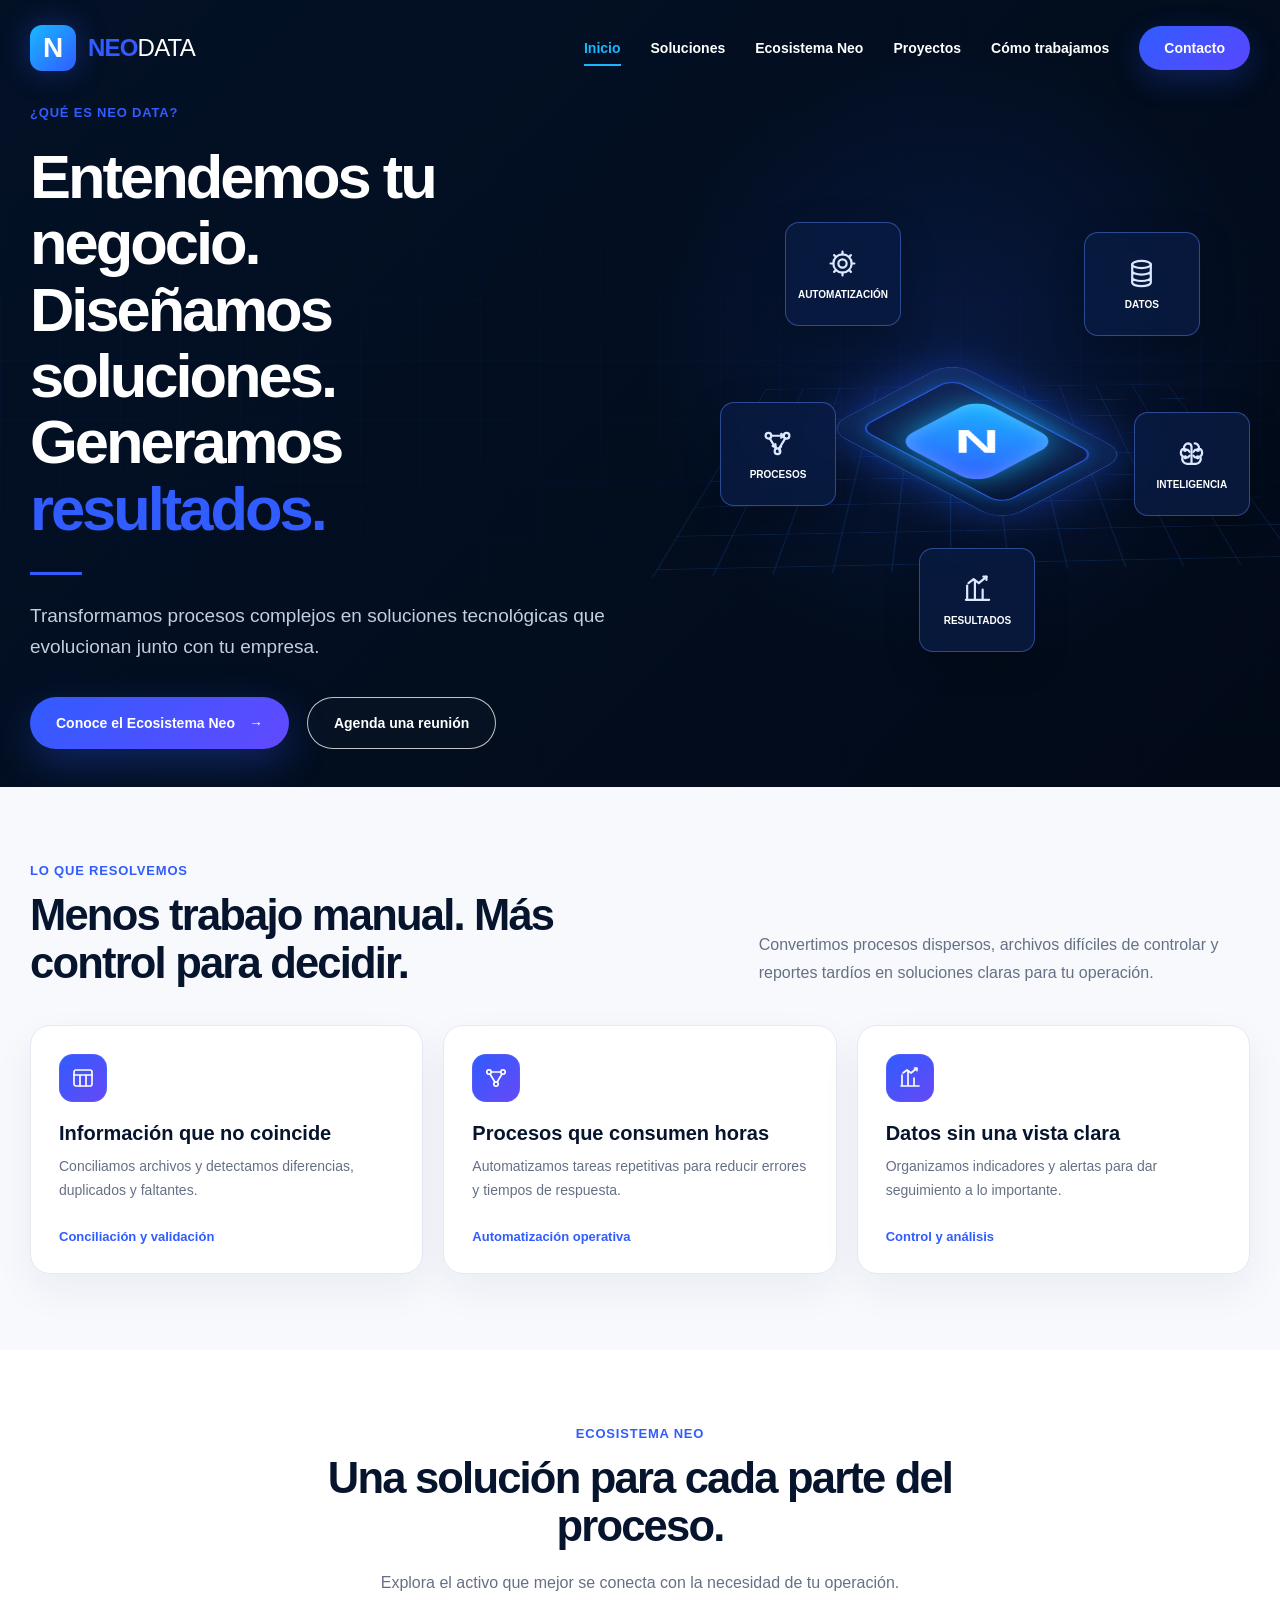
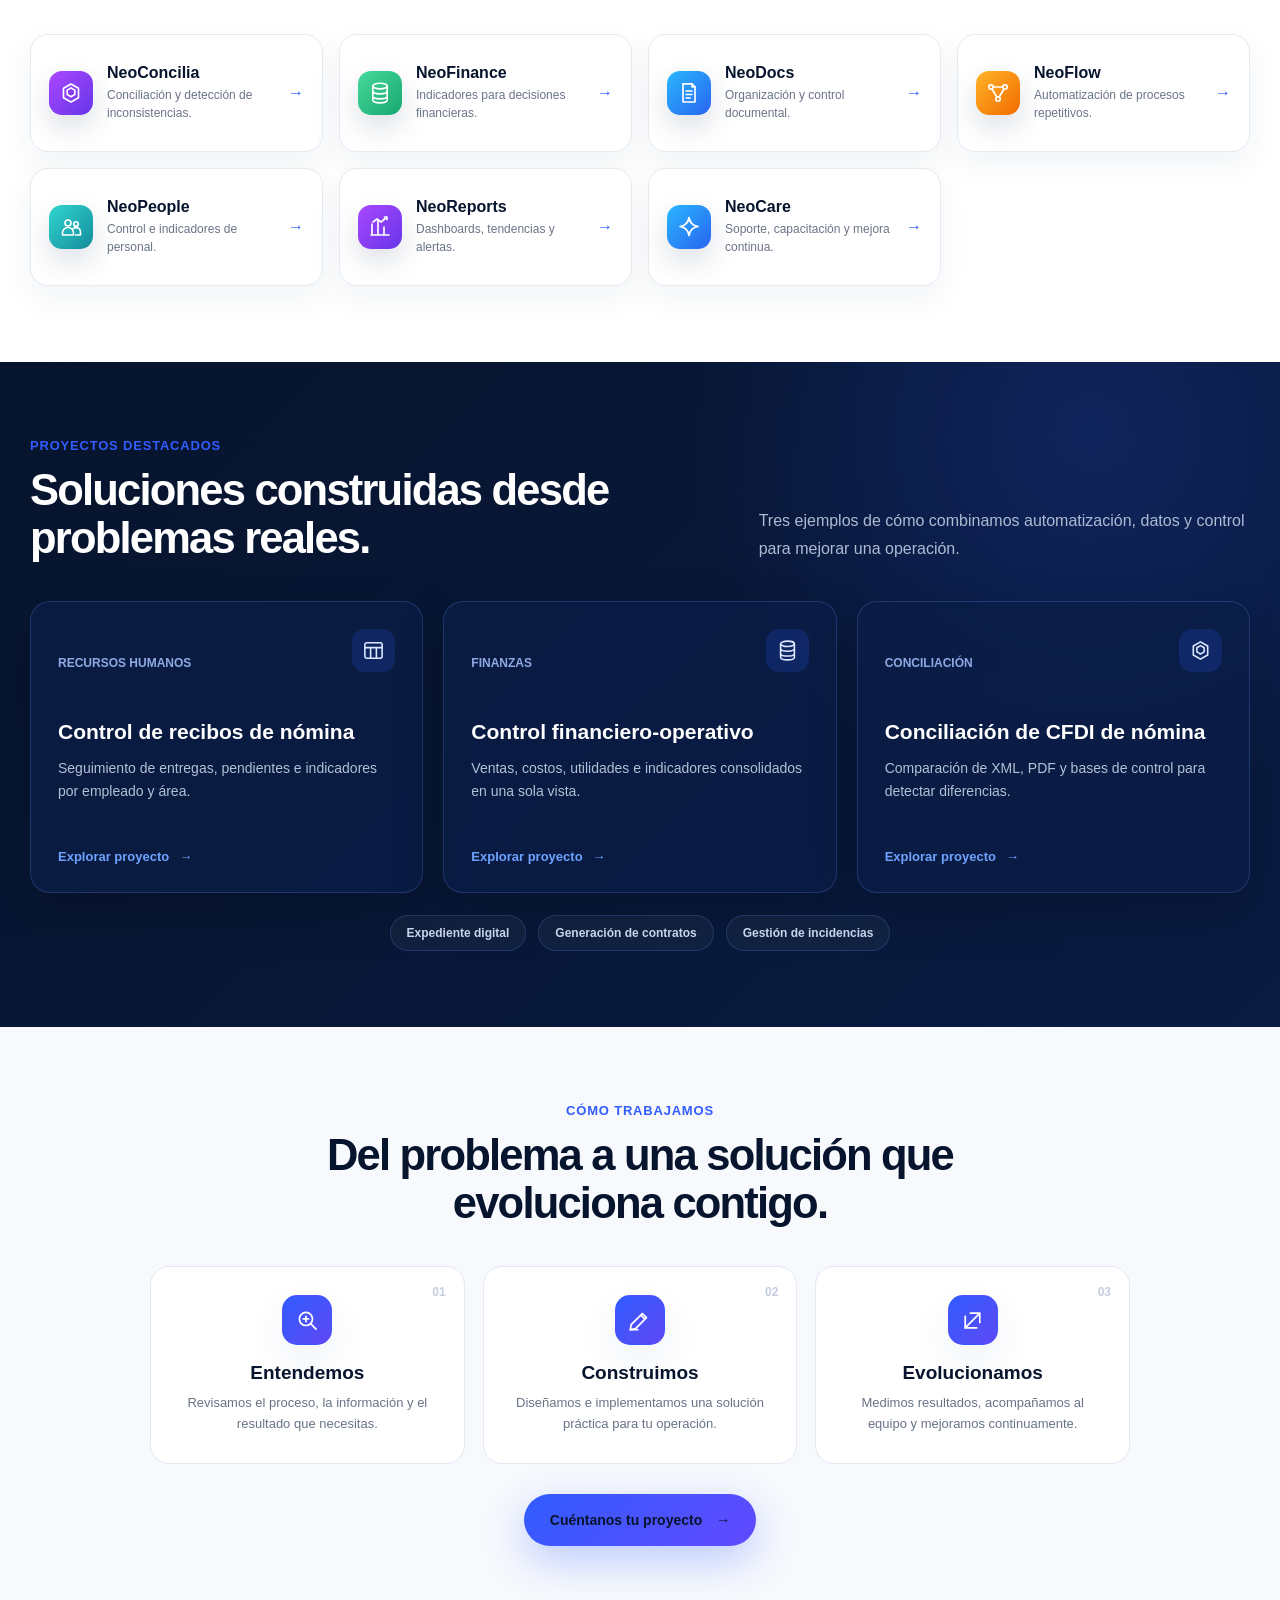
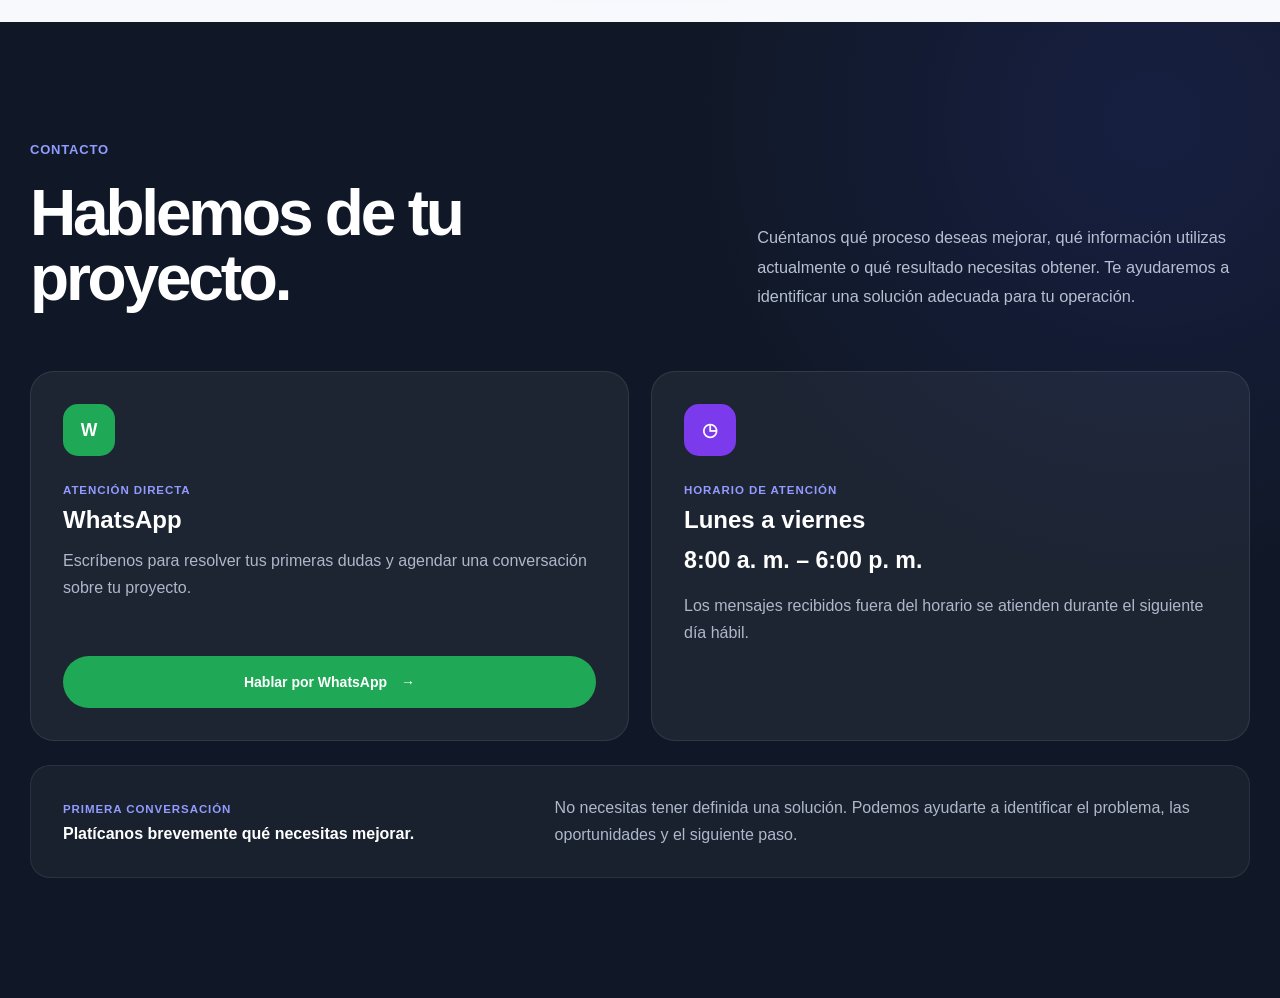
<file: index.html>
<!DOCTYPE html>
<html lang="es">
  <head>
    <meta charset="UTF-8" />
    <meta name="viewport" content="width=device-width, initial-scale=1.0" />

    <title>Neo Data | Datos, procesos y resultados</title>

    <link rel="stylesheet" href="./assets/css/styles.css" />
  </head>

  <body>
    <header class="site-header" id="site-header">
      <div class="container header-container">
        <a href="#" class="brand">
          <span class="brand-symbol">N</span>

          <span class="brand-text">
            <strong>NEO</strong>DATA
          </span>
        </a>

        <button
          class="menu-button"
          type="button"
          aria-label="Abrir menú de navegación"
          aria-expanded="false"
        >
          ☰
        </button>

        <nav class="main-navigation" aria-label="Navegación principal">
          <a href="#inicio" class="active">Inicio</a>
          <a href="#soluciones">Soluciones</a>
          <a href="#ecosistema">Ecosistema Neo</a>
          <a href="#proyectos">Proyectos</a>
          <a href="#proceso">Cómo trabajamos</a>
          <a href="#contacto" class="navigation-button">Contacto</a>
        </nav>
      </div>
    </header>

    <main>
      <section class="hero" id="inicio">
        <div class="container hero-container">
          <div class="hero-content">
            <p class="section-label">¿Qué es Neo Data?</p>

            <h1>
              Entendemos tu negocio.<br />
              Diseñamos soluciones.<br />
              Generamos <span>resultados.</span>
            </h1>

            <div class="hero-line"></div>

            <p class="hero-description">
              Transformamos procesos complejos en soluciones tecnológicas que
              evolucionan junto con tu empresa.
            </p>

            <div class="hero-actions">
              <a href="#ecosistema" class="button button-primary">
                Conoce el Ecosistema Neo
                <span aria-hidden="true">→</span>
              </a>

              <a 
                 href="https://wa.me/523348070433?text=Hola%2C%20vi%20el%20sitio%20de%20Neo%20Data%20y%20me%20gustar%C3%ADa%20agendar%20una%20reuni%C3%B3n." 
                 class="button button-secondary"
                 target="_blank"
                 rel="noopener noreferrer"
              >
                 Agenda una reunión
              </a>
            </div>
          </div>

          <div class="hero-visual" aria-label="Ecosistema tecnológico Neo Data">
            <div class="visual-grid"></div>

            <div class="central-platform">
              <div class="central-cube">
                <span>N</span>
              </div>
            </div>

            <div class="visual-card card-automation">
              <span class="visual-icon" aria-hidden="true">
                <svg viewBox="0 0 24 24" role="img">
                  <circle cx="12" cy="12" r="3.2"></circle>
                  <path d="M12 2.8v2.1M12 19.1v2.1M2.8 12h2.1M19.1 12h2.1M5.5 5.5 7 7M17 17l1.5 1.5M18.5 5.5 17 7M7 17l-1.5 1.5"></path>
                  <circle cx="12" cy="12" r="7.1"></circle>
                </svg>
              </span>
              <span>Automatización</span>
            </div>

            <div class="visual-card card-data">
              <span class="visual-icon" aria-hidden="true">
                <svg viewBox="0 0 24 24" role="img">
                  <ellipse cx="12" cy="5" rx="7.2" ry="2.8"></ellipse>
                  <path d="M4.8 5v5c0 1.6 3.2 2.8 7.2 2.8s7.2-1.2 7.2-2.8V5M4.8 10v5c0 1.6 3.2 2.8 7.2 2.8s7.2-1.2 7.2-2.8v-5M4.8 15v4c0 1.6 3.2 2.8 7.2 2.8s7.2-1.2 7.2-2.8v-4"></path>
                </svg>
              </span>
              <span>Datos</span>
            </div>

            <div class="visual-card card-process">
              <span class="visual-icon" aria-hidden="true">
                <svg viewBox="0 0 24 24" role="img">
                  <circle cx="5" cy="6" r="2.2"></circle>
                  <circle cx="19" cy="6" r="2.2"></circle>
                  <circle cx="12" cy="18" r="2.2"></circle>
                  <path d="M7.2 6h9.6M18 8l-4.7 7.8M10.7 15.8 6 8"></path>
                  <path d="m14.8 4.5 2 1.5-2 1.5M14.8 14.3l-1.5 1.5.3 2.1M8.2 13.9 10.7 15l-.4-2.6"></path>
                </svg>
              </span>
              <span>Procesos</span>
            </div>

            <div class="visual-card card-intelligence">
              <span class="visual-icon" aria-hidden="true">
                <svg viewBox="0 0 24 24" role="img">
                  <path d="M9.5 4.2A3.4 3.4 0 0 0 6.2 8a3.5 3.5 0 0 0-.8 6.3A3.8 3.8 0 0 0 9.2 20H12V6.7a2.8 2.8 0 0 0-2.5-2.5ZM14.5 4.2A3.4 3.4 0 0 1 17.8 8a3.5 3.5 0 0 1 .8 6.3 3.8 3.8 0 0 1-3.8 5.7H12"></path>
                  <path d="M7.2 9.2h2.1l1.2 1.5M16.8 9.2h-2.1l-1.2 1.5M7.4 15h2l1.1-1.4M16.6 15h-2l-1.1-1.4"></path>
                  <circle cx="7" cy="9.2" r=".7"></circle>
                  <circle cx="17" cy="9.2" r=".7"></circle>
                  <circle cx="7.2" cy="15" r=".7"></circle>
                  <circle cx="16.8" cy="15" r=".7"></circle>
                </svg>
              </span>
              <span>Inteligencia</span>
            </div>

            <div class="visual-card card-results">
              <span class="visual-icon" aria-hidden="true">
                <svg viewBox="0 0 24 24" role="img">
                  <path d="M4 20V9M10 20V5M16 20v-8M3 20h18"></path>
                  <path d="m5 7 4-3 4 3 6-5"></path>
                  <path d="m16.5 2 2.5.1-.1 2.5"></path>
                </svg>
              </span>
              <span>Resultados</span>
            </div>
          </div>
        </div>
      </section>

      <section class="compact-solutions" id="soluciones">
        <div class="container">
          <div class="compact-heading">
            <div>
              <p class="section-label">Lo que resolvemos</p>
              <h2>Menos trabajo manual. Más control para decidir.</h2>
            </div>
            <p>
              Convertimos procesos dispersos, archivos difíciles de controlar y
              reportes tardíos en soluciones claras para tu operación.
            </p>
          </div>

          <div class="compact-solutions-grid">
            <article class="compact-solution-card">
              <div class="problem-icon" aria-hidden="true">▦</div>
              <h3>Información que no coincide</h3>
              <p>Conciliamos archivos y detectamos diferencias, duplicados y faltantes.</p>
              <strong>Conciliación y validación</strong>
            </article>

            <article class="compact-solution-card">
              <div class="problem-icon" aria-hidden="true">⌘</div>
              <h3>Procesos que consumen horas</h3>
              <p>Automatizamos tareas repetitivas para reducir errores y tiempos de respuesta.</p>
              <strong>Automatización operativa</strong>
            </article>

            <article class="compact-solution-card">
              <div class="problem-icon" aria-hidden="true">⌁</div>
              <h3>Datos sin una vista clara</h3>
              <p>Organizamos indicadores y alertas para dar seguimiento a lo importante.</p>
              <strong>Control y análisis</strong>
            </article>
          </div>
        </div>
      </section>

      <section class="compact-ecosystem" id="ecosistema">
        <div class="container">
          <div class="section-heading compact-centered-heading">
            <p class="section-label">Ecosistema Neo</p>
            <h2>Una solución para cada parte del proceso.</h2>
            <p class="section-description">
              Explora el activo que mejor se conecta con la necesidad de tu operación.
            </p>
          </div>

          <div class="compact-assets-grid">
            <a href="./pages/neoconcilia.html" class="compact-asset-card">
              <div class="asset-icon asset-icon-purple">⌬</div>
              <div><h3>NeoConcilia</h3><p>Conciliación y detección de inconsistencias.</p></div>
              <span>→</span>
            </a>

            <a href="./pages/neofinance.html" class="compact-asset-card">
              <div class="asset-icon asset-icon-green">▥</div>
              <div><h3>NeoFinance</h3><p>Indicadores para decisiones financieras.</p></div>
              <span>→</span>
            </a>

            <a href="./pages/neodocs.html" class="compact-asset-card">
              <div class="asset-icon asset-icon-blue">▤</div>
              <div><h3>NeoDocs</h3><p>Organización y control documental.</p></div>
              <span>→</span>
            </a>

            <a href="./pages/neoflow.html" class="compact-asset-card">
              <div class="asset-icon asset-icon-orange">⌘</div>
              <div><h3>NeoFlow</h3><p>Automatización de procesos repetitivos.</p></div>
              <span>→</span>
            </a>

            <a href="./pages/neopeople.html" class="compact-asset-card">
              <div class="asset-icon asset-icon-teal">👥</div>
              <div><h3>NeoPeople</h3><p>Control e indicadores de personal.</p></div>
              <span>→</span>
            </a>

            <a href="./pages/neoreports.html" class="compact-asset-card">
              <div class="asset-icon asset-icon-purple">⌁</div>
              <div><h3>NeoReports</h3><p>Dashboards, tendencias y alertas.</p></div>
              <span>→</span>
            </a>

            <a href="./pages/neocare.html" class="compact-asset-card">
              <div class="asset-icon asset-icon-blue">✦</div>
              <div><h3>NeoCare</h3><p>Soporte, capacitación y mejora continua.</p></div>
              <span>→</span>
            </a>
          </div>
        </div>
      </section>

      <section class="compact-projects" id="proyectos">
        <div class="container">
          <div class="compact-heading compact-heading-light">
            <div>
              <p class="section-label">Proyectos destacados</p>
              <h2>Soluciones construidas desde problemas reales.</h2>
            </div>
            <p>
              Tres ejemplos de cómo combinamos automatización, datos y control para
              mejorar una operación.
            </p>
          </div>

          <div class="compact-projects-grid">
            <article class="compact-project-card">
              <div class="compact-project-top">
                <span>Recursos Humanos</span>
                <div class="project-icon" aria-hidden="true">▦</div>
              </div>
              <h3>Control de recibos de nómina</h3>
              <p>Seguimiento de entregas, pendientes e indicadores por empleado y área.</p>
              <a href="./proyectos/control-recibos.html">Explorar proyecto <span>→</span></a>
            </article>

            <article class="compact-project-card">
              <div class="compact-project-top">
                <span>Finanzas</span>
                <div class="project-icon" aria-hidden="true">▥</div>
              </div>
              <h3>Control financiero-operativo</h3>
              <p>Ventas, costos, utilidades e indicadores consolidados en una sola vista.</p>
              <a href="./proyectos/control-financiero.html">Explorar proyecto <span>→</span></a>
            </article>

            <article class="compact-project-card">
              <div class="compact-project-top">
                <span>Conciliación</span>
                <div class="project-icon" aria-hidden="true">⌬</div>
              </div>
              <h3>Conciliación de CFDI de nómina</h3>
              <p>Comparación de XML, PDF y bases de control para detectar diferencias.</p>
              <a href="./proyectos/conciliacion.html">Explorar proyecto <span>→</span></a>
            </article>
          </div>

          <div class="compact-project-links">
            <a href="./proyectos/expediente-digital.html">Expediente digital</a>
            <a href="./proyectos/contratos.html">Generación de contratos</a>
            <a href="./proyectos/incidencias.html">Gestión de incidencias</a>
          </div>
        </div>
      </section>

      <section class="compact-process" id="proceso">
        <div class="container">
          <div class="section-heading compact-centered-heading">
            <p class="section-label">Cómo trabajamos</p>
            <h2>Del problema a una solución que evoluciona contigo.</h2>
          </div>

          <div class="compact-process-grid">
            <article>
              <span>01</span>
              <div class="step-icon">⌕</div>
              <h3>Entendemos</h3>
              <p>Revisamos el proceso, la información y el resultado que necesitas.</p>
            </article>
            <article>
              <span>02</span>
              <div class="step-icon">✎</div>
              <h3>Construimos</h3>
              <p>Diseñamos e implementamos una solución práctica para tu operación.</p>
            </article>
            <article>
              <span>03</span>
              <div class="step-icon">↗</div>
              <h3>Evolucionamos</h3>
              <p>Medimos resultados, acompañamos al equipo y mejoramos continuamente.</p>
            </article>
          </div>

          <div class="compact-process-action">
            <a href="#contacto" class="button button-primary">Cuéntanos tu proyecto <span>→</span></a>
          </div>
        </div>
      </section>

      <section class="approach-section" id="neo-data-legacy" hidden>
        <div class="container">
          <div class="section-heading">
            <p class="section-label">Nuestro enfoque</p>

            <h2>Un proceso claro. Resultados reales.</h2>

            <div class="heading-line"></div>
          </div>

          <div class="approach-grid">
            <article class="approach-step">
              <div class="step-icon">👥</div>

              <h3>
                <span>1.</span>
                Entendemos<br />
                tu negocio
              </h3>

              <p>
                Escuchamos, comprendemos tus objetivos y analizamos tu operación
                actual.
              </p>
            </article>

            <div class="step-arrow" aria-hidden="true">›</div>

            <article class="approach-step">
              <div class="step-icon">⌕</div>

              <h3>
                <span>2.</span>
                Analizamos<br />
                procesos
              </h3>

              <p>
                Detectamos oportunidades de mejora, riesgos y tareas que generan
                ineficiencia.
              </p>
            </article>

            <div class="step-arrow" aria-hidden="true">›</div>

            <article class="approach-step">
              <div class="step-icon">✎</div>

              <h3>
                <span>3.</span>
                Diseñamos<br />
                la solución
              </h3>

              <p>
                Creamos la estrategia y seleccionamos la mejor solución para tu caso.
              </p>
            </article>

            <div class="step-arrow" aria-hidden="true">›</div>

            <article class="approach-step">
              <div class="step-icon">&lt;/&gt;</div>

              <h3>
                <span>4.</span>
                Implementamos<br />
                tecnología
              </h3>

              <p>
                Desarrollamos, configuramos e integramos la solución con tu operación.
              </p>
            </article>

            <div class="step-arrow" aria-hidden="true">›</div>

            <article class="approach-step">
              <div class="step-icon">↗</div>

              <h3>
                <span>5.</span>
                Evolucionamos<br />
                contigo
              </h3>

              <p>
                Acompañamos, optimizamos y mejoramos continuamente para generar más
                valor.
              </p>
            </article>
          </div>
        </div>
      </section>


      <section class="ecosystem-section" id="ecosistema-legacy" hidden>
        <div class="container">
          <div class="section-heading">
            <p class="section-label">Ecosistema Neo</p>

            <h2>Soluciones que evolucionan contigo.</h2>

            <p class="section-description">
              Cada Activo Neo nace para resolver un problema real, adaptarse a nuevas
              necesidades y fortalecerse con cada implementación.
            </p>
          </div>

          <div class="assets-grid">
            <article class="asset-card">
              <div class="asset-icon asset-icon-purple" aria-hidden="true">
                <svg viewBox="0 0 24 24">
                  <path d="M12 3 4.5 7.3v9.4L12 21l7.5-4.3V7.3L12 3Z"></path>
                  <path d="m8.2 9.1 3.8-2.2 3.8 2.2v4.4L12 15.7l-3.8-2.2V9.1Z"></path>
                  <path d="M12 15.7V21M15.8 13.5l3.7 2.1M8.2 13.5l-3.7 2.1"></path>
                </svg>
              </div>

              <h3>NeoConcilia</h3>

              <p>
                Conciliación inteligente de información crítica y detección automática
                de inconsistencias.
              </p>

              <span class="asset-status status-available">Disponible</span>

              <a href="./pages/neoconcilia.html" class="asset-link">
                Conocer más
                <span aria-hidden="true">→</span>
              </a>
            </article>

            <article class="asset-card">
              <div class="asset-icon asset-icon-green" aria-hidden="true">
                <svg viewBox="0 0 24 24">
                  <path d="M4 19V9M9.3 19V5M14.7 19v-7M20 19V3M2.5 19.5h19"></path>
                  <path d="m4 6 5.3-3 5.4 4L20 2"></path>
                </svg>
              </div>

              <h3>NeoFinance</h3>

              <p>
                Indicadores financieros y análisis para fortalecer la toma de
                decisiones.
              </p>

              <span class="asset-status status-available">Disponible</span>

              <a href="./pages/neofinance.html" class="asset-link">
                Conocer más
                <span aria-hidden="true">→</span>
              </a>
            </article>

            <article class="asset-card">
              <div class="asset-icon asset-icon-blue" aria-hidden="true">
                <svg viewBox="0 0 24 24">
                  <path d="M6 2.8h9l3 3V21H6V2.8Z"></path>
                  <path d="M15 2.8V6h3M9 10h6M9 13.5h6M9 17h4.2"></path>
                </svg>
              </div>

              <h3>NeoDocs</h3>

              <p>
                Gestión documental automatizada, clasificación y control inteligente
                de archivos.
              </p>

              <span class="asset-status status-evolution">Disponible</span>

              <a href="./pages/neodocs.html" class="asset-link">
                Conocer más
                <span aria-hidden="true">→</span>
              </a>
            </article>

            <article class="asset-card">
              <div class="asset-icon asset-icon-orange" aria-hidden="true">
                <svg viewBox="0 0 24 24">
                  <circle cx="5" cy="6" r="2.2"></circle>
                  <circle cx="19" cy="6" r="2.2"></circle>
                  <circle cx="12" cy="18" r="2.2"></circle>
                  <path d="M7.2 6h9.6M18 8l-4.7 7.8M10.7 15.8 6 8"></path>
                  <path d="m14.8 4.5 2 1.5-2 1.5"></path>
                </svg>
              </div>

              <h3>NeoFlow</h3>

              <p>
                Automatización de procesos repetitivos e integración de herramientas
                operativas.
              </p>

              <span class="asset-status status-development">Disponible</span>

              <a href="./pages/neoflow.html" class="asset-link">
                Conocer más
                <span aria-hidden="true">→</span>
              </a>
            </article>

            <article class="asset-card">
              <div class="asset-icon asset-icon-teal" aria-hidden="true">
                <svg viewBox="0 0 24 24">
                  <circle cx="9" cy="8" r="3"></circle>
                  <circle cx="17" cy="9" r="2.3"></circle>
                  <path d="M3.5 20v-2.2c0-3 2.4-5.3 5.5-5.3s5.5 2.3 5.5 5.3V20h-11ZM14.3 13.4c.8-.5 1.7-.8 2.7-.8 2.5 0 4.5 1.9 4.5 4.3V20h-4.8"></path>
                </svg>
              </div>

              <h3>NeoPeople</h3>

              <p>
                Indicadores de personal, asistencia, incidencias y control documental
                desde una sola vista.
              </p>

              <span class="asset-status status-available">Disponible</span>

              <a href="./pages/neopeople.html" class="asset-link">
                Conocer más
                <span aria-hidden="true">→</span>
              </a>
            </article>

            <article class="asset-card">
              <div class="asset-icon asset-icon-purple" aria-hidden="true">
                <svg viewBox="0 0 24 24">
                  <path d="M4 20V9M10 20V5M16 20v-8M3 20h18"></path>
                  <path d="m5 7 4-3 4 3 6-5"></path>
                  <path d="m16.5 2 2.5.1-.1 2.5"></path>
                </svg>
              </div>

              <h3>NeoReports</h3>

              <p>
                Dashboards ejecutivos, tendencias y alertas para convertir información
                dispersa en decisiones claras.
              </p>

              <span class="asset-status status-available">Disponible</span>

              <a href="./pages/neoreports.html" class="asset-link">
                Conocer más
                <span aria-hidden="true">→</span>
              </a>
            </article>

            <article class="asset-card">
              <div class="asset-icon asset-icon-blue" aria-hidden="true">
                <svg viewBox="0 0 24 24">
                  <path d="M12 3a7.5 7.5 0 1 0 7.5 7.5"></path>
                  <path d="m8.7 10.8 2.1 2.1 4.5-5"></path>
                  <path d="M18.5 2.5v4M16.5 4.5h4"></path>
                  <path d="M17.8 14.8 21 18l-3 3-3.2-3.2"></path>
                </svg>
              </div>

              <h3>NeoCare</h3>

              <p>
                Soporte, mantenimiento, capacitación y mejora continua para las
                soluciones implementadas.
              </p>

              <span class="asset-status status-available">Disponible</span>

              <a href="./pages/neocare.html" class="asset-link">
                Conocer más
                <span aria-hidden="true">→</span>
              </a>
            </article>
          </div>

          <div class="ecosystem-action">
            <a href="#contacto" class="button button-outline-dark">
              Encontrar la solucion adecuada para tu operación
              <span aria-hidden="true">→</span>
            </a>
          </div>
        </div>
      </section>

      <section class="problems-section" id="soluciones-legacy" hidden>
        <div class="container">
          <div class="problems-heading">
            <div>
              <p class="section-label">Problemas que resolvemos</p>

              <h2>
                Retos cotidianos que pueden convertirse en mejores procesos.
              </h2>
            </div>

            <p class="problems-introduction">
              No comenzamos hablando de herramientas. Primero entendemos qué está
              frenando tu operación y después diseñamos la solución adecuada.
            </p>
          </div>

          <div class="problems-grid">
            <article class="problem-card">
              <div class="problem-number">01</div>

              <div class="problem-icon" aria-hidden="true">▦</div>

              <h3>Comparaciones manuales que consumen horas</h3>

              <p>
                Tu equipo revisa archivos, cruza bases y busca diferencias de manera
                manual.
              </p>

              <div class="problem-solution">
                <span>Solución relacionada</span>
                <strong>NeoConcilia</strong>
              </div>
            </article>

            <article class="problem-card">
              <div class="problem-number">02</div>

              <div class="problem-icon" aria-hidden="true">◫</div>

              <h3>Información dispersa y difícil de consultar</h3>

              <p>
                Los documentos están distribuidos entre carpetas, correos, equipos y
                diferentes versiones.
              </p>

              <div class="problem-solution">
                <span>Solución relacionada</span>
                <strong>NeoDocs</strong>
              </div>
            </article>

            <article class="problem-card">
              <div class="problem-number">03</div>

              <div class="problem-icon" aria-hidden="true">⌁</div>

              <h3>Datos que no coinciden entre distintas fuentes</h3>

              <p>
                Los nombres, identificadores y formatos cambian, dificultando la
                integración de información.
              </p>

              <div class="problem-solution">
                <span>Solución relacionada</span>
                <strong>NeoConcilia</strong>
              </div>
            </article>

            <article class="problem-card">
              <div class="problem-number">04</div>

              <div class="problem-icon" aria-hidden="true">↻</div>

              <h3>Procesos repetitivos que dependen de una persona</h3>

              <p>
                Existen tareas operativas que se repiten diariamente y generan
                retrasos o errores.
              </p>

              <div class="problem-solution">
                <span>Solución relacionada</span>
                <strong>NeoFlow</strong>
              </div>
            </article>

            <article class="problem-card">
              <div class="problem-number">05</div>

              <div class="problem-icon" aria-hidden="true">▥</div>

              <h3>Indicadores que llegan cuando ya es demasiado tarde</h3>

              <p>
                La información existe, pero convertirla en reportes útiles requiere
                demasiado tiempo.
              </p>

              <div class="problem-solution">
                <span>Solución relacionada</span>
                <strong>NeoFinance</strong>
              </div>
            </article>

            <article class="problem-card problem-card-highlight">
              <div class="problem-number">06</div>

              <div class="problem-icon" aria-hidden="true">✦</div>

              <h3>Sabes que algo puede mejorar, pero no por dónde comenzar</h3>

              <p>
                Analizamos tu operación para identificar oportunidades y construir una
                ruta clara de transformación.
              </p>

              <div class="problem-solution">
                <span>Primer paso</span>
                <strong>Diagnóstico Neo</strong>
              </div>
            </article>
          </div>

          <div class="problems-message">
            <div class="problems-message-icon" aria-hidden="true">N</div>

            <div>
              <span>¿Te identificas con alguno de estos retos?</span>

              <h3>No necesitas conocer la solución. Podemos encontrarla contigo.</h3>
            </div>

            <a href="#contacto" class="button button-primary">
              Hablemos de tu operación
              <span aria-hidden="true">→</span>
            </a>
          </div>
        </div>
      </section>

      <section class="use-cases-section" id="casos-legacy" hidden>
        <div class="container">
          <div class="section-heading">
            <p class="section-label">Casos de uso</p>

            <h2>Soluciones aplicadas a distintas áreas del negocio.</h2>

            <p class="section-description">
              Adaptamos el Ecosistema Neo a la realidad de cada organización, proceso
              y equipo de trabajo.
            </p>
          </div>

          <div class="use-cases-layout">
            <div class="use-cases-tabs" role="tablist" aria-label="Áreas de aplicación">
              <button
                class="use-case-tab active"
                type="button"
                role="tab"
                aria-selected="true"
                data-case="rh"
              >
                <span class="tab-number">01</span>

                <span>
                  <strong>Recursos Humanos</strong>
                  <small>Control, incidencias y expedientes</small>
                </span>
              </button>

              <button
                class="use-case-tab"
                type="button"
                role="tab"
                aria-selected="false"
                data-case="finanzas"
              >
                <span class="tab-number">02</span>

                <span>
                  <strong>Finanzas</strong>
                  <small>Conciliación y análisis</small>
                </span>
              </button>

              <button
                class="use-case-tab"
                type="button"
                role="tab"
                aria-selected="false"
                data-case="direccion"
              >
                <span class="tab-number">03</span>

                <span>
                  <strong>Dirección</strong>
                  <small>Indicadores y decisiones</small>
                </span>
              </button>

              <button
                class="use-case-tab"
                type="button"
                role="tab"
                aria-selected="false"
                data-case="administracion"
              >
                <span class="tab-number">04</span>

                <span>
                  <strong>Administración</strong>
                  <small>Procesos y documentación</small>
                </span>
              </button>
            </div>

            <div class="use-case-display">
              <article class="use-case-panel active" data-panel="rh">
                <div class="case-content">
                  <p class="case-category">Recursos Humanos</p>

                  <h3>
                    Información organizada para reducir trabajo manual y mejorar el
                    control.
                  </h3>

                  <p class="case-description">
                    Integramos bases, automatizamos validaciones y transformamos datos
                    operativos en herramientas útiles para el seguimiento del
                    personal.
                  </p>

                  <ul class="case-benefits">
                    <li>Control y análisis de incidencias.</li>
                    <li>Gestión y clasificación de expedientes.</li>
                    <li>Conciliación de nómina y comprobantes.</li>
                    <li>Indicadores de personal y asistencia.</li>
                  </ul>

                  <div class="case-assets">
                    <span>Activos relacionados</span>

                    <div>
                      <strong>NeoPeople</strong>
                      <strong>NeoDocs</strong>
                      <strong>NeoConcilia</strong>
                    </div>
                  </div>
                </div>

                <div class="case-visual" aria-hidden="true">
                  <div class="visual-window">
                    <div class="window-header">
                      <span></span>
                      <span></span>
                      <span></span>
                    </div>

                    <div class="window-content">
                      <div class="window-sidebar"></div>

                      <div class="window-main">
                        <div class="mini-heading"></div>

                        <div class="mini-statistics">
                          <div></div>
                          <div></div>
                          <div></div>
                        </div>

                        <div class="mini-chart">
                          <span style="height: 42%"></span>
                          <span style="height: 68%"></span>
                          <span style="height: 55%"></span>
                          <span style="height: 86%"></span>
                          <span style="height: 73%"></span>
                        </div>
                      </div>
                    </div>
                  </div>

                  <div class="floating-case-card">
                    <span>Validación completada</span>
                    <strong>98 registros procesados</strong>
                  </div>
                </div>
              </article>

              <article class="use-case-panel" data-panel="finanzas">
                <div class="case-content">
                  <p class="case-category">Finanzas</p>

                  <h3>
                     Datos financieros conciliados para tomar decisiones con mayor
                     confianza.
                   </h3>

                   <p class="case-description">
                     Automatizamos comparaciones, detectamos diferencias y generamos
                     reportes que permiten conocer el estado real de la operación.
                   </p>

                   <ul class="case-benefits">
                     <li>Conciliación entre archivos y sistemas.</li>
                     <li>Detección de duplicados e inconsistencias.</li>
                     <li>Reportes de ingresos, costos y rentabilidad.</li>
                     <li>Seguimiento de desviaciones financieras.</li>
                   </ul>

                   <div class="case-assets">
                     <span>Activos relacionados</span>

                     <div>
                       <strong>NeoFinance</strong>
                       <strong>NeoConcilia</strong>
                       <strong>NeoReports</strong>
                     </div>
                   </div>
                 </div>

                 <div class="case-visual case-visual-finance" aria-hidden="true">
                   <div class="visual-window">
                     <div class="window-header">
                       <span></span>
                       <span></span>
                       <span></span>
                     </div>

                     <div class="finance-content">
                       <div class="finance-total">
                         <small>Resultado del periodo</small>
                         <strong>$1,284,500</strong>
                         <span>Variación positiva</span>
                       </div>

                       <div class="finance-lines">
                         <span></span>
                         <span></span>
                         <span></span>
                       </div>
                     </div>
                   </div>

                   <div class="floating-case-card">
                     <span>Conciliación</span>
                     <strong>Sin diferencias críticas</strong>
                   </div>
                 </div>
               </article>

               <article class="use-case-panel" data-panel="direccion">
                 <div class="case-content">
                   <p class="case-category">Dirección</p>

                   <h3>
                      Indicadores claros para entender qué ocurre y decidir qué hacer.
                    </h3>

                    <p class="case-description">
                      Convertimos información operativa en una visión ejecutiva que
                      permite detectar tendencias, riesgos y oportunidades.
                    </p>

                    <ul class="case-benefits">
                      <li>Tableros ejecutivos y reportes periódicos.</li>
                      <li>Indicadores actualizados automáticamente.</li>
                      <li>Seguimiento de objetivos y resultados.</li>
                      <li>Identificación de tendencias y excepciones.</li>
                    </ul>

                    <div class="case-assets">
                      <span>Activos relacionados</span>

                      <div>
                        <strong>NeoReports</strong>
                        <strong>NeoFinance</strong>
                        <strong>NeoFlow</strong>
                      </div>
                    </div>
                  </div>

                  <div class="case-visual case-visual-direction" aria-hidden="true">
                    <div class="visual-window">
                      <div class="window-header">
                        <span></span>
                        <span></span>
                        <span></span>
                      </div>

                      <div class="direction-content">
                        <div class="direction-circle">
                          <strong>84%</strong>
                          <span>Avance</span>
                        </div>

                        <div class="direction-metrics">
                          <div></div>
                          <div></div>
                          <div></div>
                        </div>
                      </div>
                    </div>

                    <div class="floating-case-card">
                      <span>Indicadores</span>
                      <strong>Actualizados automáticamente</strong>
                    </div>
                  </div>
                </article>

                <article class="use-case-panel" data-panel="administracion">
                  <div class="case-content">
                  <p class="case-category">Administración</p>

                  <h3>
                    Procesos más ordenados, trazables y fáciles de ejecutar.
                  </h3>

                  <p class="case-description">
                    Diseñamos flujos que reducen tareas repetitivas y mantienen la
                    información disponible para las personas correctas.
                  </p>

                  <ul class="case-benefits">
                    <li>Automatización de tareas administrativas.</li>
                    <li>Control de documentos y versiones.</li>
                    <li>Seguimiento de solicitudes y estatus.</li>
                    <li>Integración de archivos y herramientas.</li>
                  </ul>

                  <div class="case-assets">
                    <span>Activos relacionados</span>

                    <div>
                      <strong>NeoFlow</strong>
                      <strong>NeoDocs</strong>
                      <strong>NeoCare</strong>
                    </div>
                  </div>
                </div>

                <div class="case-visual case-visual-admin" aria-hidden="true">
                  <div class="visual-window">
                    <div class="window-header">
                      <span></span>
                      <span></span>
                      <span></span>
                    </div>

                    <div class="admin-flow">
                      <div>Solicitud</div>
                      <span>→</span>
                      <div>Validación</div>
                      <span>→</span>
                      <div>Resultado</div>
                    </div>
                  </div>

                  <div class="floating-case-card">
                    <span>Proceso completado</span>
                    <strong>Flujo automatizado</strong>
                  </div>
                </div>
              </article>
            </div>
          </div>
        </div>
      </section>

      <section class="projects-section" id="proyectos-legacy" hidden>
        <div class="container">
          <div class="section-heading">
            <p class="section-label">Proyectos</p>

            <h2>
              Proyectos que demuestran cómo convertimos desafíos en soluciones.
            </h2>

            <p class="section-description">
              Cada proyecto representa un reto real de automatización, análisis de
              datos o transformación de procesos. Diseñamos soluciones prácticas que
              mejoran el control, reducen trabajo manual y convierten información en
              decisiones más claras.
            </p>
          </div>

          <div class="projects-grid">
            <article class="project-card">
              <div class="project-card-header">
                <span class="project-category">Recursos Humanos</span>
                <span class="project-number">01</span>
              </div>

              <div class="project-icon" aria-hidden="true">▦</div>

              <h3>
                Sistema Inteligente de Control de Recibos de Nómina
              </h3>

              <p>
                Consolidación de recibos, listados e indicadores para identificar
                faltantes, medir avances y dar seguimiento por empleado y área.
              </p>

              <div class="project-assets">
                <span>Activos Neo</span>

                <div>
                  <strong>NeoPeople</strong>
                  <strong>NeoReports</strong>
                  <strong>NeoFlow</strong>
                </div>
              </div>

              <a
                href="./proyectos/control-recibos.html"
                class="project-link"
              >
                Explorar proyecto
                <span aria-hidden="true">→</span>
              </a>
            </article>

            <article class="project-card">
              <div class="project-card-header">
                <span class="project-category">Finanzas</span>
                <span class="project-number">02</span>
              </div>

              <div class="project-icon" aria-hidden="true">▥</div>

              <h3>Control Financiero–Operativo</h3>

              <p>
                Plantilla desarrollada en Google Sheets para registrar ventas,
                costos, utilidades e indicadores mensuales y anuales desde una sola
                vista.
              </p>

              <div class="project-assets">
                <span>Activos Neo</span>

                <div>
                  <strong>NeoFinance</strong>
                  <strong>NeoReports</strong>
                </div>
              </div>

              <a
                href="./proyectos/control-financiero.html"
                class="project-link"
              >
                Explorar proyecto
                <span aria-hidden="true">→</span>
              </a>
            </article>

            <article class="project-card">
              <div class="project-card-header">
                <span class="project-category">Conciliación</span>
                <span class="project-number">03</span>
              </div>

              <div class="project-icon" aria-hidden="true">⌬</div>

              <h3>Conciliación Inteligente de CFDI de Nómina</h3>

              <p>
                Automatización de la comparación entre archivos XML, PDF y bases de
                control para detectar diferencias, duplicados y comprobantes
                pendientes.
              </p>

              <div class="project-assets">
                <span>Activos Neo</span>

                <div>
                  <strong>NeoConcilia</strong>
                  <strong>NeoFlow</strong>
                  <strong>NeoReports</strong>
                </div>
              </div>

              <a
                href="./proyectos/conciliacion.html"
                class="project-link"
              >
                Explorar proyecto
                <span aria-hidden="true">→</span>
              </a>
            </article>

            <article class="project-card">
              <div class="project-card-header">
                <span class="project-category">Gestión documental</span>
                <span class="project-number">04</span>
              </div>

              <div class="project-icon" aria-hidden="true">▤</div>

              <h3>Expediente Digital Inteligente</h3>

              <p>
                Clasificación, renombrado y organización automática de documentos
                para facilitar búsquedas, detectar faltantes y mantener expedientes
                estandarizados.
              </p>

              <div class="project-assets">
                <span>Activos Neo</span>

                <div>
                  <strong>NeoDocs</strong>
                  <strong>NeoFlow</strong>
                </div>
              </div>

              <a
                href="./proyectos/expediente-digital.html"
                class="project-link"
              >
                Explorar proyecto
                <span aria-hidden="true">→</span>
              </a>
            </article>

            <article class="project-card">
              <div class="project-card-header">
                <span class="project-category">Automatización</span>
                <span class="project-number">05</span>
              </div>

              <div class="project-icon" aria-hidden="true">⌘</div>

              <h3>Sistema Inteligente de Generación de Contratos</h3>

              <p>
                Automatización de contratos laborales mediante plantillas, bases de
                datos y generación organizada de archivos por periodo y área.
              </p>

              <div class="project-assets">
                <span>Activos Neo</span>

                <div>
                  <strong>NeoFlow</strong>
                  <strong>NeoDocs</strong>
                  <strong>NeoPeople</strong>
                </div>
              </div>

              <a
                href="./proyectos/contratos.html"
                class="project-link"
              >
                Explorar proyecto
                <span aria-hidden="true">→</span>
              </a>
            </article>

            <article class="project-card project-card-featured">
              <div class="project-card-header">
                <span class="project-category">Recursos Humanos</span>
                <span class="project-number">06</span>
              </div>

              <div class="project-icon" aria-hidden="true">👥</div>

              <h3>Control y Análisis de Personal</h3>

              <p>
                Integración de bases, clasificación de personal e indicadores para
                conocer avances, excepciones, incidencias y necesidades de atención.
              </p>

              <div class="project-assets">
                <span>Activos Neo</span>

                <div>
                  <strong>NeoPeople</strong>
                  <strong>NeoReports</strong>
                </div>
              </div>

              <a
                href="./proyectos/incidencias.html"
                class="project-link"
              >
                Explorar proyecto
                <span aria-hidden="true">→</span>
              </a>
            </article>
          </div>

          <div class="projects-action">
            <a href="#contacto" class="button button-primary">
              Hablemos de tu proyecto
              <span aria-hidden="true">→</span>
            </a>
          </div>
        </div>
      </section>

      <section class="why-section" id="por-que-neo-legacy" hidden>
        <div class="container">
          <div class="why-heading">
            <div>
              <p class="section-label">¿Por qué Neo Data?</p>

              <h2>
                Tecnología con propósito.
              </h2>
            </div>

            <p>
              Combinamos análisis, diseño de procesos y desarrollo tecnológico para
              construir soluciones que generan valor desde la operación.
            </p>
          </div>

          <div class="why-grid">
            <article class="why-card why-card-large">
              <span class="why-number">01</span>

              <div class="why-icon" aria-hidden="true">◎</div>

              <h3>Pensamos antes de programar.</h3>

              <p>
                Antes de elegir una herramienta, entendemos el problema, las personas,
                los datos y el proceso completo.
              </p>

              <div class="why-detail">
                <span>Primero</span>
                <strong>Negocio y estrategia</strong>
              </div>
            </article>

            <article class="why-card">
              <span class="why-number">02</span>

              <div class="why-icon" aria-hidden="true">↗</div>

              <h3>Cada proyecto mejora el siguiente.</h3>

              <p>
                Documentamos el conocimiento y transformamos cada implementación en
                una nueva capacidad para el Ecosistema Neo.
              </p>
            </article>

            <article class="why-card">
              <span class="why-number">03</span>

              <div class="why-icon" aria-hidden="true">⬡</div>

              <h3>Creamos activos tecnológicos.</h3>

              <p>
                No desarrollamos soluciones desechables. Construimos herramientas
                reutilizables, adaptables y en evolución constante.
              </p>
            </article>

            <article class="why-card">
              <span class="why-number">04</span>

              <div class="why-icon" aria-hidden="true">∞</div>

              <h3>Acompañamos después de implementar.</h3>

              <p>
                La entrega no representa el final. Medimos, ajustamos y fortalecemos
                la solución conforme cambia tu operación.
              </p>
            </article>

            <article class="why-card why-card-accent">
              <span class="why-number">05</span>

              <div class="why-icon" aria-hidden="true">✦</div>

              <h3>La tecnología debe generar resultados.</h3>

              <p>
                Automatizar por automatizar no es suficiente. Toda solución debe
                mejorar el control, reducir esfuerzo o facilitar decisiones.
              </p>

              <div class="why-statement">
                <span>Principio Neo</span>
                <strong>Tecnología con propósito.</strong>
              </div>
            </article>
          </div>
        </div>
      </section>

      <section class="collaboration-section" id="proceso-legacy" hidden>
        <div class="container">
          <div class="collaboration-heading">
            <div>
              <p class="section-label">¿Cómo trabajamos contigo?</p>

              <h2>
                Un proceso claro para convertir una necesidad en una solución que
                evoluciona.
              </h2>
            </div>

            <p>
              No necesitas llegar con una especificación técnica. Comenzamos
              entendiendo tu operación y construimos contigo una ruta de trabajo
              realista.
            </p>
          </div>

          <div class="collaboration-process">
            <article class="process-step">
              <div class="process-marker">
                <span>01</span>
              </div>

              <div class="process-content">
                <p class="process-label">Primer contacto</p>

                <h3>Nos conocemos.</h3>

                <p>
                  Conversamos sobre tu organización, tus objetivos y el reto que
                  deseas resolver.
                </p>
              </div>
            </article>

            <article class="process-step">
              <div class="process-marker">
                <span>02</span>
              </div>

              <div class="process-content">
                <p class="process-label">Diagnóstico</p>

                <h3>Entendemos tu operación.</h3>

                <p>
                  Revisamos procesos, fuentes de información, herramientas,
                  responsables y puntos críticos.
                </p>
              </div>
            </article>

            <article class="process-step">
              <div class="process-marker">
                <span>03</span>
              </div>

              <div class="process-content">
                <p class="process-label">Diseño</p>

                <h3>Construimos una propuesta.</h3>

                <p>
                  Definimos el alcance, la solución, los entregables y una ruta de
                  implementación.
                </p>
              </div>
            </article>

            <article class="process-step">
              <div class="process-marker">
                <span>04</span>
              </div>

              <div class="process-content">
                <p class="process-label">Implementación</p>

                <h3>Convertimos la propuesta en una herramienta.</h3>

                <p>
                  Desarrollamos, probamos e integramos la solución dentro de tu forma
                  de trabajo.
                </p>
              </div>
            </article>

            <article class="process-step">
              <div class="process-marker">
                <span>05</span>
              </div>

              <div class="process-content">
                <p class="process-label">Evolución</p>

                <h3>Medimos, ajustamos y mejoramos.</h3>

                <p>
                  Acompañamos la operación para fortalecer la solución conforme
                  cambian tus necesidades.
                </p>
              </div>
            </article>
          </div>

          <div class="collaboration-summary">
            <div class="summary-symbol" aria-hidden="true">N</div>

            <div>
              <span>Modelo Neo Data</span>

              <strong>
                Cliente → Proyecto → Solución → Activo Neo → Nueva versión
              </strong>
            </div>

            <p>
              Cada implementación genera conocimiento reutilizable y fortalece el
              Ecosistema Neo.
            </p>
          </div>
        </div>
      </section>
      
      
      <!-- =====================================================
      CONTACTO
      ====================================================== -->

      <section class="contact-section" id="contacto">
          <div class="container">

              <div class="contact-heading">
                  <div>
                      <p class="section-label">Contacto</p>

                      <h2>
                          Hablemos de tu proyecto.
                      </h2>
                  </div>

                  <p class="contact-introduction">
                      Cuéntanos qué proceso deseas mejorar, qué información utilizas
                      actualmente o qué resultado necesitas obtener. Te ayudaremos a
                      identificar una solución adecuada para tu operación.
                  </p>
              </div>

              <div class="contact-grid">

                  <!-- WhatsApp -->

                  <article class="contact-card contact-card--whatsapp">
                      <div class="contact-card__icon" aria-hidden="true">
                          W
                      </div>

                      <span class="contact-card__label">
                          Atención directa
                      </span>

                      <h3>WhatsApp</h3>

                      <p>
                          Escríbenos para resolver tus primeras dudas y agendar una
                          conversación sobre tu proyecto.
                      </p>

                      <a
                          href="https://wa.me/523348070433"
                          class="button contact-button contact-button--whatsapp"
                          target="_blank"
                          rel="noopener noreferrer"
                      >
                          Hablar por WhatsApp
                          <span aria-hidden="true">→</span>
                      </a>
                  </article>


                  <!-- Correo -->

                  <!-------------------------
                  <article class="contact-card contact-card--email">
                      <div class="contact-card__icon" aria-hidden="true">
                          @
                      </div>

                      <span class="contact-card__label">
                          Información detallada
                      </span>

                      <h3>Correo electrónico</h3>

                      <p>
                          Comparte los detalles de tu proyecto y recibe seguimiento
                          formal por escrito.
                      </p>

                      <a
                          href="mailto:contacto.neodata@gmail.com"
                          class="button contact-button contact-button--email"
                      >
                          Enviar correo
                          <span aria-hidden="true">→</span>
                      </a>
                  </article>

                -->


                  <!-- Horario -->

                  <article class="contact-card contact-card--schedule">
                      <div class="contact-card__icon" aria-hidden="true">
                          ◷
                      </div>

                      <span class="contact-card__label">
                          Horario de atención
                      </span>

                      <h3>Lunes a viernes</h3>

                      <strong class="contact-schedule">
                          8:00 a. m. – 6:00 p. m.
                      </strong>

                      <p>
                          Los mensajes recibidos fuera del horario se atienden durante
                          el siguiente día hábil.
                      </p>
                  </article>

              </div>

              <div class="contact-note">
                  <div>
                      <span class="contact-note__label">
                          Primera conversación
                      </span>

                      <strong>
                          Platícanos brevemente qué necesitas mejorar.
                      </strong>
                  </div>

                  <p>
                      No necesitas tener definida una solución. Podemos ayudarte a
                      identificar el problema, las oportunidades y el siguiente paso.
                  </p>
              </div>

          </div>
      </section>



    </main>

    <script src="./assets/js/main.js"></script>
  </body>
</html>
</file>
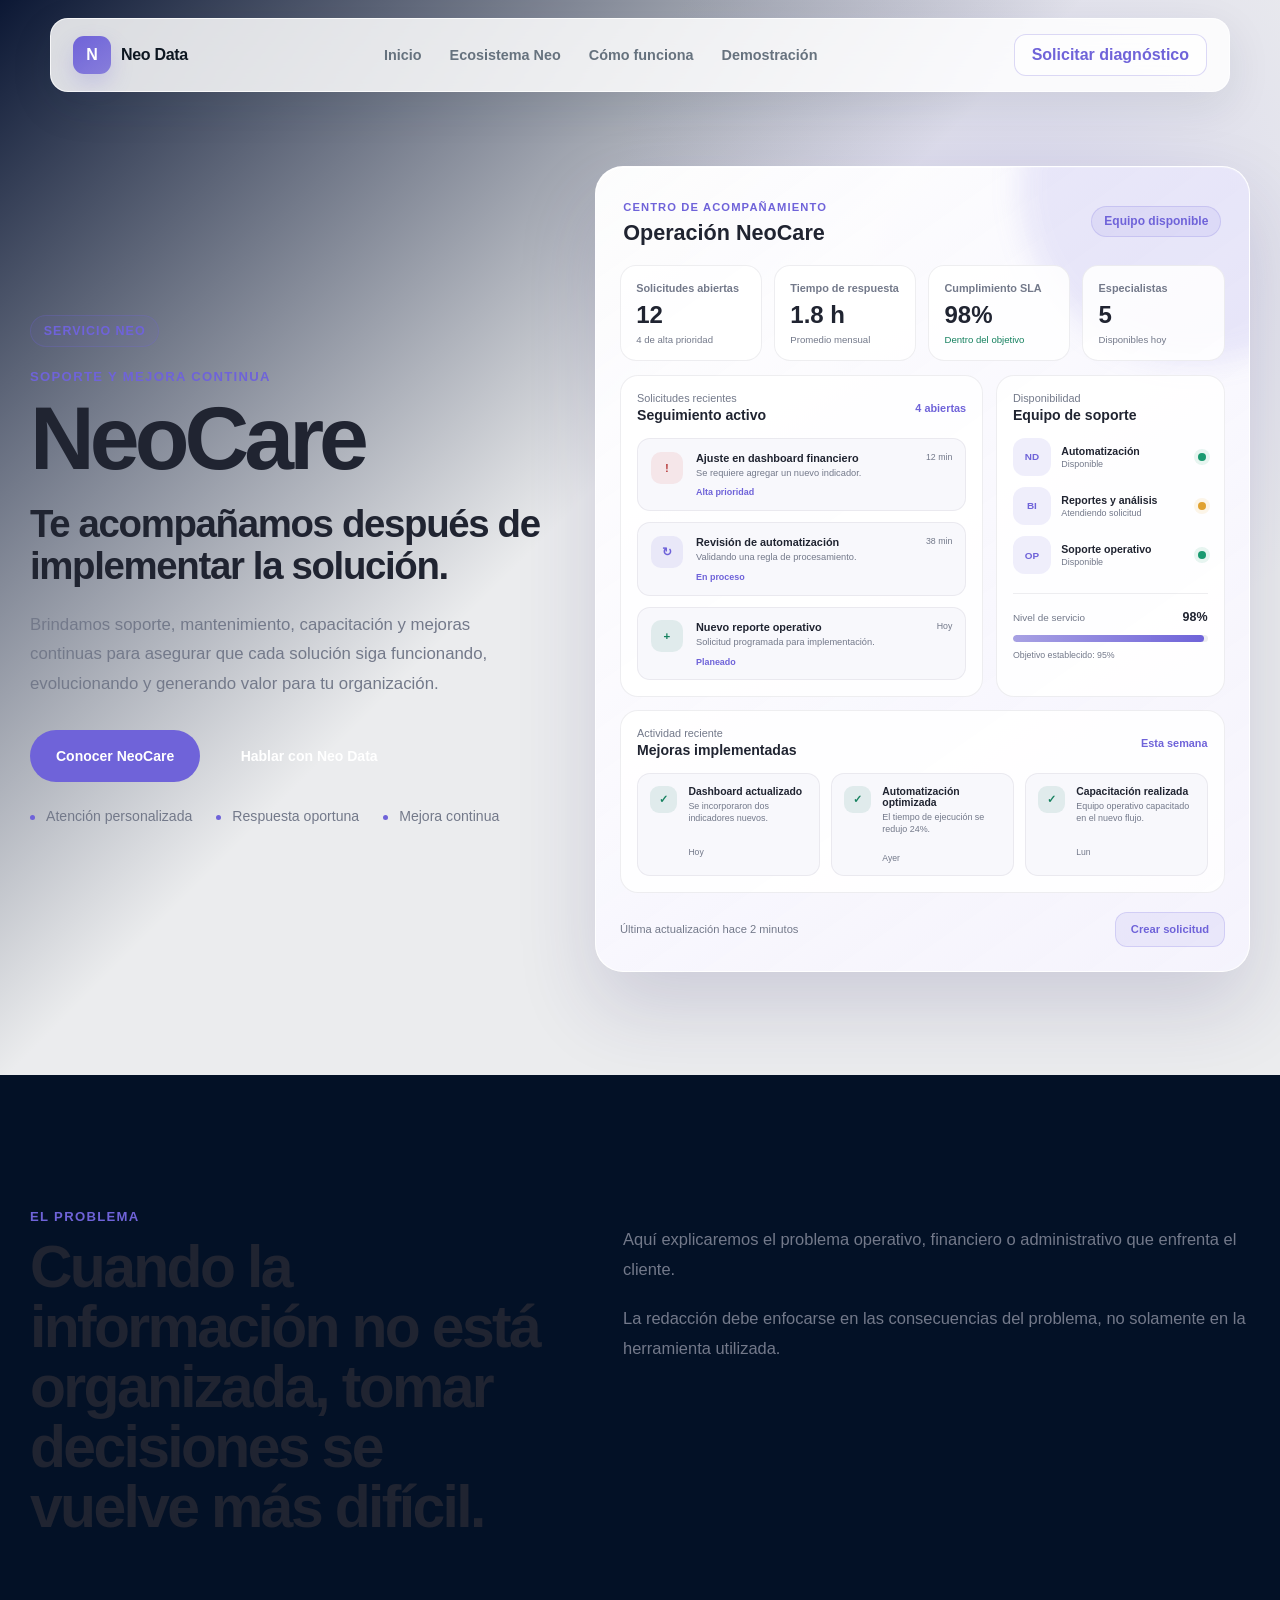
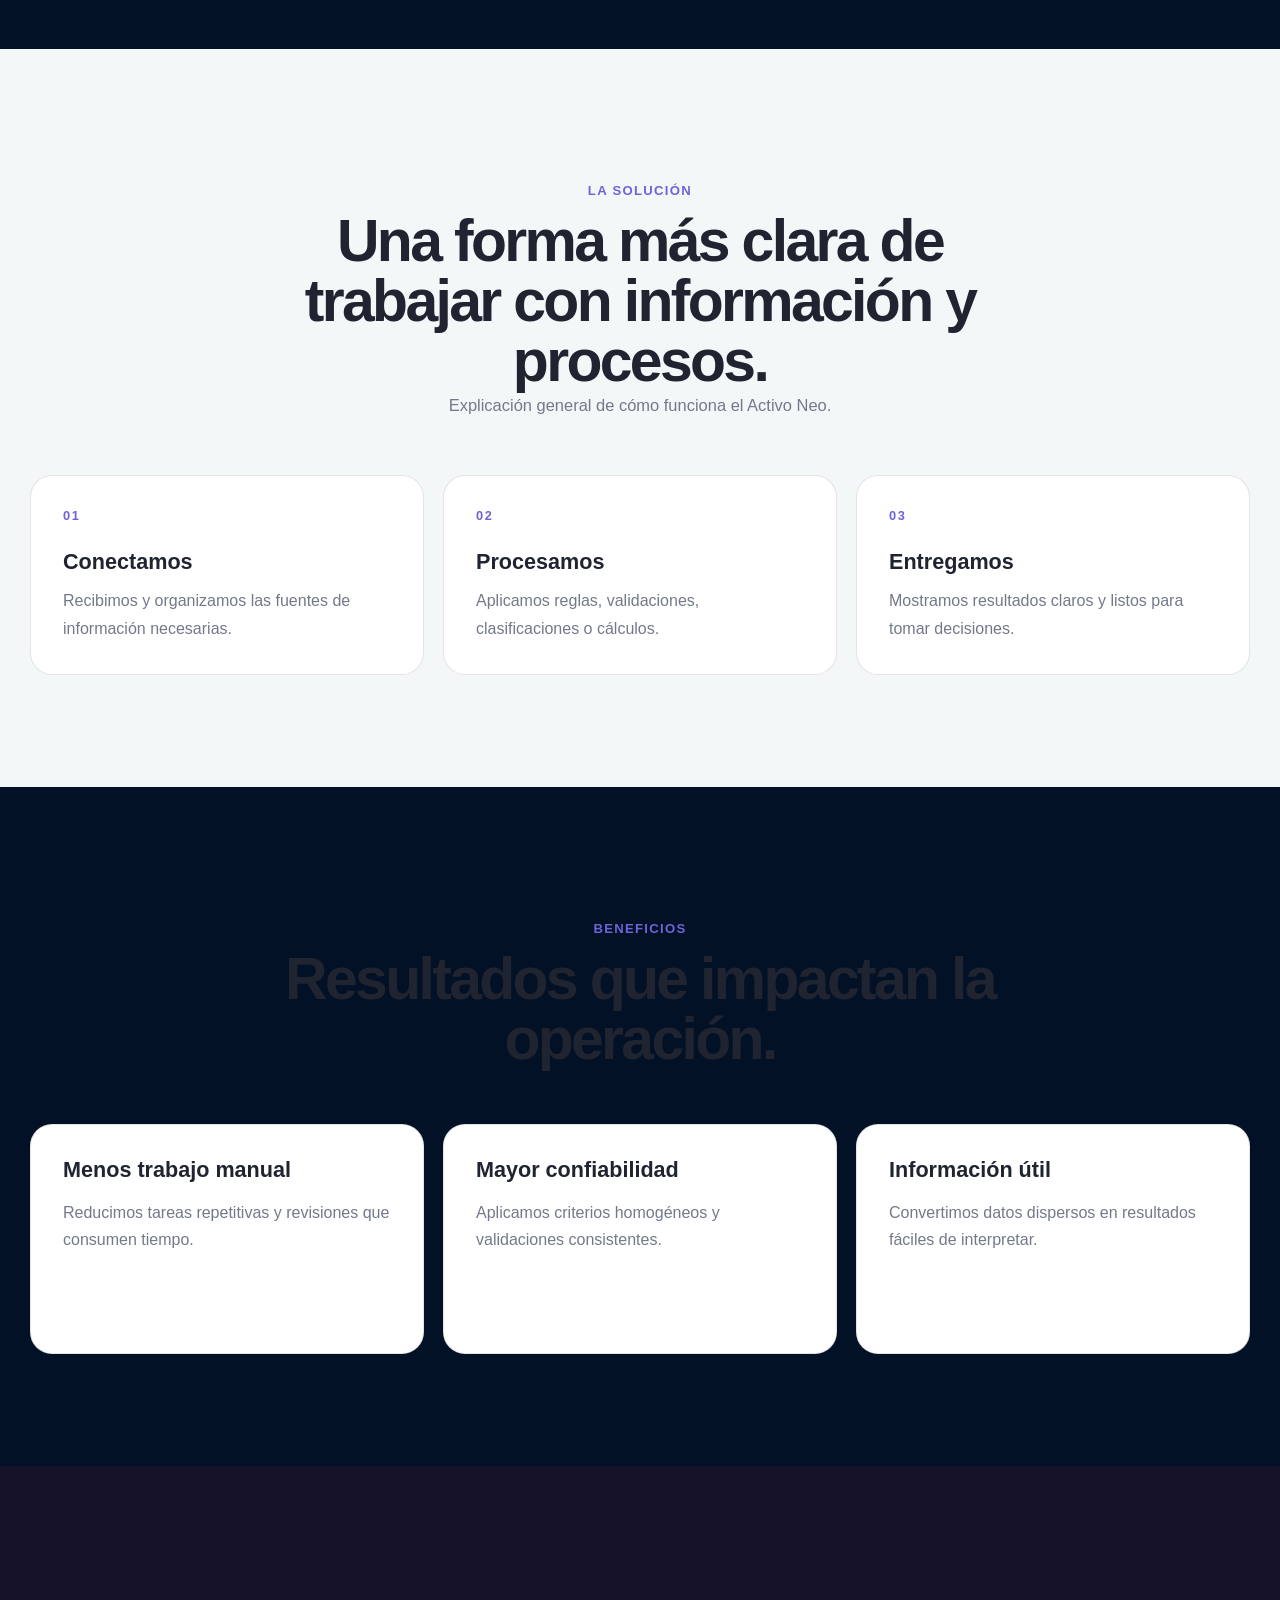
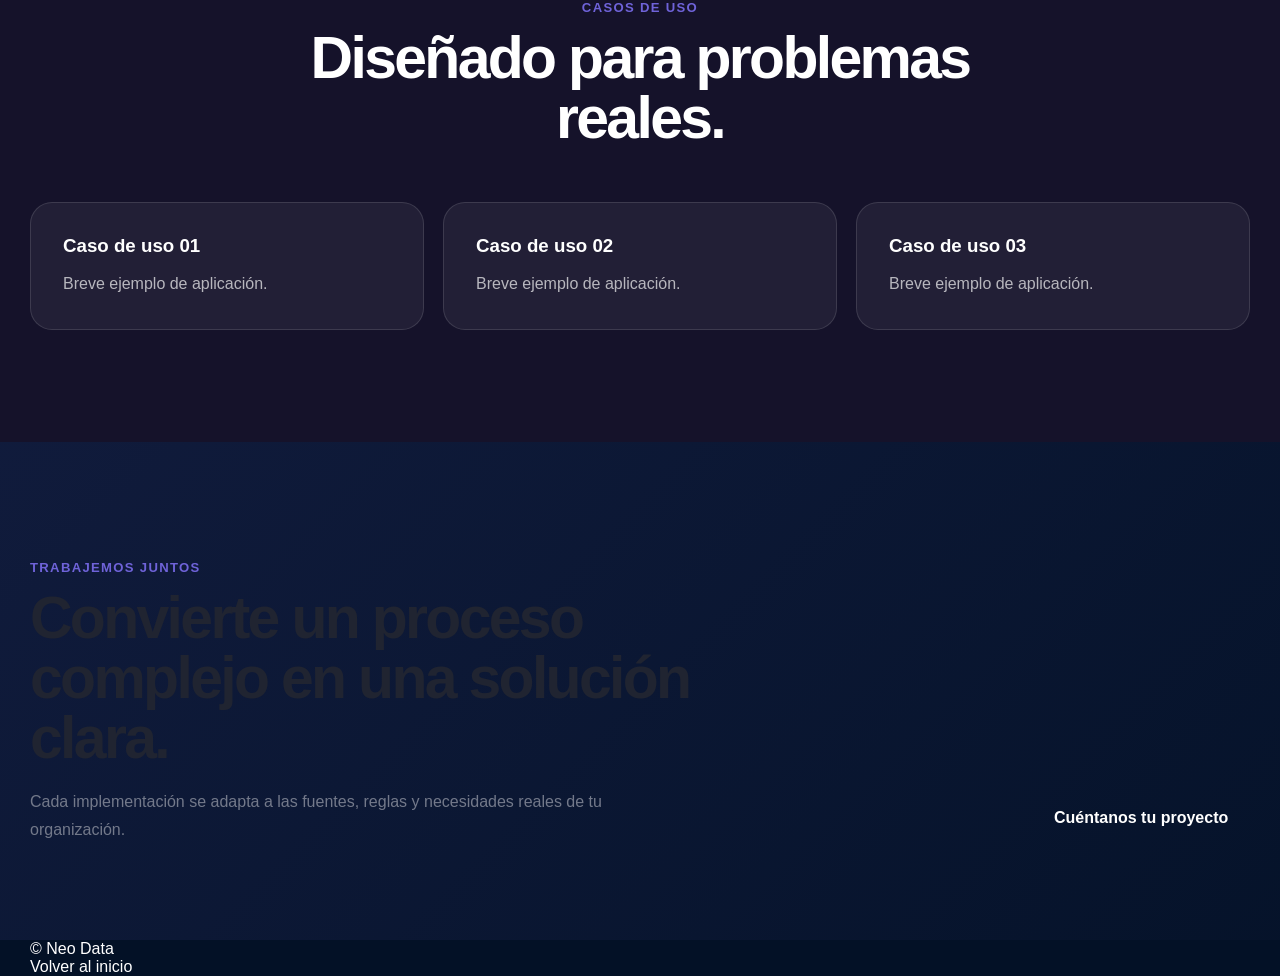
<file: pages/neocare.html>
<!DOCTYPE html>
<html lang="es">
<head>
    <meta charset="UTF-8">

    <meta
        name="viewport"
        content="width=device-width, initial-scale=1.0"
    >

    <meta
        name="description"
        content="Activo Neo para transformar datos, procesos y decisiones."
    >

    <title>NeoCare | Neo Data</title>

    <!-- Estilos generales -->
    <link
        rel="stylesheet" href="../assets/css/styles.css">

    <!-- Estilos compartidos por productos -->
    <link
        rel="stylesheet" href="../assets/css/product.css">

    <link
        rel="stylesheet" href="../assets/css/neocare.css">
</head>

<body class="product-page product-page--care">

    <!-- =========================================
         HEADER
    ========================================== -->

    <header class="neo-header" id="neoHeader">

        <div class="neo-container neo-header__inner">

            <a
                href="../index.html"
                class="neo-brand"
                aria-label="Ir al inicio de Neo Data"
            >
                <span class="neo-brand__symbol" aria-hidden="true">
                    N
                </span>

                <span class="neo-brand__name">
                    Neo Data
                </span>
            </a>

            <nav
                class="neo-navigation"
                aria-label="Navegación principal"
            >
                <a href="../index.html">
                    Inicio
                </a>

                <a href="../index.html#ecosistema">
                    Ecosistema Neo
                </a>

                <a href="#como-funciona">
                    Cómo funciona
                </a>

                <a href="#demo">
                    Demostración
                </a>
            </nav>

            <a
               href="https://wa.me/523348070433?text=Hola%2C%20me%20gustar%C3%ADa%20solicitar%20un%20diagn%C3%B3stico%20con%20Neo%20Data."
               class="neo-button neo-button--small neo-button--outline"
               target="_blank"
               rel="noopener noreferrer"
            >
               Solicitar diagnóstico
            </a>

        </div>

    </header>


    <main>

        <!-- =========================================
             HERO
        ========================================== -->

        <section class="product-hero">

    <div class="product-hero__background"></div>

    <div class="container product-hero__grid">

        <div class="product-hero__content">

            <span class="product-badge">
                Servicio Neo
            </span>

            <p class="product-eyebrow">
                Soporte y mejora continua
            </p>

            <h1 class="product-title">
                NeoCare
            </h1>

            <h2 class="product-headline">
                Te acompañamos después
                de implementar la solución.
            </h2>

            <p class="product-description">
                Brindamos soporte, mantenimiento, capacitación y mejoras
                continuas para asegurar que cada solución siga funcionando,
                evolucionando y generando valor para tu organización.
            </p>

            <div class="product-actions">

                <a
                    href="#demo"
                    class="button button--primary"
                >
                    Conocer NeoCare
                </a>

                <a
                    href="#contacto"
                    class="button button--secondary"
                >
                    Hablar con Neo Data
                </a>

            </div>

            <ul class="product-trust">
                <li>Atención personalizada</li>
                <li>Respuesta oportuna</li>
                <li>Mejora continua</li>
            </ul>

        </div>


        <div
            class="product-hero__visual"
            id="demo"
        >

            <div class="care-dashboard">

                <div class="care-dashboard__header">

                    <div>
                        <span class="care-dashboard__eyebrow">
                            Centro de acompañamiento
                        </span>

                        <h3>
                            Operación NeoCare
                        </h3>
                    </div>

                    <span class="care-dashboard__status">
                        Equipo disponible
                    </span>

                </div>


                <div class="care-dashboard__metrics">

                    <article class="care-metric">

                        <span>
                            Solicitudes abiertas
                        </span>

                        <strong
                            data-neo-counter="12"
                            data-neo-duration="1200"
                            data-neo-format="integer"
                        >
                            0
                        </strong>

                        <small>
                            4 de alta prioridad
                        </small>

                    </article>


                    <article class="care-metric">

                        <span>
                            Tiempo de respuesta
                        </span>

                        <strong
                            data-neo-counter="1.8"
                            data-neo-duration="1200"
                            data-neo-decimals="1"
                            data-neo-suffix=" h"
                        >
                            0
                        </strong>

                        <small>
                            Promedio mensual
                        </small>

                    </article>


                    <article class="care-metric">

                        <span>
                            Cumplimiento SLA
                        </span>

                        <strong
                            data-neo-counter="98"
                            data-neo-duration="1500"
                            data-neo-format="integer"
                            data-neo-suffix="%"
                        >
                            0
                        </strong>

                        <small class="is-positive">
                            Dentro del objetivo
                        </small>

                    </article>


                    <article class="care-metric">

                        <span>
                            Especialistas
                        </span>

                        <strong
                            data-neo-counter="5"
                            data-neo-duration="1200"
                            data-neo-format="integer"
                        >
                            0
                        </strong>

                        <small>
                            Disponibles hoy
                        </small>

                    </article>

                </div>


                <div class="care-dashboard__grid">

                    <section class="care-panel care-panel--requests">

                        <div class="care-panel__header">

                            <div>
                                <span>
                                    Solicitudes recientes
                                </span>

                                <strong>
                                    Seguimiento activo
                                </strong>
                            </div>

                            <span class="care-panel__count">
                                4 abiertas
                            </span>

                        </div>


                        <ul class="care-requests">

                            <li class="is-priority">

                                <span class="care-request__icon">
                                    !
                                </span>

                                <div>
                                    <strong>
                                        Ajuste en dashboard financiero
                                    </strong>

                                    <small>
                                        Se requiere agregar un nuevo indicador.
                                    </small>

                                    <span>
                                        Alta prioridad
                                    </span>
                                </div>

                                <i>
                                    12 min
                                </i>

                            </li>


                            <li class="is-progress">

                                <span class="care-request__icon">
                                    ↻
                                </span>

                                <div>
                                    <strong>
                                        Revisión de automatización
                                    </strong>

                                    <small>
                                        Validando una regla de procesamiento.
                                    </small>

                                    <span>
                                        En proceso
                                    </span>
                                </div>

                                <i>
                                    38 min
                                </i>

                            </li>


                            <li class="is-planned">

                                <span class="care-request__icon">
                                    +
                                </span>

                                <div>
                                    <strong>
                                        Nuevo reporte operativo
                                    </strong>

                                    <small>
                                        Solicitud programada para implementación.
                                    </small>

                                    <span>
                                        Planeado
                                    </span>
                                </div>

                                <i>
                                    Hoy
                                </i>

                            </li>

                        </ul>

                    </section>


                    <section class="care-panel care-panel--availability">

                        <div class="care-panel__header">

                            <div>
                                <span>
                                    Disponibilidad
                                </span>

                                <strong>
                                    Equipo de soporte
                                </strong>
                            </div>

                        </div>


                        <div class="care-team">

                            <div class="care-team__item">

                                <span class="care-team__avatar">
                                    ND
                                </span>

                                <div>
                                    <strong>
                                        Automatización
                                    </strong>

                                    <small>
                                        Disponible
                                    </small>
                                </div>

                                <i class="is-online"></i>

                            </div>


                            <div class="care-team__item">

                                <span class="care-team__avatar">
                                    BI
                                </span>

                                <div>
                                    <strong>
                                        Reportes y análisis
                                    </strong>

                                    <small>
                                        Atendiendo solicitud
                                    </small>
                                </div>

                                <i class="is-busy"></i>

                            </div>


                            <div class="care-team__item">

                                <span class="care-team__avatar">
                                    OP
                                </span>

                                <div>
                                    <strong>
                                        Soporte operativo
                                    </strong>

                                    <small>
                                        Disponible
                                    </small>
                                </div>

                                <i class="is-online"></i>

                            </div>

                        </div>


                        <div class="care-sla">

                            <div class="care-sla__header">
                                <span>
                                    Nivel de servicio
                                </span>

                                <strong>
                                    98%
                                </strong>
                            </div>

                            <div class="care-sla__progress">
                                <span></span>
                            </div>

                            <small>
                                Objetivo establecido: 95%
                            </small>

                        </div>

                    </section>


                    <section class="care-panel care-panel--activity">

                        <div class="care-panel__header">

                            <div>
                                <span>
                                    Actividad reciente
                                </span>

                                <strong>
                                    Mejoras implementadas
                                </strong>
                            </div>

                            <span class="care-panel__period">
                                Esta semana
                            </span>

                        </div>


                        <ul class="care-activity">

                            <li>
                                <span class="care-activity__check">
                                    ✓
                                </span>

                                <div>
                                    <strong>
                                        Dashboard actualizado
                                    </strong>

                                    <small>
                                        Se incorporaron dos indicadores nuevos.
                                    </small>
                                </div>

                                <i>
                                    Hoy
                                </i>
                            </li>


                            <li>
                                <span class="care-activity__check">
                                    ✓
                                </span>

                                <div>
                                    <strong>
                                        Automatización optimizada
                                    </strong>

                                    <small>
                                        El tiempo de ejecución se redujo 24%.
                                    </small>
                                </div>

                                <i>
                                    Ayer
                                </i>
                            </li>


                            <li>
                                <span class="care-activity__check">
                                    ✓
                                </span>

                                <div>
                                    <strong>
                                        Capacitación realizada
                                    </strong>

                                    <small>
                                        Equipo operativo capacitado en el nuevo flujo.
                                    </small>
                                </div>

                                <i>
                                    Lun
                                </i>
                            </li>

                        </ul>

                    </section>

                </div>


                <div class="care-dashboard__footer">

                    <span>
                        Última actualización hace 2 minutos
                    </span>

                    <button
                        class="care-dashboard__button"
                        type="button"
                    >
                        Crear solicitud
                    </button>

                </div>

            </div>

        </div>

    </div>

</section>


        <!-- =========================================
             PROBLEMA
        ========================================== -->

        <section class="product-section" id="como-funciona">

            <div class="container product-section__grid">

                <div>
                    <span class="section-eyebrow">
                        El problema
                    </span>

                    <h2>
                        Cuando la información no está organizada,
                        tomar decisiones se vuelve más difícil.
                    </h2>
                </div>

                <div class="product-section__content">

                    <p>
                        Aquí explicaremos el problema operativo,
                        financiero o administrativo que enfrenta
                        el cliente.
                    </p>

                    <p>
                        La redacción debe enfocarse en las
                        consecuencias del problema, no solamente
                        en la herramienta utilizada.
                    </p>

                </div>

            </div>

        </section>


        <!-- =========================================
             SOLUCIÓN
        ========================================== -->

        <section class="product-section product-section--soft">

            <div class="container">

                <div class="section-heading">

                    <span class="section-eyebrow">
                        La solución
                    </span>

                    <h2>
                        Una forma más clara de trabajar
                        con información y procesos.
                    </h2>

                    <p>
                        Explicación general de cómo funciona
                        el Activo Neo.
                    </p>

                </div>


                <div class="product-process">

                    <article class="product-process__item">

                        <span class="product-process__number">
                            01
                        </span>

                        <h3>
                            Conectamos
                        </h3>

                        <p>
                            Recibimos y organizamos las fuentes
                            de información necesarias.
                        </p>

                    </article>


                    <article class="product-process__item">

                        <span class="product-process__number">
                            02
                        </span>

                        <h3>
                            Procesamos
                        </h3>

                        <p>
                            Aplicamos reglas, validaciones,
                            clasificaciones o cálculos.
                        </p>

                    </article>


                    <article class="product-process__item">

                        <span class="product-process__number">
                            03
                        </span>

                        <h3>
                            Entregamos
                        </h3>

                        <p>
                            Mostramos resultados claros y listos
                            para tomar decisiones.
                        </p>

                    </article>

                </div>

            </div>

        </section>


        <!-- =========================================
             BENEFICIOS
        ========================================== -->

        <section class="product-section">

            <div class="container">

                <div class="section-heading">

                    <span class="section-eyebrow">
                        Beneficios
                    </span>

                    <h2>
                        Resultados que impactan
                        la operación.
                    </h2>

                </div>


                <div class="product-benefits">

                    <article class="product-benefit-card">
                        <h3>Menos trabajo manual</h3>

                        <p>
                            Reducimos tareas repetitivas y revisiones
                            que consumen tiempo.
                        </p>
                    </article>


                    <article class="product-benefit-card">
                        <h3>Mayor confiabilidad</h3>

                        <p>
                            Aplicamos criterios homogéneos y
                            validaciones consistentes.
                        </p>
                    </article>


                    <article class="product-benefit-card">
                        <h3>Información útil</h3>

                        <p>
                            Convertimos datos dispersos en resultados
                            fáciles de interpretar.
                        </p>
                    </article>

                </div>

            </div>

        </section>


        <!-- =========================================
             CASOS DE USO
        ========================================== -->

        <section class="product-section product-section--dark">

            <div class="container">

                <div class="section-heading">

                    <span class="section-eyebrow">
                        Casos de uso
                    </span>

                    <h2>
                        Diseñado para problemas reales.
                    </h2>

                </div>


                <div class="product-use-cases">

                    <article class="product-use-case">
                        <h3>Caso de uso 01</h3>

                        <p>
                            Breve ejemplo de aplicación.
                        </p>
                    </article>


                    <article class="product-use-case">
                        <h3>Caso de uso 02</h3>

                        <p>
                            Breve ejemplo de aplicación.
                        </p>
                    </article>


                    <article class="product-use-case">
                        <h3>Caso de uso 03</h3>

                        <p>
                            Breve ejemplo de aplicación.
                        </p>
                    </article>

                </div>

            </div>

        </section>


        <!-- =========================================
             CTA
        ========================================== -->

        <section
            class="product-cta"
            id="contacto"
        >

            <div class="container product-cta__inner">

                <div>
                    <span class="section-eyebrow">
                        Trabajemos juntos
                    </span>

                    <h2>
                        Convierte un proceso complejo
                        en una solución clara.
                    </h2>

                    <p>
                        Cada implementación se adapta a las fuentes,
                        reglas y necesidades reales de tu organización.
                    </p>
                </div>

                <a
                    href="https://wa.me/523348070433?text=Hola%2C%20vi%20el%20sitio%20de%20Neo%20Data%20y%20quiero%20contarles%20sobre%20un%20proyecto."
                    class="neo-button neo-button--primary"
                    target="_blank"
                    rel="noopener noreferrer"
                > 
                    Cuéntanos tu proyecto
                </a>

            </div>

        </section>

    </main>


    <!-- =========================================
         FOOTER
    ========================================== -->

    <footer class="site-footer">

        <div class="container site-footer__inner">

            <p>
                © <span id="currentYear"></span> Neo Data
            </p>

            <a href="../index.html">
                Volver al inicio
            </a>

        </div>

    </footer>


    <!-- JavaScript general -->
    <script src="../assets/js/main.js"></script>

    <!-- JavaScript compartido por productos -->
    <script src="../assets/js/product.js"></script>

    <script src="../assets/js/neo-animations.js"></script>

</body>
</html>
</file>
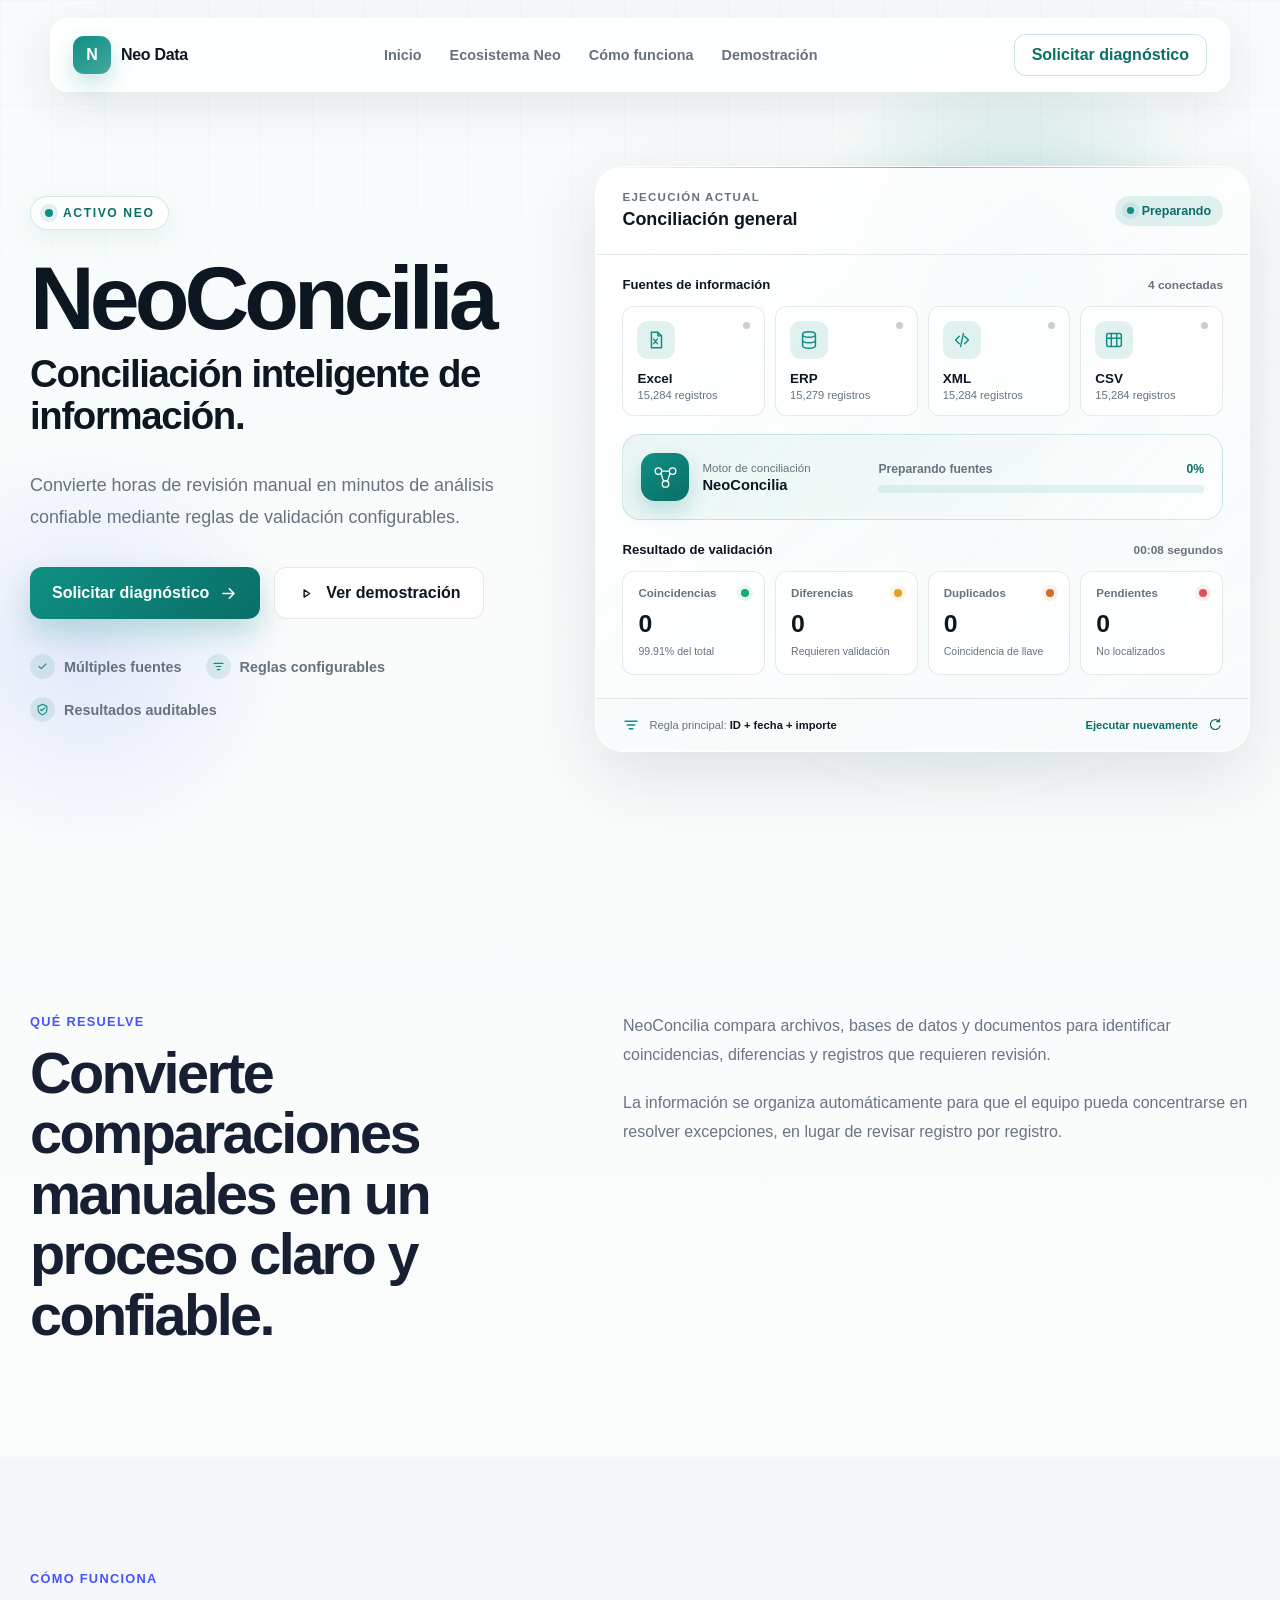
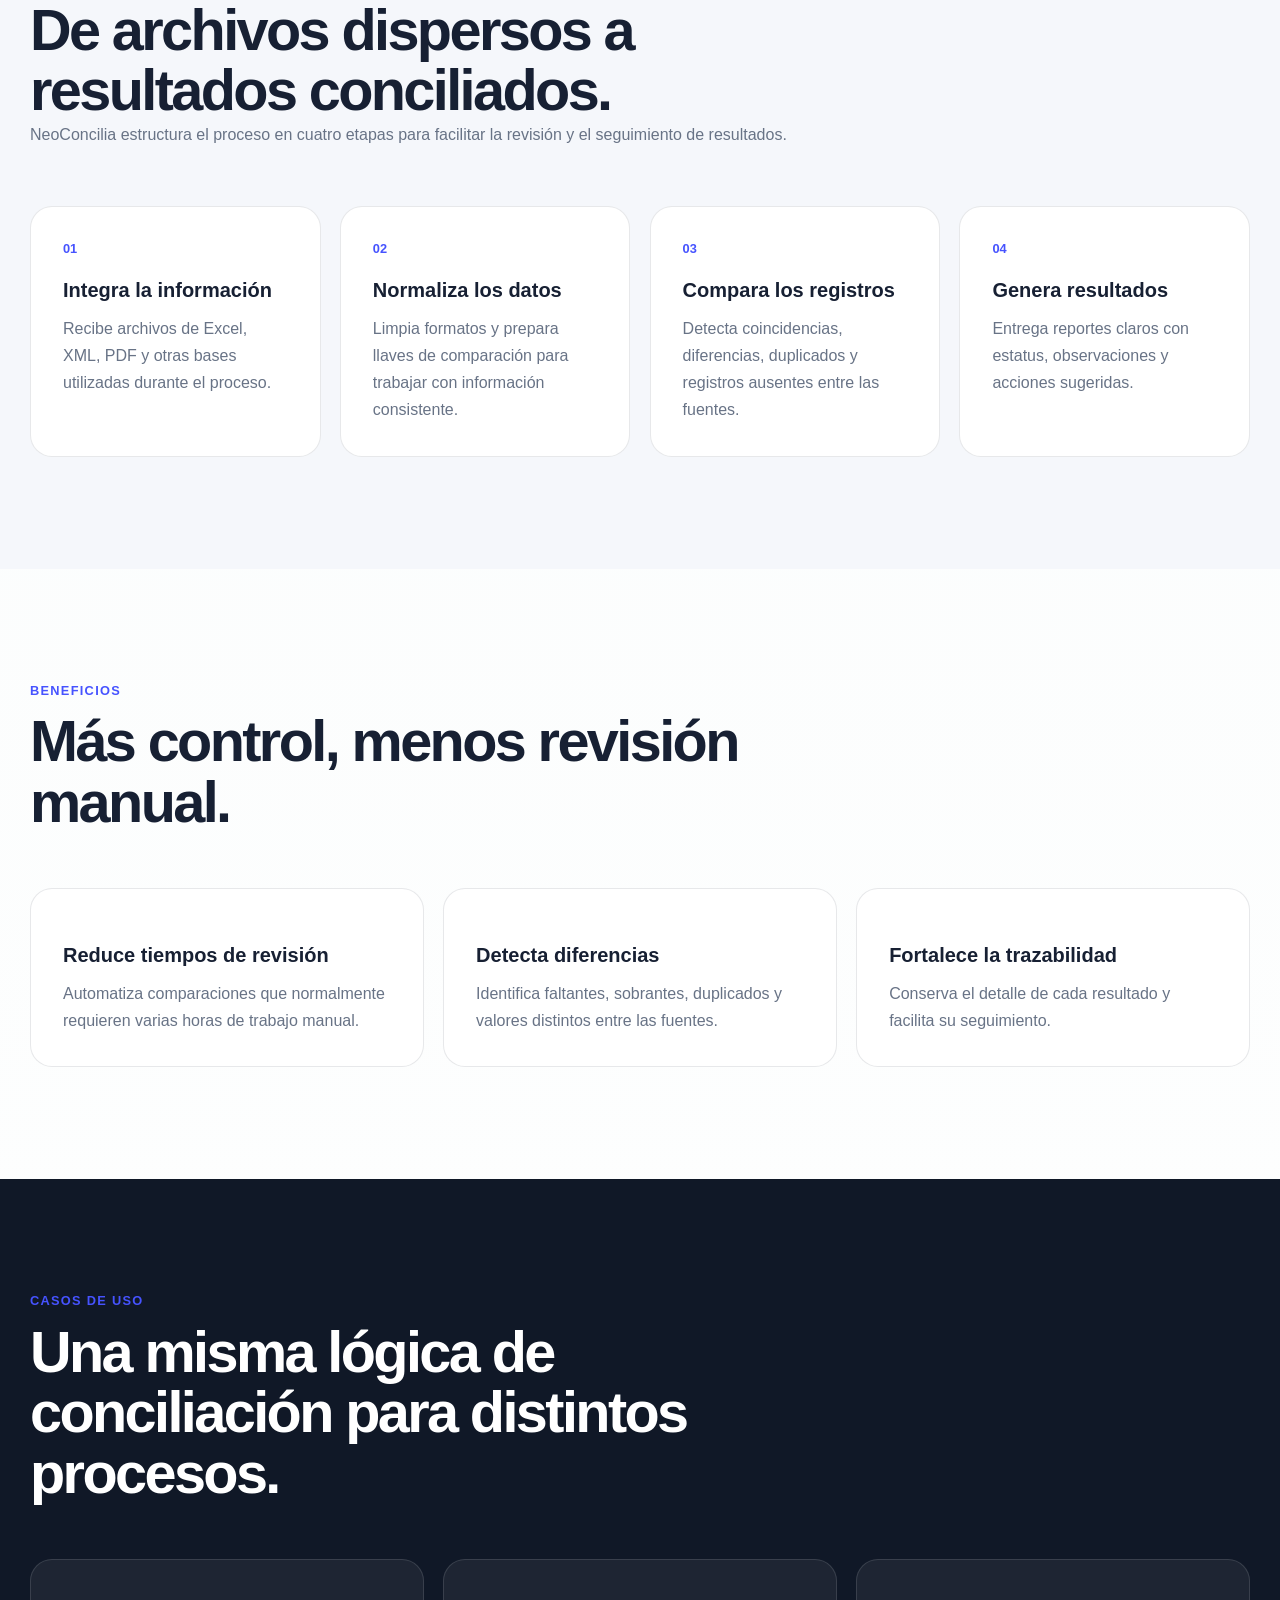
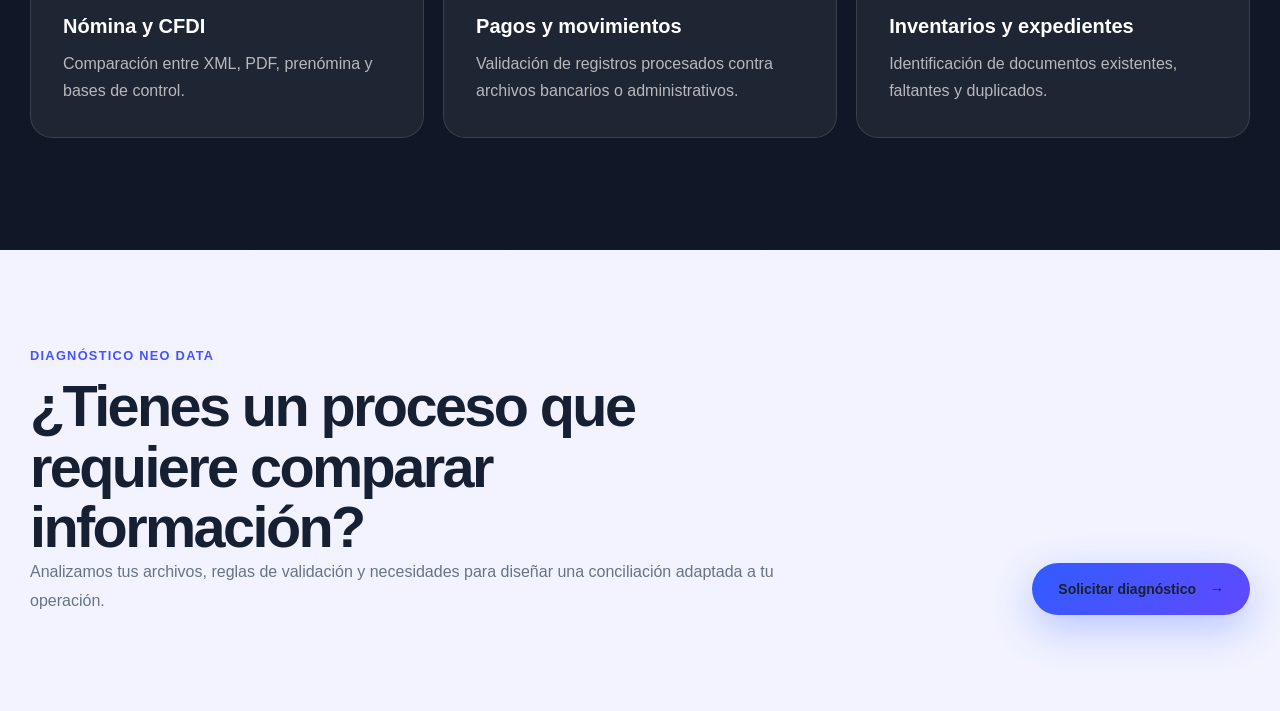
<file: pages/neoconcilia.html>
<!DOCTYPE html>
<html lang="es">
<head>
    <meta charset="UTF-8">

    <meta
        name="viewport"
        content="width=device-width, initial-scale=1.0"
    >

    <meta
        name="description"
        content="NeoConcilia automatiza la comparación, validación y conciliación de información entre múltiples fuentes."
    >

    <title>NeoConcilia | Neo Data</title>

    <!-- Estilos generales de Neo Data -->
    <link rel="stylesheet" href="../assets/css/styles.css">

    <!-- Estilos exclusivos de NeoConcilia -->
    <link rel="stylesheet" href="../assets/css/neoconcilia.css">
</head>

<body class="neoconcilia-page">

    <!-- =========================================
         HEADER
    ========================================== -->

    <header class="neo-header" id="neoHeader">

        <div class="neo-container neo-header__inner">

            <a
                href="../index.html"
                class="neo-brand"
                aria-label="Ir al inicio de Neo Data"
            >
                <span class="neo-brand__symbol" aria-hidden="true">
                    N
                </span>

                <span class="neo-brand__name">
                    Neo Data
                </span>
            </a>

            <nav
                class="neo-navigation"
                aria-label="Navegación principal"
            >
                <a href="../index.html">
                    Inicio
                </a>

                <a href="../index.html#ecosistema">
                    Ecosistema Neo
                </a>

                <a href="#como-funciona">
                    Cómo funciona
                </a>

                <a href="#demo">
                    Demostración
                </a>
            </nav>

            <a
               href="https://wa.me/523348070433?text=Hola%2C%20me%20gustar%C3%ADa%20solicitar%20un%20diagn%C3%B3stico%20con%20Neo%20Data."
               class="neo-button neo-button--small neo-button--outline"
               target="_blank"
               rel="noopener noreferrer"
            >
               Solicitar diagnóstico
            </a>

        </div>

    </header>


    <main>

        <!-- =========================================
             HERO NEOCONCILIA
        ========================================== -->

        <section class="concilia-hero" id="inicio">

            <div class="concilia-hero__background" aria-hidden="true">

                <span class="concilia-glow concilia-glow--one"></span>
                <span class="concilia-glow concilia-glow--two"></span>

                <span class="concilia-grid"></span>

            </div>


            <div class="neo-container concilia-hero__layout">

                <!-- =================================
                     CONTENIDO IZQUIERDO
                ================================== -->

                <div class="concilia-hero__content">

                    <div class="concilia-product-label">

                        <span
                            class="concilia-product-label__indicator"
                            aria-hidden="true"
                        ></span>

                        <span>Activo Neo</span>

                    </div>


                    <h1 class="concilia-hero__title">

                        <span class="concilia-hero__product">
                            NeoConcilia
                        </span>

                        <span class="concilia-hero__headline">
                            Conciliación inteligente de información.
                        </span>

                    </h1>


                    <p class="concilia-hero__description">
                        Convierte horas de revisión manual en minutos de
                        análisis confiable mediante reglas de validación
                        configurables.
                    </p>


                    <div class="concilia-hero__actions">

                        <a
                            href="https://wa.me/523348070433?text=Hola%2C%20me%20gustar%C3%ADa%20solicitar%20un%20diagn%C3%B3stico%20con%20Neo%20Data."
                            class="neo-button neo-button--primary"
                            target="_blank"
                            rel="noopener noreferrer"
                        >
                            Solicitar diagnóstico

                            <svg
                                viewBox="0 0 24 24"
                                aria-hidden="true"
                            >
                                <path
                                    d="M5 12h14M13 6l6 6-6 6"
                                    fill="none"
                                    stroke="currentColor"
                                    stroke-width="1.8"
                                    stroke-linecap="round"
                                    stroke-linejoin="round"
                                />
                            </svg>
                        </a>


                        <a
                            href="#demo"
                            class="neo-button neo-button--ghost"
                        >
                            <svg
                                viewBox="0 0 24 24"
                                aria-hidden="true"
                            >
                                <path
                                    d="M9 7.5v9l7-4.5-7-4.5Z"
                                    fill="none"
                                    stroke="currentColor"
                                    stroke-width="1.8"
                                    stroke-linecap="round"
                                    stroke-linejoin="round"
                                />
                            </svg>

                            Ver demostración
                        </a>

                    </div>


                    <div
                        class="concilia-trust"
                        aria-label="Características principales"
                    >

                        <div class="concilia-trust__item">

                            <span class="concilia-trust__icon">
                                <svg
                                    viewBox="0 0 24 24"
                                    aria-hidden="true"
                                >
                                    <path
                                        d="m6.5 12 3.5 3.5L17.5 8"
                                        fill="none"
                                        stroke="currentColor"
                                        stroke-width="1.8"
                                        stroke-linecap="round"
                                        stroke-linejoin="round"
                                    />
                                </svg>
                            </span>

                            <span>Múltiples fuentes</span>

                        </div>


                        <div class="concilia-trust__item">

                            <span class="concilia-trust__icon">
                                <svg
                                    viewBox="0 0 24 24"
                                    aria-hidden="true"
                                >
                                    <path
                                        d="M5 7h14M8 12h8M10 17h4"
                                        fill="none"
                                        stroke="currentColor"
                                        stroke-width="1.8"
                                        stroke-linecap="round"
                                    />
                                </svg>
                            </span>

                            <span>Reglas configurables</span>

                        </div>


                        <div class="concilia-trust__item">

                            <span class="concilia-trust__icon">
                                <svg
                                    viewBox="0 0 24 24"
                                    aria-hidden="true"
                                >
                                    <path
                                        d="M12 3.5 19 7v5c0 4.2-2.8 7-7 8.5C7.8 19 5 16.2 5 12V7l7-3.5Z"
                                        fill="none"
                                        stroke="currentColor"
                                        stroke-width="1.8"
                                        stroke-linejoin="round"
                                    />

                                    <path
                                        d="m8.8 12 2 2 4.5-4.5"
                                        fill="none"
                                        stroke="currentColor"
                                        stroke-width="1.8"
                                        stroke-linecap="round"
                                        stroke-linejoin="round"
                                    />
                                </svg>
                            </span>

                            <span>Resultados auditables</span>

                        </div>

                    </div>

                </div>


                <!-- =================================
                     DASHBOARD DEL HERO
                ================================== -->

                <div class="concilia-hero__visual">

                    <div
                        class="concilia-dashboard"
                        id="demo"
                    >

                        <!-- Encabezado del dashboard -->

                        <div class="concilia-dashboard__header">

                            <div>

                                <span class="concilia-dashboard__eyebrow">
                                    Ejecución actual
                                </span>

                                <h2 class="concilia-dashboard__title">
                                    Conciliación general
                                </h2>

                            </div>


                            <div class="concilia-dashboard__status">

                                <span
                                    class="concilia-dashboard__status-dot"
                                    aria-hidden="true"
                                ></span>

                                <span id="dashboardStatus">
                                    Preparando
                                </span>

                            </div>

                        </div>


                        <!-- Fuentes de información -->

                        <div class="concilia-sources">

                            <div class="concilia-section-heading">

                                <span>Fuentes de información</span>

                                <span class="concilia-section-heading__count">
                                    4 conectadas
                                </span>

                            </div>


                            <div class="concilia-sources__grid">

                                <!-- Excel -->

                                <article
                                    class="concilia-source-card"
                                    data-source="excel"
                                >

                                    <div
                                        class="concilia-source-card__icon"
                                        aria-hidden="true"
                                    >
                                        <svg viewBox="0 0 24 24">
                                            <path
                                                d="M7 3.5h7l4 4V20.5H7V3.5Z"
                                                fill="none"
                                                stroke="currentColor"
                                                stroke-width="1.6"
                                                stroke-linejoin="round"
                                            />

                                            <path
                                                d="M14 3.5v4h4M9.5 11l4 5M13.5 11l-4 5"
                                                fill="none"
                                                stroke="currentColor"
                                                stroke-width="1.6"
                                                stroke-linecap="round"
                                                stroke-linejoin="round"
                                            />
                                        </svg>
                                    </div>

                                    <div class="concilia-source-card__content">
                                        <strong>Excel</strong>
                                        <span>15,284 registros</span>
                                    </div>

                                    <span
                                        class="concilia-source-card__state"
                                        aria-label="Fuente conectada"
                                    ></span>

                                </article>


                                <!-- ERP -->

                                <article
                                    class="concilia-source-card"
                                    data-source="erp"
                                >

                                    <div
                                        class="concilia-source-card__icon"
                                        aria-hidden="true"
                                    >
                                        <svg viewBox="0 0 24 24">
                                            <ellipse
                                                cx="12"
                                                cy="6"
                                                rx="7"
                                                ry="3"
                                                fill="none"
                                                stroke="currentColor"
                                                stroke-width="1.6"
                                            />

                                            <path
                                                d="M5 6v6c0 1.7 3.1 3 7 3s7-1.3 7-3V6M5 12v6c0 1.7 3.1 3 7 3s7-1.3 7-3v-6"
                                                fill="none"
                                                stroke="currentColor"
                                                stroke-width="1.6"
                                            />
                                        </svg>
                                    </div>

                                    <div class="concilia-source-card__content">
                                        <strong>ERP</strong>
                                        <span>15,279 registros</span>
                                    </div>

                                    <span
                                        class="concilia-source-card__state"
                                        aria-label="Fuente conectada"
                                    ></span>

                                </article>


                                <!-- XML -->

                                <article
                                    class="concilia-source-card"
                                    data-source="xml"
                                >

                                    <div
                                        class="concilia-source-card__icon"
                                        aria-hidden="true"
                                    >
                                        <svg viewBox="0 0 24 24">
                                            <path
                                                d="m9 8-4 4 4 4M15 8l4 4-4 4M13.5 5l-3 14"
                                                fill="none"
                                                stroke="currentColor"
                                                stroke-width="1.6"
                                                stroke-linecap="round"
                                                stroke-linejoin="round"
                                            />
                                        </svg>
                                    </div>

                                    <div class="concilia-source-card__content">
                                        <strong>XML</strong>
                                        <span>15,284 registros</span>
                                    </div>

                                    <span
                                        class="concilia-source-card__state"
                                        aria-label="Fuente conectada"
                                    ></span>

                                </article>


                                <!-- CSV -->

                                <article
                                    class="concilia-source-card"
                                    data-source="csv"
                                >

                                    <div
                                        class="concilia-source-card__icon"
                                        aria-hidden="true"
                                    >
                                        <svg viewBox="0 0 24 24">
                                            <rect
                                                x="4"
                                                y="5"
                                                width="16"
                                                height="14"
                                                rx="2"
                                                fill="none"
                                                stroke="currentColor"
                                                stroke-width="1.6"
                                            />

                                            <path
                                                d="M4 10h16M9 5v14M15 5v14"
                                                fill="none"
                                                stroke="currentColor"
                                                stroke-width="1.6"
                                            />
                                        </svg>
                                    </div>

                                    <div class="concilia-source-card__content">
                                        <strong>CSV</strong>
                                        <span>15,284 registros</span>
                                    </div>

                                    <span
                                        class="concilia-source-card__state"
                                        aria-label="Fuente conectada"
                                    ></span>

                                </article>

                            </div>

                        </div>


                        <!-- Motor NeoConcilia -->

                        <div class="concilia-engine">

                            <div class="concilia-engine__identity">

                                <div
                                    class="concilia-engine__symbol"
                                    aria-hidden="true"
                                >
                                    <svg viewBox="0 0 48 48">

                                        <circle
                                            cx="13"
                                            cy="14"
                                            r="5"
                                            fill="none"
                                            stroke="currentColor"
                                            stroke-width="2"
                                        />

                                        <circle
                                            cx="35"
                                            cy="14"
                                            r="5"
                                            fill="none"
                                            stroke="currentColor"
                                            stroke-width="2"
                                        />

                                        <circle
                                            cx="24"
                                            cy="34"
                                            r="5"
                                            fill="none"
                                            stroke="currentColor"
                                            stroke-width="2"
                                        />

                                        <path
                                            d="M17 17.5 21 30M31 17.5 27 30M18 14h12"
                                            fill="none"
                                            stroke="currentColor"
                                            stroke-width="2"
                                            stroke-linecap="round"
                                        />

                                    </svg>
                                </div>


                                <div>
                                    <span>Motor de conciliación</span>
                                    <strong>NeoConcilia</strong>
                                </div>

                            </div>


                            <div class="concilia-engine__process">

                                <div class="concilia-engine__process-info">

                                    <span id="processLabel">
                                        Preparando fuentes
                                    </span>

                                    <strong id="processPercentage">
                                        0%
                                    </strong>

                                </div>


                                <div
                                    class="concilia-progress"
                                    role="progressbar"
                                    aria-valuemin="0"
                                    aria-valuemax="100"
                                    aria-valuenow="0"
                                    aria-label="Progreso de conciliación"
                                >
                                    <span
                                        class="concilia-progress__bar"
                                        id="processBar"
                                    ></span>
                                </div>

                            </div>

                        </div>


                        <!-- Resultados -->

                        <div class="concilia-results">

                            <div class="concilia-section-heading">
                                <span>Resultado de validación</span>

                                <span class="concilia-results__time">
                                    00:08 segundos
                                </span>
                            </div>


                            <div class="concilia-results__grid">

                                <!-- Coincidencias -->

                                <article
                                    class="concilia-result-card concilia-result-card--success"
                                    data-tooltip="Registros presentes y consistentes en todas las fuentes."
                                >

                                    <div class="concilia-result-card__header">

                                        <span class="concilia-result-card__label">
                                            Coincidencias
                                        </span>

                                        <span
                                            class="concilia-result-card__indicator"
                                            aria-hidden="true"
                                        ></span>

                                    </div>

                                    <strong
                                        class="concilia-result-card__number"
                                        data-target="15276"
                                    >
                                        0
                                    </strong>

                                    <span class="concilia-result-card__detail">
                                        99.91% del total
                                    </span>

                                </article>


                                <!-- Diferencias -->

                                <article
                                    class="concilia-result-card concilia-result-card--warning"
                                    data-tooltip="Registros localizados con valores distintos entre las fuentes."
                                >

                                    <div class="concilia-result-card__header">

                                        <span class="concilia-result-card__label">
                                            Diferencias
                                        </span>

                                        <span
                                            class="concilia-result-card__indicator"
                                            aria-hidden="true"
                                        ></span>

                                    </div>

                                    <strong
                                        class="concilia-result-card__number"
                                        data-target="8"
                                    >
                                        0
                                    </strong>

                                    <span class="concilia-result-card__detail">
                                        Requieren validación
                                    </span>

                                </article>


                                <!-- Duplicados -->

                                <article
                                    class="concilia-result-card concilia-result-card--duplicate"
                                    data-tooltip="Registros repetidos de acuerdo con las reglas configuradas."
                                >

                                    <div class="concilia-result-card__header">

                                        <span class="concilia-result-card__label">
                                            Duplicados
                                        </span>

                                        <span
                                            class="concilia-result-card__indicator"
                                            aria-hidden="true"
                                        ></span>

                                    </div>

                                    <strong
                                        class="concilia-result-card__number"
                                        data-target="3"
                                    >
                                        0
                                    </strong>

                                    <span class="concilia-result-card__detail">
                                        Coincidencia de llave
                                    </span>

                                </article>


                                <!-- Pendientes -->

                                <article
                                    class="concilia-result-card concilia-result-card--danger"
                                    data-tooltip="Registros no encontrados en una o más fuentes."
                                >

                                    <div class="concilia-result-card__header">

                                        <span class="concilia-result-card__label">
                                            Pendientes
                                        </span>

                                        <span
                                            class="concilia-result-card__indicator"
                                            aria-hidden="true"
                                        ></span>

                                    </div>

                                    <strong
                                        class="concilia-result-card__number"
                                        data-target="5"
                                    >
                                        0
                                    </strong>

                                    <span class="concilia-result-card__detail">
                                        No localizados
                                    </span>

                                </article>

                            </div>

                        </div>


                        <!-- Pie del dashboard -->

                        <div class="concilia-dashboard__footer">

                            <div class="concilia-dashboard__rule">

                                <svg
                                    viewBox="0 0 24 24"
                                    aria-hidden="true"
                                >
                                    <path
                                        d="M4 7h16M7 12h10M9.5 17h5"
                                        fill="none"
                                        stroke="currentColor"
                                        stroke-width="1.7"
                                        stroke-linecap="round"
                                    />
                                </svg>

                                <span>
                                    Regla principal:
                                    <strong>ID + fecha + importe</strong>
                                </span>

                            </div>


                            <button
                                type="button"
                                class="concilia-dashboard__action"
                                id="restartDemo"
                            >
                                Ejecutar nuevamente

                                <svg
                                    viewBox="0 0 24 24"
                                    aria-hidden="true"
                                >
                                    <path
                                        d="M19 8a7 7 0 1 0 1 6"
                                        fill="none"
                                        stroke="currentColor"
                                        stroke-width="1.7"
                                        stroke-linecap="round"
                                    />

                                    <path
                                        d="M19 4v4h-4"
                                        fill="none"
                                        stroke="currentColor"
                                        stroke-width="1.7"
                                        stroke-linecap="round"
                                        stroke-linejoin="round"
                                    />
                                </svg>
                            </button>

                        </div>

                    </div>

                </div>

            </div>

        </section>


        <!-- =========================================
        QUÉ RESUELVE
        ========================================== -->

        <section class="concilia-section" id="como-funciona">
            <div class="container concilia-section__grid">

                <div class="concilia-section__heading">
                    <span class="concilia-eyebrow">
                        Qué resuelve
                    </span>

                    <h2>
                        Convierte comparaciones manuales en un proceso claro y confiable.
                    </h2>
                </div>

                <div class="concilia-section__content">
                    <p>
                        NeoConcilia compara archivos, bases de datos y documentos para
                        identificar coincidencias, diferencias y registros que requieren
                        revisión.
                    </p>

                    <p>
                        La información se organiza automáticamente para que el equipo
                        pueda concentrarse en resolver excepciones, en lugar de revisar
                        registro por registro.
                    </p>
                </div>

            </div>
        </section>


        <!-- =========================================
        CÓMO FUNCIONA
        ========================================== -->

        <section class="concilia-section concilia-section--soft">
            <div class="container">

                <div class="concilia-section__title">
                    <span class="concilia-eyebrow">
                        Cómo funciona
                    </span>

                    <h2>
                        De archivos dispersos a resultados conciliados.
                    </h2>

                    <p>
                        NeoConcilia estructura el proceso en cuatro etapas para facilitar
                        la revisión y el seguimiento de resultados.
                    </p>
                </div>

                <div class="concilia-process">

                    <article class="concilia-process__item">
                        <span>01</span>
                        <h3>Integra la información</h3>
                        <p>
                            Recibe archivos de Excel, XML, PDF y otras bases utilizadas
                            durante el proceso.
                        </p>
                    </article>

                    <article class="concilia-process__item">
                        <span>02</span>
                        <h3>Normaliza los datos</h3>
                        <p>
                            Limpia formatos y prepara llaves de comparación para trabajar
                            con información consistente.
                        </p>
                    </article>

                    <article class="concilia-process__item">
                        <span>03</span>
                        <h3>Compara los registros</h3>
                        <p>
                            Detecta coincidencias, diferencias, duplicados y registros
                            ausentes entre las fuentes.
                        </p>
                    </article>

                    <article class="concilia-process__item">
                        <span>04</span>
                        <h3>Genera resultados</h3>
                        <p>
                            Entrega reportes claros con estatus, observaciones y acciones
                            sugeridas.
                        </p>
                    </article>

                </div>

            </div>
        </section>


        <!-- =========================================
        BENEFICIOS
        ========================================== -->

        <section class="concilia-section" id="beneficios">
            <div class="container">

                <div class="concilia-section__title">
                    <span class="concilia-eyebrow">
                        Beneficios
                    </span>

                    <h2>
                        Más control, menos revisión manual.
                    </h2>
                </div>

                <div class="concilia-benefits">

                    <article class="concilia-benefit-card">
                        <h3>Reduce tiempos de revisión</h3>
                        <p>
                            Automatiza comparaciones que normalmente requieren varias
                            horas de trabajo manual.
                        </p>
                    </article>

                    <article class="concilia-benefit-card">
                        <h3>Detecta diferencias</h3>
                        <p>
                            Identifica faltantes, sobrantes, duplicados y valores distintos
                            entre las fuentes.
                        </p>
                    </article>

                    <article class="concilia-benefit-card">
                        <h3>Fortalece la trazabilidad</h3>
                        <p>
                            Conserva el detalle de cada resultado y facilita su seguimiento.
                        </p>
                    </article>

                </div>

            </div>
        </section>


        <!-- =========================================
        CASOS DE USO
        ========================================== -->

        <section class="concilia-section concilia-section--dark" id="casos-uso">
            <div class="container">

                <div class="concilia-section__title">
                    <span class="concilia-eyebrow">
                        Casos de uso
                    </span>

                    <h2>
                        Una misma lógica de conciliación para distintos procesos.
                    </h2>
                </div>

                <div class="concilia-use-cases">

                    <article>
                        <h3>Nómina y CFDI</h3>
                        <p>
                            Comparación entre XML, PDF, prenómina y bases de control.
                        </p>
                    </article>

                    <article>
                        <h3>Pagos y movimientos</h3>
                        <p>
                            Validación de registros procesados contra archivos bancarios
                            o administrativos.
                        </p>
                    </article>

                    <article>
                        <h3>Inventarios y expedientes</h3>
                        <p>
                            Identificación de documentos existentes, faltantes y duplicados.
                        </p>
                    </article>

                </div>

            </div>
        </section>


        <!-- =========================================
        CONTACTO
        ========================================== -->

        <section class="concilia-cta" id="contacto">
            <div class="container concilia-cta__inner">

                <div>
                    <span class="concilia-eyebrow">
                        Diagnóstico Neo Data
                    </span>

                    <h2>
                        ¿Tienes un proceso que requiere comparar información?
                    </h2>

                    <p>
                        Analizamos tus archivos, reglas de validación y necesidades para
                        diseñar una conciliación adaptada a tu operación.
                    </p>
                </div>

                <a
                    href="https://wa.me/523348070433?text=Hola%2C%20me%20gustar%C3%ADa%20solicitar%20un%20diagn%C3%B3stico%20con%20Neo%20Data."
                    class="button button-primary"
                    target="_blank"
                    rel="noopener noreferrer"
                >
                    Solicitar diagnóstico
                    <span aria-hidden="true">→</span>
                </a>

            </div>
        </section>

    </main>


    <!-- JavaScript general -->
    <script src="../assets/js/main.js"></script>

    <!-- JavaScript exclusivo de NeoConcilia -->
    <script src="../assets/js/neoconcilia.js"></script>

</body>
</html>
</file>
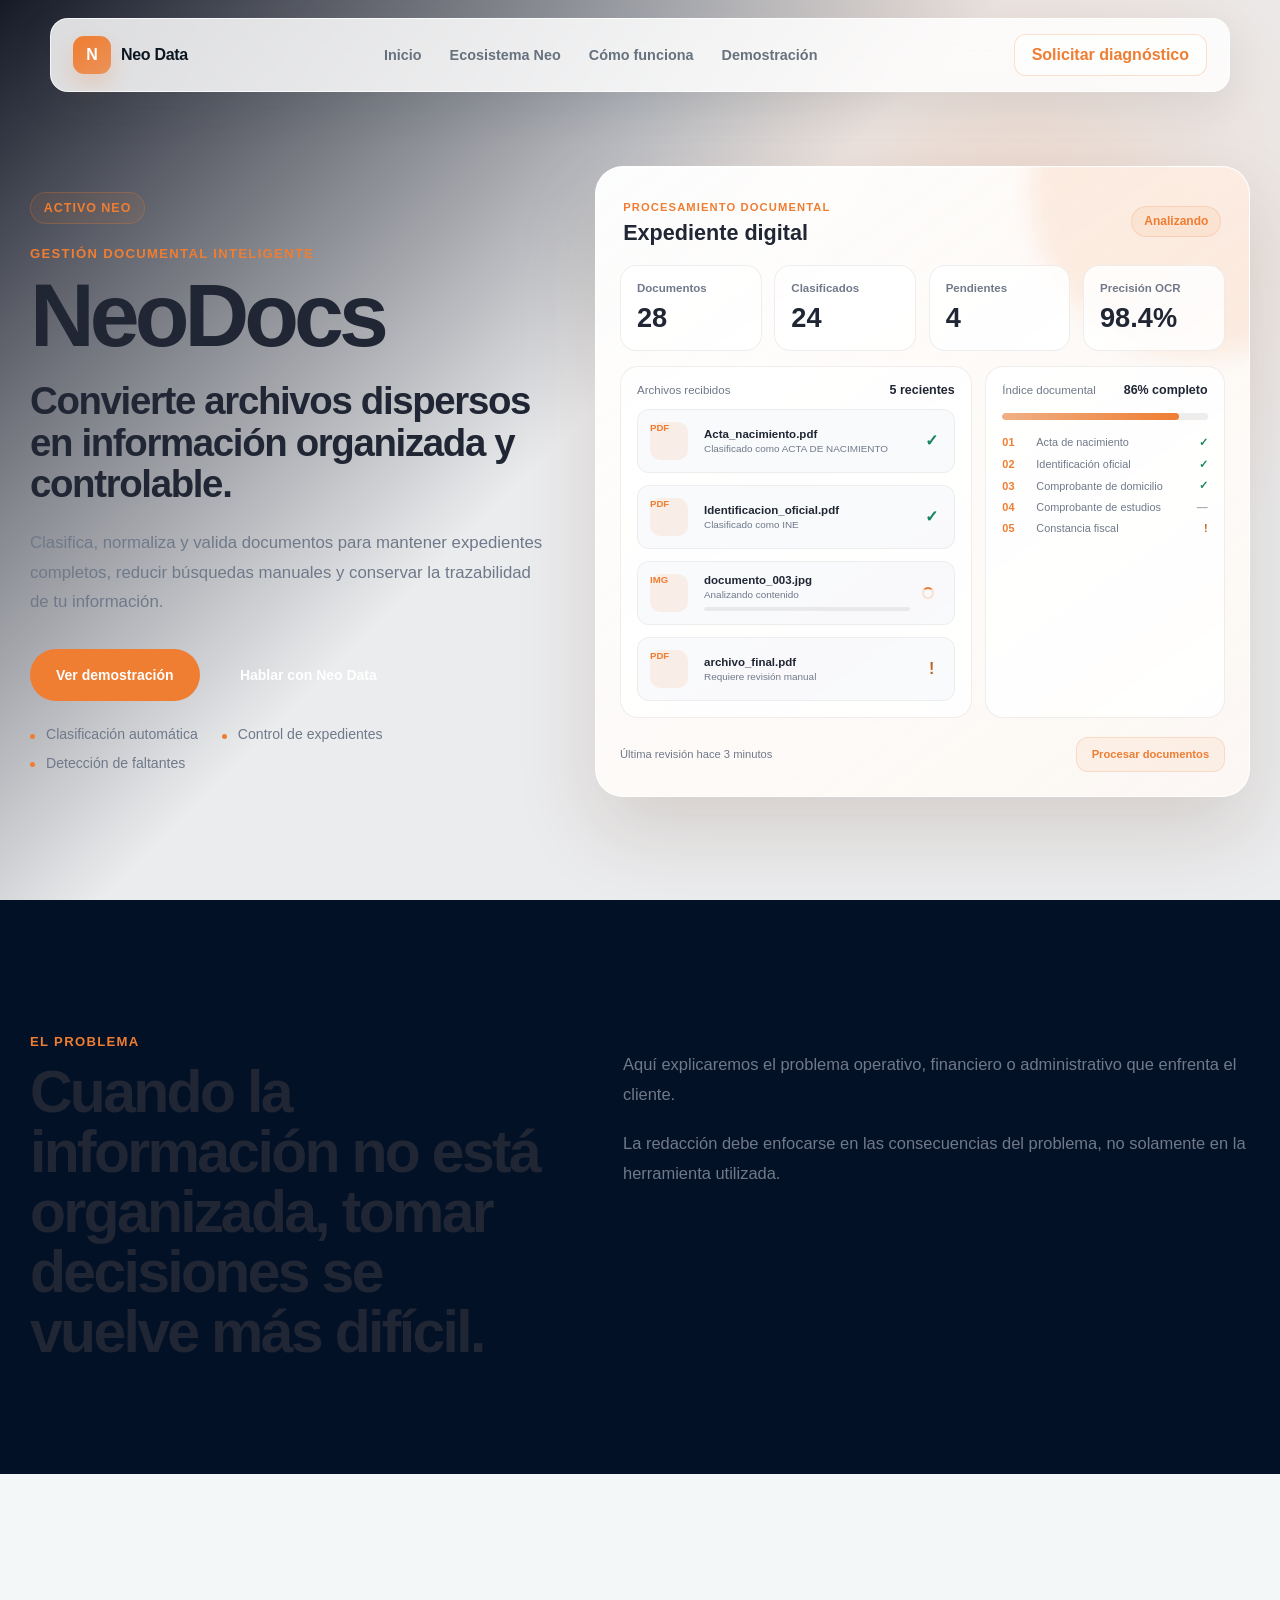
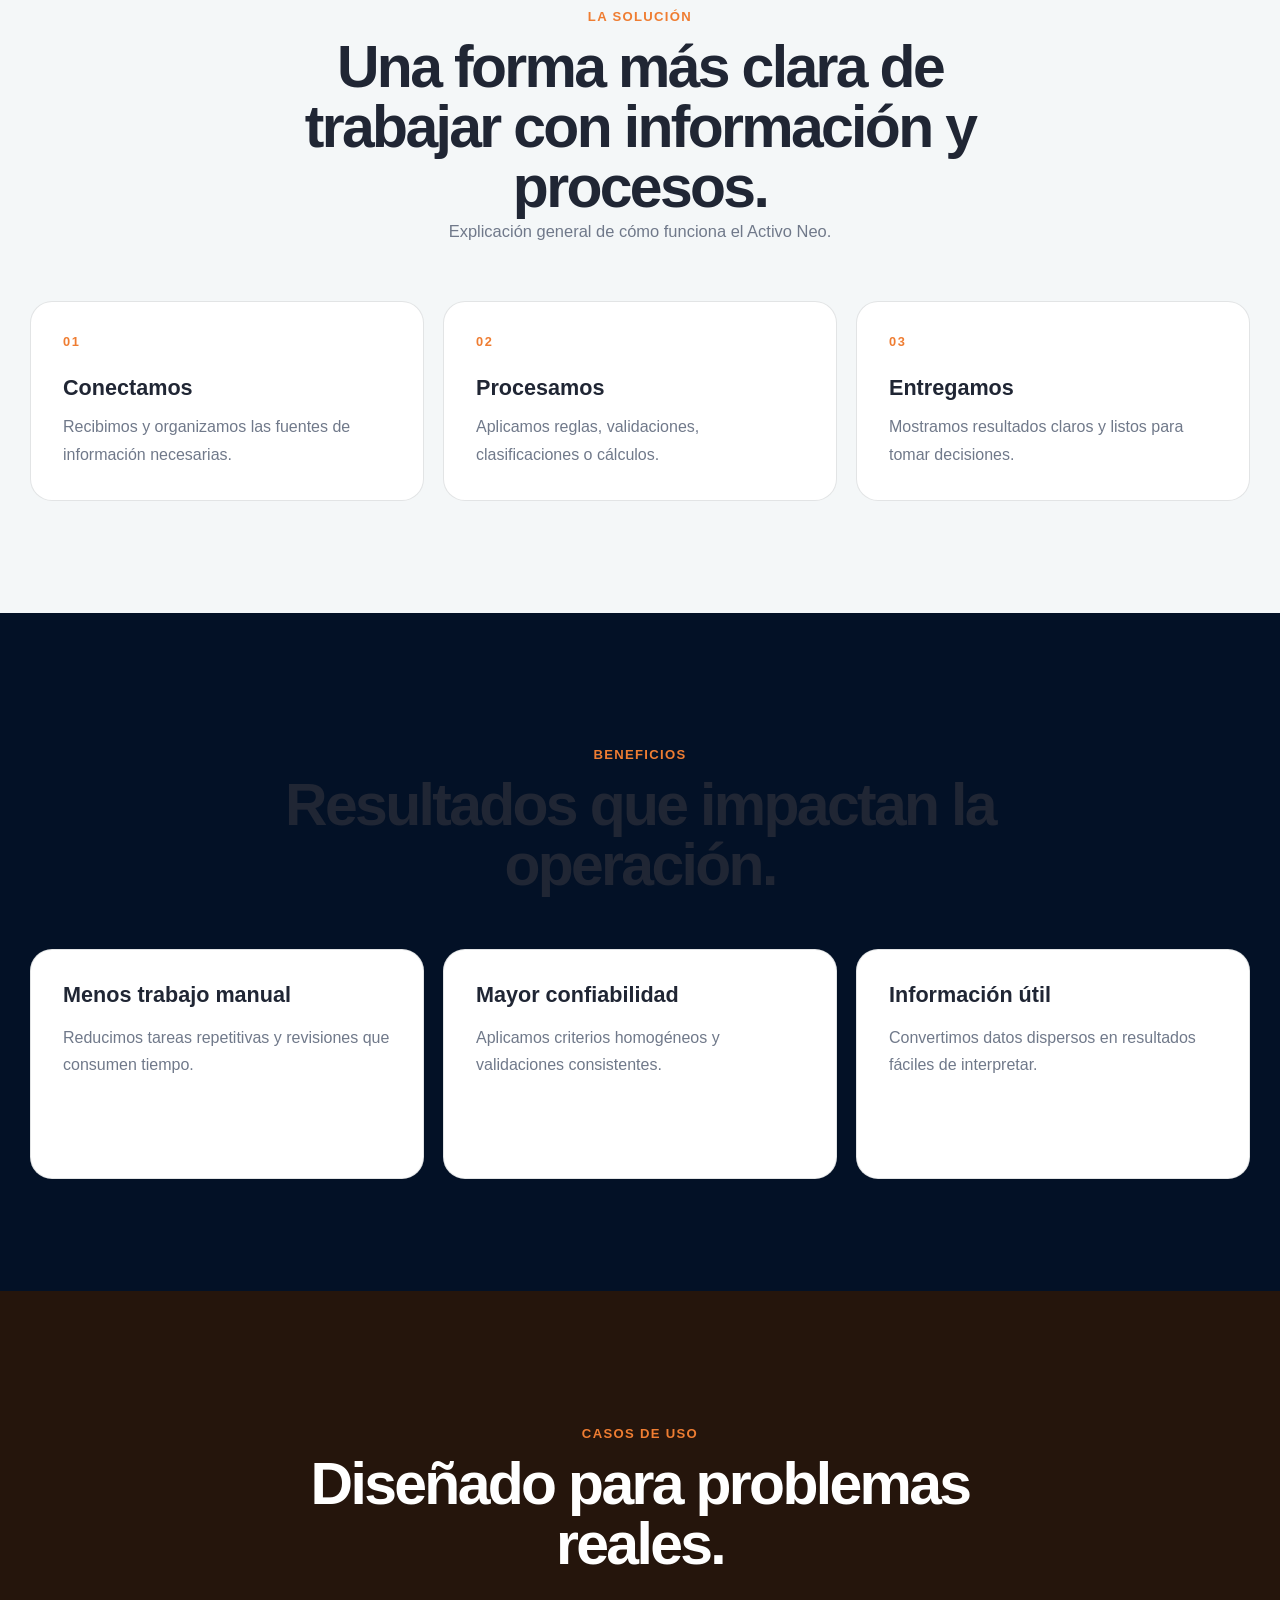
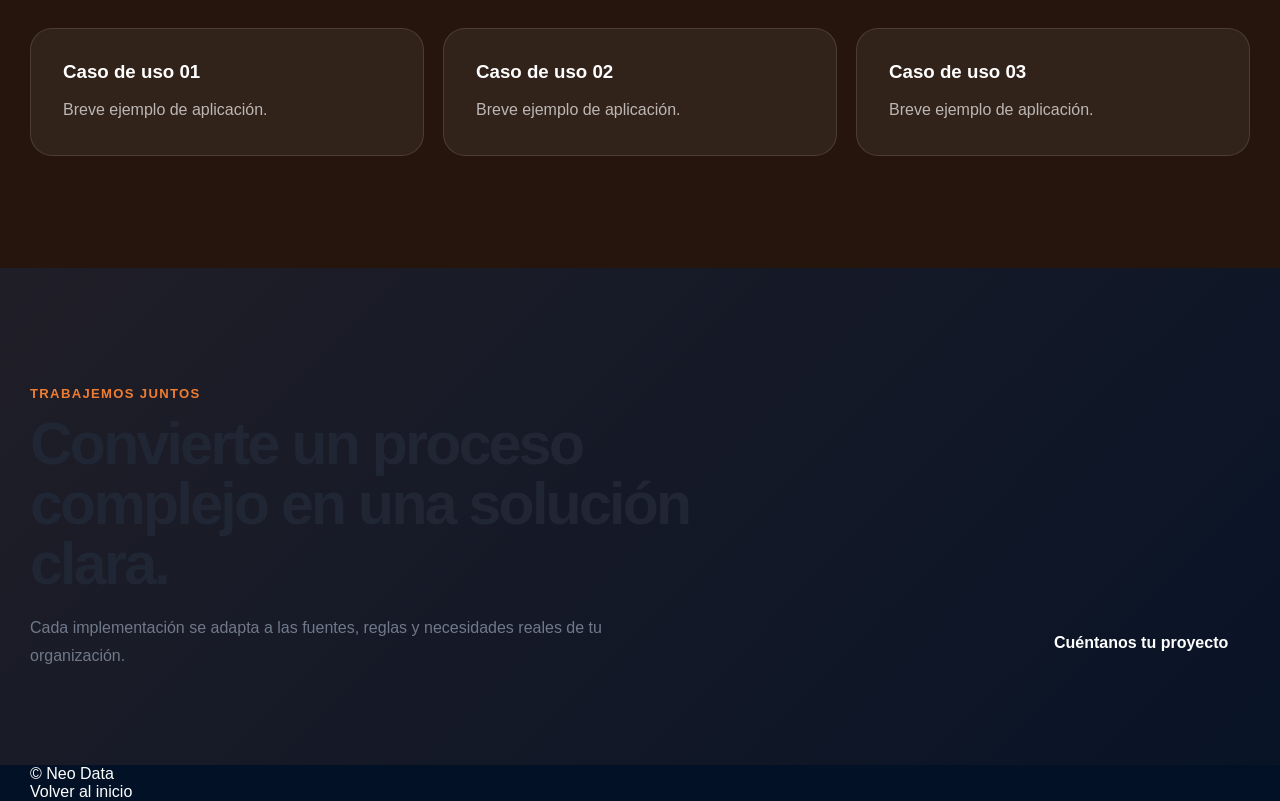
<file: pages/neodocs.html>
<!DOCTYPE html>
<html lang="es">
<head>
    <meta charset="UTF-8">

    <meta
        name="viewport"
        content="width=device-width, initial-scale=1.0"
    >

    <meta
        name="description"
        content="Activo Neo para transformar datos, procesos y decisiones."
    >

    <title>NeoDocs | Neo Data</title>

    <!-- Estilos generales -->
    <link
        rel="stylesheet"
        href="../assets/css/styles.css"
    >

    <!-- Estilos compartidos por productos -->
    <link
        rel="stylesheet"
        href="../assets/css/product.css"
    >

    <link
        rel="stylesheet"
        href="../assets/css/neodocs.css"
    >
</head>

<body class="product-page product-page--docs">

    <!-- =========================================
         HEADER
    ========================================== -->

    <header class="neo-header" id="neoHeader">

        <div class="neo-container neo-header__inner">

            <a
                href="../index.html"
                class="neo-brand"
                aria-label="Ir al inicio de Neo Data"
            >
                <span class="neo-brand__symbol" aria-hidden="true">
                    N
                </span>

                <span class="neo-brand__name">
                    Neo Data
                </span>
            </a>

            <nav
                class="neo-navigation"
                aria-label="Navegación principal"
            >
                <a href="../index.html">
                    Inicio
                </a>

                <a href="../index.html#ecosistema">
                    Ecosistema Neo
                </a>

                <a href="#como-funciona">
                    Cómo funciona
                </a>

                <a href="#demo">
                    Demostración
                </a>
            </nav>

            <a
               href="https://wa.me/523348070433?text=Hola%2C%20me%20gustar%C3%ADa%20solicitar%20un%20diagn%C3%B3stico%20con%20Neo%20Data."
               class="neo-button neo-button--small neo-button--outline"
               target="_blank"
               rel="noopener noreferrer"
            >
               Solicitar diagnóstico
            </a>

        </div>

    </header>


    <main>

        <!-- =========================================
             HERO
        ========================================== -->

        <section class="product-hero">

    <div class="product-hero__background"></div>

    <div class="container product-hero__grid">

        <div class="product-hero__content">

            <span class="product-badge">
                Activo Neo
            </span>

            <p class="product-eyebrow">
                Gestión documental inteligente
            </p>

            <h1 class="product-title">
                NeoDocs
            </h1>

            <h2 class="product-headline">
                Convierte archivos dispersos
                en información organizada y controlable.
            </h2>

            <p class="product-description">
                Clasifica, normaliza y valida documentos para mantener
                expedientes completos, reducir búsquedas manuales y
                conservar la trazabilidad de tu información.
            </p>

            <div class="product-actions">

                <a
                    href="#demo"
                    class="button button--primary"
                >
                    Ver demostración
                </a>

                <a
                    href="#contacto"
                    class="button button--secondary"
                >
                    Hablar con Neo Data
                </a>

            </div>

            <ul class="product-trust">
                <li>Clasificación automática</li>
                <li>Control de expedientes</li>
                <li>Detección de faltantes</li>
            </ul>

        </div>


        <div
            class="product-hero__visual"
            id="demo"
        >

            <div class="docs-dashboard">

                <div class="docs-dashboard__header">

                    <div>
                        <span class="docs-dashboard__eyebrow">
                            Procesamiento documental
                        </span>

                        <h3>
                            Expediente digital
                        </h3>
                    </div>

                    <span class="docs-dashboard__status">
                        Analizando
                    </span>

                </div>


                <div class="docs-dashboard__summary">

                    <article class="docs-summary-card">

                        <span>
                            Documentos
                        </span>

                        <strong
                            data-neo-counter="28"
                            data-neo-duration="1200"
                            data-neo-format="integer"
                        >
                            0
                        
                        </strong>

                    </article>


                    <article class="docs-summary-card">

                        <span>
                            Clasificados
                        </span>

                        <strong
                            data-neo-counter="24"
                            data-neo-duration="1300"
                            data-neo-format="integer"
                        >
                            0
                        </strong>

                    </article>


                    <article class="docs-summary-card">

                        <span>
                            Pendientes
                        </span>

                        <strong
                            data-neo-counter="4"
                            data-neo-duration="1100"
                            data-neo-format="integer"
                        >
                            0
                        </strong>

                    </article>


                    <article class="docs-summary-card">

                        <span>
                            Precisión OCR
                        </span>

                        <strong
                             data-neo-counter="98.4"
                             data-neo-duration="1500"
                             data-neo-decimals="1"
                             data-neo-suffix="%"
                        >
                             0
                        </strong>

                    </article>

                </div>


                <div class="docs-dashboard__workspace">

                    <div class="docs-files">

                        <div class="docs-files__header">

                            <span>
                                Archivos recibidos
                            </span>

                            <strong>
                                5 recientes
                            </strong>

                        </div>


                        <div class="docs-file is-complete">

                            <span class="docs-file__icon">
                                PDF
                            </span>

                            <div>
                                <strong>
                                    Acta_nacimiento.pdf
                                </strong>

                                <span>
                                    Clasificado como ACTA DE NACIMIENTO
                                </span>
                            </div>

                            <i>
                                ✓
                            </i>

                        </div>


                        <div class="docs-file is-complete">

                            <span class="docs-file__icon">
                                PDF
                            </span>

                            <div>
                                <strong>
                                    Identificacion_oficial.pdf
                                </strong>

                                <span>
                                    Clasificado como INE
                                </span>
                            </div>

                            <i>
                                ✓
                            </i>

                        </div>


                        <div class="docs-file is-processing">

                            <span class="docs-file__icon">
                                IMG
                            </span>

                            <div>

                                <strong>
                                    documento_003.jpg
                                </strong>

                                <span>
                                   Analizando contenido
                                </span>

                                <div class="docs-processing">
                                    <div class="docs-processing__bar"></div>
                                </div>

                            </div>

                            <i class="docs-spinner"></i>

                        </div>


                        <div class="docs-file is-warning">

                            <span class="docs-file__icon">
                                PDF
                            </span>

                            <div>
                                <strong>
                                    archivo_final.pdf
                                </strong>

                                <span>
                                    Requiere revisión manual
                                </span>
                            </div>

                            <i>
                                !
                            </i>

                        </div>

                    </div>


                    <div class="docs-index">

                        <div class="docs-index__header">

                            <span>
                                Índice documental
                            </span>

                            <strong>
                                86% completo
                            </strong>

                        </div>


                        <div class="docs-index__progress">
                            <span></span>
                        </div>


                        <ul class="docs-index__list">

                            <li class="is-complete">
                                <span>01</span>
                                Acta de nacimiento
                                <i>✓</i>
                            </li>

                            <li class="is-complete">
                                <span>02</span>
                                Identificación oficial
                                <i>✓</i>
                            </li>

                            <li class="is-complete">
                                <span>03</span>
                                Comprobante de domicilio
                                <i>✓</i>
                            </li>

                            <li class="is-pending">
                                <span>04</span>
                                Comprobante de estudios
                                <i>—</i>
                            </li>

                            <li class="is-warning">
                                <span>05</span>
                                Constancia fiscal
                                <i>!</i>
                            </li>

                        </ul>

                    </div>

                </div>


                <div class="docs-dashboard__footer">

                    <span>
                        Última revisión hace 3 minutos
                    </span>

                    <button
                        class="docs-dashboard__button"
                        type="button"
                    >
                        Procesar documentos
                    </button>

                </div>

            </div>

        </div>

    </div>

</section>


        <!-- =========================================
             PROBLEMA
        ========================================== -->

        <section class="product-section" id="como-funciona">

            <div class="container product-section__grid">

                <div>
                    <span class="section-eyebrow">
                        El problema
                    </span>

                    <h2>
                        Cuando la información no está organizada,
                        tomar decisiones se vuelve más difícil.
                    </h2>
                </div>

                <div class="product-section__content">

                    <p>
                        Aquí explicaremos el problema operativo,
                        financiero o administrativo que enfrenta
                        el cliente.
                    </p>

                    <p>
                        La redacción debe enfocarse en las
                        consecuencias del problema, no solamente
                        en la herramienta utilizada.
                    </p>

                </div>

            </div>

        </section>


        <!-- =========================================
             SOLUCIÓN
        ========================================== -->

        <section class="product-section product-section--soft">

            <div class="container">

                <div class="section-heading">

                    <span class="section-eyebrow">
                        La solución
                    </span>

                    <h2>
                        Una forma más clara de trabajar
                        con información y procesos.
                    </h2>

                    <p>
                        Explicación general de cómo funciona
                        el Activo Neo.
                    </p>

                </div>


                <div class="product-process">

                    <article class="product-process__item">

                        <span class="product-process__number">
                            01
                        </span>

                        <h3>
                            Conectamos
                        </h3>

                        <p>
                            Recibimos y organizamos las fuentes
                            de información necesarias.
                        </p>

                    </article>


                    <article class="product-process__item">

                        <span class="product-process__number">
                            02
                        </span>

                        <h3>
                            Procesamos
                        </h3>

                        <p>
                            Aplicamos reglas, validaciones,
                            clasificaciones o cálculos.
                        </p>

                    </article>


                    <article class="product-process__item">

                        <span class="product-process__number">
                            03
                        </span>

                        <h3>
                            Entregamos
                        </h3>

                        <p>
                            Mostramos resultados claros y listos
                            para tomar decisiones.
                        </p>

                    </article>

                </div>

            </div>

        </section>


        <!-- =========================================
             BENEFICIOS
        ========================================== -->

        <section class="product-section">

            <div class="container">

                <div class="section-heading">

                    <span class="section-eyebrow">
                        Beneficios
                    </span>

                    <h2>
                        Resultados que impactan
                        la operación.
                    </h2>

                </div>


                <div class="product-benefits">

                    <article class="product-benefit-card">
                        <h3>Menos trabajo manual</h3>

                        <p>
                            Reducimos tareas repetitivas y revisiones
                            que consumen tiempo.
                        </p>
                    </article>


                    <article class="product-benefit-card">
                        <h3>Mayor confiabilidad</h3>

                        <p>
                            Aplicamos criterios homogéneos y
                            validaciones consistentes.
                        </p>
                    </article>


                    <article class="product-benefit-card">
                        <h3>Información útil</h3>

                        <p>
                            Convertimos datos dispersos en resultados
                            fáciles de interpretar.
                        </p>
                    </article>

                </div>

            </div>

        </section>


        <!-- =========================================
             CASOS DE USO
        ========================================== -->

        <section class="product-section product-section--dark">

            <div class="container">

                <div class="section-heading">

                    <span class="section-eyebrow">
                        Casos de uso
                    </span>

                    <h2>
                        Diseñado para problemas reales.
                    </h2>

                </div>


                <div class="product-use-cases">

                    <article class="product-use-case">
                        <h3>Caso de uso 01</h3>

                        <p>
                            Breve ejemplo de aplicación.
                        </p>
                    </article>


                    <article class="product-use-case">
                        <h3>Caso de uso 02</h3>

                        <p>
                            Breve ejemplo de aplicación.
                        </p>
                    </article>


                    <article class="product-use-case">
                        <h3>Caso de uso 03</h3>

                        <p>
                            Breve ejemplo de aplicación.
                        </p>
                    </article>

                </div>

            </div>

        </section>


        <!-- =========================================
             CTA
        ========================================== -->

        <section
            class="product-cta"
            id="contacto"
        >

            <div class="container product-cta__inner">

                <div>
                    <span class="section-eyebrow">
                        Trabajemos juntos
                    </span>

                    <h2>
                        Convierte un proceso complejo
                        en una solución clara.
                    </h2>

                    <p>
                        Cada implementación se adapta a las fuentes,
                        reglas y necesidades reales de tu organización.
                    </p>
                </div>

                <a
                    href="https://wa.me/523348070433?text=Hola%2C%20vi%20el%20sitio%20de%20Neo%20Data%20y%20quiero%20contarles%20sobre%20un%20proyecto."
                    class="neo-button neo-button--primary"
                    target="_blank"
                    rel="noopener noreferrer"
                >
                    Cuéntanos tu proyecto
                </a>

            </div>

        </section>

    </main>


    <!-- =========================================
         FOOTER
    ========================================== -->

    <footer class="site-footer">

        <div class="container site-footer__inner">

            <p>
                © <span id="currentYear"></span> Neo Data
            </p>

            <a href="../index.html">
                Volver al inicio
            </a>

        </div>

    </footer>


    <!-- JavaScript general -->
    <script src="../assets/js/main.js"></script>

    <!-- JavaScript compartido por productos -->
    <script src="../assets/js/product.js"></script>

    <script src="../assets/js/neo-animations.js"></script>

</body>
</html>
</file>
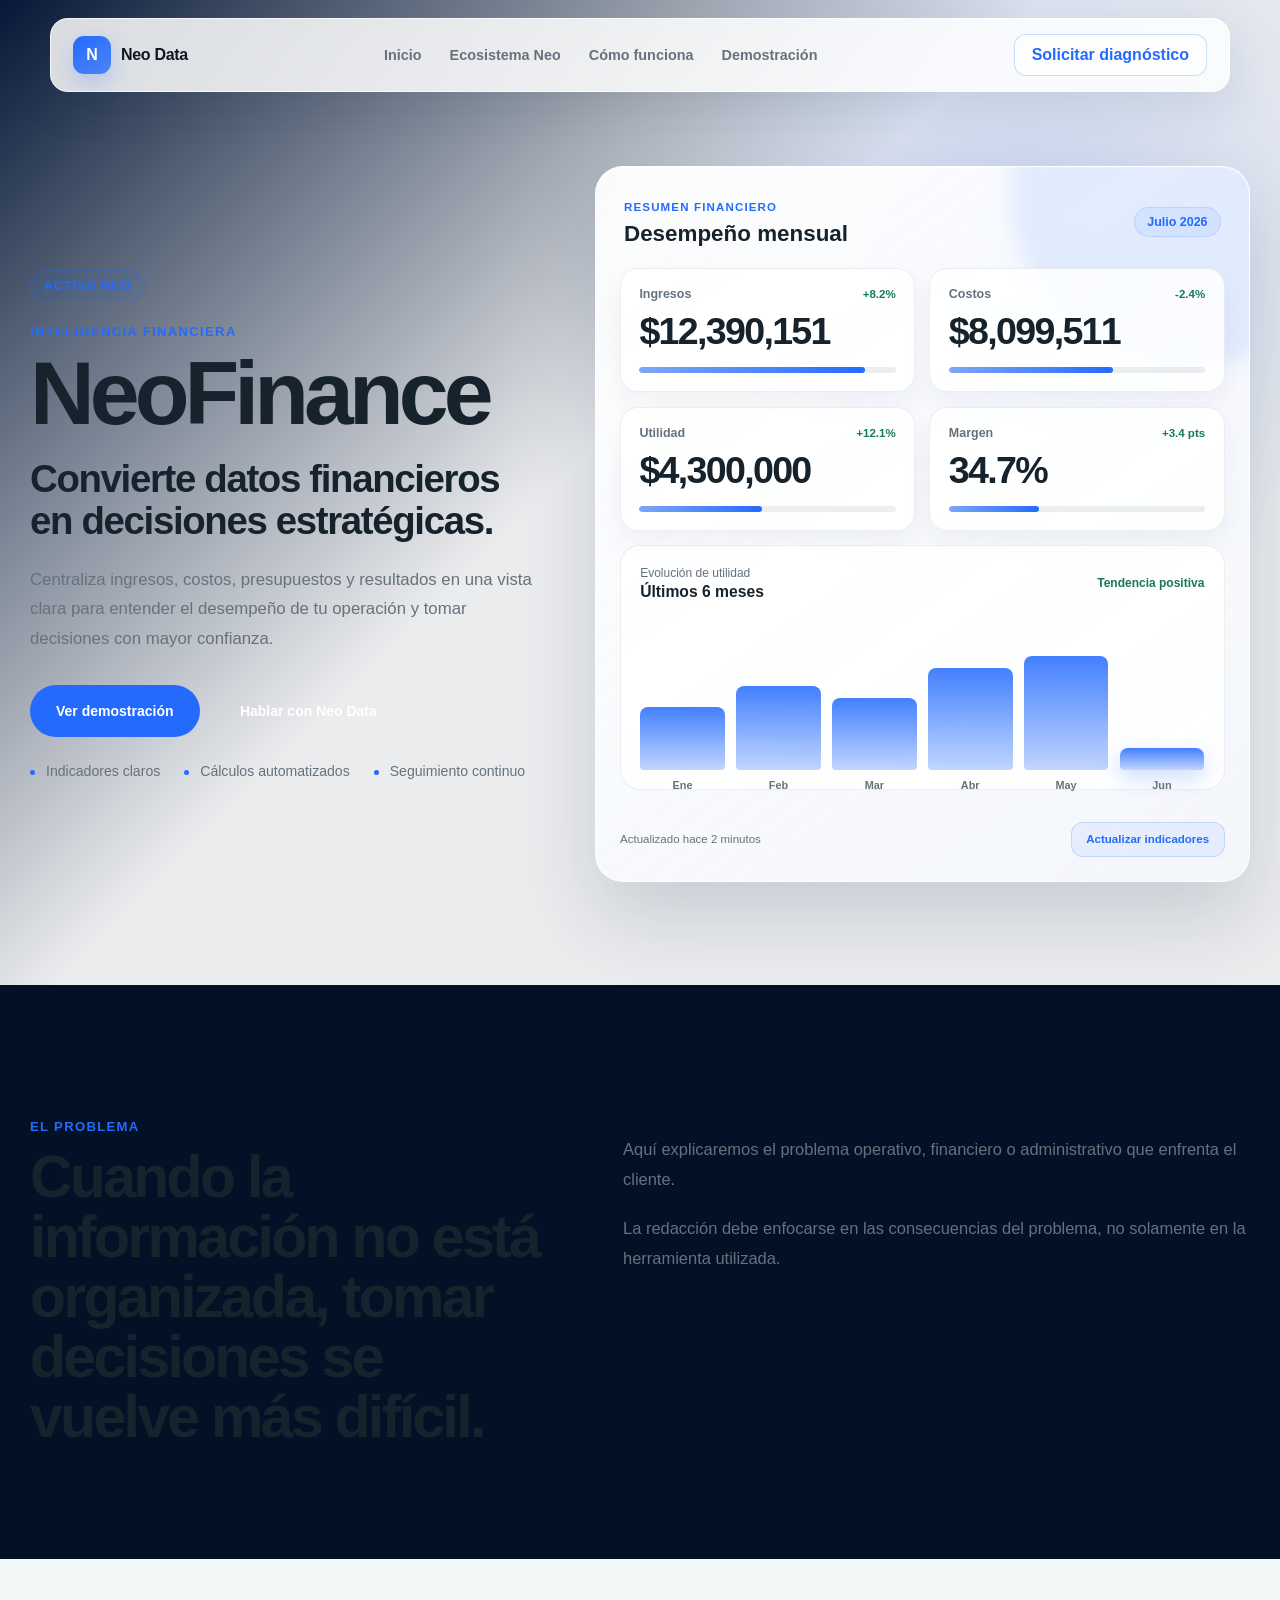
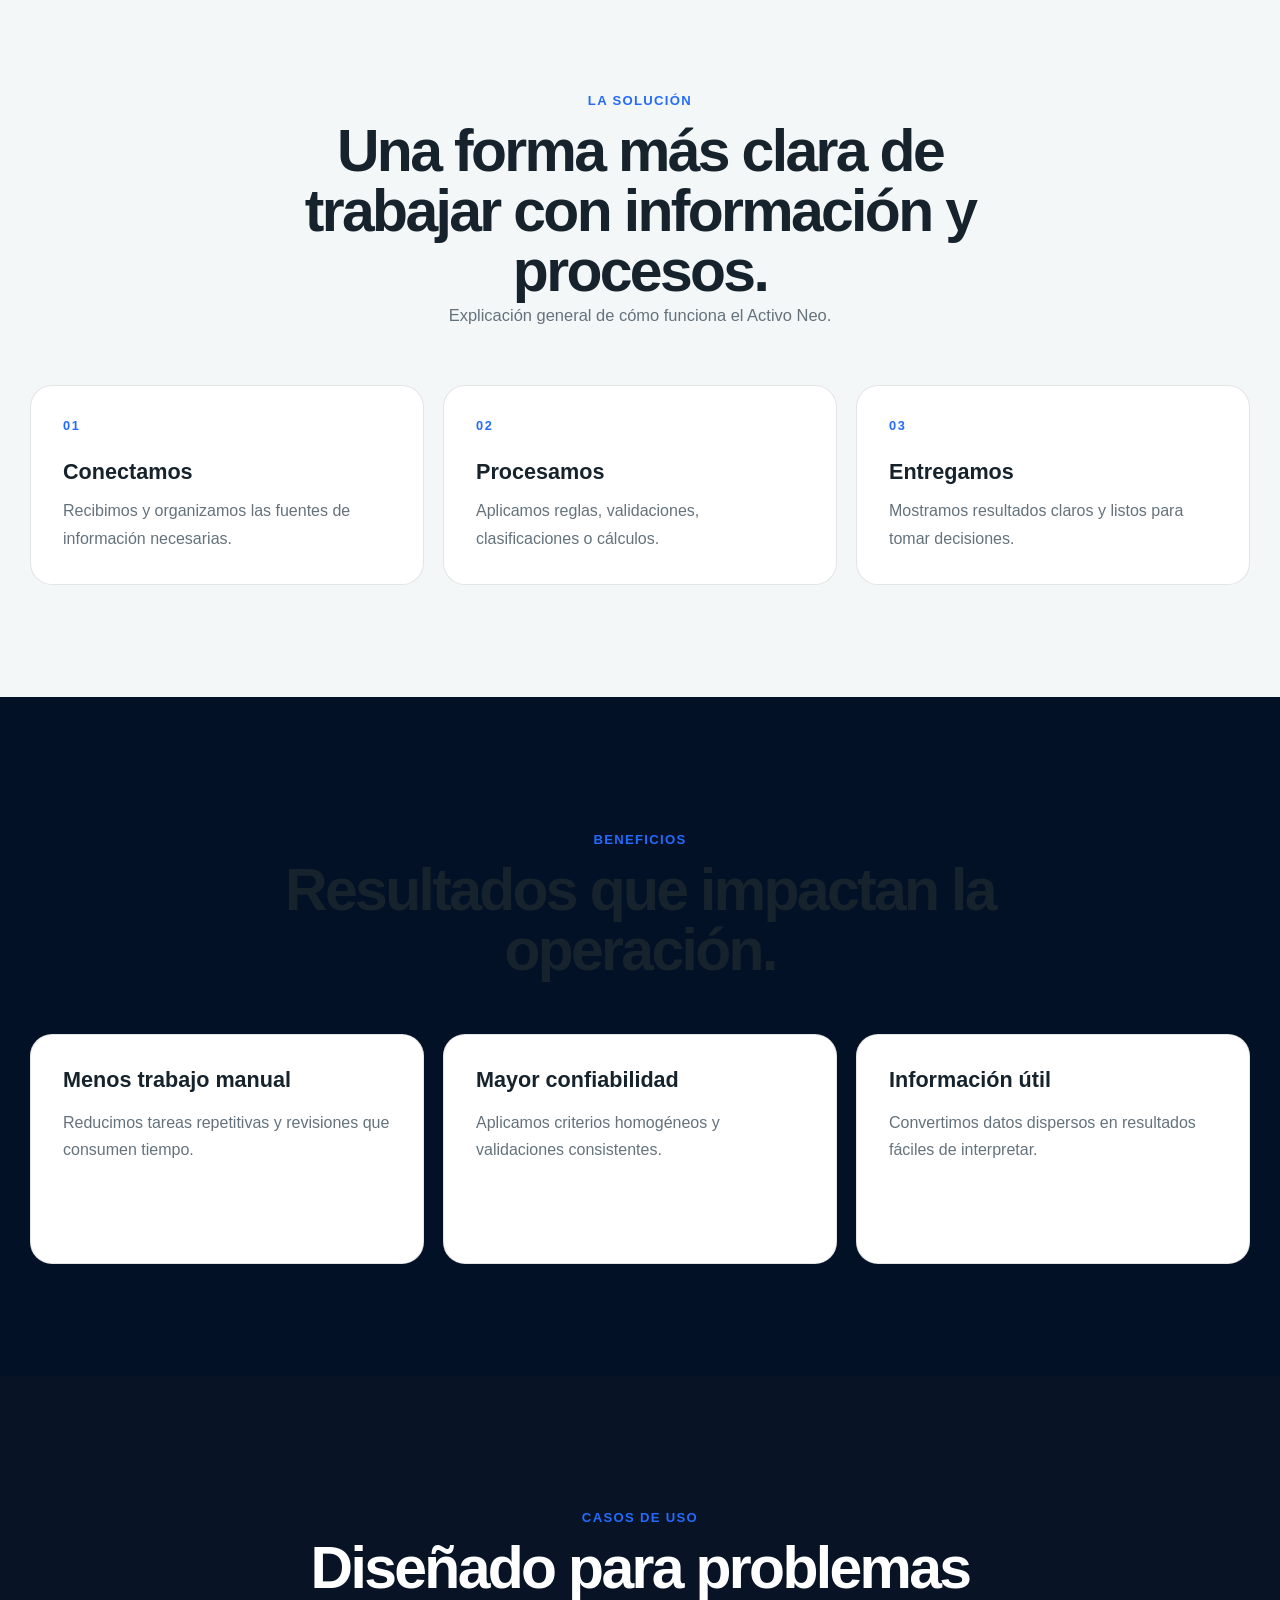
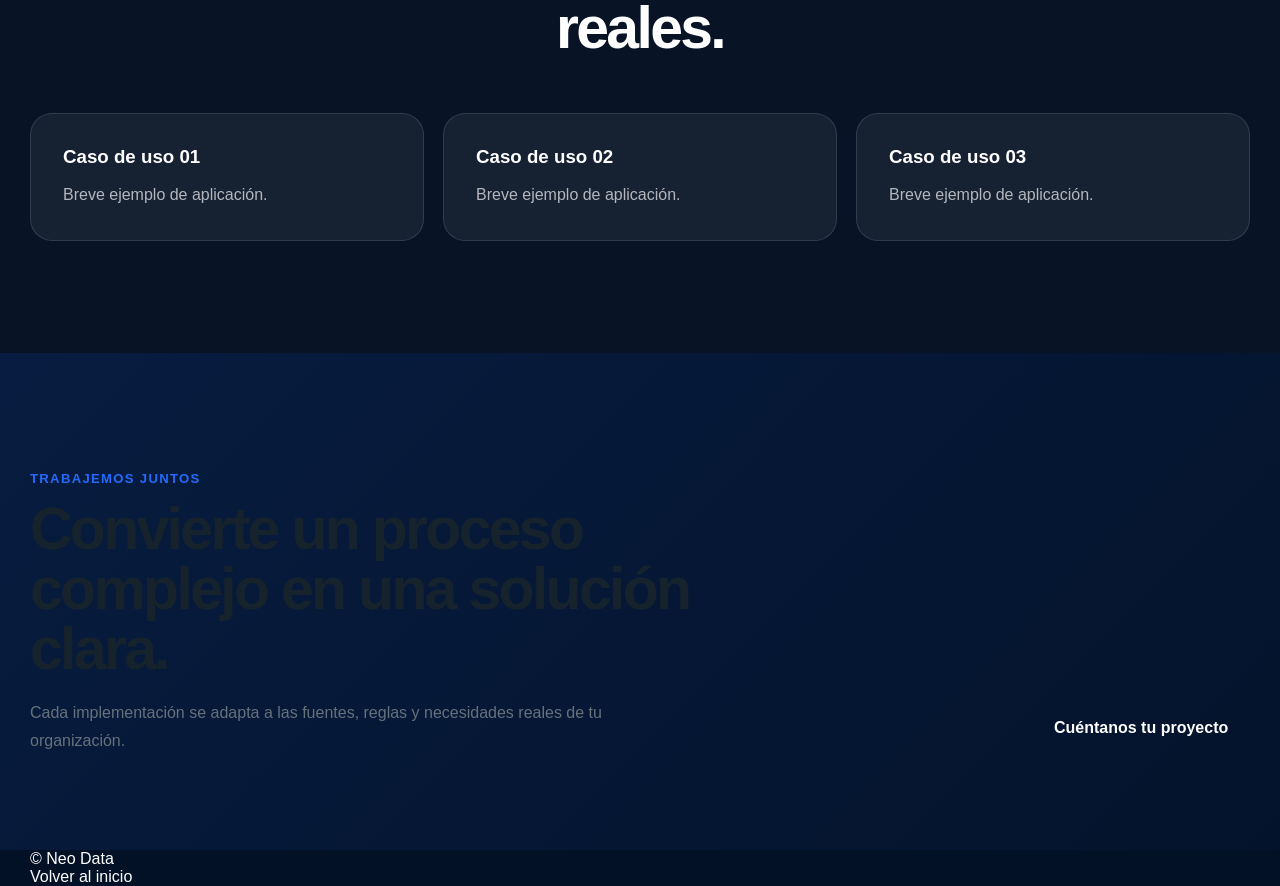
<file: pages/neofinance.html>
<!DOCTYPE html>
<html lang="es">
<head>
    <meta charset="UTF-8">

    <meta
        name="viewport"
        content="width=device-width, initial-scale=1.0"
    >

    <meta
        name="description"
        content="Activo Neo para transformar datos, procesos y decisiones."
    >

    <title>NeoFinance | Neo Data</title>

    <!-- Estilos generales -->
    <link
        rel="stylesheet"
        href="../assets/css/styles.css"
    >

    <!-- Estilos compartidos por productos -->
    <link
        rel="stylesheet"
        href="../assets/css/product.css"
    >

    <link
        rel="stylesheet"
        href="../assets/css/neofinance.css"
    >
</head>

<body class="product-page product-page--finance"
      style="
          --product-accent: #246bfd;
          --product-accent-rgb: 36, 107, 253;
          --product-dark: #081426;
      "
>

    <!-- =========================================
         HEADER
    ========================================== -->

    <header class="neo-header" id="neoHeader">

        <div class="neo-container neo-header__inner">

            <a
                href="../index.html"
                class="neo-brand"
                aria-label="Ir al inicio de Neo Data"
            >
                <span class="neo-brand__symbol" aria-hidden="true">
                    N
                </span>

                <span class="neo-brand__name">
                    Neo Data
                </span>
            </a>

            <nav
                class="neo-navigation"
                aria-label="Navegación principal"
            >
                <a href="../index.html">
                    Inicio
                </a>

                <a href="../index.html#ecosistema">
                    Ecosistema Neo
                </a>

                <a href="#como-funciona">
                    Cómo funciona
                </a>

                <a href="#demo">
                    Demostración
                </a>
            </nav>

            <a
               href="https://wa.me/523348070433?text=Hola%2C%20me%20gustar%C3%ADa%20solicitar%20un%20diagn%C3%B3stico%20con%20Neo%20Data."
               class="neo-button neo-button--small neo-button--outline"
               target="_blank"
               rel="noopener noreferrer"
            >
               Solicitar diagnóstico
            </a>

        </div>

    </header>


    <main>

        <!-- =========================================
             HERO
        ========================================== -->

        <section class="product-hero">

    <div class="product-hero__background"></div>

    <div class="container product-hero__grid">

        <div class="product-hero__content">

            <span class="product-badge">
                Activo Neo
            </span>

            <p class="product-eyebrow">
                Inteligencia financiera
            </p>

            <h1 class="product-title">
                NeoFinance
            </h1>

            <h2 class="product-headline">
                Convierte datos financieros
                en decisiones estratégicas.
            </h2>

            <p class="product-description">
                Centraliza ingresos, costos, presupuestos y resultados
                en una vista clara para entender el desempeño de tu
                operación y tomar decisiones con mayor confianza.
            </p>

            <div class="product-actions">

                <a
                    href="#demo"
                    class="button button--primary"
                >
                    Ver demostración
                </a>

                <a
                    href="#contacto"
                    class="button button--secondary"
                >
                    Hablar con Neo Data
                </a>

            </div>

            <ul class="product-trust">
                <li>Indicadores claros</li>
                <li>Cálculos automatizados</li>
                <li>Seguimiento continuo</li>
            </ul>

        </div>


        <div
            class="product-hero__visual"
            id="demo"
        >

            <div class="finance-dashboard">

                <div class="finance-dashboard__header">

                    <div>
                        <span class="finance-dashboard__eyebrow">
                            Resumen financiero
                        </span>

                        <h3>
                            Desempeño mensual
                        </h3>
                    </div>

                    <span class="finance-dashboard__period">
                        Julio 2026
                    </span>

                </div>


                <div class="finance-dashboard__metrics">

                    <article class="finance-metric finance-metric--income">

                        <div class="finance-metric__header">
                            <span>Ingresos</span>

                            <span class="finance-metric__trend is-positive">
                                +8.2%
                            </span>
                        </div>

                        <strong
                            class="finance-metric__value"
                            data-neo-counter="12400000"
                            data-neo-format="currency"
                            data-neo-duration="1800"
                        >
                            $0
                        </strong>

                        <div class="finance-metric__bar">
                            <span data-neo-width="88"></span>
                        </div>

                    </article>


                    <article class="finance-metric finance-metric--costs">

                        <div class="finance-metric__header">
                            <span>Costos</span>

                            <span class="finance-metric__trend is-positive">
                                -2.4%
                            </span>
                        </div>

                        <strong
                            class="finance-metric__value"
                            data-neo-counter="8100000"
                            data-neo-format="currency"
                            data-neo-duration="1700"
                        >
                            $0
                        </strong>

                        <div class="finance-metric__bar">
                            <span data-neo-width="64"></span>
                        </div>

                    </article>


                    <article class="finance-metric finance-metric--profit">

                        <div class="finance-metric__header">
                            <span>Utilidad</span>

                            <span class="finance-metric__trend is-positive">
                                +12.1%
                            </span>
                        </div>

                        <strong
                            class="finance-metric__value"
                            data-neo-counter="4300000"
                            data-neo-format="currency"
                            data-neo-duration="1600"
                        >
                            $0
                        </strong>

                        <div class="finance-metric__bar">
                            <span data-neo-width="48"></span>
                        </div>

                    </article>


                    <article class="finance-metric finance-metric--margin">

                        <div class="finance-metric__header">
                            <span>Margen</span>

                            <span class="finance-metric__trend is-positive">
                                +3.4 pts
                            </span>
                        </div>

                        <strong
                            class="finance-metric__value"
                            data-neo-counter="34.7"
                            data-neo-format="percent"
                            data-neo-decimals="1"
                            data-neo-duration="1500"
                        >
                            0%
                        </strong>

                        <div class="finance-metric__bar">
                            <span data-neo-width="35"></span>
                        </div>

                    </article>

                </div>


                <div class="finance-dashboard__chart">

                    <div class="finance-dashboard__chart-header">
                        <div>
                            <span>
                                Evolución de utilidad
                            </span>

                            <strong>
                                Últimos 6 meses
                            </strong>
                        </div>

                        <span class="finance-dashboard__chart-status">
                            Tendencia positiva
                        </span>
                    </div>

                    <div
                        class="finance-chart"
                        aria-label="Gráfica de evolución de utilidad"
                    >

                        <div
                            class="finance-chart__bar"
                            data-neo-height="42"
                        >
                            <span>Ene</span>
                        </div>

                        <div
                            class="finance-chart__bar"
                            data-neo-height="56"
                        >
                            <span>Feb</span>
                        </div>

                        <div
                            class="finance-chart__bar"
                            data-neo-height="48"
                        >
                            <span>Mar</span>
                        </div>

                        <div
                            class="finance-chart__bar"
                            data-neo-height="68"
                        >
                            <span>Abr</span>
                        </div>

                        <div
                            class="finance-chart__bar"
                            data-neo-height="76"
                        >
                            <span>May</span>
                        </div>

                        <div
                            class="finance-chart__bar is-current"
                            style="--bar-height: 92%;"
                        >
                            <span>Jun</span>
                        </div>

                    </div>

                </div>


                <div class="finance-dashboard__footer">

                    <span>
                        Actualizado hace 2 minutos
                    </span>

                    <button
                        class="finance-dashboard__button"
                        type="button"
                        data-neo-restart="#demo"
                    >
                        Actualizar indicadores
                    </button>

                </div>

            </div>

        </div>

    </div>

</section>


        <!-- =========================================
             PROBLEMA
        ========================================== -->

        <section class="product-section" id="como-funciona">

            <div class="container product-section__grid">

                <div>
                    <span class="section-eyebrow">
                        El problema
                    </span>

                    <h2>
                        Cuando la información no está organizada,
                        tomar decisiones se vuelve más difícil.
                    </h2>
                </div>

                <div class="product-section__content">

                    <p>
                        Aquí explicaremos el problema operativo,
                        financiero o administrativo que enfrenta
                        el cliente.
                    </p>

                    <p>
                        La redacción debe enfocarse en las
                        consecuencias del problema, no solamente
                        en la herramienta utilizada.
                    </p>

                </div>

            </div>

        </section>


        <!-- =========================================
             SOLUCIÓN
        ========================================== -->

        <section class="product-section product-section--soft">

            <div class="container">

                <div class="section-heading">

                    <span class="section-eyebrow">
                        La solución
                    </span>

                    <h2>
                        Una forma más clara de trabajar
                        con información y procesos.
                    </h2>

                    <p>
                        Explicación general de cómo funciona
                        el Activo Neo.
                    </p>

                </div>


                <div class="product-process">

                    <article class="product-process__item">

                        <span class="product-process__number">
                            01
                        </span>

                        <h3>
                            Conectamos
                        </h3>

                        <p>
                            Recibimos y organizamos las fuentes
                            de información necesarias.
                        </p>

                    </article>


                    <article class="product-process__item">

                        <span class="product-process__number">
                            02
                        </span>

                        <h3>
                            Procesamos
                        </h3>

                        <p>
                            Aplicamos reglas, validaciones,
                            clasificaciones o cálculos.
                        </p>

                    </article>


                    <article class="product-process__item">

                        <span class="product-process__number">
                            03
                        </span>

                        <h3>
                            Entregamos
                        </h3>

                        <p>
                            Mostramos resultados claros y listos
                            para tomar decisiones.
                        </p>

                    </article>

                </div>

            </div>

        </section>


        <!-- =========================================
             BENEFICIOS
        ========================================== -->

        <section class="product-section">

            <div class="container">

                <div class="section-heading">

                    <span class="section-eyebrow">
                        Beneficios
                    </span>

                    <h2>
                        Resultados que impactan
                        la operación.
                    </h2>

                </div>


                <div class="product-benefits">

                    <article class="product-benefit-card">
                        <h3>Menos trabajo manual</h3>

                        <p>
                            Reducimos tareas repetitivas y revisiones
                            que consumen tiempo.
                        </p>
                    </article>


                    <article class="product-benefit-card">
                        <h3>Mayor confiabilidad</h3>

                        <p>
                            Aplicamos criterios homogéneos y
                            validaciones consistentes.
                        </p>
                    </article>


                    <article class="product-benefit-card">
                        <h3>Información útil</h3>

                        <p>
                            Convertimos datos dispersos en resultados
                            fáciles de interpretar.
                        </p>
                    </article>

                </div>

            </div>

        </section>


        <!-- =========================================
             CASOS DE USO
        ========================================== -->

        <section class="product-section product-section--dark">

            <div class="container">

                <div class="section-heading">

                    <span class="section-eyebrow">
                        Casos de uso
                    </span>

                    <h2>
                        Diseñado para problemas reales.
                    </h2>

                </div>


                <div class="product-use-cases">

                    <article class="product-use-case">
                        <h3>Caso de uso 01</h3>

                        <p>
                            Breve ejemplo de aplicación.
                        </p>
                    </article>


                    <article class="product-use-case">
                        <h3>Caso de uso 02</h3>

                        <p>
                            Breve ejemplo de aplicación.
                        </p>
                    </article>


                    <article class="product-use-case">
                        <h3>Caso de uso 03</h3>

                        <p>
                            Breve ejemplo de aplicación.
                        </p>
                    </article>

                </div>

            </div>

        </section>


        <!-- =========================================
             CTA
        ========================================== -->

        <section
            class="product-cta"
            id="contacto"
        >

            <div class="container product-cta__inner">

                <div>
                    <span class="section-eyebrow">
                        Trabajemos juntos
                    </span>

                    <h2>
                        Convierte un proceso complejo
                        en una solución clara.
                    </h2>

                    <p>
                        Cada implementación se adapta a las fuentes,
                        reglas y necesidades reales de tu organización.
                    </p>
                </div>

                <a
                    href="https://wa.me/523348070433?text=Hola%2C%20vi%20el%20sitio%20de%20Neo%20Data%20y%20quiero%20contarles%20sobre%20un%20proyecto."
                    class="neo-button neo-button--primary"
                    target="_blank"
                    rel="noopener noreferrer"
                >
                    Cuéntanos tu proyecto
                </a>

            </div>

        </section>

    </main>


    <!-- =========================================
         FOOTER
    ========================================== -->

    <footer class="site-footer">

        <div class="container site-footer__inner">

            <p>
                © <span id="currentYear"></span> Neo Data
            </p>

            <a href="../index.html">
                Volver al inicio
            </a>

        </div>

    </footer>


    <!-- JavaScript general -->
    <script src="../assets/js/main.js"></script>

    <!-- JavaScript compartido por productos -->
    <script src="../assets/js/product.js"></script>

    <script src="../assets/js/neo-animations.js"></script>

</body>
</html>
</file>
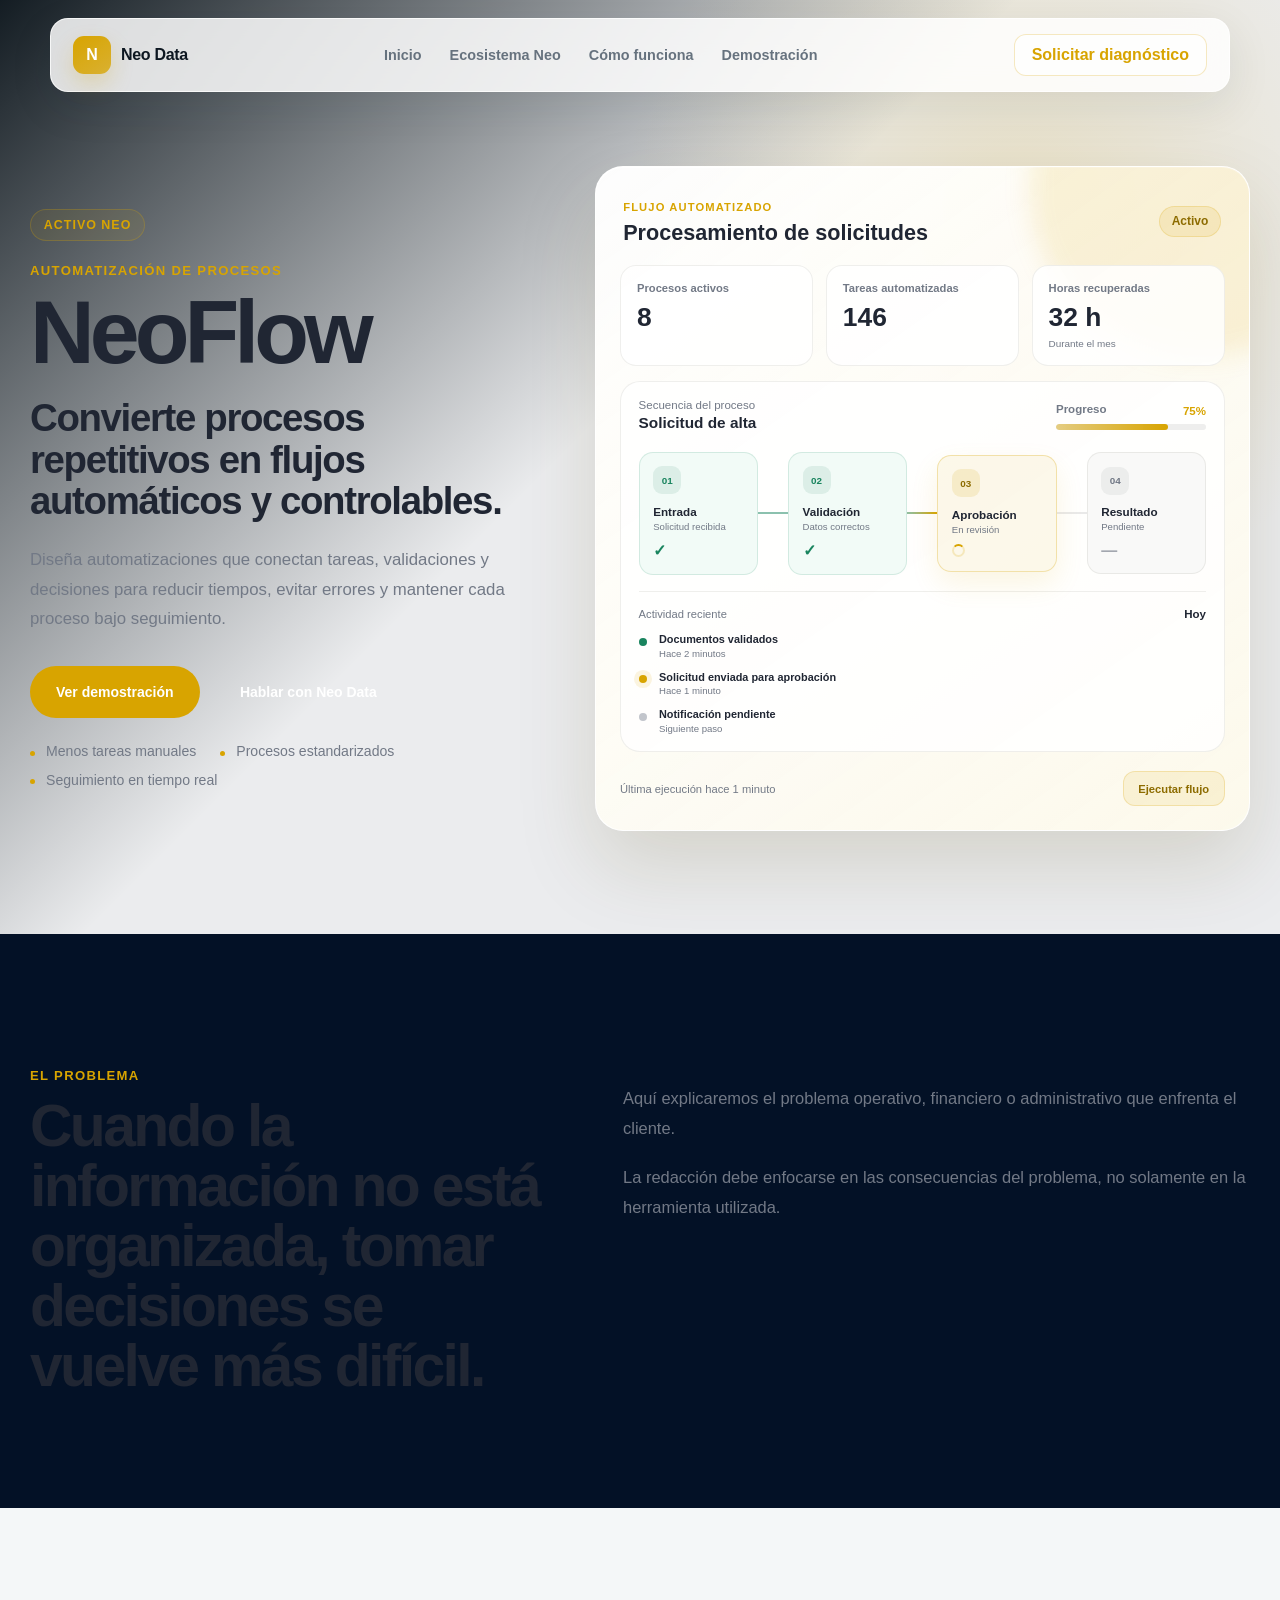
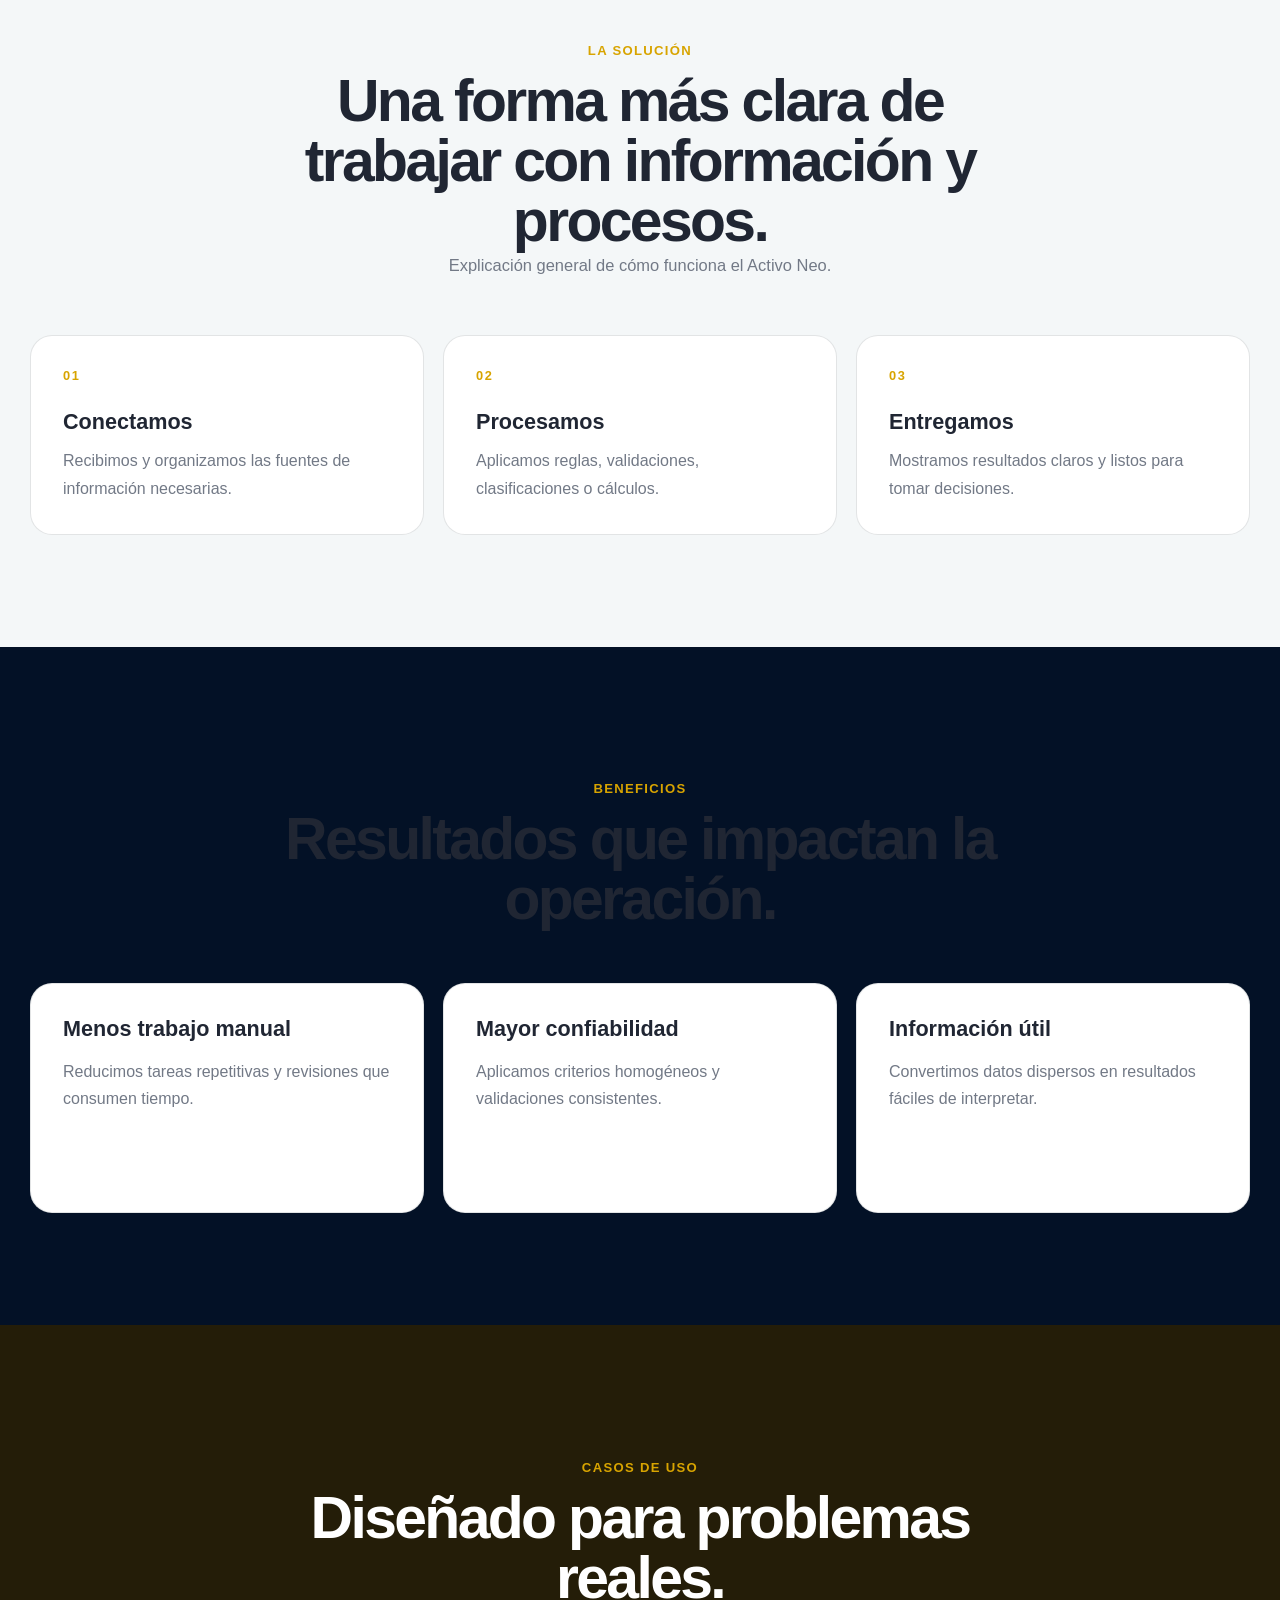
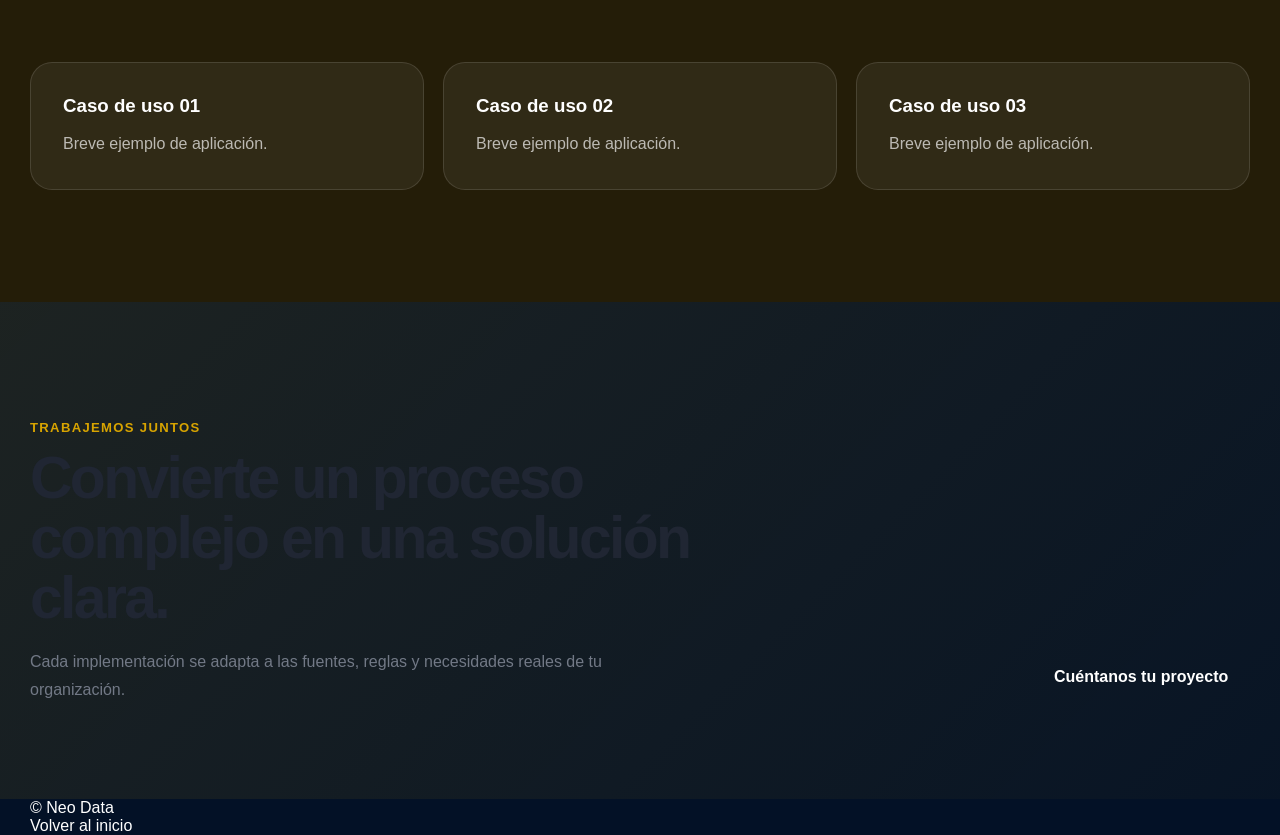
<file: pages/neoflow.html>
<!DOCTYPE html>
<html lang="es">
<head>
    <meta charset="UTF-8">

    <meta
        name="viewport"
        content="width=device-width, initial-scale=1.0"
    >

    <meta
        name="description"
        content="Activo Neo para transformar datos, procesos y decisiones."
    >

    <title>NeoFlow | Neo Data</title>

    <!-- Estilos generales -->
    <link
        rel="stylesheet"
        href="../assets/css/styles.css"
    >

    <!-- Estilos compartidos por productos -->
    <link
        rel="stylesheet"
        href="../assets/css/product.css"
    >

    <link
        rel="stylesheet"
        href="../assets/css/neoflow.css"
    >
</head>

<body class="product-page product-page--flow">

    <!-- =========================================
         HEADER
    ========================================== -->

    <header class="neo-header" id="neoHeader">

        <div class="neo-container neo-header__inner">

            <a
                href="../index.html"
                class="neo-brand"
                aria-label="Ir al inicio de Neo Data"
            >
                <span class="neo-brand__symbol" aria-hidden="true">
                    N
                </span>

                <span class="neo-brand__name">
                    Neo Data
                </span>
            </a>

            <nav
                class="neo-navigation"
                aria-label="Navegación principal"
            >
                <a href="../index.html">
                    Inicio
                </a>

                <a href="../index.html#ecosistema">
                    Ecosistema Neo
                </a>

                <a href="#como-funciona">
                    Cómo funciona
                </a>

                <a href="#demo">
                    Demostración
                </a>
            </nav>

            <a
               href="https://wa.me/523348070433?text=Hola%2C%20me%20gustar%C3%ADa%20solicitar%20un%20diagn%C3%B3stico%20con%20Neo%20Data."
               class="neo-button neo-button--small neo-button--outline"
               target="_blank"
               rel="noopener noreferrer"
            >
               Solicitar diagnóstico
            </a>

        </div>

    </header>


    <main>

        <!-- =========================================
             HERO
        ========================================== -->

        <section class="product-hero">

    <div class="product-hero__background"></div>

    <div class="container product-hero__grid">

        <div class="product-hero__content">

            <span class="product-badge">
                Activo Neo
            </span>

            <p class="product-eyebrow">
                Automatización de procesos
            </p>

            <h1 class="product-title">
                NeoFlow
            </h1>

            <h2 class="product-headline">
                Convierte procesos repetitivos
                en flujos automáticos y controlables.
            </h2>

            <p class="product-description">
                Diseña automatizaciones que conectan tareas, validaciones
                y decisiones para reducir tiempos, evitar errores y mantener
                cada proceso bajo seguimiento.
            </p>

            <div class="product-actions">

                <a
                    href="#demo"
                    class="button button--primary"
                >
                    Ver demostración
                </a>

                <a
                    href="#contacto"
                    class="button button--secondary"
                >
                    Hablar con Neo Data
                </a>

            </div>

            <ul class="product-trust">
                <li>Menos tareas manuales</li>
                <li>Procesos estandarizados</li>
                <li>Seguimiento en tiempo real</li>
            </ul>

        </div>


        <div
            class="product-hero__visual"
            id="demo"
        >

            <div class="flow-dashboard">

                <div class="flow-dashboard__header">

                    <div>
                        <span class="flow-dashboard__eyebrow">
                            Flujo automatizado
                        </span>

                        <h3>
                            Procesamiento de solicitudes
                        </h3>
                    </div>

                    <span class="flow-dashboard__status">
                        Activo
                    </span>

                </div>


                <div class="flow-dashboard__metrics">

                    <article class="flow-metric">
                        <span>Procesos activos</span>
                        <strong
                            data-neo-counter="8"
                            data-neo-duration="1100"
                            data-neo-format="integer"
                        >
                            0
                        </strong>
                    </article>

                    <article class="flow-metric">
                        <span>Tareas automatizadas</span>
                        <strong
                            data-neo-counter="146"
                            data-neo-duration="1350"
                            data-neo-format="integer"
                        >
                            0
                        </strong>
                    </article>

                    <article class="flow-metric">
                        <span>Horas recuperadas</span>
                        <strong
                            data-neo-counter="32"
                            data-neo-duration="1400"
                            data-neo-format="integer"
                            data-neo-suffix=" h"
                        >
                            0
                        </strong>

                        <small>
                            Durante el mes
                        </small>
                    </article>

                </div>


                <div class="flow-board">

                    <div class="flow-board__header">

                        <div>
                            <span>
                                Secuencia del proceso
                            </span>

                            <strong>
                                Solicitud de alta
                            </strong>
                        </div>

                        <span class="flow-board__progress">

                             <div class="flow-board__progress-info">
                                 <span>
                                    Progreso
                                 </span>

                                 <strong>
                                    75%
                                 </strong>
                             </div>

                             <div class="flow-board__progress-track">
                                <span></span>
                             </div>

                    </div>


                    <div class="flow-pipeline">

                        <article class="flow-step is-complete">

                            <span class="flow-step__number">
                                01
                            </span>

                            <div>
                                <strong>
                                    Entrada
                                </strong>

                                <small>
                                    Solicitud recibida
                                </small>
                            </div>

                            <i>✓</i>

                        </article>


                        <span class="flow-connector is-complete"></span>


                        <article class="flow-step is-complete">

                            <span class="flow-step__number">
                                02
                            </span>

                            <div>
                                <strong>
                                    Validación
                                </strong>

                                <small>
                                    Datos correctos
                                </small>
                            </div>

                            <i>✓</i>

                        </article>


                        <span class="flow-connector is-active"></span>


                        <article class="flow-step is-active">

                            <span class="flow-step__number">
                                03
                            </span>

                            <div>
                                <strong>
                                    Aprobación
                                </strong>

                                <small>
                                    En revisión
                                </small>
                            </div>

                            <i class="flow-spinner"></i>

                        </article>


                        <span class="flow-connector"></span>


                        <article class="flow-step">

                            <span class="flow-step__number">
                                04
                            </span>

                            <div>
                                <strong>
                                    Resultado
                                </strong>

                                <small>
                                    Pendiente
                                </small>
                            </div>

                            <i>—</i>

                        </article>

                    </div>


                    <div class="flow-activity">

                        <div class="flow-activity__header">

                            <span>
                                Actividad reciente
                            </span>

                            <strong>
                                Hoy
                            </strong>

                        </div>


                        <ul class="flow-activity__list">

                            <li>
                                <span class="flow-activity__dot is-complete"></span>

                                <div>
                                    <strong>
                                        Documentos validados
                                    </strong>

                                    <small>
                                        Hace 2 minutos
                                    </small>
                                </div>
                            </li>

                            <li>
                                <span class="flow-activity__dot is-active"></span>

                                <div>
                                    <strong>
                                        Solicitud enviada para aprobación
                                    </strong>

                                    <small>
                                        Hace 1 minuto
                                    </small>
                                </div>
                            </li>

                            <li>
                                <span class="flow-activity__dot"></span>

                                <div>
                                    <strong>
                                        Notificación pendiente
                                    </strong>

                                    <small>
                                        Siguiente paso
                                    </small>
                                </div>
                            </li>

                        </ul>

                    </div>

                </div>


                <div class="flow-dashboard__footer">

                    <span>
                        Última ejecución hace 1 minuto
                    </span>

                    <button
                        class="flow-dashboard__button"
                        type="button"
                    >
                        Ejecutar flujo
                    </button>

                </div>

            </div>

        </div>

    </div>

</section>


        <!-- =========================================
             PROBLEMA
        ========================================== -->

        <section class="product-section" id="como-funciona">

            <div class="container product-section__grid">

                <div>
                    <span class="section-eyebrow">
                        El problema
                    </span>

                    <h2>
                        Cuando la información no está organizada,
                        tomar decisiones se vuelve más difícil.
                    </h2>
                </div>

                <div class="product-section__content">

                    <p>
                        Aquí explicaremos el problema operativo,
                        financiero o administrativo que enfrenta
                        el cliente.
                    </p>

                    <p>
                        La redacción debe enfocarse en las
                        consecuencias del problema, no solamente
                        en la herramienta utilizada.
                    </p>

                </div>

            </div>

        </section>


        <!-- =========================================
             SOLUCIÓN
        ========================================== -->

        <section class="product-section product-section--soft">

            <div class="container">

                <div class="section-heading">

                    <span class="section-eyebrow">
                        La solución
                    </span>

                    <h2>
                        Una forma más clara de trabajar
                        con información y procesos.
                    </h2>

                    <p>
                        Explicación general de cómo funciona
                        el Activo Neo.
                    </p>

                </div>


                <div class="product-process">

                    <article class="product-process__item">

                        <span class="product-process__number">
                            01
                        </span>

                        <h3>
                            Conectamos
                        </h3>

                        <p>
                            Recibimos y organizamos las fuentes
                            de información necesarias.
                        </p>

                    </article>


                    <article class="product-process__item">

                        <span class="product-process__number">
                            02
                        </span>

                        <h3>
                            Procesamos
                        </h3>

                        <p>
                            Aplicamos reglas, validaciones,
                            clasificaciones o cálculos.
                        </p>

                    </article>


                    <article class="product-process__item">

                        <span class="product-process__number">
                            03
                        </span>

                        <h3>
                            Entregamos
                        </h3>

                        <p>
                            Mostramos resultados claros y listos
                            para tomar decisiones.
                        </p>

                    </article>

                </div>

            </div>

        </section>


        <!-- =========================================
             BENEFICIOS
        ========================================== -->

        <section class="product-section">

            <div class="container">

                <div class="section-heading">

                    <span class="section-eyebrow">
                        Beneficios
                    </span>

                    <h2>
                        Resultados que impactan
                        la operación.
                    </h2>

                </div>


                <div class="product-benefits">

                    <article class="product-benefit-card">
                        <h3>Menos trabajo manual</h3>

                        <p>
                            Reducimos tareas repetitivas y revisiones
                            que consumen tiempo.
                        </p>
                    </article>


                    <article class="product-benefit-card">
                        <h3>Mayor confiabilidad</h3>

                        <p>
                            Aplicamos criterios homogéneos y
                            validaciones consistentes.
                        </p>
                    </article>


                    <article class="product-benefit-card">
                        <h3>Información útil</h3>

                        <p>
                            Convertimos datos dispersos en resultados
                            fáciles de interpretar.
                        </p>
                    </article>

                </div>

            </div>

        </section>


        <!-- =========================================
             CASOS DE USO
        ========================================== -->

        <section class="product-section product-section--dark">

            <div class="container">

                <div class="section-heading">

                    <span class="section-eyebrow">
                        Casos de uso
                    </span>

                    <h2>
                        Diseñado para problemas reales.
                    </h2>

                </div>


                <div class="product-use-cases">

                    <article class="product-use-case">
                        <h3>Caso de uso 01</h3>

                        <p>
                            Breve ejemplo de aplicación.
                        </p>
                    </article>


                    <article class="product-use-case">
                        <h3>Caso de uso 02</h3>

                        <p>
                            Breve ejemplo de aplicación.
                        </p>
                    </article>


                    <article class="product-use-case">
                        <h3>Caso de uso 03</h3>

                        <p>
                            Breve ejemplo de aplicación.
                        </p>
                    </article>

                </div>

            </div>

        </section>


        <!-- =========================================
             CTA
        ========================================== -->

        <section
            class="product-cta"
            id="contacto"
        >

            <div class="container product-cta__inner">

                <div>
                    <span class="section-eyebrow">
                        Trabajemos juntos
                    </span>

                    <h2>
                        Convierte un proceso complejo
                        en una solución clara.
                    </h2>

                    <p>
                        Cada implementación se adapta a las fuentes,
                        reglas y necesidades reales de tu organización.
                    </p>
                </div>

                <a
                    href="https://wa.me/523348070433?text=Hola%2C%20vi%20el%20sitio%20de%20Neo%20Data%20y%20quiero%20contarles%20sobre%20un%20proyecto."
                    class="neo-button neo-button--primary"
                    target="_blank"
                    rel="noopener noreferrer"
                >
                    Cuéntanos tu proyecto
                </a>

            </div>

        </section>

    </main>


    <!-- =========================================
         FOOTER
    ========================================== -->

    <footer class="site-footer">

        <div class="container site-footer__inner">

            <p>
                © <span id="currentYear"></span> Neo Data
            </p>

            <a href="../index.html">
                Volver al inicio
            </a>

        </div>

    </footer>


    <!-- JavaScript general -->
    <script src="../assets/js/main.js"></script>

    <!-- JavaScript compartido por productos -->
    <script src="../assets/js/product.js"></script>

    <script src="../assets/js/neo-animations.js"></script>

</body>
</html>
</file>
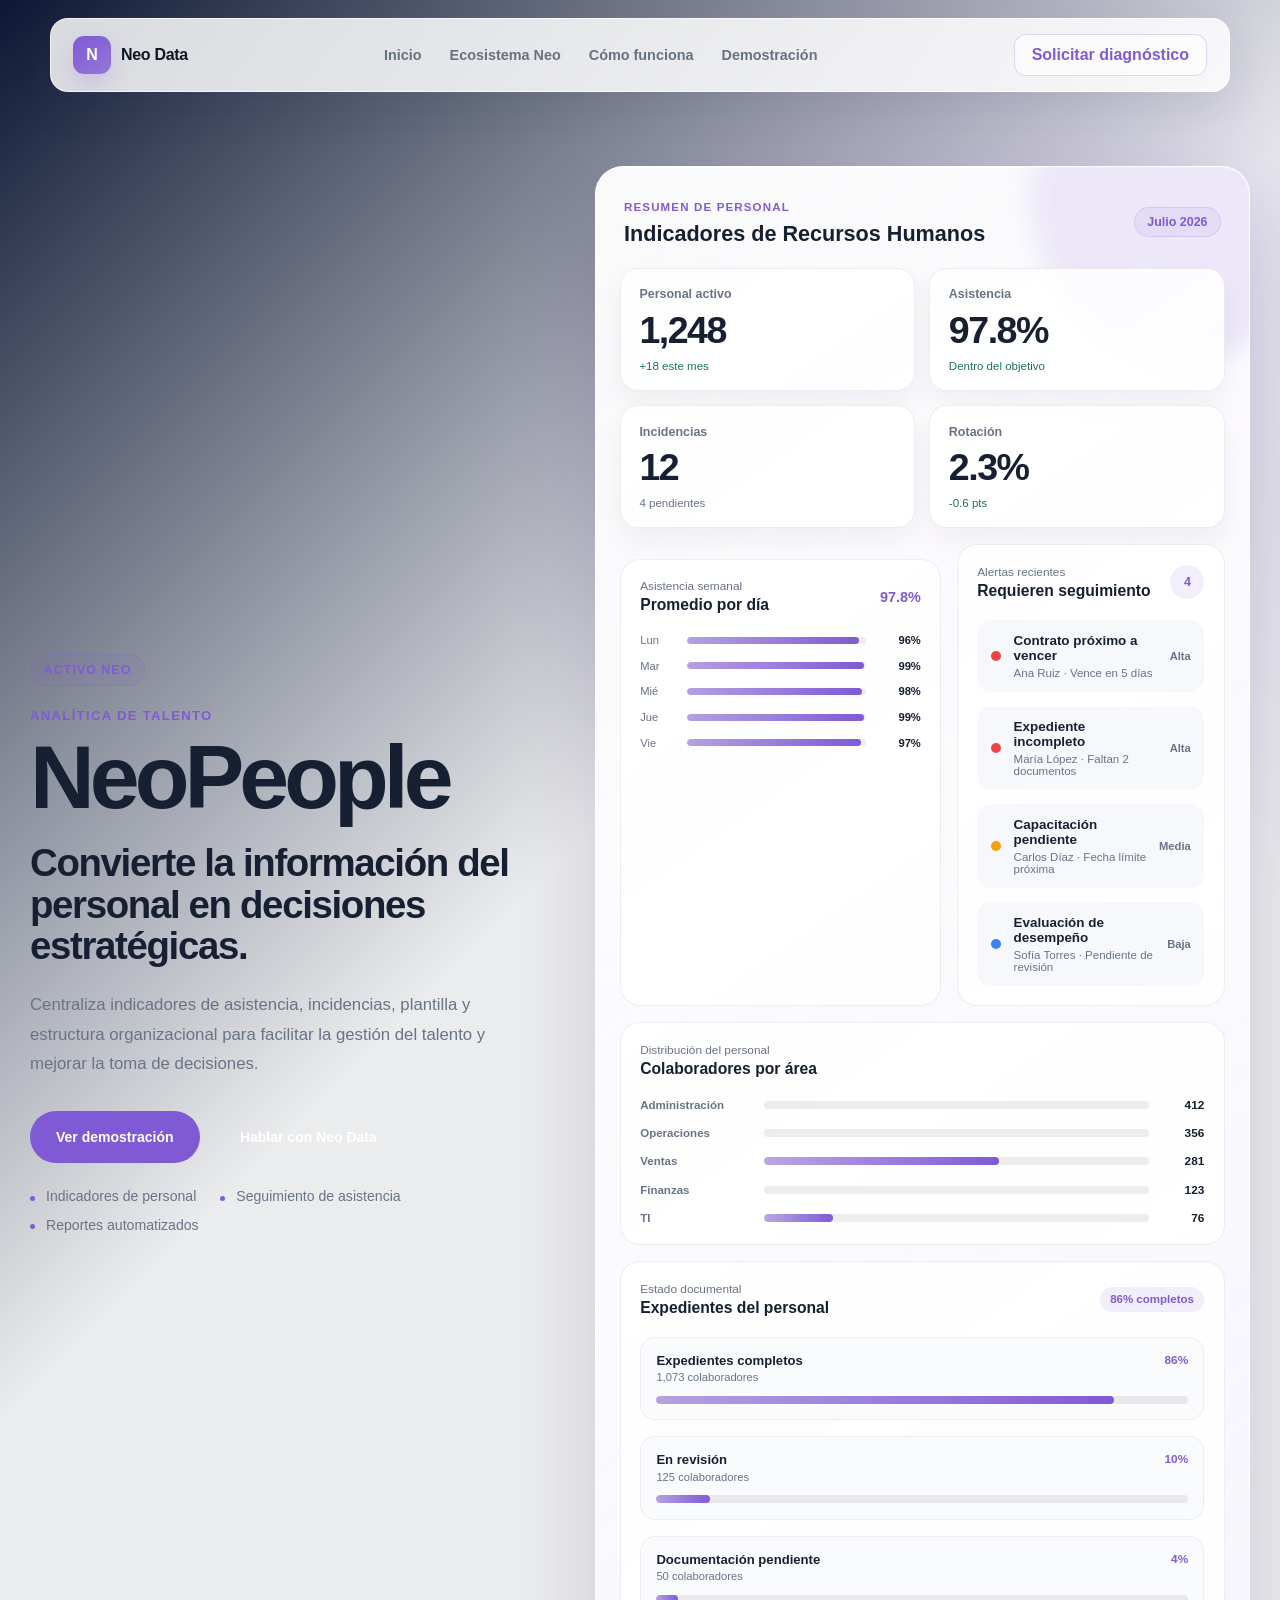
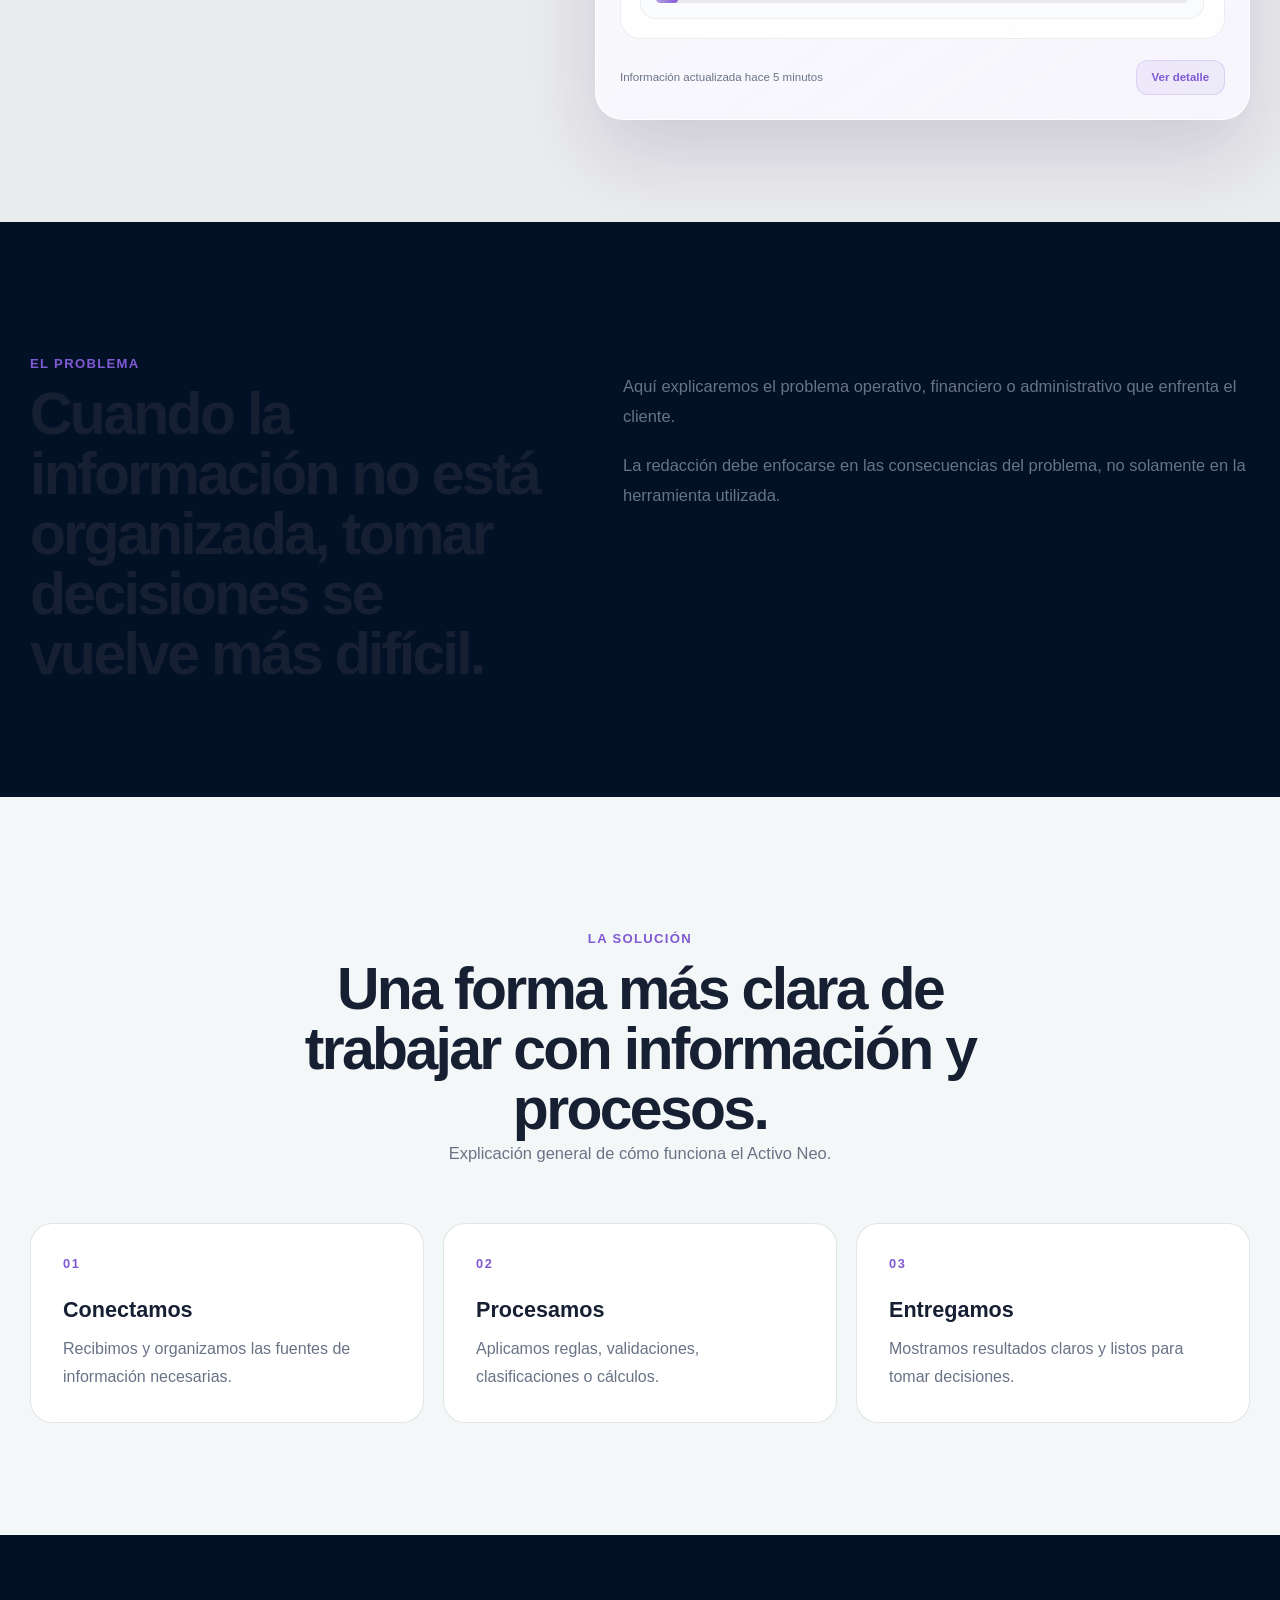
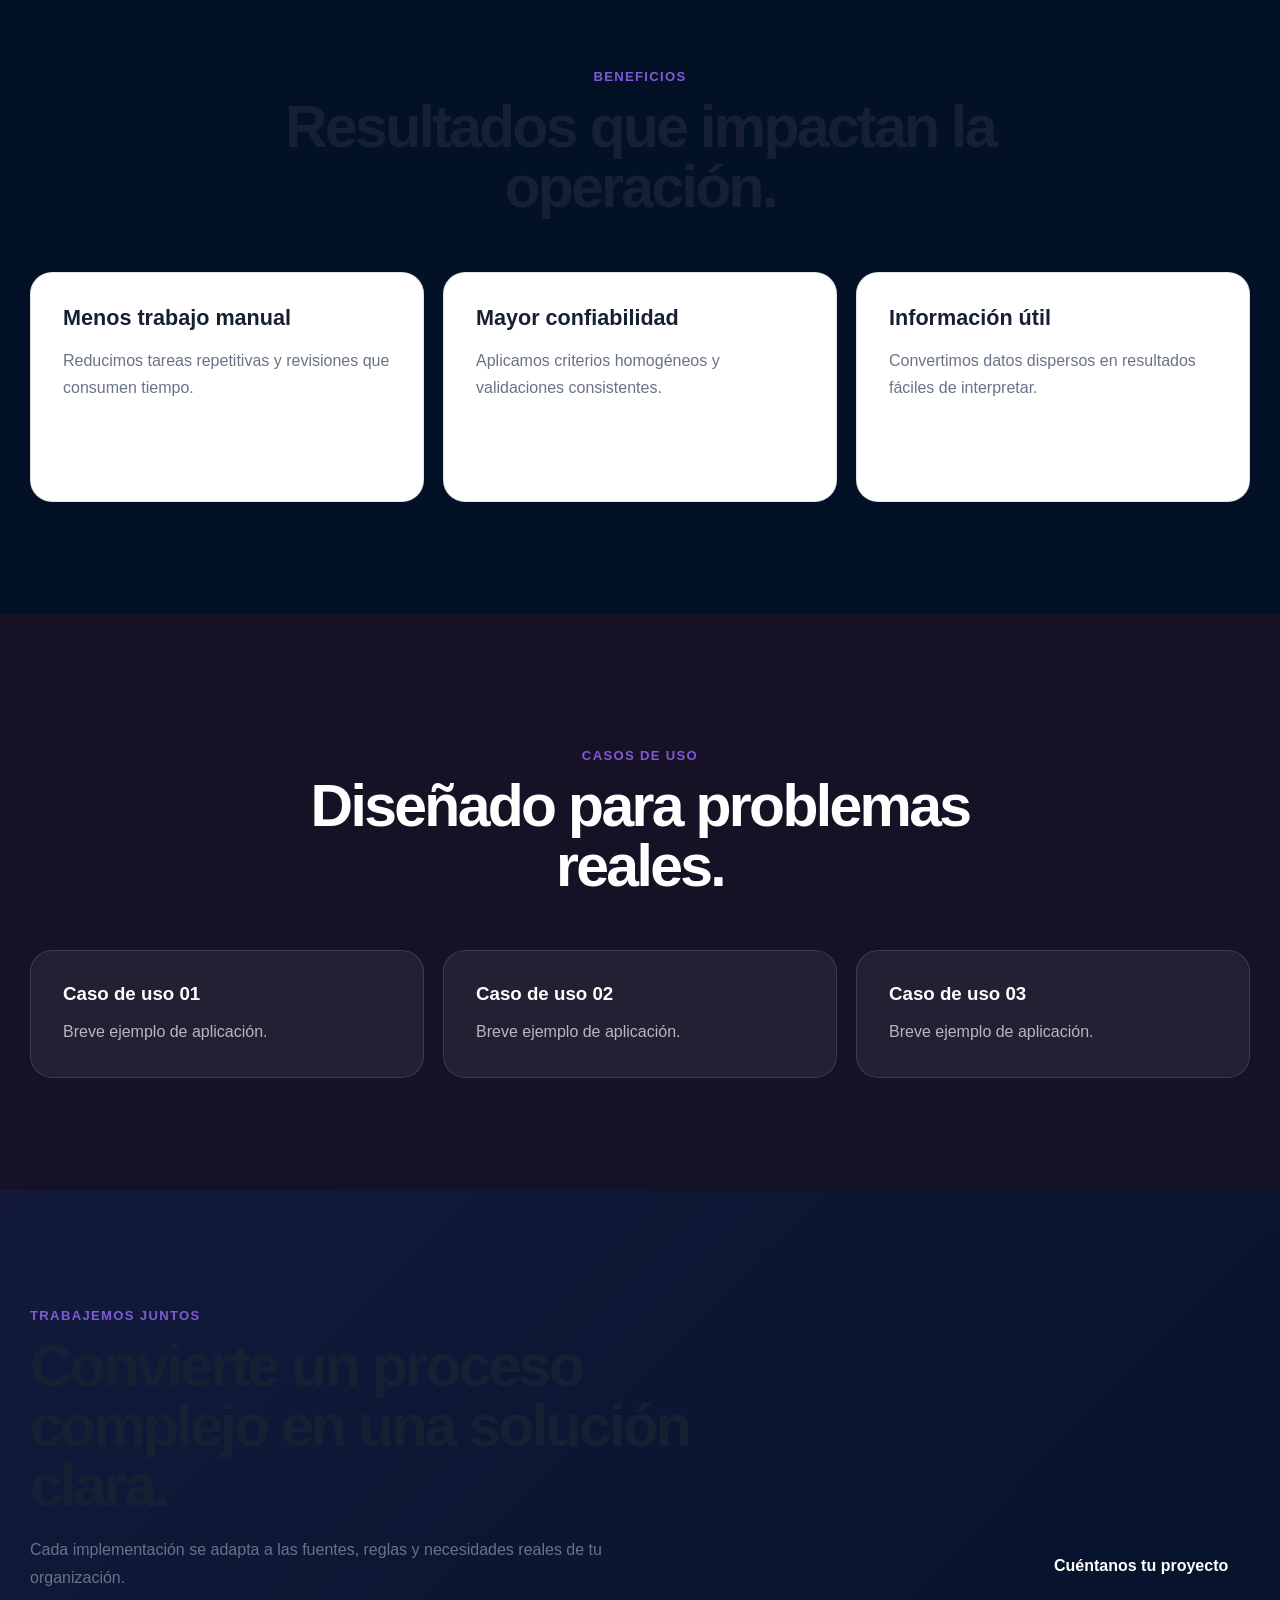
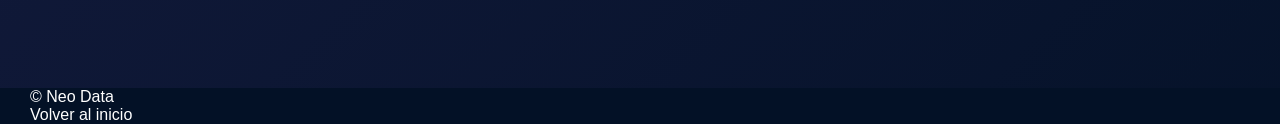
<file: pages/neopeople.html>
<!DOCTYPE html>
<html lang="es">
<head>
    <meta charset="UTF-8">

    <meta
        name="viewport"
        content="width=device-width, initial-scale=1.0"
    >

    <meta
        name="description"
        content="Activo Neo para transformar datos, procesos y decisiones."
    >

    <title>NeoPeople | Neo Data</title>

    <!-- Estilos generales -->
    <link
        rel="stylesheet"
        href="../assets/css/styles.css"
    >

    <!-- Estilos compartidos por productos -->
    <link
        rel="stylesheet"
        href="../assets/css/product.css"
    >

    <link
        rel="stylesheet"
        href="../assets/css/neopeople.css"
    >
</head>

<body class="product-page product-page--people">

    <!-- =========================================
         HEADER
    ========================================== -->

    <header class="neo-header" id="neoHeader">

        <div class="neo-container neo-header__inner">

            <a
                href="../index.html"
                class="neo-brand"
                aria-label="Ir al inicio de Neo Data"
            >
                <span class="neo-brand__symbol" aria-hidden="true">
                    N
                </span>

                <span class="neo-brand__name">
                    Neo Data
                </span>
            </a>

            <nav
                class="neo-navigation"
                aria-label="Navegación principal"
            >
                <a href="../index.html">
                    Inicio
                </a>

                <a href="../index.html#ecosistema">
                    Ecosistema Neo
                </a>

                <a href="#como-funciona">
                    Cómo funciona
                </a>

                <a href="#demo">
                    Demostración
                </a>
            </nav>

            <a
               href="https://wa.me/523348070433?text=Hola%2C%20me%20gustar%C3%ADa%20solicitar%20un%20diagn%C3%B3stico%20con%20Neo%20Data."
               class="neo-button neo-button--small neo-button--outline"
               target="_blank"
               rel="noopener noreferrer"
            >
               Solicitar diagnóstico
            </a>

        </div>

    </header>


    <main>

        <!-- =========================================
             HERO
        ========================================== -->

        <section class="product-hero">

    <div class="product-hero__background"></div>

    <div class="container product-hero__grid">

        <div class="product-hero__content">

            <span class="product-badge">
                Activo Neo
            </span>

            <p class="product-eyebrow">
                Analítica de talento
            </p>

            <h1 class="product-title">
                NeoPeople
            </h1>

            <h2 class="product-headline">
                Convierte la información del personal
                en decisiones estratégicas.
            </h2>

            <p class="product-description">
                Centraliza indicadores de asistencia, incidencias,
                plantilla y estructura organizacional para facilitar
                la gestión del talento y mejorar la toma de decisiones.
            </p>

            <div class="product-actions">

                <a
                    href="#demo"
                    class="button button--primary"
                >
                    Ver demostración
                </a>

                <a
                    href="#contacto"
                    class="button button--secondary"
                >
                    Hablar con Neo Data
                </a>

            </div>

            <ul class="product-trust">
                <li>Indicadores de personal</li>
                <li>Seguimiento de asistencia</li>
                <li>Reportes automatizados</li>
            </ul>

        </div>


        <div
            class="product-hero__visual"
            id="demo"
        >

            <div class="people-dashboard">

                <div class="people-dashboard__header">

                    <div>
                        <span class="people-dashboard__eyebrow">
                            Resumen de personal
                        </span>

                        <h3>
                            Indicadores de Recursos Humanos
                        </h3>
                    </div>

                    <span class="people-dashboard__period">
                        Julio 2026
                    </span>

                </div>


                <div class="people-dashboard__metrics">

                    <article class="people-metric">

                        <span class="people-metric__label">
                            Personal activo
                        </span>

                        <strong 
                            class="people-metric__value"
                            data-neo-counter="1248"
                            data-neo-duration="1400"
                            data-neo-formats="integer"
                        >
                            0   
                        </strong>

                        <span class="people-metric__detail is-positive">
                            +18 este mes
                        </span>

                    </article>


                    <article class="people-metric">

                        <span class="people-metric__label">
                            Asistencia
                        </span>

                        <strong 
                            class="people-metric__value"
                            data-neo-counter="97.8"
                            data-neo-duration="1500"
                            data-neo-decimals="1"
                            data-neo-suffix="%"
                        >
                            0
                        </strong>

                        <span class="people-metric__detail is-positive">
                            Dentro del objetivo
                        </span>

                    </article>


                    <article class="people-metric">

                        <span class="people-metric__label">
                            Incidencias
                        </span>

                        <strong 
                            class="people-metric__value"
                            data-neo-counter="12"
                            data-neo-duration="1200"
                            data-neo-formats="integer"
                        >
                            0
                        </strong>

                        <span class="people-metric__detail">
                            4 pendientes
                        </span>

                    </article>


                    <article class="people-metric">

                        <span class="people-metric__label">
                            Rotación
                        </span>

                        <strong 
                            class="people-metric__value"
                            data-neo-counter="2.3"
                            data-neo-duration="1500"
                            data-neo-decimals="1"
                            data-neo-suffix="%"
                        >
                            0
                        </strong>

                        <span class="people-metric__detail is-positive">
                            -0.6 pts
                        </span>

                    </article>

                </div>


                <div class="people-dashboard__overview">

                    <!-- =====================================
                    ASISTENCIA SEMANAL
                    ====================================== -->

                    <div class="people-dashboard__attendance">

                        <div class="people-dashboard__section-header">

                            <div>
                                <span>
                                    Asistencia semanal
                                </span>

                                <strong>
                                    Promedio por día
                                </strong>
                            </div>

                            <span class="people-dashboard__status">
                                97.8%
                            </span>

                        </div>


                        <div class="people-attendance">

                            <div class="people-attendance__item">

                                <span>Lun</span>

                                <div class="people-attendance__track">
                                    <i
                                        data-neo-width="96"
                                        data-neo-duration="1200"
                                    ></i>
                                </div>

                                <strong>96%</strong>

                            </div>


                            <div class="people-attendance__item">

                                <span>Mar</span>

                                <div class="people-attendance__track">
                                    <i
                                        data-neo-width="99"
                                        data-neo-duration="1300"
                                    ></i>
                                </div>

                                <strong>99%</strong>

                            </div>


                            <div class="people-attendance__item">

                                <span>Mié</span>

                                <div class="people-attendance__track">
                                    <i
                                        data-neo-width="98"
                                        data-neo-duration="1400"
                                    ></i>
                                </div>

                                <strong>98%</strong>

                            </div>


                            <div class="people-attendance__item">

                                <span>Jue</span>

                                <div class="people-attendance__track">
                                    <i
                                        data-neo-width="99"
                                        data-neo-duration="1500"
                                    ></i>
                                </div>

                                <strong>99%</strong>

                            </div>


                            <div class="people-attendance__item">

                                <span>Vie</span>

                                <div class="people-attendance__track">
                                    <i
                                        data-neo-width="97"
                                        data-neo-duration="1600"
                                    ></i>
                                </div>

                                <strong>97%</strong>

                            </div>

                        </div>

                    </div>


                    <!-- =====================================
                    ALERTAS RECIENTES
                    ====================================== -->

                    <div class="people-dashboard__alerts">

                        <div class="people-dashboard__section-header">

                            <div>
                                <span>
                                    Alertas recientes
                                </span>

                                <strong>
                                    Requieren seguimiento
                                </strong>
                            </div>

                            <span class="people-alerts__count">
                                4
                            </span>

                        </div>


                        <div class="people-alerts">

                            <article class="people-alert people-alert--high">

                                <span
                                    class="people-alert__indicator"
                                    aria-hidden="true"
                                ></span>

                                <div class="people-alert__content">

                                    <strong>
                                        Contrato próximo a vencer
                                    </strong>

                                    <span>
                                        Ana Ruiz · Vence en 5 días
                                    </span>

                                </div>

                                <span class="people-alert__priority">
                                    Alta
                                </span>

                            </article>


                            <article class="people-alert people-alert--high">

                                <span
                                    class="people-alert__indicator"
                                    aria-hidden="true"
                                ></span>

                                <div class="people-alert__content">

                                    <strong>
                                        Expediente incompleto
                                    </strong>

                                    <span>
                                        María López · Faltan 2 documentos
                                    </span>

                                </div>

                                <span class="people-alert__priority">
                                    Alta
                                </span>

                            </article>


                            <article class="people-alert people-alert--medium">

                                <span
                                    class="people-alert__indicator"
                                    aria-hidden="true"
                                ></span>

                                <div class="people-alert__content">

                                    <strong>
                                        Capacitación pendiente
                                    </strong>

                                    <span>
                                        Carlos Díaz · Fecha límite próxima
                                    </span>

                                </div>

                                <span class="people-alert__priority">
                                    Media
                                </span>

                            </article>


                            <article class="people-alert people-alert--low">

                                <span
                                    class="people-alert__indicator"
                                    aria-hidden="true"
                                ></span>

                                <div class="people-alert__content">

                                    <strong>
                                        Evaluación de desempeño
                                    </strong>

                                    <span>
                                        Sofía Torres · Pendiente de revisión
                                    </span>

                                </div>

                                <span class="people-alert__priority">
                                    Baja
                                </span>

                            </article>

                        </div>

                    </div>

                </div>


                <div class="people-dashboard__distribution">

                    <div class="people-dashboard__section-header">

                        <div>

                            <span>
                                Distribución del personal
                            </span>

                            <strong>
                                Colaboradores por área
                            </strong>

                        </div>

                    </div>


                    <div class="people-distribution">

                        <div class="people-distribution__item">

                            <span>Administración</span>

                            <div class="people-distribution__track">
                                <i data-neo-width="92"></i>
                            </div>

                            <strong>412</strong>

                        </div>


                        <div class="people-distribution__item">

                            <span>Operaciones</span>

                            <div class="people-distribution__track">
                                <i data-neo-width="78"></i>
                            </div>

                            <strong>356</strong>

                        </div>


                        <div class="people-distribution__item">

                            <span>Ventas</span>

                            <div class="people-distribution__track">
                                <i data-neo-width="61"></i>
                            </div>

                            <strong>281</strong>

                        </div>


                        <div class="people-distribution__item">

                            <span>Finanzas</span>

                            <div class="people-distribution__track">
                                <i data-neo-width="34"></i>
                            </div>

                            <strong>123</strong>

                        </div>


                        <div class="people-distribution__item">

                            <span>TI</span>

                            <div class="people-distribution__track">
                                <i data-neo-width="18"></i>
                            </div>

                            <strong>76</strong>

                        </div>

                    </div>

                </div>


                <div class="people-dashboard__documents">

                    <div class="people-dashboard__section-header">

                        <div>
                            <span>
                                Estado documental
                            </span>

                            <strong>
                                Expedientes del personal
                            </strong>
                        </div>

                        <span class="people-documents__summary">
                            86% completos
                        </span>

                    </div>


                    <div class="people-documents">

                        <div class="people-documents__item">

                            <div class="people-documents__label">

                                <div>
                                    <strong>
                                        Expedientes completos
                                    </strong>

                                    <span>
                                        1,073 colaboradores
                                    </span>
                                </div>

                                <span>
                                    86%
                                </span>

                            </div>

                            <div class="people-documents__track">
                                <i
                                    data-neo-width="86"
                                    data-neo-duration="1500"
                                ></i>
                            </div>

                        </div>


                        <div class="people-documents__item">

                            <div class="people-documents__label">

                                <div>
                                    <strong>
                                        En revisión
                                    </strong>

                                    <span>
                                       125 colaboradores
                                    </span>
                                </div>

                            <span>
                                10%
                            </span>

                        </div>

                        <div class="people-documents__track">
                            <i
                                data-neo-width="10"
                                data-neo-duration="1300"
                            ></i>
                        </div>

                    </div>


                    <div class="people-documents__item">

                        <div class="people-documents__label">

                            <div>
                                <strong>
                                    Documentación pendiente
                                </strong>

                                <span>
                                    50 colaboradores
                                </span>
                            </div>

                            <span>
                                4%
                            </span>

                        </div>

                        <div class="people-documents__track">
                            <i
                                data-neo-width="4"
                                data-neo-duration="1100"
                            ></i>
                        </div>

                    </div>

                </div>

            </div>


                <div class="people-dashboard__footer">

                    <span>
                        Información actualizada hace 5 minutos
                    </span>

                    <button
                        class="people-dashboard__button"
                        type="button"
                    >
                        Ver detalle
                    </button>

                </div>

            </div>

        </div>

    </div>

</section>


        <!-- =========================================
             PROBLEMA
        ========================================== -->

        <section class="product-section" id="como-funciona">

            <div class="container product-section__grid">

                <div>
                    <span class="section-eyebrow">
                        El problema
                    </span>

                    <h2>
                        Cuando la información no está organizada,
                        tomar decisiones se vuelve más difícil.
                    </h2>
                </div>

                <div class="product-section__content">

                    <p>
                        Aquí explicaremos el problema operativo,
                        financiero o administrativo que enfrenta
                        el cliente.
                    </p>

                    <p>
                        La redacción debe enfocarse en las
                        consecuencias del problema, no solamente
                        en la herramienta utilizada.
                    </p>

                </div>

            </div>

        </section>


        <!-- =========================================
             SOLUCIÓN
        ========================================== -->

        <section class="product-section product-section--soft">

            <div class="container">

                <div class="section-heading">

                    <span class="section-eyebrow">
                        La solución
                    </span>

                    <h2>
                        Una forma más clara de trabajar
                        con información y procesos.
                    </h2>

                    <p>
                        Explicación general de cómo funciona
                        el Activo Neo.
                    </p>

                </div>


                <div class="product-process">

                    <article class="product-process__item">

                        <span class="product-process__number">
                            01
                        </span>

                        <h3>
                            Conectamos
                        </h3>

                        <p>
                            Recibimos y organizamos las fuentes
                            de información necesarias.
                        </p>

                    </article>


                    <article class="product-process__item">

                        <span class="product-process__number">
                            02
                        </span>

                        <h3>
                            Procesamos
                        </h3>

                        <p>
                            Aplicamos reglas, validaciones,
                            clasificaciones o cálculos.
                        </p>

                    </article>


                    <article class="product-process__item">

                        <span class="product-process__number">
                            03
                        </span>

                        <h3>
                            Entregamos
                        </h3>

                        <p>
                            Mostramos resultados claros y listos
                            para tomar decisiones.
                        </p>

                    </article>

                </div>

            </div>

        </section>


        <!-- =========================================
             BENEFICIOS
        ========================================== -->

        <section class="product-section">

            <div class="container">

                <div class="section-heading">

                    <span class="section-eyebrow">
                        Beneficios
                    </span>

                    <h2>
                        Resultados que impactan
                        la operación.
                    </h2>

                </div>


                <div class="product-benefits">

                    <article class="product-benefit-card">
                        <h3>Menos trabajo manual</h3>

                        <p>
                            Reducimos tareas repetitivas y revisiones
                            que consumen tiempo.
                        </p>
                    </article>


                    <article class="product-benefit-card">
                        <h3>Mayor confiabilidad</h3>

                        <p>
                            Aplicamos criterios homogéneos y
                            validaciones consistentes.
                        </p>
                    </article>


                    <article class="product-benefit-card">
                        <h3>Información útil</h3>

                        <p>
                            Convertimos datos dispersos en resultados
                            fáciles de interpretar.
                        </p>
                    </article>

                </div>

            </div>

        </section>


        <!-- =========================================
             CASOS DE USO
        ========================================== -->

        <section class="product-section product-section--dark">

            <div class="container">

                <div class="section-heading">

                    <span class="section-eyebrow">
                        Casos de uso
                    </span>

                    <h2>
                        Diseñado para problemas reales.
                    </h2>

                </div>


                <div class="product-use-cases">

                    <article class="product-use-case">
                        <h3>Caso de uso 01</h3>

                        <p>
                            Breve ejemplo de aplicación.
                        </p>
                    </article>


                    <article class="product-use-case">
                        <h3>Caso de uso 02</h3>

                        <p>
                            Breve ejemplo de aplicación.
                        </p>
                    </article>


                    <article class="product-use-case">
                        <h3>Caso de uso 03</h3>

                        <p>
                            Breve ejemplo de aplicación.
                        </p>
                    </article>

                </div>

            </div>

        </section>


        <!-- =========================================
             CTA
        ========================================== -->

        <section
            class="product-cta"
            id="contacto"
        >

            <div class="container product-cta__inner">

                <div>
                    <span class="section-eyebrow">
                        Trabajemos juntos
                    </span>

                    <h2>
                        Convierte un proceso complejo
                        en una solución clara.
                    </h2>

                    <p>
                        Cada implementación se adapta a las fuentes,
                        reglas y necesidades reales de tu organización.
                    </p>
                </div>

                <a
                    href="https://wa.me/523348070433?text=Hola%2C%20vi%20el%20sitio%20de%20Neo%20Data%20y%20quiero%20contarles%20sobre%20un%20proyecto."
                    class="neo-button neo-button--primary"
                    target="_blank"
                    rel="noopener noreferrer"
                >
                    Cuéntanos tu proyecto
                </a>

            </div>

        </section>

    </main>


    <!-- =========================================
         FOOTER
    ========================================== -->

    <footer class="site-footer">

        <div class="container site-footer__inner">

            <p>
                © <span id="currentYear"></span> Neo Data
            </p>

            <a href="../index.html">
                Volver al inicio
            </a>

        </div>

    </footer>


    <!-- JavaScript general -->
    <script src="../assets/js/main.js"></script>

    <!-- JavaScript compartido por productos -->
    <script src="../assets/js/product.js"></script>

    <script src="../assets/js/neo-animations.js"></script>

</body>
</html>
</file>
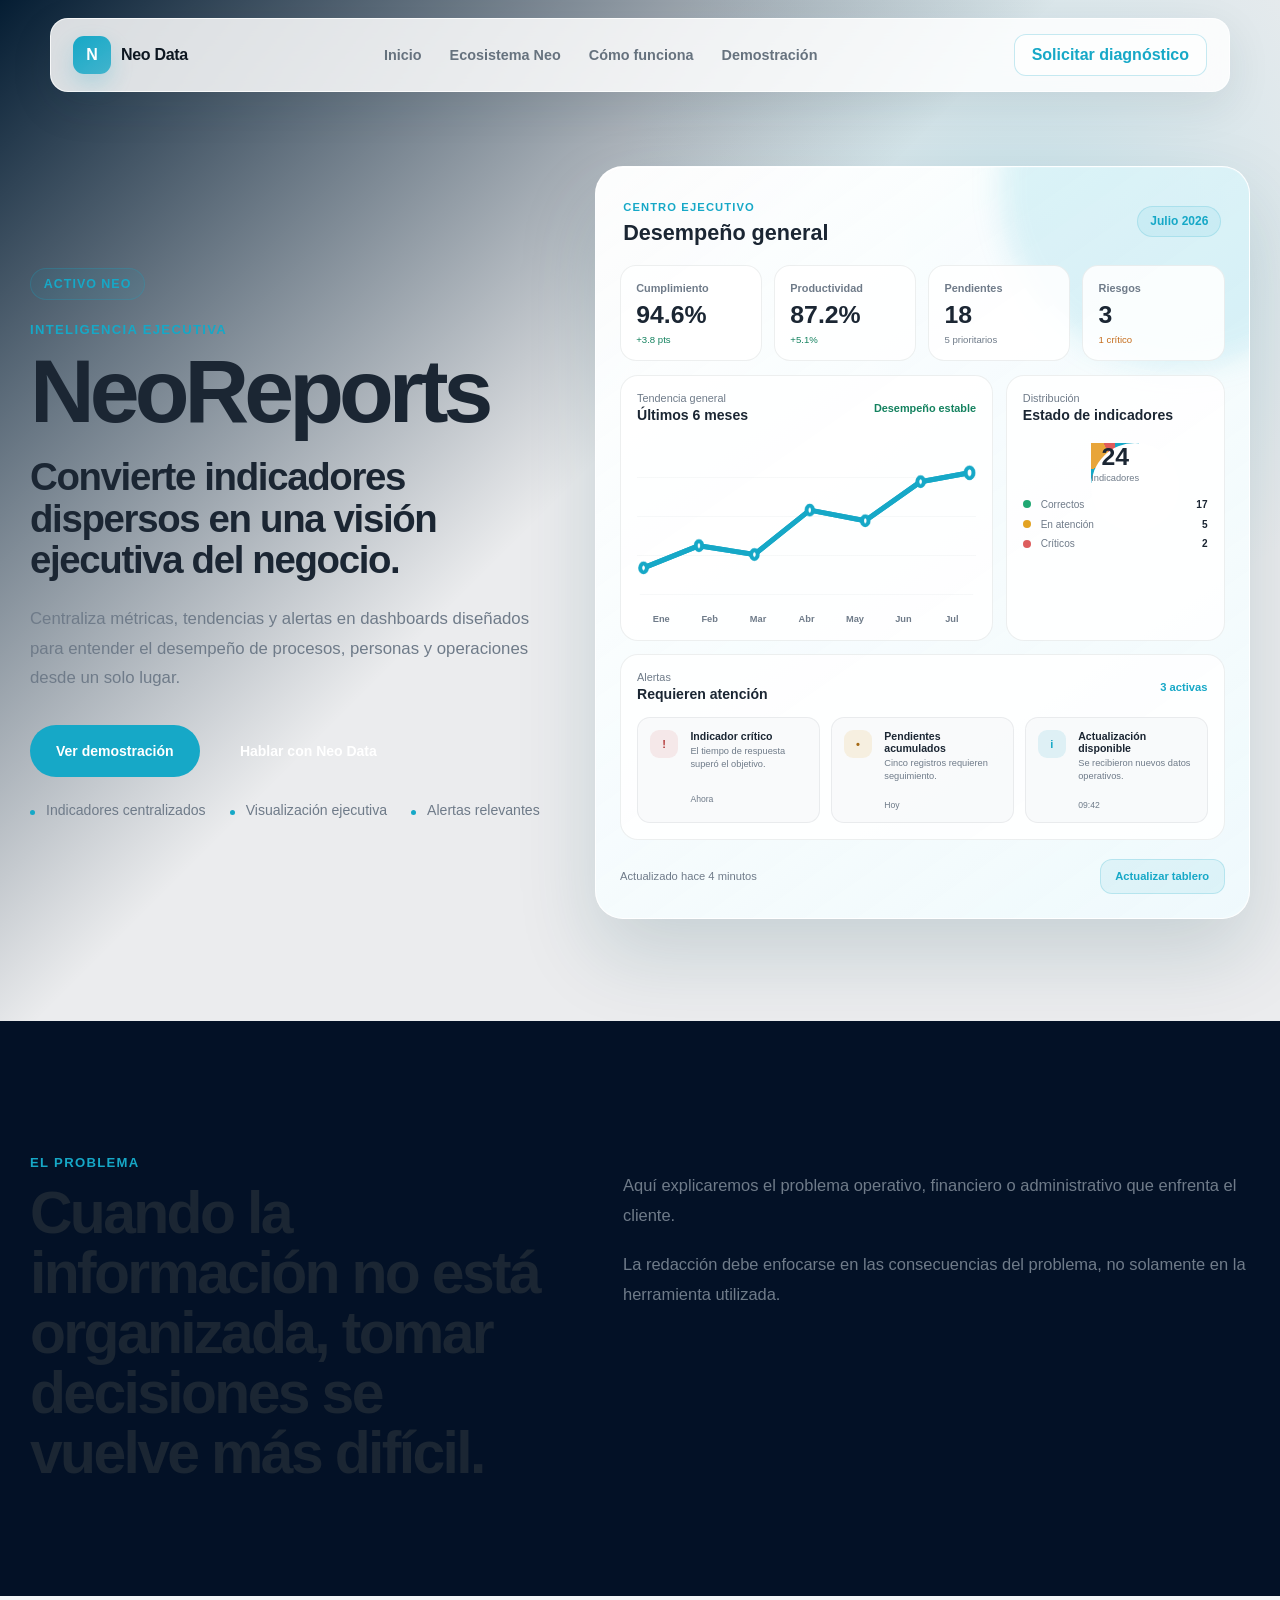
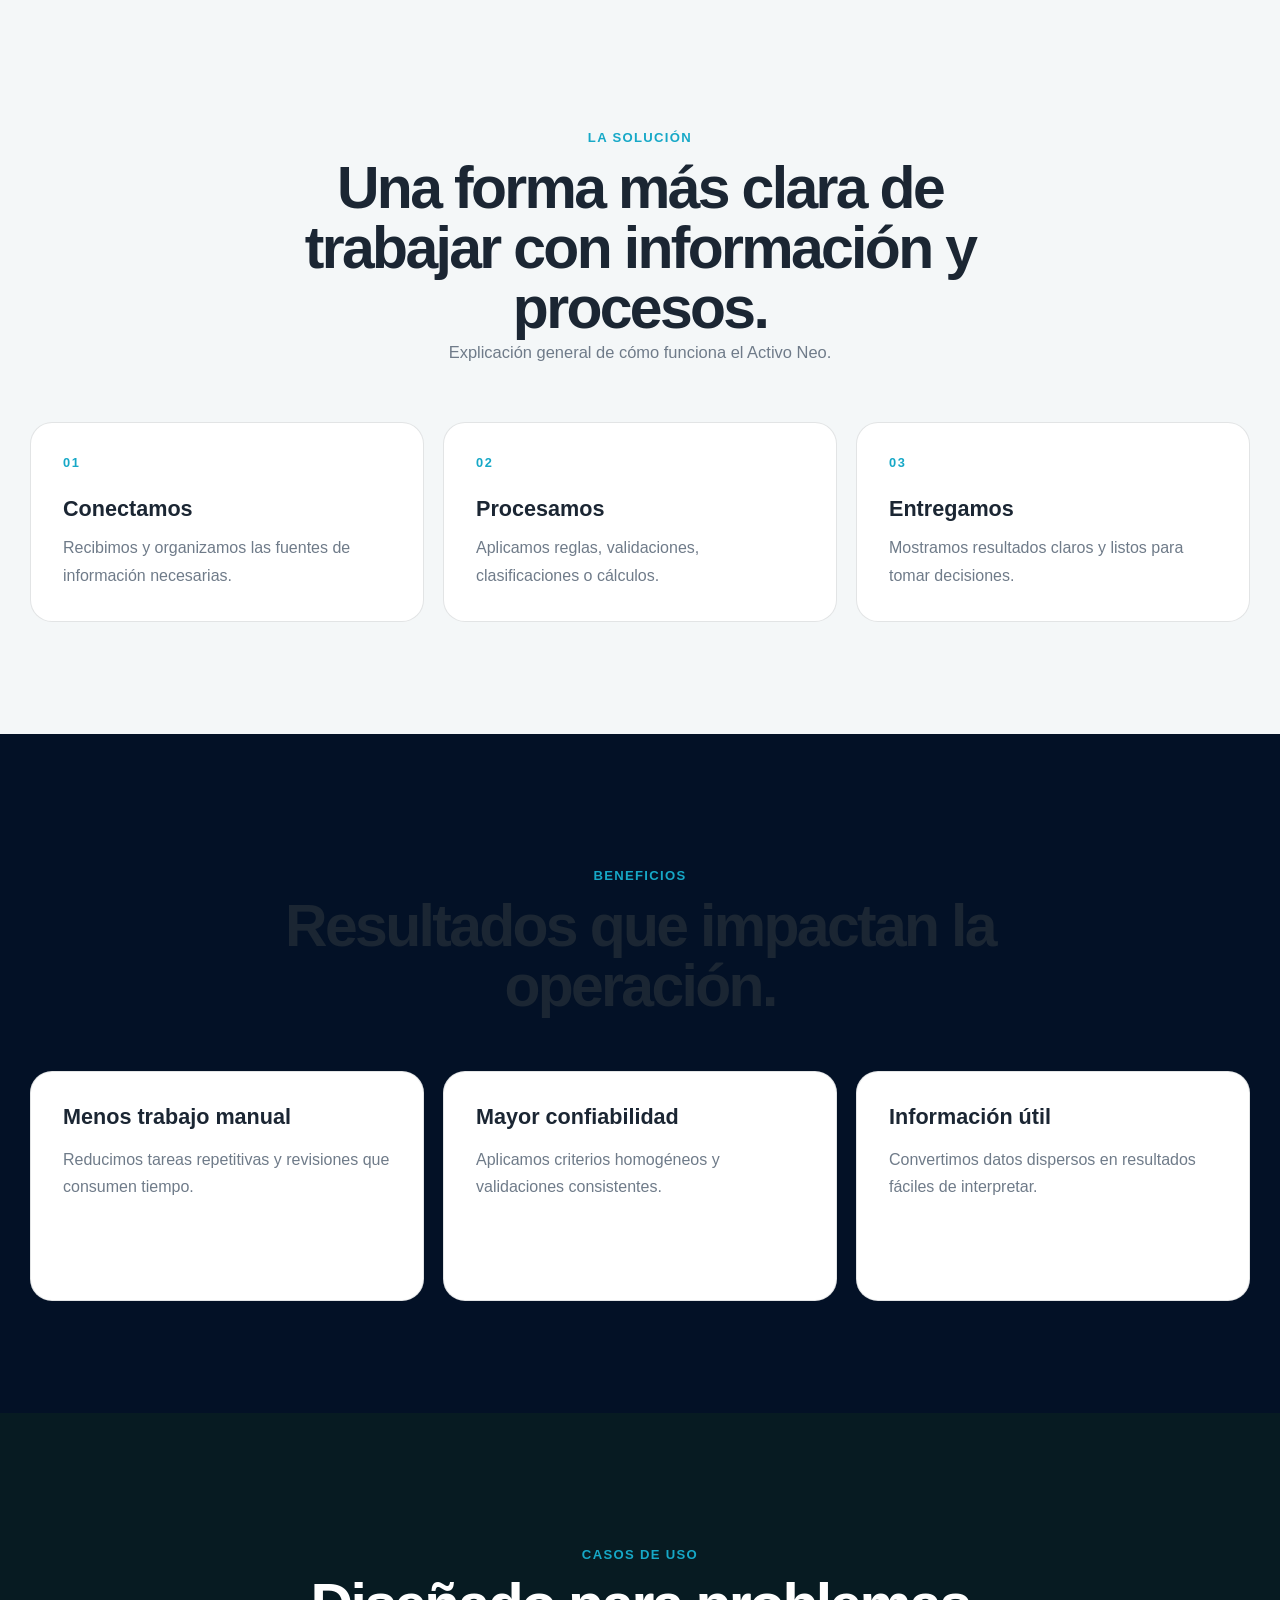
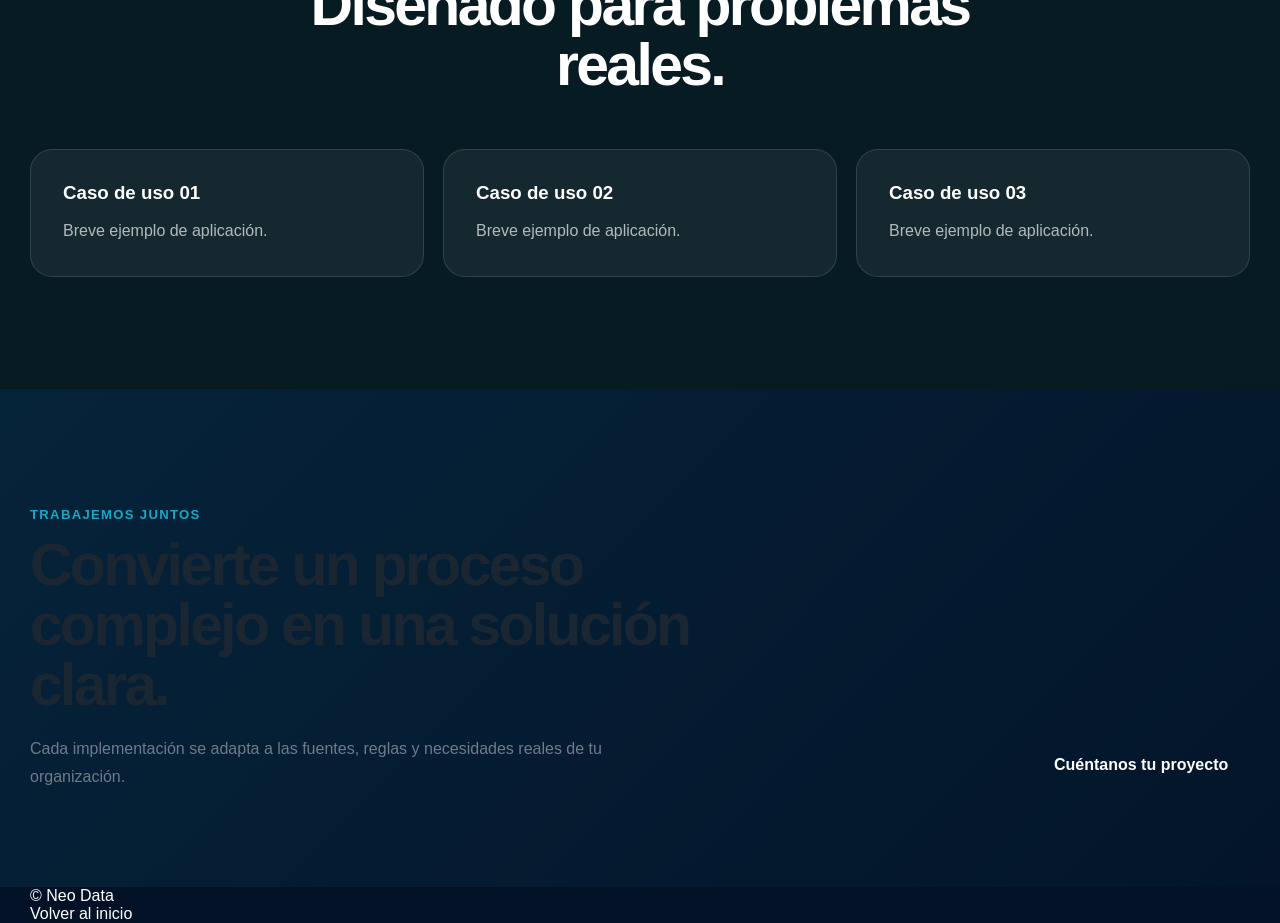
<file: pages/neoreports.html>
<!DOCTYPE html>
<html lang="es">
<head>
    <meta charset="UTF-8">

    <meta
        name="viewport"
        content="width=device-width, initial-scale=1.0"
    >

    <meta
        name="description"
        content="Activo Neo para transformar datos, procesos y decisiones."
    >

    <title>NeoReports | Neo Data</title>

    <!-- Estilos generales -->
    <link
        rel="stylesheet"
        href="../assets/css/styles.css"
    >

    <!-- Estilos compartidos por productos -->
    <link
        rel="stylesheet"
        href="../assets/css/product.css"
    >

    <link
        rel="stylesheet"
        href="../assets/css/neoreports.css"
    >
</head>

<body class="product-page product-page--reports">

    <!-- =========================================
         HEADER
    ========================================== -->

    <header class="neo-header" id="neoHeader">

        <div class="neo-container neo-header__inner">

            <a
                href="../index.html"
                class="neo-brand"
                aria-label="Ir al inicio de Neo Data"
            >
                <span class="neo-brand__symbol" aria-hidden="true">
                    N
                </span>

                <span class="neo-brand__name">
                    Neo Data
                </span>
            </a>

            <nav
                class="neo-navigation"
                aria-label="Navegación principal"
            >
                <a href="../index.html">
                    Inicio
                </a>

                <a href="../index.html#ecosistema">
                    Ecosistema Neo
                </a>

                <a href="#como-funciona">
                    Cómo funciona
                </a>

                <a href="#demo">
                    Demostración
                </a>
            </nav>

            <a
               href="https://wa.me/523348070433?text=Hola%2C%20me%20gustar%C3%ADa%20solicitar%20un%20diagn%C3%B3stico%20con%20Neo%20Data."
               class="neo-button neo-button--small neo-button--outline"
               target="_blank"
               rel="noopener noreferrer"
            >
               Solicitar diagnóstico
            </a>

        </div>

    </header>


    <main>

        <!-- =========================================
             HERO
        ========================================== -->

        <section class="product-hero">

    <div class="product-hero__background"></div>

    <div class="container product-hero__grid">

        <div class="product-hero__content">

            <span class="product-badge">
                Activo Neo
            </span>

            <p class="product-eyebrow">
                Inteligencia ejecutiva
            </p>

            <h1 class="product-title">
                NeoReports
            </h1>

            <h2 class="product-headline">
                Convierte indicadores dispersos
                en una visión ejecutiva del negocio.
            </h2>

            <p class="product-description">
                Centraliza métricas, tendencias y alertas en dashboards
                diseñados para entender el desempeño de procesos, personas
                y operaciones desde un solo lugar.
            </p>

            <div class="product-actions">

                <a
                    href="#demo"
                    class="button button--primary"
                >
                    Ver demostración
                </a>

                <a
                    href="#contacto"
                    class="button button--secondary"
                >
                    Hablar con Neo Data
                </a>

            </div>

            <ul class="product-trust">
                <li>Indicadores centralizados</li>
                <li>Visualización ejecutiva</li>
                <li>Alertas relevantes</li>
            </ul>

        </div>


        <div
            class="product-hero__visual"
            id="demo"
        >

            <div class="reports-dashboard">

                <div class="reports-dashboard__header">

                    <div>
                        <span class="reports-dashboard__eyebrow">
                            Centro ejecutivo
                        </span>

                        <h3>
                            Desempeño general
                        </h3>
                    </div>

                    <span class="reports-dashboard__period">
                        Julio 2026
                    </span>

                </div>


                <div class="reports-dashboard__metrics">

                    <article class="reports-metric">

                        <span>
                            Cumplimiento
                        </span>

                        <strong
                            data-neo-counter="94.6"
                            data-neo-duration="1400"
                            data-neo-decimals="1"
                            data-neo-suffix="%"
                        >   
                            0
                        </strong>

                        <small class="is-positive">
                            +3.8 pts
                        </small>

                    </article>


                    <article class="reports-metric">

                        <span>
                            Productividad
                        </span>

                        <strong
                            data-neo-counter="87.2"
                            data-neo-duration="1500"
                            data-neo-decimals="1"
                            data-neo-suffix="%"
                        >
                            0
                        </strong>

                        <small class="is-positive">
                            +5.1%
                        </small>

                    </article>


                    <article class="reports-metric">

                        <span>
                            Pendientes
                        </span>

                        <strong
                            data-neo-counter="18"
                            data-neo-duration="1200"
                            data-neo-formats="integer"
                        >
                            0
                        </strong>

                        <small>
                            5 prioritarios
                        </small>

                    </article>


                    <article class="reports-metric">

                        <span>
                            Riesgos
                        </span>

                        <strong
                            data-neo-counter="3"
                            data-neo-duration="1200"
                            data-neo-format="integer"
                        >
                            0
                        </strong>

                        <small class="is-warning">
                            1 crítico
                        </small>

                    </article>

                </div>


                <div class="reports-dashboard__grid">

                    <section class="reports-panel reports-panel--trend">

                        <div class="reports-panel__header">

                            <div>
                                <span>
                                    Tendencia general
                                </span>

                                <strong>
                                    Últimos 6 meses
                                </strong>
                            </div>

                            <span class="reports-panel__status is-positive">
                                Desempeño estable
                            </span>

                        </div>


                        <div class="reports-chart">

                            <div class="reports-chart__grid"></div>

                            <svg
                                class="reports-chart__line"
                                viewBox="0 0 520 180"
                                preserveAspectRatio="none"
                                aria-label="Tendencia general del desempeño"
                            >

                                <polyline
                                    points="10,145 95,120 180,130 265,80 350,92 435,48 510,38"
                                ></polyline>

                                <polyline
                                    class="reports-chart__path"
                                    points="10,145 95,120 180,130 265,80 350,92 435,48 510,38"
                                ></polyline>

                                <circle
                                    class="reports-chart__point"
                                    cx="10"
                                    cy="145"
                                    r="5"
                                ></circle>

                                <circle
                                    class="reports-chart__point"
                                    cx="95"
                                    cy="120"
                                    r="5"
                                ></circle>

                                <circle
                                    class="reports-chart__point"
                                    cx="180"
                                    cy="130"
                                    r="5"
                                ></circle>

                                <circle
                                    class="reports-chart__point"
                                    cx="265"
                                    cy="80"
                                    r="5"
                                ></circle>

                                <circle
                                    class="reports-chart__point"
                                    cx="350"
                                    cy="92"
                                    r="5"
                                ></circle>

                                <circle
                                    class="reports-chart__point"
                                    cx="435"
                                    cy="48"
                                    r="5"
                                    ></circle>

                                <circle
                                    class="reports-chart__point"
                                    cx="510"
                                    cy="38"
                                    r="6"
                                ></circle>

                            </svg>


                            <div class="reports-chart__months">
                                <span>Ene</span>
                                <span>Feb</span>
                                <span>Mar</span>
                                <span>Abr</span>
                                <span>May</span>
                                <span>Jun</span>
                                <span>Jul</span>
                            </div>

                        </div>

                    </section>


                    <section class="reports-panel reports-panel--distribution">

                        <div class="reports-panel__header">

                            <div>
                                <span>
                                    Distribución
                                </span>

                                <strong>
                                    Estado de indicadores
                                </strong>
                            </div>

                        </div>


                        <div class="reports-distribution">

                            <div class="reports-donut">

                                <div class="reports-donut__center">
                                    <strong>24</strong>
                                    <span>Indicadores</span>
                                </div>

                            </div>


                            <ul class="reports-legend">

                                <li>
                                    <i class="is-good"></i>
                                    <span>Correctos</span>
                                    <strong>17</strong>
                                </li>

                                <li>
                                    <i class="is-warning"></i>
                                    <span>En atención</span>
                                    <strong>5</strong>
                                </li>

                                <li>
                                    <i class="is-critical"></i>
                                    <span>Críticos</span>
                                    <strong>2</strong>
                                </li>

                            </ul>

                        </div>

                    </section>


                    <section class="reports-panel reports-panel--alerts">

                        <div class="reports-panel__header">

                            <div>
                                <span>
                                    Alertas
                                </span>

                                <strong>
                                    Requieren atención
                                </strong>
                            </div>

                            <span class="reports-panel__count">
                                3 activas
                            </span>

                        </div>


                        <ul class="reports-alerts">

                            <li class="is-critical">

                                <span class="reports-alerts__icon">
                                    !
                                </span>

                                <div>
                                    <strong>
                                        Indicador crítico
                                    </strong>

                                    <small>
                                        El tiempo de respuesta superó el objetivo.
                                    </small>
                                </div>

                                <i>
                                    Ahora
                                </i>

                            </li>


                            <li class="is-warning">

                                <span class="reports-alerts__icon">
                                    •
                                </span>

                                <div>
                                    <strong>
                                        Pendientes acumulados
                                    </strong>

                                    <small>
                                        Cinco registros requieren seguimiento.
                                    </small>
                                </div>

                                <i>
                                    Hoy
                                </i>

                            </li>


                            <li class="is-info">

                                <span class="reports-alerts__icon">
                                    i
                                </span>

                                <div>
                                    <strong>
                                        Actualización disponible
                                    </strong>

                                    <small>
                                        Se recibieron nuevos datos operativos.
                                    </small>
                                </div>

                                <i>
                                    09:42
                                </i>

                            </li>

                        </ul>

                    </section>

                </div>


                <div class="reports-dashboard__footer">

                    <span>
                        Actualizado hace 4 minutos
                    </span>

                    <button
                        class="reports-dashboard__button"
                        type="button"
                    >
                        Actualizar tablero
                    </button>

                </div>

            </div>

        </div>

    </div>

</section>


        <!-- =========================================
             PROBLEMA
        ========================================== -->

        <section class="product-section" id="como-funciona">

            <div class="container product-section__grid">

                <div>
                    <span class="section-eyebrow">
                        El problema
                    </span>

                    <h2>
                        Cuando la información no está organizada,
                        tomar decisiones se vuelve más difícil.
                    </h2>
                </div>

                <div class="product-section__content">

                    <p>
                        Aquí explicaremos el problema operativo,
                        financiero o administrativo que enfrenta
                        el cliente.
                    </p>

                    <p>
                        La redacción debe enfocarse en las
                        consecuencias del problema, no solamente
                        en la herramienta utilizada.
                    </p>

                </div>

            </div>

        </section>


        <!-- =========================================
             SOLUCIÓN
        ========================================== -->

        <section class="product-section product-section--soft">

            <div class="container">

                <div class="section-heading">

                    <span class="section-eyebrow">
                        La solución
                    </span>

                    <h2>
                        Una forma más clara de trabajar
                        con información y procesos.
                    </h2>

                    <p>
                        Explicación general de cómo funciona
                        el Activo Neo.
                    </p>

                </div>


                <div class="product-process">

                    <article class="product-process__item">

                        <span class="product-process__number">
                            01
                        </span>

                        <h3>
                            Conectamos
                        </h3>

                        <p>
                            Recibimos y organizamos las fuentes
                            de información necesarias.
                        </p>

                    </article>


                    <article class="product-process__item">

                        <span class="product-process__number">
                            02
                        </span>

                        <h3>
                            Procesamos
                        </h3>

                        <p>
                            Aplicamos reglas, validaciones,
                            clasificaciones o cálculos.
                        </p>

                    </article>


                    <article class="product-process__item">

                        <span class="product-process__number">
                            03
                        </span>

                        <h3>
                            Entregamos
                        </h3>

                        <p>
                            Mostramos resultados claros y listos
                            para tomar decisiones.
                        </p>

                    </article>

                </div>

            </div>

        </section>


        <!-- =========================================
             BENEFICIOS
        ========================================== -->

        <section class="product-section">

            <div class="container">

                <div class="section-heading">

                    <span class="section-eyebrow">
                        Beneficios
                    </span>

                    <h2>
                        Resultados que impactan
                        la operación.
                    </h2>

                </div>


                <div class="product-benefits">

                    <article class="product-benefit-card">
                        <h3>Menos trabajo manual</h3>

                        <p>
                            Reducimos tareas repetitivas y revisiones
                            que consumen tiempo.
                        </p>
                    </article>


                    <article class="product-benefit-card">
                        <h3>Mayor confiabilidad</h3>

                        <p>
                            Aplicamos criterios homogéneos y
                            validaciones consistentes.
                        </p>
                    </article>


                    <article class="product-benefit-card">
                        <h3>Información útil</h3>

                        <p>
                            Convertimos datos dispersos en resultados
                            fáciles de interpretar.
                        </p>
                    </article>

                </div>

            </div>

        </section>


        <!-- =========================================
             CASOS DE USO
        ========================================== -->

        <section class="product-section product-section--dark">

            <div class="container">

                <div class="section-heading">

                    <span class="section-eyebrow">
                        Casos de uso
                    </span>

                    <h2>
                        Diseñado para problemas reales.
                    </h2>

                </div>


                <div class="product-use-cases">

                    <article class="product-use-case">
                        <h3>Caso de uso 01</h3>

                        <p>
                            Breve ejemplo de aplicación.
                        </p>
                    </article>


                    <article class="product-use-case">
                        <h3>Caso de uso 02</h3>

                        <p>
                            Breve ejemplo de aplicación.
                        </p>
                    </article>


                    <article class="product-use-case">
                        <h3>Caso de uso 03</h3>

                        <p>
                            Breve ejemplo de aplicación.
                        </p>
                    </article>

                </div>

            </div>

        </section>


        <!-- =========================================
             CTA
        ========================================== -->

        <section
            class="product-cta"
            id="contacto"
        >

            <div class="container product-cta__inner">

                <div>
                    <span class="section-eyebrow">
                        Trabajemos juntos
                    </span>

                    <h2>
                        Convierte un proceso complejo
                        en una solución clara.
                    </h2>

                    <p>
                        Cada implementación se adapta a las fuentes,
                        reglas y necesidades reales de tu organización.
                    </p>
                </div>

                <a
                    href="https://wa.me/523348070433?text=Hola%2C%20vi%20el%20sitio%20de%20Neo%20Data%20y%20quiero%20contarles%20sobre%20un%20proyecto."
                    class="neo-button neo-button--primary"
                    target="_blank"
                    rel="noopener noreferrer"
                >
                    Cuéntanos tu proyecto
                </a>

            </div>

        </section>

    </main>


    <!-- =========================================
         FOOTER
    ========================================== -->

    <footer class="site-footer">

        <div class="container site-footer__inner">

            <p>
                © <span id="currentYear"></span> Neo Data
            </p>

            <a href="../index.html">
                Volver al inicio
            </a>

        </div>

    </footer>


    <!-- JavaScript general -->
    <script src="../assets/js/main.js"></script>

    <!-- JavaScript compartido por productos -->
    <script src="../assets/js/product.js"></script>

    <script src="../assets/js/neo-animations.js"></script>

</body>
</html>
</file>
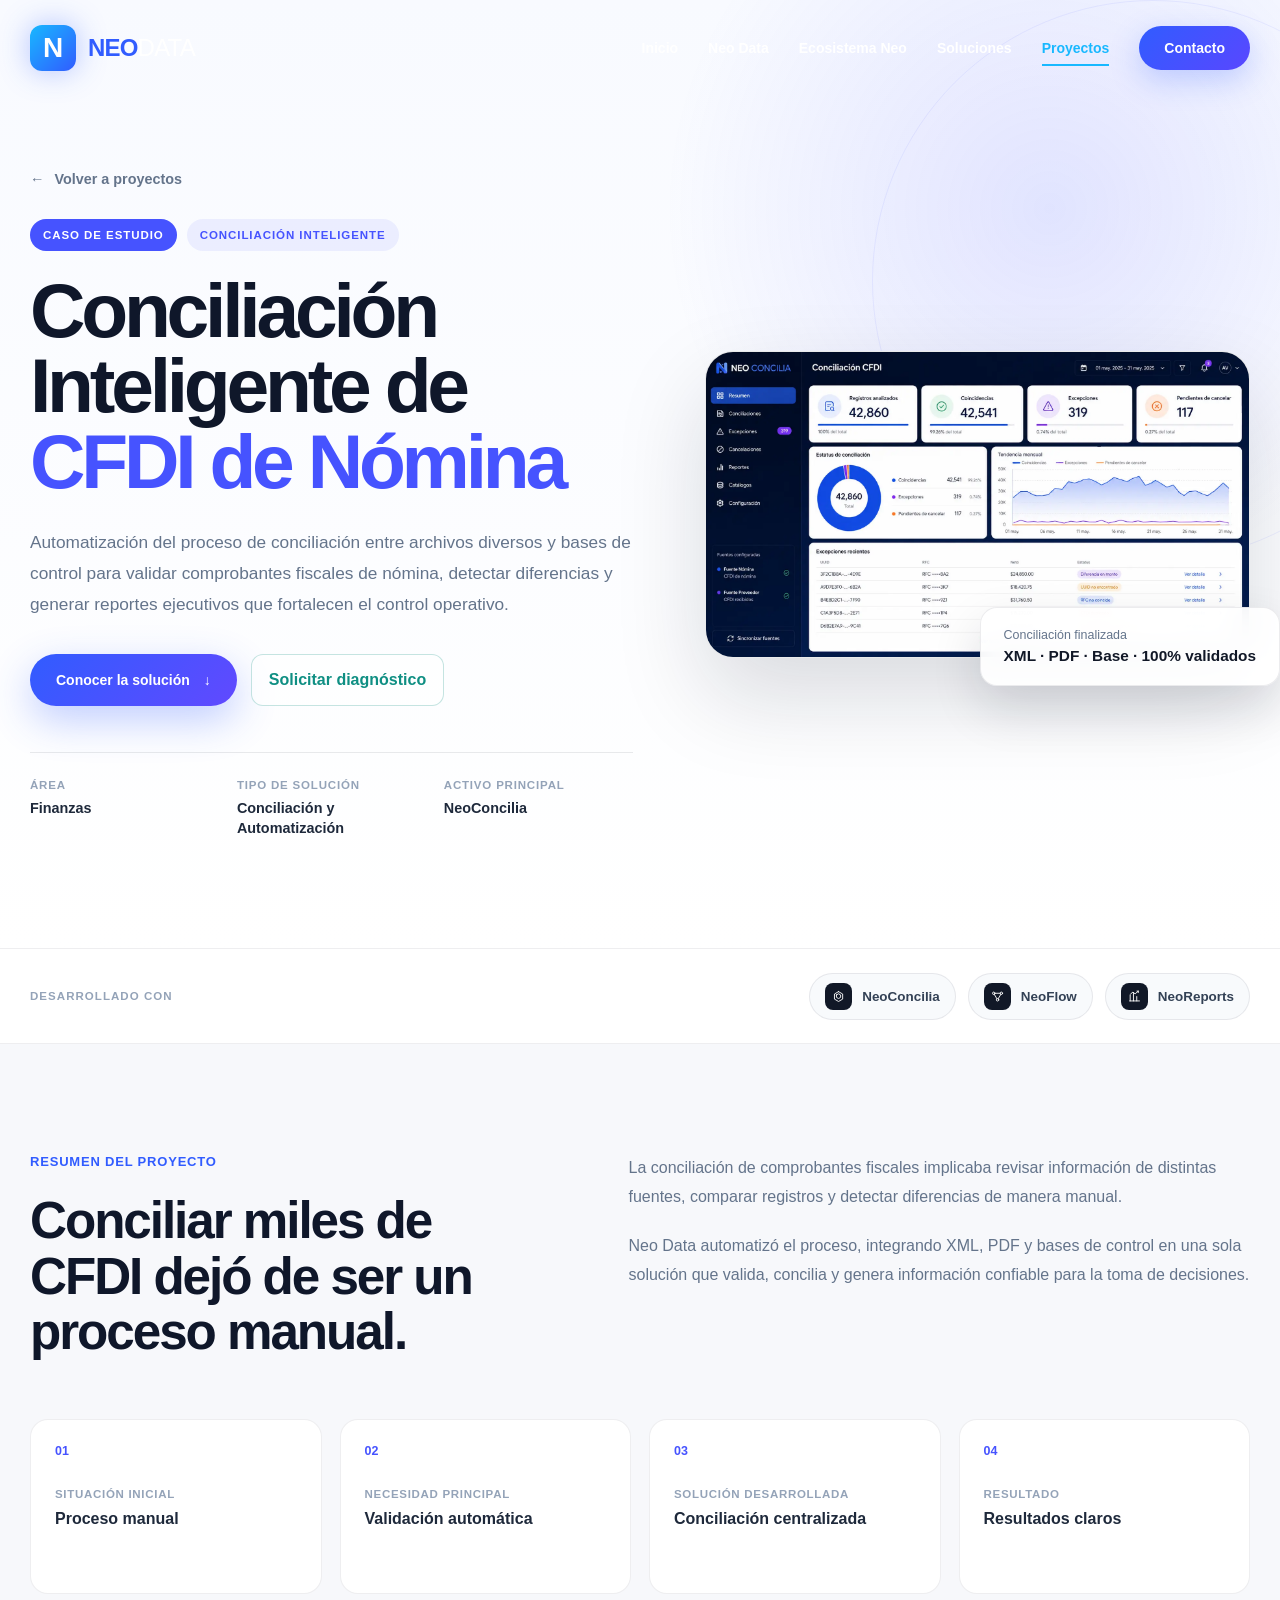
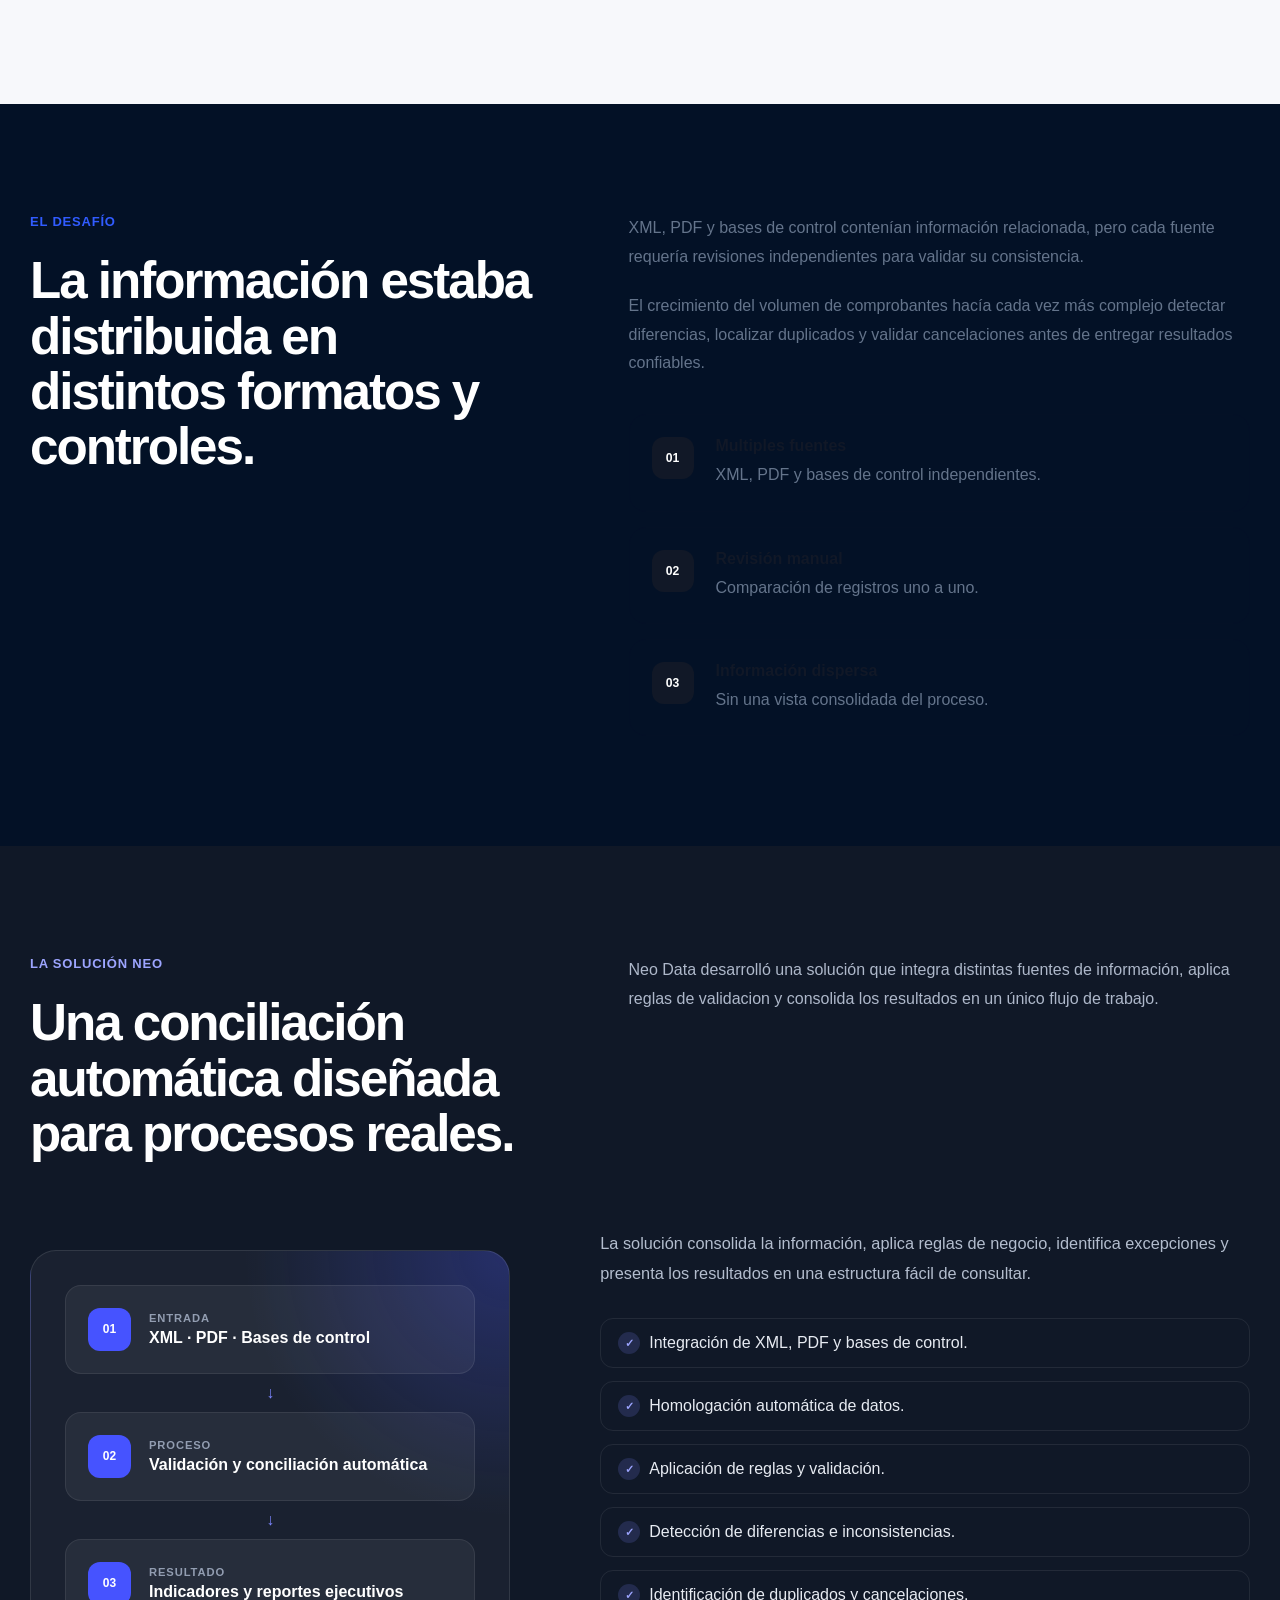
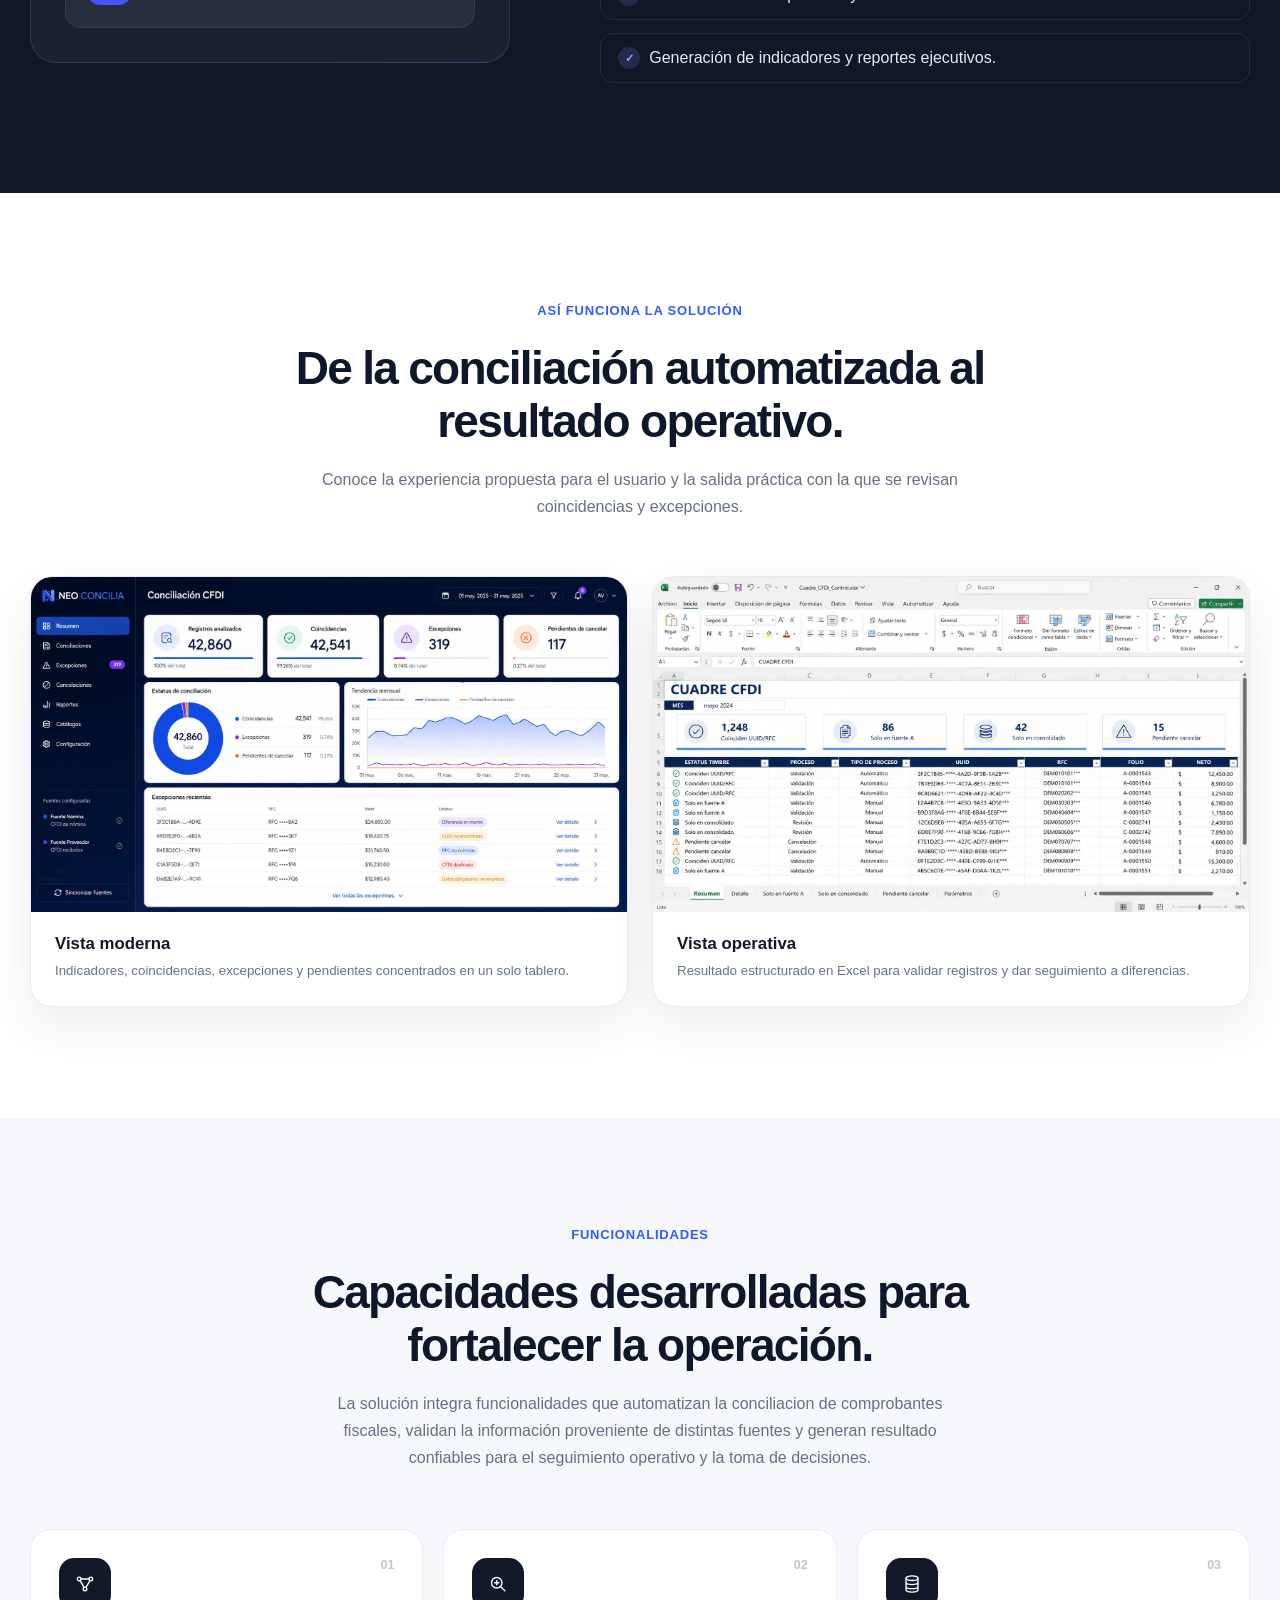
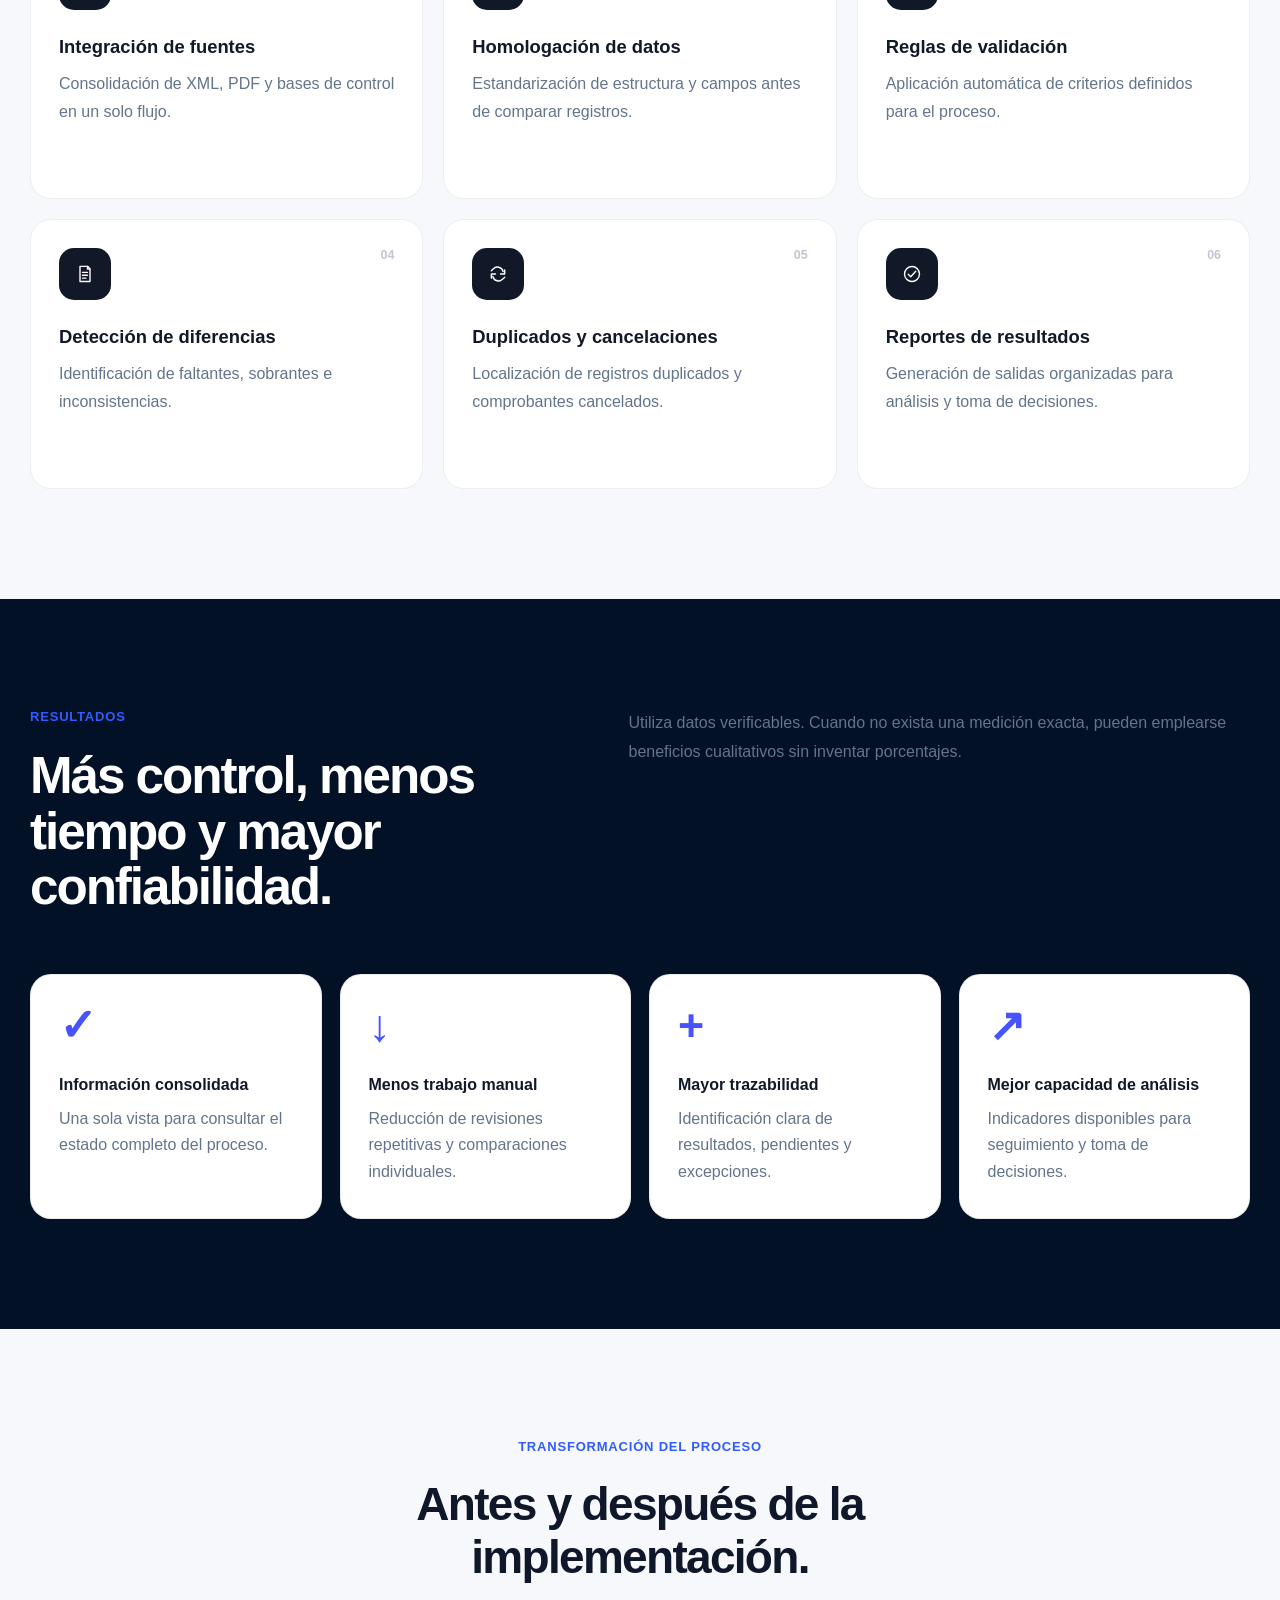
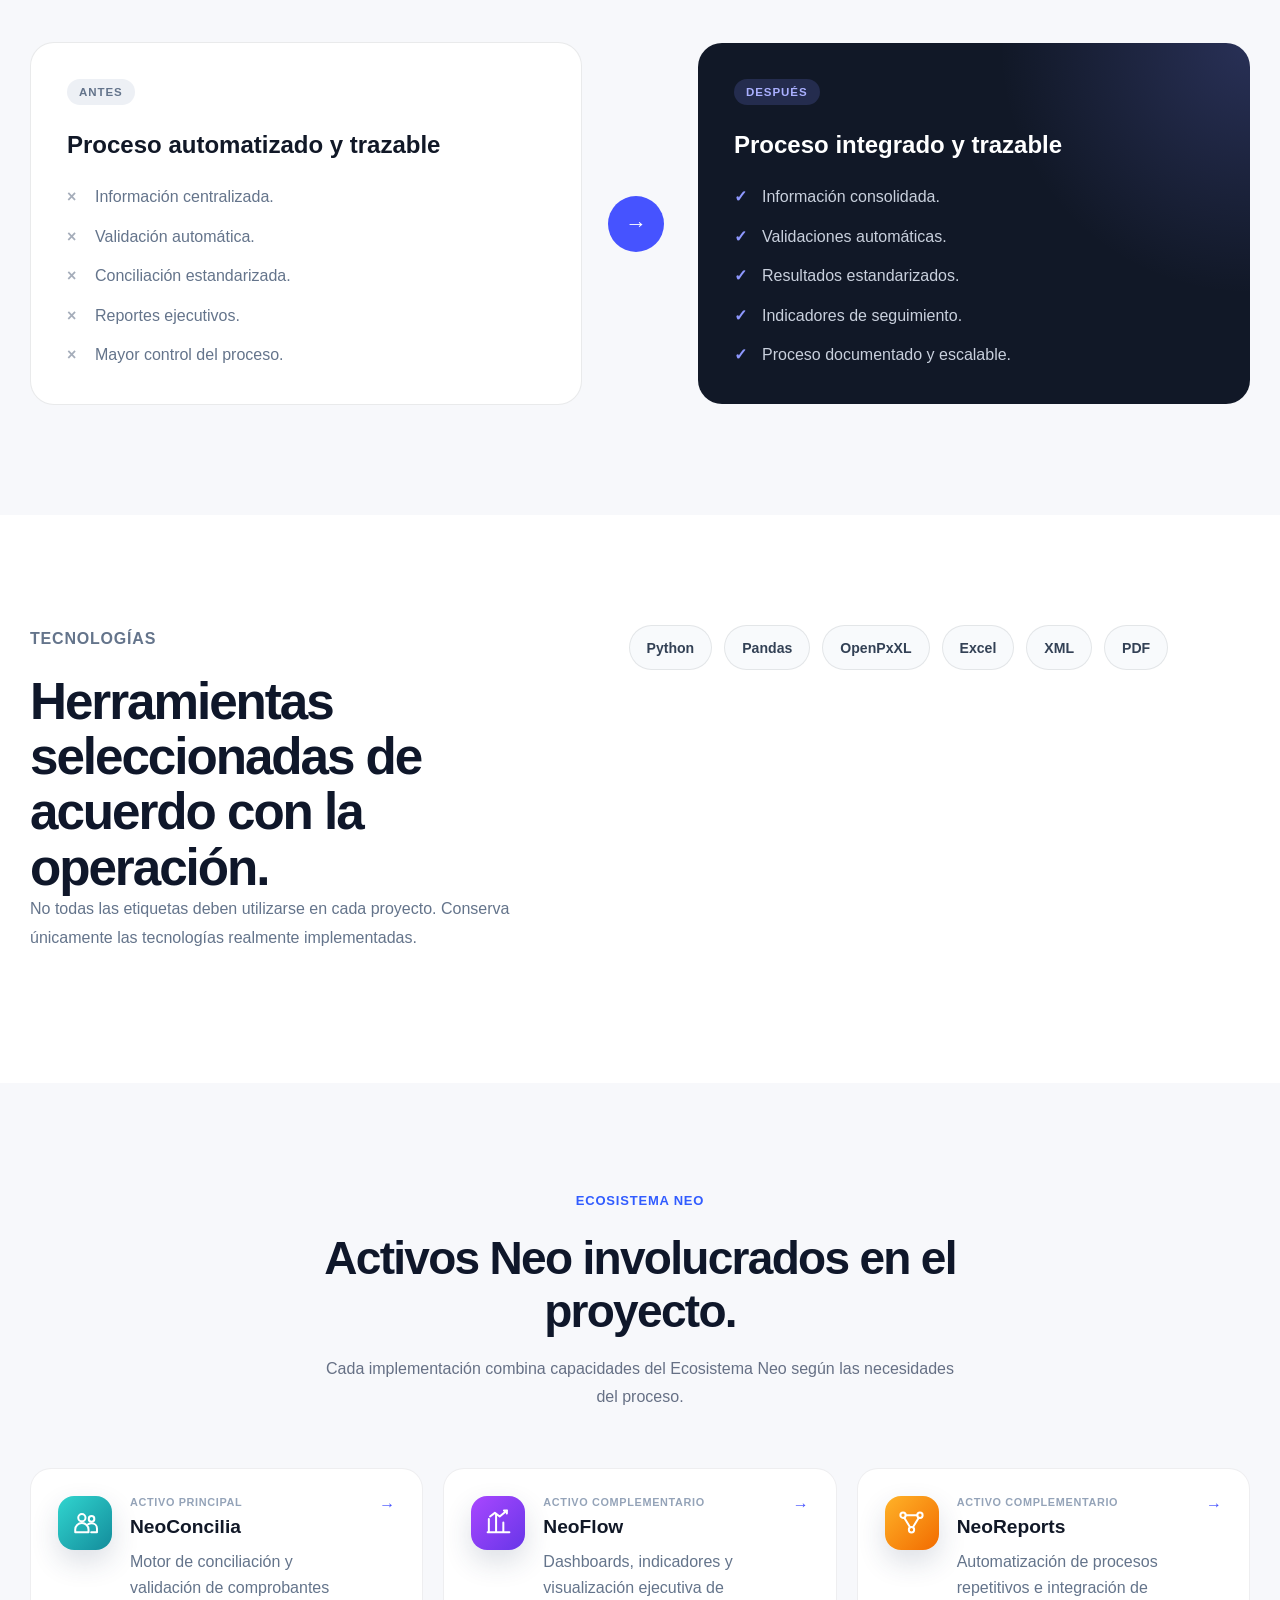
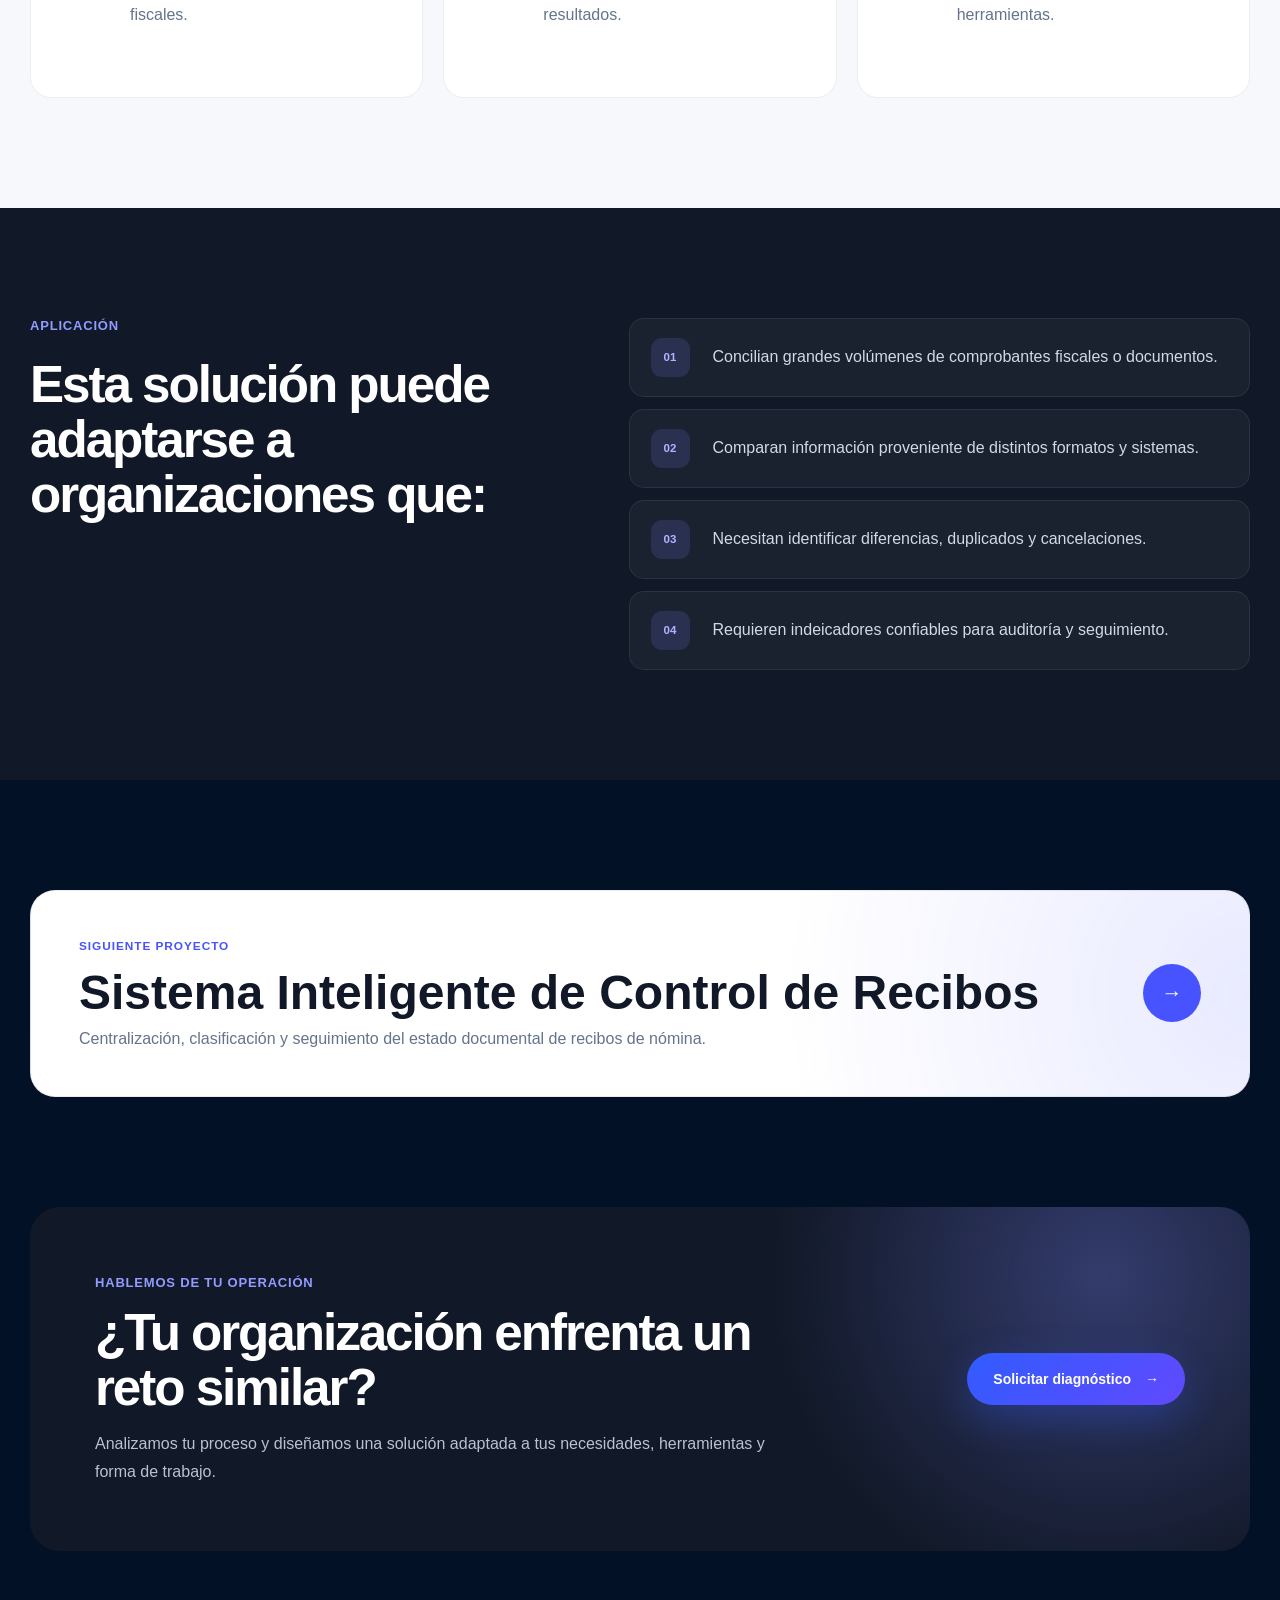
<file: proyectos/conciliacion.html>
<!DOCTYPE html>
<html lang="es">
  <head>
    <meta charset="UTF-8" />

    <meta
      name="viewport"
      content="width=device-width, initial-scale=1.0"
    />

    <meta
      name="description"
      content="Caso de estudio de Neo Data sobre la automatización de la conciliación de CFDI de nómina mediante validación de XML, PDF y bases de control."
    />

    <title>Conciliación Inteligente de CFDI de Nómina | Neo Data</title>

    <link rel="stylesheet" href="../assets/css/styles.css" />
    <link rel="stylesheet" href="../assets/css/project-case.css" />
  </head>

  <body>
    <!-- =====================================================
         NAVEGACIÓN
    ====================================================== -->

    <header class="site-header" id="site-header">
      <div class="container header-container">
        <a href="../index.html#inicio" class="brand">
          <span class="brand-symbol">N</span>

          <span class="brand-text">
            <strong>NEO</strong>DATA
          </span>
        </a>

        <button
          class="menu-button"
          type="button"
          aria-label="Abrir menú de navegación"
          aria-expanded="false"
        >
          ☰
        </button>

        <nav class="main-navigation" aria-label="Navegación principal">
          <a href="../index.html#inicio">Inicio</a>
          <a href="../index.html#por-que-neo">Neo Data</a>
          <a href="../index.html#ecosistema">Ecosistema Neo</a>
          <a href="../index.html#soluciones">Soluciones</a>
          <a href="../index.html#proyectos" class="active">Proyectos</a>

          <a
            href="../index.html#contacto"
            class="navigation-button"
          >
            Contacto
          </a>
        </nav>
      </div>
    </header>

    <main>
      <!-- =====================================================
           HERO DEL PROYECTO
      ====================================================== -->

      <section class="project-hero">
        <div class="container project-hero-container">
          <div class="project-hero-content">
            <a
              href="../index.html#proyectos"
              class="project-back-link"
            >
              <span aria-hidden="true">←</span>
              Volver a proyectos
            </a>

            <div class="project-labels">
              <span class="project-case-label">Caso de estudio</span>
              <span class="project-category-label">
                Conciliación inteligente
              </span>
            </div>

            <h1>
              Conciliación Inteligente de
              <span>CFDI de Nómina</span>
            </h1>

            <p class="project-hero-description">
              Automatización del proceso de conciliación entre archivos diversos y bases de control
              para validar comprobantes fiscales de nómina, detectar diferencias y generar reportes
              ejecutivos que fortalecen el control operativo.
            </p>

            <div class="project-hero-actions">
              <a href="#solucion" class="button button-primary">
                Conocer la solución
                <span aria-hidden="true">↓</span>
              </a>

              <a
                 href="https://wa.me/523348070433?text=Hola%2C%20me%20gustar%C3%ADa%20solicitar%20un%20diagn%C3%B3stico%20para%20identificar%20oportunidades%20de%20mejora%20en%20un%20proceso."
                 class="neo-button neo-button--small neo-button--outline"
                 target="_blank"
                 rel="noopener noreferrer"
              >
                 Solicitar diagnóstico
              </a>
            </div>

            <div class="project-hero-meta">
              <div>
                <span>Área</span>
                <strong>Finanzas</strong>
              </div>

              <div>
                <span>Tipo de solución</span>
                <strong>Conciliación y Automatización</strong>
              </div>

              <div>
                <span>Activo principal</span>
                <strong>NeoConcilia</strong>
              </div>
            </div>
          </div>

          <div class="project-hero-visual">
            <img class="project-hero-image" src="../assets/conciliacion-dashboard.webp" alt="Dashboard moderno del sistema de conciliación" />
            <!--
              Sustituir este bloque por una captura real cuando exista.

              Ejemplo:

              <img
                src="../assets/images/proyectos/nombre-proyecto/dashboard.png"
                alt="Dashboard del nombre del proyecto"
              />
            -->

            <div class="project-demo-window">
              <div class="project-window-header">
                <div>
                  <span></span>
                  <span></span>
                  <span></span>
                </div>

                <small>Neo Data</small>
              </div>

              <div class="project-window-content">
                <div class="project-window-sidebar">
                  <span class="active"></span>
                  <span></span>
                  <span></span>
                  <span></span>
                </div>

                <div class="project-window-main">
                  <div class="project-window-title"></div>

                  <div class="project-window-stats">
                    <div>
                      <span></span>
                      <strong></strong>
                    </div>

                    <div>
                      <span></span>
                      <strong></strong>
                    </div>

                    <div>
                      <span></span>
                      <strong></strong>
                    </div>
                  </div>

                  <div class="project-window-chart">
                    <span style="height: 36%"></span>
                    <span style="height: 62%"></span>
                    <span style="height: 48%"></span>
                    <span style="height: 79%"></span>
                    <span style="height: 67%"></span>
                    <span style="height: 91%"></span>
                  </div>
                </div>
              </div>
            </div>

            <div class="project-floating-result">
              <span>Conciliación finalizada</span>
              <strong>XML · PDF · Base · 100% validados</strong>
            </div>
          </div>
        </div>
      </section>

            <section class="project-assets-strip" aria-label="Activos Neo utilizados">
        <div class="container project-assets-strip-container">
          <span class="project-assets-strip-label">
            Desarrollado con
          </span>

          <div class="project-assets-strip-list">
            <a href="../pages/neoconcilia.html">
              <span class="project-assets-strip-icon">⌬</span>
              <strong>NeoConcilia</strong>
            </a>

            <a href="../pages/neoflow.html">
              <span class="project-assets-strip-icon">⌘</span>
              <strong>NeoFlow</strong>
            </a>

            <a href="../pages/neoreports.html">
              <span class="project-assets-strip-icon">⌁</span>
              <strong>NeoReports</strong>
            </a>
          </div>
        </div>
      </section>

      <!-- =====================================================
           RESUMEN DEL PROYECTO
      ====================================================== -->

      <section class="project-summary-section">
        <div class="container">
          <div class="project-summary-grid">
            <div class="project-summary-introduction">
              <p class="section-label">Resumen del proyecto</p>

              <h2>
                Conciliar miles de CFDI dejó de ser un proceso manual.
              </h2>
            </div>

            <div class="project-summary-description">
              <p>
                La conciliación de comprobantes fiscales implicaba revisar información
                de distintas fuentes, comparar registros y detectar diferencias de manera manual.
              </p>

              <p>
                Neo Data automatizó el proceso, integrando XML, PDF y bases de control
                en una sola solución que valida, concilia y genera información confiable
                para la toma de decisiones.
              </p>
            </div>
          </div>

          <div class="project-summary-cards">
            <article>
              <span>01</span>
              <small>Situación inicial</small>
              <strong>Proceso manual</strong>
            </article>

            <article>
              <span>02</span>
              <small>Necesidad principal</small>
              <strong>Validación automática</strong>
            </article>

            <article>
              <span>03</span>
              <small>Solución desarrollada</small>
              <strong>Conciliación centralizada</strong>
            </article>

            <article>
              <span>04</span>
              <small>Resultado</small>
              <strong>Resultados claros</strong>
            </article>
          </div>
        </div>
      </section>

      <!-- =====================================================
           EL DESAFÍO
      ====================================================== -->

      <section class="project-challenge-section">
        <div class="container project-two-columns">
          <div class="project-section-heading">
            <p class="section-label">El desafío</p>

            <h2>
              La información estaba distribuida en distintos formatos y controles.
            </h2>
          </div>

          <div class="project-section-content">
            <p>
              XML, PDF y bases de control contenían información relacionada,
              pero cada fuente requería revisiones independientes para validar su consistencia.
            </p>

            <p>
              El crecimiento del volumen de comprobantes hacía cada vez más complejo
              detectar diferencias, localizar duplicados y validar cancelaciones antes
              de entregar resultados confiables.
            </p>

            <div class="project-challenge-list">
              <article>
                <span aria-hidden="true">01</span>

                <div>
                  <h3>Multiples fuentes</h3>

                  <p>
                    XML, PDF y bases de control independientes.
                  </p>
                </div>
              </article>

              <article>
                <span aria-hidden="true">02</span>

                <div>
                  <h3>Revisión manual</h3>

                  <p>
                    Comparación de registros uno a uno.
                  </p>
                </div>
              </article>

              <article>
                <span aria-hidden="true">03</span>

                <div>
                  <h3>Información dispersa</h3>

                  <p>
                    Sin una vista consolidada del proceso.
                  </p>
                </div>
              </article>
            </div>
          </div>
        </div>
      </section>

      <!-- =====================================================
           LA SOLUCIÓN
      ====================================================== -->

      <section class="project-solution-section" id="solucion">
        <div class="container">
          <div class="project-solution-heading">
            <div>
              <p class="section-label">La solución Neo</p>

              <h2>
                Una conciliación automática diseñada para procesos reales.
              </h2>
            </div>

            <p>
              Neo Data desarrolló una solución que integra distintas fuentes de información,
              aplica reglas de validacion y consolida los resultados en un único flujo de trabajo.
            </p>
          </div>

          <div class="project-solution-layout">
            <div class="project-solution-visual">
              <div class="solution-flow-card">
                <div class="solution-flow-step">
                  <span>01</span>

                  <div>
                    <small>Entrada</small>
                    <strong>XML · PDF · Bases de control</strong>
                  </div>
                </div>

                <div class="solution-flow-arrow">↓</div>

                <div class="solution-flow-step">
                  <span>02</span>

                  <div>
                    <small>Proceso</small>
                    <strong>Validación y conciliación automática</strong>
                  </div>
                </div>

                <div class="solution-flow-arrow">↓</div>

                <div class="solution-flow-step">
                  <span>03</span>

                  <div>
                    <small>Resultado</small>
                    <strong>Indicadores y reportes ejecutivos</strong>
                  </div>
                </div>
              </div>
            </div>

            <div class="project-solution-content">
              <p>
                La solución consolida la información, aplica reglas de negocio,
                identifica excepciones y presenta los resultados en una
                estructura fácil de consultar.
              </p>

              <ul class="project-check-list">
                <li>
                  Integración de XML, PDF y bases de control.
                </li>

                <li>
                  Homologación automática de datos.
                </li>

                <li>
                  Aplicación de reglas y validación.
                </li>

                <li>
                  Detección de diferencias e inconsistencias.
                </li>

                <li>
                  Identificación de duplicados y cancelaciones.
                </li>

                <li>
                  Generación de indicadores y reportes ejecutivos.
                </li>
              </ul>
            </div>
          </div>
        </div>
      </section>

      <!-- =====================================================
           VISTAS DEL PROYECTO
      ====================================================== -->

      <section class="project-visuals-section" aria-labelledby="vistas-conciliacion">
        <div class="container">
          <div class="section-heading">
            <p class="section-label">Así funciona la solución</p>
            <h2 id="vistas-conciliacion">De la conciliación automatizada al resultado operativo.</h2>
            <p class="section-description">
              Conoce la experiencia propuesta para el usuario y la salida práctica con la que se revisan coincidencias y excepciones.
            </p>
          </div>

          <div class="project-visuals-grid">
            <button class="project-visual-card" type="button">
              <img src="../assets/conciliacion-dashboard.webp" alt="Dashboard moderno de conciliación CFDI" loading="lazy" decoding="async" />
              <span class="project-visual-caption">
                <strong>Vista moderna</strong>
                <span>Indicadores, coincidencias, excepciones y pendientes concentrados en un solo tablero.</span>
              </span>
            </button>

            <button class="project-visual-card" type="button">
              <img src="../assets/conciliacion-excel.webp" alt="Vista operativa en Excel del cuadre CFDI" loading="lazy" decoding="async" />
              <span class="project-visual-caption">
                <strong>Vista operativa</strong>
                <span>Resultado estructurado en Excel para validar registros y dar seguimiento a diferencias.</span>
              </span>
            </button>
          </div>
        </div>
      </section>

      <!-- =====================================================
           FUNCIONALIDADES
      ====================================================== -->

      <section class="project-features-section">
        <div class="container">
          <div class="section-heading">
            <p class="section-label">Funcionalidades</p>

            <h2>
              Capacidades desarrolladas para fortalecer la operación.
            </h2>

            <p class="section-description">
              La solución integra funcionalidades que automatizan la conciliacion de comprobantes fiscales, validan la información proveniente de distintas fuentes y generan resultado confiables
              para el seguimiento operativo y la toma de decisiones.
            </p>
          </div>

          <div class="project-features-grid">
            <article class="project-feature-card">
              <div class="project-feature-icon">⌘</div>

              <span>01</span>

              <h3>Integración de fuentes</h3>

              <p>
                Consolidación de XML, PDF y bases de control en un solo flujo.
              </p>
            </article>

            <article class="project-feature-card">
              <div class="project-feature-icon">⌕</div>

              <span>02</span>

              <h3>Homologación de datos</h3>

              <p>
                Estandarización de estructura y campos antes de comparar registros.
              </p>
            </article>

            <article class="project-feature-card">
              <div class="project-feature-icon">▥</div>

              <span>03</span>

              <h3>Reglas de validación</h3>

              <p>
                Aplicación automática de criterios definidos para el proceso.
              </p>
            </article>

            <article class="project-feature-card">
              <div class="project-feature-icon">▤</div>

              <span>04</span>

              <h3>Detección de diferencias</h3>

              <p>
                Identificación de faltantes, sobrantes e inconsistencias.
              </p>
            </article>

            <article class="project-feature-card">
              <div class="project-feature-icon">↻</div>

              <span>05</span>

              <h3>Duplicados y cancelaciones</h3>

              <p>
                Localización de registros duplicados y comprobantes cancelados.
              </p>
            </article>

            <article class="project-feature-card">
              <div class="project-feature-icon">✓</div>

              <span>06</span>

              <h3>Reportes de resultados</h3>

              <p>
                Generación de salidas organizadas para análisis y toma de decisiones.
              </p>
            </article>
          </div>
        </div>
      </section>

      <!-- =====================================================
           RESULTADOS
      ====================================================== -->

      <section class="project-results-section">
        <div class="container">
          <div class="project-results-heading">
            <div>
              <p class="section-label">Resultados</p>

              <h2>
                Más control, menos tiempo y mayor confiabilidad.
              </h2>
            </div>

            <p>
              Utiliza datos verificables. Cuando no exista una medición exacta,
              pueden emplearse beneficios cualitativos sin inventar
              porcentajes.
            </p>
          </div>

          <div class="project-results-grid">
            <article>
              <strong>✓</strong>
              <span>Información consolidada</span>

              <p>
                Una sola vista para consultar el estado completo del proceso.
              </p>
            </article>

            <article>
              <strong>↓</strong>
              <span>Menos trabajo manual</span>

              <p>
                Reducción de revisiones repetitivas y comparaciones
                individuales.
              </p>
            </article>

            <article>
              <strong>+</strong>
              <span>Mayor trazabilidad</span>

              <p>
                Identificación clara de resultados, pendientes y excepciones.
              </p>
            </article>

            <article>
              <strong>↗</strong>
              <span>Mejor capacidad de análisis</span>

              <p>
                Indicadores disponibles para seguimiento y toma de decisiones.
              </p>
            </article>
          </div>
        </div>
      </section>

      <!-- =====================================================
           ANTES Y DESPUÉS
      ====================================================== -->

      <section class="project-comparison-section">
        <div class="container">
          <div class="section-heading">
            <p class="section-label">Transformación del proceso</p>

            <h2>Antes y después de la implementación.</h2>
          </div>

          <div class="project-comparison-grid">
            <article class="project-comparison-card before">
              <span class="comparison-label">Antes</span>

              <h3>Proceso automatizado y trazable</h3>

              <ul>
                <li>Información centralizada.</li>
                <li>Validación automática.</li>
                <li>Conciliación estandarizada.</li>
                <li>Reportes ejecutivos.</li>
                <li>Mayor control del proceso.</li>
              </ul>
            </article>

            <div class="project-comparison-arrow" aria-hidden="true">
              →
            </div>

            <article class="project-comparison-card after">
              <span class="comparison-label">Después</span>

              <h3>Proceso integrado y trazable</h3>

              <ul>
                <li>Información consolidada.</li>
                <li>Validaciones automáticas.</li>
                <li>Resultados estandarizados.</li>
                <li>Indicadores de seguimiento.</li>
                <li>Proceso documentado y escalable.</li>
              </ul>
            </article>
          </div>
        </div>
      </section>

      <!-- =====================================================
           TECNOLOGÍAS
      ====================================================== -->

      <section class="project-technologies-section">
        <div class="container project-technologies-layout">
          <div>
            <p class="section-label">Tecnologías</p>

            <h2>
              Herramientas seleccionadas de acuerdo con la operación.
            </h2>

            <p>
              No todas las etiquetas deben utilizarse en cada proyecto. Conserva
              únicamente las tecnologías realmente implementadas.
            </p>
          </div>

          <div class="project-technology-list">
            <span>Python</span>
            <span>Pandas</span>
            <span>OpenPxXL</span>
            <span>Excel</span>
            <span>XML</span>
            <span>PDF</span>
          </div>
        </div>
      </section>

      <!-- =====================================================
           ACTIVOS NEO
      ====================================================== -->

      <section class="project-assets-section">
        <div class="container">
          <div class="section-heading">
            <p class="section-label">Ecosistema Neo</p>

            <h2>Activos Neo involucrados en el proyecto.</h2>

            <p class="section-description">
              Cada implementación combina capacidades del Ecosistema Neo según
              las necesidades del proceso.
            </p>
          </div>

          <div class="project-neo-assets">
            <a href="../pages/neopeople.html" class="project-neo-card">
              <div class="asset-icon asset-icon-teal">👥</div>

              <div>
                <span>Activo principal</span>
                <h3>NeoConcilia</h3>

                <p>
                  Motor de conciliación y validación de comprobantes fiscales.
                </p>
              </div>

              <strong aria-hidden="true">→</strong>
            </a>

            <a href="../pages/neoreports.html" class="project-neo-card">
              <div class="asset-icon asset-icon-purple">⌁</div>

              <div>
                <span>Activo complementario</span>
                <h3>NeoFlow</h3>

                <p>
                  Dashboards, indicadores y visualización ejecutiva de
                  resultados.
                </p>
              </div>

              <strong aria-hidden="true">→</strong>
            </a>

            <a href="../pages/neoflow.html" class="project-neo-card">
              <div class="asset-icon asset-icon-orange">⌘</div>

              <div>
                <span>Activo complementario</span>
                <h3>NeoReports</h3>

                <p>
                  Automatización de procesos repetitivos e integración de
                  herramientas.
                </p>
              </div>

              <strong aria-hidden="true">→</strong>
            </a>
          </div>
        </div>
      </section>

      <!-- =====================================================
           PERFIL DE ORGANIZACIÓN
      ====================================================== -->

      <section class="project-fit-section">
        <div class="container project-fit-layout">
          <div class="project-fit-heading">
            <p class="section-label">Aplicación</p>

            <h2>
              Esta solución puede adaptarse a organizaciones que:
            </h2>
          </div>

          <div class="project-fit-list">
            <article>
              <span>01</span>

              <p>
                Concilian grandes volúmenes de comprobantes fiscales o documentos.
              </p>
            </article>

            <article>
              <span>02</span>

              <p>
                Comparan información proveniente de distintos formatos y sistemas.
              </p>
            </article>

            <article>
              <span>03</span>

              <p>
                Necesitan identificar diferencias, duplicados y cancelaciones.
              </p>
            </article>

            <article>
              <span>04</span>

              <p>
                Requieren indeicadores confiables para auditoría y seguimiento.
              </p>
            </article>
          </div>
        </div>
      </section>

      <!-- =====================================================
           SIGUIENTE PROYECTO
      ====================================================== -->

      <section class="next-project-section">
        <div class="container">
          <a
            href="./control-financiero.html"
            class="next-project-card"
          >
            <div>
              <span>Siguiente proyecto</span>

              <h2>Sistema Inteligente de Control de Recibos</h2>

              <p>
                Centralización, clasificación y seguimiento del estado documental de recibos de nómina.
              </p>
            </div>

            <strong aria-hidden="true">→</strong>
          </a>
        </div>
      </section>

      <!-- =====================================================
           CTA
      ====================================================== -->

      <section class="project-cta-section">
        <div class="container project-cta-container">
          <div>
            <p class="section-label">Hablemos de tu operación</p>

            <h2>¿Tu organización enfrenta un reto similar?</h2>

            <p>
              Analizamos tu proceso y diseñamos una solución adaptada a tus
              necesidades, herramientas y forma de trabajo.
            </p>
          </div>

          <a
            href="../index.html#contacto"
            class="button button-primary"
          >
            Solicitar diagnóstico
            <span aria-hidden="true">→</span>
          </a>
        </div>
      </section>
    </main>

    <script src="../assets/js/main.js"></script>
    <script src="../assets/js/project-gallery.js"></script>
  </body>
</html>
</file>
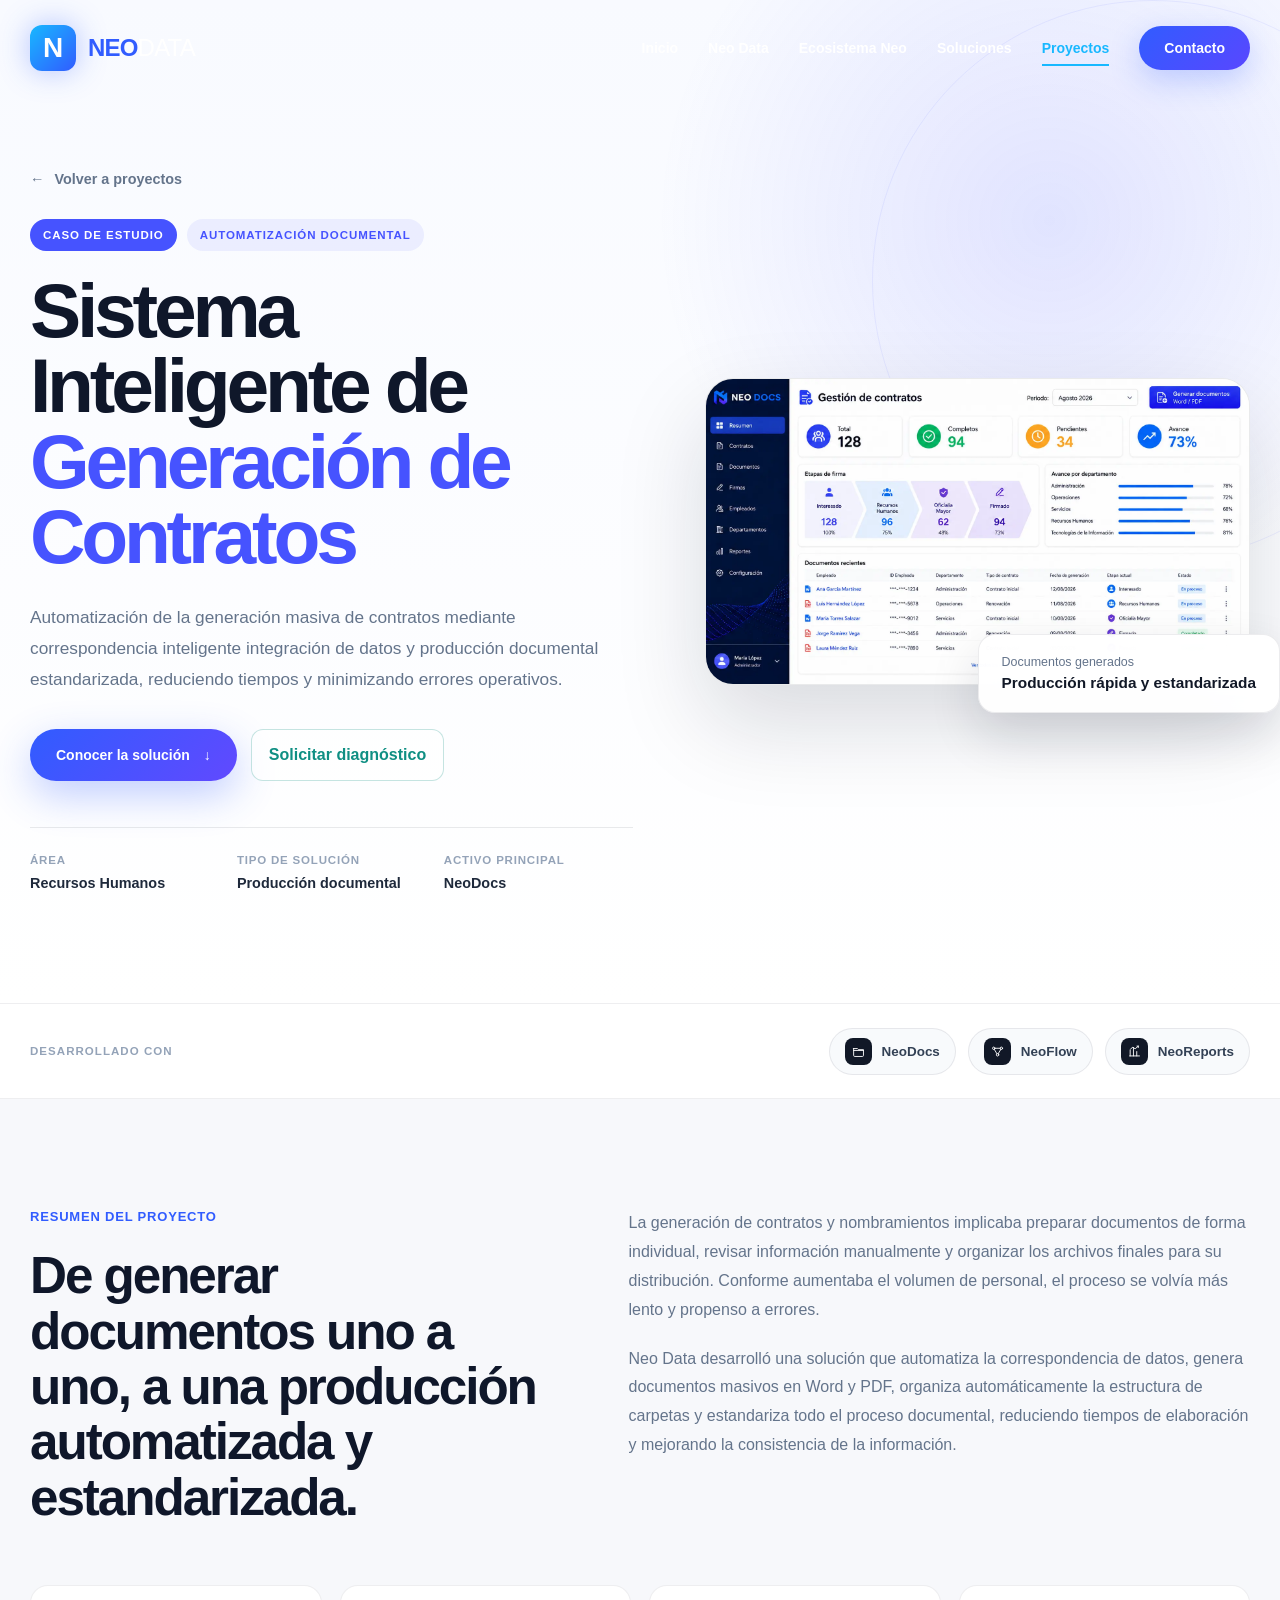
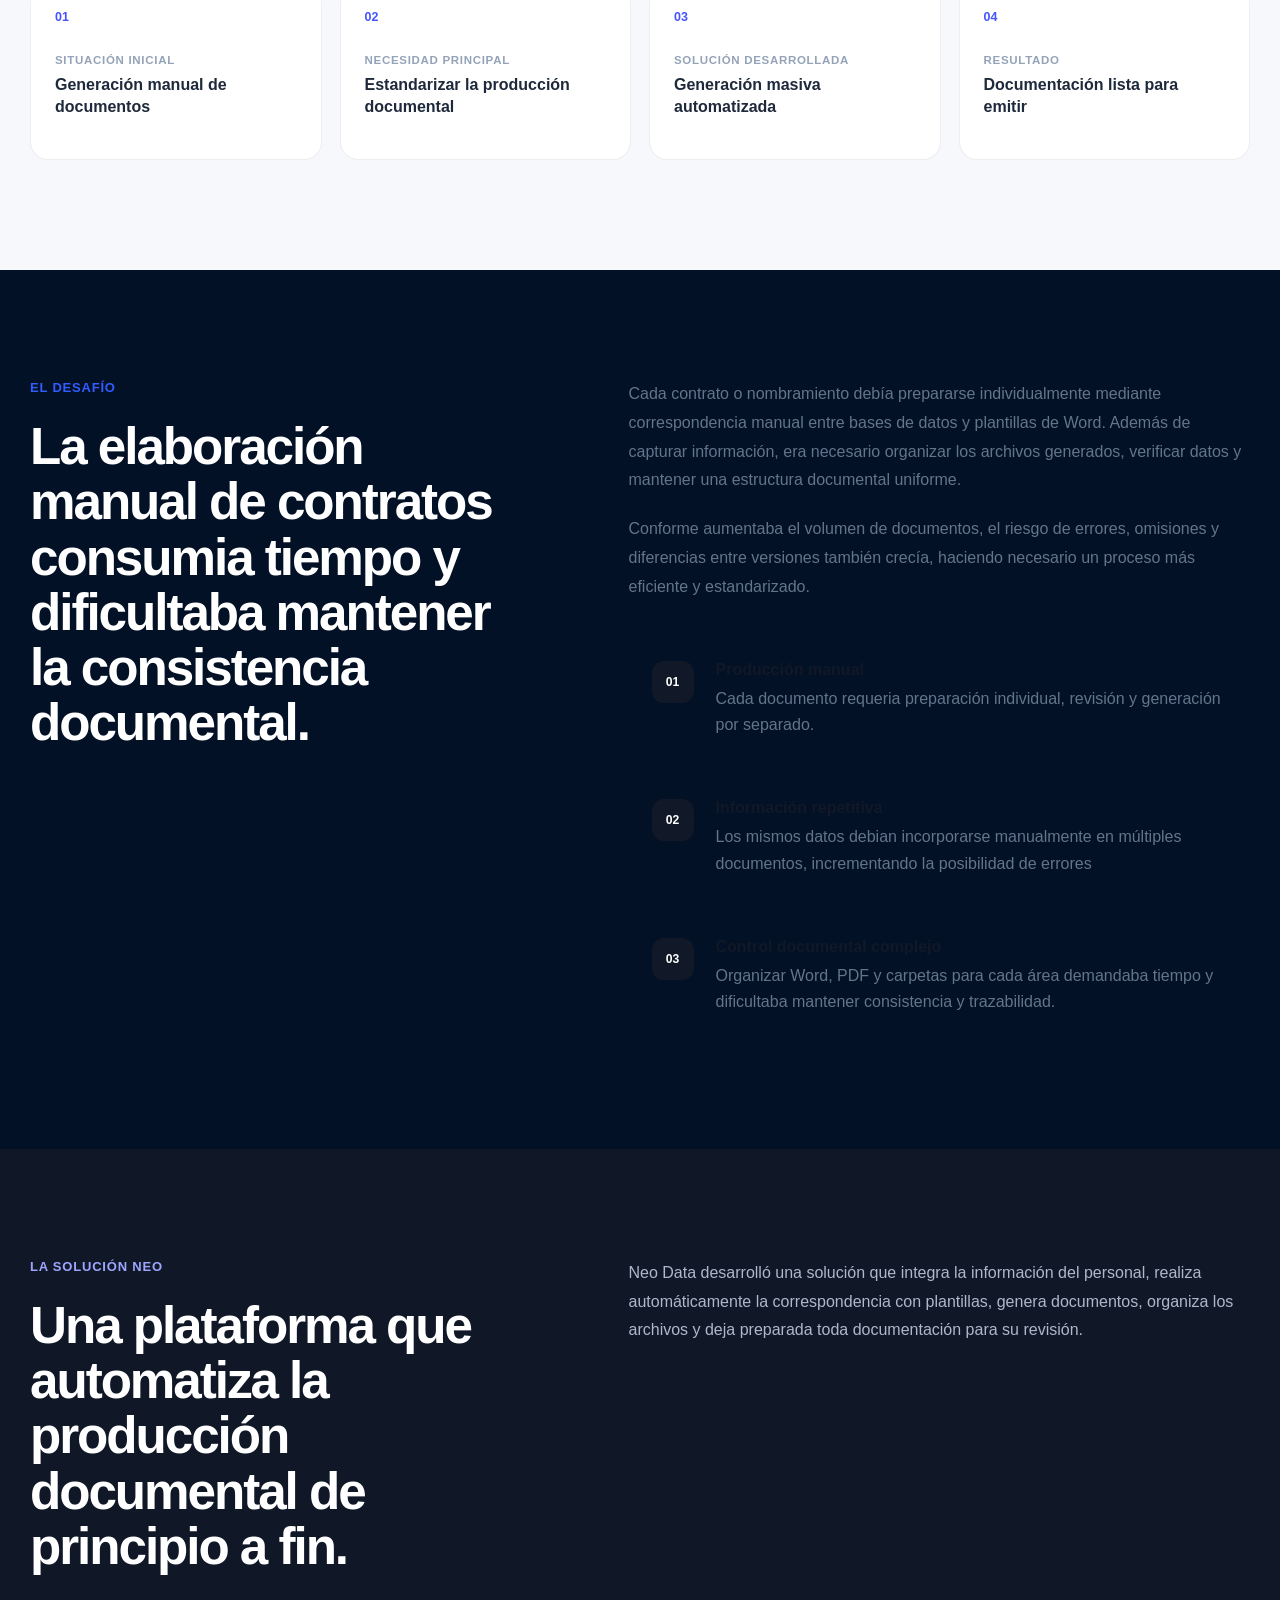
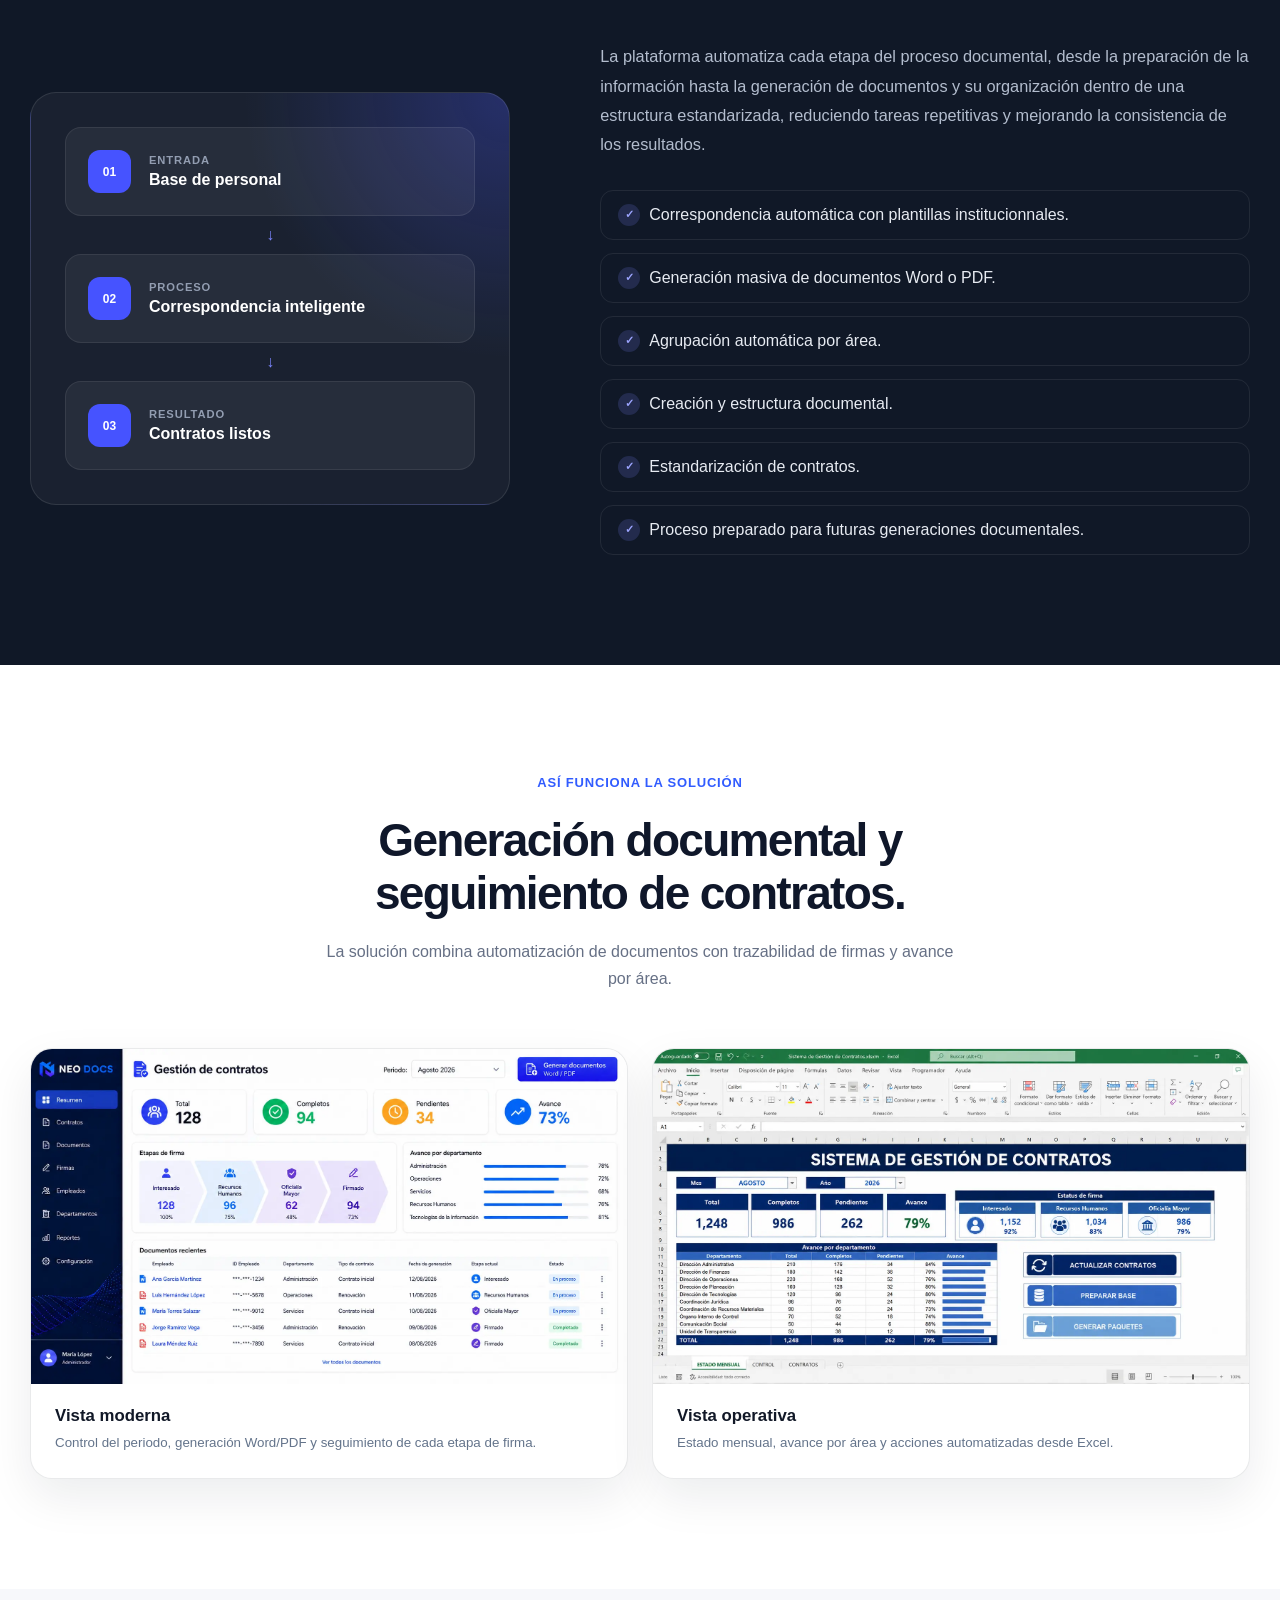
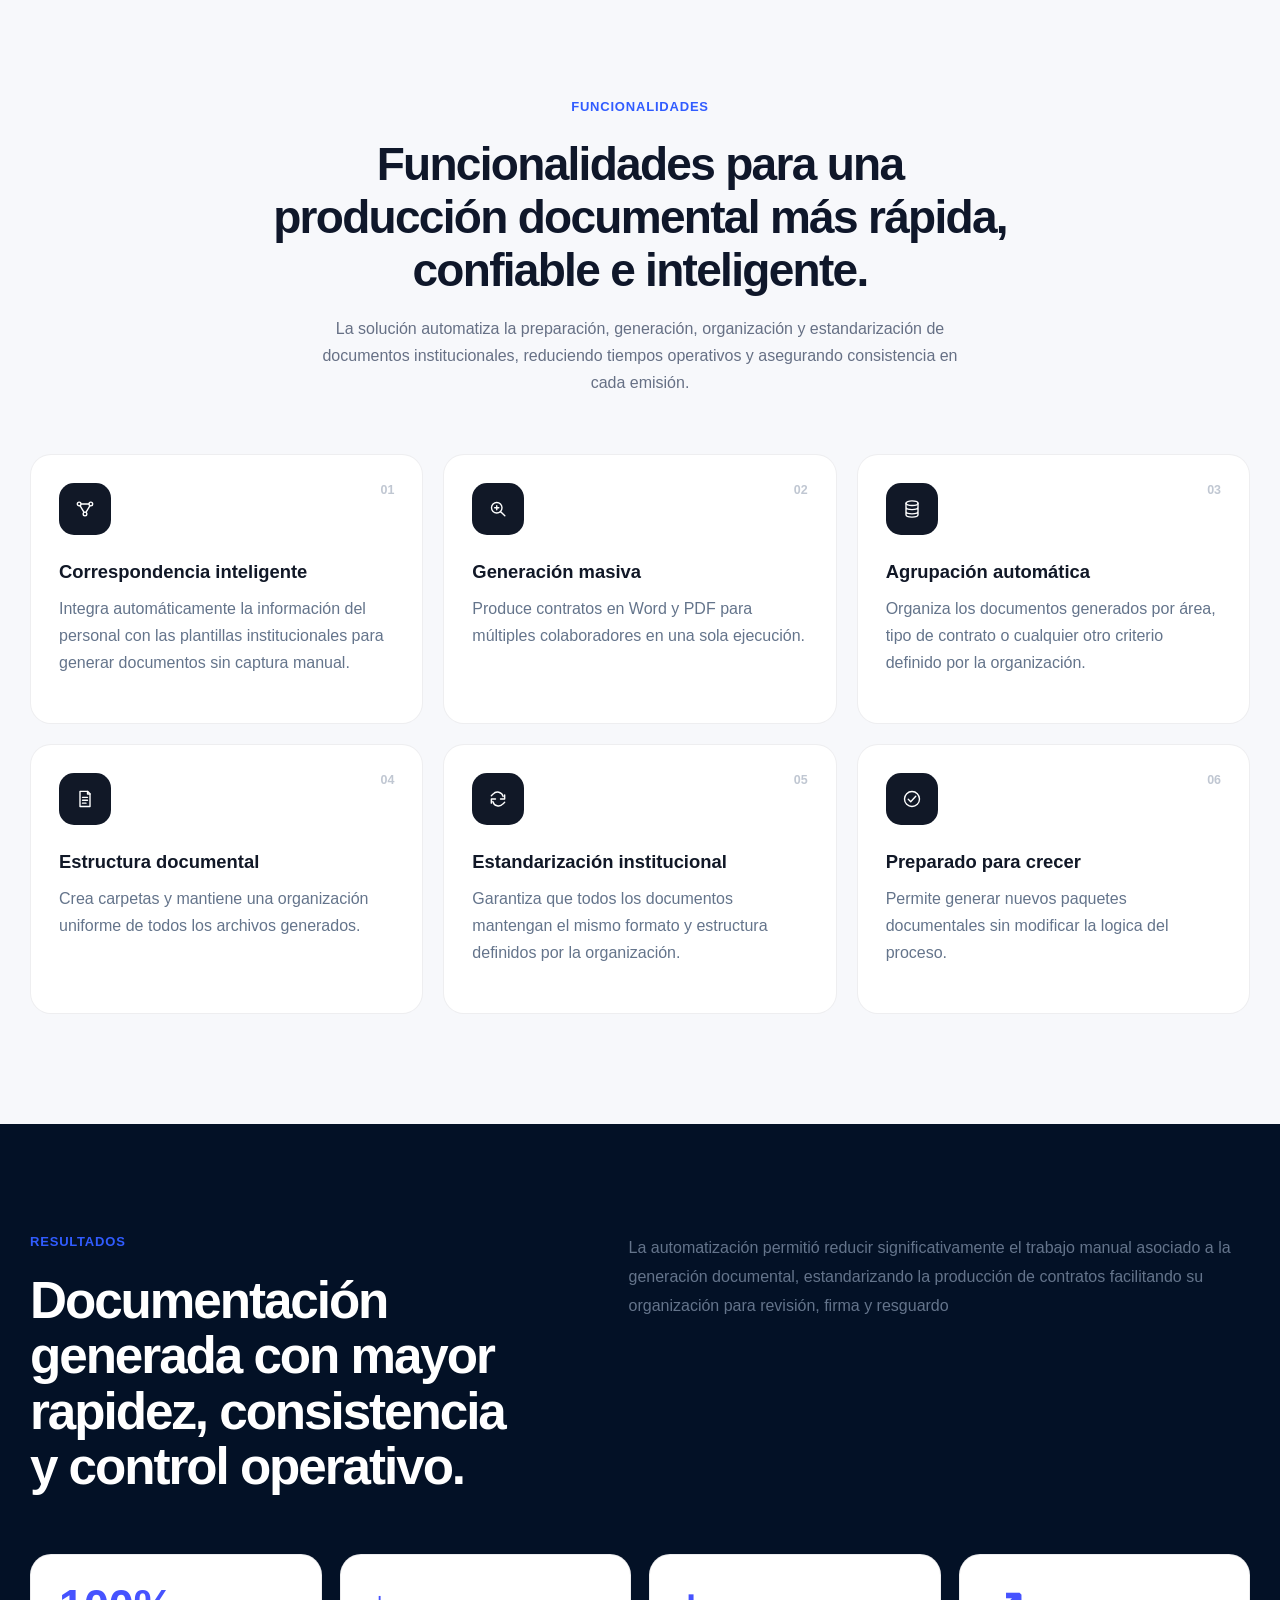
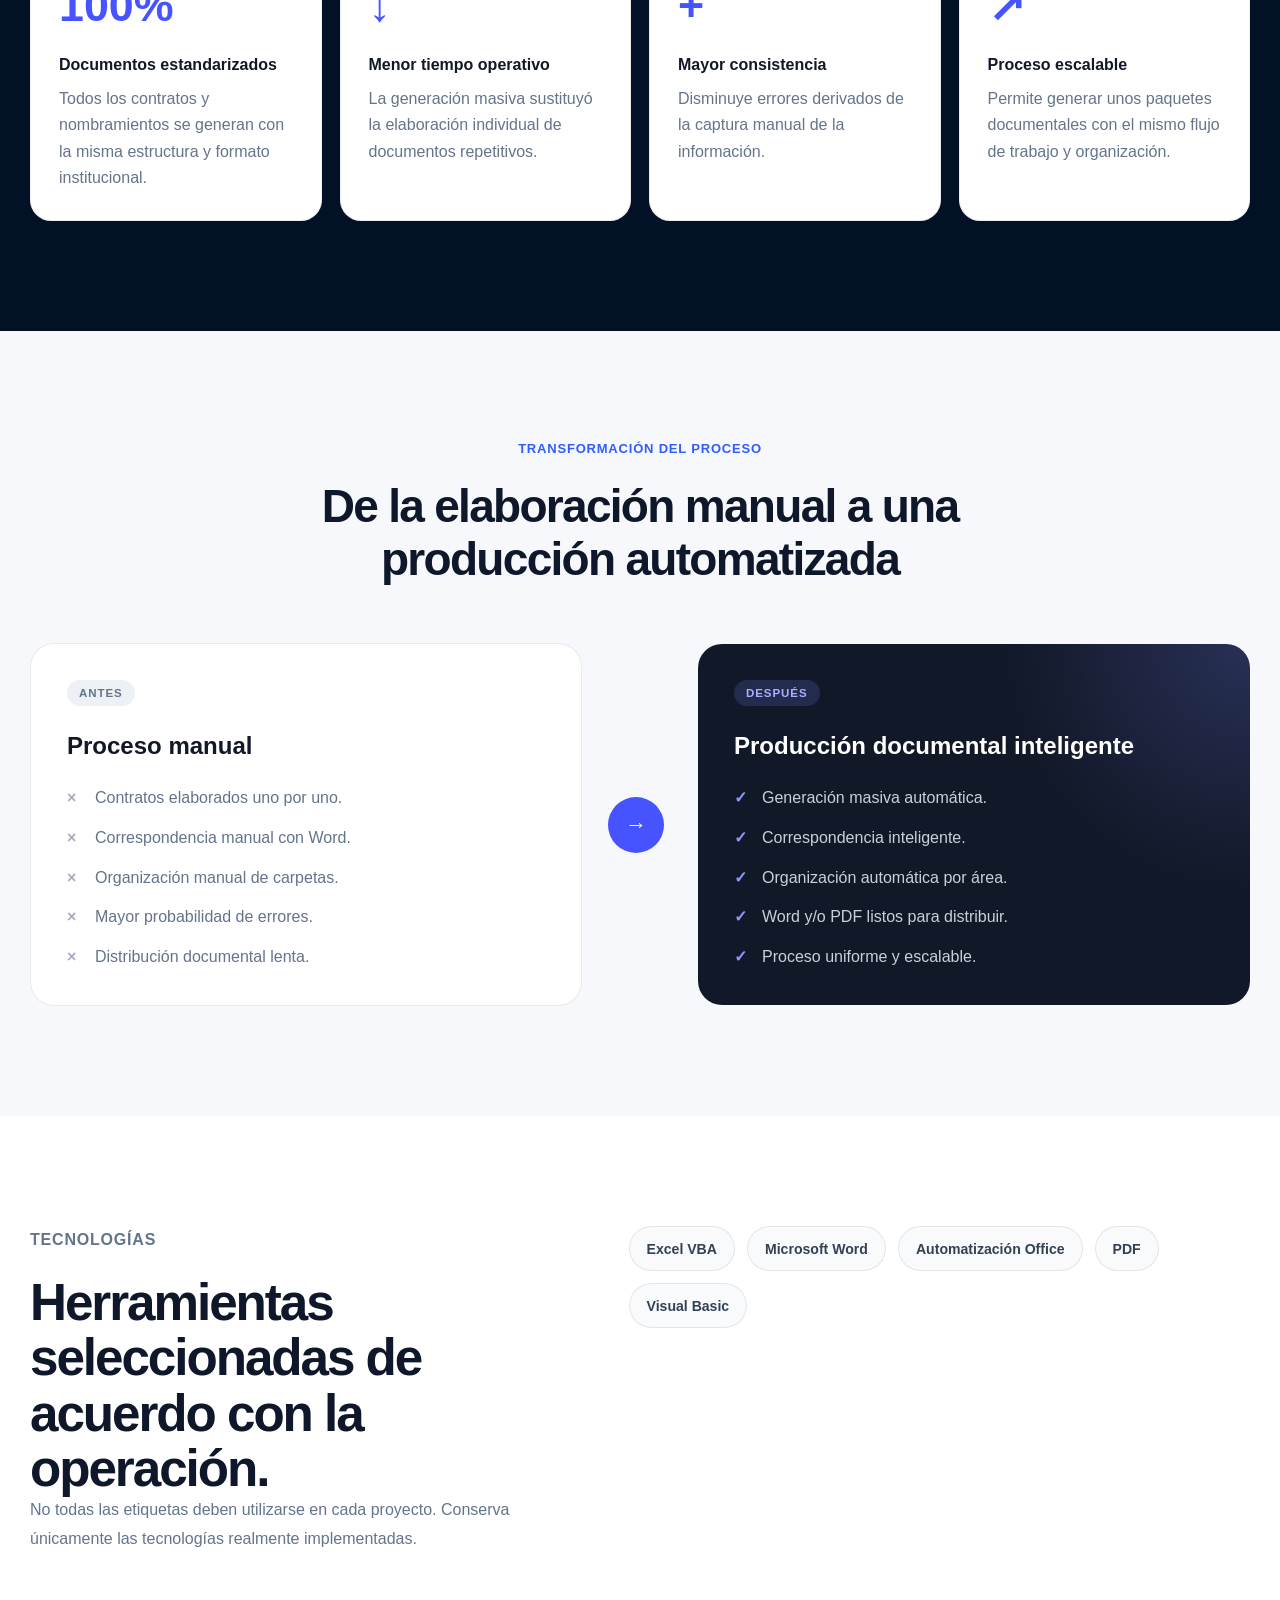
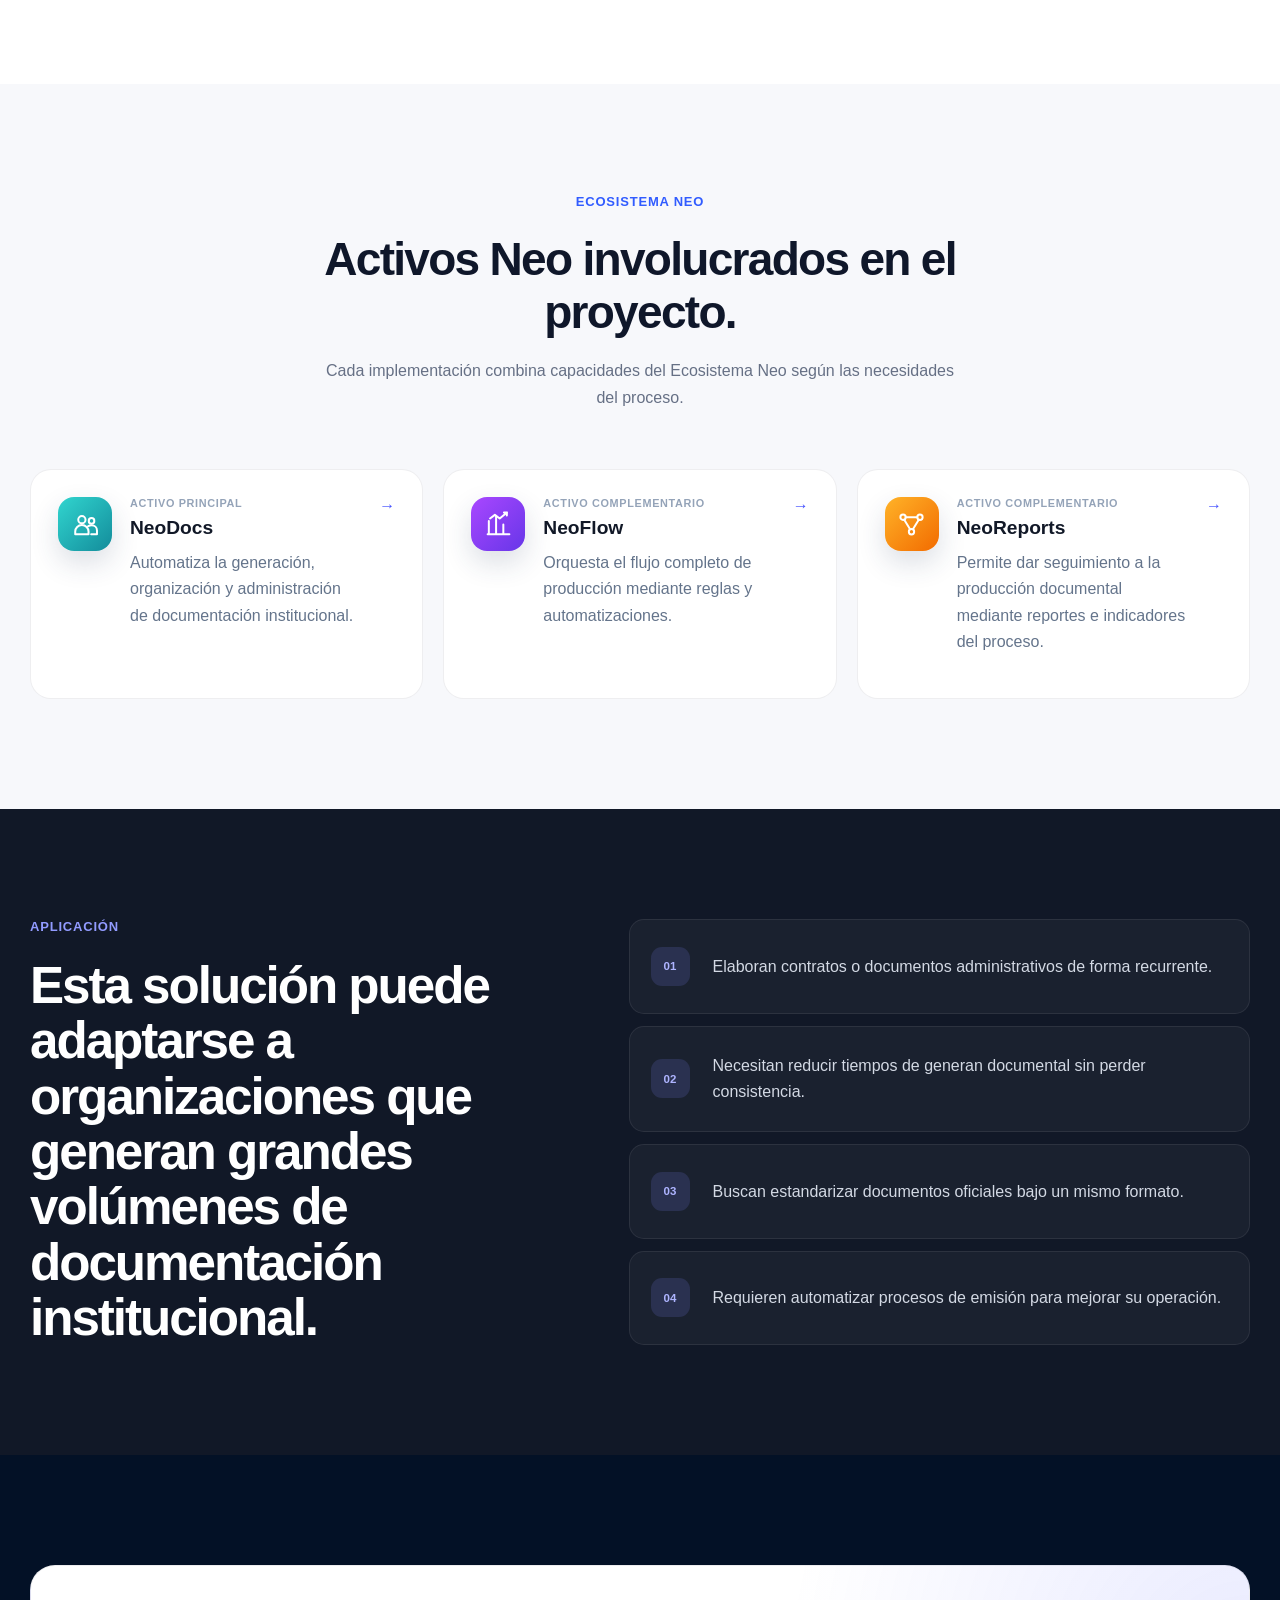
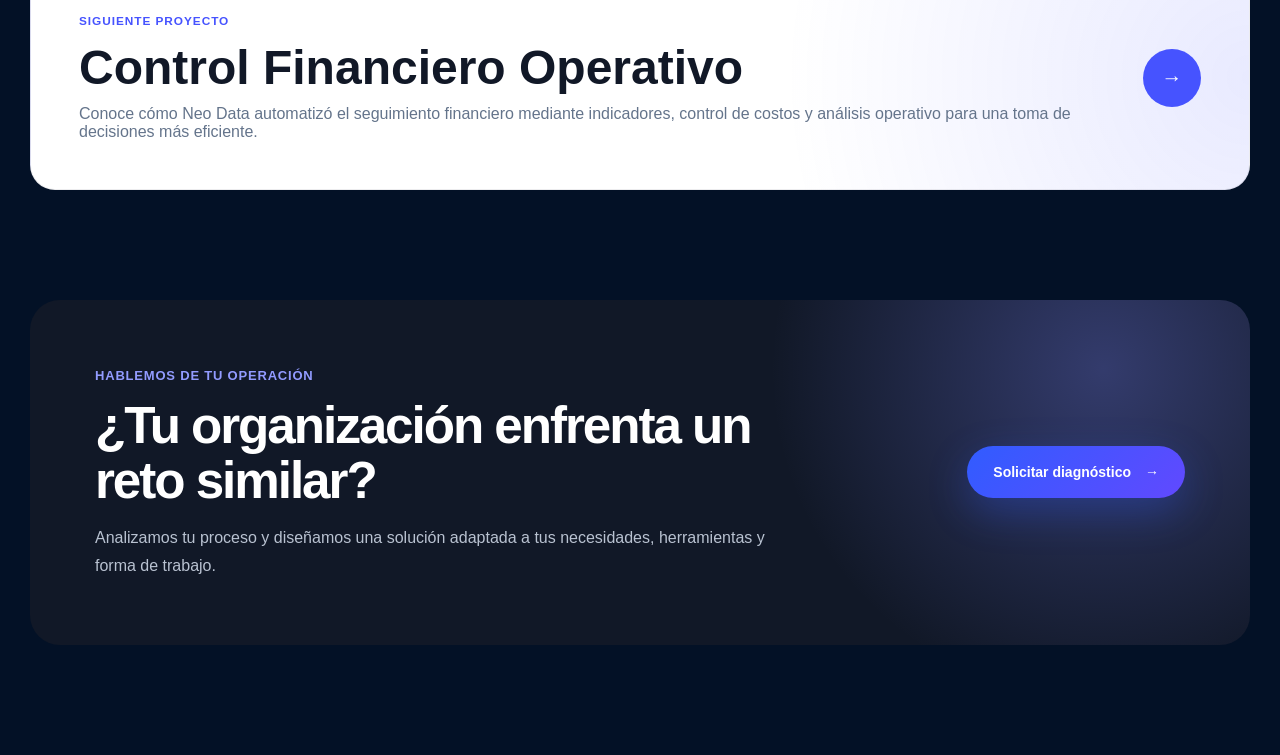
<file: proyectos/contratos.html>
<!DOCTYPE html>
<html lang="es">
  <head>
    <meta charset="UTF-8" />

    <meta
      name="viewport"
      content="width=device-width, initial-scale=1.0"
    />

    <meta
      name="description"
      content="Caso de estudio de Neo Data sobre la automatización de contratos mediante generación masiva de documentos, correspondencia inteligente y estandarización institucional."
    />

    <title>Sistema Inteligente de Generación de Contratos | Neo Data</title>

    <link rel="stylesheet" href="../assets/css/styles.css" />
    <link rel="stylesheet" href="../assets/css/project-case.css" />
  </head>

  <body>
    <!-- =====================================================
         NAVEGACIÓN
    ====================================================== -->

    <header class="site-header" id="site-header">
      <div class="container header-container">
        <a href="../index.html#inicio" class="brand">
          <span class="brand-symbol">N</span>

          <span class="brand-text">
            <strong>NEO</strong>DATA
          </span>
        </a>

        <button
          class="menu-button"
          type="button"
          aria-label="Abrir menú de navegación"
          aria-expanded="false"
        >
          ☰
        </button>

        <nav class="main-navigation" aria-label="Navegación principal">
          <a href="../index.html#inicio">Inicio</a>
          <a href="../index.html#por-que-neo">Neo Data</a>
          <a href="../index.html#ecosistema">Ecosistema Neo</a>
          <a href="../index.html#soluciones">Soluciones</a>
          <a href="../index.html#proyectos" class="active">Proyectos</a>

          <a
            href="../index.html#contacto"
            class="navigation-button"
          >
            Contacto
          </a>
        </nav>
      </div>
    </header>

    <main>
      <!-- =====================================================
           HERO DEL PROYECTO
      ====================================================== -->

      <section class="project-hero">
        <div class="container project-hero-container">
          <div class="project-hero-content">
            <a
              href="../index.html#proyectos"
              class="project-back-link"
            >
              <span aria-hidden="true">←</span>
              Volver a proyectos
            </a>

            <div class="project-labels">
              <span class="project-case-label">Caso de estudio</span>
              <span class="project-category-label">
                Automatización documental
              </span>
            </div>

            <h1>
              Sistema Inteligente de
              <span>Generación de Contratos</span>
            </h1>

            <p class="project-hero-description">
              Automatización de la generación masiva de contratos mediante correspondencia inteligente
              integración de datos y producción documental estandarizada, reduciendo tiempos y
              minimizando errores operativos.
            </p>

            <div class="project-hero-actions">
              <a href="#solucion" class="button button-primary">
                Conocer la solución
                <span aria-hidden="true">↓</span>
              </a>

              <a
                 href="https://wa.me/523348070433?text=Hola%2C%20me%20gustar%C3%ADa%20solicitar%20un%20diagn%C3%B3stico%20para%20identificar%20oportunidades%20de%20mejora%20en%20un%20proceso."
                 class="neo-button neo-button--small neo-button--outline"
                 target="_blank"
                 rel="noopener noreferrer"
              >
                Solicitar diagnóstico
              </a>
            </div>

            <div class="project-hero-meta">
              <div>
                <span>Área</span>
                <strong>Recursos Humanos</strong>
              </div>

              <div>
                <span>Tipo de solución</span>
                <strong>Producción documental</strong>
              </div>

              <div>
                <span>Activo principal</span>
                <strong>NeoDocs</strong>
              </div>
            </div>
          </div>

          <div class="project-hero-visual">
            <img class="project-hero-image" src="../assets/contratos-dashboard.webp" alt="Dashboard moderno del sistema de contratos" />
            <!--
              Sustituir este bloque por una captura real cuando exista.

              Ejemplo:

              <img
                src="../assets/images/proyectos/nombre-proyecto/dashboard.png"
                alt="Dashboard del nombre del proyecto"
              />
            -->

            <div class="project-demo-window">
              <div class="project-window-header">
                <div>
                  <span></span>
                  <span></span>
                  <span></span>
                </div>

                <small>Neo Data</small>
              </div>

              <div class="project-window-content">
                <div class="project-window-sidebar">
                  <span class="active"></span>
                  <span></span>
                  <span></span>
                  <span></span>
                </div>

                <div class="project-window-main">
                  <div class="project-window-title"></div>

                  <div class="project-window-stats">
                    <div>
                      <span></span>
                      <strong></strong>
                    </div>

                    <div>
                      <span></span>
                      <strong></strong>
                    </div>

                    <div>
                      <span></span>
                      <strong></strong>
                    </div>
                  </div>

                  <div class="project-window-chart">
                    <span style="height: 36%"></span>
                    <span style="height: 62%"></span>
                    <span style="height: 48%"></span>
                    <span style="height: 79%"></span>
                    <span style="height: 67%"></span>
                    <span style="height: 91%"></span>
                  </div>
                </div>
              </div>
            </div>

            <div class="project-floating-result">
              <span>Documentos generados</span>
              <strong>Producción rápida y estandarizada</strong>
            </div>
          </div>
        </div>
      </section>


      <section class="project-assets-strip" aria-label="Activos Neo utilizados">
          <div class="container project-assets-strip-container">

              <span class="project-assets-strip-label">
                  Desarrollado con
              </span>

              <div class="project-assets-strip-list">

                  <a href="../pages/neodocs.html">
                      <span class="project-assets-strip-icon">📁</span>
                      <strong>NeoDocs</strong>
                  </a>

                  <a href="../pages/neoflow.html">
                      <span class="project-assets-strip-icon">⌘</span>
                      <strong>NeoFlow</strong>
                  </a>

                  <a href="../pages/neoreports.html">
                      <span class="project-assets-strip-icon">⌁</span>
                      <strong>NeoReports</strong>
                  </a>

              </div>

          </div>
       </section>

      <!-- =====================================================
           RESUMEN DEL PROYECTO
      ====================================================== -->

      <section class="project-summary-section">
        <div class="container">
          <div class="project-summary-grid">
            <div class="project-summary-introduction">
              <p class="section-label">Resumen del proyecto</p>

              <h2>
                De generar documentos uno a uno, a una producción automatizada
                y estandarizada.
              </h2>
            </div>

            <div class="project-summary-description">
              <p>
                La generación de contratos y nombramientos implicaba preparar documentos
                de forma individual, revisar información manualmente y organizar los archivos
                finales para su distribución. Conforme aumentaba el volumen de personal,
                el proceso se volvía más lento y propenso a errores.

              <p>
                Neo Data desarrolló una solución que automatiza la correspondencia de datos,
                genera documentos masivos en Word y PDF, organiza automáticamente la estructura de carpetas
                y estandariza todo el proceso documental, reduciendo tiempos de elaboración
                y mejorando la consistencia de la información.
              </p>
            </div>
          </div>

          <div class="project-summary-cards">
            <article>
              <span>01</span>
              <small>Situación inicial</small>
              <strong>Generación manual de documentos</strong>
            </article>

            <article>
              <span>02</span>
              <small>Necesidad principal</small>
              <strong>Estandarizar la producción documental</strong>
            </article>

            <article>
              <span>03</span>
              <small>Solución desarrollada</small>
              <strong>Generación masiva automatizada</strong>
            </article>

            <article>
              <span>04</span>
              <small>Resultado</small>
              <strong>Documentación lista para emitir</strong>
            </article>
          </div>
        </div>
      </section>

      <!-- =====================================================
           EL DESAFÍO
      ====================================================== -->

      <section class="project-challenge-section">
        <div class="container project-two-columns">
          <div class="project-section-heading">
            <p class="section-label">El desafío</p>

            <h2>
              La elaboración manual de contratos consumia tiempo y dificultaba
              mantener la consistencia documental.
            </h2>
          </div>

          <div class="project-section-content">
            <p>
              Cada contrato o nombramiento debía prepararse individualmente mediante
              correspondencia manual entre bases de datos y plantillas de Word.
              Además de capturar información, era necesario organizar los archivos generados,
              verificar datos y mantener una estructura documental uniforme.
            </p>

            <p>
              Conforme aumentaba el volumen de documentos, el riesgo de errores,
              omisiones y diferencias entre versiones también crecía,
              haciendo necesario un proceso más eficiente y estandarizado.
            </p>

            <div class="project-challenge-list">
              <article>
                <span aria-hidden="true">01</span>

                <div>
                  <h3>Producción manual</h3>

                  <p>
                    Cada documento requeria preparación individual, revisión
                    y generación por separado.
                  </p>
                </div>
              </article>

              <article>
                <span aria-hidden="true">02</span>

                <div>
                  <h3>Información repetitiva</h3>

                  <p>
                    Los mismos datos debian incorporarse manualmente en múltiples documentos,
                    incrementando la posibilidad de errores
                  </p>
                </div>
              </article>

              <article>
                <span aria-hidden="true">03</span>

                <div>
                  <h3>Control documental complejo</h3>

                  <p>
                    Organizar Word, PDF y carpetas para cada área demandaba tiempo y
                    dificultaba mantener consistencia y trazabilidad.
                  </p>
                </div>
              </article>
            </div>
          </div>
        </div>
      </section>

      <!-- =====================================================
           LA SOLUCIÓN
      ====================================================== -->

      <section class="project-solution-section" id="solucion">
        <div class="container">
          <div class="project-solution-heading">
            <div>
              <p class="section-label">La solución Neo</p>

              <h2>
                Una plataforma que automatiza la producción documental de principio a fin.
              </h2>
            </div>

            <p>
              Neo Data desarrolló una solución que integra la información del personal,
              realiza automáticamente la correspondencia con plantillas, genera documentos,
              organiza los archivos y deja preparada toda documentación para su revisión.
            </p>
          </div>

          <div class="project-solution-layout">
            <div class="project-solution-visual">
              <div class="solution-flow-card">
                <div class="solution-flow-step">
                  <span>01</span>

                  <div>
                    <small>Entrada</small>
                    <strong>Base de personal</strong>
                  </div>
                </div>

                <div class="solution-flow-arrow">↓</div>

                <div class="solution-flow-step">
                  <span>02</span>

                  <div>
                    <small>Proceso</small>
                    <strong>Correspondencia inteligente</strong>
                  </div>
                </div>

                <div class="solution-flow-arrow">↓</div>

                <div class="solution-flow-step">
                  <span>03</span>

                  <div>
                    <small>Resultado</small>
                    <strong>Contratos listos</strong>
                  </div>
                </div>
              </div>
            </div>

            <div class="project-solution-content">
              <p>
                La plataforma automatiza cada etapa del proceso documental, desde la preparación de la información
                hasta la generación de documentos y su organización dentro de una estructura estandarizada,
                reduciendo tareas repetitivas y mejorando la consistencia de los resultados.
              </p>

              <ul class="project-check-list">
                <li>
                  Correspondencia automática con plantillas institucionnales.
                </li>

                <li>
                  Generación masiva de documentos Word o PDF.
                </li>

                <li>
                  Agrupación automática por área.
                </li>

                <li>
                  Creación y estructura documental.
                </li>

                <li>
                  Estandarización de contratos.
                </li>

                <li>
                  Proceso preparado para futuras generaciones documentales.
                </li>
              </ul>
            </div>
          </div>
        </div>
      </section>

      <!-- =====================================================
           VISTAS DEL PROYECTO
      ====================================================== -->

      <section class="project-visuals-section" aria-labelledby="vistas-contratos">
        <div class="container">
          <div class="section-heading">
            <p class="section-label">Así funciona la solución</p>
            <h2 id="vistas-contratos">Generación documental y seguimiento de contratos.</h2>
            <p class="section-description">
              La solución combina automatización de documentos con trazabilidad de firmas y avance por área.
            </p>
          </div>

          <div class="project-visuals-grid">
            <button class="project-visual-card" type="button">
              <img src="../assets/contratos-dashboard.webp" alt="Dashboard moderno para gestión de contratos" loading="lazy" decoding="async" />
              <span class="project-visual-caption">
                <strong>Vista moderna</strong>
                <span>Control del periodo, generación Word/PDF y seguimiento de cada etapa de firma.</span>
              </span>
            </button>

            <button class="project-visual-card" type="button">
              <img src="../assets/contratos-excel.webp" alt="Vista operativa en Excel para gestión de contratos" loading="lazy" decoding="async" />
              <span class="project-visual-caption">
                <strong>Vista operativa</strong>
                <span>Estado mensual, avance por área y acciones automatizadas desde Excel.</span>
              </span>
            </button>
          </div>
        </div>
      </section>

      <!-- =====================================================
           FUNCIONALIDADES
      ====================================================== -->

      <section class="project-features-section">
        <div class="container">
          <div class="section-heading">
            <p class="section-label">Funcionalidades</p>

            <h2>
              Funcionalidades para una producción documental más rápida, confiable e inteligente.
            </h2>

            <p class="section-description">
              La solución automatiza la preparación, generación, organización
              y estandarización de documentos institucionales, reduciendo tiempos operativos
              y asegurando consistencia en cada emisión.
            </p>
          </div>

          <div class="project-features-grid">
            <article class="project-feature-card">
              <div class="project-feature-icon">⌘</div>

              <span>01</span>

              <h3>Correspondencia inteligente</h3>

              <p>
                Integra automáticamente la información del personal
                con las plantillas institucionales para generar documentos sin captura manual.
              </p>
            </article>

            <article class="project-feature-card">
              <div class="project-feature-icon">⌕</div>

              <span>02</span>

              <h3>Generación masiva</h3>

              <p>
                Produce contratos en Word y PDF
                para múltiples colaboradores en una sola ejecución.
              </p>
            </article>

            <article class="project-feature-card">
              <div class="project-feature-icon">▥</div>

              <span>03</span>

              <h3>Agrupación automática</h3>

              <p>
                Organiza los documentos generados por área, tipo de contrato
                o cualquier otro criterio definido por la organización.
              </p>
            </article>

            <article class="project-feature-card">
              <div class="project-feature-icon">▤</div>

              <span>04</span>

              <h3>Estructura documental</h3>

              <p>
                Crea carpetas y mantiene una organización uniforme de todos los archivos generados.
              </p>
            </article>

            <article class="project-feature-card">
              <div class="project-feature-icon">↻</div>

              <span>05</span>

              <h3>Estandarización institucional</h3>

              <p>
                Garantiza que todos los documentos mantengan el mismo formato y estructura definidos por la organización.
              </p>
            </article>

            <article class="project-feature-card">
              <div class="project-feature-icon">✓</div>

              <span>06</span>

              <h3>Preparado para crecer</h3>

              <p>
                Permite generar nuevos paquetes documentales sin modificar la logica del proceso.
              </p>
            </article>
          </div>
        </div>
      </section>

      <!-- =====================================================
           RESULTADOS
      ====================================================== -->

      <section class="project-results-section">
        <div class="container">
          <div class="project-results-heading">
            <div>
              <p class="section-label">Resultados</p>

              <h2>
                Documentación generada con mayor rapidez, consistencia y control operativo.
              </h2>
            </div>

            <p>
              La automatización permitió reducir significativamente el trabajo manual asociado
              a la generación documental, estandarizando la producción de contratos
              facilitando su organización para revisión, firma y resguardo
            </p>
          </div>

          <div class="project-results-grid">
            <article>
              <strong>100%</strong>
              <span>Documentos estandarizados</span>

              <p>
                Todos los contratos y nombramientos se generan con la misma estructura y formato institucional.
              </p>
            </article>

            <article>
              <strong>↓</strong>
              <span>Menor tiempo operativo</span>

              <p>
                La generación masiva sustituyó la elaboración individual de documentos repetitivos.
              </p>
            </article>

            <article>
              <strong>+</strong>
              <span>Mayor consistencia</span>

              <p>
                Disminuye errores derivados de la captura manual de la información.
              </p>
            </article>

            <article>
              <strong>↗</strong>
              <span>Proceso escalable</span>

              <p>
                Permite generar unos paquetes documentales con el mismo flujo de trabajo y organización.
              </p>
            </article>
          </div>
        </div>
      </section>

      <!-- =====================================================
           ANTES Y DESPUÉS
      ====================================================== -->

      <section class="project-comparison-section">
        <div class="container">
          <div class="section-heading">
            <p class="section-label">Transformación del proceso</p>

            <h2>De la elaboración manual a una producción automatizada</h2>
          </div>

          <div class="project-comparison-grid">
            <article class="project-comparison-card before">
              <span class="comparison-label">Antes</span>

              <h3>Proceso manual</h3>

              <ul>
                <li>Contratos elaborados uno por uno.</li>
                <li>Correspondencia manual con Word.</li>
                <li>Organización manual de carpetas.</li>
                <li>Mayor probabilidad de errores.</li>
                <li>Distribución documental lenta.</li>
              </ul>
            </article>

            <div class="project-comparison-arrow" aria-hidden="true">
              →
            </div>

            <article class="project-comparison-card after">
              <span class="comparison-label">Después</span>

              <h3>Producción documental inteligente</h3>

              <ul>
                <li>Generación masiva automática.</li>
                <li>Correspondencia inteligente.</li>
                <li>Organización automática por área.</li>
                <li>Word y/o PDF listos para distribuir.</li>
                <li>Proceso uniforme y escalable.</li>
              </ul>
            </article>
          </div>
        </div>
      </section>

      <!-- =====================================================
           TECNOLOGÍAS
      ====================================================== -->

      <section class="project-technologies-section">
        <div class="container project-technologies-layout">
          <div>
            <p class="section-label">Tecnologías</p>

            <h2>
              Herramientas seleccionadas de acuerdo con la operación.
            </h2>

            <p>
              No todas las etiquetas deben utilizarse en cada proyecto. Conserva
              únicamente las tecnologías realmente implementadas.
            </p>
          </div>

          <div class="project-technology-list">
            <span>Excel VBA</span>
            <span>Microsoft Word</span>
            <span>Automatización Office</span>
            <span>PDF</span>
            <span>Visual Basic</span>
          </div>
        </div>
      </section>

      <!-- =====================================================
           ACTIVOS NEO
      ====================================================== -->

      <section class="project-assets-section">
        <div class="container">
          <div class="section-heading">
            <p class="section-label">Ecosistema Neo</p>

            <h2>Activos Neo involucrados en el proyecto.</h2>

            <p class="section-description">
              Cada implementación combina capacidades del Ecosistema Neo según
              las necesidades del proceso.
            </p>
          </div>

          <div class="project-neo-assets">
            <a href="../pages/neopeople.html" class="project-neo-card">
              <div class="asset-icon asset-icon-teal">👥</div>

              <div>
                <span>Activo principal</span>
                <h3>NeoDocs</h3>

                <p>
                  Automatiza la generación, organización y administración de documentación institucional.
                </p>
              </div>

              <strong aria-hidden="true">→</strong>
            </a>

            <a href="../pages/neoreports.html" class="project-neo-card">
              <div class="asset-icon asset-icon-purple">⌁</div>

              <div>
                <span>Activo complementario</span>
                <h3>NeoFlow</h3>

                <p>
                  Orquesta el flujo completo de producción mediante reglas y automatizaciones.
                </p>
              </div>

              <strong aria-hidden="true">→</strong>
            </a>

            <a href="../pages/neoflow.html" class="project-neo-card">
              <div class="asset-icon asset-icon-orange">⌘</div>

              <div>
                <span>Activo complementario</span>
                <h3>NeoReports</h3>

                <p>
                  Permite dar seguimiento a la producción documental mediante reportes e indicadores del proceso.
                </p>
              </div>

              <strong aria-hidden="true">→</strong>
            </a>
          </div>
        </div>
      </section>

      <!-- =====================================================
           PERFIL DE ORGANIZACIÓN
      ====================================================== -->

      <section class="project-fit-section">
        <div class="container project-fit-layout">
          <div class="project-fit-heading">
            <p class="section-label">Aplicación</p>

            <h2>
              Esta solución puede adaptarse a organizaciones que generan grandes volúmenes de documentación institucional.
            </h2>
          </div>

          <div class="project-fit-list">
            <article>
              <span>01</span>

              <p>
                Elaboran contratos o documentos administrativos de forma recurrente.
              </p>
            </article>

            <article>
              <span>02</span>

              <p>
                Necesitan reducir tiempos de generan documental sin perder consistencia.
              </p>
            </article>

            <article>
              <span>03</span>

              <p>
                Buscan estandarizar documentos oficiales bajo un mismo formato.
              </p>
            </article>

            <article>
              <span>04</span>

              <p>
                Requieren automatizar procesos de emisión para mejorar su operación.
              </p>
            </article>
          </div>
        </div>
      </section>

      <!-- =====================================================
           SIGUIENTE PROYECTO
      ====================================================== -->

      <section class="next-project-section">
        <div class="container">
          <a
            href="./control-financiero.html"
            class="next-project-card"
          >
            <div>
              <span>Siguiente proyecto</span>

              <h2>Control Financiero Operativo</h2>

              <p>
                Conoce cómo Neo Data automatizó el seguimiento financiero mediante indicadores,
                control de costos y análisis operativo para una toma de decisiones más eficiente.
              </p>
            </div>

            <strong aria-hidden="true">→</strong>
          </a>
        </div>
      </section>

      <!-- =====================================================
           CTA
      ====================================================== -->

      <section class="project-cta-section">
        <div class="container project-cta-container">
          <div>
            <p class="section-label">Hablemos de tu operación</p>

            <h2>¿Tu organización enfrenta un reto similar?</h2>

            <p>
              Analizamos tu proceso y diseñamos una solución adaptada a tus
              necesidades, herramientas y forma de trabajo.
            </p>
          </div>

          <a
            href="../index.html#contacto"
            class="button button-primary"
          >
            Solicitar diagnóstico
            <span aria-hidden="true">→</span>
          </a>
        </div>
      </section>
    </main>

    <script src="../assets/js/main.js"></script>
    <script src="../assets/js/project-gallery.js"></script>
  </body>
</html>
</file>
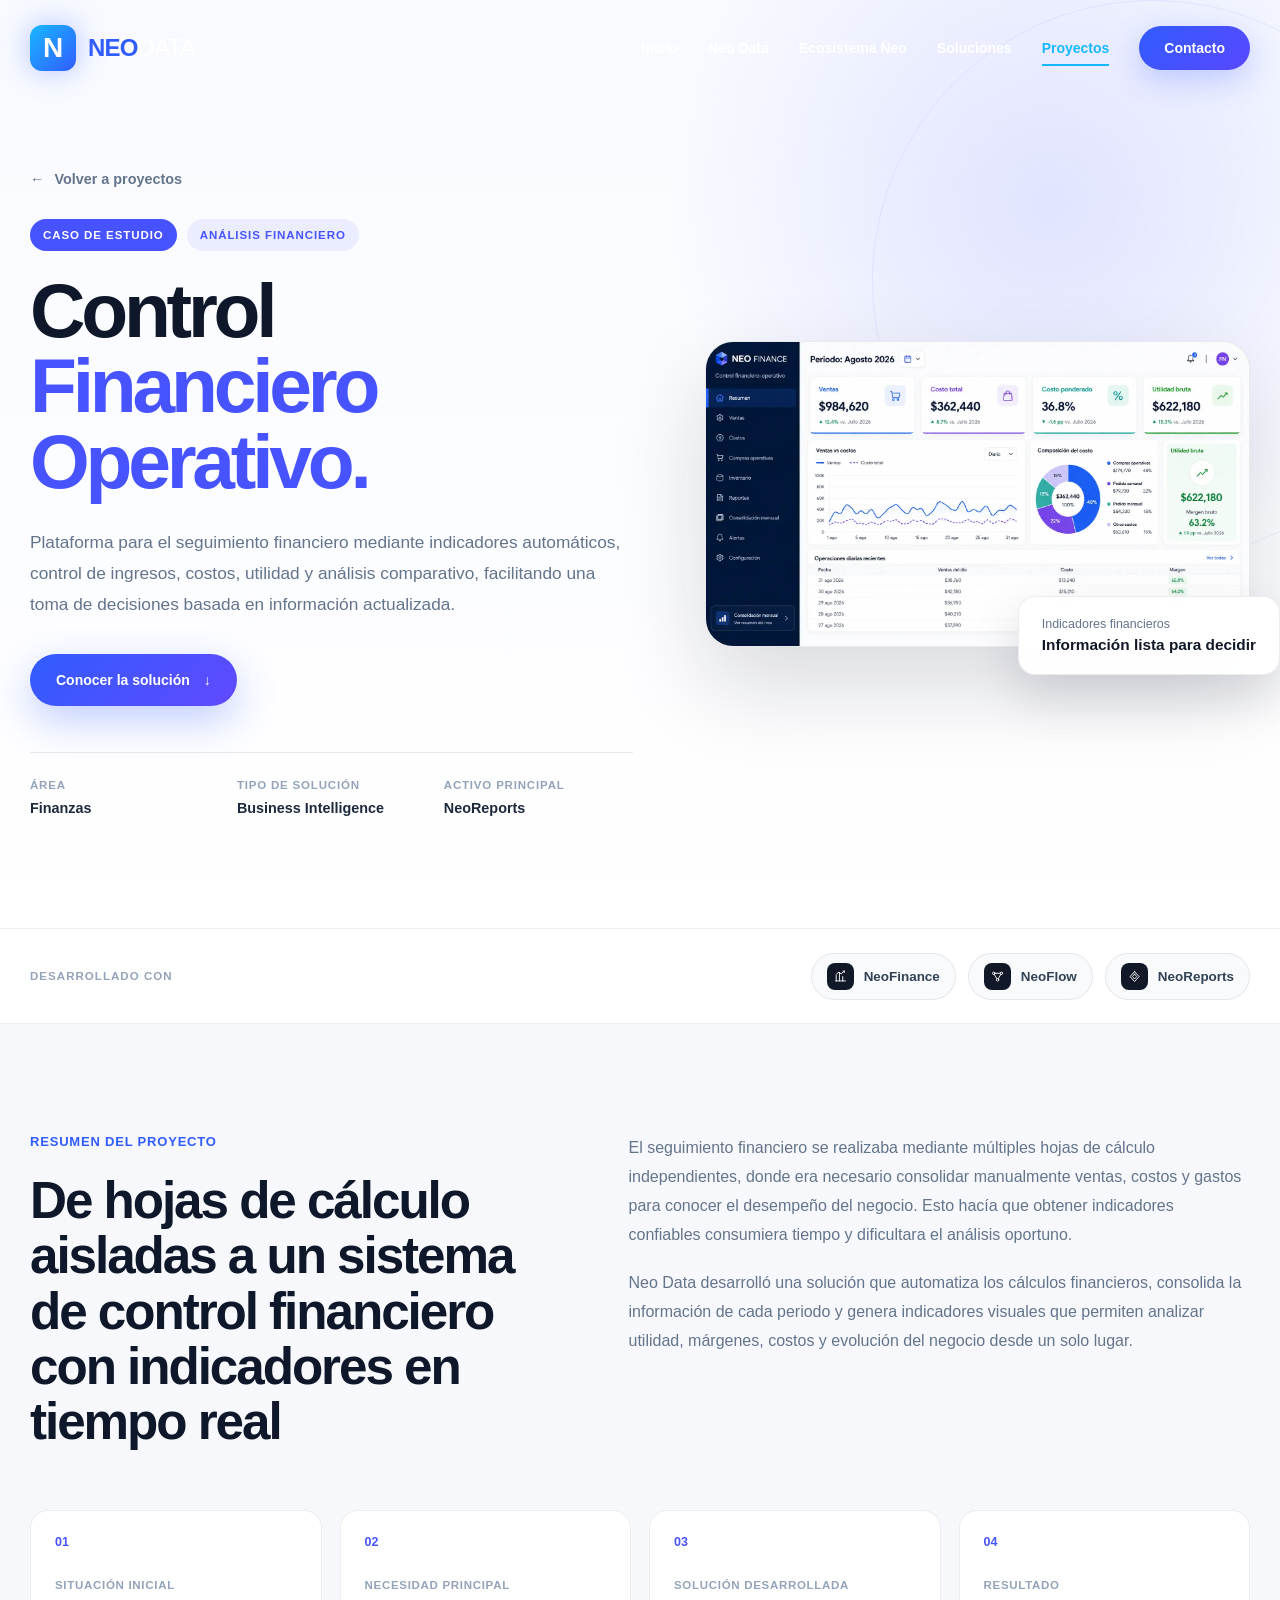
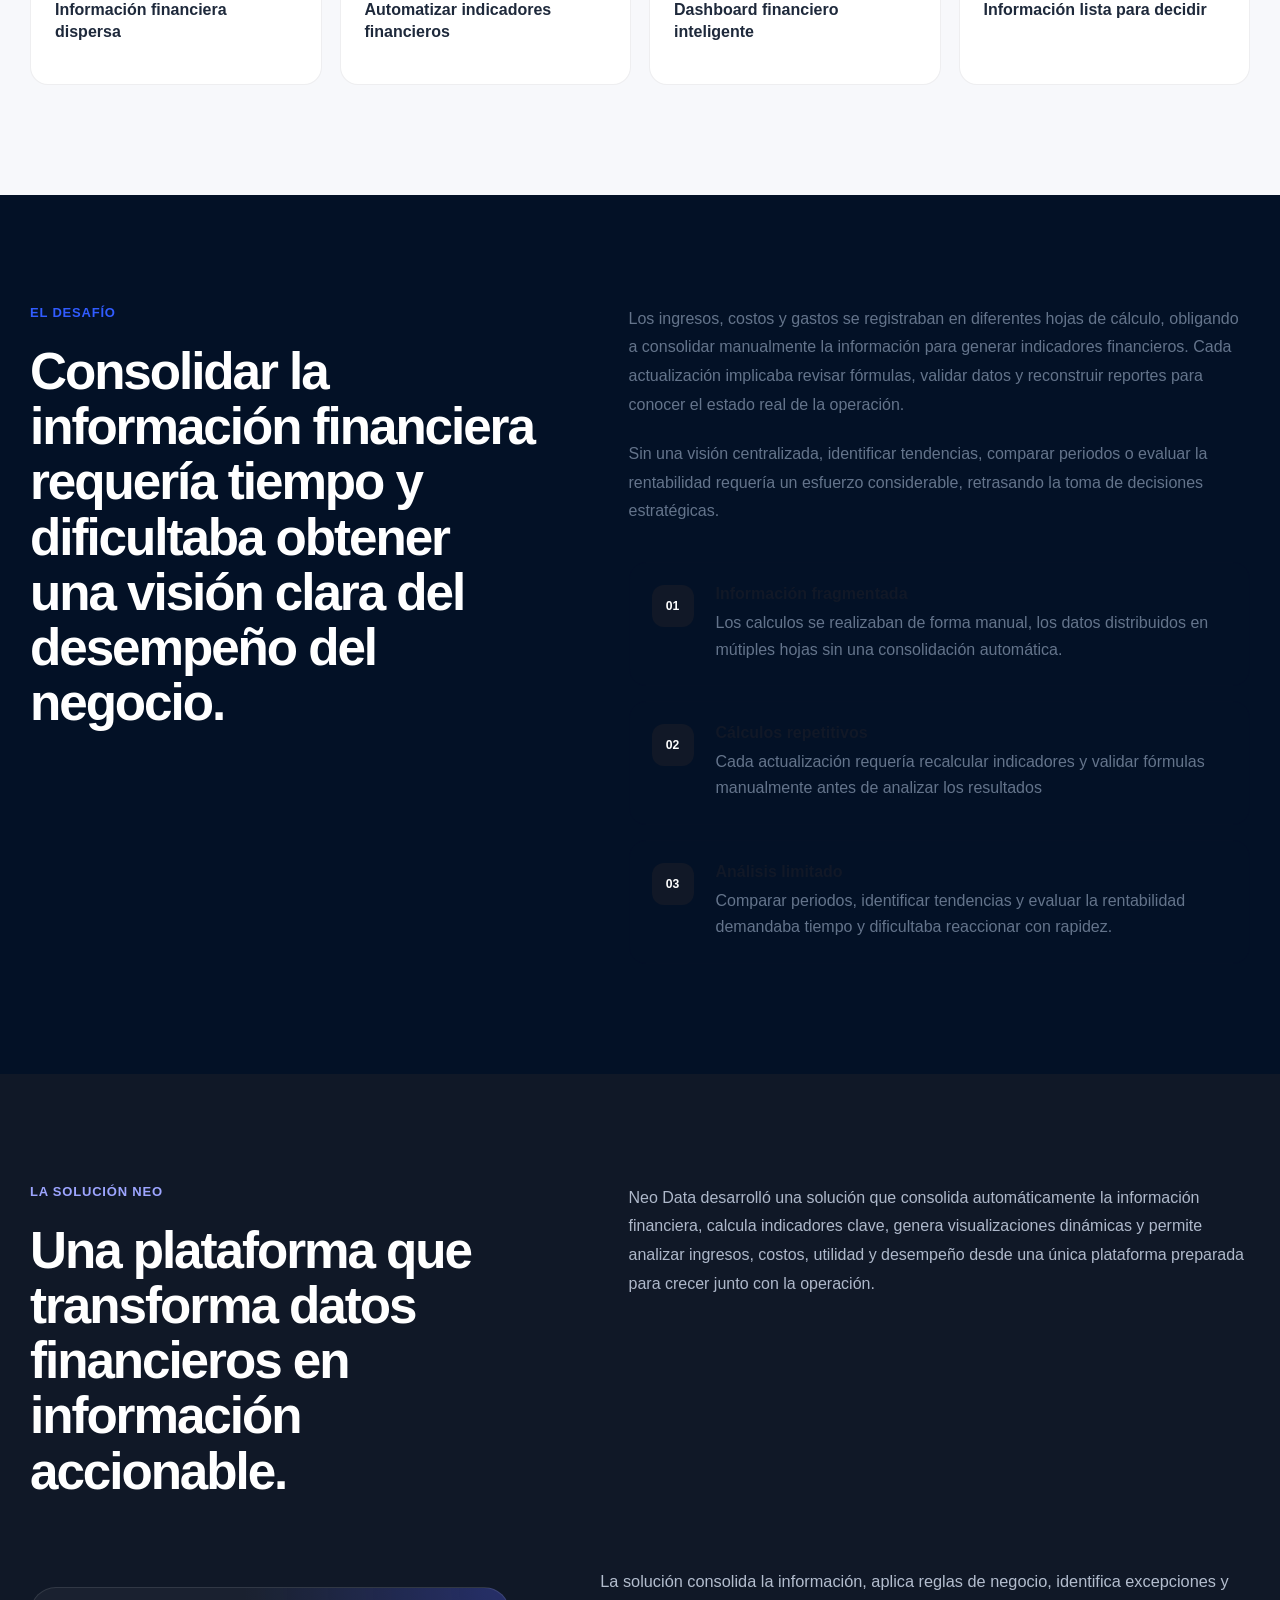
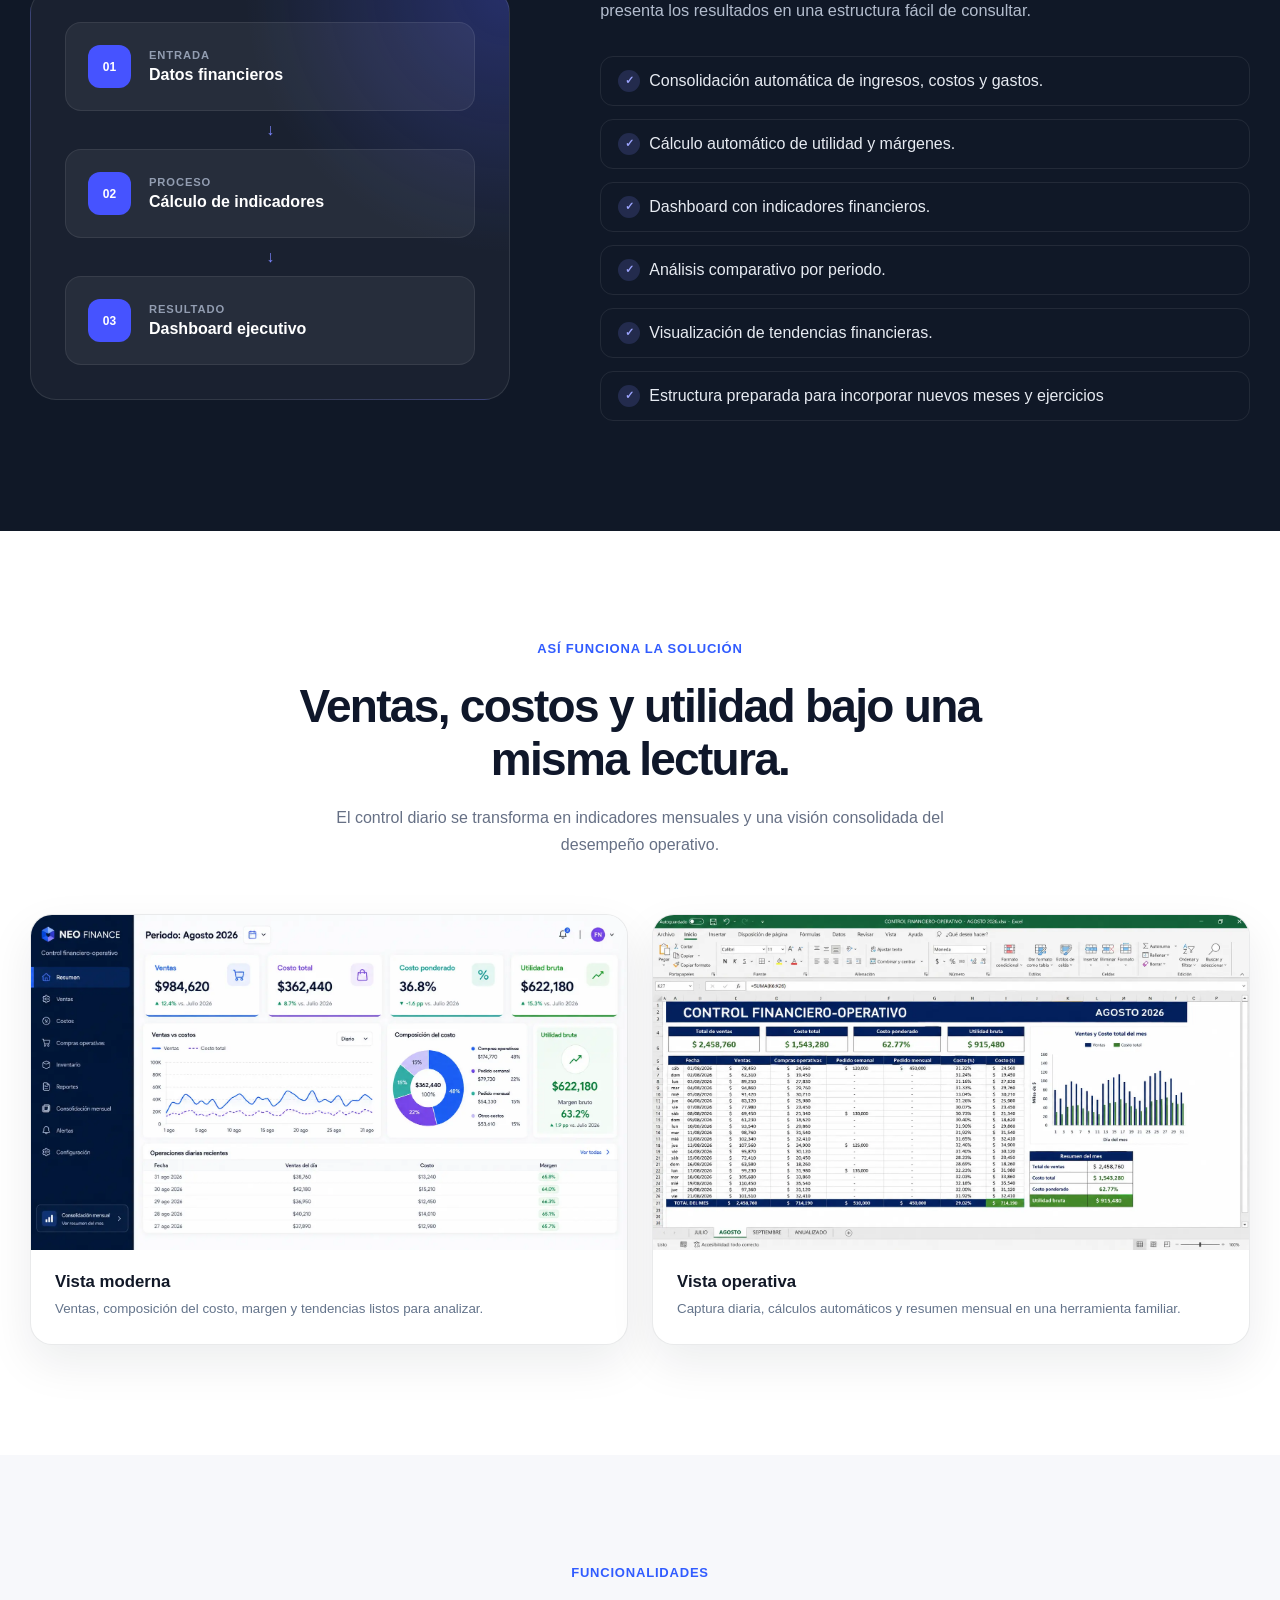
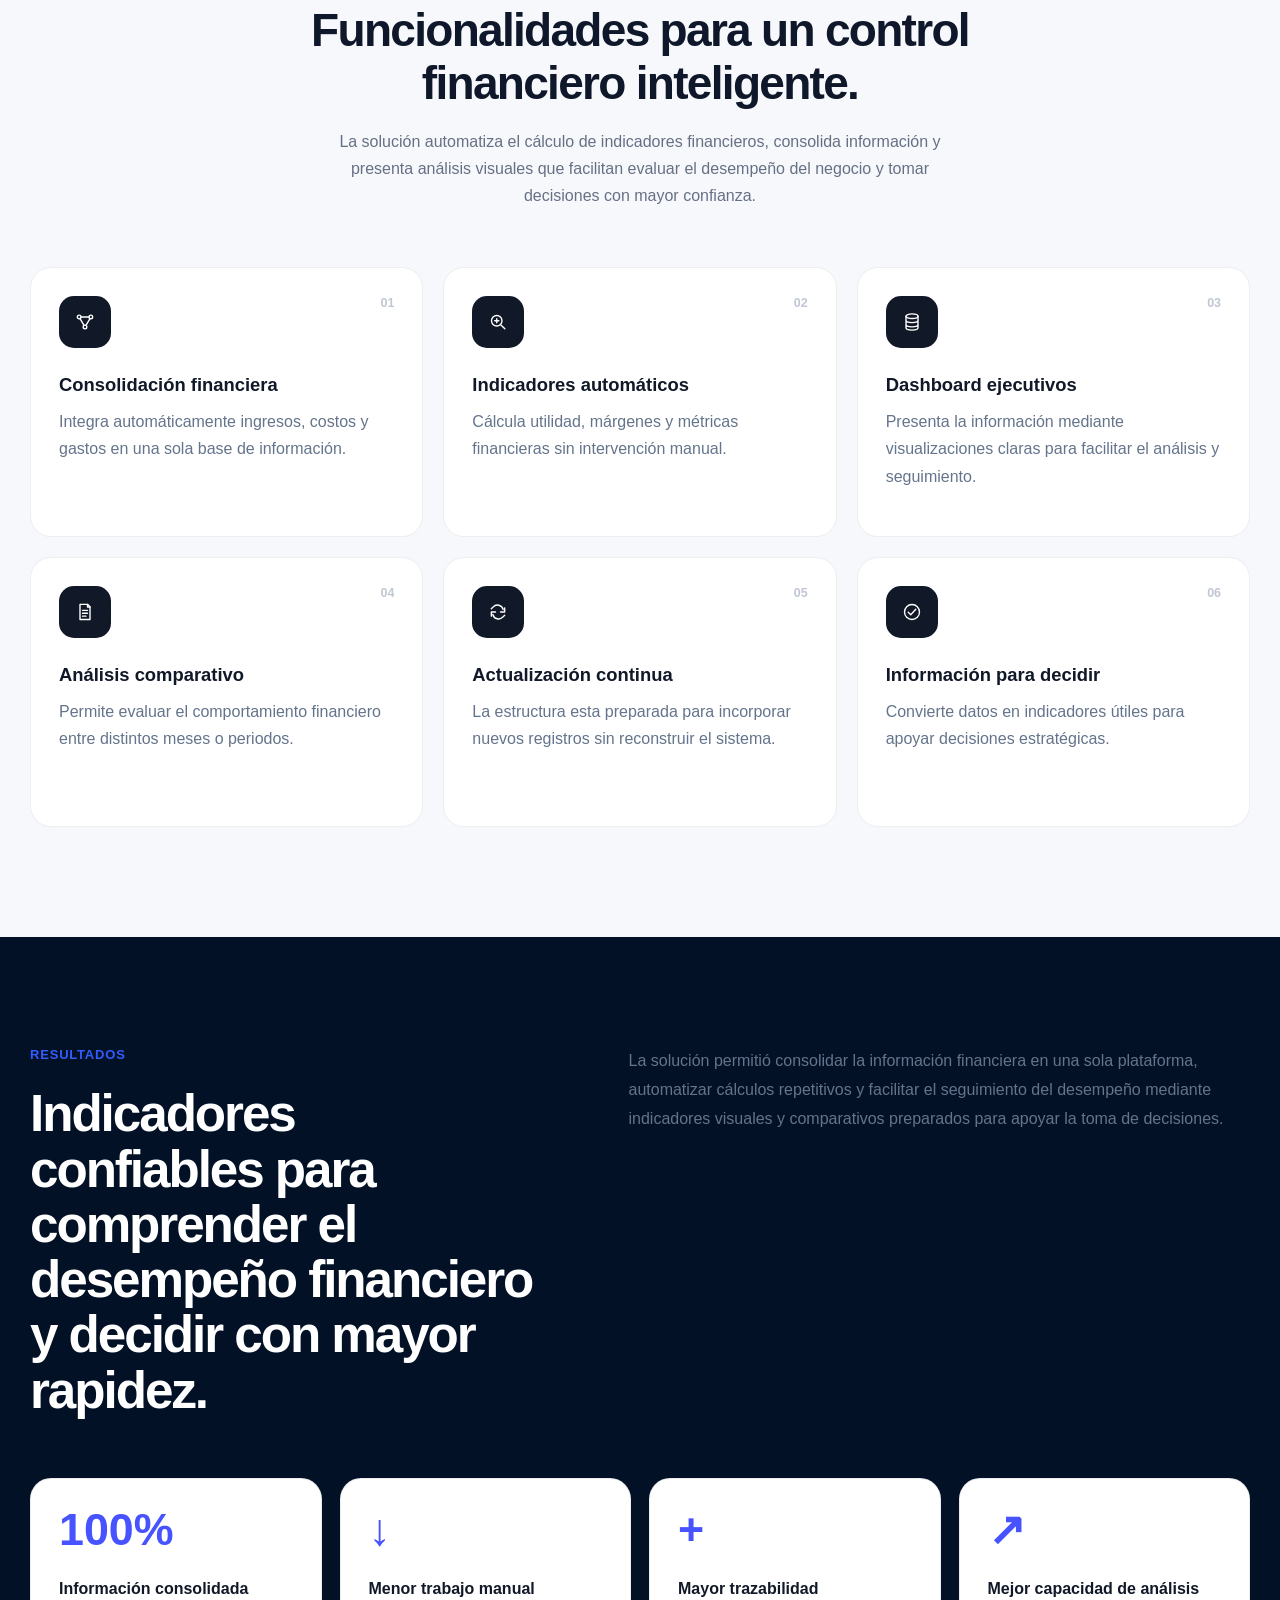
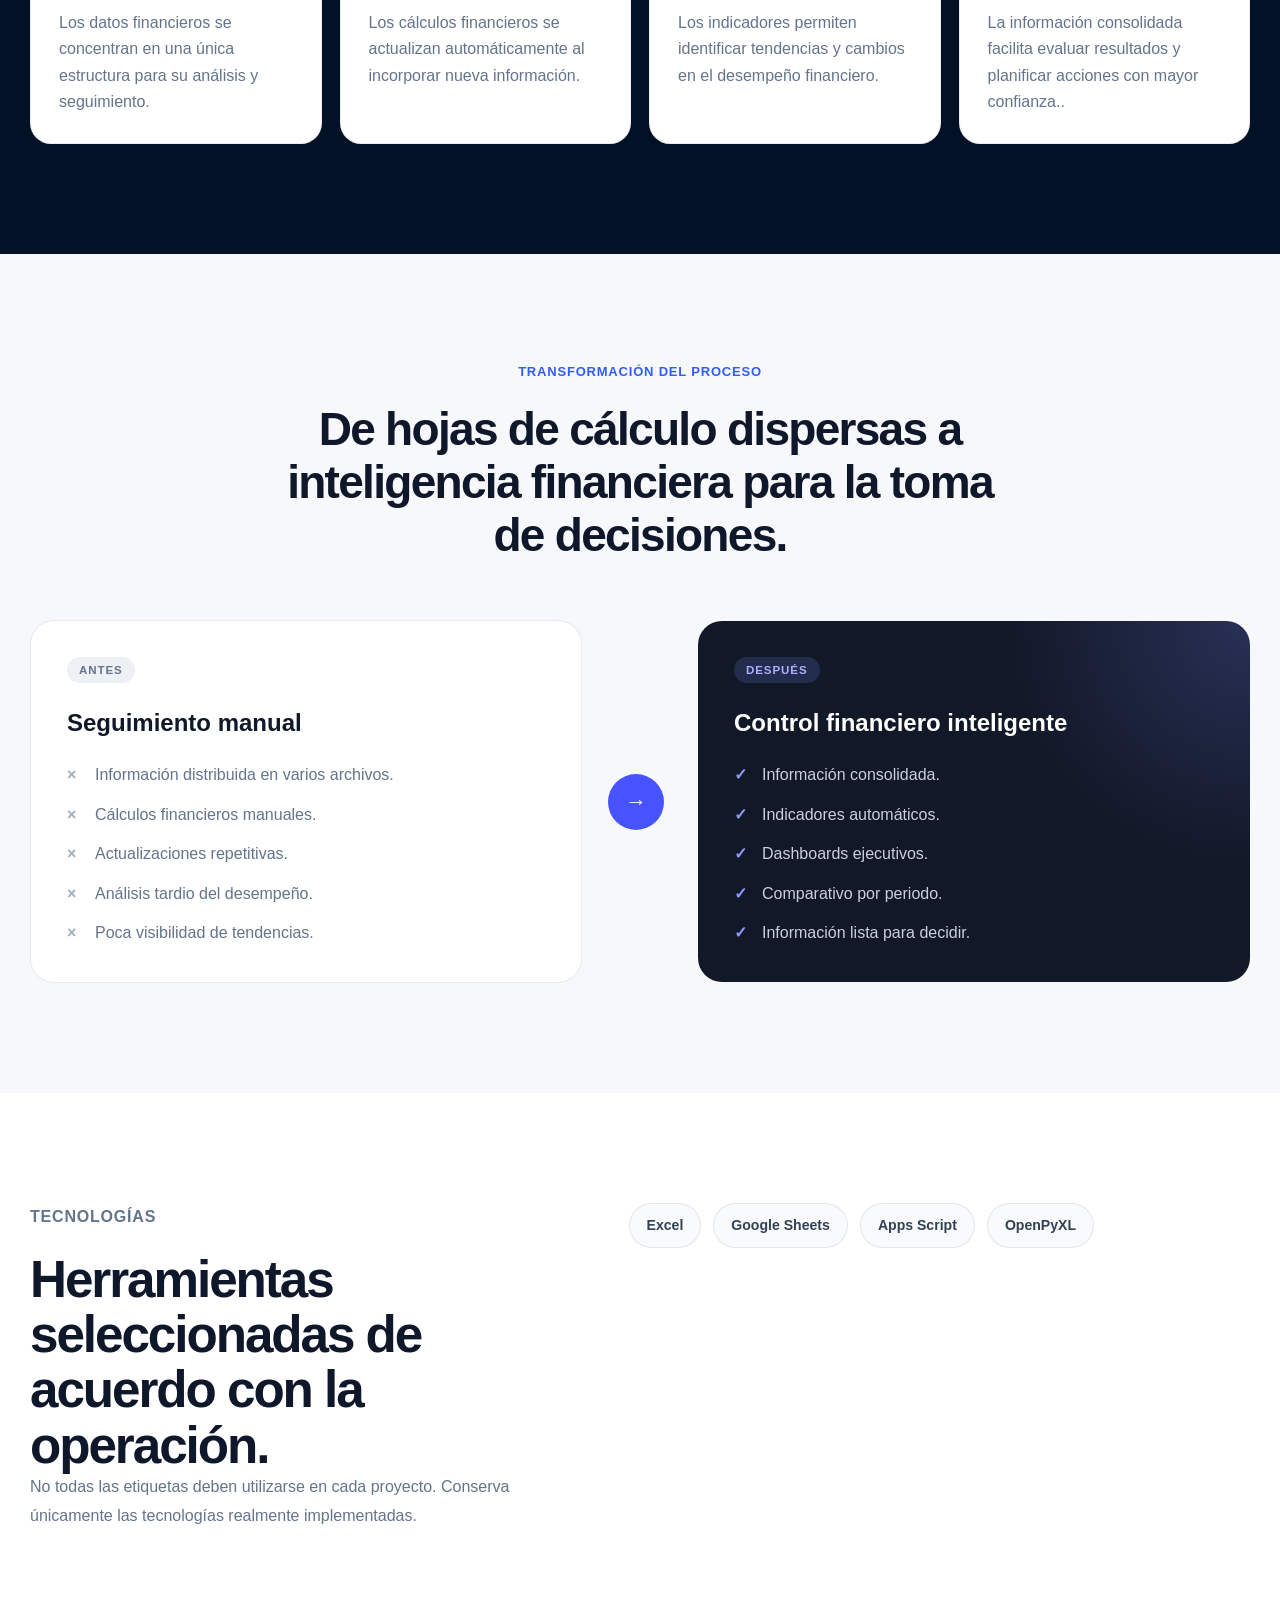
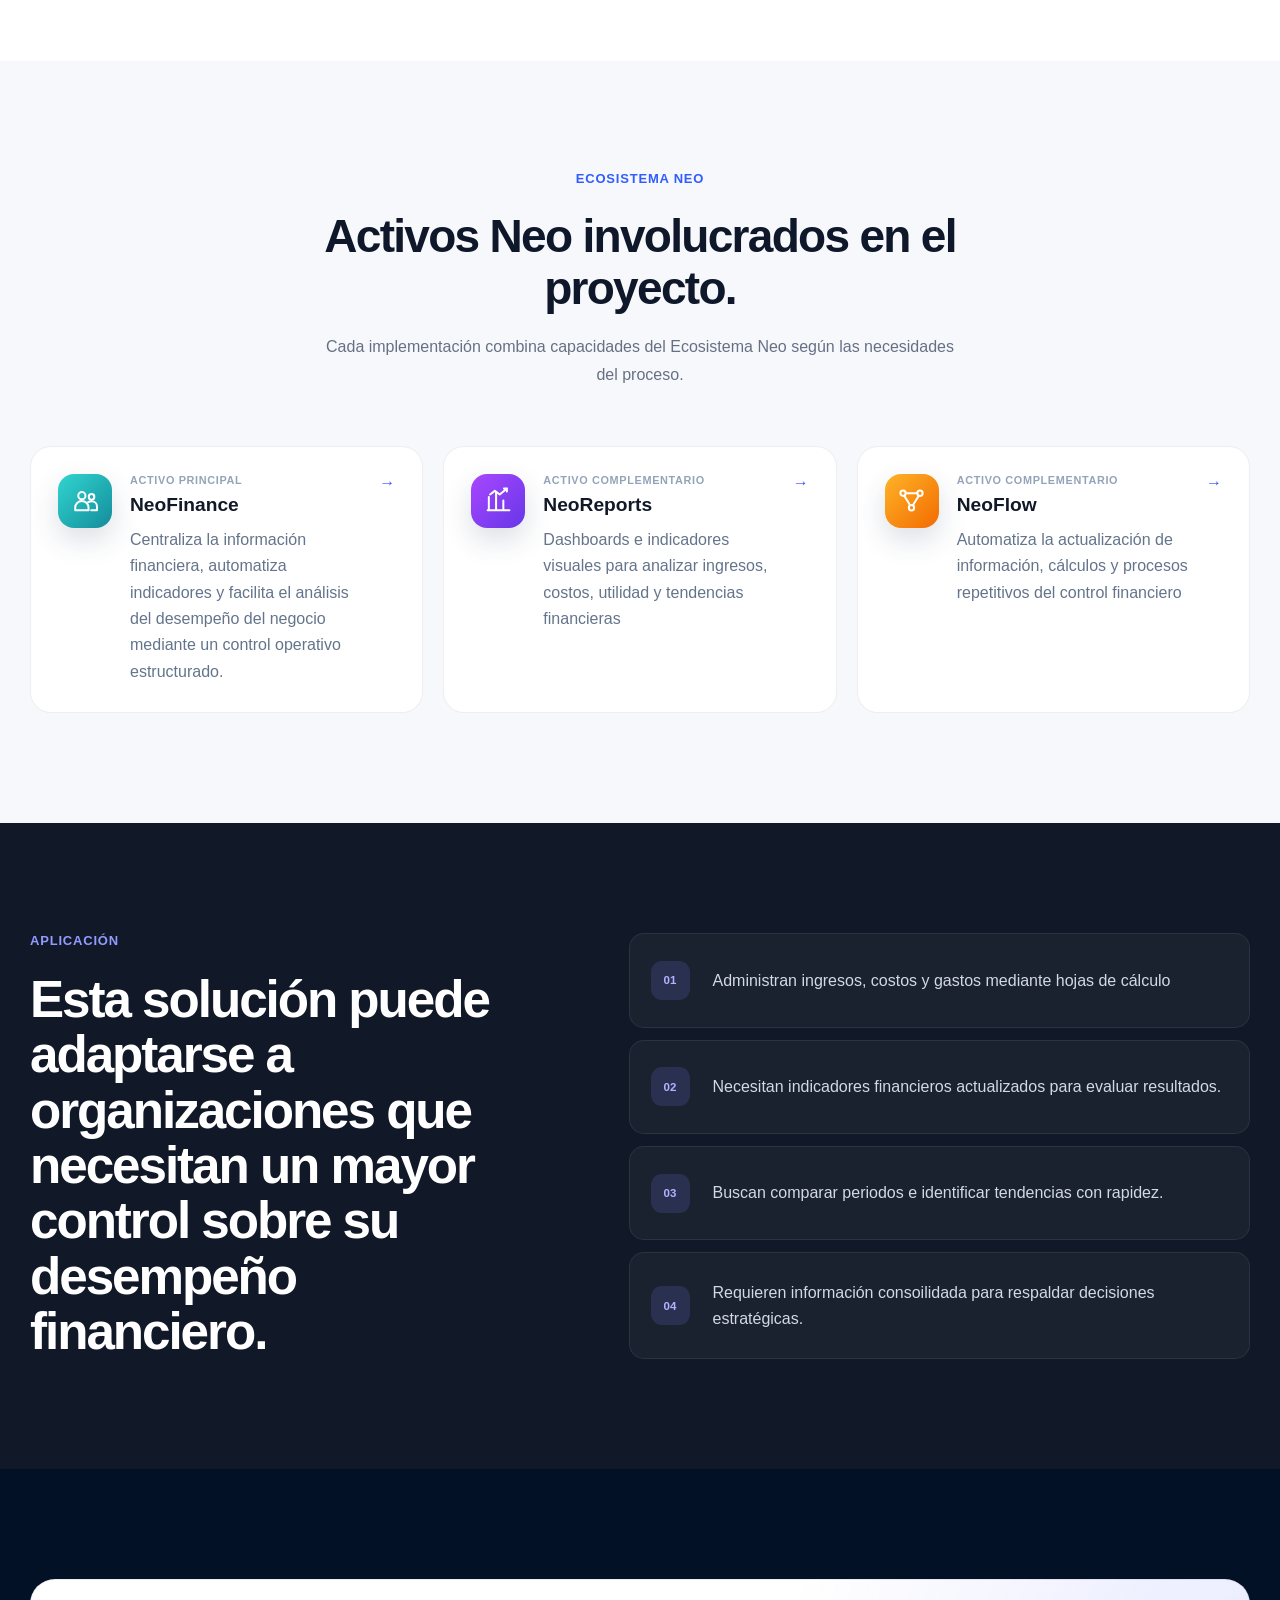
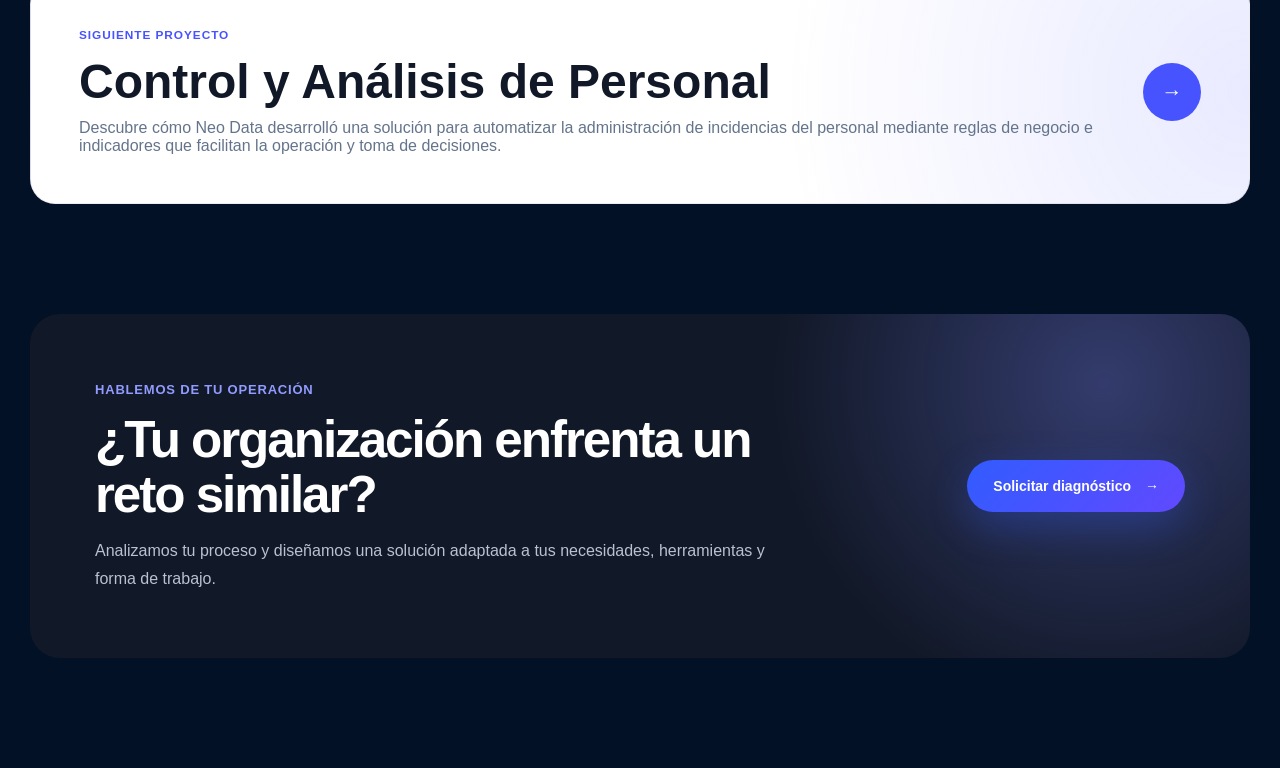
<file: proyectos/control-financiero.html>
<!DOCTYPE html>
<html lang="es">
  <head>
    <meta charset="UTF-8" />

    <meta
      name="viewport"
      content="width=device-width, initial-scale=1.0"
    />

    <meta
      name="description"
      content="Caso de estudio de Neo Data que automatiza indicadores, seguimiento de costos, utilidad y desemepeño mediante dashboards e información consolidada."
    />

    <title>Control Financiero Operativo | Neo Data</title>

    <link rel="stylesheet" href="../assets/css/styles.css" />
    <link rel="stylesheet" href="../assets/css/project-case.css" />
  </head>

  <body>
    <!-- =====================================================
         NAVEGACIÓN
    ====================================================== -->

    <header class="site-header" id="site-header">
      <div class="container header-container">
        <a href="../index.html#inicio" class="brand">
          <span class="brand-symbol">N</span>

          <span class="brand-text">
            <strong>NEO</strong>DATA
          </span>
        </a>

        <button
          class="menu-button"
          type="button"
          aria-label="Abrir menú de navegación"
          aria-expanded="false"
        >
          ☰
        </button>

        <nav class="main-navigation" aria-label="Navegación principal">
          <a href="../index.html#inicio">Inicio</a>
          <a href="../index.html#por-que-neo">Neo Data</a>
          <a href="../index.html#ecosistema">Ecosistema Neo</a>
          <a href="../index.html#soluciones">Soluciones</a>
          <a href="../index.html#proyectos" class="active">Proyectos</a>
          
          <a
            href="../index.html#contacto"
            class="navigation-button"
          >
            Contacto
          </a>
        </nav>
      </div>
    </header>

    <main>
      <!-- =====================================================
           HERO DEL PROYECTO
      ====================================================== -->

      <section class="project-hero">
        <div class="container project-hero-container">
          <div class="project-hero-content">
            <a
              href="../index.html#proyectos"
              class="project-back-link"
            >
              <span aria-hidden="true">←</span>
              Volver a proyectos
            </a>

            <div class="project-labels">
              <span class="project-case-label">Caso de estudio</span>
              <span class="project-category-label">
                Análisis financiero
              </span>
            </div>

            <h1>
              Control
              <span>Financiero Operativo.</span>
            </h1>

            <p class="project-hero-description">
              Plataforma para el seguimiento financiero mediante indicadores automáticos,
              control de ingresos, costos, utilidad y análisis comparativo, facilitando una toma de decisiones
              basada en información actualizada.
            </p>

            <div class="project-hero-actions">
              <a href="#solucion" class="button button-primary">
                Conocer la solución
                <span aria-hidden="true">↓</span>
              </a>

              <a
                 href="https://wa.me/523348070433?text=Hola%2C%20vi%20uno%20de%20los%20proyectos%20de%20Neo%20Data%20y%20me%20interesa%20solicitar%20una%20soluci%C3%B3n%20similar."
                 class="button button-secondary"
                 target="_blank"
                 rel="noopener noreferrer"
              >
                 Solicitar una solución similar
              </a>
            </div>

            <div class="project-hero-meta">
              <div>
                <span>Área</span>
                <strong>Finanzas</strong>
              </div>

              <div>
                <span>Tipo de solución</span>
                <strong>Business Intelligence</strong>
              </div>

              <div>
                <span>Activo principal</span>
                <strong>NeoReports</strong>
              </div>
            </div>
          </div>

          <div class="project-hero-visual">
            <img class="project-hero-image" src="../assets/control-financiero-dashboard.webp" alt="Dashboard moderno del sistema de control financiero" />
            <!--
              Sustituir este bloque por una captura real cuando exista.

              Ejemplo:

              <img
                src="../assets/images/proyectos/nombre-proyecto/dashboard.png"
                alt="Dashboard del nombre del proyecto"
              />
            -->

            <div class="project-demo-window">
              <div class="project-window-header">
                <div>
                  <span></span>
                  <span></span>
                  <span></span>
                </div>

                <small>Neo Data</small>
              </div>

              <div class="project-window-content">
                <div class="project-window-sidebar">
                  <span class="active"></span>
                  <span></span>
                  <span></span>
                  <span></span>
                </div>

                <div class="project-window-main">
                  <div class="project-window-title"></div>

                  <div class="project-window-stats">
                    <div>
                      <span></span>
                      <strong></strong>
                    </div>

                    <div>
                      <span></span>
                      <strong></strong>
                    </div>

                    <div>
                      <span></span>
                      <strong></strong>
                    </div>
                  </div>

                  <div class="project-window-chart">
                    <span style="height: 36%"></span>
                    <span style="height: 62%"></span>
                    <span style="height: 48%"></span>
                    <span style="height: 79%"></span>
                    <span style="height: 67%"></span>
                    <span style="height: 91%"></span>
                  </div>
                </div>
              </div>
            </div>

            <div class="project-floating-result">
              <span>Indicadores financieros</span>
              <strong>Información lista para decidir</strong>
            </div>
          </div>
        </div>
      </section>

      <section class="project-assets-strip" aria-label="Activos Neo utilizados">
          <div class="container project-assets-strip-container">

              <span class="project-assets-strip-label">
                  Desarrollado con
              </span>

              <div class="project-assets-strip-list">

                  <a href="../pages/neofinance.html">
                      <span class="project-assets-strip-icon">⌁</span>
                      <strong>NeoFinance</strong>
                  </a>

                  <a href="../pages/neoflow.html">
                      <span class="project-assets-strip-icon">⌘</span>
                      <strong>NeoFlow</strong>
                  </a>

                  <a href="../pages/neoreports.html">
                      <span class="project-assets-strip-icon">◈</span>
                      <strong>NeoReports</strong>
                  </a>

              </div>

          </div>
      </section>

      <!-- =====================================================
           RESUMEN DEL PROYECTO
      ====================================================== -->

      <section class="project-summary-section">
        <div class="container">
          <div class="project-summary-grid">
            <div class="project-summary-introduction">
              <p class="section-label">Resumen del proyecto</p>

              <h2>
                De hojas de cálculo aisladas a un sistema de control financiero con indicadores en tiempo real
              </h2>
            </div>

            <div class="project-summary-description">
              <p>
                El seguimiento financiero se realizaba mediante múltiples hojas de cálculo independientes,
                donde era necesario consolidar manualmente ventas, costos y gastos para conocer el desempeño del negocio.
                Esto hacía que obtener indicadores confiables consumiera tiempo y dificultara el análisis oportuno.
              </p>

              <p>
                Neo Data desarrolló una solución que automatiza los cálculos financieros, consolida la información de cada periodo
                y genera indicadores visuales que permiten analizar utilidad, márgenes, costos y evolución del negocio desde un solo lugar.
              </p>
            </div>
          </div>

          <div class="project-summary-cards">
            <article>
              <span>01</span>
              <small>Situación inicial</small>
              <strong>Información financiera dispersa</strong>
            </article>

            <article>
              <span>02</span>
              <small>Necesidad principal</small>
              <strong>Automatizar indicadores financieros</strong>
            </article>

            <article>
              <span>03</span>
              <small>Solución desarrollada</small>
              <strong>Dashboard financiero inteligente</strong>
            </article>

            <article>
              <span>04</span>
              <small>Resultado</small>
              <strong>Información lista para decidir</strong>
            </article>
          </div>
        </div>
      </section>

      <!-- =====================================================
           EL DESAFÍO
      ====================================================== -->

      <section class="project-challenge-section">
        <div class="container project-two-columns">
          <div class="project-section-heading">
            <p class="section-label">El desafío</p>

            <h2>
              Consolidar la información financiera requería tiempo y dificultaba obtener una visión clara del desempeño del negocio.
            </h2>
          </div>

          <div class="project-section-content">
            <p>
              Los ingresos, costos y gastos se registraban en diferentes hojas de cálculo,
              obligando a consolidar manualmente la información para generar indicadores financieros.
              Cada actualización implicaba revisar fórmulas, validar datos y reconstruir reportes
              para conocer el estado real de la operación.
            </p>

            <p>
              Sin una visión centralizada, identificar tendencias, comparar periodos o evaluar la rentabilidad
              requería un esfuerzo considerable, retrasando la toma de decisiones estratégicas.
            </p>

            <div class="project-challenge-list">
              <article>
                <span aria-hidden="true">01</span>

                <div>
                  <h3>Información fragmentada</h3>

                  <p>
                    Los calculos se realizaban de forma manual, los datos distribuidos en mútiples hojas sin una consolidación automática.
                  </p>
                </div>
              </article>

              <article>
                <span aria-hidden="true">02</span>

                <div>
                  <h3>Cálculos repetitivos</h3>

                  <p>
                    Cada actualización requería recalcular indicadores
                    y validar fórmulas manualmente antes de analizar los resultados
                  </p>
                </div>
              </article>

              <article>
                <span aria-hidden="true">03</span>

                <div>
                  <h3>Análisis limitado</h3>

                  <p>
                    Comparar periodos, identificar tendencias y evaluar la rentabilidad
                    demandaba tiempo y dificultaba reaccionar con rapidez.
                  </p>
                </div>
              </article>
            </div>
          </div>
        </div>
      </section>

      <!-- =====================================================
           LA SOLUCIÓN
      ====================================================== -->

      <section class="project-solution-section" id="solucion">
        <div class="container">
          <div class="project-solution-heading">
            <div>
              <p class="section-label">La solución Neo</p>

              <h2>
                Una plataforma que transforma datos financieros en información accionable.
              </h2>
            </div>

            <p>
              Neo Data desarrolló una solución que consolida automáticamente la información financiera,
              calcula indicadores clave, genera visualizaciones dinámicas y permite analizar ingresos,
              costos, utilidad y desempeño desde una única plataforma preparada para crecer
              junto con la operación.
            </p>
          </div>

          <div class="project-solution-layout">
            <div class="project-solution-visual">
              <div class="solution-flow-card">
                <div class="solution-flow-step">
                  <span>01</span>

                  <div>
                    <small>Entrada</small>
                    <strong>Datos financieros</strong>
                  </div>
                </div>

                <div class="solution-flow-arrow">↓</div>

                <div class="solution-flow-step">
                  <span>02</span>

                  <div>
                    <small>Proceso</small>
                    <strong>Cálculo de indicadores</strong>
                  </div>
                </div>

                <div class="solution-flow-arrow">↓</div>

                <div class="solution-flow-step">
                  <span>03</span>

                  <div>
                    <small>Resultado</small>
                    <strong>Dashboard ejecutivo</strong>
                  </div>
                </div>
              </div>
            </div>

            <div class="project-solution-content">
              <p>
                La solución consolida la información, aplica reglas de negocio,
                identifica excepciones y presenta los resultados en una
                estructura fácil de consultar.
              </p>

              <ul class="project-check-list">
                <li>
                  Consolidación automática de ingresos, costos y gastos.
                </li>

                <li>
                  Cálculo automático de utilidad y márgenes.
                </li>

                <li>
                  Dashboard con indicadores financieros.
                </li>

                <li>
                  Análisis comparativo por periodo.
                </li>

                <li>
                  Visualización de tendencias financieras.
                </li>

                <li>
                  Estructura preparada para incorporar nuevos meses y ejercicios
                </li>
              </ul>
            </div>
          </div>
        </div>
      </section>

      <!-- =====================================================
           VISTAS DEL PROYECTO
      ====================================================== -->

      <section class="project-visuals-section" aria-labelledby="vistas-financiero">
        <div class="container">
          <div class="section-heading">
            <p class="section-label">Así funciona la solución</p>
            <h2 id="vistas-financiero">Ventas, costos y utilidad bajo una misma lectura.</h2>
            <p class="section-description">
              El control diario se transforma en indicadores mensuales y una visión consolidada del desempeño operativo.
            </p>
          </div>

          <div class="project-visuals-grid">
            <button class="project-visual-card" type="button">
              <img src="../assets/control-financiero-dashboard.webp" alt="Dashboard moderno de control financiero operativo" loading="lazy" decoding="async" />
              <span class="project-visual-caption">
                <strong>Vista moderna</strong>
                <span>Ventas, composición del costo, margen y tendencias listos para analizar.</span>
              </span>
            </button>

            <button class="project-visual-card" type="button">
              <img src="../assets/control-financiero-excel.webp" alt="Vista operativa en Excel del control financiero" loading="lazy" decoding="async" />
              <span class="project-visual-caption">
                <strong>Vista operativa</strong>
                <span>Captura diaria, cálculos automáticos y resumen mensual en una herramienta familiar.</span>
              </span>
            </button>
          </div>
        </div>
      </section>

      <!-- =====================================================
           FUNCIONALIDADES
      ====================================================== -->

      <section class="project-features-section">
        <div class="container">
          <div class="section-heading">
            <p class="section-label">Funcionalidades</p>

            <h2>
              Funcionalidades para un control financiero inteligente.
            </h2>

            <p class="section-description">
              La solución automatiza el cálculo de indicadores financieros, consolida información
              y presenta análisis visuales que facilitan evaluar el desempeño del negocio
              y tomar decisiones con mayor confianza.
          </div>

          <div class="project-features-grid">
            <article class="project-feature-card">
              <div class="project-feature-icon">⌘</div>

              <span>01</span>

              <h3>Consolidación financiera</h3>

              <p>
                Integra automáticamente ingresos, costos y gastos en una sola base de información.
              </p>
            </article>

            <article class="project-feature-card">
              <div class="project-feature-icon">⌕</div>

              <span>02</span>

              <h3>Indicadores automáticos</h3>

              <p>
                Cálcula utilidad, márgenes y métricas financieras sin intervención manual.
              </p>
            </article>

            <article class="project-feature-card">
              <div class="project-feature-icon">▥</div>

              <span>03</span>

              <h3>Dashboard ejecutivos</h3>

              <p>
                Presenta la información mediante visualizaciones claras para facilitar el análisis y seguimiento.
              </p>
            </article>

            <article class="project-feature-card">
              <div class="project-feature-icon">▤</div>

              <span>04</span>

              <h3>Análisis comparativo</h3>

              <p>
                Permite evaluar el comportamiento financiero entre distintos meses o periodos.
              </p>
            </article>

            <article class="project-feature-card">
              <div class="project-feature-icon">↻</div>

              <span>05</span>

              <h3>Actualización continua</h3>

              <p>
                La estructura esta preparada para incorporar nuevos registros sin reconstruir el sistema.
              </p>
            </article>

            <article class="project-feature-card">
              <div class="project-feature-icon">✓</div>

              <span>06</span>

              <h3>Información para decidir</h3>

              <p>
                Convierte datos en indicadores útiles para apoyar decisiones estratégicas.
              </p>
            </article>
          </div>
        </div>
      </section>

      <!-- =====================================================
           RESULTADOS
      ====================================================== -->

      <section class="project-results-section">
        <div class="container">
          <div class="project-results-heading">
            <div>
              <p class="section-label">Resultados</p>

              <h2>
                Indicadores confiables para comprender el desempeño financiero y decidir con mayor rapidez.
              </h2>
            </div>

            <p>
              La solución permitió consolidar la información financiera en una sola plataforma,
              automatizar cálculos repetitivos y facilitar el seguimiento del desempeño
              mediante indicadores visuales y comparativos preparados para apoyar la toma de decisiones.
            </p>
          </div>

          <div class="project-results-grid">
            <article>
              <strong>100%</strong>
              <span>Información consolidada</span>

              <p>
                Los datos financieros se concentran en una única estructura para su análisis y seguimiento.
              </p>
            </article>

            <article>
              <strong>↓</strong>
              <span>Menor trabajo manual</span>

              <p>
                Los cálculos financieros se actualizan automáticamente al incorporar nueva información.
              </p>
            </article>

            <article>
              <strong>+</strong>
              <span>Mayor trazabilidad</span>

              <p>
                Los indicadores permiten identificar tendencias y cambios en el desempeño financiero.
              </p>
            </article>

            <article>
              <strong>↗</strong>
              <span>Mejor capacidad de análisis</span>

              <p>
                La información consolidada facilita evaluar resultados y planificar acciones con mayor confianza..
              </p>
            </article>
          </div>
        </div>
      </section>

      <!-- =====================================================
           ANTES Y DESPUÉS
      ====================================================== -->

      <section class="project-comparison-section">
        <div class="container">
          <div class="section-heading">
            <p class="section-label">Transformación del proceso</p>

            <h2>De hojas de cálculo dispersas a inteligencia financiera para la toma de decisiones.</h2>
          </div>

          <div class="project-comparison-grid">
            <article class="project-comparison-card before">
              <span class="comparison-label">Antes</span>

              <h3>Seguimiento manual</h3>

              <ul>
                <li>Información distribuida en varios archivos.</li>
                <li>Cálculos financieros manuales.</li>
                <li>Actualizaciones repetitivas.</li>
                <li>Análisis tardio del desempeño.</li>
                <li>Poca visibilidad de tendencias.</li>
              </ul>
            </article>

            <div class="project-comparison-arrow" aria-hidden="true">
              →
            </div>

            <article class="project-comparison-card after">
              <span class="comparison-label">Después</span>

              <h3>Control financiero inteligente</h3>

              <ul>
                <li>Información consolidada.</li>
                <li>Indicadores automáticos.</li>
                <li>Dashboards ejecutivos.</li>
                <li>Comparativo por periodo.</li>
                <li>Información lista para decidir.</li>
              </ul>
            </article>
          </div>
        </div>
      </section>

      <!-- =====================================================
           TECNOLOGÍAS
      ====================================================== -->

      <section class="project-technologies-section">
        <div class="container project-technologies-layout">
          <div>
            <p class="section-label">Tecnologías</p>

            <h2>
              Herramientas seleccionadas de acuerdo con la operación.
            </h2>

            <p>
              No todas las etiquetas deben utilizarse en cada proyecto. Conserva
              únicamente las tecnologías realmente implementadas.
            </p>
          </div>

          <div class="project-technology-list">
            <span>Excel</span>
            <span>Google Sheets</span>
            <span>Apps Script</span>
            <span>OpenPyXL</span>
          </div>
        </div>
      </section>

      <!-- =====================================================
           ACTIVOS NEO
      ====================================================== -->

      <section class="project-assets-section">
        <div class="container">
          <div class="section-heading">
            <p class="section-label">Ecosistema Neo</p>

            <h2>Activos Neo involucrados en el proyecto.</h2>

            <p class="section-description">
              Cada implementación combina capacidades del Ecosistema Neo según
              las necesidades del proceso.
            </p>
          </div>

          <div class="project-neo-assets">
            <a href="../pages/neopeople.html" class="project-neo-card">
              <div class="asset-icon asset-icon-teal">👥</div>

              <div>
                <span>Activo principal</span>
                <h3>NeoFinance</h3>

                <p>
                  Centraliza la información financiera, automatiza indicadores y facilita el análisis
                  del desempeño del negocio mediante un control operativo estructurado.
                </p>
              </div>

              <strong aria-hidden="true">→</strong>
            </a>

            <a href="../pages/neoreports.html" class="project-neo-card">
              <div class="asset-icon asset-icon-purple">⌁</div>

              <div>
                <span>Activo complementario</span>
                <h3>NeoReports</h3>

                <p>
                  Dashboards e indicadores visuales para analizar ingresos, costos, utilidad
                  y tendencias financieras
                </p>
              </div>

              <strong aria-hidden="true">→</strong>
            </a>

            <a href="../pages/neoflow.html" class="project-neo-card">
              <div class="asset-icon asset-icon-orange">⌘</div>

              <div>
                <span>Activo complementario</span>
                <h3>NeoFlow</h3>

                <p>
                  Automatiza la actualización de información, cálculos y procesos repetitivos
                  del control financiero
                </p>
              </div>

              <strong aria-hidden="true">→</strong>
            </a>
          </div>
        </div>
      </section>

      <!-- =====================================================
           PERFIL DE ORGANIZACIÓN
      ====================================================== -->

      <section class="project-fit-section">
        <div class="container project-fit-layout">
          <div class="project-fit-heading">
            <p class="section-label">Aplicación</p>

            <h2>
              Esta solución puede adaptarse a organizaciones que necesitan un mayor control sobre su desempeño financiero.
            </h2>
          </div>

          <div class="project-fit-list">
            <article>
              <span>01</span>

              <p>
                Administran ingresos, costos y gastos mediante hojas de cálculo
              </p>
            </article>

            <article>
              <span>02</span>

              <p>
                Necesitan indicadores financieros actualizados para evaluar resultados.
              </p>
            </article>

            <article>
              <span>03</span>

              <p>
                Buscan comparar periodos e identificar tendencias con rapidez.
              </p>
            </article>

            <article>
              <span>04</span>

              <p>
                Requieren información consoilidada para respaldar decisiones estratégicas.
              </p>
            </article>
          </div>
        </div>
      </section>

      <!-- =====================================================
           SIGUIENTE PROYECTO
      ====================================================== -->

      <section class="next-project-section">
        <div class="container">
          <a
            href="./incidencias.html"
            class="next-project-card"
          >
            <div>
              <span>Siguiente proyecto</span>

              <h2>Control y Análisis de Personal</h2>

              <p>
                Descubre cómo Neo Data desarrolló una solución para automatizar la administración de incidencias del personal
                mediante reglas de negocio e indicadores que facilitan la operación y toma de decisiones.
              </p>
            </div>

            <strong aria-hidden="true">→</strong>
          </a>
        </div>
      </section>

      <!-- =====================================================
           CTA
      ====================================================== -->

      <section class="project-cta-section">
        <div class="container project-cta-container">
          <div>
            <p class="section-label">Hablemos de tu operación</p>

            <h2>¿Tu organización enfrenta un reto similar?</h2>

            <p>
              Analizamos tu proceso y diseñamos una solución adaptada a tus
              necesidades, herramientas y forma de trabajo.
            </p>
          </div>

          <a
            href="../index.html#contacto"
            class="button button-primary"
          >
            Solicitar diagnóstico
            <span aria-hidden="true">→</span>
          </a>
        </div>
      </section>
    </main>

    <script src="../assets/js/main.js"></script>
    <script src="../assets/js/project-gallery.js"></script>
  </body>
</html>
</file>
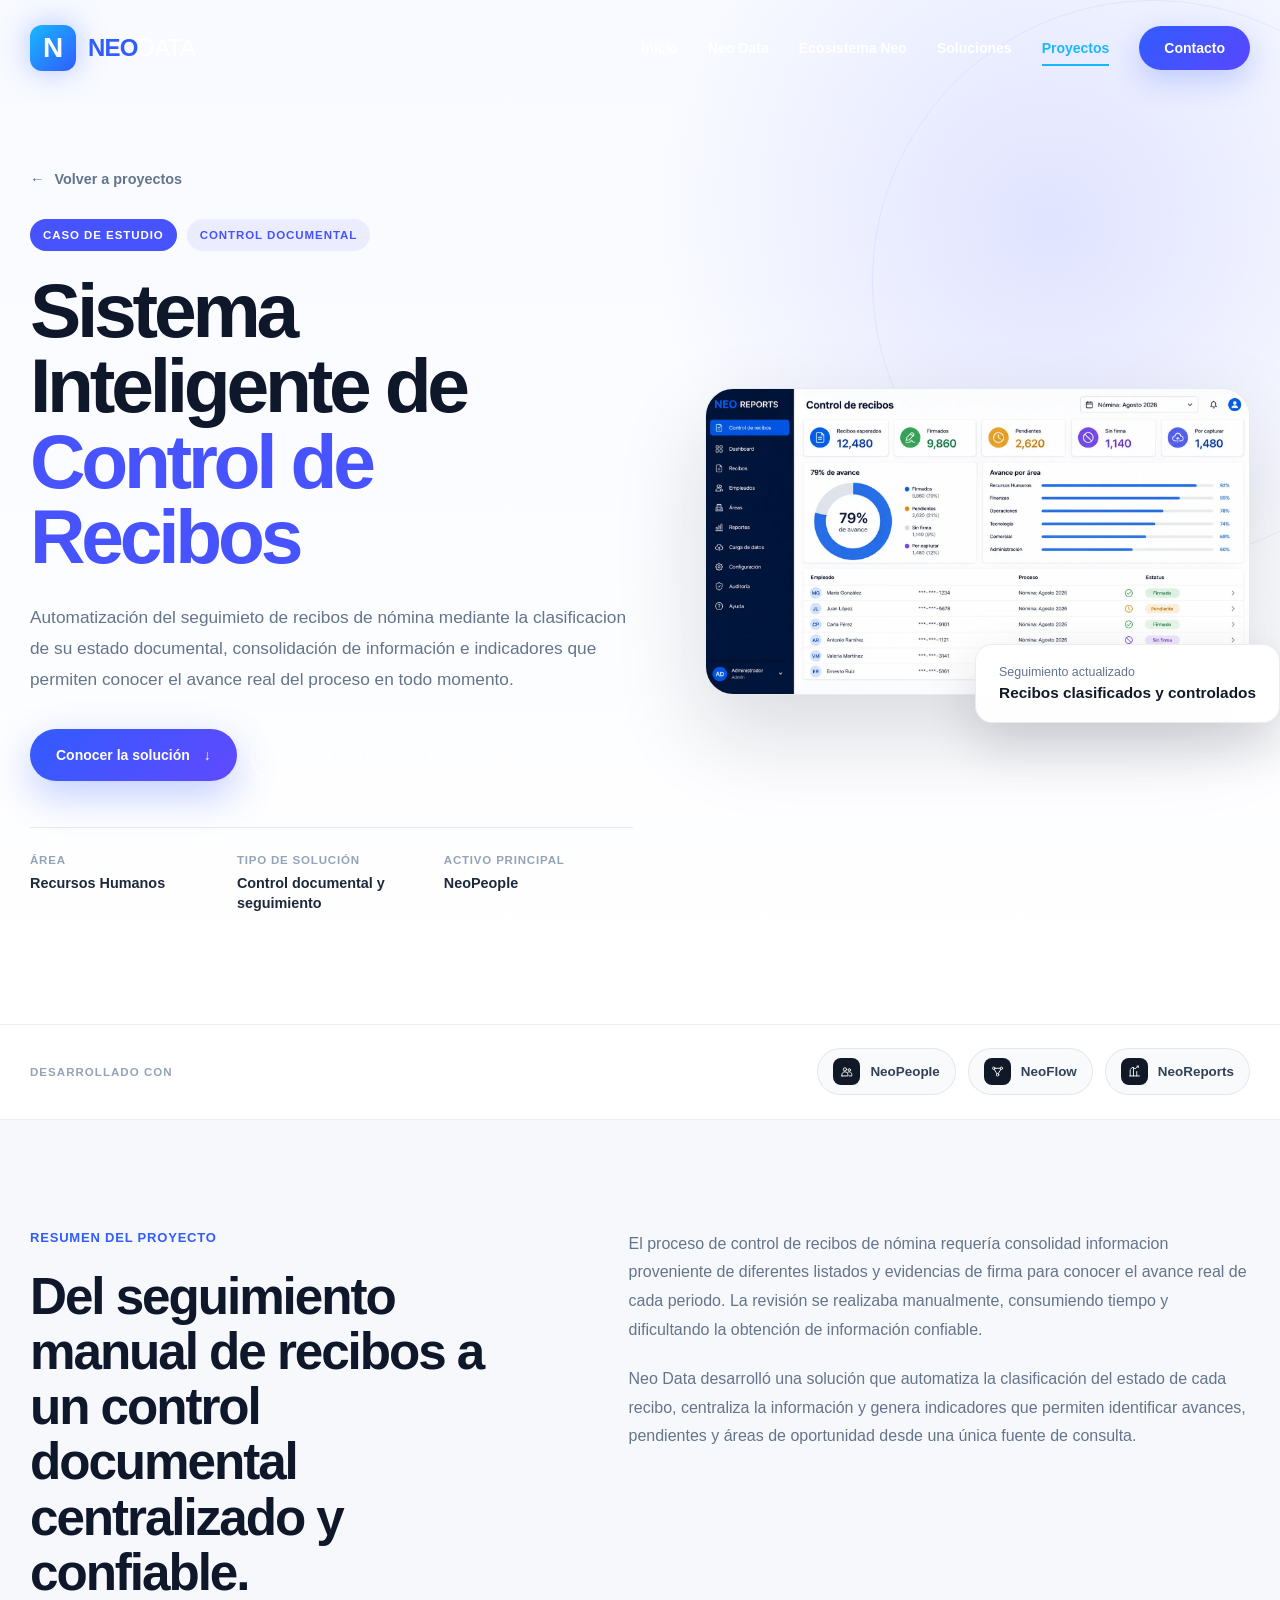
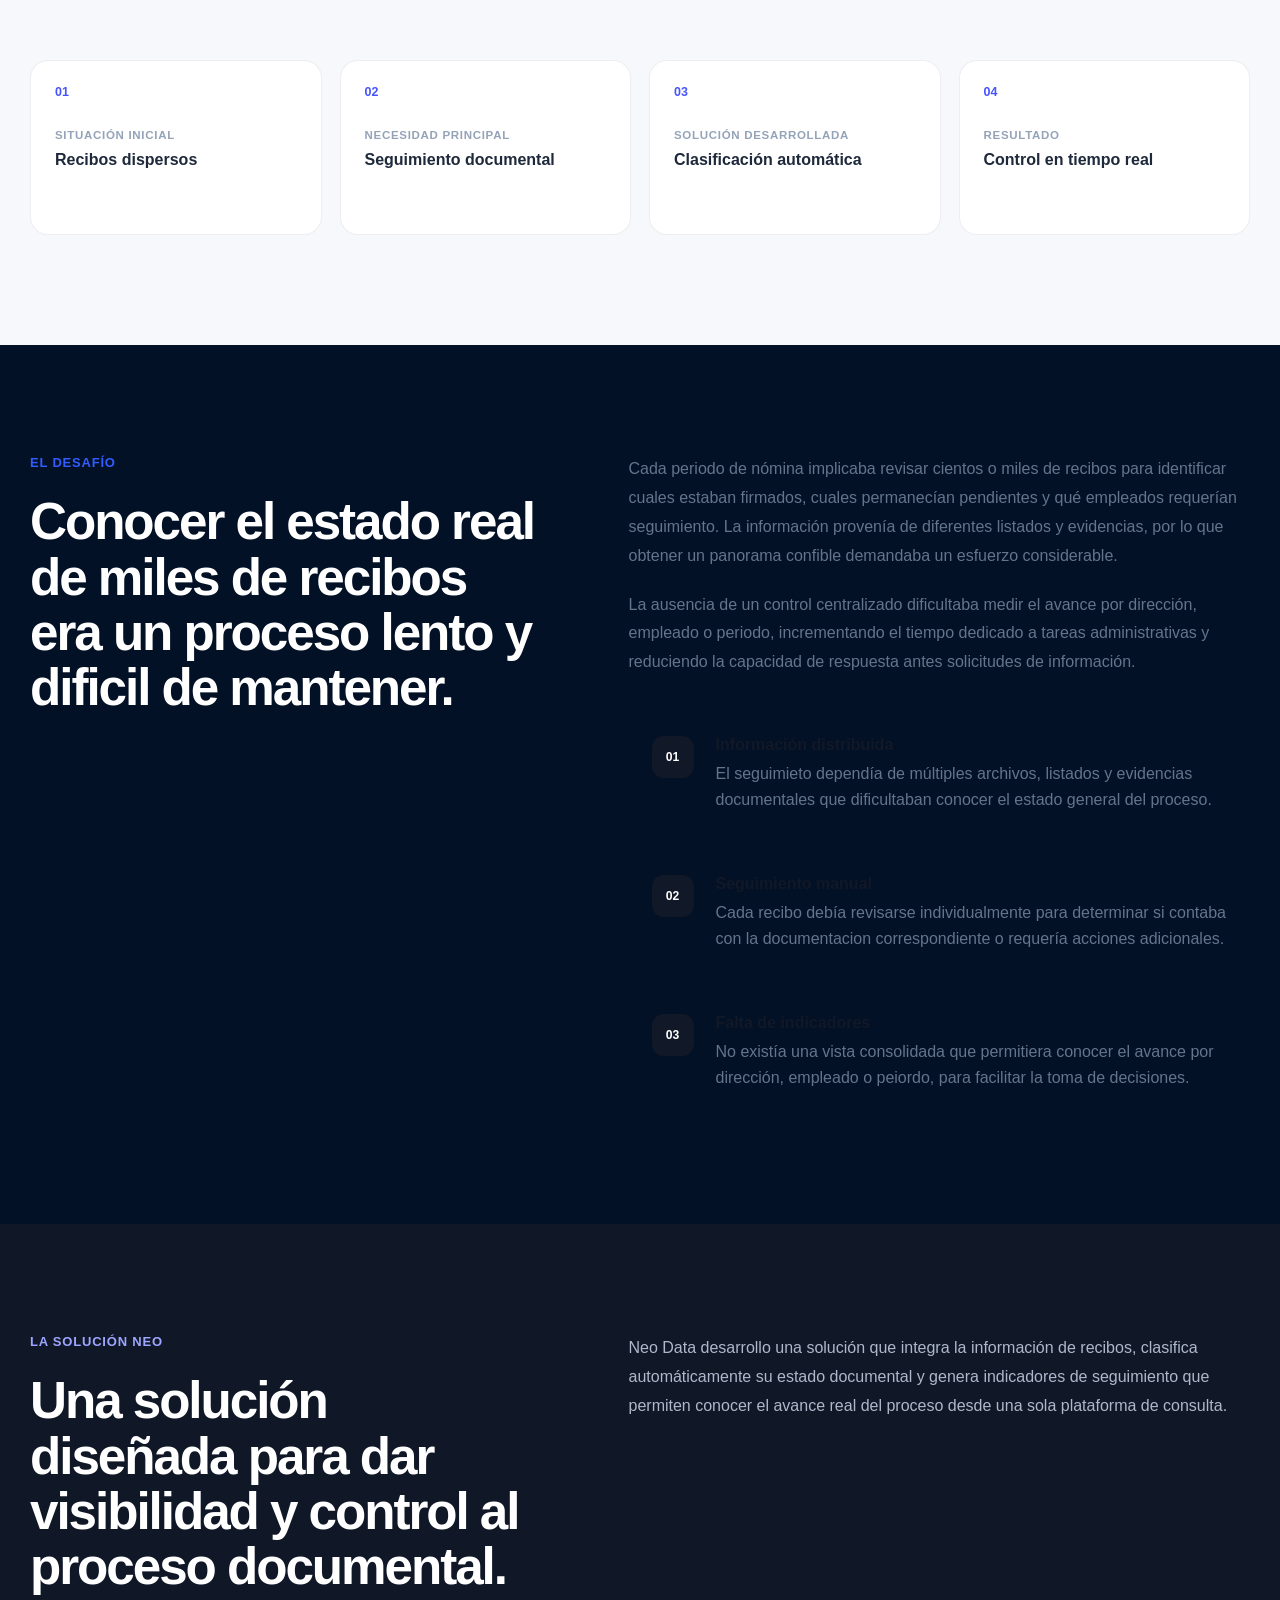
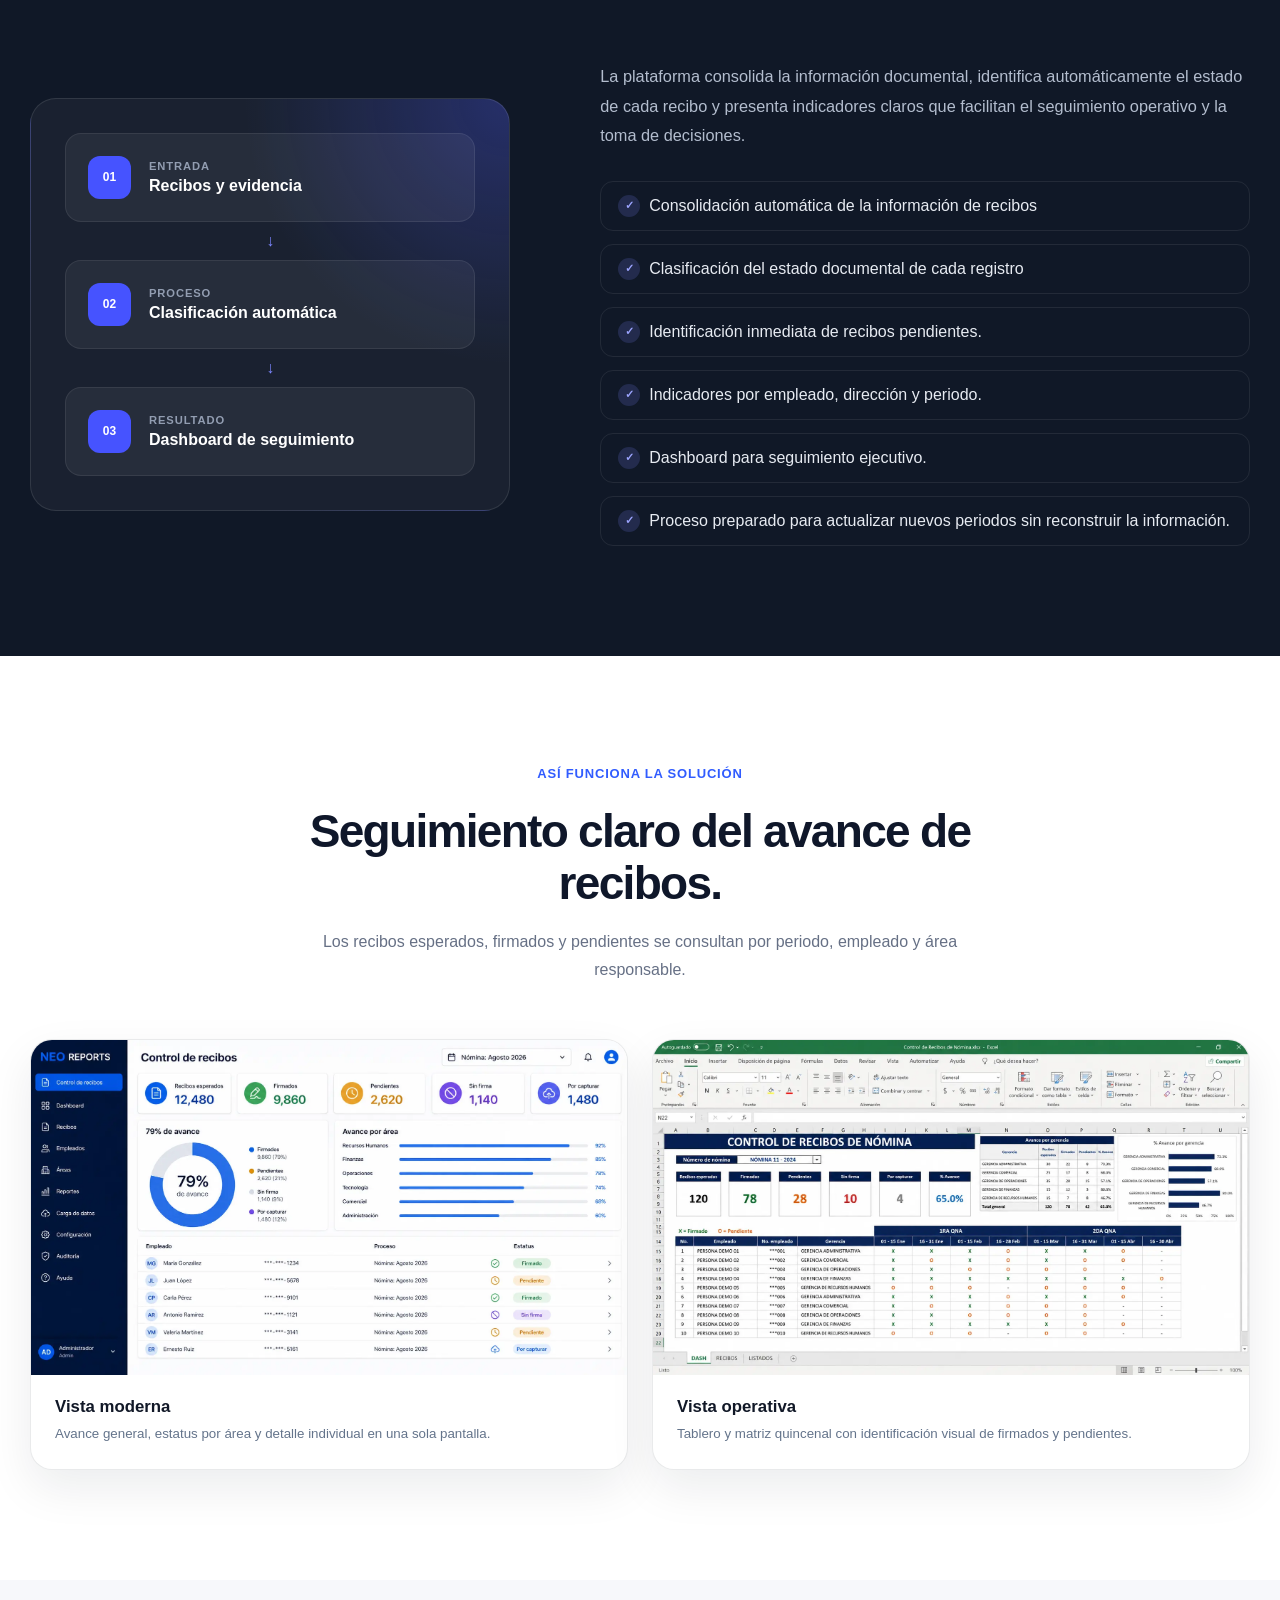
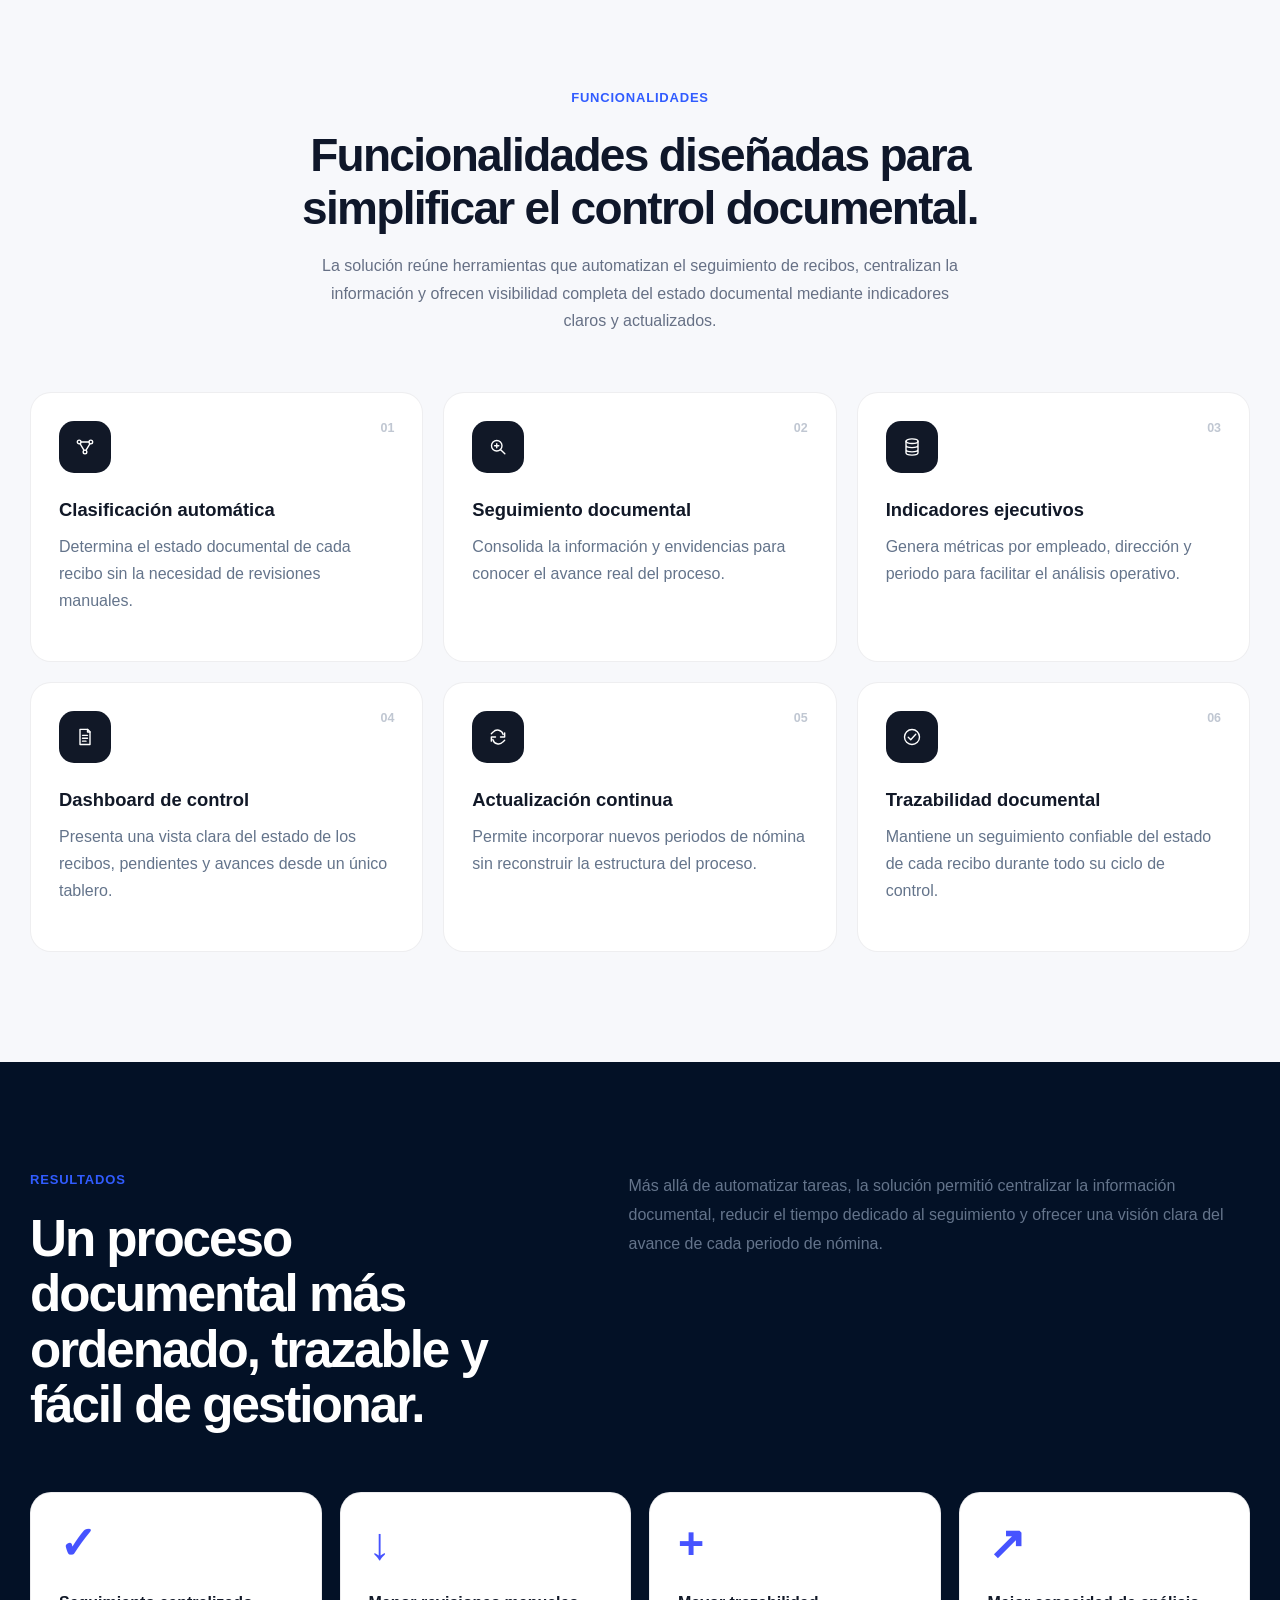
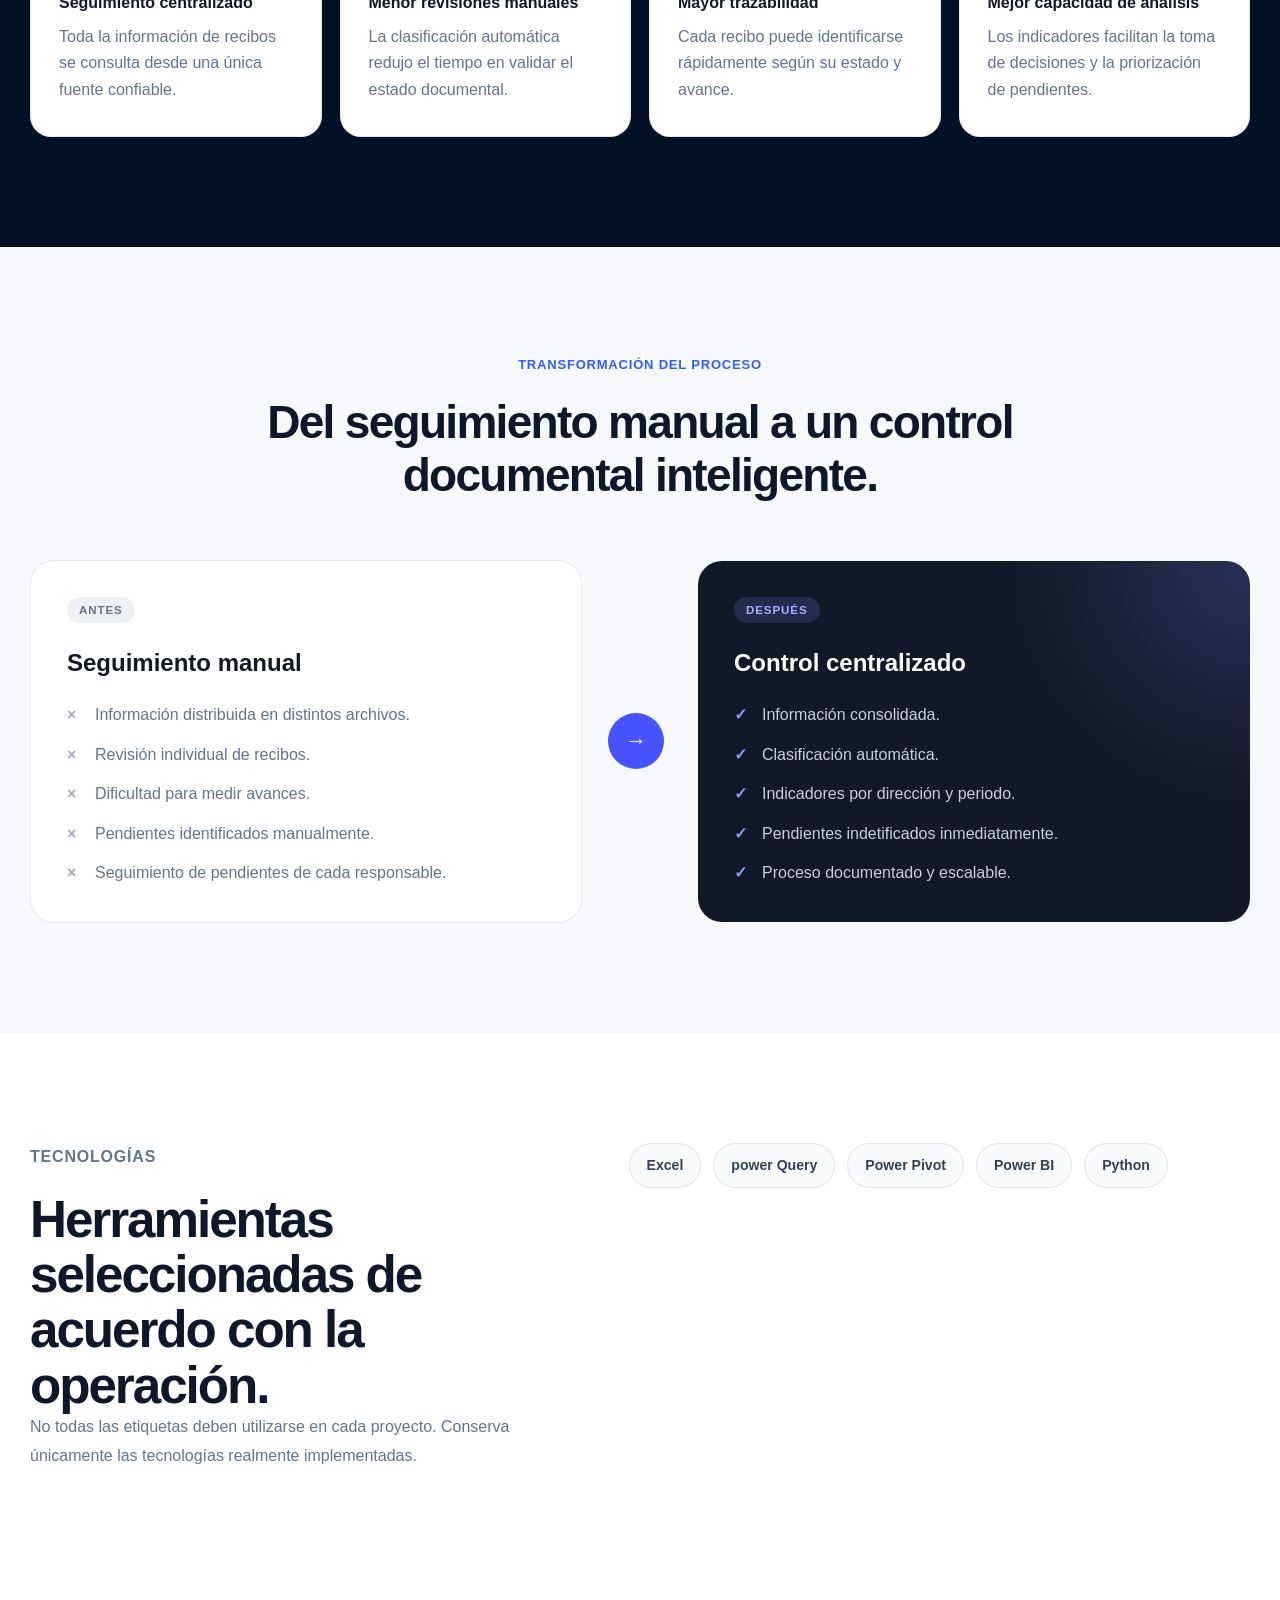
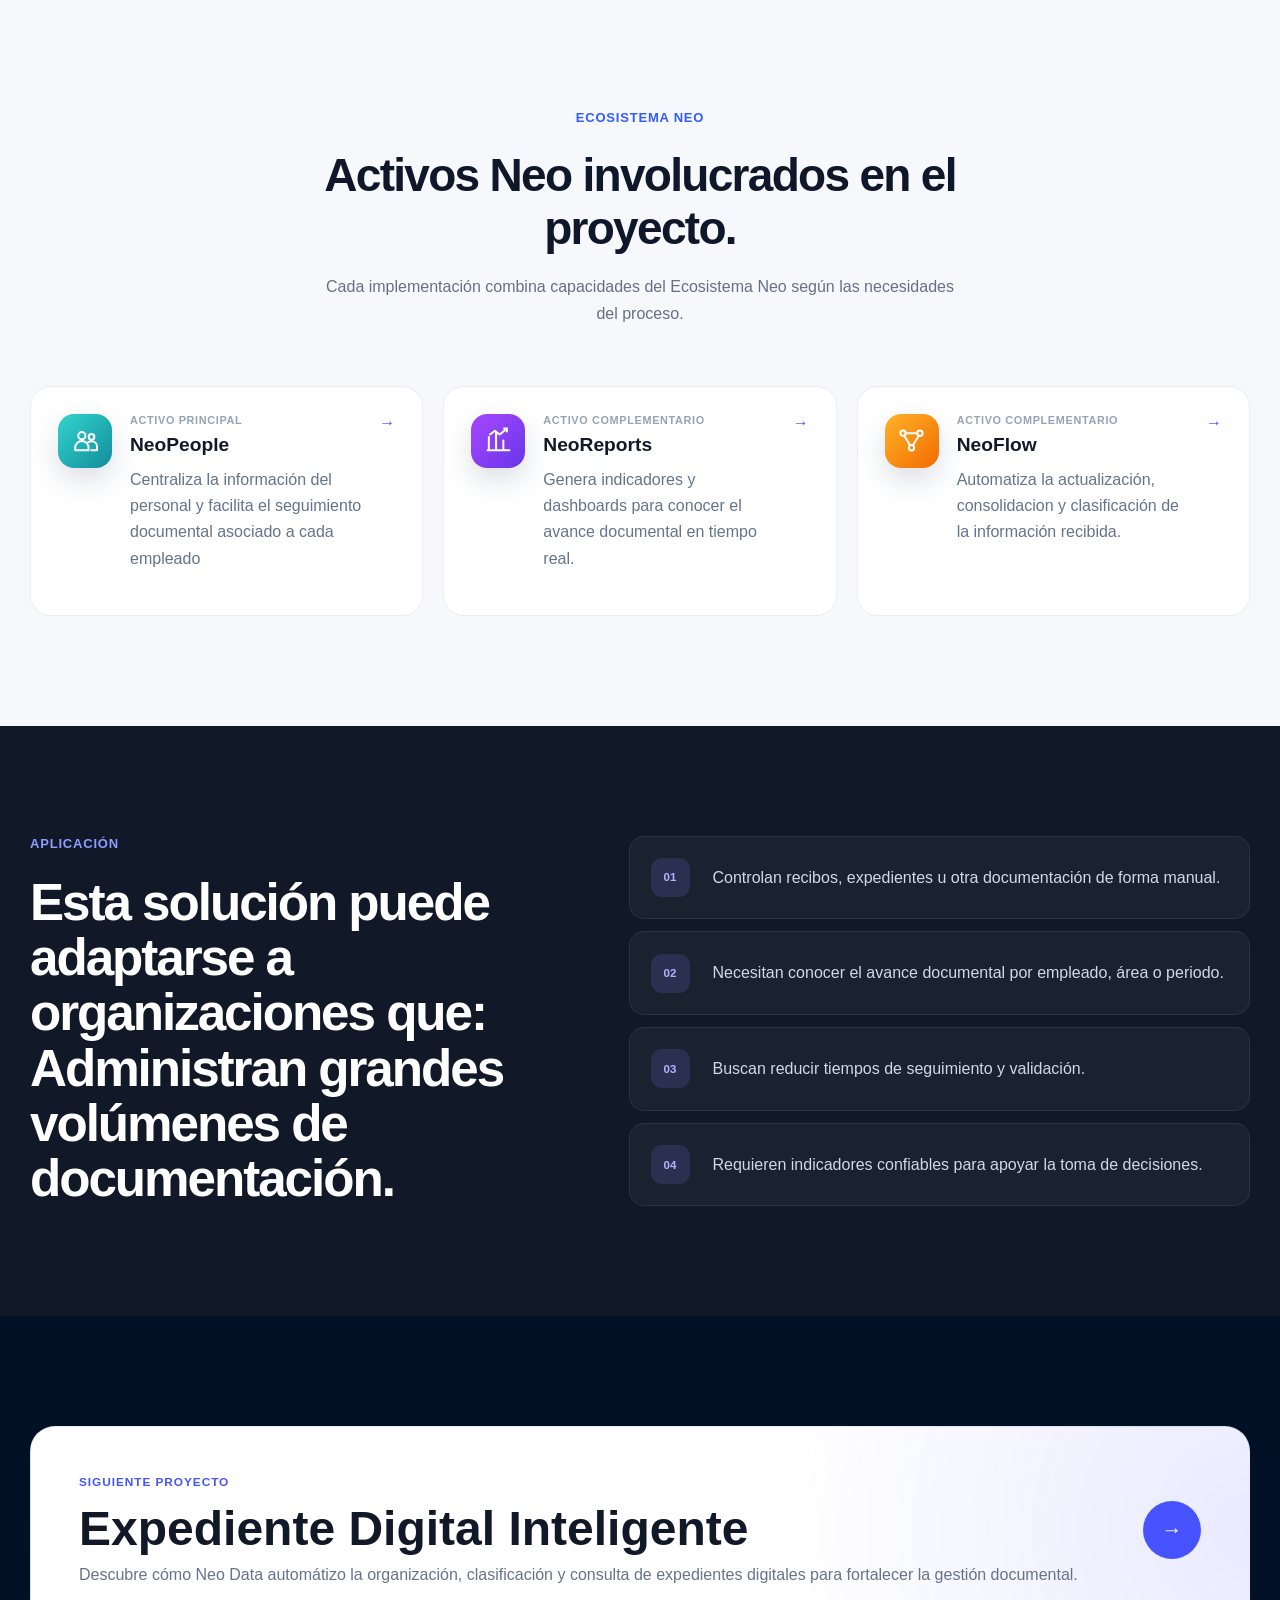
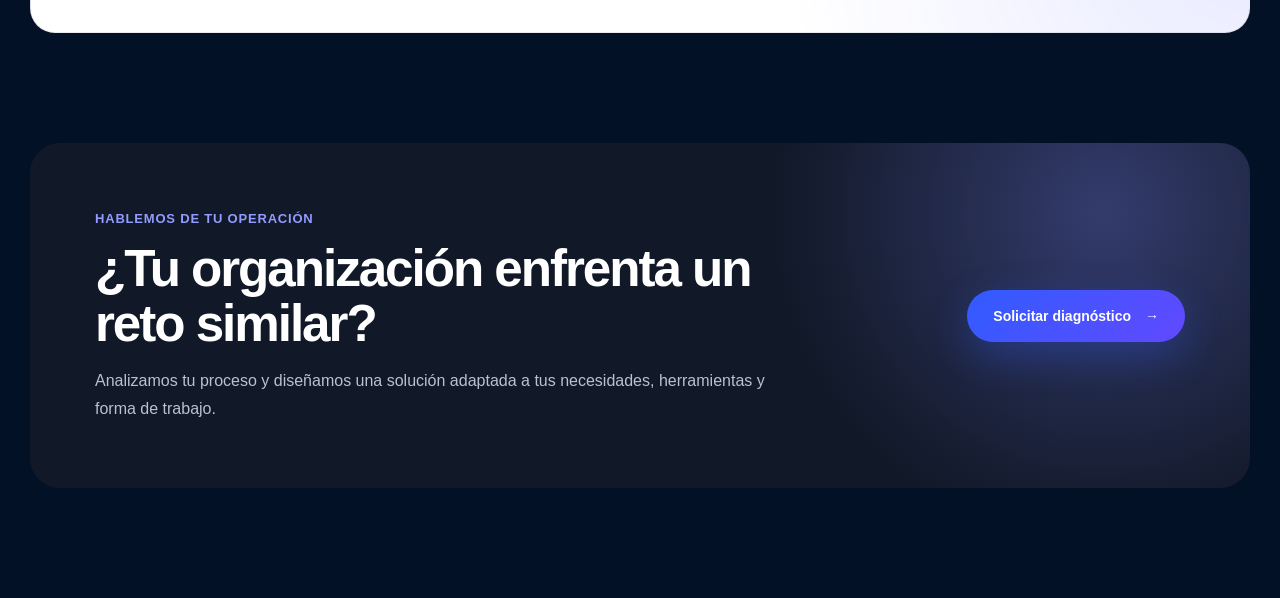
<file: proyectos/control-recibos.html>
<!DOCTYPE html>
<html lang="es">
  <head>
    <meta charset="UTF-8" />

    <meta
      name="viewport"
      content="width=device-width, initial-scale=1.0"
    />

    <meta
      name="description"
      content="Caso de estudio de Neo Data sobre la automatización del control de recibos de nómina mediante clasificación, seguimiento documental e indicadores de avance."
    />

    <title>Sistema Integral de Control de Recibos  | Neo Data</title>

    <link rel="stylesheet" href="../assets/css/styles.css" />
    <link rel="stylesheet" href="../assets/css/project-case.css" />
  </head>

  <body>
    <!-- =====================================================
         NAVEGACIÓN
    ====================================================== -->

    <header class="site-header" id="site-header">
      <div class="container header-container">
        <a href="../index.html#inicio" class="brand">
          <span class="brand-symbol">N</span>

          <span class="brand-text">
            <strong>NEO</strong>DATA
          </span>
        </a>

        <button
          class="menu-button"
          type="button"
          aria-label="Abrir menú de navegación"
          aria-expanded="false"
        >
          ☰
        </button>

        <nav class="main-navigation" aria-label="Navegación principal">
          <a href="../index.html#inicio">Inicio</a>
          <a href="../index.html#por-que-neo">Neo Data</a>
          <a href="../index.html#ecosistema">Ecosistema Neo</a>
          <a href="../index.html#soluciones">Soluciones</a>
          <a href="../index.html#proyectos" class="active">Proyectos</a>

          <a
            href="../index.html#contacto"
            class="navigation-button"
          >
            Contacto
          </a>
        </nav>
      </div>
    </header>

    <main>
      <!-- =====================================================
           HERO DEL PROYECTO
      ====================================================== -->

      <section class="project-hero">
        <div class="container project-hero-container">
          <div class="project-hero-content">
            <a
              href="../index.html#proyectos"
              class="project-back-link"
            >
              <span aria-hidden="true">←</span>
              Volver a proyectos
            </a>

            <div class="project-labels">
              <span class="project-case-label">Caso de estudio</span>
              <span class="project-category-label">
                Control documental
              </span>
            </div>

            <h1>
              Sistema Inteligente de
              <span>Control de Recibos</span>
            </h1>

            <p class="project-hero-description">
              Automatización del seguimieto de recibos de nómina mediante la clasificacion de su estado documental,
              consolidación de información e indicadores que permiten conocer el avance real del proceso en todo momento.
            </p>

            <div class="project-hero-actions">
              <a href="#solucion" class="button button-primary">
                Conocer la solución
                <span aria-hidden="true">↓</span>
              </a>

              <a
                  href="https://wa.me/523348070433?text=Hola%2C%20vi%20uno%20de%20los%20proyectos%20de%20Neo%20Data%20y%20me%20interesa%20solicitar%20una%20soluci%C3%B3n%20similar."
                  class="button button-secondary"
                  target="_blank"
                  rel="noopener noreferrer"
              >
                  Solicitar una solución similar
              </a>
            </div>

            <div class="project-hero-meta">
              <div>
                <span>Área</span>
                <strong>Recursos Humanos</strong>
              </div>

              <div>
                <span>Tipo de solución</span>
                <strong>Control documental y seguimiento</strong>
              </div>

              <div>
                <span>Activo principal</span>
                <strong>NeoPeople</strong>
              </div>
            </div>
          </div>

          <div class="project-hero-visual">
            <img class="project-hero-image" src="../assets/control-recibos-dashboard.webp" alt="Dashboard moderno del sistema de control de recibos" />
            <!--
              Sustituir este bloque por una captura real cuando exista.

              Ejemplo:

              <img
                src="../assets/images/proyectos/nombre-proyecto/dashboard.png"
                alt="Dashboard del nombre del proyecto"
              />
            -->

            <div class="project-demo-window">
              <div class="project-window-header">
                <div>
                  <span></span>
                  <span></span>
                  <span></span>
                </div>

                <small>Neo Data</small>
              </div>

              <div class="project-window-content">
                <div class="project-window-sidebar">
                  <span class="active"></span>
                  <span></span>
                  <span></span>
                  <span></span>
                </div>

                <div class="project-window-main">
                  <div class="project-window-title"></div>

                  <div class="project-window-stats">
                    <div>
                      <span></span>
                      <strong></strong>
                    </div>

                    <div>
                      <span></span>
                      <strong></strong>
                    </div>

                    <div>
                      <span></span>
                      <strong></strong>
                    </div>
                  </div>

                  <div class="project-window-chart">
                    <span style="height: 36%"></span>
                    <span style="height: 62%"></span>
                    <span style="height: 48%"></span>
                    <span style="height: 79%"></span>
                    <span style="height: 67%"></span>
                    <span style="height: 91%"></span>
                  </div>
                </div>
              </div>
            </div>

            <div class="project-floating-result">
              <span>Seguimiento actualizado</span>
              <strong>Recibos clasificados y controlados</strong>
            </div>
          </div>
        </div>
      </section>

      <section class="project-assets-strip" aria-label="Activos Neo utilizados">
          <div class="container project-assets-strip-container">

              <span class="project-assets-strip-label">
                  Desarrollado con
              </span>

              <div class="project-assets-strip-list">

                  <a href="../pages/neopeople.html">
                      <span class="project-assets-strip-icon">👥</span>
                      <strong>NeoPeople</strong>
                  </a>

                  <a href="../pages/neoflow.html">
                      <span class="project-assets-strip-icon">⌘</span>
                      <strong>NeoFlow</strong>
                  </a>

                  <a href="../pages/neoreports.html">
                     <span class="project-assets-strip-icon">⌁</span>
                     <strong>NeoReports</strong>
                  </a>

              </div>

            </div>
        </section>

      <!-- =====================================================
           RESUMEN DEL PROYECTO
      ====================================================== -->

      <section class="project-summary-section">
        <div class="container">
          <div class="project-summary-grid">
            <div class="project-summary-introduction">
              <p class="section-label">Resumen del proyecto</p>

              <h2>
                Del seguimiento manual de recibos a un control documental
                centralizado y confiable.
              </h2>
            </div>

            <div class="project-summary-description">
              <p>
                El proceso de control de recibos de nómina requería consolidad
                informacion proveniente de diferentes listados y evidencias de firma
                para conocer el avance real de cada periodo. La revisión se realizaba manualmente, consumiendo tiempo y
                dificultando la obtención de información confiable.
              </p>

              <p>
                
                Neo Data desarrolló una solución que automatiza la clasificación del estado de cada recibo,
                centraliza la información y genera indicadores que permiten identificar avances,
                pendientes y áreas de oportunidad desde una única fuente de consulta.
              </p>
            </div>
          </div>

          <div class="project-summary-cards">
            <article>
              <span>01</span>
              <small>Situación inicial</small>
              <strong>Recibos dispersos</strong>
            </article>

            <article>
              <span>02</span>
              <small>Necesidad principal</small>
              <strong>Seguimiento documental</strong>
            </article>

            <article>
              <span>03</span>
              <small>Solución desarrollada</small>
              <strong>Clasificación automática</strong>
            </article>

            <article>
              <span>04</span>
              <small>Resultado</small>
              <strong>Control en tiempo real</strong>
            </article>
          </div>
        </div>
      </section>

      <!-- =====================================================
           EL DESAFÍO
      ====================================================== -->

      <section class="project-challenge-section">
        <div class="container project-two-columns">
          <div class="project-section-heading">
            <p class="section-label">El desafío</p>

            <h2>
              Conocer el estado real de miles de recibos era un proceso lento
              y dificil de mantener.
            </h2>
          </div>

          <div class="project-section-content">
            <p>
              Cada periodo de nómina implicaba revisar cientos o miles de recibos para identificar cuales estaban firmados,
              cuales permanecían pendientes y qué empleados requerían seguimiento.
              La información provenía de diferentes listados y evidencias, por lo que obtener un panorama confible
              demandaba un esfuerzo considerable. 
            </p>

            <p>
              La ausencia de un control centralizado dificultaba medir el avance por dirección, empleado o periodo,
              incrementando el tiempo dedicado a tareas administrativas y reduciendo la capacidad de respuesta
              antes solicitudes de información.
            </p>

            <div class="project-challenge-list">
              <article>
                <span aria-hidden="true">01</span>

                <div>
                  <h3>Información distribuida</h3>

                  <p>
                    El seguimieto dependía de múltiples archivos, listados y evidencias documentales
                    que dificultaban conocer el estado general del proceso.
                  </p>
                </div>
              </article>

              <article>
                <span aria-hidden="true">02</span>

                <div>
                  <h3>Seguimiento manual</h3>

                  <p>
                    Cada recibo debía revisarse individualmente para determinar si contaba con la documentacion
                    correspondiente o requería acciones adicionales.
                  </p>
                </div>
              </article>

              <article>
                <span aria-hidden="true">03</span>

                <div>
                  <h3>Falta de indicadores</h3>

                  <p>
                    No existía una vista consolidada que permitiera conocer el avance por dirección, empleado o peiordo,
                    para facilitar la toma de decisiones.
                  </p>
                </div>
              </article>
            </div>
          </div>
        </div>
      </section>

      <!-- =====================================================
           LA SOLUCIÓN
      ====================================================== -->

      <section class="project-solution-section" id="solucion">
        <div class="container">
          <div class="project-solution-heading">
            <div>
              <p class="section-label">La solución Neo</p>

              <h2>
                Una solución diseñada para dar visibilidad y control al proceso documental.
              </h2>
            </div>

            <p>
              Neo Data desarrollo una solución que integra la información de recibos,
              clasifica automáticamente su estado documental y genera indicadores de 
              seguimiento que permiten conocer el avance real del proceso desde una sola
              plataforma de consulta.
            </p>
          </div>

          <div class="project-solution-layout">
            <div class="project-solution-visual">
              <div class="solution-flow-card">
                <div class="solution-flow-step">
                  <span>01</span>

                  <div>
                    <small>Entrada</small>
                    <strong>Recibos y evidencia</strong>
                  </div>
                </div>

                <div class="solution-flow-arrow">↓</div>

                <div class="solution-flow-step">
                  <span>02</span>

                  <div>
                    <small>Proceso</small>
                    <strong>Clasificación automática</strong>
                  </div>
                </div>

                <div class="solution-flow-arrow">↓</div>

                <div class="solution-flow-step">
                  <span>03</span>

                  <div>
                    <small>Resultado</small>
                    <strong>Dashboard de seguimiento</strong>
                  </div>
                </div>
              </div>
            </div>

            <div class="project-solution-content">
              <p>
                La plataforma consolida la información documental, identifica automáticamente el estado de cada recibo
                y presenta indicadores claros que facilitan el seguimiento operativo y la toma de decisiones.  
              </p>

              <ul class="project-check-list">
                <li>
                  Consolidación automática de la información de recibos
                </li>

                <li>
                  Clasificación del estado documental de cada registro
                </li>

                <li>
                  Identificación inmediata de recibos pendientes.
                </li>

                <li>
                  Indicadores por empleado, dirección y periodo.
                </li>

                <li>
                  Dashboard para seguimiento ejecutivo.
                </li>

                <li>
                  Proceso preparado para actualizar nuevos periodos sin reconstruir la información.
                </li>
              </ul>
            </div>
          </div>
        </div>
      </section>

      <!-- =====================================================
           VISTAS DEL PROYECTO
      ====================================================== -->

      <section class="project-visuals-section" aria-labelledby="vistas-recibos">
        <div class="container">
          <div class="section-heading">
            <p class="section-label">Así funciona la solución</p>
            <h2 id="vistas-recibos">Seguimiento claro del avance de recibos.</h2>
            <p class="section-description">
              Los recibos esperados, firmados y pendientes se consultan por periodo, empleado y área responsable.
            </p>
          </div>

          <div class="project-visuals-grid">
            <button class="project-visual-card" type="button">
              <img src="../assets/control-recibos-dashboard.webp" alt="Dashboard moderno para control de recibos" loading="lazy" decoding="async" />
              <span class="project-visual-caption">
                <strong>Vista moderna</strong>
                <span>Avance general, estatus por área y detalle individual en una sola pantalla.</span>
              </span>
            </button>

            <button class="project-visual-card" type="button">
              <img src="../assets/control-recibos-excel.webp" alt="Vista operativa en Excel del control de recibos" loading="lazy" decoding="async" />
              <span class="project-visual-caption">
                <strong>Vista operativa</strong>
                <span>Tablero y matriz quincenal con identificación visual de firmados y pendientes.</span>
              </span>
            </button>
          </div>
        </div>
      </section>

      <!-- =====================================================
           FUNCIONALIDADES
      ====================================================== -->

      <section class="project-features-section">
        <div class="container">
          <div class="section-heading">
            <p class="section-label">Funcionalidades</p>

            <h2>
              Funcionalidades diseñadas para simplificar el control documental.
            </h2>

            <p class="section-description">
              La solución reúne herramientas que automatizan el seguimiento de recibos,
              centralizan la información y ofrecen visibilidad completa del estado documental
              mediante indicadores claros y actualizados.
            </p>
          </div>

          <div class="project-features-grid">
            <article class="project-feature-card">
              <div class="project-feature-icon">⌘</div>

              <span>01</span>

              <h3>Clasificación automática</h3>

              <p>
                Determina el estado documental de cada recibo sin la necesidad de revisiones manuales.
              </p>
            </article>

            <article class="project-feature-card">
              <div class="project-feature-icon">⌕</div>

              <span>02</span>

              <h3>Seguimiento documental</h3>

              <p>
                Consolida la información y envidencias para conocer el avance real del proceso.
              </p>
            </article>

            <article class="project-feature-card">
              <div class="project-feature-icon">▥</div>

              <span>03</span>

              <h3>Indicadores ejecutivos</h3>

              <p>
                Genera métricas por empleado, dirección y periodo para facilitar el análisis operativo.
              </p>
            </article>

            <article class="project-feature-card">
              <div class="project-feature-icon">▤</div>

              <span>04</span>

              <h3>Dashboard de control</h3>

              <p>
                Presenta una vista clara del estado de los recibos, pendientes y avances desde un único tablero.
              </p>
            </article>

            <article class="project-feature-card">
              <div class="project-feature-icon">↻</div>

              <span>05</span>

              <h3>Actualización continua</h3>

              <p>
                Permite incorporar nuevos periodos de nómina sin reconstruir la estructura del proceso.
              </p>
            </article>

            <article class="project-feature-card">
              <div class="project-feature-icon">✓</div>

              <span>06</span>

              <h3>Trazabilidad documental</h3>

              <p>
                Mantiene un seguimiento confiable del estado de cada recibo durante todo su ciclo de control.
              </p>
            </article>
          </div>
        </div>
      </section>

      <!-- =====================================================
           RESULTADOS
      ====================================================== -->

      <section class="project-results-section">
        <div class="container">
          <div class="project-results-heading">
            <div>
              <p class="section-label">Resultados</p>

              <h2>
                Un proceso documental más ordenado, trazable y fácil de gestionar.
              </h2>
            </div>

            <p>
              Más allá de automatizar tareas, la solución permitió centralizar la información documental,
              reducir el tiempo dedicado al seguimiento y ofrecer una visión clara del avance de cada periodo de nómina.
            </p>
          </div>

          <div class="project-results-grid">
            <article>
              <strong>✓</strong>
              <span>Seguimiento centralizado</span>

              <p>
                Toda la información de recibos se consulta desde una única fuente confiable.
              </p>
            </article>

            <article>
              <strong>↓</strong>
              <span>Menor revisiones manuales</span>

              <p>
                La clasificación automática redujo el tiempo en validar el estado documental.
              </p>
            </article>

            <article>
              <strong>+</strong>
              <span>Mayor trazabilidad</span>

              <p>
                Cada recibo puede identificarse rápidamente según su estado y avance.
              </p>
            </article>

            <article>
              <strong>↗</strong>
              <span>Mejor capacidad de análisis</span>

              <p>
                Los indicadores facilitan la toma de decisiones y la priorización de pendientes.
              </p>
            </article>
          </div>
        </div>
      </section>

      <!-- =====================================================
           ANTES Y DESPUÉS
      ====================================================== -->

      <section class="project-comparison-section">
        <div class="container">
          <div class="section-heading">
            <p class="section-label">Transformación del proceso</p>

            <h2>Del seguimiento manual a un control documental inteligente.</h2>
          </div>

          <div class="project-comparison-grid">
            <article class="project-comparison-card before">
              <span class="comparison-label">Antes</span>

              <h3>Seguimiento manual</h3>

              <ul>
                <li>Información distribuida en distintos archivos.</li>
                <li>Revisión individual de recibos.</li>
                <li>Dificultad para medir avances.</li>
                <li>Pendientes identificados manualmente.</li>
                <li>Seguimiento de pendientes de cada responsable.</li>
              </ul>
            </article>

            <div class="project-comparison-arrow" aria-hidden="true">
              →
            </div>

            <article class="project-comparison-card after">
              <span class="comparison-label">Después</span>

              <h3>Control centralizado</h3>

              <ul>
                <li>Información consolidada.</li>
                <li>Clasificación automática.</li>
                <li>Indicadores por dirección y periodo.</li>
                <li>Pendientes indetificados inmediatamente.</li>
                <li>Proceso documentado y escalable.</li>
              </ul>
            </article>
          </div>
        </div>
      </section>

      <!-- =====================================================
           TECNOLOGÍAS
      ====================================================== -->

      <section class="project-technologies-section">
        <div class="container project-technologies-layout">
          <div>
            <p class="section-label">Tecnologías</p>

            <h2>
              Herramientas seleccionadas de acuerdo con la operación.
            </h2>

            <p>
              No todas las etiquetas deben utilizarse en cada proyecto. Conserva
              únicamente las tecnologías realmente implementadas.
            </p>
          </div>

          <div class="project-technology-list">
            <span>Excel</span>
            <span>power Query</span>
            <span>Power Pivot</span>
            <span>Power BI</span>
            <span>Python</span>
          </div>
        </div>
      </section>

      <!-- =====================================================
           ACTIVOS NEO
      ====================================================== -->

      <section class="project-assets-section">
        <div class="container">
          <div class="section-heading">
            <p class="section-label">Ecosistema Neo</p>

            <h2>Activos Neo involucrados en el proyecto.</h2>

            <p class="section-description">
              Cada implementación combina capacidades del Ecosistema Neo según
              las necesidades del proceso.
            </p>
          </div>

          <div class="project-neo-assets">
            <a href="../pages/neopeople.html" class="project-neo-card">
              <div class="asset-icon asset-icon-teal">👥</div>

              <div>
                <span>Activo principal</span>
                <h3>NeoPeople</h3>

                <p>
                  Centraliza la información del personal y facilita el seguimiento documental asociado a cada empleado
                </p>
              </div>

              <strong aria-hidden="true">→</strong>
            </a>

            <a href="../pages/neoreports.html" class="project-neo-card">
              <div class="asset-icon asset-icon-purple">⌁</div>

              <div>
                <span>Activo complementario</span>
                <h3>NeoReports</h3>

                <p>
                  Genera indicadores y dashboards para conocer el avance documental en tiempo real.
                </p>
              </div>

              <strong aria-hidden="true">→</strong>
            </a>

            <a href="../pages/neoflow.html" class="project-neo-card">
              <div class="asset-icon asset-icon-orange">⌘</div>

              <div>
                <span>Activo complementario</span>
                <h3>NeoFlow</h3>

                <p>
                  Automatiza la actualización, consolidacion y clasificación de la información recibida.
                </p>
              </div>

              <strong aria-hidden="true">→</strong>
            </a>
          </div>
        </div>
      </section>

      <!-- =====================================================
           PERFIL DE ORGANIZACIÓN
      ====================================================== -->

      <section class="project-fit-section">
        <div class="container project-fit-layout">
          <div class="project-fit-heading">
            <p class="section-label">Aplicación</p>

            <h2>
              Esta solución puede adaptarse a organizaciones que:
              Administran grandes volúmenes de documentación.
            </h2>
          </div>

          <div class="project-fit-list">
            <article>
              <span>01</span>

              <p>
                Controlan recibos, expedientes u otra documentación de forma manual.
              </p>
            </article>

            <article>
              <span>02</span>

              <p>
                Necesitan conocer el avance documental por empleado, área o periodo.
              </p>
            </article>

            <article>
              <span>03</span>

              <p>
                Buscan reducir tiempos de seguimiento y validación.
              </p>
            </article>

            <article>
              <span>04</span>

              <p>
                Requieren indicadores confiables para apoyar la toma de decisiones.
              </p>
            </article>
          </div>
        </div>
      </section>

      <!-- =====================================================
           SIGUIENTE PROYECTO
      ====================================================== -->

      <section class="next-project-section">
        <div class="container">
          <a
            href="./expediente-digital.html"
            class="next-project-card"
          >
            <div>
              <span>Siguiente proyecto</span>

              <h2>Expediente Digital Inteligente</h2>

              <p>
                Descubre cómo Neo Data automátizo la organización, clasificación y consulta de expedientes digitales
                para fortalecer la gestión documental.
              </p>
            </div>

            <strong aria-hidden="true">→</strong>
          </a>
        </div>
      </section>

      <!-- =====================================================
           CTA
      ====================================================== -->

      <section class="project-cta-section">
        <div class="container project-cta-container">
          <div>
            <p class="section-label">Hablemos de tu operación</p>

            <h2>¿Tu organización enfrenta un reto similar?</h2>

            <p>
              Analizamos tu proceso y diseñamos una solución adaptada a tus
              necesidades, herramientas y forma de trabajo.
            </p>
          </div>

          <a
            href="../index.html#contacto"
            class="button button-primary"
          >
            Solicitar diagnóstico
            <span aria-hidden="true">→</span>
          </a>
        </div>
      </section>
    </main>

    <script src="../assets/js/main.js"></script>
    <script src="../assets/js/project-gallery.js"></script>
  </body>
</html>
</file>
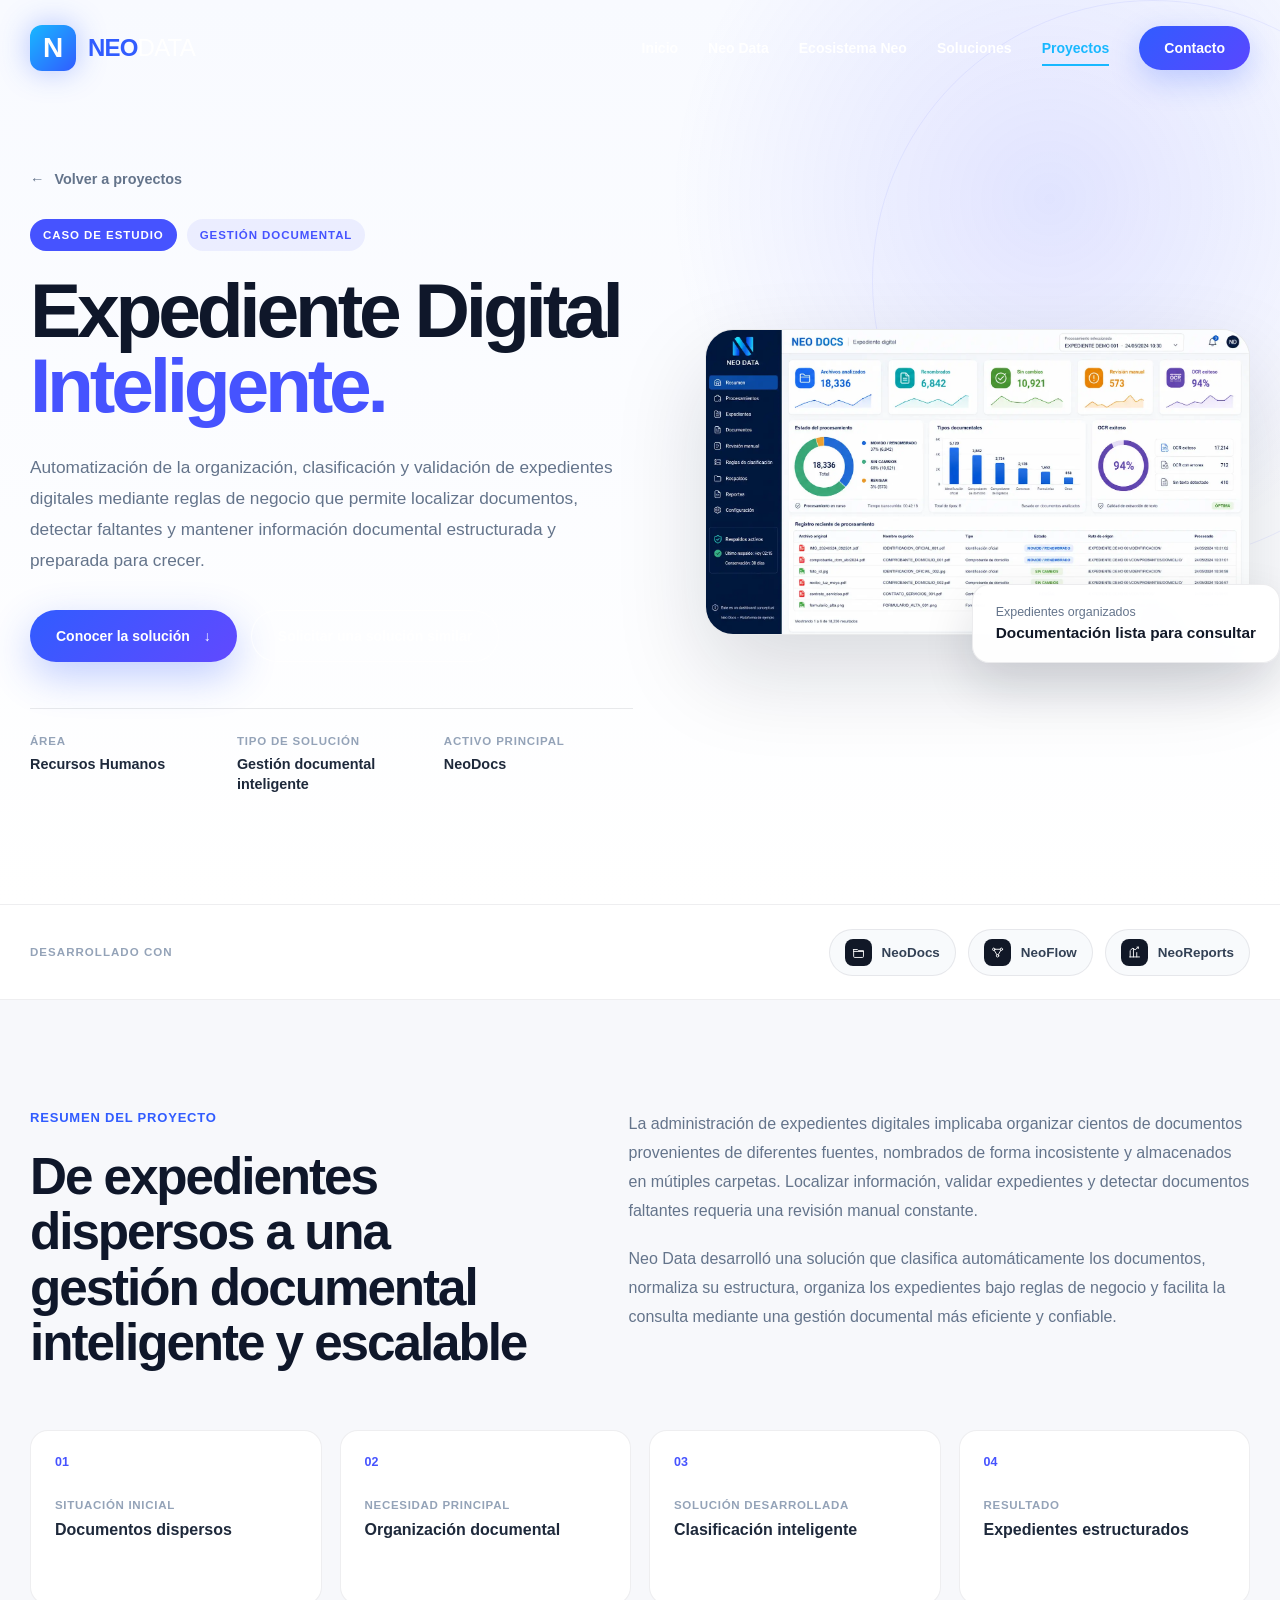
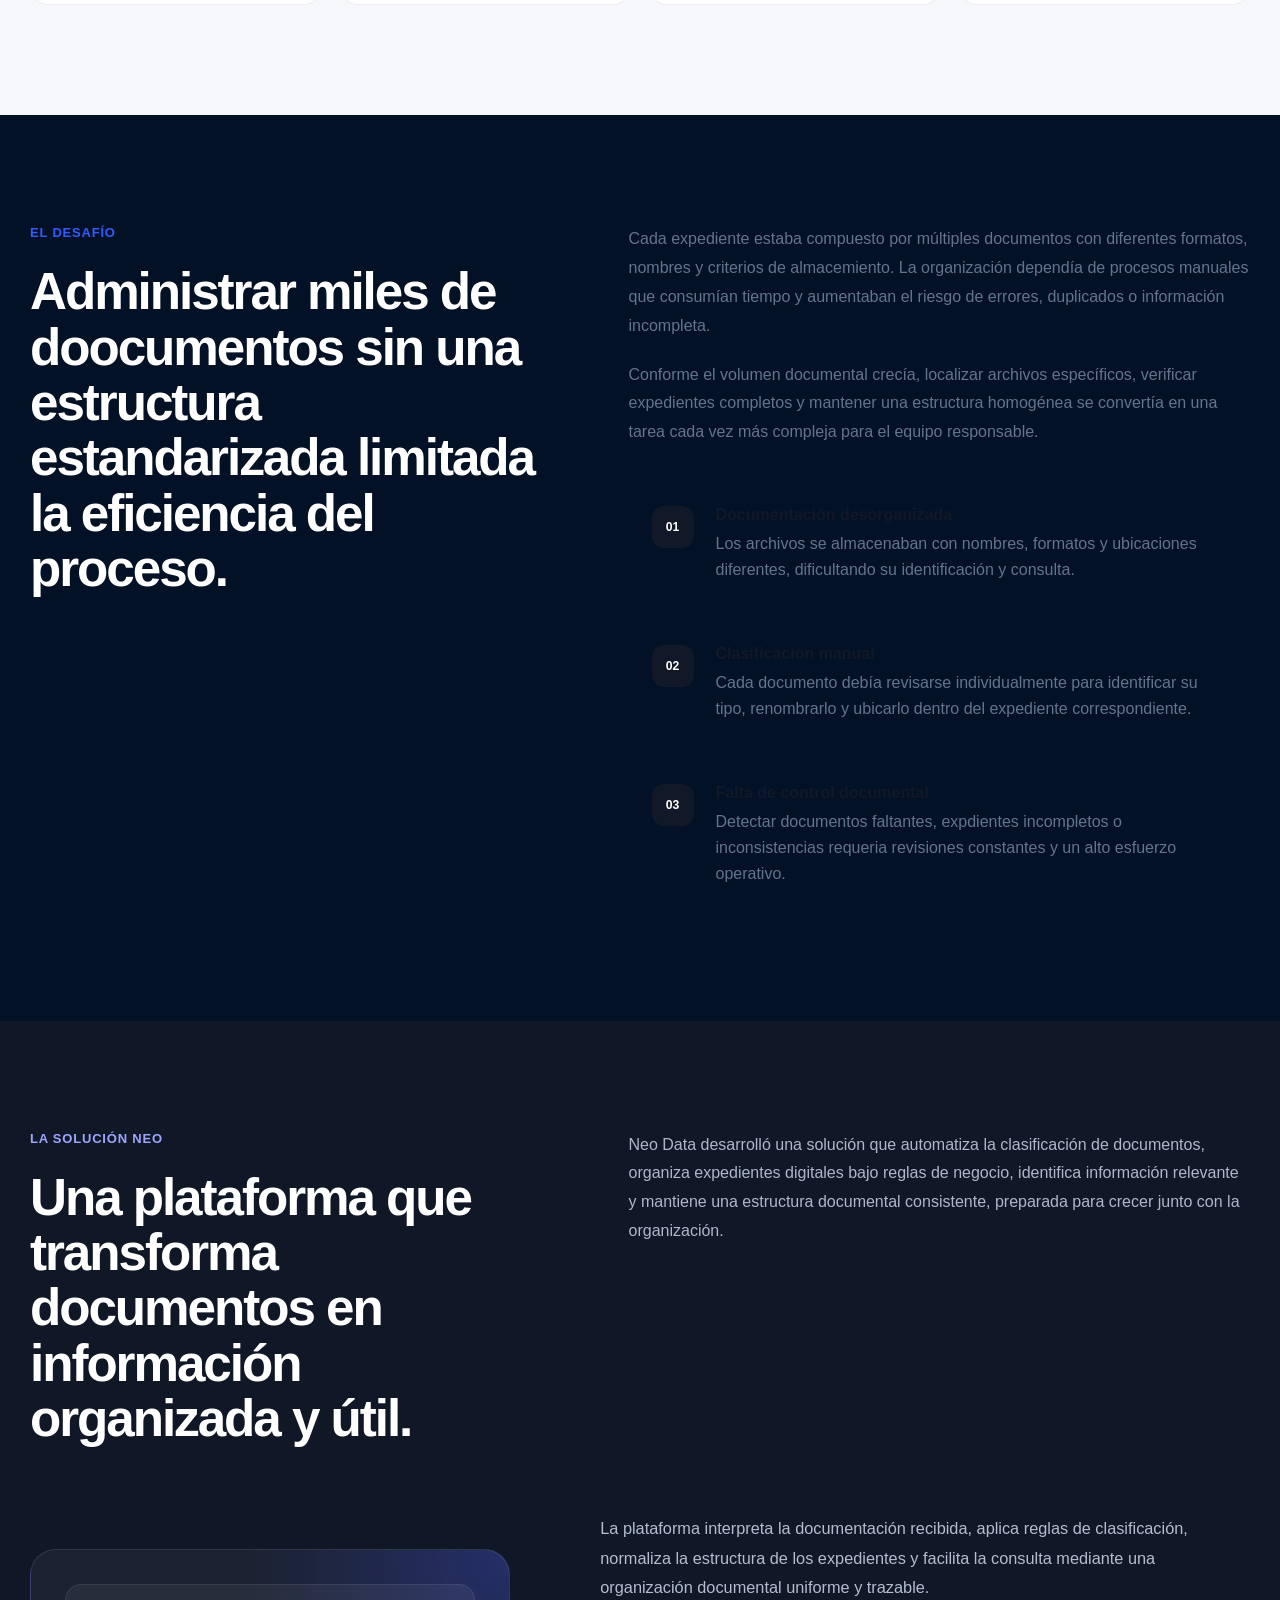
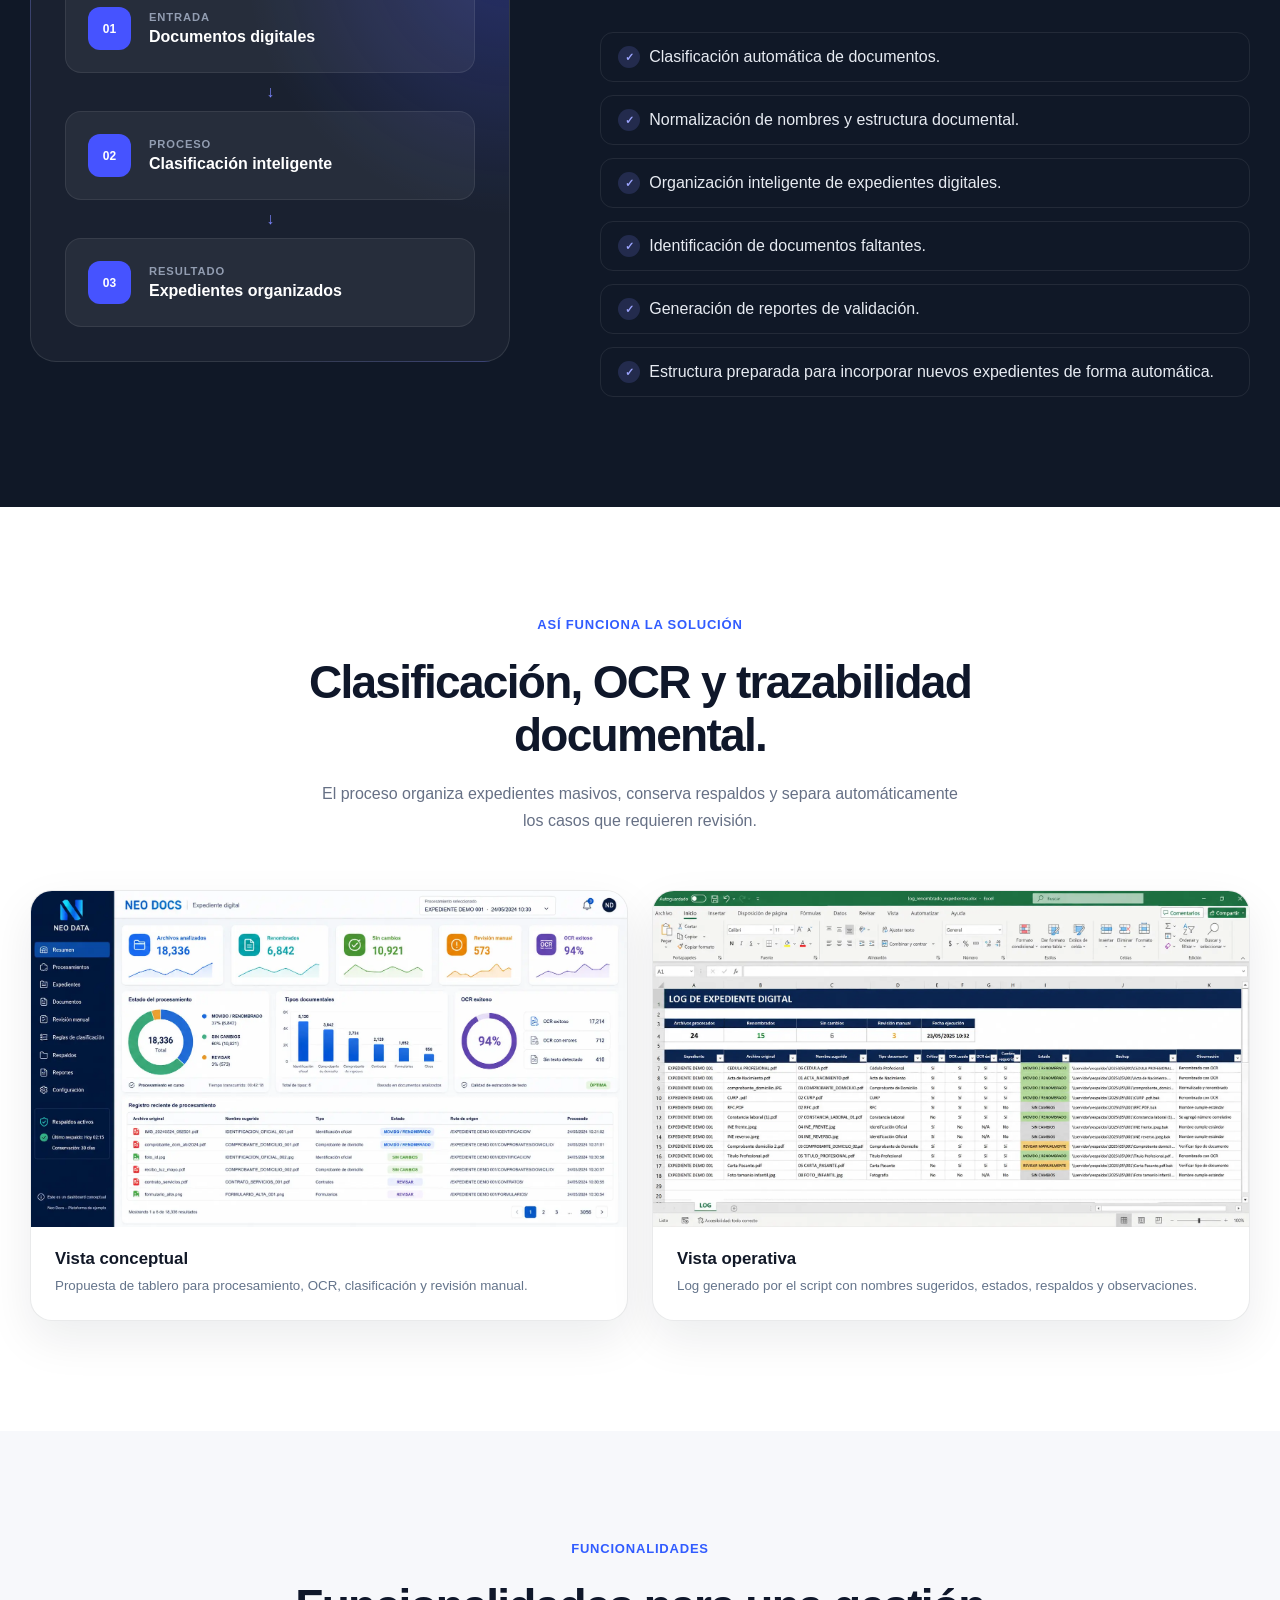
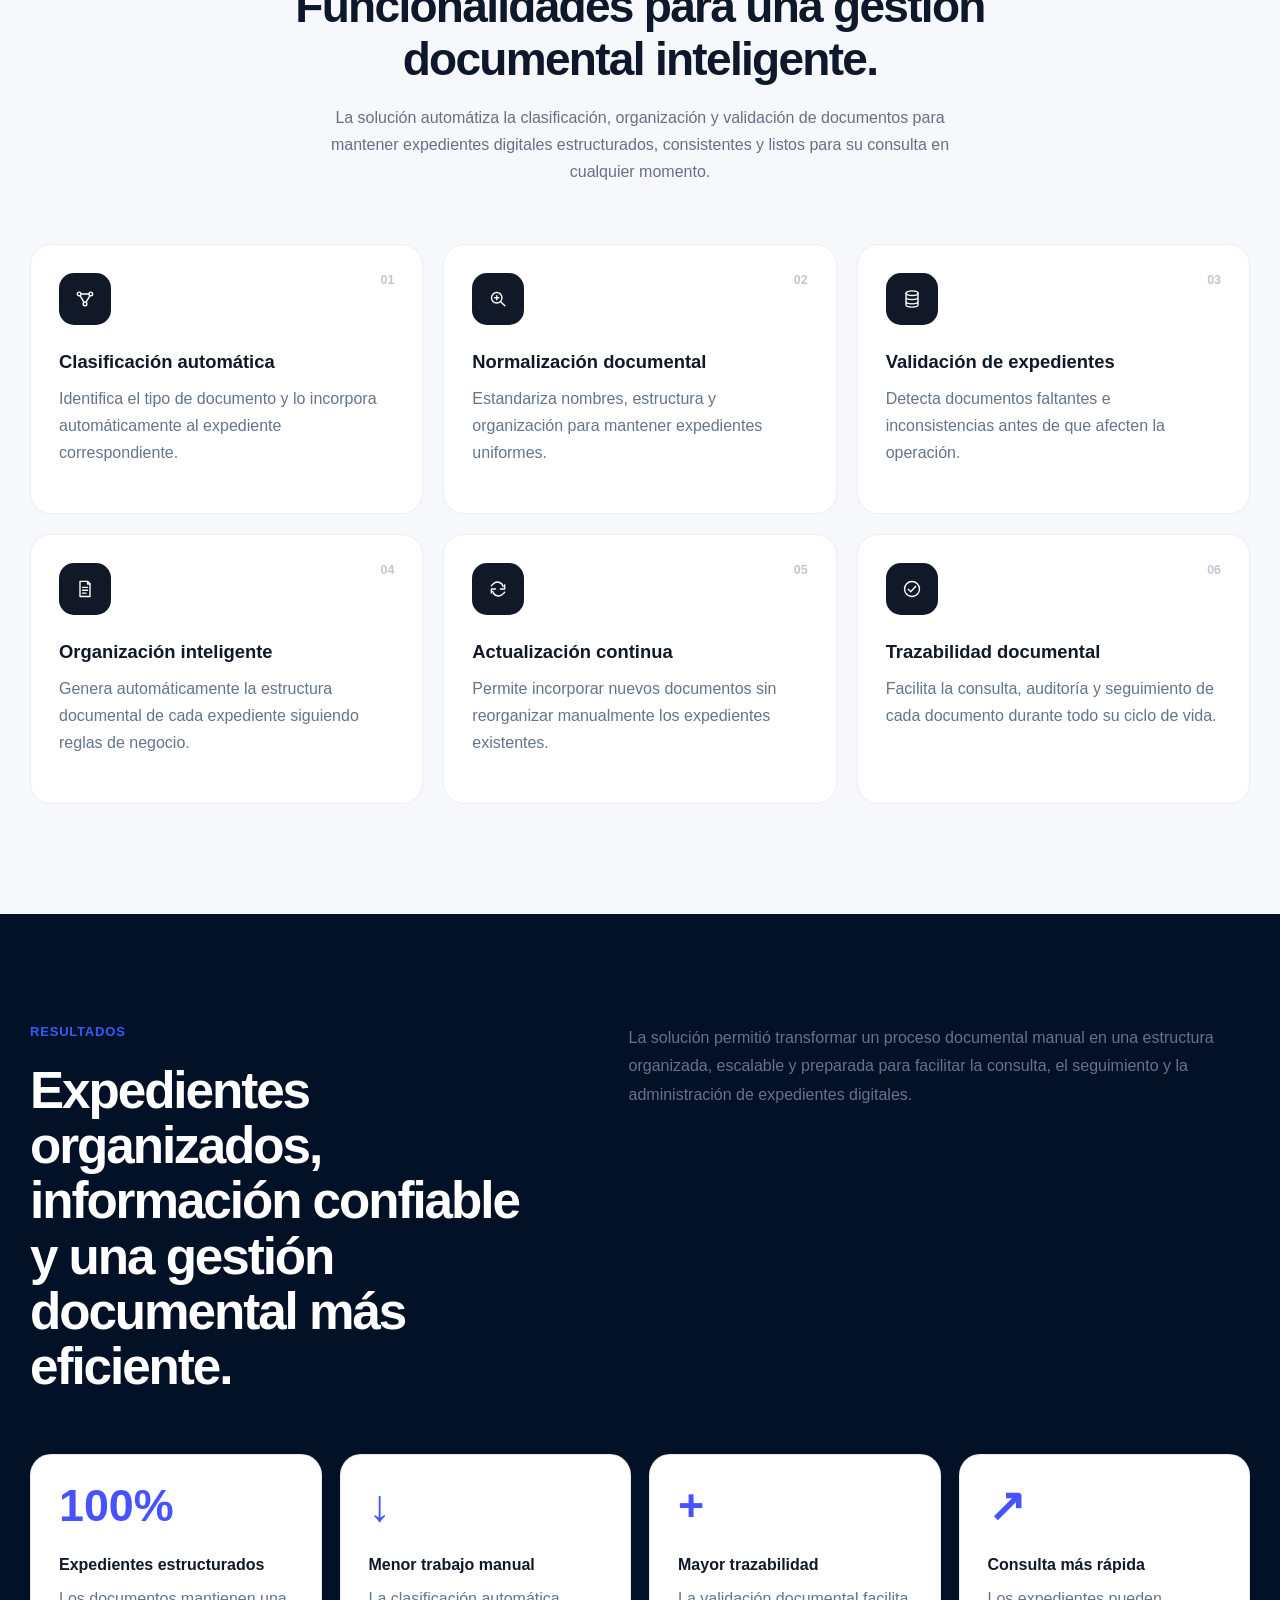
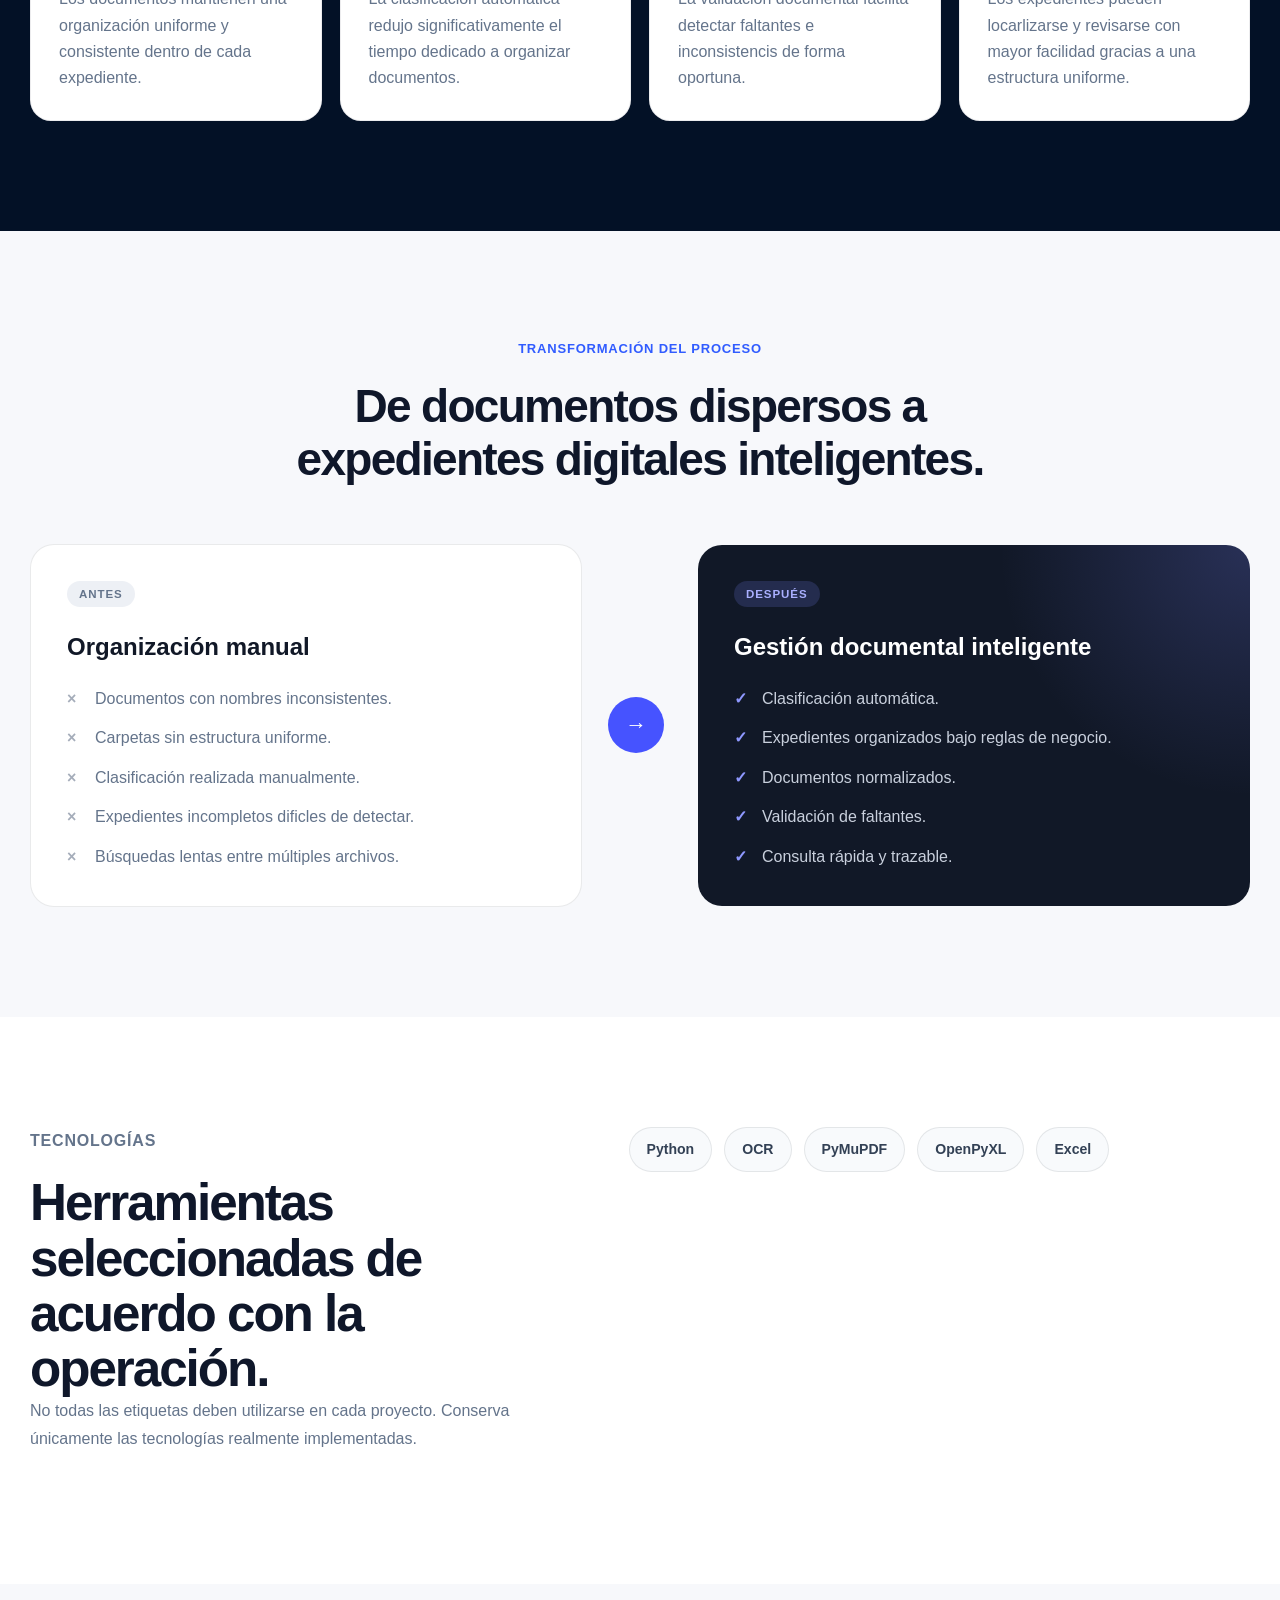
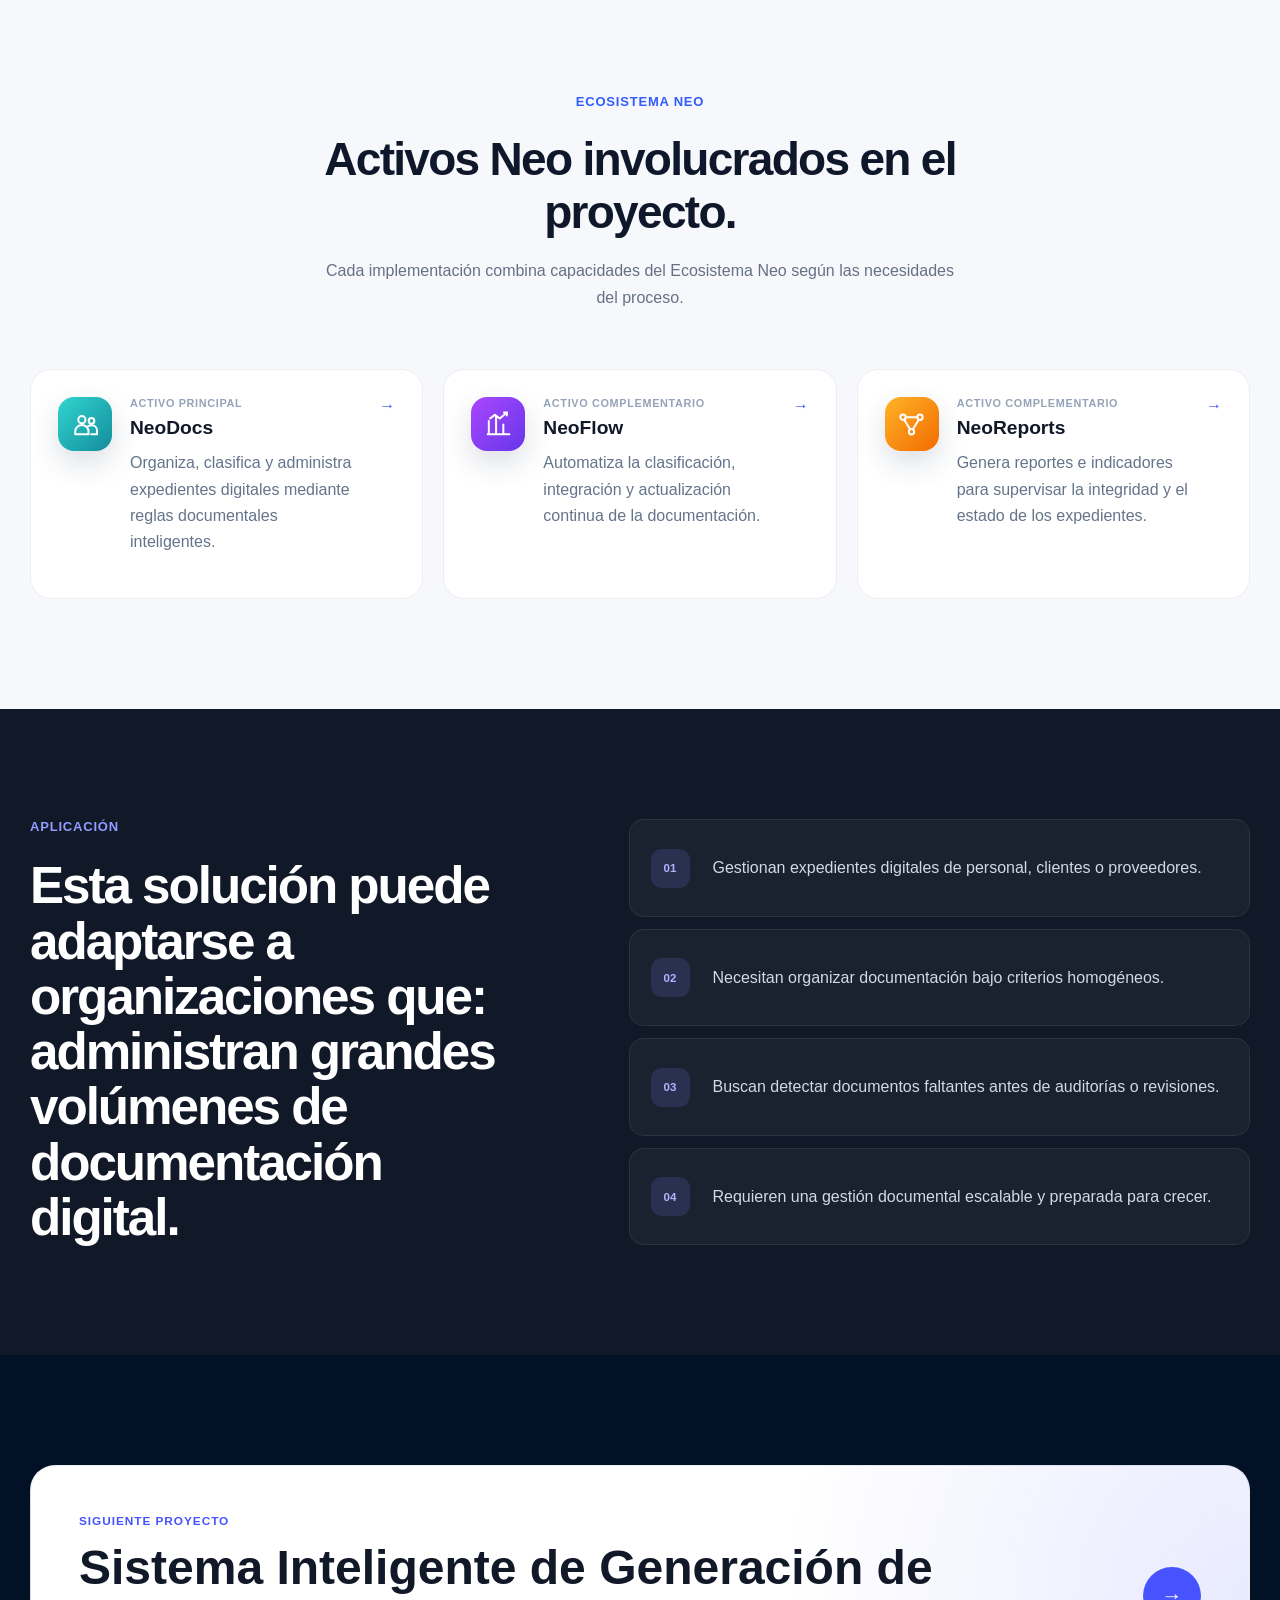
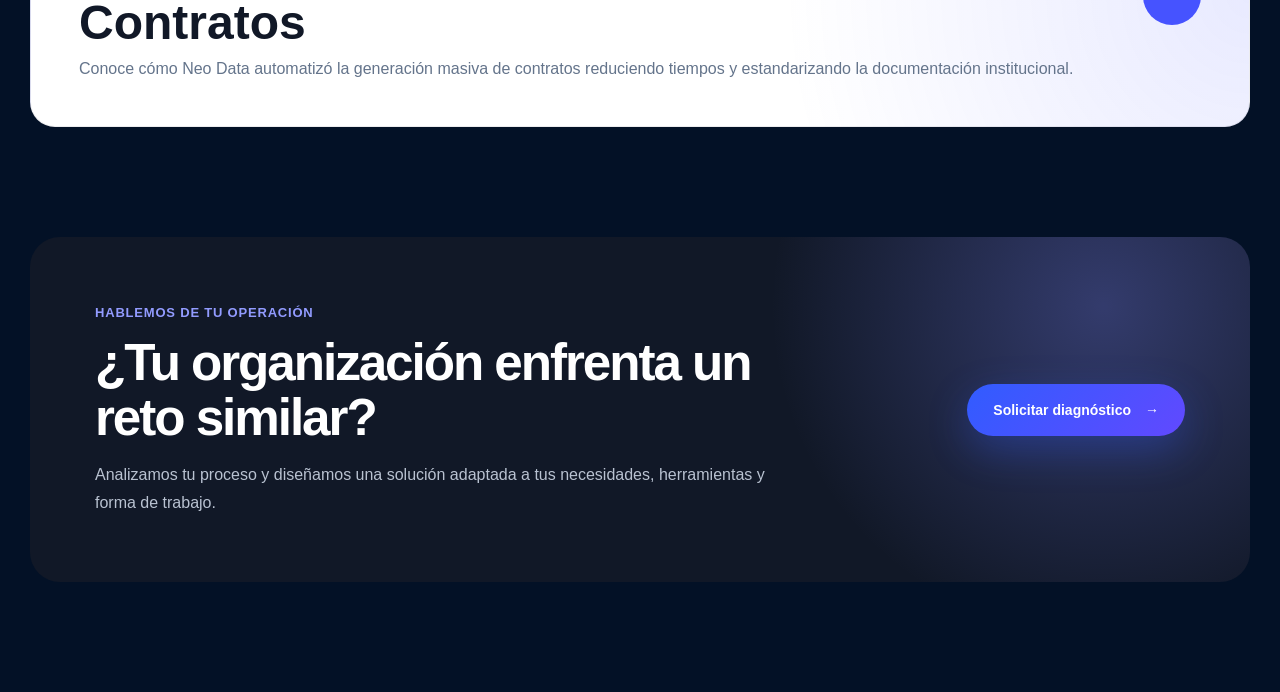
<file: proyectos/expediente-digital.html>
<!DOCTYPE html>
<html lang="es">
  <head>
    <meta charset="UTF-8" />

    <meta
      name="viewport"
      content="width=device-width, initial-scale=1.0"
    />

    <meta
      name="description"
      content="Caso de estudio de Neo Data sobre la automatización de expedientes digitales mediante clasificación inteligente de documentos, organizacion documental y validación de información."
    />

    <title>Expediente Digital Inteligente | Neo Data</title>

    <link rel="stylesheet" href="../assets/css/styles.css" />
    <link rel="stylesheet" href="../assets/css/project-case.css" />
  </head>

  <body>
    <!-- =====================================================
         NAVEGACIÓN
    ====================================================== -->

    <header class="site-header" id="site-header">
      <div class="container header-container">
        <a href="../index.html#inicio" class="brand">
          <span class="brand-symbol">N</span>

          <span class="brand-text">
            <strong>NEO</strong>DATA
          </span>
        </a>

        <button
          class="menu-button"
          type="button"
          aria-label="Abrir menú de navegación"
          aria-expanded="false"
        >
          ☰
        </button>

        <nav class="main-navigation" aria-label="Navegación principal">
          <a href="../index.html#inicio">Inicio</a>
          <a href="../index.html#por-que-neo">Neo Data</a>
          <a href="../index.html#ecosistema">Ecosistema Neo</a>
          <a href="../index.html#soluciones">Soluciones</a>
          <a href="../index.html#proyectos" class="active">Proyectos</a>

          <a
            href="../index.html#contacto"
            class="navigation-button"
          >
            Contacto
          </a>
        </nav>
      </div>
    </header>

    <main>
      <!-- =====================================================
           HERO DEL PROYECTO
      ====================================================== -->

      <section class="project-hero">
        <div class="container project-hero-container">
          <div class="project-hero-content">
            <a
              href="../index.html#proyectos"
              class="project-back-link"
            >
              <span aria-hidden="true">←</span>
              Volver a proyectos
            </a>

            <div class="project-labels">
              <span class="project-case-label">Caso de estudio</span>
              <span class="project-category-label">
                Gestión documental
              </span>
            </div>

            <h1>
              Expediente Digital
              <span>Inteligente.</span>
            </h1>

            <p class="project-hero-description">
              Automatización de la organización, clasificación y validación de expedientes digitales
              mediante reglas de negocio que permite localizar documentos, detectar faltantes y mantener
              información documental estructurada y preparada para crecer.
            </p>

            <div class="project-hero-actions">
              <a href="#solucion" class="button button-primary">
                Conocer la solución
                <span aria-hidden="true">↓</span>
              </a>

              <a
                 href="https://wa.me/523348070433?text=Hola%2C%20vi%20uno%20de%20los%20proyectos%20de%20Neo%20Data%20y%20me%20interesa%20solicitar%20una%20soluci%C3%B3n%20similar."
                 class="button button-secondary"
                 target="_blank"
                 rel="noopener noreferrer"
              >
                 Solicitar una solución similar
              </a>
            </div>

            <div class="project-hero-meta">
              <div>
                <span>Área</span>
                <strong>Recursos Humanos</strong>
              </div>

              <div>
                <span>Tipo de solución</span>
                <strong>Gestión documental inteligente</strong>
              </div>

              <div>
                <span>Activo principal</span>
                <strong>NeoDocs</strong>
              </div>
            </div>
          </div>

          <div class="project-hero-visual">
            <img class="project-hero-image" src="../assets/expediente-digital-dashboard.webp" alt="Dashboard moderno del sistema de expediente digital" />
            <!--
              Sustituir este bloque por una captura real cuando exista.

              Ejemplo:

              <img
                src="../assets/images/proyectos/nombre-proyecto/dashboard.png"
                alt="Dashboard del nombre del proyecto"
              />
            -->

            <div class="project-demo-window">
              <div class="project-window-header">
                <div>
                  <span></span>
                  <span></span>
                  <span></span>
                </div>

                <small>Neo Data</small>
              </div>

              <div class="project-window-content">
                <div class="project-window-sidebar">
                  <span class="active"></span>
                  <span></span>
                  <span></span>
                  <span></span>
                </div>

                <div class="project-window-main">
                  <div class="project-window-title"></div>

                  <div class="project-window-stats">
                    <div>
                      <span></span>
                      <strong></strong>
                    </div>

                    <div>
                      <span></span>
                      <strong></strong>
                    </div>

                    <div>
                      <span></span>
                      <strong></strong>
                    </div>
                  </div>

                  <div class="project-window-chart">
                    <span style="height: 36%"></span>
                    <span style="height: 62%"></span>
                    <span style="height: 48%"></span>
                    <span style="height: 79%"></span>
                    <span style="height: 67%"></span>
                    <span style="height: 91%"></span>
                  </div>
                </div>
              </div>
            </div>

            <div class="project-floating-result">
              <span>Expedientes organizados</span>
              <strong>Documentación lista para consultar</strong>
            </div>
          </div>
        </div>
      </section>


      <section class="project-assets-strip" aria-label="Activos Neo utilizados">

          <div class="container project-assets-strip-container">

              <span class="project-assets-strip-label">
                  Desarrollado con
              </span>

              <div class="project-assets-strip-list">

              <a href="../pages/neodocs.html">
                  <span class="project-assets-strip-icon">📁</span>
                  <strong>NeoDocs</strong>
              </a>

              <a href="../pages/neoflow.html">
                  <span class="project-assets-strip-icon">⌘</span>
                  <strong>NeoFlow</strong>
              </a>

              <a href="../pages/neoreports.html">
                  <span class="project-assets-strip-icon">⌁</span>
                  <strong>NeoReports</strong>
              </a>

          </div>

      </div>

  </section>

      <!-- =====================================================
           RESUMEN DEL PROYECTO
      ====================================================== -->

      <section class="project-summary-section">
        <div class="container">
          <div class="project-summary-grid">
            <div class="project-summary-introduction">
              <p class="section-label">Resumen del proyecto</p>

              <h2>
                De expedientes dispersos a una gestión documental inteligente y escalable
              </h2>
            </div>

            <div class="project-summary-description">
              <p>
                La administración de expedientes digitales implicaba organizar cientos de documentos provenientes de diferentes fuentes, nombrados de forma incosistente y almacenados en mútiples carpetas. Localizar información, validar expedientes y detectar documentos faltantes requeria una revisión manual constante.
              </p>

              <p>
                Neo Data desarrolló una solución que clasifica automáticamente los documentos, normaliza su estructura, organiza los expedientes bajo reglas de negocio y facilita la consulta mediante una gestión documental más eficiente y confiable.
              </p>
            </div>
          </div>

          <div class="project-summary-cards">
            <article>
              <span>01</span>
              <small>Situación inicial</small>
              <strong>Documentos dispersos</strong>
            </article>

            <article>
              <span>02</span>
              <small>Necesidad principal</small>
              <strong>Organización documental</strong>
            </article>

            <article>
              <span>03</span>
              <small>Solución desarrollada</small>
              <strong>Clasificación inteligente</strong>
            </article>

            <article>
              <span>04</span>
              <small>Resultado</small>
              <strong>Expedientes estructurados</strong>
            </article>
          </div>
        </div>
      </section>

      <!-- =====================================================
           EL DESAFÍO
      ====================================================== -->

      <section class="project-challenge-section">
        <div class="container project-two-columns">
          <div class="project-section-heading">
            <p class="section-label">El desafío</p>

            <h2>
              Administrar miles de doocumentos sin una estructura estandarizada limitada la eficiencia del proceso.
            </h2>
          </div>

          <div class="project-section-content">
            <p>
              Cada expediente estaba compuesto por múltiples documentos con diferentes formatos, nombres y criterios de almacemiento. La organización dependía de procesos manuales que consumían tiempo y aumentaban el riesgo de errores, duplicados
              o información incompleta.
            </p>

            <p>
              Conforme el volumen documental crecía, localizar archivos específicos, verificar expedientes completos y mantener una estructura homogénea se convertía en una
              tarea cada vez más compleja para el equipo responsable.
            </p>

            <div class="project-challenge-list">
              <article>
                <span aria-hidden="true">01</span>

                <div>
                  <h3>Documentación desorganizada</h3>

                  <p>
                    Los archivos se almacenaban con nombres, formatos y ubicaciones diferentes,
                    dificultando su identificación y consulta.
                  </p>
                </div>
              </article>

              <article>
                <span aria-hidden="true">02</span>

                <div>
                  <h3>Clasificación manual</h3>

                  <p>
                    Cada documento debía revisarse individualmente para identificar su tipo,
                    renombrarlo y ubicarlo dentro del expediente correspondiente.
                  </p>
                </div>
              </article>

              <article>
                <span aria-hidden="true">03</span>

                <div>
                  <h3>Falta de control documental</h3>

                  <p>
                    Detectar documentos faltantes, expdientes incompletos o inconsistencias
                    requeria revisiones constantes y un alto esfuerzo operativo.
                  </p>
                </div>
              </article>
            </div>
          </div>
        </div>
      </section>

      <!-- =====================================================
           LA SOLUCIÓN
      ====================================================== -->

      <section class="project-solution-section" id="solucion">
        <div class="container">
          <div class="project-solution-heading">
            <div>
              <p class="section-label">La solución Neo</p>

              <h2>
                Una plataforma que transforma documentos en información organizada y útil.
              </h2>
            </div>

            <p>
              Neo Data desarrolló una solución que automatiza la clasificación de documentos,
              organiza expedientes digitales bajo reglas de negocio, identifica información relevante
              y mantiene una estructura documental consistente, preparada para crecer junto con la organización.
            </p>
          </div>

          <div class="project-solution-layout">
            <div class="project-solution-visual">
              <div class="solution-flow-card">
                <div class="solution-flow-step">
                  <span>01</span>

                  <div>
                    <small>Entrada</small>
                    <strong>Documentos digitales</strong>
                  </div>
                </div>

                <div class="solution-flow-arrow">↓</div>

                <div class="solution-flow-step">
                  <span>02</span>

                  <div>
                    <small>Proceso</small>
                    <strong>Clasificación inteligente</strong>
                  </div>
                </div>

                <div class="solution-flow-arrow">↓</div>

                <div class="solution-flow-step">
                  <span>03</span>

                  <div>
                    <small>Resultado</small>
                    <strong>Expedientes organizados</strong>
                  </div>
                </div>
              </div>
            </div>

            <div class="project-solution-content">
              <p>
                La plataforma interpreta la documentación recibida, aplica reglas de clasificación, normaliza la estructura de los expedientes y
                facilita la consulta mediante una organización documental uniforme y trazable.
              </p>

              <ul class="project-check-list">
                <li>
                  Clasificación automática de documentos.
                </li>

                <li>
                  Normalización de nombres y estructura documental.
                </li>

                <li>
                  Organización inteligente de expedientes digitales.
                </li>

                <li>
                  Identificación de documentos faltantes.
                </li>

                <li>
                  Generación de reportes de validación.
                </li>

                <li>
                  Estructura preparada para incorporar nuevos expedientes de forma automática.
                </li>
              </ul>
            </div>
          </div>
        </div>
      </section>

      <!-- =====================================================
           VISTAS DEL PROYECTO
      ====================================================== -->

      <section class="project-visuals-section" aria-labelledby="vistas-expediente">
        <div class="container">
          <div class="section-heading">
            <p class="section-label">Así funciona la solución</p>
            <h2 id="vistas-expediente">Clasificación, OCR y trazabilidad documental.</h2>
            <p class="section-description">
              El proceso organiza expedientes masivos, conserva respaldos y separa automáticamente los casos que requieren revisión.
            </p>
          </div>

          <div class="project-visuals-grid">
            <button class="project-visual-card" type="button">
              <img src="../assets/expediente-digital-dashboard.webp" alt="Dashboard conceptual de expediente digital" loading="lazy" decoding="async" />
              <span class="project-visual-caption">
                <strong>Vista conceptual</strong>
                <span>Propuesta de tablero para procesamiento, OCR, clasificación y revisión manual.</span>
              </span>
            </button>

            <button class="project-visual-card" type="button">
              <img src="../assets/expediente-digital-excel.webp" alt="Log operativo en Excel del expediente digital" loading="lazy" decoding="async" />
              <span class="project-visual-caption">
                <strong>Vista operativa</strong>
                <span>Log generado por el script con nombres sugeridos, estados, respaldos y observaciones.</span>
              </span>
            </button>
          </div>
        </div>
      </section>

      <!-- =====================================================
           FUNCIONALIDADES
      ====================================================== -->

      <section class="project-features-section">
        <div class="container">
          <div class="section-heading">
            <p class="section-label">Funcionalidades</p>

            <h2>
              Funcionalidades para una gestión documental inteligente.
            </h2>

            <p class="section-description">
              La solución automátiza la clasificación, organización y validación de documentos
              para mantener expedientes digitales estructurados, consistentes y listos para su consulta en cualquier momento.
            </p>
          </div>

          <div class="project-features-grid">
            <article class="project-feature-card">
              <div class="project-feature-icon">⌘</div>

              <span>01</span>

              <h3>Clasificación automática</h3>

              <p>
                Identifica el tipo de documento y lo incorpora automáticamente al expediente correspondiente.
              </p>
            </article>

            <article class="project-feature-card">
              <div class="project-feature-icon">⌕</div>

              <span>02</span>

              <h3>Normalización documental</h3>

              <p>
                Estandariza nombres, estructura y organización para mantener expedientes uniformes.
              </p>
            </article>

            <article class="project-feature-card">
              <div class="project-feature-icon">▥</div>

              <span>03</span>

              <h3>Validación de expedientes</h3>

              <p>
                Detecta documentos faltantes e inconsistencias antes de que afecten la operación.
              </p>
            </article>

            <article class="project-feature-card">
              <div class="project-feature-icon">▤</div>

              <span>04</span>

              <h3>Organización inteligente</h3>

              <p>
                Genera automáticamente la estructura documental de cada expediente siguiendo reglas de negocio.
              </p>
            </article>

            <article class="project-feature-card">
              <div class="project-feature-icon">↻</div>

              <span>05</span>

              <h3>Actualización continua</h3>

              <p>
                Permite incorporar nuevos documentos sin reorganizar manualmente los expedientes existentes.
              </p>
            </article>

            <article class="project-feature-card">
              <div class="project-feature-icon">✓</div>

              <span>06</span>

              <h3>Trazabilidad documental</h3>

              <p>
                Facilita la consulta, auditoría y seguimiento de cada documento durante todo su ciclo de vida.
              </p>
            </article>
          </div>
        </div>
      </section>

      <!-- =====================================================
           RESULTADOS
      ====================================================== -->

      <section class="project-results-section">
        <div class="container">
          <div class="project-results-heading">
            <div>
              <p class="section-label">Resultados</p>

              <h2>
                Expedientes organizados, información confiable y una gestión documental más eficiente.
              </h2>
            </div>

            <p>
              La solución permitió transformar un proceso documental manual en una estructura organizada,
              escalable y preparada para facilitar la consulta, el seguimiento y la administración de expedientes digitales.
            </p>
          </div>

          <div class="project-results-grid">
            <article>
              <strong>100%</strong>
              <span>Expedientes estructurados</span>

              <p>
                Los documentos mantienen una organización uniforme y consistente dentro de cada expediente.
              </p>
            </article>

            <article>
              <strong>↓</strong>
              <span>Menor trabajo manual</span>

              <p>
                La clasificación automática redujo significativamente el tiempo dedicado a organizar documentos.
              </p>
            </article>

            <article>
              <strong>+</strong>
              <span>Mayor trazabilidad</span>

              <p>
                La validación documental facilita detectar faltantes e inconsistencis de forma oportuna.
              </p>
            </article>

            <article>
              <strong>↗</strong>
              <span>Consulta más rápida</span>

              <p>
                Los expedientes pueden locarlizarse y revisarse con mayor facilidad gracias a una estructura uniforme.
              </p>
            </article>
          </div>
        </div>
      </section>

      <!-- =====================================================
           ANTES Y DESPUÉS
      ====================================================== -->

      <section class="project-comparison-section">
        <div class="container">
          <div class="section-heading">
            <p class="section-label">Transformación del proceso</p>

            <h2>De documentos dispersos a expedientes digitales inteligentes.</h2>
          </div>

          <div class="project-comparison-grid">
            <article class="project-comparison-card before">
              <span class="comparison-label">Antes</span>

              <h3>Organización manual</h3>

              <ul>
                <li>Documentos con nombres inconsistentes.</li>
                <li>Carpetas sin estructura uniforme.</li>
                <li>Clasificación realizada manualmente.</li>
                <li>Expedientes incompletos dificles de detectar.</li>
                <li>Búsquedas lentas entre múltiples archivos.</li>
              </ul>
            </article>

            <div class="project-comparison-arrow" aria-hidden="true">
              →
            </div>

            <article class="project-comparison-card after">
              <span class="comparison-label">Después</span>

              <h3>Gestión documental inteligente</h3>

              <ul>
                <li>Clasificación automática.</li>
                <li>Expedientes organizados bajo reglas de negocio.</li>
                <li>Documentos normalizados.</li>
                <li>Validación de faltantes.</li>
                <li>Consulta rápida y trazable.</li>
              </ul>
            </article>
          </div>
        </div>
      </section>

      <!-- =====================================================
           TECNOLOGÍAS
      ====================================================== -->

      <section class="project-technologies-section">
        <div class="container project-technologies-layout">
          <div>
            <p class="section-label">Tecnologías</p>

            <h2>
              Herramientas seleccionadas de acuerdo con la operación.
            </h2>

            <p>
              No todas las etiquetas deben utilizarse en cada proyecto. Conserva
              únicamente las tecnologías realmente implementadas.
            </p>
          </div>

          <div class="project-technology-list">
            <span>Python</span>
            <span>OCR</span>
            <span>PyMuPDF</span>
            <span>OpenPyXL</span>
            <span>Excel</span>
          </div>
        </div>
      </section>

      <!-- =====================================================
           ACTIVOS NEO
      ====================================================== -->

      <section class="project-assets-section">
        <div class="container">
          <div class="section-heading">
            <p class="section-label">Ecosistema Neo</p>

            <h2>Activos Neo involucrados en el proyecto.</h2>

            <p class="section-description">
              Cada implementación combina capacidades del Ecosistema Neo según
              las necesidades del proceso.
            </p>
          </div>

          <div class="project-neo-assets">
            <a href="../pages/neopeople.html" class="project-neo-card">
              <div class="asset-icon asset-icon-teal">👥</div>

              <div>
                <span>Activo principal</span>
                <h3>NeoDocs</h3>

                <p>
                  Organiza, clasifica y administra expedientes digitales mediante reglas documentales inteligentes.
                </p>
              </div>

              <strong aria-hidden="true">→</strong>
            </a>

            <a href="../pages/neoreports.html" class="project-neo-card">
              <div class="asset-icon asset-icon-purple">⌁</div>

              <div>
                <span>Activo complementario</span>
                <h3>NeoFlow</h3>

                <p>
                  Automatiza la clasificación, integración y actualización continua de la documentación.
                </p>
              </div>

              <strong aria-hidden="true">→</strong>
            </a>

            <a href="../pages/neoflow.html" class="project-neo-card">
              <div class="asset-icon asset-icon-orange">⌘</div>

              <div>
                <span>Activo complementario</span>
                <h3>NeoReports</h3>

                <p>
                  Genera reportes e indicadores para supervisar la integridad y el estado de los expedientes.
                </p>
              </div>

              <strong aria-hidden="true">→</strong>
            </a>
          </div>
        </div>
      </section>

      <!-- =====================================================
           PERFIL DE ORGANIZACIÓN
      ====================================================== -->

      <section class="project-fit-section">
        <div class="container project-fit-layout">
          <div class="project-fit-heading">
            <p class="section-label">Aplicación</p>

            <h2>
              Esta solución puede adaptarse a organizaciones que: administran grandes volúmenes de documentación digital.
            </h2>
          </div>

          <div class="project-fit-list">
            <article>
              <span>01</span>

              <p>
                Gestionan expedientes digitales de personal, clientes o proveedores.
              </p>
            </article>

            <article>
              <span>02</span>

              <p>
                Necesitan organizar documentación bajo criterios homogéneos.
              </p>
            </article>

            <article>
              <span>03</span>

              <p>
                Buscan detectar documentos faltantes antes de auditorías o revisiones.
              </p>
            </article>

            <article>
              <span>04</span>

              <p>
                Requieren una gestión documental escalable y preparada para crecer.
              </p>
            </article>
          </div>
        </div>
      </section>

      <!-- =====================================================
           SIGUIENTE PROYECTO
      ====================================================== -->

      <section class="next-project-section">
        <div class="container">
          <a
            href="./contratos.html"
            class="next-project-card"
          >
            <div>
              <span>Siguiente proyecto</span>

              <h2>Sistema Inteligente de Generación de Contratos</h2>

              <p>
                Conoce cómo Neo Data automatizó la generación masiva de contratos
                reduciendo tiempos y estandarizando la documentación institucional.
              </p>
            </div>

            <strong aria-hidden="true">→</strong>
          </a>
        </div>
      </section>

      <!-- =====================================================
           CTA
      ====================================================== -->

      <section class="project-cta-section">
        <div class="container project-cta-container">
          <div>
            <p class="section-label">Hablemos de tu operación</p>

            <h2>¿Tu organización enfrenta un reto similar?</h2>

            <p>
              Analizamos tu proceso y diseñamos una solución adaptada a tus
              necesidades, herramientas y forma de trabajo.
            </p>
          </div>

          <a
            href="../index.html#contacto"
            class="button button-primary"
          >
            Solicitar diagnóstico
            <span aria-hidden="true">→</span>
          </a>
        </div>
      </section>
    </main>

    <script src="../assets/js/main.js"></script>
    <script src="../assets/js/project-gallery.js"></script>
  </body>
</html>
</file>
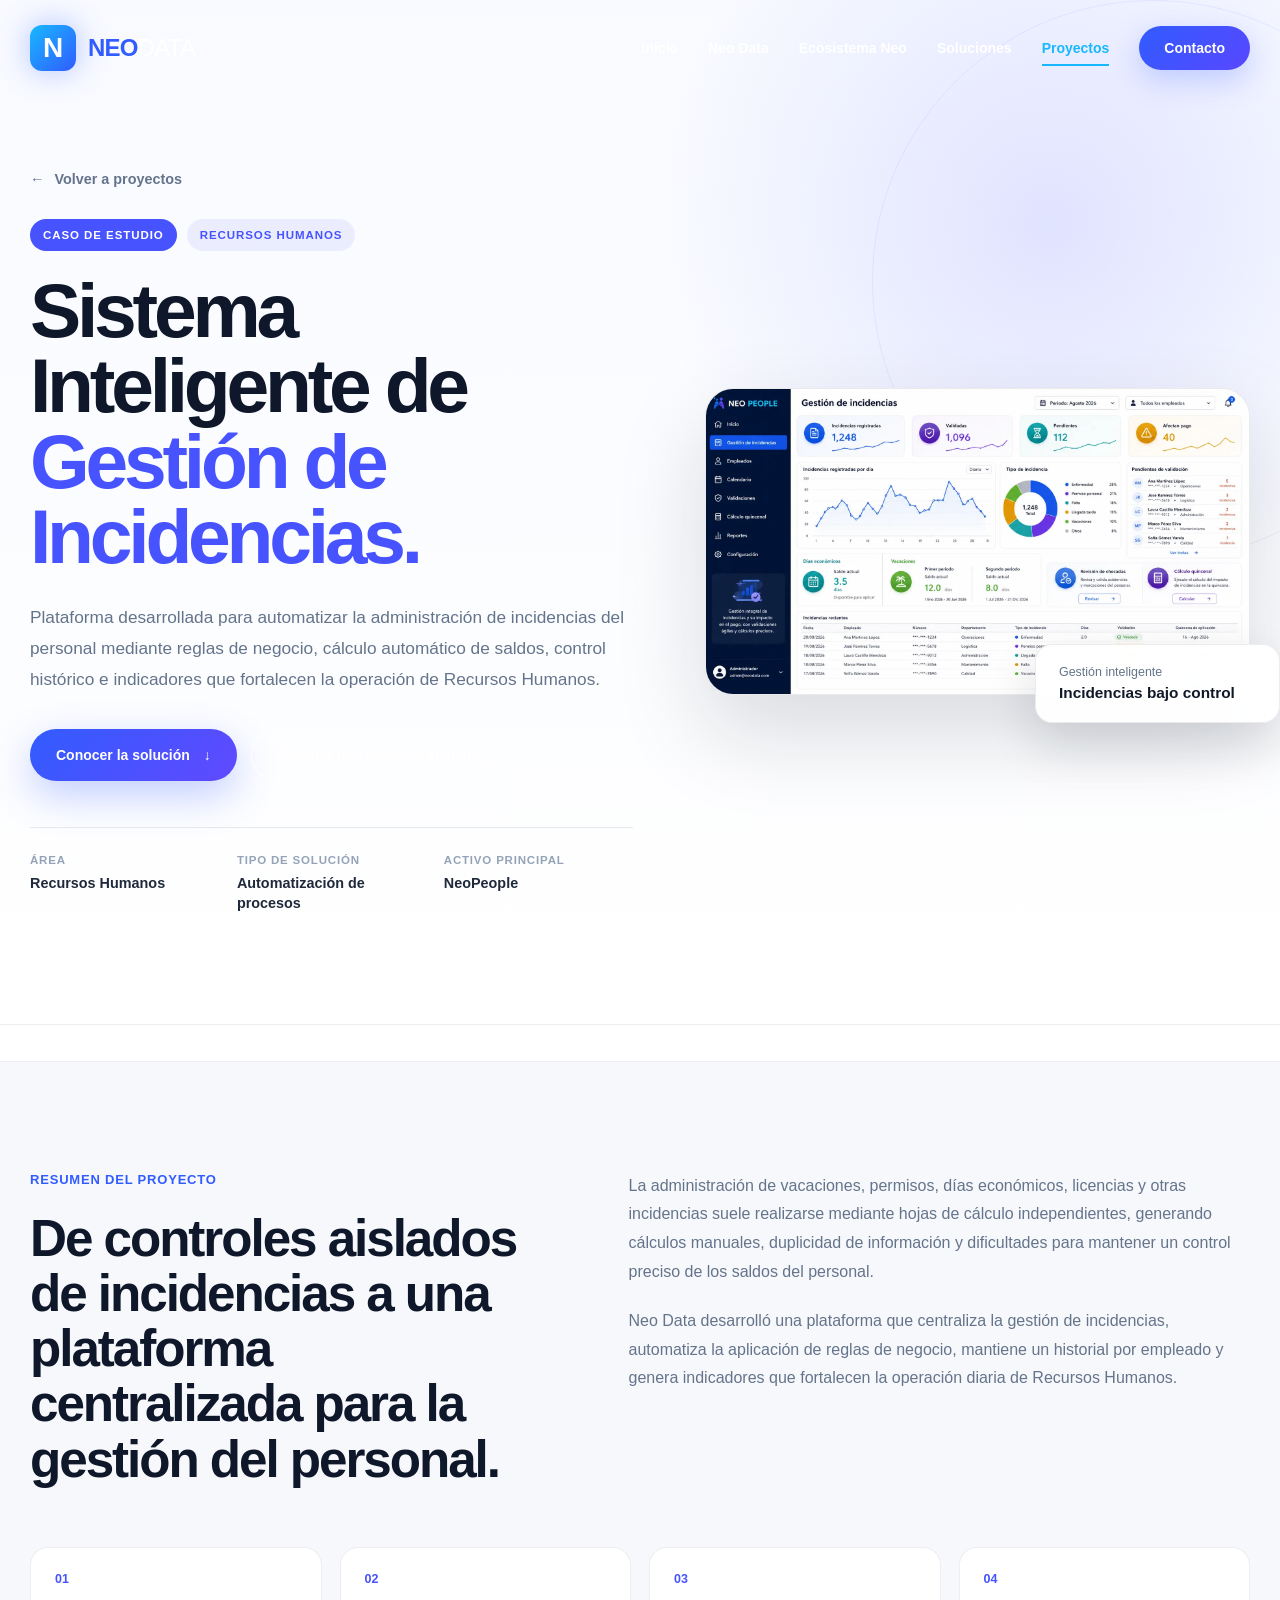
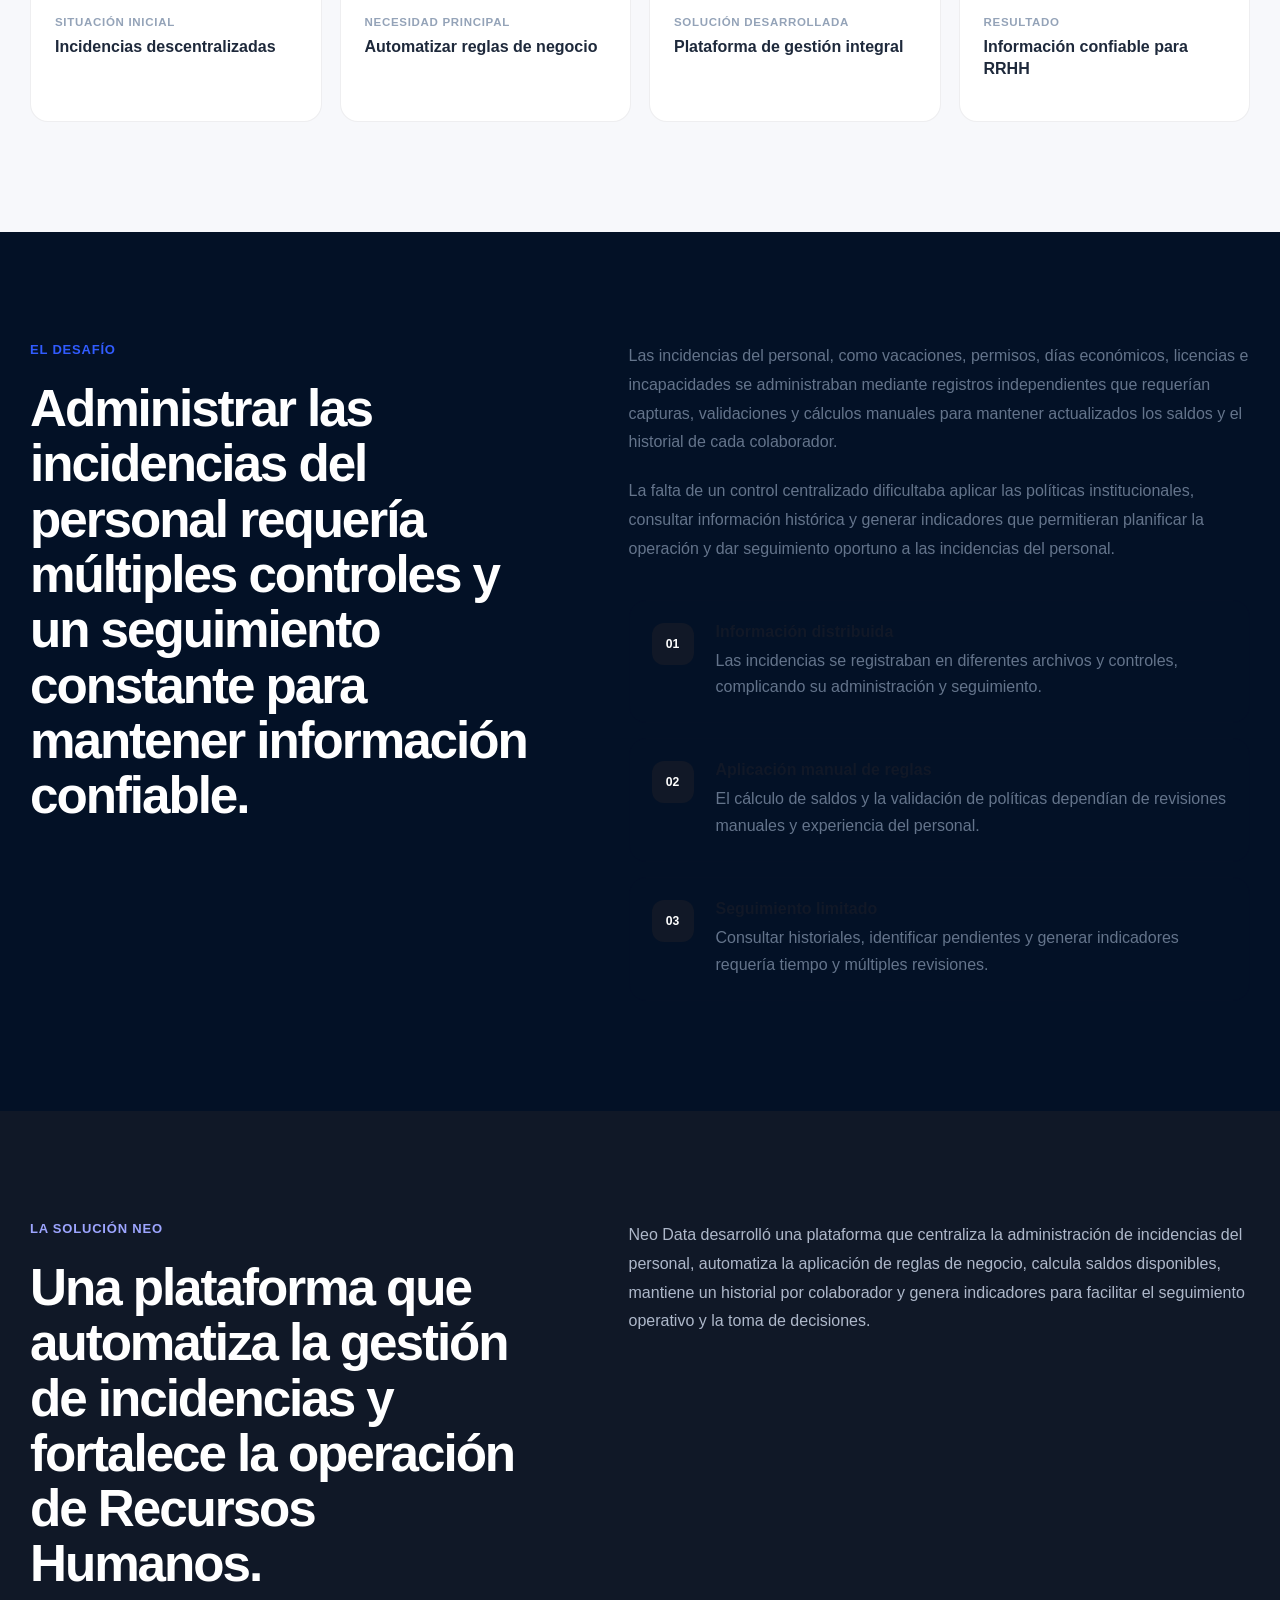
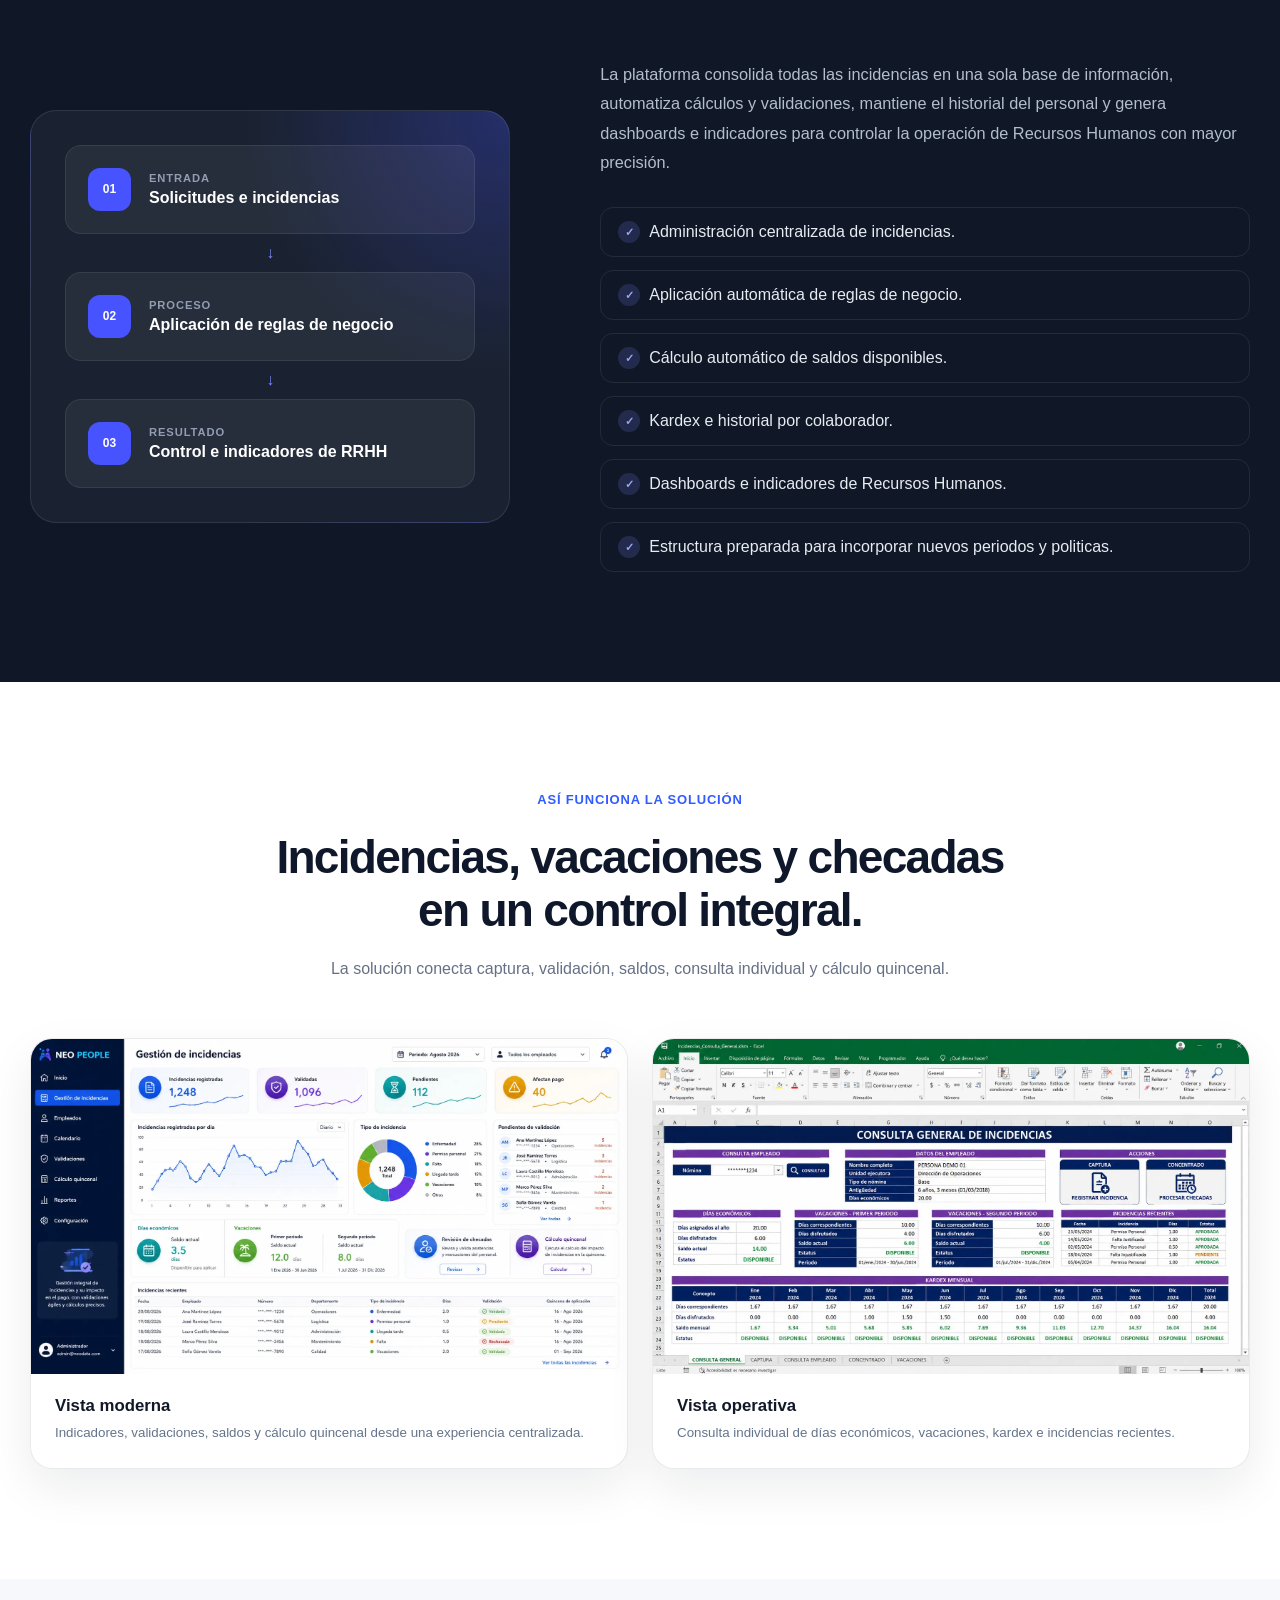
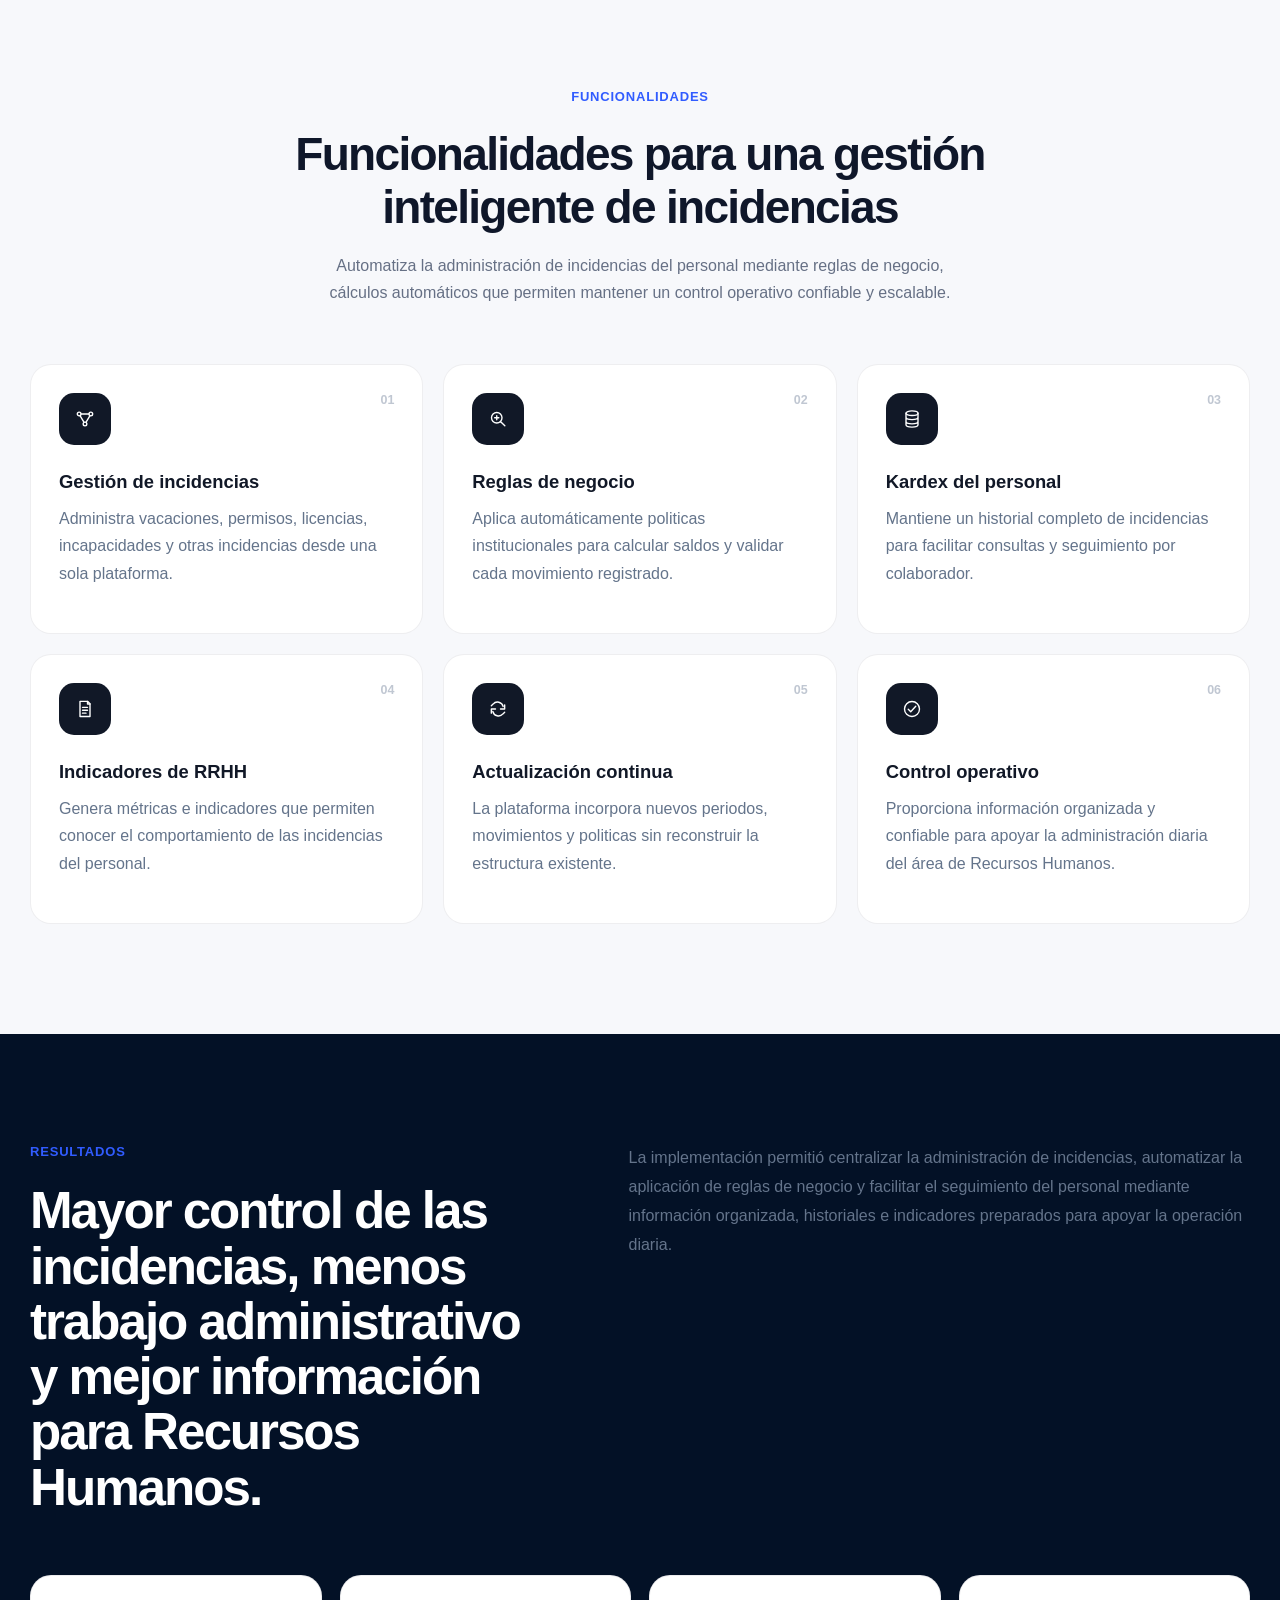
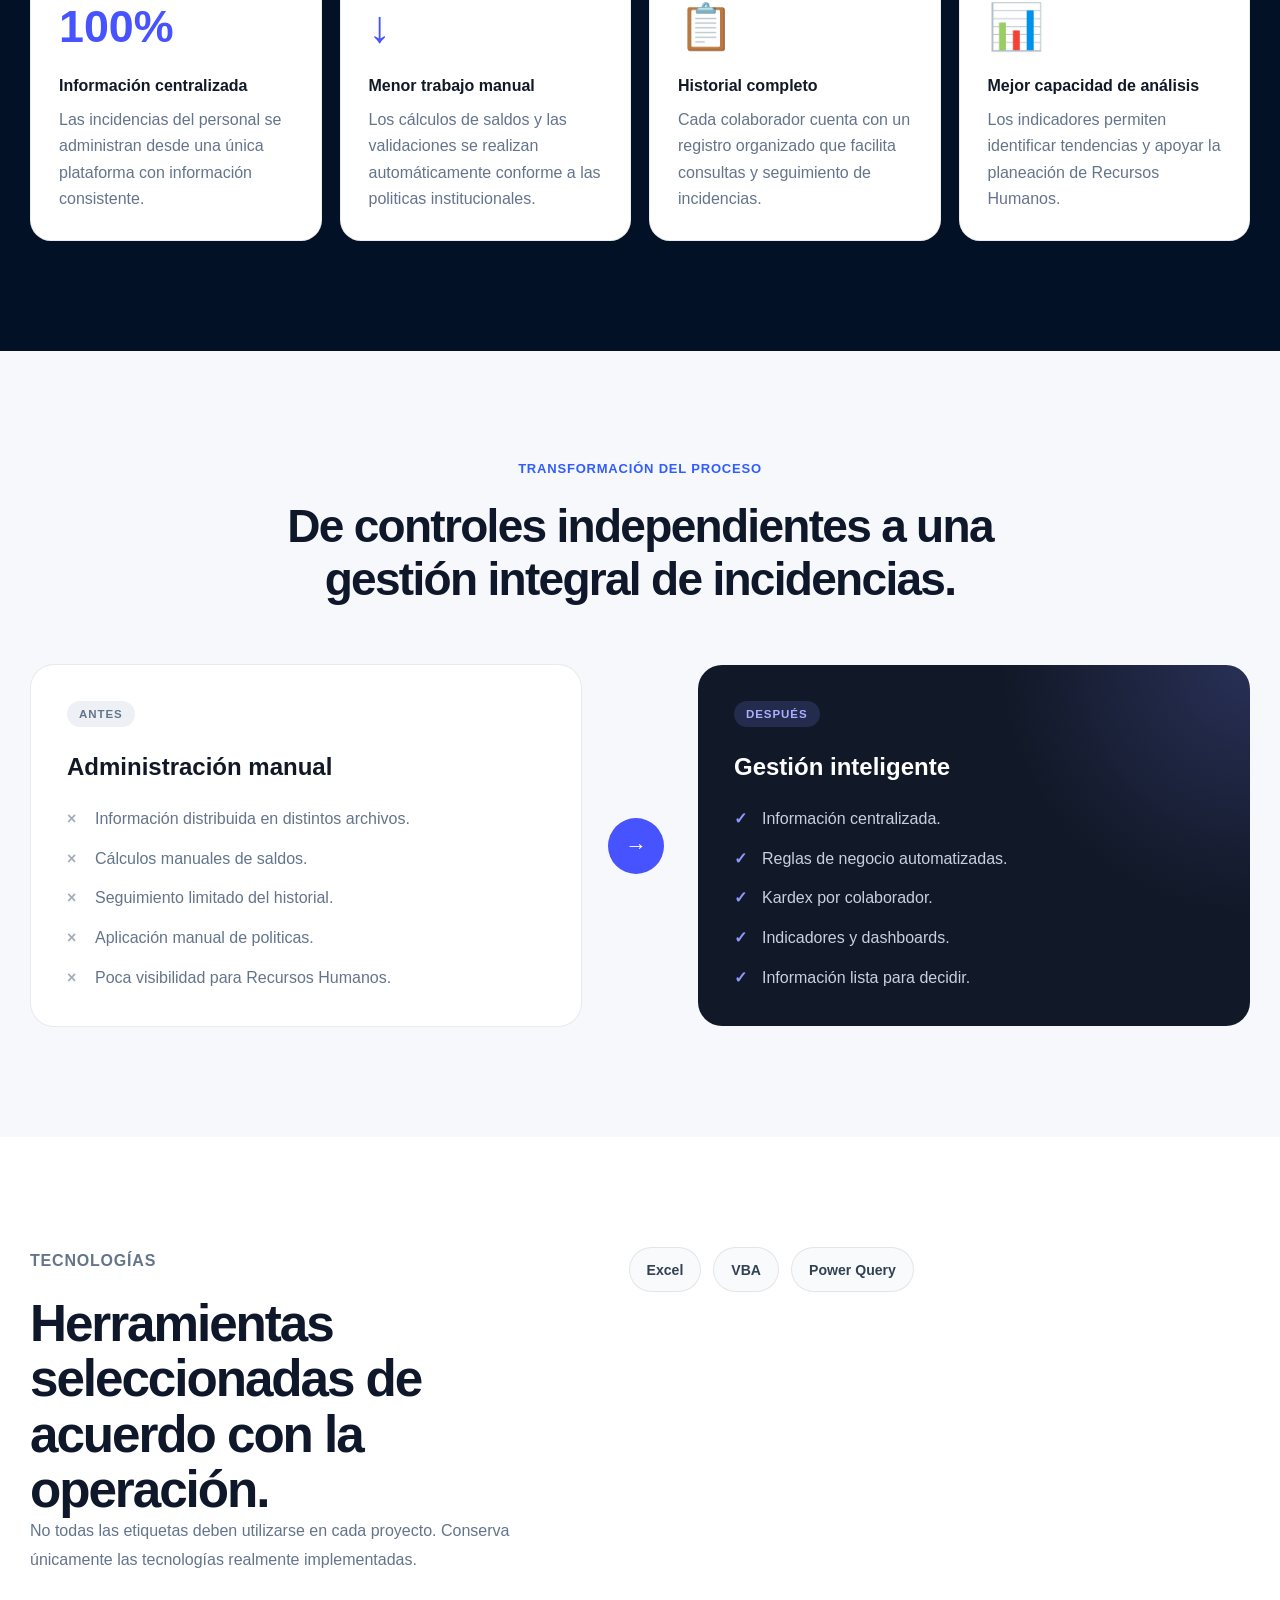
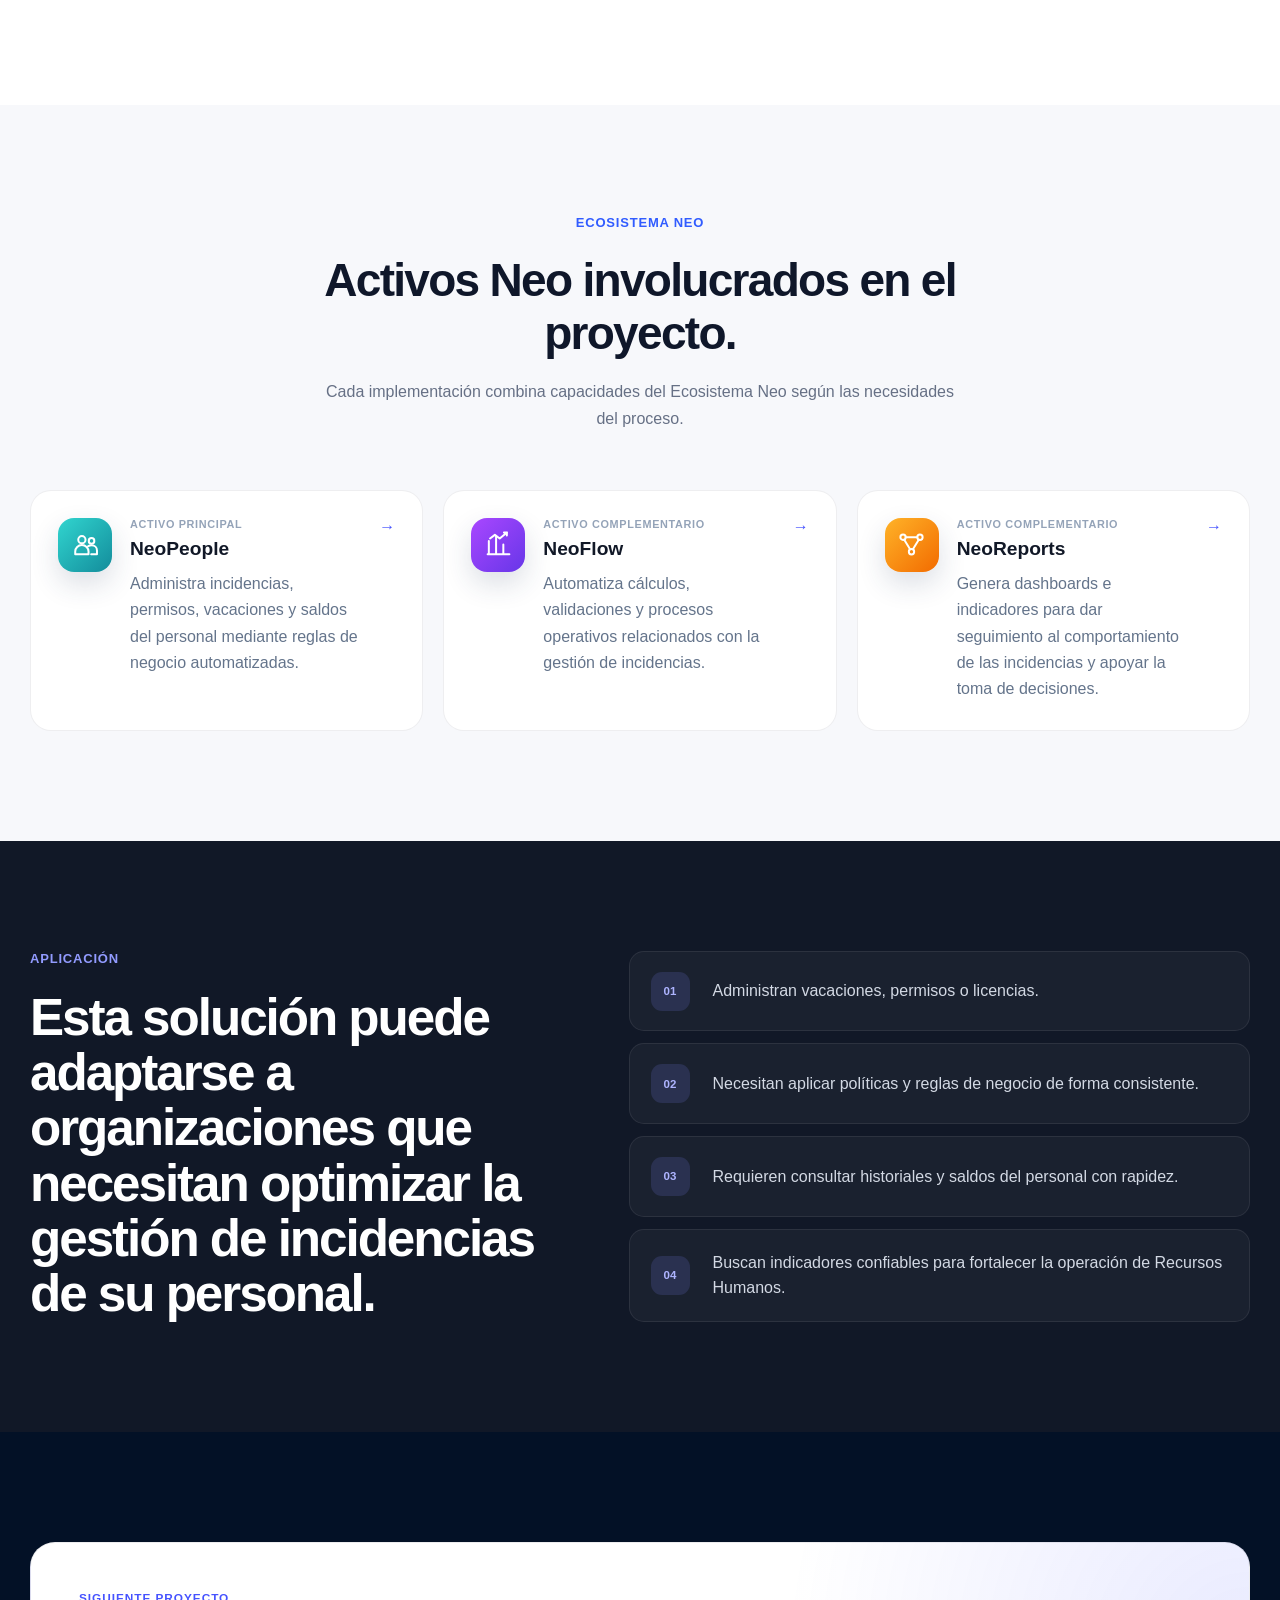
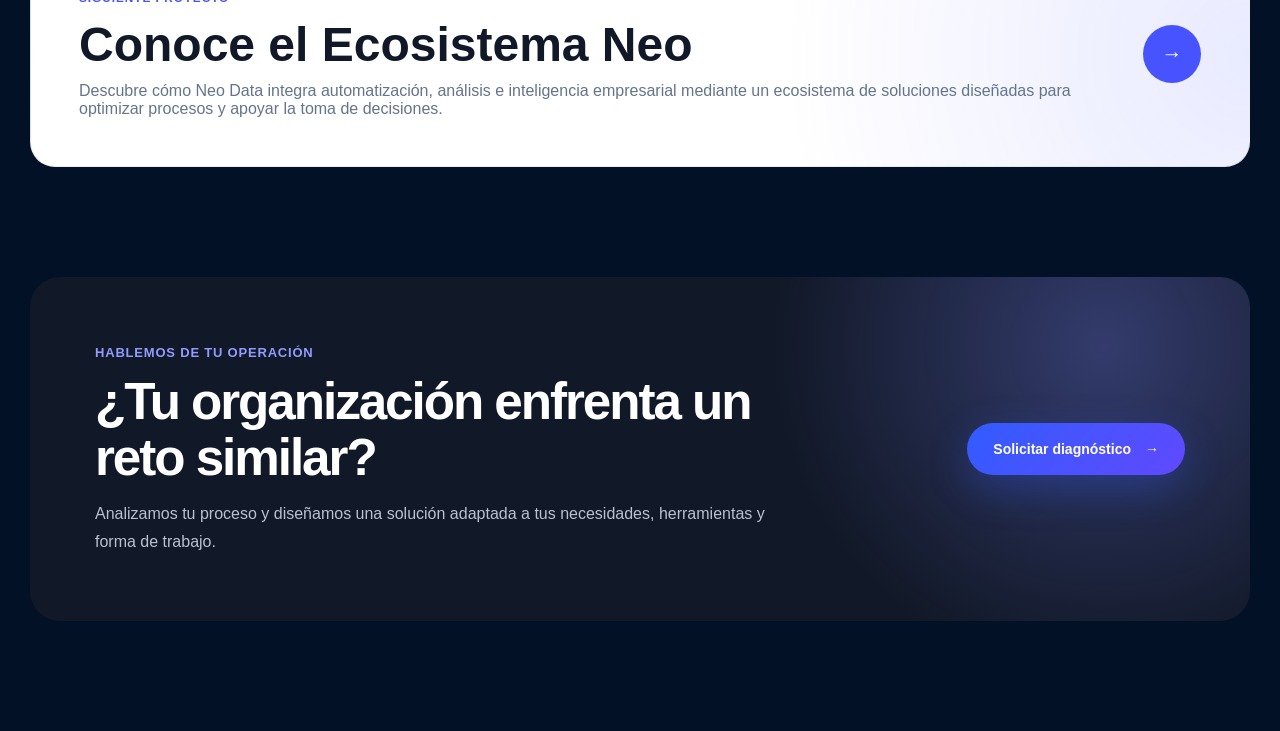
<file: proyectos/incidencias.html>
<!DOCTYPE html>
<html lang="es">
  <head>
    <meta charset="UTF-8" />

    <meta
      name="viewport"
      content="width=device-width, initial-scale=1.0"
    />

    <meta
      name="description"
      content="Caso de estudio de Neo Data: plataforma para automatizar la gestión de incidencias del personal mediante reglas de negocio, cálculo de saldos, dashboards e indicadores de Recursos Humanos."
    />

    <title>Sistema Inteligente de Gestión de Incidencias | Neo Data</title>

    <link rel="stylesheet" href="../assets/css/styles.css" />
    <link rel="stylesheet" href="../assets/css/project-case.css" />
  </head>

  <body>
    <!-- =====================================================
         NAVEGACIÓN
    ====================================================== -->

    <header class="site-header" id="site-header">
      <div class="container header-container">
        <a href="../index.html#inicio" class="brand">
          <span class="brand-symbol">N</span>

          <span class="brand-text">
            <strong>NEO</strong>DATA
          </span>
        </a>

        <button
          class="menu-button"
          type="button"
          aria-label="Abrir menú de navegación"
          aria-expanded="false"
        >
          ☰
        </button>

        <nav class="main-navigation" aria-label="Navegación principal">
          <a href="../index.html#inicio">Inicio</a>
          <a href="../index.html#por-que-neo">Neo Data</a>
          <a href="../index.html#ecosistema">Ecosistema Neo</a>
          <a href="../index.html#soluciones">Soluciones</a>
          <a href="../index.html#proyectos" class="active">Proyectos</a>

          <a
            href="../index.html#contacto"
            class="navigation-button"
          >
            Contacto
          </a>
        </nav>
      </div>
    </header>

    <main>
      <!-- =====================================================
           HERO DEL PROYECTO
      ====================================================== -->

      <section class="project-hero">
        <div class="container project-hero-container">
          <div class="project-hero-content">
            <a
              href="../index.html#proyectos"
              class="project-back-link"
            >
              <span aria-hidden="true">←</span>
              Volver a proyectos
            </a>

            <div class="project-labels">
              <span class="project-case-label">Caso de estudio</span>
              <span class="project-category-label">
                Recursos Humanos
              </span>
            </div>

            <h1>
              Sistema Inteligente de
              <span>Gestión de Incidencias.</span>
            </h1>

            <p class="project-hero-description">
              Plataforma desarrollada para automatizar la administración de incidencias del personal
              mediante reglas de negocio, cálculo automático de saldos, control histórico e indicadores
              que fortalecen la operación de Recursos Humanos.
            </p>

            <div class="project-hero-actions">
              <a href="#solucion" class="button button-primary">
                Conocer la solución
                <span aria-hidden="true">↓</span>
              </a>

              <a
                 href="https://wa.me/523348070433?text=Hola%2C%20vi%20uno%20de%20los%20proyectos%20de%20Neo%20Data%20y%20me%20interesa%20solicitar%20una%20soluci%C3%B3n%20similar."
                 class="button button-secondary"
                 target="_blank"
                 rel="noopener noreferrer"
              >
                 Solicitar una solución similar
              </a>
            </div>

            <div class="project-hero-meta">
              <div>
                <span>Área</span>
                <strong>Recursos Humanos</strong>
              </div>

              <div>
                <span>Tipo de solución</span>
                <strong>Automatización de procesos</strong>
              </div>

              <div>
                <span>Activo principal</span>
                <strong>NeoPeople</strong>
              </div>
            </div>
          </div>

          <div class="project-hero-visual">
            <img class="project-hero-image" src="../assets/incidencias-dashboard.webp" alt="Dashboard moderno del sistema de incidencias" />
            <!--
              Sustituir este bloque por una captura real cuando exista.

              Ejemplo:

              <img
                src="../assets/images/proyectos/nombre-proyecto/dashboard.png"
                alt="Dashboard del nombre del proyecto"
              />
            -->

            <div class="project-demo-window">
              <div class="project-window-header">
                <div>
                  <span></span>
                  <span></span>
                  <span></span>
                </div>

                <small>Neo Data</small>
              </div>

              <div class="project-window-content">
                <div class="project-window-sidebar">
                  <span class="active"></span>
                  <span></span>
                  <span></span>
                  <span></span>
                </div>

                <div class="project-window-main">
                  <div class="project-window-title"></div>

                  <div class="project-window-stats">
                    <div>
                      <span></span>
                      <strong></strong>
                    </div>

                    <div>
                      <span></span>
                      <strong></strong>
                    </div>

                    <div>
                      <span></span>
                      <strong></strong>
                    </div>
                  </div>

                  <div class="project-window-chart">
                    <span style="height: 36%"></span>
                    <span style="height: 62%"></span>
                    <span style="height: 48%"></span>
                    <span style="height: 79%"></span>
                    <span style="height: 67%"></span>
                    <span style="height: 91%"></span>
                  </div>
                </div>
              </div>
            </div>

            <div class="project-floating-result">
              <span>Gestión inteligente</span>
              <strong>Incidencias bajo control</strong>
            </div>
          </div>
        </div>
      </section>

      <section class="project-assets-strip">

      <div class="container">

      <span>Desarrollado con</span>

      <div class="assets-strip-list">

      <a href="../pages/neopeople.html">NeoPeople</a>

      <a href="../pages/neoflow.html">NeoFlow</a>

      <a href="../pages/neoreports.html">NeoReports</a>

      </div>

      </div>

      </section>

      <!-- =====================================================
           RESUMEN DEL PROYECTO
      ====================================================== -->

      <section class="project-summary-section">
        <div class="container">
          <div class="project-summary-grid">
            <div class="project-summary-introduction">
              <p class="section-label">Resumen del proyecto</p>

              <h2>
                De controles aislados de incidencias a una plataforma centralizada para la gestión del personal.
              </h2>
            </div>

            <div class="project-summary-description">
              <p>
                La administración de vacaciones, permisos, días económicos, licencias y otras incidencias
                suele realizarse mediante hojas de cálculo independientes, generando cálculos manuales,
                duplicidad de información y dificultades para mantener un control preciso de los saldos del personal.
              </p>

              <p>
                Neo Data desarrolló una plataforma que centraliza la gestión de incidencias, automatiza la aplicación de reglas de negocio,
                mantiene un historial por empleado y genera indicadores que fortalecen la operación diaria de Recursos Humanos.
              </p>
            </div>
          </div>

          <div class="project-summary-cards">
            <article>
              <span>01</span>
              <small>Situación inicial</small>
              <strong>Incidencias descentralizadas</strong>
            </article>

            <article>
              <span>02</span>
              <small>Necesidad principal</small>
              <strong>Automatizar reglas de negocio</strong>
            </article>

            <article>
              <span>03</span>
              <small>Solución desarrollada</small>
              <strong>Plataforma de gestión integral</strong>
            </article>

            <article>
              <span>04</span>
              <small>Resultado</small>
              <strong>Información confiable para RRHH</strong>
            </article>
          </div>
        </div>
      </section>

      <!-- =====================================================
           EL DESAFÍO
      ====================================================== -->

      <section class="project-challenge-section">
        <div class="container project-two-columns">
          <div class="project-section-heading">
            <p class="section-label">El desafío</p>

            <h2>
              Administrar las incidencias del personal requería múltiples controles y un seguimiento constante para mantener información confiable.
            </h2>
          </div>

          <div class="project-section-content">
            <p>
              Las incidencias del personal, como vacaciones, permisos, días económicos, licencias e incapacidades
              se administraban mediante registros independientes que requerían capturas, validaciones y cálculos manuales
              para mantener actualizados los saldos y el historial de cada colaborador.
            </p>

            <p>
              La falta de un control centralizado dificultaba aplicar las políticas institucionales, consultar información histórica
              y generar indicadores que permitieran planificar la operación y dar seguimiento oportuno a las incidencias del personal.
            </p>

            <div class="project-challenge-list">
              <article>
                <span aria-hidden="true">01</span>

                <div>
                  <h3>Información distribuida</h3>

                  <p>
                    Las incidencias se registraban en diferentes archivos y controles, complicando su administración y seguimiento.
                  </p>
                </div>
              </article>

              <article>
                <span aria-hidden="true">02</span>

                <div>
                  <h3>Aplicación manual de reglas</h3>

                  <p>
                    El cálculo de saldos y la validación de políticas
                    dependían de revisiones manuales y experiencia del personal.
                  </p>
                </div>
              </article>

              <article>
                <span aria-hidden="true">03</span>

                <div>
                  <h3>Seguimiento limitado</h3>

                  <p>
                    Consultar historiales, identificar pendientes y generar indicadores requería tiempo y múltiples revisiones.
                  </p>
                </div>
              </article>
            </div>
          </div>
        </div>
      </section>

      <!-- =====================================================
           LA SOLUCIÓN
      ====================================================== -->

      <section class="project-solution-section" id="solucion">
        <div class="container">
          <div class="project-solution-heading">
            <div>
              <p class="section-label">La solución Neo</p>

              <h2>
                Una plataforma que automatiza la gestión de incidencias y fortalece la operación de Recursos Humanos.
              </h2>
            </div>

            <p>
              Neo Data desarrolló una plataforma que centraliza la administración de incidencias del personal,
              automatiza la aplicación de reglas de negocio, calcula saldos disponibles, mantiene un historial por colaborador y genera indicadores para facilitar el seguimiento operativo y la toma de decisiones.
            </p>
          </div>

          <div class="project-solution-layout">
            <div class="project-solution-visual">
              <div class="solution-flow-card">
                <div class="solution-flow-step">
                  <span>01</span>

                  <div>
                    <small>Entrada</small>
                    <strong>Solicitudes e incidencias</strong>
                  </div>
                </div>

                <div class="solution-flow-arrow">↓</div>

                <div class="solution-flow-step">
                  <span>02</span>

                  <div>
                    <small>Proceso</small>
                    <strong>Aplicación de reglas de negocio</strong>
                  </div>
                </div>

                <div class="solution-flow-arrow">↓</div>

                <div class="solution-flow-step">
                  <span>03</span>

                  <div>
                    <small>Resultado</small>
                    <strong>Control e indicadores de RRHH</strong>
                  </div>
                </div>
              </div>
            </div>

            <div class="project-solution-content">
              <p>
                La plataforma consolida todas las incidencias en una sola base de información,
                automatiza cálculos y validaciones, mantiene el historial del personal y genera dashboards
                e indicadores para controlar la operación de Recursos Humanos con mayor precisión.
              </p>

              <ul class="project-check-list">
                <li>
                  Administración centralizada de incidencias.
                </li>

                <li>
                  Aplicación automática de reglas de negocio.
                </li>

                <li>
                  Cálculo automático de saldos disponibles.
                </li>

                <li>
                  Kardex e historial por colaborador.
                </li>

                <li>
                  Dashboards e indicadores de Recursos Humanos.
                </li>

                <li>
                  Estructura preparada para incorporar nuevos periodos y politicas.
                </li>
              </ul>
            </div>
          </div>
        </div>
      </section>

      <!-- =====================================================
           VISTAS DEL PROYECTO
      ====================================================== -->

      <section class="project-visuals-section" aria-labelledby="vistas-incidencias">
        <div class="container">
          <div class="section-heading">
            <p class="section-label">Así funciona la solución</p>
            <h2 id="vistas-incidencias">Incidencias, vacaciones y checadas en un control integral.</h2>
            <p class="section-description">
              La solución conecta captura, validación, saldos, consulta individual y cálculo quincenal.
            </p>
          </div>

          <div class="project-visuals-grid">
            <button class="project-visual-card" type="button">
              <img src="../assets/incidencias-dashboard.webp" alt="Dashboard moderno de gestión de incidencias" loading="lazy" decoding="async" />
              <span class="project-visual-caption">
                <strong>Vista moderna</strong>
                <span>Indicadores, validaciones, saldos y cálculo quincenal desde una experiencia centralizada.</span>
              </span>
            </button>

            <button class="project-visual-card" type="button">
              <img src="../assets/incidencias-excel.webp" alt="Vista operativa en Excel para consulta de incidencias" loading="lazy" decoding="async" />
              <span class="project-visual-caption">
                <strong>Vista operativa</strong>
                <span>Consulta individual de días económicos, vacaciones, kardex e incidencias recientes.</span>
              </span>
            </button>
          </div>
        </div>
      </section>

      <!-- =====================================================
           FUNCIONALIDADES
      ====================================================== -->

      <section class="project-features-section">
        <div class="container">
          <div class="section-heading">
            <p class="section-label">Funcionalidades</p>

            <h2>
              Funcionalidades para una gestión inteligente de incidencias
            </h2>

            <p class="section-description">
              Automatiza la administración de incidencias del personal mediante reglas de negocio,
              cálculos automáticos que permiten mantener un control operativo confiable y escalable. 
            </p>
          </div>

          <div class="project-features-grid">
            <article class="project-feature-card">
              <div class="project-feature-icon">⌘</div>

              <span>01</span>

              <h3>Gestión de incidencias</h3>

              <p>
                Administra vacaciones, permisos, licencias, incapacidades y otras incidencias desde una sola plataforma.
              </p>
            </article>

            <article class="project-feature-card">
              <div class="project-feature-icon">⌕</div>

              <span>02</span>

              <h3>Reglas de negocio</h3>

              <p>
                Aplica automáticamente politicas institucionales para calcular saldos y validar cada movimiento registrado.
              </p>
            </article>

            <article class="project-feature-card">
              <div class="project-feature-icon">▥</div>

              <span>03</span>

              <h3>Kardex del personal</h3>

              <p>
                Mantiene un historial completo de incidencias para facilitar consultas y seguimiento por colaborador.
              </p>
            </article>

            <article class="project-feature-card">
              <div class="project-feature-icon">▤</div>

              <span>04</span>

              <h3>Indicadores de RRHH</h3>

              <p>
                Genera métricas e indicadores que permiten conocer el comportamiento de las incidencias del personal.
              </p>
            </article>

            <article class="project-feature-card">
              <div class="project-feature-icon">↻</div>

              <span>05</span>

              <h3>Actualización continua</h3>

              <p>
                La plataforma incorpora nuevos periodos, movimientos y politicas sin reconstruir la estructura existente. 
              </p>
            </article>

            <article class="project-feature-card">
              <div class="project-feature-icon">✓</div>

              <span>06</span>

              <h3>Control operativo</h3>

              <p>
                Proporciona información organizada y confiable para apoyar la administración
                diaria del área de Recursos Humanos. 
              </p>
            </article>
          </div>
        </div>
      </section>

      <!-- =====================================================
           RESULTADOS
      ====================================================== -->

      <section class="project-results-section">
        <div class="container">
          <div class="project-results-heading">
            <div>
              <p class="section-label">Resultados</p>

              <h2>
                Mayor control de las incidencias, menos trabajo administrativo y mejor información para Recursos Humanos.
              </h2>
            </div>

            <p>
              La implementación permitió centralizar la administración de incidencias, automatizar la aplicación de reglas de negocio
              y facilitar el seguimiento del personal mediante información organizada, historiales e indicadores preparados para apoyar la operación diaria.
            </p>
          </div>

          <div class="project-results-grid">
            <article>
              <strong>100%</strong>
              <span>Información centralizada</span>

              <p>
                Las incidencias del personal se administran desde una única plataforma con información consistente.
              </p>
            </article>

            <article>
              <strong>↓</strong>
              <span>Menor trabajo manual</span>

              <p>
                Los cálculos de saldos y las validaciones se realizan automáticamente conforme a las politicas institucionales.
              </p>
            </article>

            <article>
              <strong>📋</strong>
              <span>Historial completo</span>

              <p>
                Cada colaborador cuenta con un registro organizado que facilita consultas y seguimiento de incidencias.
              </p>
            </article>

            <article>
              <strong>📊</strong>
              <span>Mejor capacidad de análisis</span>

              <p>
                Los indicadores permiten identificar tendencias y apoyar la planeación de Recursos Humanos.
              </p>
            </article>
          </div>
        </div>
      </section>

      <!-- =====================================================
           ANTES Y DESPUÉS
      ====================================================== -->

      <section class="project-comparison-section">
        <div class="container">
          <div class="section-heading">
            <p class="section-label">Transformación del proceso</p>

            <h2>De controles independientes a una gestión integral de incidencias.</h2>
          </div>

          <div class="project-comparison-grid">
            <article class="project-comparison-card before">
              <span class="comparison-label">Antes</span>

              <h3>Administración manual</h3>

              <ul>
                <li>Información distribuida en distintos archivos.</li>
                <li>Cálculos manuales de saldos.</li>
                <li>Seguimiento limitado del historial.</li>
                <li>Aplicación manual de politicas.</li>
                <li>Poca visibilidad para Recursos Humanos.</li>
              </ul>
            </article>

            <div class="project-comparison-arrow" aria-hidden="true">
              →
            </div>

            <article class="project-comparison-card after">
              <span class="comparison-label">Después</span>

              <h3>Gestión inteligente</h3>

              <ul>
                <li>Información centralizada.</li>
                <li>Reglas de negocio automatizadas.</li>
                <li>Kardex por colaborador.</li>
                <li>Indicadores y dashboards.</li>
                <li>Información lista para decidir.</li>
              </ul>
            </article>
          </div>
        </div>
      </section>

      <!-- =====================================================
           TECNOLOGÍAS
      ====================================================== -->

      <section class="project-technologies-section">
        <div class="container project-technologies-layout">
          <div>
            <p class="section-label">Tecnologías</p>

            <h2>
              Herramientas seleccionadas de acuerdo con la operación.
            </h2>

            <p>
              No todas las etiquetas deben utilizarse en cada proyecto. Conserva
              únicamente las tecnologías realmente implementadas.
            </p>
          </div>

          <div class="project-technology-list">
            <span>Excel</span>
            <span>VBA</span>
            <span>Power Query</span>
          </div>
        </div>
      </section>

      <!-- =====================================================
           ACTIVOS NEO
      ====================================================== -->

      <section class="project-assets-section">
        <div class="container">
          <div class="section-heading">
            <p class="section-label">Ecosistema Neo</p>

            <h2>Activos Neo involucrados en el proyecto.</h2>

            <p class="section-description">
              Cada implementación combina capacidades del Ecosistema Neo según
              las necesidades del proceso.
            </p>
          </div>

          <div class="project-neo-assets">
            <a href="../pages/neopeople.html" class="project-neo-card">
              <div class="asset-icon asset-icon-teal">👥</div>

              <div>
                <span>Activo principal</span>
                <h3>NeoPeople</h3>

                <p>
                  Administra incidencias, permisos, vacaciones y saldos del personal mediante reglas de negocio automatizadas.
                </p>
              </div>

              <strong aria-hidden="true">→</strong>
            </a>

            <a href="../pages/neoreports.html" class="project-neo-card">
              <div class="asset-icon asset-icon-purple">⌁</div>

              <div>
                <span>Activo complementario</span>
                <h3>NeoFlow</h3>

                <p>
                  Automatiza cálculos, validaciones y procesos operativos relacionados con la gestión de incidencias.
                </p>
              </div>

              <strong aria-hidden="true">→</strong>
            </a>

            <a href="../pages/neoflow.html" class="project-neo-card">
              <div class="asset-icon asset-icon-orange">⌘</div>

              <div>
                <span>Activo complementario</span>
                <h3>NeoReports</h3>

                <p>
                  Genera dashboards e indicadores para dar seguimiento al comportamiento de las incidencias y apoyar la toma de decisiones.
                </p>
              </div>

              <strong aria-hidden="true">→</strong>
            </a>
          </div>
        </div>
      </section>

      <!-- =====================================================
           PERFIL DE ORGANIZACIÓN
      ====================================================== -->

      <section class="project-fit-section">
        <div class="container project-fit-layout">
          <div class="project-fit-heading">
            <p class="section-label">Aplicación</p>

            <h2>
              Esta solución puede adaptarse a organizaciones que necesitan optimizar la gestión de incidencias de su personal.
            </h2>
          </div>

          <div class="project-fit-list">
            <article>
              <span>01</span>

              <p>
                Administran vacaciones, permisos o licencias.
              </p>
            </article>

            <article>
              <span>02</span>

              <p>
                Necesitan aplicar políticas y reglas de negocio de forma consistente.
              </p>
            </article>

            <article>
              <span>03</span>

              <p>
                Requieren consultar historiales y saldos del personal con rapidez.
              </p>
            </article>

            <article>
              <span>04</span>

              <p>
                Buscan indicadores confiables para fortalecer la operación de Recursos Humanos.
              </p>
            </article>
          </div>
        </div>
      </section>

      <!-- =====================================================
           SIGUIENTE PROYECTO
      ====================================================== -->

      <section class="next-project-section">
        <div class="container">
          <a
            href="../index.html#ecosistema"
            class="next-project-card"
          >
            <div>
              <span>Siguiente proyecto</span>

              <h2>Conoce el Ecosistema Neo</h2>

              <p>
                Descubre cómo Neo Data integra automatización, análisis e inteligencia empresarial mediante un ecosistema de soluciones diseñadas para optimizar procesos y apoyar la toma de decisiones.
              </p>
            </div>

            <strong aria-hidden="true">→</strong>
          </a>
        </div>
      </section>

      <!-- =====================================================
           CTA
      ====================================================== -->

      <section class="project-cta-section">
        <div class="container project-cta-container">
          <div>
            <p class="section-label">Hablemos de tu operación</p>

            <h2>¿Tu organización enfrenta un reto similar?</h2>

            <p>
              Analizamos tu proceso y diseñamos una solución adaptada a tus
              necesidades, herramientas y forma de trabajo.
            </p>
          </div>

          <a
            href="../index.html#contacto"
            class="button button-primary"
          >
            Solicitar diagnóstico
            <span aria-hidden="true">→</span>
          </a>
        </div>
      </section>
    </main>

    <script src="../assets/js/main.js"></script>
    <script src="../assets/js/project-gallery.js"></script>
  </body>
</html>
</file>
<file: assets/css/styles.css>
:root {
  --background-dark: #031126;
  --background-deep: #020a18;
  --primary-blue: #315cff;
  --secondary-blue: #18b8ff;
  --text-light: #ffffff;
  --text-muted: #c5cde0;
  --border-light: rgba(255, 255, 255, 0.2);
  --container-width: 1220px;
}

* {
  box-sizing: border-box;
  margin: 0;
  padding: 0;
}

html {
  scroll-behavior: smooth;
}

body {
  min-width: 320px;
  font-family: Arial, Helvetica, sans-serif;
  background-color: var(--background-dark);
  color: var(--text-light);
}

a {
  color: inherit;
  text-decoration: none;
}

button,
a {
  -webkit-tap-highlight-color: transparent;
}

.container {
  width: min(100% - 40px, var(--container-width));
  margin-inline: auto;
}

/* Header */

.site-header {
  position: absolute;
  top: 0;
  left: 0;
  z-index: 100;
  width: 100%;
}

.header-container {
  min-height: 96px;
  display: flex;
  align-items: center;
  justify-content: space-between;
  gap: 32px;
}

.brand {
  display: inline-flex;
  align-items: center;
  gap: 12px;
  flex-shrink: 0;
}

.brand-symbol {
  display: grid;
  width: 46px;
  height: 46px;
  place-items: center;
  border-radius: 12px;
  font-size: 28px;
  font-weight: 800;
  background: linear-gradient(
    135deg,
    var(--secondary-blue),
    var(--primary-blue)
  );
  box-shadow: 0 0 30px rgba(49, 92, 255, 0.35);
}

.brand-text {
  font-size: 24px;
  letter-spacing: -0.8px;
}

.brand-text strong {
  color: var(--primary-blue);
}

.main-navigation {
  display: flex;
  align-items: center;
  gap: 30px;
  font-size: 14px;
  font-weight: 600;
}

.main-navigation a {
  position: relative;
  transition: color 0.25s ease;
}

.main-navigation a:not(.navigation-button)::after {
  content: "";
  position: absolute;
  left: 0;
  bottom: -10px;
  width: 0;
  height: 2px;
  background-color: var(--secondary-blue);
  transition: width 0.25s ease;
}

.main-navigation a:hover,
.main-navigation a.active {
  color: var(--secondary-blue);
}

.main-navigation a:hover::after,
.main-navigation a.active::after {
  width: 100%;
}

.navigation-button {
  padding: 14px 25px;
  border-radius: 999px;
  background: linear-gradient(
    135deg,
    var(--primary-blue),
    #5947ff
  );
  box-shadow: 0 10px 30px rgba(49, 92, 255, 0.25);
}

.menu-button {
  display: none;
  border: 0;
  background: transparent;
  color: white;
  font-size: 30px;
  cursor: pointer;
}

/* Hero */

.hero {
  position: relative;
  min-height: 720px;
  overflow: hidden;
  background:
    radial-gradient(
      circle at 75% 45%,
      rgba(36, 92, 255, 0.15),
      transparent 30%
    ),
    linear-gradient(135deg, var(--background-dark), var(--background-deep));
}

.hero::before {
  content: "";
  position: absolute;
  inset: 0;
  background-image:
    linear-gradient(rgba(49, 92, 255, 0.04) 1px, transparent 1px),
    linear-gradient(90deg, rgba(49, 92, 255, 0.04) 1px, transparent 1px);
  background-size: 60px 60px;
  mask-image: linear-gradient(to bottom, transparent, black, transparent);
}

.hero-container {
  position: relative;
  z-index: 1;
  min-height: 720px;
  padding-top: 125px;
  padding-bottom: 60px;
  display: grid;
  grid-template-columns: 1.05fr 0.95fr;
  align-items: center;
  gap: 72px;
}

.hero-content {
  max-width: 660px;
}

.section-label {
  margin-bottom: 24px;
  color: var(--primary-blue);
  font-size: 13px;
  font-weight: 800;
  letter-spacing: 0.8px;
  text-transform: uppercase;
}

.hero h1 {
  font-size: clamp(46px, 5.3vw, 76px);
  line-height: 1.08;
  letter-spacing: -3px;
}

.hero h1 span {
  color: var(--primary-blue);
}

.hero-line {
  width: 52px;
  height: 3px;
  margin: 30px 0 25px;
  background-color: var(--primary-blue);
}

.hero-description {
  max-width: 590px;
  color: var(--text-muted);
  font-size: 19px;
  line-height: 1.65;
}

.hero-actions {
  margin-top: 34px;
  display: flex;
  flex-wrap: wrap;
  gap: 18px;
}

.button {
  min-height: 52px;
  padding: 0 26px;
  display: inline-flex;
  align-items: center;
  justify-content: center;
  gap: 14px;
  border-radius: 999px;
  font-size: 14px;
  font-weight: 700;
  transition:
    transform 0.25s ease,
    box-shadow 0.25s ease,
    background-color 0.25s ease;
}

.button:hover {
  transform: translateY(-3px);
}

.button-primary {
  background: linear-gradient(
    135deg,
    var(--primary-blue),
    #6149ff
  );
  box-shadow: 0 14px 40px rgba(49, 92, 255, 0.3);
}

.button-secondary {
  border: 1px solid rgba(255, 255, 255, 0.75);
  background: rgba(255, 255, 255, 0.02);
}

/* Visual */

.hero-visual {
  position: relative;
  min-height: 520px;
}

.visual-grid {
  position: absolute;
  inset: 80px 20px 20px;
  opacity: 0.4;
  transform: perspective(700px) rotateX(62deg) rotateZ(-2deg);
  background-image:
    linear-gradient(rgba(37, 113, 255, 0.4) 1px, transparent 1px),
    linear-gradient(90deg, rgba(37, 113, 255, 0.4) 1px, transparent 1px);
  background-size: 45px 45px;
}

.central-platform {
  position: absolute;
  top: 50%;
  left: 50%;
  width: 250px;
  height: 180px;
  transform: translate(-50%, -42%) rotateX(58deg) rotateZ(45deg);
  border-radius: 28px;
  background: linear-gradient(145deg, #14285b, #06122e);
  border: 1px solid rgba(74, 117, 255, 0.45);
  box-shadow:
    0 0 65px rgba(39, 97, 255, 0.45),
    inset 0 0 35px rgba(32, 112, 255, 0.15);
}

.central-platform::before {
  content: "";
  position: absolute;
  inset: 22px;
  border-radius: 18px;
  border: 2px solid rgba(51, 98, 255, 0.75);
  box-shadow: 0 0 30px rgba(29, 144, 255, 0.5);
}

.central-cube {
  position: absolute;
  top: 50%;
  left: 50%;
  width: 115px;
  height: 115px;
  display: grid;
  place-items: center;
  transform: translate(-50%, -50%);
  border-radius: 24px;
  background: linear-gradient(
    145deg,
    var(--secondary-blue),
    var(--primary-blue)
  );
  box-shadow:
    0 0 45px rgba(24, 184, 255, 0.75),
    inset 0 0 24px rgba(255, 255, 255, 0.25);
}

.central-cube span {
  transform: rotate(-45deg);
  font-size: 62px;
  font-weight: 900;
}

.visual-card {
  position: absolute;
  width: 116px;
  min-height: 104px;
  padding: 16px 10px;
  display: grid;
  place-items: center;
  align-content: center;
  gap: 10px;
  border: 1px solid rgba(89, 136, 255, 0.45);
  border-radius: 14px;
  background: rgba(9, 27, 67, 0.82);
  box-shadow: 0 10px 35px rgba(0, 0, 0, 0.22);
  backdrop-filter: blur(10px);
}

.visual-card span:last-child {
  font-size: 10px;
  font-weight: 700;
  text-transform: uppercase;
}

.visual-icon {
  color: #dce8ff;
  font-size: 31px;
}

.card-automation {
  top: 30px;
  left: 80px;
}

.card-data {
  top: 40px;
  right: 50px;
}

.card-process {
  top: 210px;
  left: 15px;
}

.card-intelligence {
  top: 220px;
  right: 0;
}

.card-results {
  left: 50%;
  bottom: 10px;
  transform: translateX(-50%);
}

@media (max-width: 1040px) {
  .main-navigation {
    gap: 18px;
    font-size: 13px;
  }

  .hero-container {
    gap: 35px;
  }
}

@media (max-width: 900px) {
  .site-header {
    position: relative;
    background-color: var(--background-deep);
  }

  .header-container {
    min-height: 80px;
  }

  .menu-button {
    display: block;
  }

  .main-navigation {
    position: absolute;
    top: 80px;
    left: 20px;
    right: 20px;
    display: none;
    padding: 24px;
    flex-direction: column;
    align-items: stretch;
    border: 1px solid var(--border-light);
    border-radius: 18px;
    background-color: #071426;
  }

  .main-navigation.open {
    display: flex;
  }

  .hero-container {
    min-height: auto;
    padding-top: 75px;
    grid-template-columns: 1fr;
  }

  .hero-content {
    max-width: 760px;
  }

  .hero-visual {
    min-height: 500px;
  }
}

@media (max-width: 600px) {
  .container {
    width: min(100% - 28px, var(--container-width));
  }

  .brand-text {
    font-size: 20px;
  }

  .brand-symbol {
    width: 40px;
    height: 40px;
  }

  .hero-container {
    padding-top: 55px;
  }

  .hero h1 {
    font-size: 43px;
    letter-spacing: -1.8px;
  }

  .hero-description {
    font-size: 17px;
  }

  .hero-actions {
    flex-direction: column;
  }

  .button {
    width: 100%;
  }

  .hero-visual {
    min-height: 430px;
    transform: scale(0.82);
    transform-origin: center top;
  }

  .card-process {
    left: -25px;
  }

  .card-intelligence {
    right: -25px;
  }
}


/* Nuestro enfoque */

.approach-section {
  padding: 78px 0 90px;
  background:
    radial-gradient(
      circle at 50% 0%,
      rgba(49, 92, 255, 0.07),
      transparent 35%
    ),
    #f8faff;
  color: #07142d;
}

.section-heading {
  max-width: 760px;
  margin: 0 auto 56px;
  text-align: center;
}

.approach-section .section-label {
  margin-bottom: 13px;
}

.section-heading h2 {
  font-size: clamp(32px, 4vw, 46px);
  line-height: 1.15;
  letter-spacing: -1.7px;
}

.heading-line {
  width: 34px;
  height: 3px;
  margin: 20px auto 0;
  background-color: var(--primary-blue);
}

.approach-grid {
  display: grid;
  grid-template-columns:
    minmax(150px, 1fr)
    34px
    minmax(150px, 1fr)
    34px
    minmax(150px, 1fr)
    34px
    minmax(150px, 1fr)
    34px
    minmax(150px, 1fr);
  align-items: start;
}

.approach-step {
  position: relative;
  text-align: center;
}

.step-icon {
  width: 92px;
  height: 92px;
  margin: 0 auto 26px;
  display: grid;
  place-items: center;
  border: 1px solid rgba(49, 92, 255, 0.18);
  border-radius: 50%;
  color: var(--primary-blue);
  background-color: rgba(255, 255, 255, 0.78);
  box-shadow:
    0 16px 40px rgba(33, 61, 130, 0.07),
    inset 0 0 0 8px rgba(49, 92, 255, 0.025);
  font-size: 31px;
  font-weight: 800;
  transition:
    transform 0.25s ease,
    border-color 0.25s ease,
    box-shadow 0.25s ease;
}

.approach-step:hover .step-icon {
  transform: translateY(-6px);
  border-color: rgba(49, 92, 255, 0.42);
  box-shadow:
    0 20px 45px rgba(33, 61, 130, 0.13),
    0 0 30px rgba(49, 92, 255, 0.08);
}

.approach-step h3 {
  min-height: 58px;
  margin-bottom: 15px;
  font-size: 17px;
  line-height: 1.35;
}

.approach-step h3 span {
  color: var(--primary-blue);
}

.approach-step p {
  max-width: 205px;
  margin: 0 auto;
  color: #57647c;
  font-size: 14px;
  line-height: 1.65;
}

.step-arrow {
  position: relative;
  margin-top: 30px;
  color: var(--primary-blue);
  font-size: 38px;
  font-weight: 300;
  text-align: center;
}

.step-arrow::before,
.step-arrow::after {
  content: "";
  position: absolute;
  top: 22px;
  width: 25px;
  border-top: 2px dotted rgba(49, 92, 255, 0.25);
}

.step-arrow::before {
  right: 24px;
}

.step-arrow::after {
  left: 24px;
}

@media (max-width: 1050px) {
  .approach-grid {
    grid-template-columns: repeat(5, minmax(145px, 1fr));
    gap: 24px;
    overflow-x: auto;
    padding: 5px 0 25px;
    scroll-snap-type: x mandatory;
  }

  .approach-step {
    min-width: 170px;
    scroll-snap-align: start;
  }

  .step-arrow {
    display: none;
  }
}

@media (max-width: 700px) {
  .approach-section {
    padding: 65px 0 70px;
  }

  .section-heading {
    margin-bottom: 42px;
  }

  .approach-grid {
    grid-template-columns: 1fr;
    gap: 38px;
    overflow: visible;
  }

  .approach-step {
    width: min(100%, 340px);
    margin: 0 auto;
  }

  .approach-step h3 {
    min-height: auto;
  }

  .approach-step p {
    max-width: 300px;
  }

  .step-icon {
    width: 82px;
    height: 82px;
    margin-bottom: 20px;
  }
}


/* Ecosistema Neo */

.ecosystem-section {
  padding: 82px 0 95px;
  background:
    radial-gradient(
      circle at 50% 0%,
      rgba(49, 92, 255, 0.06),
      transparent 35%
    ),
    #ffffff;
  color: #07142d;
}

.ecosystem-section .section-heading {
  margin-bottom: 48px;
}

.section-description {
  max-width: 650px;
  margin: 18px auto 0;
  color: #667085;
  font-size: 16px;
  line-height: 1.7;
}

.assets-grid {
  display: grid;
  grid-template-columns: repeat(5, minmax(0, 1fr));
  gap: 18px;
}

.asset-card {
  min-height: 335px;
  padding: 26px 22px 24px;
  display: flex;
  flex-direction: column;
  border: 1px solid #e6eaf2;
  border-radius: 18px;
  background-color: #ffffff;
  box-shadow: 0 16px 45px rgba(21, 43, 90, 0.07);
  transition:
    transform 0.25s ease,
    box-shadow 0.25s ease,
    border-color 0.25s ease;
}

.asset-card:hover {
  transform: translateY(-8px);
  border-color: rgba(49, 92, 255, 0.24);
  box-shadow: 0 24px 55px rgba(21, 43, 90, 0.13);
}

.asset-icon {
  width: 54px;
  height: 54px;
  margin-bottom: 22px;
  display: grid;
  place-items: center;
  border-radius: 16px;
  color: #ffffff;
  font-size: 27px;
  font-weight: 800;
  box-shadow: 0 12px 28px rgba(36, 53, 94, 0.16);
}

.asset-icon svg {
  width: 29px;
  height: 29px;
  display: block;
  fill: none;
  stroke: currentColor;
  stroke-width: 1.65;
  stroke-linecap: round;
  stroke-linejoin: round;
}

.neo-decorative-svg {
  width: 1em;
  height: 1em;
  display: block;
  flex: 0 0 auto;
  fill: none;
  stroke: currentColor;
  stroke-width: 1.65;
  stroke-linecap: round;
  stroke-linejoin: round;
}

/* =========================================================
   LANDING COMPACTO
========================================================= */

.hero,
.hero-container {
  min-height: 650px;
}

.hero-container {
  padding-top: 105px;
  padding-bottom: 38px;
}

.hero h1 {
  font-size: clamp(43px, 4.8vw, 68px);
}

.hero-visual {
  min-height: 470px;
}

.compact-solutions,
.compact-ecosystem,
.compact-projects,
.compact-process {
  position: relative;
  padding: 76px 0;
}

.compact-heading {
  margin-bottom: 38px;
  display: grid;
  grid-template-columns: minmax(0, 1.15fr) minmax(300px, 0.85fr);
  align-items: end;
  gap: 64px;
}

.compact-heading .section-label,
.compact-centered-heading .section-label {
  margin-bottom: 14px;
}

.compact-heading h2,
.compact-centered-heading h2 {
  font-size: clamp(31px, 3.4vw, 48px);
  line-height: 1.1;
  letter-spacing: -1.8px;
}

.compact-heading > p {
  color: #667085;
  font-size: 16px;
  line-height: 1.75;
}

.compact-centered-heading {
  max-width: 760px;
  margin: 0 auto 38px;
  text-align: center;
}

.compact-solutions {
  background: #f7f9fd;
  color: #07142d;
}

.compact-solutions-grid {
  display: grid;
  grid-template-columns: repeat(3, minmax(0, 1fr));
  gap: 20px;
}

.compact-solution-card {
  padding: 28px;
  border: 1px solid #e4e9f2;
  border-radius: 20px;
  background: #ffffff;
  box-shadow: 0 16px 40px rgba(19, 38, 82, 0.06);
}

.compact-solution-card .problem-icon {
  width: 48px;
  height: 48px;
  margin-bottom: 20px;
  display: grid;
  place-items: center;
  border-radius: 14px;
  color: #ffffff;
  background: linear-gradient(135deg, #315cff, #6648f7);
  font-size: 24px;
}

.compact-solution-card h3 {
  margin-bottom: 10px;
  font-size: 20px;
}

.compact-solution-card p {
  min-height: 54px;
  margin-bottom: 18px;
  color: #667085;
  font-size: 14px;
  line-height: 1.65;
}

.compact-solution-card strong {
  color: #315cff;
  font-size: 13px;
}

.compact-ecosystem {
  background: #ffffff;
  color: #07142d;
}

.compact-assets-grid {
  display: grid;
  grid-template-columns: repeat(4, minmax(0, 1fr));
  gap: 16px;
}

.compact-asset-card {
  min-height: 118px;
  padding: 18px;
  display: grid;
  grid-template-columns: auto minmax(0, 1fr) auto;
  align-items: center;
  gap: 14px;
  border: 1px solid #e5eaf3;
  border-radius: 18px;
  color: #07142d;
  background: #ffffff;
  box-shadow: 0 12px 32px rgba(21, 43, 90, 0.06);
  transition: transform 0.22s ease, border-color 0.22s ease, box-shadow 0.22s ease;
}

.compact-asset-card:hover {
  transform: translateY(-5px);
  border-color: rgba(49, 92, 255, 0.28);
  box-shadow: 0 20px 38px rgba(21, 43, 90, 0.11);
}

.compact-asset-card .asset-icon {
  width: 44px;
  height: 44px;
  margin: 0;
  border-radius: 13px;
  font-size: 22px;
}

.compact-asset-card .asset-icon svg {
  width: 24px;
  height: 24px;
}

.compact-asset-card h3 {
  margin-bottom: 5px;
  font-size: 16px;
}

.compact-asset-card p {
  color: #6b7487;
  font-size: 12px;
  line-height: 1.45;
}

.compact-asset-card > span {
  color: #315cff;
  font-weight: 800;
}

.compact-projects {
  overflow: hidden;
  color: #ffffff;
  background:
    radial-gradient(circle at 85% 10%, rgba(49, 92, 255, 0.18), transparent 32%),
    linear-gradient(135deg, #07142d, #091b42);
}

.compact-heading-light > p {
  color: #aebbd3;
}

.compact-projects-grid {
  display: grid;
  grid-template-columns: repeat(3, minmax(0, 1fr));
  gap: 20px;
}

.compact-project-card {
  padding: 27px;
  border: 1px solid rgba(116, 151, 255, 0.22);
  border-radius: 20px;
  background: rgba(11, 30, 70, 0.76);
  box-shadow: 0 20px 50px rgba(0, 0, 0, 0.18);
}

.compact-project-top {
  margin-bottom: 22px;
  display: flex;
  align-items: center;
  justify-content: space-between;
  gap: 16px;
}

.compact-project-top > span {
  color: #8fa9e4;
  font-size: 12px;
  font-weight: 800;
  text-transform: uppercase;
}

.compact-project-card .project-icon {
  width: 43px;
  height: 43px;
  display: grid;
  place-items: center;
  border-radius: 13px;
  color: #dce8ff;
  background: rgba(49, 92, 255, 0.18);
  font-size: 23px;
}

.compact-project-card h3 {
  margin-bottom: 12px;
  font-size: 21px;
  line-height: 1.3;
}

.compact-project-card p {
  min-height: 68px;
  margin-bottom: 22px;
  color: #b4c0d7;
  font-size: 14px;
  line-height: 1.65;
}

.compact-project-card a {
  display: inline-flex;
  align-items: center;
  gap: 10px;
  color: #6fa2ff;
  font-size: 13px;
  font-weight: 800;
}

.compact-project-links {
  margin-top: 22px;
  display: flex;
  justify-content: center;
  flex-wrap: wrap;
  gap: 12px;
}

.compact-project-links a {
  padding: 10px 16px;
  border: 1px solid rgba(116, 151, 255, 0.2);
  border-radius: 999px;
  color: #c8d4eb;
  background: rgba(255, 255, 255, 0.04);
  font-size: 12px;
  font-weight: 700;
}

.compact-process {
  color: #07142d;
  background: #f7f9fd;
}

.compact-process-grid {
  max-width: 980px;
  margin: 0 auto;
  display: grid;
  grid-template-columns: repeat(3, minmax(0, 1fr));
  gap: 18px;
}

.compact-process-grid article {
  position: relative;
  padding: 28px 24px;
  border: 1px solid #e3e8f2;
  border-radius: 19px;
  background: #ffffff;
  text-align: center;
}

.compact-process-grid article > span {
  position: absolute;
  top: 18px;
  right: 18px;
  color: #c5cde0;
  font-size: 12px;
  font-weight: 900;
}

.compact-process-grid .step-icon {
  width: 50px;
  height: 50px;
  margin: 0 auto 17px;
  display: grid;
  place-items: center;
  border-radius: 15px;
  color: #ffffff;
  background: linear-gradient(135deg, #315cff, #6048f5);
  font-size: 25px;
}

.compact-process-grid h3 {
  margin-bottom: 9px;
  font-size: 19px;
}

.compact-process-grid p {
  color: #697386;
  font-size: 13px;
  line-height: 1.6;
}

.compact-process-action {
  margin-top: 30px;
  display: flex;
  justify-content: center;
}

@media (max-width: 1050px) {
  .compact-assets-grid {
    grid-template-columns: repeat(2, minmax(0, 1fr));
  }
}

@media (max-width: 780px) {
  .hero,
  .hero-container {
    min-height: auto;
  }

  .hero-container {
    padding-top: 112px;
    padding-bottom: 54px;
  }

  .compact-solutions,
  .compact-ecosystem,
  .compact-projects,
  .compact-process {
    padding: 60px 0;
  }

  .compact-heading,
  .compact-solutions-grid,
  .compact-projects-grid,
  .compact-process-grid {
    grid-template-columns: 1fr;
  }

  .compact-heading {
    gap: 16px;
  }

  .compact-solution-card p,
  .compact-project-card p {
    min-height: 0;
  }
}

@media (max-width: 540px) {
  .compact-assets-grid {
    grid-template-columns: 1fr;
  }

  .compact-asset-card {
    min-height: 104px;
  }
}

.asset-icon-purple {
  background: linear-gradient(135deg, #a947ff, #6736e8);
}

.asset-icon-green {
  background: linear-gradient(135deg, #47d89d, #17a86f);
}

.asset-icon-blue {
  background: linear-gradient(135deg, #2ab7ff, #2864f0);
}

.asset-icon-orange {
  background: linear-gradient(135deg, #ffb328, #f26b00);
}

.asset-icon-teal {
  background: linear-gradient(135deg, #31d5cf, #138c9b);
}

.asset-card h3 {
  margin-bottom: 14px;
  font-size: 20px;
  letter-spacing: -0.5px;
}

.asset-card p {
  margin-bottom: 22px;
  color: #5f6b7f;
  font-size: 14px;
  line-height: 1.7;
}

.asset-status {
  width: fit-content;
  margin-top: auto;
  margin-bottom: 18px;
  padding: 7px 12px;
  border-radius: 999px;
  font-size: 12px;
  font-weight: 700;
}

.status-available {
  color: #078b58;
  background-color: #dcf8eb;
}

.status-evolution {
  color: #c56a00;
  background-color: #fff0d9;
}

.status-development {
  color: #2554c7;
  background-color: #e7efff;
}

.asset-link {
  display: inline-flex;
  align-items: center;
  gap: 10px;
  color: var(--primary-blue);
  font-size: 14px;
  font-weight: 800;
}

.asset-link span {
  transition: transform 0.2s ease;
}

.asset-link:hover span {
  transform: translateX(4px);
}

.ecosystem-action {
  margin-top: 34px;
  display: flex;
  justify-content: center;
}

.button-outline-dark {
  border: 1px solid rgba(49, 92, 255, 0.35);
  color: #132143;
  background-color: rgba(255, 255, 255, 0.8);
}

.button-outline-dark:hover {
  box-shadow: 0 14px 35px rgba(49, 92, 255, 0.12);
}

@media (max-width: 1100px) {
  .assets-grid {
    grid-template-columns: repeat(3, minmax(0, 1fr));
  }
}

@media (max-width: 760px) {
  .ecosystem-section {
    padding: 68px 0 78px;
  }

  .assets-grid {
    grid-template-columns: repeat(2, minmax(0, 1fr));
  }
}

@media (max-width: 520px) {
  .assets-grid {
    grid-template-columns: 1fr;
  }

  .asset-card {
    min-height: auto;
  }
}


/* Header flotante */

.site-header {
  transition:
    top 0.3s ease,
    background-color 0.3s ease,
    box-shadow 0.3s ease,
    backdrop-filter 0.3s ease;
}

.site-header.header-scrolled {
  position: fixed;
  top: 14px;
  left: 50%;
  width: min(calc(100% - 32px), 1260px);
  transform: translateX(-50%);
  border: 1px solid rgba(255, 255, 255, 0.1);
  border-radius: 18px;
  background-color: rgba(3, 17, 38, 0.82);
  box-shadow: 0 18px 55px rgba(0, 0, 0, 0.24);
  backdrop-filter: blur(18px);
}

.site-header.header-scrolled .header-container {
  min-height: 72px;
  width: min(100% - 32px, var(--container-width));
}

/* Problemas que resolvemos */

.problems-section {
  position: relative;
  overflow: hidden;
  padding: 100px 0;
  background:
    radial-gradient(
      circle at 15% 10%,
      rgba(49, 92, 255, 0.16),
      transparent 28%
    ),
    radial-gradient(
      circle at 90% 90%,
      rgba(24, 184, 255, 0.09),
      transparent 30%
    ),
    #061126;
}

.problems-section::before {
  content: "";
  position: absolute;
  inset: 0;
  opacity: 0.28;
  background-image:
    linear-gradient(rgba(65, 105, 225, 0.08) 1px, transparent 1px),
    linear-gradient(90deg, rgba(65, 105, 225, 0.08) 1px, transparent 1px);
  background-size: 64px 64px;
}

.problems-section .container {
  position: relative;
  z-index: 1;
}

.problems-heading {
  margin-bottom: 55px;
  display: grid;
  grid-template-columns: 1.15fr 0.85fr;
  align-items: end;
  gap: 70px;
}

.problems-heading h2 {
  max-width: 720px;
  font-size: clamp(36px, 4.5vw, 58px);
  line-height: 1.12;
  letter-spacing: -2px;
}

.problems-introduction {
  max-width: 500px;
  color: #aeb9cf;
  font-size: 17px;
  line-height: 1.75;
}

.problems-grid {
  display: grid;
  grid-template-columns: repeat(3, minmax(0, 1fr));
  gap: 20px;
}

.problem-card {
  position: relative;
  min-height: 350px;
  overflow: hidden;
  padding: 30px;
  display: flex;
  flex-direction: column;
  border: 1px solid rgba(132, 159, 221, 0.16);
  border-radius: 20px;
  background:
    linear-gradient(
      145deg,
      rgba(16, 37, 78, 0.85),
      rgba(7, 21, 49, 0.92)
    );
  box-shadow: 0 20px 55px rgba(0, 0, 0, 0.16);
  transition:
    transform 0.3s ease,
    border-color 0.3s ease,
    box-shadow 0.3s ease;
}

.problem-card::before {
  content: "";
  position: absolute;
  inset: 0;
  opacity: 0;
  background: radial-gradient(
    circle at 20% 10%,
    rgba(49, 92, 255, 0.2),
    transparent 40%
  );
  transition: opacity 0.3s ease;
}

.problem-card:hover {
  transform: translateY(-8px) rotateX(1deg);
  border-color: rgba(72, 117, 255, 0.45);
  box-shadow:
    0 28px 65px rgba(0, 0, 0, 0.24),
    0 0 36px rgba(49, 92, 255, 0.08);
}

.problem-card:hover::before {
  opacity: 1;
}

.problem-card > * {
  position: relative;
  z-index: 1;
}

.problem-number {
  position: absolute;
  top: 22px;
  right: 24px;
  color: rgba(186, 202, 235, 0.24);
  font-size: 44px;
  font-weight: 900;
  letter-spacing: -3px;
}

.problem-icon {
  width: 58px;
  height: 58px;
  margin-bottom: 28px;
  display: grid;
  place-items: center;
  border: 1px solid rgba(80, 129, 255, 0.28);
  border-radius: 17px;
  color: #7da5ff;
  background-color: rgba(49, 92, 255, 0.1);
  font-size: 28px;
}

.problem-card h3 {
  max-width: 310px;
  margin-bottom: 16px;
  font-size: 21px;
  line-height: 1.35;
  letter-spacing: -0.4px;
}

.problem-card p {
  margin-bottom: 28px;
  color: #aeb9cf;
  font-size: 14px;
  line-height: 1.75;
}

.problem-solution {
  margin-top: auto;
  padding-top: 20px;
  display: flex;
  align-items: center;
  justify-content: space-between;
  gap: 15px;
  border-top: 1px solid rgba(255, 255, 255, 0.08);
}

.problem-solution span {
  color: #8290aa;
  font-size: 11px;
  font-weight: 700;
  letter-spacing: 0.4px;
  text-transform: uppercase;
}

.problem-solution strong {
  color: #6f97ff;
  font-size: 14px;
}

.problem-card-highlight {
  border-color: rgba(49, 92, 255, 0.42);
  background:
    radial-gradient(
      circle at 80% 20%,
      rgba(34, 137, 255, 0.2),
      transparent 35%
    ),
    linear-gradient(145deg, #15316c, #091936);
}

.problem-card-highlight .problem-icon {
  color: #ffffff;
  background: linear-gradient(
    135deg,
    var(--secondary-blue),
    var(--primary-blue)
  );
  box-shadow: 0 12px 32px rgba(49, 92, 255, 0.32);
}

.problems-message {
  margin-top: 24px;
  padding: 27px 30px;
  display: grid;
  grid-template-columns: auto 1fr auto;
  align-items: center;
  gap: 24px;
  border: 1px solid rgba(110, 146, 237, 0.2);
  border-radius: 20px;
  background-color: rgba(12, 31, 68, 0.72);
  backdrop-filter: blur(12px);
}

.problems-message-icon {
  width: 54px;
  height: 54px;
  display: grid;
  place-items: center;
  border-radius: 16px;
  background: linear-gradient(
    135deg,
    var(--secondary-blue),
    var(--primary-blue)
  );
  font-size: 28px;
  font-weight: 900;
}

.problems-message span {
  color: #7da5ff;
  font-size: 12px;
  font-weight: 800;
  letter-spacing: 0.5px;
  text-transform: uppercase;
}

.problems-message h3 {
  margin-top: 5px;
  font-size: 19px;
  line-height: 1.4;
}

/* Animaciones de entrada */

.reveal {
  opacity: 0;
  transform: translateY(34px);
  transition:
    opacity 0.7s ease,
    transform 0.7s ease;
}

.reveal.reveal-visible {
  opacity: 1;
  transform: translateY(0);
}

@media (max-width: 950px) {
  .problems-heading {
    grid-template-columns: 1fr;
    gap: 22px;
  }

  .problems-grid {
    grid-template-columns: repeat(2, minmax(0, 1fr));
  }

  .problems-message {
    grid-template-columns: auto 1fr;
  }

  .problems-message .button {
    grid-column: 1 / -1;
    width: 100%;
  }
}

@media (max-width: 650px) {
  .site-header.header-scrolled {
    top: 8px;
    width: calc(100% - 16px);
  }

  .problems-section {
    padding: 75px 0;
  }

  .problems-heading {
    margin-bottom: 40px;
  }

  .problems-heading h2 {
    letter-spacing: -1.4px;
  }

  .problems-grid {
    grid-template-columns: 1fr;
  }

  .problem-card {
    min-height: 330px;
  }

  .problems-message {
    padding: 24px;
    grid-template-columns: 1fr;
    text-align: center;
  }

  .problems-message-icon {
    margin: 0 auto;
  }
}


/* Casos de uso */

.use-cases-section {
  padding: 100px 0;
  color: #07142d;
  background:
    radial-gradient(
      circle at 80% 20%,
      rgba(49, 92, 255, 0.06),
      transparent 28%
    ),
    #f7f9fd;
}

.use-cases-layout {
  display: grid;
  grid-template-columns: 310px minmax(0, 1fr);
  gap: 28px;
  align-items: stretch;
}

.use-cases-tabs {
  display: flex;
  flex-direction: column;
  gap: 12px;
}

.use-case-tab {
  width: 100%;
  padding: 21px 20px;
  display: grid;
  grid-template-columns: 40px 1fr;
  align-items: center;
  gap: 14px;
  border: 1px solid #e1e6f0;
  border-radius: 16px;
  color: #26344e;
  background-color: rgba(255, 255, 255, 0.8);
  text-align: left;
  cursor: pointer;
  transition:
    transform 0.25s ease,
    border-color 0.25s ease,
    box-shadow 0.25s ease,
    background-color 0.25s ease;
}

.use-case-tab:hover {
  transform: translateX(5px);
  border-color: rgba(49, 92, 255, 0.3);
}

.use-case-tab.active {
  border-color: rgba(49, 92, 255, 0.4);
  color: #ffffff;
  background: linear-gradient(135deg, #315cff, #5947ff);
  box-shadow: 0 16px 36px rgba(49, 92, 255, 0.22);
}

.tab-number {
  color: var(--primary-blue);
  font-size: 13px;
  font-weight: 900;
}

.use-case-tab.active .tab-number {
  color: rgba(255, 255, 255, 0.75);
}

.use-case-tab strong,
.use-case-tab small {
  display: block;
}

.use-case-tab strong {
  margin-bottom: 5px;
  font-size: 15px;
}

.use-case-tab small {
  color: #7c879a;
  font-size: 12px;
  line-height: 1.4;
}

.use-case-tab.active small {
  color: rgba(255, 255, 255, 0.7);
}

.use-case-display {
  position: relative;
  min-height: 560px;
}

.use-case-panel {
  min-height: 560px;
  padding: 48px;
  display: none;
  grid-template-columns: 1fr 0.85fr;
  align-items: center;
  gap: 50px;
  border: 1px solid #e0e6f0;
  border-radius: 24px;
  background-color: #ffffff;
  box-shadow: 0 22px 60px rgba(24, 45, 90, 0.09);
}

.use-case-panel.active {
  display: grid;
  animation: casePanelIn 0.5s ease;
}

@keyframes casePanelIn {
  from {
    opacity: 0;
    transform: translateY(14px);
  }

  to {
    opacity: 1;
    transform: translateY(0);
  }
}

.case-category {
  margin-bottom: 15px;
  color: var(--primary-blue);
  font-size: 12px;
  font-weight: 900;
  letter-spacing: 0.8px;
  text-transform: uppercase;
}

.case-content h3 {
  margin-bottom: 20px;
  font-size: clamp(28px, 3.2vw, 42px);
  line-height: 1.17;
  letter-spacing: -1.5px;
}

.case-description {
  margin-bottom: 26px;
  color: #647086;
  font-size: 15px;
  line-height: 1.75;
}

.case-benefits {
  margin: 0 0 30px;
  padding: 0;
  display: grid;
  gap: 13px;
  list-style: none;
}

.case-benefits li {
  position: relative;
  padding-left: 27px;
  color: #35425b;
  font-size: 14px;
  line-height: 1.55;
}

.case-benefits li::before {
  content: "✓";
  position: absolute;
  top: 0;
  left: 0;
  color: var(--primary-blue);
  font-weight: 900;
}

.case-assets {
  padding-top: 22px;
  border-top: 1px solid #e6eaf1;
}

.case-assets > span {
  display: block;
  margin-bottom: 12px;
  color: #8791a2;
  font-size: 11px;
  font-weight: 800;
  letter-spacing: 0.5px;
  text-transform: uppercase;
}

.case-assets div {
  display: flex;
  flex-wrap: wrap;
  gap: 8px;
}

.case-assets strong {
  padding: 8px 12px;
  border-radius: 999px;
  color: #315cff;
  background-color: #edf1ff;
  font-size: 12px;
}

.case-visual {
  position: relative;
  min-height: 390px;
  display: grid;
  place-items: center;
}

.visual-window {
  width: 100%;
  max-width: 390px;
  overflow: hidden;
  border: 1px solid rgba(49, 92, 255, 0.14);
  border-radius: 20px;
  background-color: #f7f9fe;
  box-shadow: 0 25px 55px rgba(34, 58, 105, 0.14);
}

.window-header {
  height: 44px;
  padding: 0 16px;
  display: flex;
  align-items: center;
  gap: 7px;
  background-color: #0b1730;
}

.window-header span {
  width: 8px;
  height: 8px;
  border-radius: 50%;
  background-color: rgba(255, 255, 255, 0.45);
}

.window-content {
  min-height: 270px;
  display: grid;
  grid-template-columns: 62px 1fr;
}

.window-sidebar {
  background-color: #edf1f9;
}

.window-main {
  padding: 27px 24px;
}

.mini-heading {
  width: 52%;
  height: 11px;
  margin-bottom: 24px;
  border-radius: 999px;
  background-color: #cbd5e8;
}

.mini-statistics {
  margin-bottom: 30px;
  display: grid;
  grid-template-columns: repeat(3, 1fr);
  gap: 10px;
}

.mini-statistics div {
  height: 54px;
  border-radius: 10px;
  background-color: #e6ebf5;
}

.mini-chart {
  height: 112px;
  display: flex;
  align-items: end;
  gap: 12px;
  border-bottom: 1px solid #d7dfed;
}

.mini-chart span {
  flex: 1;
  border-radius: 6px 6px 0 0;
  background: linear-gradient(to top, #315cff, #35b8ff);
}

.floating-case-card {
  position: absolute;
  right: -12px;
  bottom: 22px;
  width: 220px;
  padding: 17px 19px;
  border: 1px solid rgba(49, 92, 255, 0.18);
  border-radius: 14px;
  background-color: rgba(255, 255, 255, 0.94);
  box-shadow: 0 18px 45px rgba(36, 59, 105, 0.16);
  backdrop-filter: blur(10px);
}

.floating-case-card span,
.floating-case-card strong {
  display: block;
}

.floating-case-card span {
  margin-bottom: 5px;
  color: #7d889a;
  font-size: 10px;
  font-weight: 800;
  letter-spacing: 0.5px;
  text-transform: uppercase;
}

.floating-case-card strong {
  color: #16213a;
  font-size: 13px;
}

.finance-content,
.direction-content,
.admin-flow {
  min-height: 270px;
  padding: 30px;
}

.finance-total {
  margin-bottom: 28px;
}

.finance-total small,
.finance-total strong,
.finance-total span {
  display: block;
}

.finance-total small {
  margin-bottom: 8px;
  color: #7c8798;
}

.finance-total strong {
  margin-bottom: 7px;
  font-size: 30px;
}

.finance-total span {
  color: #0a9b64;
  font-size: 12px;
  font-weight: 700;
}

.finance-lines {
  display: grid;
  gap: 15px;
}

.finance-lines span {
  height: 15px;
  border-radius: 999px;
  background: linear-gradient(
    90deg,
    #315cff 0 70%,
    #e4e9f3 70% 100%
  );
}

.finance-lines span:nth-child(2) {
  background: linear-gradient(
    90deg,
    #35b8ff 0 54%,
    #e4e9f3 54% 100%
  );
}

.finance-lines span:nth-child(3) {
  background: linear-gradient(
    90deg,
    #654cff 0 82%,
    #e4e9f3 82% 100%
  );
}

.direction-content {
  display: grid;
  grid-template-columns: 140px 1fr;
  align-items: center;
  gap: 25px;
}

.direction-circle {
  width: 130px;
  height: 130px;
  display: grid;
  place-items: center;
  align-content: center;
  border: 15px solid #dfe6f7;
  border-top-color: var(--primary-blue);
  border-right-color: var(--secondary-blue);
  border-radius: 50%;
}

.direction-circle strong,
.direction-circle span {
  display: block;
}

.direction-circle strong {
  font-size: 25px;
}

.direction-circle span {
  color: #7f899b;
  font-size: 11px;
}

.direction-metrics {
  display: grid;
  gap: 14px;
}

.direction-metrics div {
  height: 48px;
  border-radius: 10px;
  background-color: #e8edf6;
}

.admin-flow {
  display: flex;
  align-items: center;
  justify-content: center;
  gap: 12px;
}

.admin-flow div {
  min-width: 80px;
  padding: 17px 12px;
  border: 1px solid #d8e0ef;
  border-radius: 12px;
  color: #35425a;
  background-color: #ffffff;
  font-size: 11px;
  font-weight: 800;
  text-align: center;
}

.admin-flow span {
  color: var(--primary-blue);
  font-size: 20px;
}

@media (max-width: 1000px) {
  .use-cases-layout {
    grid-template-columns: 1fr;
  }

  .use-cases-tabs {
    display: grid;
    grid-template-columns: repeat(2, 1fr);
  }

  .use-case-tab:hover {
    transform: translateY(-3px);
  }
}

@media (max-width: 800px) {
  .use-case-panel,
  .use-case-panel.active {
    grid-template-columns: 1fr;
  }

  .case-visual {
    min-height: 360px;
  }
}

@media (max-width: 580px) {
  .use-cases-section {
    padding: 75px 0;
  }

  .use-cases-tabs {
    grid-template-columns: 1fr;
  }

  .use-case-panel {
    min-height: auto;
    padding: 30px 22px;
  }

  .case-visual {
    min-height: 320px;
  }

  .floating-case-card {
    right: 0;
    width: 190px;
  }

  .direction-content {
    grid-template-columns: 1fr;
    justify-items: center;
  }

  .admin-flow {
    flex-direction: column;
  }

  .admin-flow span {
    transform: rotate(90deg);
  }
}

/* ¿Por qué Neo Data? */

.why-section {
  position: relative;
  overflow: hidden;
  padding: 105px 0;
  color: #ffffff;
  background:
    radial-gradient(
      circle at 80% 15%,
      rgba(49, 92, 255, 0.18),
      transparent 30%
    ),
    radial-gradient(
      circle at 15% 85%,
      rgba(24, 184, 255, 0.08),
      transparent 28%
    ),
    #030d20;
}

.why-section::before {
  content: "";
  position: absolute;
  inset: 0;
  opacity: 0.22;
  background-image:
    linear-gradient(rgba(73, 110, 203, 0.08) 1px, transparent 1px),
    linear-gradient(90deg, rgba(73, 110, 203, 0.08) 1px, transparent 1px);
  background-size: 70px 70px;
}

.why-section .container {
  position: relative;
  z-index: 1;
}

.why-heading {
  margin-bottom: 60px;
  display: grid;
  grid-template-columns: 1.05fr 0.95fr;
  align-items: end;
  gap: 80px;
}

.why-heading h2 {
  font-size: clamp(42px, 5vw, 68px);
  line-height: 1.05;
  letter-spacing: -2.5px;
}

.why-heading > p {
  max-width: 540px;
  color: #aeb9cf;
  font-size: 17px;
  line-height: 1.75;
}

.why-grid {
  display: grid;
  grid-template-columns: repeat(12, minmax(0, 1fr));
  gap: 20px;
}

.why-card {
  position: relative;
  min-height: 330px;
  padding: 32px;
  display: flex;
  flex-direction: column;
  grid-column: span 4;
  overflow: hidden;
  border: 1px solid rgba(135, 162, 224, 0.16);
  border-radius: 22px;
  background:
    linear-gradient(
      145deg,
      rgba(16, 35, 73, 0.84),
      rgba(6, 20, 46, 0.93)
    );
  box-shadow: 0 22px 55px rgba(0, 0, 0, 0.18);
  transition:
    transform 0.3s ease,
    border-color 0.3s ease,
    box-shadow 0.3s ease;
}

.why-card::before {
  content: "";
  position: absolute;
  inset: 0;
  opacity: 0;
  background: radial-gradient(
    circle at 25% 10%,
    rgba(49, 92, 255, 0.22),
    transparent 42%
  );
  transition: opacity 0.3s ease;
}

.why-card:hover {
  transform: translateY(-8px);
  border-color: rgba(80, 126, 255, 0.42);
  box-shadow:
    0 30px 70px rgba(0, 0, 0, 0.24),
    0 0 40px rgba(49, 92, 255, 0.08);
}

.why-card:hover::before {
  opacity: 1;
}

.why-card > * {
  position: relative;
  z-index: 1;
}

.why-card-large {
  grid-column: span 8;
}

.why-card-accent {
  grid-column: span 8;
  border-color: rgba(65, 111, 255, 0.38);
  background:
    radial-gradient(
      circle at 85% 20%,
      rgba(42, 134, 255, 0.21),
      transparent 36%
    ),
    linear-gradient(145deg, #142d65, #081735);
}

.why-number {
  position: absolute;
  top: 24px;
  right: 27px;
  color: rgba(194, 209, 240, 0.16);
  font-size: 52px;
  font-weight: 900;
  letter-spacing: -4px;
}

.why-icon {
  width: 62px;
  height: 62px;
  margin-bottom: 34px;
  display: grid;
  place-items: center;
  border: 1px solid rgba(88, 134, 255, 0.3);
  border-radius: 18px;
  color: #80a5ff;
  background-color: rgba(49, 92, 255, 0.1);
  font-size: 31px;
  font-weight: 800;
}

.why-card-accent .why-icon {
  color: #ffffff;
  background: linear-gradient(
    135deg,
    var(--secondary-blue),
    var(--primary-blue)
  );
  box-shadow: 0 14px 35px rgba(49, 92, 255, 0.32);
}

.why-card h3 {
  max-width: 520px;
  margin-bottom: 17px;
  font-size: clamp(23px, 2.6vw, 34px);
  line-height: 1.22;
  letter-spacing: -0.9px;
}

.why-card:not(.why-card-large):not(.why-card-accent) h3 {
  font-size: 23px;
}

.why-card p {
  max-width: 590px;
  color: #aeb9cf;
  font-size: 15px;
  line-height: 1.75;
}

.why-detail,
.why-statement {
  margin-top: auto;
  padding-top: 24px;
  display: flex;
  align-items: center;
  justify-content: space-between;
  gap: 20px;
  border-top: 1px solid rgba(255, 255, 255, 0.09);
}

.why-detail span,
.why-statement span {
  color: #7f8da9;
  font-size: 11px;
  font-weight: 800;
  letter-spacing: 0.6px;
  text-transform: uppercase;
}

.why-detail strong,
.why-statement strong {
  color: #7da5ff;
  font-size: 14px;
}

.why-statement strong {
  color: #ffffff;
  font-size: 17px;
}

@media (max-width: 950px) {
  .why-heading {
    grid-template-columns: 1fr;
    gap: 24px;
  }

  .why-card,
  .why-card-large,
  .why-card-accent {
    grid-column: span 6;
  }
}

@media (max-width: 650px) {
  .why-section {
    padding: 78px 0;
  }

  .why-heading {
    margin-bottom: 42px;
  }

  .why-heading h2 {
    letter-spacing: -1.7px;
  }

  .why-grid {
    grid-template-columns: 1fr;
  }

  .why-card,
  .why-card-large,
  .why-card-accent {
    min-height: 310px;
    grid-column: auto;
  }

  .why-card {
    padding: 27px 24px;
  }

  .why-detail,
  .why-statement {
    align-items: flex-start;
    flex-direction: column;
    gap: 8px;
  }
}

/* ¿Cómo trabajamos contigo? */

.collaboration-section {
  position: relative;
  overflow: hidden;
  padding: 105px 0;
  color: #07142d;
  background:
    radial-gradient(
      circle at 10% 20%,
      rgba(49, 92, 255, 0.07),
      transparent 28%
    ),
    radial-gradient(
      circle at 90% 80%,
      rgba(36, 184, 255, 0.06),
      transparent 28%
    ),
    #f7f9fd;
}

.collaboration-heading {
  margin-bottom: 65px;
  display: grid;
  grid-template-columns: 1.15fr 0.85fr;
  align-items: end;
  gap: 75px;
}

.collaboration-heading h2 {
  max-width: 760px;
  font-size: clamp(38px, 4.8vw, 62px);
  line-height: 1.1;
  letter-spacing: -2px;
}

.collaboration-heading > p {
  max-width: 500px;
  color: #647086;
  font-size: 17px;
  line-height: 1.75;
}

.collaboration-process {
  position: relative;
}

.collaboration-process::before {
  content: "";
  position: absolute;
  top: 48px;
  bottom: 48px;
  left: 50%;
  width: 1px;
  background: linear-gradient(
    to bottom,
    transparent,
    rgba(49, 92, 255, 0.3) 10%,
    rgba(49, 92, 255, 0.3) 90%,
    transparent
  );
}

.process-step {
  position: relative;
  min-height: 210px;
  display: grid;
  grid-template-columns: 1fr 90px 1fr;
  align-items: center;
}

.process-step:nth-child(odd) .process-content {
  grid-column: 1;
  justify-self: end;
  text-align: right;
}

.process-step:nth-child(even) .process-content {
  grid-column: 3;
  justify-self: start;
  text-align: left;
}

.process-marker {
  position: relative;
  z-index: 2;
  width: 68px;
  height: 68px;
  grid-column: 2;
  grid-row: 1;
  justify-self: center;
  display: grid;
  place-items: center;
  border: 8px solid #f7f9fd;
  border-radius: 50%;
  background: linear-gradient(135deg, #315cff, #35b8ff);
  box-shadow:
    0 13px 28px rgba(49, 92, 255, 0.23),
    0 0 0 1px rgba(49, 92, 255, 0.16);
}

.process-marker span {
  color: #ffffff;
  font-size: 14px;
  font-weight: 900;
}

.process-content {
  width: min(100%, 480px);
  padding: 29px 31px;
  grid-row: 1;
  border: 1px solid #e0e6f0;
  border-radius: 20px;
  background-color: rgba(255, 255, 255, 0.88);
  box-shadow: 0 18px 50px rgba(27, 50, 94, 0.07);
  transition:
    transform 0.3s ease,
    border-color 0.3s ease,
    box-shadow 0.3s ease;
}

.process-step:nth-child(odd) .process-content {
  margin-right: 28px;
}

.process-step:nth-child(even) .process-content {
  margin-left: 28px;
}

.process-content:hover {
  transform: translateY(-6px);
  border-color: rgba(49, 92, 255, 0.3);
  box-shadow: 0 25px 60px rgba(27, 50, 94, 0.12);
}

.process-label {
  margin-bottom: 10px;
  color: var(--primary-blue);
  font-size: 11px;
  font-weight: 900;
  letter-spacing: 0.7px;
  text-transform: uppercase;
}

.process-content h3 {
  margin-bottom: 13px;
  font-size: 25px;
  line-height: 1.25;
  letter-spacing: -0.6px;
}

.process-content > p:last-child {
  color: #667187;
  font-size: 14px;
  line-height: 1.7;
}

.collaboration-summary {
  margin-top: 62px;
  padding: 28px 31px;
  display: grid;
  grid-template-columns: auto minmax(0, 1.1fr) minmax(240px, 0.9fr);
  align-items: center;
  gap: 25px;
  border: 1px solid rgba(49, 92, 255, 0.16);
  border-radius: 21px;
  color: #ffffff;
  background:
    radial-gradient(
      circle at 90% 10%,
      rgba(53, 184, 255, 0.16),
      transparent 33%
    ),
    linear-gradient(135deg, #071731, #102c64);
  box-shadow: 0 23px 55px rgba(23, 46, 92, 0.15);
}

.summary-symbol {
  width: 57px;
  height: 57px;
  display: grid;
  place-items: center;
  border-radius: 17px;
  background: linear-gradient(135deg, #315cff, #35b8ff);
  font-size: 29px;
  font-weight: 900;
  box-shadow: 0 12px 30px rgba(49, 92, 255, 0.3);
}

.collaboration-summary span,
.collaboration-summary strong {
  display: block;
}

.collaboration-summary span {
  margin-bottom: 7px;
  color: #7da5ff;
  font-size: 11px;
  font-weight: 900;
  letter-spacing: 0.7px;
  text-transform: uppercase;
}

.collaboration-summary strong {
  font-size: clamp(15px, 1.7vw, 20px);
  line-height: 1.5;
}

.collaboration-summary > p {
  padding-left: 25px;
  border-left: 1px solid rgba(255, 255, 255, 0.12);
  color: #aeb9cf;
  font-size: 13px;
  line-height: 1.7;
}

@media (max-width: 900px) {
  .collaboration-heading {
    grid-template-columns: 1fr;
    gap: 23px;
  }

  .collaboration-process::before {
    left: 33px;
  }

  .process-step {
    min-height: auto;
    margin-bottom: 24px;
    grid-template-columns: 68px 1fr;
    align-items: start;
  }

  .process-marker {
    width: 58px;
    height: 58px;
    grid-column: 1;
    align-self: start;
  }

  .process-step:nth-child(odd) .process-content,
  .process-step:nth-child(even) .process-content {
    width: 100%;
    margin: 0 0 0 18px;
    grid-column: 2;
    justify-self: stretch;
    text-align: left;
  }

  .collaboration-summary {
    grid-template-columns: auto 1fr;
  }

  .collaboration-summary > p {
    padding: 20px 0 0;
    grid-column: 1 / -1;
    border-top: 1px solid rgba(255, 255, 255, 0.12);
    border-left: 0;
  }
}

@media (max-width: 600px) {
  .collaboration-section {
    padding: 78px 0;
  }

  .collaboration-heading {
    margin-bottom: 45px;
  }

  .collaboration-heading h2 {
    letter-spacing: -1.4px;
  }

  .process-content {
    padding: 24px 21px;
  }

  .process-content h3 {
    font-size: 21px;
  }

  .collaboration-summary {
    padding: 24px;
    grid-template-columns: 1fr;
    text-align: center;
  }

  .summary-symbol {
    margin: 0 auto;
  }

  .collaboration-summary > p {
    grid-column: auto;
  }
}


/* =========================================================
   HEADER COMPARTIDO DE NEO DATA
========================================================= */

.neo-header {
    position: fixed;
    top: 18px;
    left: 50%;
    z-index: 1000;

    width: min(1180px, calc(100% - 32px));
    transform: translateX(-50%);

    border: 1px solid rgba(255, 255, 255, 0.75);
    border-radius: 18px;

    background: rgba(255, 255, 255, 0.84);

    box-shadow:
        0 14px 45px rgba(23, 39, 52, 0.09);

    backdrop-filter: blur(18px);
    -webkit-backdrop-filter: blur(18px);
}

.neo-header__inner {
    display: grid;
    grid-template-columns: auto 1fr auto;
    align-items: center;
    gap: 30px;

    min-height: 72px;
    padding: 0 22px;
}

.neo-brand {
    display: inline-flex;
    align-items: center;
    gap: 10px;

    color: #0d1721;
    text-decoration: none;
}

.neo-brand__symbol {
    display: inline-flex;
    align-items: center;
    justify-content: center;

    width: 38px;
    height: 38px;

    border-radius: 11px;
    color: #ffffff;

    background:
        linear-gradient(
            145deg,
            var(--product-accent, #0f8f83),
            rgba(var(--product-accent-rgb, 15, 143, 131), 0.78)
        );
    
    font-size: 1rem;
    font-weight: 800;

    box-shadow:
        0 10px 22px
        rgba(var(--product-accent-rgb, 15, 143, 131), 0.22);
}

.neo-brand__name {
    font-size: 1rem;
    font-weight: 760;
    letter-spacing: -0.02em;
}

.neo-navigation {
    display: flex;
    align-items: center;
    justify-content: center;
    gap: 28px;
}

.neo-navigation a {
    position: relative;

    color: #66727e;

    font-size: 0.9rem;
    font-weight: 650;
    text-decoration: none;

    transition:
        color 180ms ease,
        transform 180ms ease;
}

.neo-navigation a::after {
    content: "";

    position: absolute;
    left: 0;
    right: 0;
    bottom: -8px;

    height: 2px;

    border-radius: 999px;

    background: var(--product-accent, #0f8f83);

    transform: scaleX(0);
    transform-origin: center;

    transition: transform 180ms ease;
}

.neo-navigation a:hover {
    color: #0d1721;
}

.neo-navigation a:hover::after {
    transform: scaleX(1);
}

.neo-button {
    display: inline-flex;
    align-items: center;
    justify-content: center;
    gap: 10px;

    min-height: 52px;
    padding: 0 22px;

    border-radius: 12px;

    font-weight: 700;
    text-decoration: none;

    transition:
        transform 180ms ease,
        box-shadow 180ms ease,
        border-color 180ms ease,
        background-color 180ms ease;
}

.neo-button svg {
    width: 19px;
    height: 19px;
}

.neo-button:hover {
    transform: translateY(-2px);
}

.neo-button--small {
    min-height: 42px;
    padding: 0 17px;
}

.neo-button--outline {
    border: 1px solid
        rgba(var(--product-accent-rgb, 15, 143, 131), 0.24);

    color: var(--product-accent, #0f8f83);
    background: rgba(255, 255, 255, 0.6);
}

.neo-button--outline:hover {
    border-color:
        rgba(var(--product-accent-rgb, 15, 143, 131), 0.42);

    background:
        rgba(var(--product-accent-rgb, 15, 143, 131), 0.07);

    box-shadow:
        0 10px 24px
        rgba(var(--product-accent-rgb, 15, 143, 131), 0.12);
}

@media (max-width: 760px) {

    .neo-navigation {
        display: none;
    }

    .neo-header {
        top: 10px;
        width: calc(100% - 20px);
    }

    .neo-button {
        width: 100%;
    }

    .neo-header .neo-button {
        width: auto;
    }
}

/* =====================================================
   PROYECTOS
===================================================== */

.projects-section {
  padding: 120px 0;
  background: #f7f8fb;
}

.projects-grid {
  display: grid;
  grid-template-columns: repeat(3, minmax(0, 1fr));
  gap: 24px;
  margin-top: 56px;
}

.project-card {
  display: flex;
  flex-direction: column;
  min-height: 430px;
  padding: 32px;
  background: #ffffff;
  border: 1px solid rgba(15, 23, 42, 0.08);
  border-radius: 24px;
  transition:
    transform 0.25s ease,
    box-shadow 0.25s ease,
    border-color 0.25s ease;
}

.project-card:hover {
  transform: translateY(-8px);
  border-color: rgba(70, 83, 255, 0.22);
  box-shadow: 0 24px 55px rgba(15, 23, 42, 0.1);
}

.project-card-featured {
  background:
    radial-gradient(
      circle at top right,
      rgba(90, 103, 255, 0.14),
      transparent 42%
    ),
    #ffffff;
}

.project-card-header {
  display: flex;
  align-items: center;
  justify-content: space-between;
  gap: 16px;
  margin-bottom: 28px;
}

.project-category {
  display: inline-flex;
  align-items: center;
  min-height: 30px;
  padding: 6px 12px;
  border-radius: 999px;
  background: rgba(70, 83, 255, 0.08);
  color: #4653ff;
  font-size: 0.75rem;
  font-weight: 700;
  letter-spacing: 0.05em;
  text-transform: uppercase;
}

.project-number {
  color: rgba(15, 23, 42, 0.28);
  font-size: 0.85rem;
  font-weight: 700;
}

.project-icon {
  display: grid;
  width: 54px;
  height: 54px;
  margin-bottom: 24px;
  place-items: center;
  border-radius: 16px;
  background: #111827;
  color: #ffffff;
  font-size: 1.45rem;
}

.project-card h3 {
  margin: 0 0 16px;
  color: #111827;
  font-size: 1.35rem;
  line-height: 1.25;
}

.project-card > p {
  margin: 0 0 28px;
  color: #64748b;
  line-height: 1.7;
}

.project-assets {
  margin-top: auto;
  padding-top: 22px;
  border-top: 1px solid rgba(15, 23, 42, 0.08);
}

.project-assets > span {
  display: block;
  margin-bottom: 12px;
  color: #94a3b8;
  font-size: 0.75rem;
  font-weight: 700;
  letter-spacing: 0.06em;
  text-transform: uppercase;
}

.project-assets div {
  display: flex;
  flex-wrap: wrap;
  gap: 8px;
}

.project-assets strong {
  padding: 7px 10px;
  border-radius: 8px;
  background: #f1f5f9;
  color: #334155;
  font-size: 0.78rem;
}

.project-link {
  display: inline-flex;
  align-items: center;
  justify-content: space-between;
  gap: 12px;
  margin-top: 26px;
  color: #4653ff;
  font-weight: 700;
  text-decoration: none;
}

.project-link span {
  transition: transform 0.2s ease;
}

.project-link:hover span {
  transform: translateX(5px);
}

.projects-action {
  display: flex;
  justify-content: center;
  margin-top: 48px;
}

@media (max-width: 1024px) {
  .projects-grid {
    grid-template-columns: repeat(2, minmax(0, 1fr));
  }
}

@media (max-width: 680px) {
  .projects-section {
    padding: 88px 0;
  }

  .projects-grid {
    grid-template-columns: 1fr;
    margin-top: 40px;
  }

  .project-card {
    min-height: auto;
    padding: 26px;
  }
}

/* =====================================================
   AJUSTES RESPONSIVOS GLOBALES
===================================================== */

html {
  overflow-x: clip;
}

body {
  overflow-x: hidden;
}

img,
svg,
video,
canvas {
  max-width: 100%;
}

button,
a {
  -webkit-tap-highlight-color: transparent;
}

@media (max-width: 900px) {
  .site-header {
    top: 10px;
  }

  .header-container {
    min-height: 64px;
  }

  .main-navigation {
    max-height: calc(100dvh - 94px);
    overflow-y: auto;
    overscroll-behavior: contain;
  }

  .hero {
    min-height: auto;
    padding-top: 118px;
  }

  .hero-container {
    gap: 50px;
  }

  .hero-visual {
    width: min(100%, 680px);
    margin-inline: auto;
  }

  .projects-section,
  .ecosystem-section,
  .problems-section,
  .approach-section {
    padding-top: 88px;
    padding-bottom: 88px;
  }
}

@media (max-width: 600px) {
  body {
    min-width: 0;
  }

  .site-header {
    width: calc(100% - 20px);
  }

  .header-container {
    width: 100%;
    padding-inline: 14px;
  }

  .brand {
    min-width: 0;
  }

  .brand-text {
    font-size: 0.94rem;
  }

  .main-navigation {
    top: calc(100% + 8px);
    left: 0;
    right: 0;
    width: 100%;
    padding: 12px;
    border-radius: 16px;
  }

  .main-navigation a {
    display: flex;
    min-height: 44px;
    align-items: center;
    padding: 10px 12px;
    border-radius: 10px;
  }

  .main-navigation .navigation-button {
    justify-content: center;
  }

  .hero {
    padding-top: 108px;
    padding-bottom: 72px;
  }

  .hero h1 {
    font-size: clamp(2.45rem, 13vw, 3.35rem);
    line-height: 1.02;
  }

  .hero-description,
  .section-description,
  .problems-introduction {
    font-size: 1rem;
  }

  .hero-actions,
  .ecosystem-action {
    width: 100%;
  }

  .hero-actions .button,
  .ecosystem-action .button {
    justify-content: center;
    width: 100%;
    text-align: center;
  }

  .hero-visual {
    min-height: 390px;
    transform: scale(0.92);
    transform-origin: center;
  }

  .projects-section,
  .ecosystem-section,
  .problems-section,
  .approach-section {
    padding-top: 72px;
    padding-bottom: 72px;
  }

  .project-card,
  .asset-card,
  .problem-card {
    min-height: auto;
    padding: 24px;
  }
}

@media (max-width: 390px) {
  .brand-text {
    display: none;
  }

  .hero h1 {
    font-size: 2.3rem;
  }

  .hero-visual {
    min-height: 350px;
    transform: scale(0.82);
  }
}


/* =====================================================
   CONTACTO
===================================================== */

.contact-section {
    padding: 120px 0;
    background:
        radial-gradient(
            circle at 90% 10%,
            rgba(70, 83, 255, 0.12),
            transparent 32%
        ),
        #101827;
}

.contact-heading {
    display: grid;
    grid-template-columns: minmax(0, 1fr) minmax(320px, 0.75fr);
    align-items: end;
    gap: 70px;
}

.contact-heading .section-label {
    color: #929bff;
}

.contact-heading h2 {
    max-width: 720px;
    margin: 12px 0 0;
    color: #ffffff;
    font-size: clamp(2.8rem, 5vw, 4.8rem);
    line-height: 1.02;
    letter-spacing: -0.05em;
}

.contact-introduction {
    margin: 0;
    color: #b6c0d1;
    font-size: 1.02rem;
    line-height: 1.8;
}

.contact-grid {
    display: grid;
    grid-template-columns: repeat(2, minmax(0, 1fr));
    gap: 22px;
    margin-top: 60px;
}

.contact-card {
    display: flex;
    min-height: 370px;
    flex-direction: column;
    align-items: flex-start;
    padding: 32px;
    border: 1px solid rgba(255, 255, 255, 0.09);
    border-radius: 24px;
    background: rgba(255, 255, 255, 0.055);
    transition:
        transform 0.25s ease,
        border-color 0.25s ease,
        background 0.25s ease;
}

.contact-card:hover {
    transform: translateY(-6px);
    border-color: rgba(146, 155, 255, 0.32);
    background: rgba(255, 255, 255, 0.075);
}

.contact-card__icon {
    display: grid;
    width: 52px;
    height: 52px;
    margin-bottom: 28px;
    place-items: center;
    border-radius: 15px;
    background: #4653ff;
    color: #ffffff;
    font-size: 1.1rem;
    font-weight: 800;
}

.contact-card--whatsapp .contact-card__icon {
    background: #1fa855;
}

.contact-card--email .contact-card__icon {
    background: #4653ff;
}

.contact-card--schedule .contact-card__icon {
    background: #7c3aed;
}

.contact-card__label,
.contact-note__label {
    color: #929bff;
    font-size: 0.72rem;
    font-weight: 800;
    letter-spacing: 0.08em;
    text-transform: uppercase;
}

.contact-card h3 {
    margin: 10px 0 13px;
    color: #ffffff;
    font-size: 1.5rem;
}

.contact-card p {
    margin: 0 0 28px;
    color: #aeb8c9;
    line-height: 1.7;
}

.contact-button {
    justify-content: center;
    width: 100%;
    margin-top: auto;
}

.contact-button--whatsapp {
    border-color: #1fa855;
    background: #1fa855;
    color: #ffffff;
}

.contact-button--email {
    border-color: rgba(255, 255, 255, 0.16);
    background: rgba(255, 255, 255, 0.08);
    color: #ffffff;
}

.contact-schedule {
    display: block;
    margin-bottom: 18px;
    color: #ffffff;
    font-size: 1.45rem;
}

.contact-note {
    display: grid;
    grid-template-columns: minmax(0, 0.8fr) minmax(300px, 1.2fr);
    align-items: center;
    gap: 50px;
    margin-top: 24px;
    padding: 28px 32px;
    border: 1px solid rgba(255, 255, 255, 0.08);
    border-radius: 20px;
    background: rgba(255, 255, 255, 0.04);
}

.contact-note strong {
    display: block;
    margin-top: 8px;
    color: #ffffff;
}

.contact-note p {
    margin: 0;
    color: #aeb8c9;
    line-height: 1.7;
}

@media (max-width: 900px) {
    .contact-heading {
        grid-template-columns: 1fr;
        align-items: start;
        gap: 25px;
    }

    .contact-grid {
        grid-template-columns: repeat(2, minmax(0, 1fr));
    }

    .contact-card--schedule {
        grid-column: 1 / -1;
    }
}

@media (max-width: 620px) {
    .contact-section {
        padding: 80px 0;
    }

    .contact-grid {
        grid-template-columns: 1fr;
        margin-top: 42px;
    }

    .contact-card--schedule {
        grid-column: auto;
    }

    .contact-card {
        min-height: auto;
        padding: 25px;
    }

    .contact-note {
        grid-template-columns: 1fr;
        gap: 18px;
        padding: 24px;
    }
}

.visual-icon svg {
  width: 31px;
  height: 31px;
  display: block;
  fill: none;
  stroke: currentColor;
  stroke-width: 1.7;
  stroke-linecap: round;
  stroke-linejoin: round;
}
</file>
<file: assets/css/product.css>
/* =========================================================
   NEO DATA — PRODUCT SYSTEM
   Estilos compartidos por todos los Activos Neo
========================================================= */

.product-page {
    --product-accent: #1aa874;
    --product-accent-rgb: 26, 168, 116;
    --product-dark: #0c1720;
    --product-text: #17232c;
    --product-muted: #65727c;
    --product-border: rgba(23, 35, 44, 0.12);
    --product-soft: #f4f7f8;
}


/* =========================================================
   HERO
========================================================= */

.product-hero {
    position: relative;
    overflow: hidden;

    min-height: 100vh;

    padding:
        clamp(145px, 13vw, 175px)
        0
        clamp(80px, 8vw, 110px);

    background:
        linear-gradient(
            135deg,
            rgba(var(--product-accent-rgb), 0.08),
            rgba(255, 255, 255, 0.92) 46%
        );
}

.product-hero__background {
    position: absolute;
    inset: 0;
    pointer-events: none;
    background:
        radial-gradient(
            circle at 80% 22%,
            rgba(var(--product-accent-rgb), 0.16),
            transparent 32%
        );
}

.product-hero__grid {
    position: relative;
    z-index: 1;

    display: grid;
    grid-template-columns:
        minmax(0, 0.88fr)
        minmax(480px, 1.12fr);

    align-items: center;
    gap: clamp(42px, 4vw, 64px);

    width: min(1220px, calc(100% - 48px));
    margin-inline: auto;
}

.product-hero__content {
    width: 100%;
    max-width: 540px;
}

.product-hero__visual {
    width: 100%;
    max-width: 740px;
    justify-self: end;
}


.product-badge {
    display: inline-flex;
    align-items: center;
    min-height: 32px;
    padding: 0.35rem 0.8rem;
    border: 1px solid rgba(var(--product-accent-rgb), 0.25);
    border-radius: 999px;
    color: var(--product-accent);
    background: rgba(var(--product-accent-rgb), 0.08);
    font-size: 0.78rem;
    font-weight: 700;
    letter-spacing: 0.08em;
    text-transform: uppercase;
}

.product-eyebrow,
.section-eyebrow {
    display: block;
    margin-top: 1.4rem;
    color: var(--product-accent);
    font-size: 0.82rem;
    font-weight: 700;
    letter-spacing: 0.1em;
    text-transform: uppercase;
}

.product-title {
    margin: 0.7rem 0 0;
    color: var(--product-text);
    font-size: clamp(3.2rem, 7vw, 6.2rem);
    line-height: 0.95;
    letter-spacing: -0.055em;
}

.product-headline {
    max-width: 700px;
    margin: 1.4rem 0 0;
    color: var(--product-text);
    font-size: clamp(1.65rem, 3vw, 2.65rem);
    line-height: 1.08;
    letter-spacing: -0.035em;
}

.product-description {
    max-width: 590px;
    margin: 1.5rem 0 0;
    color: var(--product-muted);
    font-size: 1.05rem;
    line-height: 1.75;
}

.product-actions {
    display: flex;
    flex-wrap: wrap;
    gap: 0.9rem;
    margin-top: 2rem;
}

.product-trust {
    display: flex;
    flex-wrap: wrap;
    gap: 0.8rem 1.5rem;
    margin: 1.6rem 0 0;
    padding: 0;
    list-style: none;
    color: var(--product-muted);
    font-size: 0.88rem;
}

.product-trust li {
    position: relative;
    padding-left: 1rem;
}

.product-trust li::before {
    position: absolute;
    top: 0.52em;
    left: 0;
    width: 5px;
    height: 5px;
    border-radius: 50%;
    background: var(--product-accent);
    content: "";
}


/* =========================================================
   DEMO PLACEHOLDER
========================================================= */

.product-hero__visual {
    min-width: 0;
}

.product-demo-placeholder {
    display: flex;
    min-height: 500px;
    flex-direction: column;
    align-items: center;
    justify-content: center;
    padding: 3rem;
    border: 1px solid rgba(255, 255, 255, 0.84);
    border-radius: 28px;
    background:
        linear-gradient(
            145deg,
            rgba(255, 255, 255, 0.92),
            rgba(255, 255, 255, 0.68)
        );
    box-shadow:
        0 35px 80px rgba(14, 31, 42, 0.12),
        inset 0 1px 0 rgba(255, 255, 255, 0.9);
    text-align: center;
    backdrop-filter: blur(18px);
}

.product-demo-placeholder__label {
    margin-bottom: 1.2rem;
    color: var(--product-accent);
    font-size: 0.78rem;
    font-weight: 700;
    letter-spacing: 0.09em;
    text-transform: uppercase;
}

.product-demo-placeholder strong {
    color: var(--product-text);
    font-size: clamp(1.5rem, 3vw, 2.4rem);
    line-height: 1.1;
}

.product-demo-placeholder p {
    max-width: 360px;
    margin: 1rem 0 0;
    color: var(--product-muted);
    line-height: 1.65;
}


/* =========================================================
   SECCIONES
========================================================= */

.product-section {
    padding: 7rem 0;
}

.product-section--soft {
    background: var(--product-soft);
}

.product-section--dark {
    color: white;
    background: var(--product-dark);
}

.product-section__grid {
    display: grid;
    grid-template-columns: minmax(0, 0.9fr) minmax(0, 1.1fr);
    gap: 5rem;
}

.product-section h2,
.section-heading h2,
.product-cta h2 {
    margin: 0.8rem 0 0;
    color: var(--product-text);
    font-size: clamp(2.2rem, 4.6vw, 4.2rem);
    line-height: 1.02;
    letter-spacing: -0.045em;
}

.product-section--dark h2 {
    color: white;
}

.product-section__content {
    padding-top: 2.4rem;
}

.product-section__content p,
.section-heading p {
    color: var(--product-muted);
    font-size: 1.03rem;
    line-height: 1.8;
}

.product-section__content p + p {
    margin-top: 1.2rem;
}

.section-heading {
    max-width: 760px;
    margin-bottom: 3.4rem;
}


/* =========================================================
   PROCESO
========================================================= */

.product-process {
    display: grid;
    grid-template-columns: repeat(3, minmax(0, 1fr));
    gap: 1.2rem;
}

.product-process__item {
    padding: 2rem;
    border: 1px solid var(--product-border);
    border-radius: 22px;
    background: white;
}

.product-process__number {
    display: block;
    color: var(--product-accent);
    font-size: 0.8rem;
    font-weight: 800;
    letter-spacing: 0.12em;
}

.product-process__item h3 {
    margin: 1.6rem 0 0;
    color: var(--product-text);
    font-size: 1.35rem;
}

.product-process__item p {
    margin: 0.8rem 0 0;
    color: var(--product-muted);
    line-height: 1.7;
}


/* =========================================================
   BENEFICIOS
========================================================= */

.product-benefits {
    display: grid;
    grid-template-columns: repeat(3, minmax(0, 1fr));
    gap: 1.2rem;
}

.product-benefit-card {
    min-height: 230px;
    padding: 2rem;
    border: 1px solid var(--product-border);
    border-radius: 22px;
    background: white;
    transition:
        transform 180ms ease,
        box-shadow 180ms ease,
        border-color 180ms ease;
}

.product-benefit-card:hover {
    transform: translateY(-5px);
    border-color: rgba(var(--product-accent-rgb), 0.32);
    box-shadow: 0 22px 45px rgba(16, 32, 42, 0.08);
}

.product-benefit-card h3 {
    margin: 0;
    color: var(--product-text);
    font-size: 1.35rem;
}

.product-benefit-card p {
    margin: 1rem 0 0;
    color: var(--product-muted);
    line-height: 1.7;
}


/* =========================================================
   CASOS DE USO
========================================================= */

.product-use-cases {
    display: grid;
    grid-template-columns: repeat(3, minmax(0, 1fr));
    gap: 1.2rem;
}

.product-use-case {
    padding: 2rem;
    border: 1px solid rgba(255, 255, 255, 0.12);
    border-radius: 22px;
    background: rgba(255, 255, 255, 0.06);
}

.product-use-case h3 {
    margin: 0;
    color: white;
}

.product-use-case p {
    margin: 0.8rem 0 0;
    color: rgba(255, 255, 255, 0.68);
    line-height: 1.7;
}


/* =========================================================
   CTA
========================================================= */

.product-cta {
    padding: 6rem 0;
    background:
        linear-gradient(
            135deg,
            rgba(var(--product-accent-rgb), 0.12),
            rgba(var(--product-accent-rgb), 0.025)
        );
}

.product-cta__inner {
    display: flex;
    align-items: flex-end;
    justify-content: space-between;
    gap: 3rem;
}

.product-cta__inner > div {
    max-width: 760px;
}

.product-cta p {
    max-width: 620px;
    margin: 1.2rem 0 0;
    color: var(--product-muted);
    line-height: 1.75;
}


/* =========================================================
   BOTONES POR PRODUCTO
========================================================= */

.product-page .button--primary {
    border-color: var(--product-accent);
    background: var(--product-accent);
}

.product-page .button--primary:hover {
    box-shadow:
        0 14px 30px rgba(var(--product-accent-rgb), 0.22);
}

.product-page .button--secondary {
    border-color: rgba(var(--product-accent-rgb), 0.22);
}

@media (max-width: 1100px) {

    .product-hero__grid {
        grid-template-columns: 1fr;
        gap: 3.5rem;

        width: min(820px, calc(100% - 48px));
    }

    .product-hero__content {
        max-width: 680px;
    }

    .product-hero__visual {
        width: 100%;
        max-width: 820px;
        justify-self: stretch;
    }
}


/* =========================================================
   ANIMACIONES COMPARTIDAS DE ENTRADA
========================================================= */

/*
   Los elementos solo se ocultan cuando JavaScript
   confirma que las animaciones están disponibles.
*/

.reveal-ready .neo-reveal {
    opacity: 0;

    transform:
        translate3d(
            var(--reveal-x, 0),
            var(--reveal-y, 28px),
            0
        )
        scale(var(--reveal-scale, 1));

    transition:
        opacity 700ms cubic-bezier(0.22, 1, 0.36, 1),
        transform 700ms cubic-bezier(0.22, 1, 0.36, 1);

    transition-delay:
        var(--reveal-delay, 0ms);

    will-change:
        opacity,
        transform;
}

.reveal-ready .neo-reveal.is-visible {
    opacity: 1;

    transform:
        translate3d(0, 0, 0)
        scale(1);
}


/* Variantes */

.neo-reveal--left {
    --reveal-x: -34px;
    --reveal-y: 0;
}

.neo-reveal--right {
    --reveal-x: 34px;
    --reveal-y: 0;
}

.neo-reveal--scale {
    --reveal-y: 18px;
    --reveal-scale: 0.97;
}


/* Entrada inicial del Hero */

.reveal-ready .product-hero__content.neo-reveal,
.reveal-ready .product-hero__visual.neo-reveal {
    transition-duration: 850ms;
}


/* Movimiento ambiental del dashboard */

.product-hero__visual {
    transition:
        transform 300ms ease,
        filter 300ms ease;
}

@media (hover: hover) and (pointer: fine) {

    .product-hero__visual:hover {
        transform: translateY(-5px);
        filter: drop-shadow(
            0 18px 28px
            rgba(var(--product-accent-rgb), 0.07)
        );
    }
}


/* Accesibilidad */

@media (prefers-reduced-motion: reduce) {

    .reveal-ready .neo-reveal {
        opacity: 1 !important;
        transform: none !important;
        transition: none !important;
    }

    .product-hero__visual {
        transform: none !important;
        transition: none !important;
    }
}

[data-progress]{

    width:0;

    transition:
        width 1.2s cubic-bezier(.22,1,.36,1);
}

/* =========================================================
   SISTEMA RESPONSIVO DE ACTIVOS NEO
========================================================= */

@media (max-width: 900px) {
    .product-hero {
        min-height: auto;
        padding-top: 125px;
        padding-bottom: 80px;
    }

    .product-section {
        padding: 5.5rem 0;
    }

    .product-section__grid {
        grid-template-columns: 1fr;
        gap: 2.5rem;
    }

    .product-section__content {
        padding-top: 0;
    }

    .product-process,
    .product-benefits,
    .product-use-cases {
        grid-template-columns: repeat(2, minmax(0, 1fr));
    }

    .product-cta__inner {
        align-items: flex-start;
        flex-direction: column;
        gap: 2rem;
    }
}

@media (max-width: 760px) {
    .neo-header__inner {
        grid-template-columns: minmax(0, 1fr) auto;
        gap: 12px;
        min-height: 64px;
        padding-inline: 14px;
    }

    .neo-brand {
        min-width: 0;
    }

    .neo-header .neo-button {
        min-height: 40px;
        padding-inline: 13px;
        font-size: 0.82rem;
        white-space: nowrap;
    }

    .product-hero__grid {
        width: min(100% - 28px, 820px);
        gap: 2.8rem;
    }

    .product-title {
        font-size: clamp(3rem, 17vw, 4.8rem);
    }

    .product-headline {
        font-size: clamp(1.55rem, 8vw, 2.25rem);
    }

    .product-demo-placeholder {
        min-height: 360px;
        padding: 2rem 1.4rem;
        border-radius: 22px;
    }

    .product-process,
    .product-benefits,
    .product-use-cases {
        grid-template-columns: 1fr;
    }

    .product-benefit-card {
        min-height: auto;
    }
}

@media (max-width: 520px) {
    .neo-header .neo-button {
        display: none;
    }

    .neo-header__inner {
        grid-template-columns: 1fr;
    }

    .product-hero {
        padding-top: 105px;
        padding-bottom: 64px;
    }

    .product-actions {
        flex-direction: column;
    }

    .product-actions .button,
    .product-cta .button {
        justify-content: center;
        width: 100%;
        text-align: center;
    }

    .product-trust {
        display: grid;
        gap: 0.75rem;
    }

    .product-section {
        padding: 4.5rem 0;
    }

    .product-process__item,
    .product-benefit-card,
    .product-use-case {
        padding: 1.5rem;
        border-radius: 18px;
    }
}
</file>
<file: assets/css/neocare.css>
/* =========================================================
   NEOCARE
========================================================= */

.product-page--care {
    --product-accent: #6f63d9;
    --product-accent-rgb: 111, 99, 217;
    --product-dark: #15122a;
    --product-text: #202431;
    --product-muted: #73798a;
}


.care-dashboard {
    position: relative;
    overflow: hidden;
    padding: 1.5rem;
    border: 1px solid rgba(255, 255, 255, 0.86);
    border-radius: 28px;
    background:
        linear-gradient(
            145deg,
            rgba(255, 255, 255, 0.97),
            rgba(246, 244, 255, 0.86)
        );
    box-shadow:
        0 35px 80px rgba(43, 35, 105, 0.16),
        inset 0 1px 0 rgba(255, 255, 255, 0.96);
    backdrop-filter: blur(18px);
}


.care-dashboard::before {
    position: absolute;
    top: -155px;
    right: -120px;
    width: 350px;
    height: 350px;
    border-radius: 50%;
    background: rgba(var(--product-accent-rgb), 0.13);
    content: "";
    filter: blur(14px);
    pointer-events: none;
}


.care-dashboard__header,
.care-dashboard__footer,
.care-panel__header,
.care-sla__header {
    position: relative;
    z-index: 1;
    display: flex;
    align-items: center;
    justify-content: space-between;
    gap: 1rem;
}


.care-dashboard__header {
    padding: 0.35rem 0.2rem 1.2rem;
}


.care-dashboard__eyebrow {
    color: var(--product-accent);
    font-size: 0.7rem;
    font-weight: 800;
    letter-spacing: 0.1em;
    text-transform: uppercase;
}


.care-dashboard__header h3 {
    margin: 0.35rem 0 0;
    color: var(--product-text);
    font-size: 1.35rem;
}


.care-dashboard__status {
    padding: 0.45rem 0.75rem;
    border: 1px solid rgba(var(--product-accent-rgb), 0.2);
    border-radius: 999px;
    color: var(--product-accent);
    background: rgba(var(--product-accent-rgb), 0.09);
    font-size: 0.75rem;
    font-weight: 800;
}


.care-dashboard__metrics {
    position: relative;
    z-index: 1;
    display: grid;
    grid-template-columns: repeat(4, minmax(0, 1fr));
    gap: 0.75rem;
}


.care-metric {
    padding: 0.95rem;
    border: 1px solid rgba(42, 39, 72, 0.08);
    border-radius: 16px;
    background: rgba(255, 255, 255, 0.86);
}


.care-metric span,
.care-metric strong,
.care-metric small {
    display: block;
}


.care-metric span {
    color: var(--product-muted);
    font-size: 0.68rem;
    font-weight: 700;
}


.care-metric strong {
    margin-top: 0.45rem;
    color: var(--product-text);
    font-size: 1.5rem;
}


.care-metric small {
    margin-top: 0.3rem;
    color: var(--product-muted);
    font-size: 0.6rem;
}


.care-metric small.is-positive {
    color: #16815f;
}


.care-dashboard__grid {
    position: relative;
    z-index: 1;
    display: grid;
    grid-template-columns: 1.35fr 0.85fr;
    gap: 0.8rem;
    margin-top: 0.9rem;
}


.care-panel {
    padding: 1rem;
    border: 1px solid rgba(42, 39, 72, 0.08);
    border-radius: 18px;
    background: rgba(255, 255, 255, 0.86);
}


.care-panel--activity {
    grid-column: 1 / -1;
}


.care-panel__header span,
.care-panel__header strong {
    display: block;
}


.care-panel__header span {
    color: var(--product-muted);
    font-size: 0.68rem;
}


.care-panel__header strong {
    margin-top: 0.2rem;
    color: var(--product-text);
    font-size: 0.88rem;
}


.care-panel__count,
.care-panel__period {
    color: var(--product-accent) !important;
    font-size: 0.68rem !important;
    font-weight: 800;
}


.care-requests {
    display: grid;
    gap: 0.7rem;
    margin: 0.9rem 0 0;
    padding: 0;
    list-style: none;
}


.care-requests li {
    display: grid;
    grid-template-columns: 34px 1fr auto;
    gap: 0.7rem;
    align-items: start;
    padding: 0.8rem;
    border: 1px solid rgba(42, 39, 72, 0.07);
    border-radius: 13px;
    background: rgba(248, 248, 252, 0.88);
}


.care-request__icon {
    display: grid;
    width: 32px;
    height: 32px;
    place-items: center;
    border-radius: 10px;
    font-size: 0.72rem;
    font-weight: 900;
}


.care-requests li.is-priority .care-request__icon {
    color: #ba4444;
    background: rgba(219, 83, 83, 0.11);
}


.care-requests li.is-progress .care-request__icon {
    color: var(--product-accent);
    background: rgba(var(--product-accent-rgb), 0.11);
}


.care-requests li.is-planned .care-request__icon {
    color: #16815f;
    background: rgba(22, 129, 95, 0.1);
}


.care-requests strong,
.care-requests small,
.care-requests div span,
.care-requests i {
    display: block;
}


.care-requests strong {
    color: var(--product-text);
    font-size: 0.68rem;
}


.care-requests small {
    margin-top: 0.2rem;
    color: var(--product-muted);
    font-size: 0.58rem;
    line-height: 1.45;
}


.care-requests div span {
    margin-top: 0.45rem;
    color: var(--product-accent);
    font-size: 0.56rem;
    font-weight: 800;
}


.care-requests i {
    color: var(--product-muted);
    font-size: 0.55rem;
    font-style: normal;
    white-space: nowrap;
}


.care-team {
    display: grid;
    gap: 0.7rem;
    margin-top: 0.9rem;
}


.care-team__item {
    display: grid;
    grid-template-columns: 38px 1fr 10px;
    gap: 0.65rem;
    align-items: center;
}


.care-team__avatar {
    display: grid;
    width: 38px;
    height: 38px;
    place-items: center;
    border-radius: 12px;
    color: var(--product-accent);
    background: rgba(var(--product-accent-rgb), 0.11);
    font-size: 0.62rem;
    font-weight: 900;
}


.care-team__item strong,
.care-team__item small {
    display: block;
}


.care-team__item strong {
    color: var(--product-text);
    font-size: 0.66rem;
}


.care-team__item small {
    margin-top: 0.15rem;
    color: var(--product-muted);
    font-size: 0.56rem;
}


.care-team__item i {
    width: 8px;
    height: 8px;
    border-radius: 50%;
}


.care-team__item i.is-online {
    background: #1a9a70;
    box-shadow: 0 0 0 4px rgba(26, 154, 112, 0.1);
}


.care-team__item i.is-busy {
    background: #e0a231;
    box-shadow: 0 0 0 4px rgba(224, 162, 49, 0.11);
}


.care-sla {
    margin-top: 1.2rem;
    padding-top: 1rem;
    border-top: 1px solid rgba(42, 39, 72, 0.08);
}


.care-sla__header span {
    color: var(--product-muted);
    font-size: 0.62rem;
}


.care-sla__header strong {
    color: var(--product-text);
    font-size: 0.78rem;
}


.care-sla__progress {
    overflow: hidden;
    height: 7px;
    margin-top: 0.7rem;
    border-radius: 999px;
    background: rgba(42, 39, 72, 0.08);
}


.care-sla__progress span {
    display: block;
    width: 98%;
    height: 100%;
    border-radius: inherit;
    background:
        linear-gradient(
            90deg,
            rgba(var(--product-accent-rgb), 0.55),
            var(--product-accent)
        );
}


.care-sla small {
    display: block;
    margin-top: 0.5rem;
    color: var(--product-muted);
    font-size: 0.55rem;
}


.care-activity {
    display: grid;
    grid-template-columns: repeat(3, minmax(0, 1fr));
    gap: 0.7rem;
    margin: 0.9rem 0 0;
    padding: 0;
    list-style: none;
}


.care-activity li {
    display: grid;
    grid-template-columns: 28px 1fr;
    gap: 0.65rem;
    padding: 0.75rem;
    border: 1px solid rgba(42, 39, 72, 0.07);
    border-radius: 13px;
    background: rgba(248, 248, 252, 0.88);
}


.care-activity__check {
    display: grid;
    width: 27px;
    height: 27px;
    place-items: center;
    border-radius: 9px;
    color: #16815f;
    background: rgba(22, 129, 95, 0.1);
    font-size: 0.68rem;
    font-weight: 900;
}


.care-activity strong,
.care-activity small,
.care-activity i {
    display: block;
}


.care-activity strong {
    color: var(--product-text);
    font-size: 0.65rem;
}


.care-activity small {
    margin-top: 0.2rem;
    color: var(--product-muted);
    font-size: 0.56rem;
    line-height: 1.4;
}


.care-activity i {
    grid-column: 2;
    margin-top: 0.4rem;
    color: var(--product-muted);
    font-size: 0.54rem;
    font-style: normal;
}


.care-dashboard__footer {
    margin-top: 1.2rem;
    color: var(--product-muted);
    font-size: 0.7rem;
}


.care-dashboard__button {
    padding: 0.65rem 0.9rem;
    border: 1px solid rgba(var(--product-accent-rgb), 0.2);
    border-radius: 12px;
    color: var(--product-accent);
    background: rgba(var(--product-accent-rgb), 0.09);
    font: inherit;
    font-weight: 800;
    cursor: pointer;
    transition:
        transform 180ms ease,
        background 180ms ease;
}


.care-dashboard__button:hover {
    transform: translateY(-2px);
    background: rgba(var(--product-accent-rgb), 0.15);
}


@media (max-width: 760px) {

    .care-dashboard__metrics {
        grid-template-columns: repeat(2, minmax(0, 1fr));
    }

    .care-dashboard__grid {
        grid-template-columns: 1fr;
    }

    .care-panel--activity {
        grid-column: auto;
    }

    .care-activity {
        grid-template-columns: 1fr;
    }
}


@media (max-width: 520px) {

    .care-dashboard__metrics {
        grid-template-columns: 1fr;
    }

    .care-dashboard__header,
    .care-dashboard__footer {
        align-items: flex-start;
        flex-direction: column;
    }

    .care-requests li {
        grid-template-columns: 32px 1fr;
    }

    .care-requests i {
        grid-column: 2;
    }

    .care-dashboard__button {
        width: 100%;
    }
}

.care-sla__progress span{

    width:0;

    animation:careProgress 1.6s ease forwards;

}

@keyframes careProgress{

    to{
        width:98%;
    }

}

.is-online{

    animation:careOnline 2s infinite;

}

@keyframes careOnline{

    0%{
        box-shadow:0 0 0 0 rgba(61,203,117,.5);
    }

    70%{
        box-shadow:0 0 0 8px rgba(61,203,117,0);
    }

    100%{
        box-shadow:0 0 0 0 rgba(61,203,117,0);
    }

}

.care-requests li{

    opacity:0;

    transform:translateY(10px);

    animation:careRequest .45s ease forwards;

}

.care-requests li:nth-child(1){

    animation-delay:.2s;

}

.care-requests li:nth-child(2){

    animation-delay:.45s;

}

.care-requests li:nth-child(3){

    animation-delay:.7s;

}

@keyframes careRequest{

    to{

        opacity:1;

        transform:none;

    }

}
</file>
<file: assets/css/neoconcilia.css>
/* =========================================================
   NEOCONCILIA
========================================================= */

:root {
    --concilia-primary: #0f8f83;
    --concilia-primary-dark: #0a6f67;
    --concilia-primary-soft: rgba(15, 143, 131, 0.12);

    --concilia-success: #1aa874;
    --concilia-warning: #e1a128;
    --concilia-duplicate: #d26b2f;
    --concilia-danger: #d94f5c;

    --concilia-dark: #0d1721;
    --concilia-dark-soft: #17232f;

    --concilia-text: #18222c;
    --concilia-text-soft: #66727e;

    --concilia-line: rgba(20, 37, 52, 0.1);
    --concilia-surface: rgba(255, 255, 255, 0.82);
    --concilia-surface-solid: #ffffff;

    --concilia-shadow:
        0 24px 70px rgba(25, 42, 58, 0.12);

    --concilia-radius-lg: 28px;
    --concilia-radius-md: 18px;
    --concilia-radius-sm: 12px;
}


/* =========================================================
   AJUSTES GENERALES
========================================================= */

.neoconcilia-page {
    --product-accent: var(--concilia-primary);
    --product-accent-rgb: 15, 143, 131;

    background:
        linear-gradient(
            180deg,
            #f8fbfb 0%,
            #ffffff 100%
        );

    color: var(--concilia-text);
}


/* =========================================================
   HERO
========================================================= */

.concilia-hero {
    position: relative;
    min-height: 100vh;
    overflow: hidden;

    padding:
        clamp(145px, 13vw, 175px)
        0
        clamp(80px, 8vw, 110px);
}

.concilia-hero__background {
    position: absolute;
    inset: 0;
    pointer-events: none;
}

.concilia-grid {
    position: absolute;
    inset: 0;

    background-image:
        linear-gradient(
            rgba(15, 143, 131, 0.045) 1px,
            transparent 1px
        ),
        linear-gradient(
            90deg,
            rgba(15, 143, 131, 0.045) 1px,
            transparent 1px
        );

    background-size: 52px 52px;

    mask-image:
        linear-gradient(
            to bottom,
            rgba(0, 0, 0, 0.7),
            transparent 80%
        );

    -webkit-mask-image:
        linear-gradient(
            to bottom,
            rgba(0, 0, 0, 0.7),
            transparent 80%
        );
}

.concilia-glow {
    position: absolute;

    width: 430px;
    height: 430px;

    border-radius: 50%;

    filter: blur(10px);
}

.concilia-glow--one {
    top: 4%;
    right: 4%;

    background:
        radial-gradient(
            circle,
            rgba(15, 143, 131, 0.22),
            transparent 68%
        );
}

.concilia-glow--two {
    bottom: 4%;
    left: -10%;

    background:
        radial-gradient(
            circle,
            rgba(65, 92, 255, 0.12),
            transparent 68%
        );
}

.concilia-hero__layout {
    position: relative;
    z-index: 2;

    display: grid;
    grid-template-columns:
        minmax(0, 0.88fr)
        minmax(480px, 1.12fr);

    align-items: center;
    gap: clamp(42px, 4vw, 64px);

    width: min(1220px, calc(100% - 48px));
    margin-inline: auto;
}


/* =========================================================
   CONTENIDO
========================================================= */

.concilia-hero__content {
    width: 100%;
    max-width: 540px;
}

.concilia-product-label {
    display: inline-flex;
    align-items: center;
    gap: 10px;

    margin-bottom: 26px;
    padding: 9px 14px;

    border: 1px solid rgba(15, 143, 131, 0.18);
    border-radius: 999px;

    background: rgba(255, 255, 255, 0.72);

    color: var(--concilia-primary-dark);

    font-size: 0.76rem;
    font-weight: 750;
    letter-spacing: 0.13em;
    text-transform: uppercase;

    box-shadow:
        0 8px 26px rgba(15, 143, 131, 0.08);

    backdrop-filter: blur(12px);
}

.concilia-product-label__indicator {
    width: 8px;
    height: 8px;

    border-radius: 50%;

    background: var(--concilia-primary);

    box-shadow:
        0 0 0 5px rgba(15, 143, 131, 0.12);
}

.concilia-hero__title {
    display: flex;
    flex-direction: column;
    gap: 12px;

    margin: 0;
}

.concilia-hero__product {
    display: block;

    color: var(--concilia-dark);

    font-size:
        clamp(3.2rem, 7vw, 6.2rem);

    font-weight: 780;
    line-height: 0.95;
    letter-spacing: -0.055em;
}

.concilia-hero__headline {
    max-width: 680px;

    color: var(--concilia-dark);

    font-size:
        clamp(2.1rem, 3vw, 2.65rem);

    font-weight: 780;
    line-height: 1.08;
    letter-spacing: -0.035em;
}

.concilia-hero__description {
    max-width: 590px;

    margin:
        clamp(26px, 3vw, 34px)
        0
        0;

    color: var(--concilia-text-soft);

    font-size:
        clamp(1.02rem, 1.4vw, 1.18rem);

    line-height: 1.75;
}

.concilia-hero__actions {
    display: flex;
    flex-wrap: wrap;
    gap: 14px;

    margin-top: 34px;
}



.neoconcilia-page .neo-button--primary {
    color: #ffffff;

    background:
        linear-gradient(
            135deg,
            var(--concilia-primary),
            var(--concilia-primary-dark)
        );

    box-shadow:
        0 14px 28px rgba(15, 143, 131, 0.24);
}

.neoconcilia-page .neo-button--primary:hover {
    box-shadow:
        0 18px 36px rgba(15, 143, 131, 0.32);
}

.neoconcilia-page .neo-button--ghost {
    border: 1px solid var(--concilia-line);
    color: var(--concilia-dark);
    background: rgba(255, 255, 255, 0.74);
}

.neoconcilia-page .neo-button--outline {
    min-height: 42px;
    padding: 0 17px;

    border: 1px solid rgba(15, 143, 131, 0.22);
    color: var(--concilia-primary-dark);
    background: rgba(255, 255, 255, 0.6);
}

.concilia-trust {
    display: flex;
    flex-wrap: wrap;
    gap: 18px 24px;

    margin-top: 35px;
}

.concilia-trust__item {
    display: inline-flex;
    align-items: center;
    gap: 9px;

    color: var(--concilia-text-soft);

    font-size: 0.9rem;
    font-weight: 650;
}

.concilia-trust__icon {
    display: inline-flex;
    align-items: center;
    justify-content: center;

    width: 25px;
    height: 25px;

    border-radius: 50%;

    color: var(--concilia-primary);

    background: var(--concilia-primary-soft);
}

.concilia-trust__icon svg {
    width: 15px;
    height: 15px;
}


/* =========================================================
   VISUAL / DASHBOARD
========================================================= */

.concilia-hero__visual {
    position: relative;

    width: 100%;
    max-width: 740px;

    justify-self: end;
}

.concilia-hero__visual::before {
    content: "";

    position: absolute;
    inset: 8% -4% -8% 8%;
    z-index: -1;

    border-radius: 50%;

    background:
        radial-gradient(
            circle,
            rgba(15, 143, 131, 0.18),
            transparent 65%
        );

    filter: blur(30px);
}

.concilia-dashboard {
    position: relative;

    overflow: hidden;

    border:
        1px solid
        rgba(255, 255, 255, 0.86);

    border-radius: var(--concilia-radius-lg);

    background:
        linear-gradient(
            145deg,
            rgba(255, 255, 255, 0.93),
            rgba(247, 251, 251, 0.87)
        );

    box-shadow: var(--concilia-shadow);

    backdrop-filter: blur(24px);
    -webkit-backdrop-filter: blur(24px);
}

.concilia-dashboard::before {
    content: "";

    position: absolute;
    inset: 0 0 auto;

    height: 1px;

    background:
        linear-gradient(
            90deg,
            transparent,
            rgba(15, 143, 131, 0.6),
            transparent
        );
}


/* =========================================================
   ENCABEZADO DEL DASHBOARD
========================================================= */

.concilia-dashboard__header {
    display: flex;
    align-items: center;
    justify-content: space-between;
    gap: 20px;

    padding: 24px 26px;

    border-bottom:
        1px solid
        var(--concilia-line);
}

.concilia-dashboard__eyebrow {
    display: block;

    margin-bottom: 6px;

    color: var(--concilia-text-soft);

    font-size: 0.72rem;
    font-weight: 750;
    letter-spacing: 0.11em;
    text-transform: uppercase;
}

.concilia-dashboard__title {
    margin: 0;

    color: var(--concilia-dark);

    font-size: 1.12rem;
    font-weight: 750;
}

.concilia-dashboard__status {
    display: inline-flex;
    align-items: center;
    gap: 8px;

    padding: 8px 12px;

    border-radius: 999px;

    color: var(--concilia-primary-dark);

    background: var(--concilia-primary-soft);

    font-size: 0.78rem;
    font-weight: 700;
}

.concilia-dashboard__status-dot {
    width: 7px;
    height: 7px;

    border-radius: 50%;

    background: var(--concilia-primary);

    box-shadow:
        0 0 0 5px
        rgba(15, 143, 131, 0.1);

    animation:
        concilia-pulse
        1.8s
        ease-in-out
        infinite;
}


/* =========================================================
   SECCIONES INTERIORES
========================================================= */

.concilia-sources,
.concilia-results {
    padding: 22px 26px 0;
}

.concilia-section-heading {
    display: flex;
    align-items: center;
    justify-content: space-between;
    gap: 14px;

    margin-bottom: 14px;

    color: var(--concilia-dark);

    font-size: 0.82rem;
    font-weight: 720;
}

.concilia-section-heading__count,
.concilia-results__time {
    color: var(--concilia-text-soft);

    font-size: 0.74rem;
    font-weight: 620;
}


/* =========================================================
   FUENTES
========================================================= */

.concilia-sources__grid {
    display: grid;
    grid-template-columns: repeat(4, minmax(0, 1fr));
    gap: 10px;
}

.concilia-source-card {
    position: relative;

    display: flex;
    flex-direction: column;
    gap: 12px;

    min-width: 0;
    padding: 14px;

    border: 1px solid var(--concilia-line);
    border-radius: var(--concilia-radius-sm);

    background: rgba(255, 255, 255, 0.76);

    opacity: 1;
    transform: translateY(0);

    transition:
        opacity 350ms ease,
        transform 350ms ease,
        border-color 180ms ease,
        box-shadow 180ms ease;
}

.concilia-source-card.is-visible {
    opacity: 1;
    transform: translateY(0);
}

.concilia-source-card.is-active {
    border-color:
        rgba(15, 143, 131, 0.28);

    box-shadow:
        0 10px 26px
        rgba(15, 143, 131, 0.1);
}

.concilia-source-card__icon {
    display: inline-flex;
    align-items: center;
    justify-content: center;

    width: 38px;
    height: 38px;

    border-radius: 11px;

    color: var(--concilia-primary);

    background: var(--concilia-primary-soft);
}

.concilia-source-card__icon svg {
    width: 22px;
    height: 22px;
}

.concilia-source-card__content {
    display: flex;
    flex-direction: column;
    gap: 3px;

    min-width: 0;
}

.concilia-source-card__content strong {
    color: var(--concilia-dark);

    font-size: 0.84rem;
}

.concilia-source-card__content span {
    overflow: hidden;

    color: var(--concilia-text-soft);

    font-size: 0.7rem;
    white-space: nowrap;
    text-overflow: ellipsis;
}

.concilia-source-card__state {
    position: absolute;
    top: 15px;
    right: 14px;

    width: 7px;
    height: 7px;

    border-radius: 50%;

    background: rgba(102, 114, 126, 0.35);

    transition:
        background-color 180ms ease,
        box-shadow 180ms ease;
}

.concilia-source-card.is-active
.concilia-source-card__state {
    background: var(--concilia-success);

    box-shadow:
        0 0 0 4px
        rgba(26, 168, 116, 0.1);
}


/* =========================================================
   MOTOR
========================================================= */

.concilia-engine {
    display: grid;
    grid-template-columns:
        minmax(180px, 0.8fr)
        minmax(0, 1.2fr);

    align-items: center;
    gap: 20px;

    margin: 18px 26px 0;
    padding: 18px;

    border:
        1px solid
        rgba(15, 143, 131, 0.18);

    border-radius: var(--concilia-radius-md);

    background:
        linear-gradient(
            135deg,
            rgba(15, 143, 131, 0.08),
            rgba(255, 255, 255, 0.76)
        );
}

.concilia-engine__identity {
    display: flex;
    align-items: center;
    gap: 13px;
}

.concilia-engine__symbol {
    display: inline-flex;
    align-items: center;
    justify-content: center;

    width: 48px;
    height: 48px;

    flex: 0 0 auto;

    border-radius: 14px;

    color: #ffffff;

    background:
        linear-gradient(
            145deg,
            var(--concilia-primary),
            var(--concilia-primary-dark)
        );

    box-shadow:
        0 10px 22px
        rgba(15, 143, 131, 0.24);
}

.concilia-engine__symbol svg {
    width: 31px;
    height: 31px;
}

.concilia-engine__identity div:last-child {
    display: flex;
    flex-direction: column;
    gap: 3px;
}

.concilia-engine__identity span {
    color: var(--concilia-text-soft);

    font-size: 0.72rem;
}

.concilia-engine__identity strong {
    color: var(--concilia-dark);

    font-size: 0.92rem;
}

.concilia-engine__process {
    min-width: 0;
}

.concilia-engine__process-info {
    display: flex;
    justify-content: space-between;
    gap: 14px;

    margin-bottom: 9px;

    color: var(--concilia-text-soft);

    font-size: 0.76rem;
    font-weight: 650;
}

.concilia-engine__process-info strong {
    color: var(--concilia-primary-dark);
}

.concilia-progress {
    position: relative;

    height: 8px;

    overflow: hidden;

    border-radius: 999px;

    background:
        rgba(15, 143, 131, 0.1);
}

.concilia-progress__bar {
    position: absolute;
    inset: 0 auto 0 0;

    width: 0%;

    border-radius: inherit;

    background:
        linear-gradient(
            90deg,
            var(--concilia-primary),
            #4bc2b3
        );

    box-shadow:
        0 0 18px
        rgba(15, 143, 131, 0.36);

    transition:
        width 180ms linear;
}

.concilia-progress__bar::after {
    content: "";

    position: absolute;
    inset: 0;

    background:
        linear-gradient(
            90deg,
            transparent,
            rgba(255, 255, 255, 0.55),
            transparent
        );

    transform: translateX(-100%);

    animation:
        concilia-shimmer
        1.6s
        linear
        infinite;
}


/* =========================================================
   RESULTADOS
========================================================= */

.concilia-results {
    padding-bottom: 23px;
}

.concilia-results__grid {
    display: grid;
    grid-template-columns:
        repeat(4, minmax(0, 1fr));

    gap: 10px;
}

.concilia-result-card {
    position: relative;

    min-width: 0;
    padding: 15px;

    border: 1px solid var(--concilia-line);
    border-radius: var(--concilia-radius-sm);

    background: rgba(255, 255, 255, 0.8);

    opacity: 1;
    transform: translateY(0);

    transition:
        opacity 350ms ease,
        transform 350ms ease,
        border-color 180ms ease,
        box-shadow 180ms ease;
}

.concilia-result-card.is-visible {
    opacity: 1;
    transform: translateY(0);
}

.concilia-result-card:hover {
    transform: translateY(-3px);
    box-shadow:
        0 14px 28px
        rgba(23, 39, 52, 0.08);
}

.concilia-result-card::after {
    content: attr(data-tooltip);

    position: absolute;
    left: 50%;
    bottom: calc(100% + 10px);
    z-index: 20;

    width: 180px;
    padding: 10px 12px;

    border-radius: 10px;

    background: var(--concilia-dark);

    color: #ffffff;

    font-size: 0.7rem;
    line-height: 1.45;
    text-align: center;

    opacity: 0;
    pointer-events: none;

    transform:
        translate(-50%, 6px);

    transition:
        opacity 160ms ease,
        transform 160ms ease;
}

.concilia-result-card:hover::after {
    opacity: 1;

    transform:
        translate(-50%, 0);
}

.concilia-result-card__header {
    display: flex;
    align-items: center;
    justify-content: space-between;
    gap: 10px;
}

.concilia-result-card__label {
    color: var(--concilia-text-soft);

    font-size: 0.72rem;
    font-weight: 680;
}

.concilia-result-card__indicator {
    width: 8px;
    height: 8px;

    border-radius: 50%;
}

.concilia-result-card__number {
    display: block;

    margin-top: 13px;

    color: var(--concilia-dark);

    font-size: 1.55rem;
    font-weight: 780;
    line-height: 1;
    letter-spacing: -0.04em;
}

.concilia-result-card__detail {
    display: block;

    margin-top: 7px;

    color: var(--concilia-text-soft);

    font-size: 0.66rem;
    line-height: 1.4;
}

.concilia-result-card--success
.concilia-result-card__indicator {
    background: var(--concilia-success);

    box-shadow:
        0 0 0 4px
        rgba(26, 168, 116, 0.1);
}

.concilia-result-card--warning
.concilia-result-card__indicator {
    background: var(--concilia-warning);

    box-shadow:
        0 0 0 4px
        rgba(225, 161, 40, 0.1);
}

.concilia-result-card--duplicate
.concilia-result-card__indicator {
    background: var(--concilia-duplicate);

    box-shadow:
        0 0 0 4px
        rgba(210, 107, 47, 0.1);
}

.concilia-result-card--danger
.concilia-result-card__indicator {
    background: var(--concilia-danger);

    box-shadow:
        0 0 0 4px
        rgba(217, 79, 92, 0.1);
}


/* =========================================================
   PIE DEL DASHBOARD
========================================================= */

.concilia-dashboard__footer {
    display: flex;
    align-items: center;
    justify-content: space-between;
    gap: 18px;

    padding: 17px 26px;

    border-top: 1px solid var(--concilia-line);

    background:
        rgba(248, 251, 251, 0.72);
}

.concilia-dashboard__rule {
    display: flex;
    align-items: center;
    gap: 9px;

    min-width: 0;

    color: var(--concilia-text-soft);

    font-size: 0.7rem;
}

.concilia-dashboard__rule svg {
    width: 18px;
    height: 18px;

    flex: 0 0 auto;

    color: var(--concilia-primary);
}

.concilia-dashboard__rule strong {
    color: var(--concilia-dark);
}

.concilia-dashboard__action {
    display: inline-flex;
    align-items: center;
    gap: 8px;

    flex: 0 0 auto;

    padding: 0;

    border: 0;

    color: var(--concilia-primary-dark);
    background: transparent;

    font: inherit;
    font-size: 0.7rem;
    font-weight: 720;

    cursor: pointer;

    transition:
        color 180ms ease,
        transform 180ms ease;
}

.concilia-dashboard__action:hover {
    color: var(--concilia-primary);
    transform: translateY(-1px);
}

.concilia-dashboard__action svg {
    width: 17px;
    height: 17px;
}


/* =========================================================
   ANIMACIONES
========================================================= */

@keyframes concilia-pulse {
    0%,
    100% {
        transform: scale(1);
        opacity: 1;
    }

    50% {
        transform: scale(0.78);
        opacity: 0.65;
    }
}

@keyframes concilia-shimmer {
    to {
        transform: translateX(100%);
    }
}


/* =========================================================
   RESPONSIVE
========================================================= */

@media (max-width: 1120px) {

    .concilia-hero__layout {
        grid-template-columns: 1fr;
        gap: 3.5rem;

        width: min(820px, calc(100% - 48px));
    }

    .concilia-hero__content {
        max-width: 680px;
    }

    .concilia-hero__visual {
        width: 100%;
        max-width: 820px;
        justify-self: stretch;
    }
}

@media (max-width: 760px) {
    .neoconcilia-page .neo-navigation {
        display: none;
    }

    .neoconcilia-page .neo-header {
        top: 10px;
        width: calc(100% - 20px);
    }

    .concilia-hero {
        padding-top: 130px;
    }

    .concilia-hero__headline {
        font-size:
            clamp(2.6rem, 12vw, 4rem);
    }

    .concilia-hero__actions {
        flex-direction: column;
    }

    .neoconcilia-page .neo-button {
        width: 100%;
    }

    .concilia-sources__grid,
    .concilia-results__grid {
        grid-template-columns:
            repeat(2, minmax(0, 1fr));
    }

    .concilia-engine {
        grid-template-columns: 1fr;
    }

    .concilia-dashboard__footer {
        align-items: flex-start;
        flex-direction: column;
    }
}

@media (max-width: 520px) {
    .concilia-dashboard__header,
    .concilia-sources,
    .concilia-results {
        padding-left: 17px;
        padding-right: 17px;
    }

    .concilia-engine {
        margin-left: 17px;
        margin-right: 17px;
    }

    .concilia-dashboard__footer {
        padding-left: 17px;
        padding-right: 17px;
    }

    .concilia-dashboard__header {
        align-items: flex-start;
        flex-direction: column;
    }

    .concilia-sources__grid,
    .concilia-results__grid {
        grid-template-columns: 1fr;
    }

    .concilia-trust {
        flex-direction: column;
        gap: 13px;
    }
}


/* =========================================================
   CONTENIDO INFERIOR DE NEOCONCILIA
========================================================= */

.concilia-section {
    padding: 7rem 0;
}

.concilia-section--soft {
    background: #f5f7fb;
}

.concilia-section--dark {
    background: #101827;
}

.concilia-section__grid {
    display: grid;
    grid-template-columns: minmax(0, 0.9fr) minmax(0, 1.1fr);
    gap: 5rem;
}

.concilia-section__heading h2,
.concilia-section__title h2,
.concilia-cta h2 {
    margin: 0.8rem 0 0;
    color: #172033;
    font-size: clamp(2.2rem, 4.5vw, 4rem);
    line-height: 1.05;
    letter-spacing: -0.045em;
}

.concilia-eyebrow {
    color: #4653ff;
    font-size: 0.8rem;
    font-weight: 800;
    letter-spacing: 0.1em;
    text-transform: uppercase;
}

.concilia-section__content p,
.concilia-section__title p,
.concilia-cta p {
    color: #687386;
    font-size: 1rem;
    line-height: 1.8;
}

.concilia-section__content p {
    margin: 0 0 1.2rem;
}

.concilia-section__title {
    max-width: 760px;
    margin-bottom: 3.5rem;
}

.concilia-process {
    display: grid;
    grid-template-columns: repeat(4, minmax(0, 1fr));
    gap: 1.2rem;
}

.concilia-process__item,
.concilia-benefit-card {
    padding: 2rem;
    border: 1px solid rgba(23, 32, 51, 0.1);
    border-radius: 22px;
    background: #ffffff;
}

.concilia-process__item > span {
    color: #4653ff;
    font-size: 0.8rem;
    font-weight: 800;
}

.concilia-process h3,
.concilia-benefit-card h3,
.concilia-use-cases h3 {
    margin: 1.4rem 0 0;
    color: #172033;
    font-size: 1.25rem;
}

.concilia-process p,
.concilia-benefit-card p,
.concilia-use-cases p {
    margin: 0.8rem 0 0;
    color: #687386;
    line-height: 1.7;
}

.concilia-benefits,
.concilia-use-cases {
    display: grid;
    grid-template-columns: repeat(3, minmax(0, 1fr));
    gap: 1.2rem;
}

.concilia-section--dark h2,
.concilia-section--dark h3 {
    color: #ffffff;
}

.concilia-use-cases article {
    padding: 2rem;
    border: 1px solid rgba(255, 255, 255, 0.12);
    border-radius: 22px;
    background: rgba(255, 255, 255, 0.06);
}

.concilia-use-cases p {
    color: rgba(255, 255, 255, 0.68);
}

.concilia-cta {
    padding: 6rem 0;
    background: rgba(70, 83, 255, 0.07);
}

.concilia-cta__inner {
    display: flex;
    align-items: flex-end;
    justify-content: space-between;
    gap: 3rem;
}

.concilia-cta__inner > div {
    max-width: 760px;
}

@media (max-width: 900px) {
    .concilia-section__grid {
        grid-template-columns: 1fr;
        gap: 2.5rem;
    }

    .concilia-process {
        grid-template-columns: repeat(2, minmax(0, 1fr));
    }

    .concilia-cta__inner {
        align-items: flex-start;
        flex-direction: column;
    }
}

@media (max-width: 620px) {
    .concilia-section {
        padding: 4.5rem 0;
    }

    .concilia-process,
    .concilia-benefits,
    .concilia-use-cases {
        grid-template-columns: 1fr;
    }

    .concilia-process__item,
    .concilia-benefit-card,
    .concilia-use-cases article {
        padding: 1.5rem;
    }

    .concilia-cta__inner .button {
        justify-content: center;
        width: 100%;
        text-align: center;
    }
}


@media (prefers-reduced-motion: reduce) {
    *,
    *::before,
    *::after {
        scroll-behavior: auto !important;
        animation-duration: 0.01ms !important;
        animation-iteration-count: 1 !important;
        transition-duration: 0.01ms !important;
    }
}
</file>
<file: assets/css/neodocs.css>
/* =========================================================
   NEODOCS
========================================================= */

.product-page--docs {
    --product-accent: #ef7d32;
    --product-accent-rgb: 239, 125, 50;
    --product-dark: #25150c;
    --product-text: #202634;
    --product-muted: #70798a;
}


.docs-dashboard {
    position: relative;
    overflow: hidden;
    padding: 1.5rem;
    border: 1px solid rgba(255, 255, 255, 0.86);
    border-radius: 28px;
    background:
        linear-gradient(
            145deg,
            rgba(255, 255, 255, 0.96),
            rgba(255, 249, 244, 0.84)
        );
    box-shadow:
        0 35px 80px rgba(84, 42, 15, 0.15),
        inset 0 1px 0 rgba(255, 255, 255, 0.96);
    backdrop-filter: blur(18px);
}


.docs-dashboard::before {
    position: absolute;
    top: -150px;
    right: -120px;
    width: 340px;
    height: 340px;
    border-radius: 50%;
    background: rgba(var(--product-accent-rgb), 0.12);
    content: "";
    filter: blur(12px);
    pointer-events: none;
}


.docs-dashboard__header,
.docs-dashboard__footer,
.docs-files__header,
.docs-index__header {
    position: relative;
    z-index: 1;
    display: flex;
    align-items: center;
    justify-content: space-between;
    gap: 1rem;
}


.docs-dashboard__header {
    padding: 0.35rem 0.2rem 1.2rem;
}


.docs-dashboard__eyebrow {
    color: var(--product-accent);
    font-size: 0.7rem;
    font-weight: 800;
    letter-spacing: 0.1em;
    text-transform: uppercase;
}


.docs-dashboard__header h3 {
    margin: 0.35rem 0 0;
    color: var(--product-text);
    font-size: 1.35rem;
}


.docs-dashboard__status {
    padding: 0.45rem 0.75rem;
    border: 1px solid rgba(var(--product-accent-rgb), 0.18);
    border-radius: 999px;
    color: var(--product-accent);
    background: rgba(var(--product-accent-rgb), 0.08);
    font-size: 0.75rem;
    font-weight: 800;
}


.docs-dashboard__summary {
    position: relative;
    z-index: 1;
    display: grid;
    grid-template-columns: repeat(4, minmax(0, 1fr));
    gap: .8rem;
}


.docs-summary-card {
    padding: 1rem;
    border: 1px solid rgba(54, 43, 34, 0.08);
    border-radius: 16px;
    background: rgba(255, 255, 255, 0.84);
}


.docs-summary-card span {
    display: block;
    color: var(--product-muted);
    font-size: 0.72rem;
    font-weight: 700;
}


.docs-summary-card strong {
    display: block;
    margin-top: 0.5rem;
    color: var(--product-text);
    font-size: 1.7rem;
}


.docs-dashboard__workspace {
    position: relative;
    z-index: 1;
    display: grid;
    grid-template-columns: 1.25fr 0.85fr;
    gap: 0.85rem;
    margin-top: 0.9rem;
}


.docs-files,
.docs-index {
    padding: 1rem;
    border: 1px solid rgba(54, 43, 34, 0.08);
    border-radius: 18px;
    background: rgba(255, 255, 255, 0.84);
}


.docs-files__header span,
.docs-index__header span {
    color: var(--product-muted);
    font-size: 0.72rem;
}


.docs-files__header strong,
.docs-index__header strong {
    color: var(--product-text);
    font-size: 0.78rem;
}


.docs-file {
    display: grid;
    grid-template-columns: 42px 1fr 20px;
    gap: 0.75rem;
    align-items: center;
    margin-top: 0.75rem;
    padding: 0.75rem;
    border: 1px solid rgba(54, 43, 34, 0.06);
    border-radius: 12px;
    background: rgba(248, 249, 252, 0.82);
}


.docs-file__icon {
    display: grid;
    width: 38px;
    height: 38px;
    place-items: center;
    border-radius: 10px;
    color: var(--product-accent);
    background: rgba(var(--product-accent-rgb), 0.1);
    font-size: 0.6rem;
    font-weight: 900;
}


.docs-file strong,
.docs-file span {
    display: block;
}


.docs-file strong {
    overflow: hidden;
    color: var(--product-text);
    font-size: 0.72rem;
    text-overflow: ellipsis;
    white-space: nowrap;
}


.docs-file div span {
    margin-top: 0.2rem;
    color: var(--product-muted);
    font-size: 0.62rem;
}


.docs-processing {
    overflow: hidden;
    height: 4px;
    margin-top: .45rem;
    border-radius: 999px;
    background: rgba(40,40,40,.08);
}

.docs-processing span {
    display:block;
    width:45%;
    height:100%;
    border-radius:inherit;
    background:linear-gradient(
        90deg,
        rgba(var(--product-accent-rgb),.35),
        var(--product-accent)
    );
}


.docs-file i {
    font-style: normal;
    font-weight: 900;
    text-align: center;
}


.docs-file.is-complete i {
    color: #16835f;
}


.docs-file.is-processing i {
    color: var(--product-accent);
}


.docs-file.is-warning i {
    color: #c4651f;
}


.docs-index__progress {
    overflow: hidden;
    height: 7px;
    margin-top: 1rem;
    border-radius: 999px;
    background: rgba(50, 42, 36, 0.08);
}


.docs-index__progress span {
    display: block;
    width: 86%;
    height: 100%;
    border-radius: inherit;
    background:
        linear-gradient(
            90deg,
            rgba(var(--product-accent-rgb), 0.55),
            var(--product-accent)
        );
}


.docs-index__list {
    display: grid;
    gap: 0.55rem;
    margin: 1rem 0 0;
    padding: 0;
    list-style: none;
}


.docs-index__list li {
    display: grid;
    grid-template-columns: 26px 1fr 18px;
    gap: 0.5rem;
    align-items: center;
    color: var(--product-muted);
    font-size: 0.68rem;
}


.docs-index__list li span {
    color: var(--product-accent);
    font-weight: 900;
}


.docs-index__list li i {
    font-style: normal;
    font-weight: 900;
    text-align: right;
}


.docs-index__list li.is-complete i {
    color: #16835f;
}


.docs-index__list li.is-warning i {
    color: #c4651f;
}


.docs-index__list li.is-pending i {
    color: #a4a9b2;
}


.docs-dashboard__footer {
    margin-top: 1.2rem;
    color: var(--product-muted);
    font-size: 0.7rem;
}


.docs-dashboard__button {
    padding: 0.65rem 0.9rem;
    border: 1px solid rgba(var(--product-accent-rgb), 0.18);
    border-radius: 12px;
    color: var(--product-accent);
    background: rgba(var(--product-accent-rgb), 0.08);
    font: inherit;
    font-weight: 800;
    cursor: pointer;
    transition:
        transform 180ms ease,
        background 180ms ease;
}


.docs-dashboard__button:hover {
    transform: translateY(-2px);
    background: rgba(var(--product-accent-rgb), 0.14);
}


@media (max-width: 720px) {

    .docs-dashboard__workspace {
        grid-template-columns: 1fr;
    }

    .docs-dashboard__summary {
        grid-template-columns: 1fr;
    }

    .docs-dashboard__header,
    .docs-dashboard__footer {
        align-items: flex-start;
        flex-direction: column;
    }

    .docs-dashboard__button {
        width: 100%;
    }
}


/* =========================================================
   PROCESAMIENTO DOCUMENTAL
========================================================= */

.docs-processing{
    position:relative;
    overflow:hidden;
    width:100%;
    height:4px;
    margin-top:.45rem;
    border-radius:999px;
    background:rgba(40,40,40,.08);
}

.docs-processing__bar{
    position:absolute;
    inset:0;
    width:40%;
    border-radius:999px;
    background:linear-gradient(
        90deg,
        transparent,
        var(--product-accent),
        transparent
    );
    transform:translateX(-150%);
    animation:docsLoading 1.5s linear infinite;
}

@keyframes docsLoading{

    from{
        transform:translateX(-150%);
    }

    to{
        transform:translateX(350%);
    }

}

.docs-spinner{
    display:inline-block;
    width:12px;
    height:12px;
    border:2px solid rgba(var(--product-accent-rgb), .2);
    border-top-color:var(--product-accent);
    border-radius:50%;
    animation:docsSpin .8s linear infinite;
}

@keyframes docsSpin{
    to{
        transform:rotate(360deg);
    }
}
</file>
<file: assets/css/neofinance.css>
/* =========================================================
   NEOFINANCE
   Componentes exclusivos del Activo NeoFinance
========================================================= */

.product-page--finance {
    --product-accent: #246bfd;
    --product-accent-rgb: 36, 107, 253;
    --product-dark: #081426;
}


.finance-dashboard {
    position: relative;
    overflow: hidden;
    padding: 1.5rem;
    border: 1px solid rgba(255, 255, 255, 0.84);
    border-radius: 28px;
    background:
        linear-gradient(
            145deg,
            rgba(255, 255, 255, 0.95),
            rgba(246, 249, 255, 0.78)
        );
    box-shadow:
        0 35px 80px rgba(11, 35, 76, 0.16),
        inset 0 1px 0 rgba(255, 255, 255, 0.96);
    backdrop-filter: blur(18px);
}


.finance-dashboard::before {
    position: absolute;
    top: -160px;
    right: -120px;
    width: 360px;
    height: 360px;
    border-radius: 50%;
    background: rgba(var(--product-accent-rgb), 0.1);
    filter: blur(10px);
    content: "";
    pointer-events: none;
}


.finance-dashboard__header,
.finance-dashboard__footer,
.finance-metric__header,
.finance-dashboard__chart-header {
    display: flex;
    align-items: center;
    justify-content: space-between;
    gap: 1rem;
}


.finance-dashboard__header {
    position: relative;
    z-index: 1;
    padding: 0.4rem 0.25rem 1.3rem;
}


.finance-dashboard__eyebrow {
    color: var(--product-accent);
    font-size: 0.72rem;
    font-weight: 800;
    letter-spacing: 0.1em;
    text-transform: uppercase;
}


.finance-dashboard__header h3 {
    margin: 0.35rem 0 0;
    color: var(--product-text);
    font-size: 1.4rem;
}


.finance-dashboard__period {
    padding: 0.45rem 0.75rem;
    border: 1px solid rgba(var(--product-accent-rgb), 0.14);
    border-radius: 999px;
    color: var(--product-accent);
    background: rgba(var(--product-accent-rgb), 0.07);
    font-size: 0.78rem;
    font-weight: 700;
}


.finance-dashboard__metrics {
    position: relative;
    z-index: 1;
    display: grid;
    grid-template-columns: repeat(2, minmax(0, 1fr));
    gap: 0.9rem;
}


.finance-metric {
    padding: 1.15rem;
    border: 1px solid rgba(20, 43, 72, 0.08);
    border-radius: 18px;
    background: rgba(255, 255, 255, 0.82);
    box-shadow: 0 12px 26px rgba(12, 40, 78, 0.05);
}


.finance-metric__header {
    color: var(--product-muted);
    font-size: 0.78rem;
    font-weight: 700;
}


.finance-metric__trend {
    font-size: 0.72rem;
}


.finance-metric__trend.is-positive {
    color: #167a57;
}


.finance-metric__value {
    display: block;
    margin-top: 0.75rem;
    color: var(--product-text);
    font-size: clamp(1.65rem, 3vw, 2.35rem);
    line-height: 1;
    letter-spacing: -0.045em;
}


.finance-metric__bar {
    overflow: hidden;
    height: 6px;
    margin-top: 1rem;
    border-radius: 999px;
    background: rgba(22, 39, 57, 0.08);
}


.finance-metric__bar span {
    display: block;
    width: 0%;
    height: 100%;
    border-radius: inherit;
    background:
        linear-gradient(
            90deg,
            rgba(var(--product-accent-rgb), 0.55),
            var(--product-accent)
        );
}


.finance-dashboard__chart {
    position: relative;
    z-index: 1;
    margin-top: 0.9rem;
    padding: 1.2rem;
    border: 1px solid rgba(20, 43, 72, 0.08);
    border-radius: 20px;
    background: rgba(255, 255, 255, 0.82);
}


.finance-dashboard__chart-header span,
.finance-dashboard__chart-header strong {
    display: block;
}


.finance-dashboard__chart-header span {
    color: var(--product-muted);
    font-size: 0.75rem;
}


.finance-dashboard__chart-header strong {
    margin-top: 0.2rem;
    color: var(--product-text);
    font-size: 0.98rem;
}


.finance-dashboard__chart-status {
    color: #167a57 !important;
    font-weight: 700;
}


.finance-chart {
    display: grid;
    height: 150px;
    grid-template-columns: repeat(6, minmax(0, 1fr));
    gap: 0.7rem;
    align-items: end;
    margin-top: 1.2rem;
}


.finance-chart__bar {
    position: relative;
    height: 0%;
    min-height: 22px;
    border-radius: 8px 8px 4px 4px;
    background:
        linear-gradient(
            180deg,
            rgba(var(--product-accent-rgb), 0.86),
            rgba(var(--product-accent-rgb), 0.28)
        );
    transform-origin: bottom;
}


.finance-chart__bar.is-current {
    box-shadow:
        0 8px 20px rgba(var(--product-accent-rgb), 0.22);
}


.finance-chart__bar span {
    position: absolute;
    right: 0;
    bottom: -1.35rem;
    left: 0;
    color: var(--product-muted);
    font-size: 0.68rem;
    font-weight: 700;
    text-align: center;
}


.finance-dashboard__footer {
    position: relative;
    z-index: 1;
    margin-top: 2rem;
    color: var(--product-muted);
    font-size: 0.72rem;
}


.finance-dashboard__button {
    padding: 0.65rem 0.9rem;
    border: 1px solid rgba(var(--product-accent-rgb), 0.18);
    border-radius: 12px;
    color: var(--product-accent);
    background: rgba(var(--product-accent-rgb), 0.07);
    font: inherit;
    font-weight: 800;
    cursor: pointer;
    transition:
        transform 180ms ease,
        background 180ms ease;
}


.finance-dashboard__button:hover {
    transform: translateY(-2px);
    background: rgba(var(--product-accent-rgb), 0.12);
}


@media (max-width: 620px) {

    .finance-dashboard__metrics {
        grid-template-columns: 1fr;
    }

    .finance-dashboard__header,
    .finance-dashboard__footer {
        align-items: flex-start;
        flex-direction: column;
    }

    .finance-dashboard__button {
        width: 100%;
    }
}
</file>
<file: assets/css/neoflow.css>
/* =========================================================
   NEOFLOW
========================================================= */

.product-page--flow {
    --product-accent: #d8a400;
    --product-accent-rgb: 216, 164, 0;
    --product-dark: #241d08;
    --product-text: #202633;
    --product-muted: #727986;
}


.flow-dashboard {
    position: relative;
    overflow: hidden;
    padding: 1.5rem;
    border: 1px solid rgba(255, 255, 255, 0.86);
    border-radius: 28px;
    background:
        linear-gradient(
            145deg,
            rgba(255, 255, 255, 0.97),
            rgba(255, 251, 235, 0.86)
        );
    box-shadow:
        0 35px 80px rgba(83, 66, 10, 0.15),
        inset 0 1px 0 rgba(255, 255, 255, 0.96);
    backdrop-filter: blur(18px);
}


.flow-dashboard::before {
    position: absolute;
    top: -150px;
    right: -120px;
    width: 340px;
    height: 340px;
    border-radius: 50%;
    background: rgba(var(--product-accent-rgb), 0.13);
    content: "";
    filter: blur(12px);
    pointer-events: none;
}


.flow-dashboard__header,
.flow-dashboard__footer,
.flow-board__header,
.flow-activity__header {
    position: relative;
    z-index: 1;
    display: flex;
    align-items: center;
    justify-content: space-between;
    gap: 1rem;
}


.flow-dashboard__header {
    padding: 0.35rem 0.2rem 1.2rem;
}


.flow-dashboard__eyebrow {
    color: var(--product-accent);
    font-size: 0.7rem;
    font-weight: 800;
    letter-spacing: 0.1em;
    text-transform: uppercase;
}


.flow-dashboard__header h3 {
    margin: 0.35rem 0 0;
    color: var(--product-text);
    font-size: 1.35rem;
}


.flow-dashboard__status {
    padding: 0.45rem 0.75rem;
    border: 1px solid rgba(var(--product-accent-rgb), 0.2);
    border-radius: 999px;
    color: #8d6c00;
    background: rgba(var(--product-accent-rgb), 0.12);
    font-size: 0.75rem;
    font-weight: 800;
}


.flow-dashboard__metrics {
    position: relative;
    z-index: 1;
    display: grid;
    grid-template-columns: repeat(3, minmax(0, 1fr));
    gap: 0.8rem;
}


.flow-metric {
    padding: 1rem;
    border: 1px solid rgba(56, 49, 25, 0.08);
    border-radius: 16px;
    background: rgba(255, 255, 255, 0.84);
}


.flow-metric span,
.flow-metric strong,
.flow-metric small {
    display: block;
}


.flow-metric span {
    color: var(--product-muted);
    font-size: 0.7rem;
    font-weight: 700;
}


.flow-metric strong {
    margin-top: 0.45rem;
    color: var(--product-text);
    font-size: 1.65rem;
}


.flow-metric small {
    margin-top: 0.35rem;
    color: var(--product-muted);
    font-size: 0.62rem;
}


.flow-board {
    position: relative;
    z-index: 1;
    margin-top: 0.9rem;
    padding: 1.1rem;
    border: 1px solid rgba(56, 49, 25, 0.08);
    border-radius: 20px;
    background: rgba(255, 255, 255, 0.84);
}


.flow-board__header span,
.flow-board__header strong {
    display: block;
}


.flow-board__header span {
    color: var(--product-muted);
    font-size: 0.72rem;
}


.flow-board__header strong {
    margin-top: 0.2rem;
    color: var(--product-text);
    font-size: 0.96rem;
}


.flow-board__progress {
    color: #8d6c00 !important;
    font-size: 0.75rem !important;
    font-weight: 800;
}


.flow-pipeline {
    display: grid;
    grid-template-columns:
        minmax(0, 1fr)
        30px
        minmax(0, 1fr)
        30px
        minmax(0, 1fr)
        30px
        minmax(0, 1fr);
    align-items: center;
    margin-top: 1.2rem;
}


.flow-step {
    min-width: 0;
    padding: 0.85rem;
    border: 1px solid rgba(56, 49, 25, 0.08);
    border-radius: 14px;
    background: rgba(249, 249, 247, 0.88);
}


.flow-step__number {
    display: grid;
    width: 28px;
    height: 28px;
    place-items: center;
    border-radius: 9px;
    color: var(--product-muted);
    background: rgba(40, 43, 50, 0.06);
    font-size: 0.62rem;
    font-weight: 900;
}


.flow-step strong,
.flow-step small {
    display: block;
}


.flow-step strong {
    margin-top: 0.65rem;
    color: var(--product-text);
    font-size: 0.73rem;
}


.flow-step small {
    margin-top: 0.2rem;
    color: var(--product-muted);
    font-size: 0.6rem;
}


.flow-step i {
    display: block;
    margin-top: 0.6rem;
    color: #a3a7af;
    font-style: normal;
    font-weight: 900;
}


.flow-step.is-complete {
    border-color: rgba(25, 132, 94, 0.14);
    background: rgba(241, 251, 247, 0.9);
}


.flow-step.is-complete .flow-step__number {
    color: #19845e;
    background: rgba(25, 132, 94, 0.1);
}


.flow-step.is-complete i {
    color: #19845e;
}


.flow-step.is-active {
    border-color: rgba(var(--product-accent-rgb), 0.28);
    background: rgba(var(--product-accent-rgb), 0.08);
    box-shadow: 0 12px 28px rgba(var(--product-accent-rgb), 0.11);
}


.flow-step.is-active .flow-step__number,
.flow-step.is-active i {
    color: #8d6c00;
}


.flow-step.is-active .flow-step__number {
    background: rgba(var(--product-accent-rgb), 0.14);
}


.flow-connector {
    display: block;
    height: 2px;
    background: rgba(42, 44, 48, 0.1);
}


.flow-connector.is-complete {
    background: rgba(25, 132, 94, 0.5);
}


.flow-connector.is-active {
    background:
        linear-gradient(
            90deg,
            rgba(25, 132, 94, 0.5),
            var(--product-accent)
        );
}


.flow-activity {
    margin-top: 1rem;
    padding-top: 1rem;
    border-top: 1px solid rgba(56, 49, 25, 0.08);
}


.flow-activity__header span {
    color: var(--product-muted);
    font-size: 0.7rem;
}


.flow-activity__header strong {
    color: var(--product-text);
    font-size: 0.72rem;
}


.flow-activity__list {
    display: grid;
    gap: 0.75rem;
    margin: 0.85rem 0 0;
    padding: 0;
    list-style: none;
}


.flow-activity__list li {
    display: grid;
    grid-template-columns: 10px 1fr;
    gap: 0.65rem;
    align-items: start;
}


.flow-activity__dot {
    display: block;
    width: 8px;
    height: 8px;
    margin-top: 0.28rem;
    border-radius: 50%;
    background: #c2c5cb;
}


.flow-activity__dot.is-complete {
    background: #19845e;
}


.flow-activity__dot.is-active {
    background: var(--product-accent);
    box-shadow: 0 0 0 5px rgba(var(--product-accent-rgb), 0.12);
}


.flow-activity__list strong,
.flow-activity__list small {
    display: block;
}


.flow-activity__list strong {
    color: var(--product-text);
    font-size: 0.68rem;
}


.flow-activity__list small {
    margin-top: 0.15rem;
    color: var(--product-muted);
    font-size: 0.6rem;
}


.flow-dashboard__footer {
    margin-top: 1.2rem;
    color: var(--product-muted);
    font-size: 0.7rem;
}


.flow-dashboard__button {
    padding: 0.65rem 0.9rem;
    border: 1px solid rgba(var(--product-accent-rgb), 0.22);
    border-radius: 12px;
    color: #8d6c00;
    background: rgba(var(--product-accent-rgb), 0.11);
    font: inherit;
    font-weight: 800;
    cursor: pointer;
    transition:
        transform 180ms ease,
        background 180ms ease;
}


.flow-dashboard__button:hover {
    transform: translateY(-2px);
    background: rgba(var(--product-accent-rgb), 0.17);
}


@media (max-width: 820px) {

    .flow-pipeline {
        grid-template-columns: 1fr;
        gap: 0.65rem;
    }

    .flow-connector {
        width: 2px;
        height: 22px;
        margin: 0 auto;
    }
}


@media (max-width: 620px) {

    .flow-board__progress {
    width: 100%;
    }

    .flow-dashboard__metrics {
        grid-template-columns: 1fr;
    }

    .flow-dashboard__header,
    .flow-dashboard__footer {
        align-items: flex-start;
        flex-direction: column;
    }

    .flow-dashboard__button {
        width: 100%;
    }
}


/* =========================================================
   SPINNER DEL PASO ACTIVO
========================================================= */

.flow-spinner {
    display: inline-block;
    width: 13px;
    height: 13px;
    border: 2px solid rgba(var(--product-accent-rgb), 0.2);
    border-top-color: var(--product-accent);
    border-radius: 50%;
    animation: flow-spin 0.8s linear infinite;
}

@keyframes flow-spin {
    to {
        transform: rotate(360deg);
    }
}


/* =========================================================
   CONECTOR ACTIVO
========================================================= */

.flow-connector {
    position: relative;
    overflow: hidden;
}

.flow-connector.is-active::after {
    content: "";
    position: absolute;
    top: 50%;
    left: -18px;
    width: 14px;
    height: 14px;
    border-radius: 50%;
    background: var(--product-accent);
    transform: translateY(-50%);
    box-shadow: 0 0 12px rgba(var(--product-accent-rgb), .55);
    animation: flowConnectorMove 1.8s linear infinite;
}

@keyframes flowConnectorMove {

    from {
        left: -18px;
    }

    to {
        left: calc(100% + 18px);
    }

}


/* =========================================================
   PROGRESO DEL FLUJO
========================================================= */

.flow-board__progress {
    width: 150px;
}

.flow-board__progress-info {
    display: flex;
    align-items: center;
    justify-content: space-between;
    gap: 0.75rem;
    color: var(--product-muted);
    font-size: 0.68rem;
}

.flow-board__progress-info strong {
    color: var(--product-accent);
    font-size: 0.72rem;
}

.flow-board__progress-track {
    overflow: hidden;
    height: 6px;
    margin-top: 0.45rem;
    border-radius: 999px;
    background: rgba(40, 40, 40, 0.08);
}

.flow-board__progress-track span {
    display: block;
    width: 0;
    height: 100%;
    border-radius: inherit;
    background: linear-gradient(
        90deg,
        rgba(var(--product-accent-rgb), 0.45),
        var(--product-accent)
    );
    animation: flowProgressFill 1.4s ease forwards;
}

@keyframes flowProgressFill {
    
    from {
        width: 0;
    }

    to {
        width: 75%;
    }
}
</file>
<file: assets/css/neopeople.css>
/* =========================================================
   NEOPEOPLE
========================================================= */

.product-page--people {
    --product-accent: #805ad5;
    --product-accent-rgb: 128, 90, 213;
    --product-dark: #171126;

    --product-text: #172033;
    --product-muted: #697386;
}


.people-dashboard {
    position: relative;
    overflow: hidden;
    padding: 1.5rem;
    border: 1px solid rgba(255, 255, 255, 0.86);
    border-radius: 28px;
    background:
        linear-gradient(
            145deg,
            rgba(255, 255, 255, 0.96),
            rgba(249, 247, 255, 0.82)
        );
    box-shadow:
        0 35px 80px rgba(43, 27, 78, 0.16),
        inset 0 1px 0 rgba(255, 255, 255, 0.95);
    backdrop-filter: blur(18px);
}


.people-dashboard::before {
    position: absolute;
    top: -130px;
    right: -100px;
    width: 320px;
    height: 320px;
    border-radius: 50%;
    background: rgba(var(--product-accent-rgb), 0.12);
    content: "";
    filter: blur(12px);
    pointer-events: none;
}


.people-dashboard__header,
.people-dashboard__footer,
.people-dashboard__section-header {
    position: relative;
    z-index: 1;
    display: flex;
    align-items: center;
    justify-content: space-between;
    gap: 1rem;
}


.people-dashboard__header {
    padding: 0.4rem 0.25rem 1.3rem;
}


.people-dashboard__eyebrow {
    color: var(--product-accent);
    font-size: 0.72rem;
    font-weight: 800;
    letter-spacing: 0.1em;
    text-transform: uppercase;
}


.people-dashboard__header h3 {
    margin: 0.35rem 0 0;
    color: var(--product-text);
    font-size: 1.35rem;
}


.people-dashboard__period {
    padding: 0.45rem 0.75rem;
    border: 1px solid rgba(var(--product-accent-rgb), 0.16);
    border-radius: 999px;
    color: var(--product-accent);
    background: rgba(var(--product-accent-rgb), 0.08);
    font-size: 0.78rem;
    font-weight: 700;
}


.people-dashboard__metrics {
    position: relative;
    z-index: 1;
    display: grid;
    grid-template-columns: repeat(2, minmax(0, 1fr));
    gap: 0.9rem;
}


.people-metric {
    padding: 1.15rem;
    border: 1px solid rgba(40, 28, 67, 0.08);
    border-radius: 18px;
    background: rgba(255, 255, 255, 0.84);
    box-shadow: 0 12px 26px rgba(35, 22, 64, 0.05);
}


.people-metric__label {
    display: block;
    color: var(--product-muted);
    font-size: 0.78rem;
    font-weight: 700;
}


.people-metric__value {
    display: block;
    margin-top: 0.65rem;
    color: var(--product-text);
    font-size: clamp(1.7rem, 3vw, 2.35rem);
    line-height: 1;
    letter-spacing: -0.04em;
}


.people-metric__detail {
    display: block;
    margin-top: 0.65rem;
    color: var(--product-muted);
    font-size: 0.72rem;
}


.people-metric__detail.is-positive {
    color: #18735a;
}


.people-dashboard__attendance {
    position: relative;
    z-index: 1;
    margin-top: 0.9rem;
    padding: 1.2rem;
    border: 1px solid rgba(40, 28, 67, 0.08);
    border-radius: 20px;
    background: rgba(255, 255, 255, 0.84);
}


.people-dashboard__section-header span,
.people-dashboard__section-header strong {
    display: block;
}


.people-dashboard__section-header span {
    color: var(--product-muted);
    font-size: 0.74rem;
}

.people-dashboard__section-header .people-alerts__count {
    display: inline-flex;
    flex: 0 0 34px;
    align-items: center;
    justify-content: center;
    width: 34px;
    min-width: 34px;
    height: 34px;
    margin: 0;
    padding: 0;
    border-radius: 50%;
    color: var(--product-accent);
    background: rgba(var(--product-accent-rgb), 0.10);
    font-size: 0.78rem;
    font-weight: 800;
    line-height: 1;
    text-align: center;
}

.people-dashboard__section-header strong {
    margin-top: 0.2rem;
    color: var(--product-text);
    font-size: 0.98rem;
}


.people-dashboard__status {
    color: var(--product-accent) !important;
    font-size: 0.9rem !important;
    font-weight: 800;
}


.people-attendance {
    display: grid;
    gap: 0.85rem;
    margin-top: 1.25rem;
}


.people-attendance__item {
    display: grid;
    grid-template-columns: 34px 1fr 42px;
    gap: 0.8rem;
    align-items: center;
    color: var(--product-muted);
    font-size: 0.7rem;
}


.people-attendance__item strong {
    color: var(--product-text);
    text-align: right;
}


.people-attendance__track {
    overflow: hidden;
    height: 7px;
    border-radius: 999px;
    background: rgba(34, 25, 55, 0.08);
}


.people-attendance__track i {
    display: block;
    width: var(--attendance-value);
    height: 100%;
    border-radius: inherit;
    background:
        linear-gradient(
            90deg,
            rgba(var(--product-accent-rgb), 0.52),
            var(--product-accent)
        );
}


/* =========================================================
   OVERVIEW
========================================================= */

.people-dashboard__overview {
    position: relative;
    z-index: 1;
    display: grid;
    grid-template-columns: 1.2fr 1fr;
    gap: 1rem;
    margin-top: 1rem;
}


/* =========================================================
   ALERTAS
========================================================= */

.people-dashboard__alerts {
    padding: 1.2rem;
    border: 1px solid rgba(40, 28, 67, 0.08);
    border-radius: 20px;
    background: rgba(255, 255, 255, 0.84);
}


.people-alerts__count {
    display: inline-flex;
    align-items: center;
    justify-content: center;
    min-width: 34px;
    height: 34px;
    border-radius: 50%;
    background: rgba(var(--product-accent-rgb), 0.10);
    color: var(--product-accent);
    font-weight: 800;
}


.people-alerts {
    display: flex;
    flex-direction: column;
    gap: .85rem;
    margin-top: 1.25rem;
}


.people-alert {
    display: flex;
    align-items: center;
    gap: .8rem;
    padding: .85rem;
    border-radius: 14px;
    background: rgba(247,248,252,.95);
    transition: .25s;
}


.people-alert:hover{
    transform: translateX(4px);
}


.people-alert__indicator{
    width:10px;
    height:10px;
    border-radius:50%;
    flex:none;
}


.people-alert--high .people-alert__indicator{
    background:#ef4444;
}

.people-alert--medium .people-alert__indicator{
    background:#f59e0b;
}

.people-alert--low .people-alert__indicator{
    background:#3b82f6;
}


.people-alert__content{
    flex:1;
}


.people-alert__content strong{
    display:block;
    color:var(--product-text);
    font-size:.84rem;
}


.people-alert__content span{
    display:block;
    margin-top:.2rem;
    color:var(--product-muted);
    font-size:.72rem;
}


.people-alert__priority{
    font-size:.7rem;
    font-weight:700;
    color:var(--product-muted);
}


/* =========================================================
   DISTRIBUCIÓN DEL PERSONAL
========================================================= */

.people-dashboard__distribution {
    position: relative;
    z-index: 1;
    margin-top: 1rem;
    padding: 1.2rem;
    border: 1px solid rgba(40, 28, 67, 0.08);
    border-radius: 20px;
    background: rgba(255, 255, 255, 0.84);
}


.people-distribution {
    display: grid;
    gap: 0.9rem;
    margin-top: 1.25rem;
}


.people-distribution__item {
    display: grid;
    grid-template-columns: 110px minmax(0, 1fr) 42px;
    gap: 0.85rem;
    align-items: center;
    color: var(--product-muted);
    font-size: 0.72rem;
}


.people-distribution__item > span {
    color: var(--product-muted);
    font-weight: 600;
}


.people-distribution__item > strong {
    color: var(--product-text);
    font-size: 0.74rem;
    text-align: right;
}


.people-distribution__track {
    overflow: hidden;
    height: 8px;
    border-radius: 999px;
    background: rgba(34, 25, 55, 0.08);
}


.people-distribution__track i {
    display: block;
    width: 0;
    height: 100%;
    border-radius: inherit;
    background:
        linear-gradient(
            90deg,
            rgba(var(--product-accent-rgb), 0.48),
            var(--product-accent)
        );
}


/* =========================================================
   ESTADO DOCUMENTAL
========================================================= */

.people-dashboard__documents {
    position: relative;
    z-index: 1;
    margin-top: 1rem;
    padding: 1.2rem;
    border: 1px solid rgba(40, 28, 67, 0.08);
    border-radius: 20px;
    background: rgba(255, 255, 255, 0.84);
}


.people-documents__summary {
    padding: 0.4rem 0.65rem;
    border-radius: 999px;
    color: var(--product-accent) !important;
    background: rgba(var(--product-accent-rgb), 0.1);
    font-size: 0.72rem !important;
    font-weight: 800;
    white-space: nowrap;
}


.people-documents {
    display: grid;
    gap: 1rem;
    margin-top: 1.25rem;
}


.people-documents__item {
    padding: 0.95rem;
    border: 1px solid rgba(40, 28, 67, 0.06);
    border-radius: 15px;
    background: rgba(249, 250, 253, 0.82);
}


.people-documents__label {
    display: flex;
    align-items: flex-start;
    justify-content: space-between;
    gap: 1rem;
}


.people-documents__label strong {
    display: block;
    color: var(--product-text);
    font-size: 0.82rem;
}


.people-documents__label div span {
    display: block;
    margin-top: 0.2rem;
    color: var(--product-muted);
    font-size: 0.7rem;
}


.people-documents__label > span {
    color: var(--product-accent);
    font-size: 0.74rem;
    font-weight: 800;
}


.people-documents__track {
    overflow: hidden;
    height: 8px;
    margin-top: 0.8rem;
    border-radius: 999px;
    background: rgba(34, 25, 55, 0.08);
}


.people-documents__track i {
    display: block;
    width: 0;
    height: 100%;
    border-radius: inherit;
    background:
        linear-gradient(
            90deg,
            rgba(var(--product-accent-rgb), 0.5),
            var(--product-accent)
        );
}


.people-dashboard__footer {
    margin-top: 1.3rem;
    color: var(--product-muted);
    font-size: 0.72rem;
}


.people-dashboard__button {
    padding: 0.65rem 0.9rem;
    border: 1px solid rgba(var(--product-accent-rgb), 0.18);
    border-radius: 12px;
    color: var(--product-accent);
    background: rgba(var(--product-accent-rgb), 0.08);
    font: inherit;
    font-weight: 800;
    cursor: pointer;
    transition:
        transform 180ms ease,
        background 180ms ease;
}


.people-dashboard__button:hover {
    transform: translateY(-2px);
    background: rgba(var(--product-accent-rgb), 0.13);
}


@media (max-width: 620px) {

    .people-distribution__item {
    grid-template-columns: 90px minmax(0, 1fr) 36px;
    gap: 0.6rem;
    }

    .people-dashboard__overview{
    grid-template-columns:1fr;
    }

    .people-dashboard__metrics {
        grid-template-columns: 1fr;
    }

    .people-dashboard__header,
    .people-dashboard__footer {
        align-items: flex-start;
        flex-direction: column;
    }

    .people-dashboard__button {
        width: 100%;
    }
}
</file>
<file: assets/css/neoreports.css>
/* =========================================================
   NEOREPORTS
========================================================= */

.product-page--reports {
    --product-accent: #16a8c7;
    --product-accent-rgb: 22, 168, 199;
    --product-dark: #071b22;
    --product-text: #1b2633;
    --product-muted: #6f7b89;
}


.reports-dashboard {
    position: relative;
    overflow: hidden;
    padding: 1.5rem;
    border: 1px solid rgba(255, 255, 255, 0.86);
    border-radius: 28px;
    background:
        linear-gradient(
            145deg,
            rgba(255, 255, 255, 0.97),
            rgba(240, 252, 255, 0.84)
        );
    box-shadow:
        0 35px 80px rgba(10, 69, 81, 0.16),
        inset 0 1px 0 rgba(255, 255, 255, 0.96);
    backdrop-filter: blur(18px);
}


.reports-dashboard::before {
    position: absolute;
    top: -160px;
    right: -110px;
    width: 360px;
    height: 360px;
    border-radius: 50%;
    background: rgba(var(--product-accent-rgb), 0.13);
    content: "";
    filter: blur(14px);
    pointer-events: none;
}


.reports-dashboard__header,
.reports-dashboard__footer,
.reports-panel__header {
    position: relative;
    z-index: 1;
    display: flex;
    align-items: center;
    justify-content: space-between;
    gap: 1rem;
}


.reports-dashboard__header {
    padding: 0.35rem 0.2rem 1.2rem;
}


.reports-dashboard__eyebrow {
    color: var(--product-accent);
    font-size: 0.7rem;
    font-weight: 800;
    letter-spacing: 0.1em;
    text-transform: uppercase;
}


.reports-dashboard__header h3 {
    margin: 0.35rem 0 0;
    color: var(--product-text);
    font-size: 1.35rem;
}


.reports-dashboard__period {
    padding: 0.45rem 0.75rem;
    border: 1px solid rgba(var(--product-accent-rgb), 0.18);
    border-radius: 999px;
    color: var(--product-accent);
    background: rgba(var(--product-accent-rgb), 0.08);
    font-size: 0.75rem;
    font-weight: 800;
}


.reports-dashboard__metrics {
    position: relative;
    z-index: 1;
    display: grid;
    grid-template-columns: repeat(4, minmax(0, 1fr));
    gap: 0.75rem;
}


.reports-metric {
    padding: 0.95rem;
    border: 1px solid rgba(28, 51, 58, 0.08);
    border-radius: 16px;
    background: rgba(255, 255, 255, 0.86);
}


.reports-metric span,
.reports-metric strong,
.reports-metric small {
    display: block;
}


.reports-metric span {
    color: var(--product-muted);
    font-size: 0.68rem;
    font-weight: 700;
}


.reports-metric strong {
    margin-top: 0.45rem;
    color: var(--product-text);
    font-size: 1.55rem;
}


.reports-metric small {
    margin-top: 0.3rem;
    color: var(--product-muted);
    font-size: 0.6rem;
}


.reports-metric small.is-positive {
    color: #14825f;
}


.reports-metric small.is-warning {
    color: #c56d1d;
}


.reports-dashboard__grid {
    position: relative;
    z-index: 1;
    display: grid;
    grid-template-columns: 1.45fr 0.85fr;
    gap: 0.8rem;
    margin-top: 0.9rem;
}


.reports-panel {
    padding: 1rem;
    border: 1px solid rgba(28, 51, 58, 0.08);
    border-radius: 18px;
    background: rgba(255, 255, 255, 0.86);
}


.reports-panel--alerts {
    grid-column: 1 / -1;
}


.reports-panel__header span,
.reports-panel__header strong {
    display: block;
}


.reports-panel__header span {
    color: var(--product-muted);
    font-size: 0.68rem;
}


.reports-panel__header strong {
    margin-top: 0.2rem;
    color: var(--product-text);
    font-size: 0.88rem;
}


.reports-panel__status {
    font-size: 0.68rem !important;
    font-weight: 800;
}


.reports-panel__status.is-positive {
    color: #14825f;
}


.reports-panel__count {
    color: var(--product-accent) !important;
    font-size: 0.7rem !important;
    font-weight: 800;
}


.reports-chart {
    position: relative;
    height: 185px;
    margin-top: 1rem;
}


.reports-chart__grid {
    position: absolute;
    inset: 0 0 25px;
    border-radius: 12px;
    background:
        repeating-linear-gradient(
            to bottom,
            transparent 0,
            transparent 38px,
            rgba(32, 63, 70, 0.07) 39px
        );
}


.reports-chart__line {
    position: absolute;
    inset: 0 0 25px;
    width: 100%;
    height: calc(100% - 25px);
    overflow: visible;
}


.reports-chart__line polyline {
    fill: none;
    stroke: var(--product-accent);
    stroke-width: 5;
    stroke-linecap: round;
    stroke-linejoin: round;
    vector-effect: non-scaling-stroke;
}


.reports-chart__line circle {
    fill: #fff;
    stroke: var(--product-accent);
    stroke-width: 4;
    vector-effect: non-scaling-stroke;
}


.reports-chart__months {
    position: absolute;
    right: 0;
    bottom: 0;
    left: 0;
    display: grid;
    grid-template-columns: repeat(7, minmax(0, 1fr));
    color: var(--product-muted);
    font-size: 0.58rem;
    font-weight: 700;
    text-align: center;
}


.reports-distribution {
    display: grid;
    gap: 1rem;
    justify-items: center;
    margin-top: 1.2rem;
}


.reports-donut {
    --reports-donut-good: 0deg;
    --reports-donut-warning: 0deg;
    --reports-donut-total: 0deg;

    background: conic-gradient(
        var(--product-accent) 0deg var(--reports-donut-good),
        #e8a53a var(--reports-donut-good) var(--reports-donut-warning),
        #df5b5b var(--reports-donut-warning) var(--reports-donut-total),
        rgba(255, 255, 255, 0.08) var(--reports-donut-total) 360deg
    );

    animation: reportsDonutFill 1.6s ease forwards;
}


.reports-donut::before {
    position: absolute;
    width: 88px;
    height: 88px;
    border-radius: 50%;
    background: #fff;
    content: "";
}


.reports-donut__center {
    position: relative;
    z-index: 1;
    text-align: center;
}


.reports-donut__center strong,
.reports-donut__center span {
    display: block;
}


.reports-donut__center strong {
    color: var(--product-text);
    font-size: 1.55rem;
}


.reports-donut__center span {
    margin-top: 0.15rem;
    color: var(--product-muted);
    font-size: 0.58rem;
}


.reports-legend {
    display: grid;
    width: 100%;
    gap: 0.55rem;
    margin: 0;
    padding: 0;
    list-style: none;
}


.reports-legend li {
    display: grid;
    grid-template-columns: 9px 1fr 24px;
    gap: 0.55rem;
    align-items: center;
    color: var(--product-muted);
    font-size: 0.63rem;
}


.reports-legend li i {
    width: 8px;
    height: 8px;
    border-radius: 50%;
}


.reports-legend li i.is-good {
    background: #20a873;
}


.reports-legend li i.is-warning {
    background: #e3a323;
}


.reports-legend li i.is-critical {
    background: #dd5d5d;
}


.reports-legend li strong {
    color: var(--product-text);
    text-align: right;
}


.reports-alerts {
    display: grid;
    grid-template-columns: repeat(3, minmax(0, 1fr));
    gap: 0.7rem;
    margin: 0.9rem 0 0;
    padding: 0;
    list-style: none;
}


.reports-alerts li {
    display: grid;
    grid-template-columns: 30px 1fr;
    gap: 0.65rem;
    padding: 0.75rem;
    border: 1px solid rgba(28, 51, 58, 0.07);
    border-radius: 13px;
    background: rgba(248, 250, 251, 0.86);
}


.reports-alerts__icon {
    display: grid;
    width: 28px;
    height: 28px;
    place-items: center;
    border-radius: 9px;
    font-size: 0.7rem;
    font-weight: 900;
}


.reports-alerts li.is-critical .reports-alerts__icon {
    color: #b43d3d;
    background: rgba(221, 93, 93, 0.11);
}


.reports-alerts li.is-warning .reports-alerts__icon {
    color: #a56914;
    background: rgba(227, 163, 35, 0.12);
}


.reports-alerts li.is-info .reports-alerts__icon {
    color: var(--product-accent);
    background: rgba(var(--product-accent-rgb), 0.11);
}


.reports-alerts strong,
.reports-alerts small,
.reports-alerts i {
    display: block;
}


.reports-alerts strong {
    color: var(--product-text);
    font-size: 0.66rem;
}


.reports-alerts small {
    margin-top: 0.2rem;
    color: var(--product-muted);
    font-size: 0.58rem;
    line-height: 1.4;
}


.reports-alerts i {
    grid-column: 2;
    margin-top: 0.4rem;
    color: var(--product-muted);
    font-size: 0.54rem;
    font-style: normal;
}


.reports-dashboard__footer {
    margin-top: 1.2rem;
    color: var(--product-muted);
    font-size: 0.7rem;
}


.reports-dashboard__button {
    padding: 0.65rem 0.9rem;
    border: 1px solid rgba(var(--product-accent-rgb), 0.2);
    border-radius: 12px;
    color: var(--product-accent);
    background: rgba(var(--product-accent-rgb), 0.09);
    font: inherit;
    font-weight: 800;
    cursor: pointer;
    transition:
        transform 180ms ease,
        background 180ms ease;
}


.reports-dashboard__button:hover {
    transform: translateY(-2px);
    background: rgba(var(--product-accent-rgb), 0.15);
}


@media (max-width: 760px) {

    .reports-dashboard__metrics {
        grid-template-columns: repeat(2, minmax(0, 1fr));
    }

    .reports-dashboard__grid {
        grid-template-columns: 1fr;
    }

    .reports-panel--alerts {
        grid-column: auto;
    }

    .reports-alerts {
        grid-template-columns: 1fr;
    }
}


@media (max-width: 520px) {

    .reports-dashboard__metrics {
        grid-template-columns: 1fr;
    }

    .reports-dashboard__header,
    .reports-dashboard__footer {
        align-items: flex-start;
        flex-direction: column;
    }

    .reports-dashboard__button {
        width: 100%;
    }
}

/* =========================================================
   ANIMACIÓN DE LA LÍNEA DE TENDENCIA
========================================================= */

.reports-chart__path {
    stroke-dasharray: 900;
    stroke-dashoffset: 900;
    animation: reportsLineDraw 1.8s ease forwards;
}

.reports-chart__point {
    opacity: 0;
    transform-box: fill-box;
    transform-origin: center;
    animation: reportsPointShow 0.35s ease forwards;
}

.reports-chart__point:nth-of-type(2) {
    animation-delay: 0.25s;
}

.reports-chart__point:nth-of-type(3) {
    animation-delay: 0.48s;
}

.reports-chart__point:nth-of-type(4) {
    animation-delay: 0.71s;
}

.reports-chart__point:nth-of-type(5) {
    animation-delay: 0.94s;
}

.reports-chart__point:nth-of-type(6) {
    animation-delay: 1.17s;
}

.reports-chart__point:nth-of-type(7) {
    animation-delay: 1.4s;
}

.reports-chart__point:nth-of-type(8) {
    animation-delay: 1.63s;
}

@keyframes reportsLineDraw {
    to {
        stroke-dashoffset: 0;
    }
}

@keyframes reportsPointShow {
    from {
        opacity: 0;
        transform: scale(0);
    }

    to {
        opacity: 1;
        transform: scale(1);
    }
}

@property --reports-donut-good {
    syntax: "<angle>";
    inherits: false;
    initial-value: 0deg;
}

@property --reports-donut-warning {
    syntax: "<angle>";
    inherits: false;
    initial-value: 0deg;
}

@property --reports-donut-total {
    syntax: "<angle>";
    inherits: false;
    initial-value: 0deg;
}

@keyframes reportsDonutFill {
    from {
        --reports-donut-good: 0deg;
        --reports-donut-warning: 0deg;
        --reports-donut-total: 0deg;
    }

    to {
        --reports-donut-good: 255deg;
        --reports-donut-warning: 330deg;
        --reports-donut-total: 360deg;
    }
}

@supports not (background: conic-gradient(red 0deg, blue 360deg)) {
    .reports-donut {
        background: var(--product-accent);
    }
}

.reports-dashboard__updated{
    display:flex;
    align-items:center;
    gap:.55rem;
}

.reports-dashboard__updated i{

    width:8px;
    height:8px;

    border-radius:50%;

    background:#3CCF73;

    animation:reportsPulse 1.8s infinite;
}

@keyframes reportsPulse{

    0%{
        box-shadow:0 0 0 0 rgba(60,207,115,.55);
    }

    70%{
        box-shadow:0 0 0 10px rgba(60,207,115,0);
    }

    100%{
        box-shadow:0 0 0 0 rgba(60,207,115,0);
    }

}
</file>
<file: assets/css/project-case.css>
/* =====================================================
   PÁGINA MAESTRA DE PROYECTOS
===================================================== */

.project-hero {
  position: relative;
  overflow: hidden;
  padding: 170px 0 110px;
  background:
    radial-gradient(
      circle at 82% 22%,
      rgba(70, 83, 255, 0.14),
      transparent 30%
    ),
    linear-gradient(180deg, #f8faff 0%, #ffffff 100%);
}

.project-hero::before {
  position: absolute;
  top: 0;
  right: -12%;
  width: 560px;
  height: 560px;
  border: 1px solid rgba(70, 83, 255, 0.08);
  border-radius: 50%;
  content: "";
}

.project-hero-container {
  position: relative;
  z-index: 1;
  display: grid;
  grid-template-columns: minmax(0, 1.05fr) minmax(380px, 0.95fr);
  align-items: center;
  gap: 72px;
}

.project-back-link {
  display: inline-flex;
  align-items: center;
  gap: 10px;
  margin-bottom: 32px;
  color: #64748b;
  font-size: 0.9rem;
  font-weight: 700;
  text-decoration: none;
  transition: color 0.2s ease;
}

.project-back-link:hover {
  color: #4653ff;
}

.project-labels {
  display: flex;
  flex-wrap: wrap;
  gap: 10px;
  margin-bottom: 22px;
}

.project-case-label,
.project-category-label {
  display: inline-flex;
  align-items: center;
  min-height: 32px;
  padding: 7px 13px;
  border-radius: 999px;
  font-size: 0.72rem;
  font-weight: 800;
  letter-spacing: 0.08em;
  text-transform: uppercase;
}

.project-case-label {
  background: #4653ff;
  color: #ffffff;
}

.project-category-label {
  background: rgba(70, 83, 255, 0.08);
  color: #4653ff;
}

.project-hero h1 {
  max-width: 720px;
  margin: 0;
  color: #0f172a;
  font-size: clamp(3rem, 6vw, 5.6rem);
  line-height: 0.98;
  letter-spacing: -0.055em;
}

.project-hero h1 span {
  color: #4653ff;
}

.project-hero-description {
  max-width: 680px;
  margin: 28px 0 0;
  color: #64748b;
  font-size: 1.08rem;
  line-height: 1.8;
}

.project-hero-actions {
  display: flex;
  flex-wrap: wrap;
  gap: 14px;
  margin-top: 34px;
}

.project-hero-meta {
  display: grid;
  grid-template-columns: repeat(3, minmax(0, 1fr));
  gap: 18px;
  margin-top: 46px;
  padding-top: 26px;
  border-top: 1px solid rgba(15, 23, 42, 0.09);
}

.project-hero-meta div {
  display: flex;
  flex-direction: column;
  gap: 7px;
}

.project-hero-meta span {
  color: #94a3b8;
  font-size: 0.72rem;
  font-weight: 800;
  letter-spacing: 0.07em;
  text-transform: uppercase;
}

.project-hero-meta strong {
  color: #1e293b;
  font-size: 0.9rem;
  line-height: 1.4;
}

.project-hero-visual {
  position: relative;
}

.project-hero-image {
  display: block;
  width: 100%;
  aspect-ratio: 16 / 9;
  object-fit: cover;
  object-position: center;
  border: 1px solid rgba(15, 23, 42, 0.09);
  border-radius: 28px;
  background: #ffffff;
  box-shadow: 0 38px 90px rgba(15, 23, 42, 0.15);
}

.project-hero-image + .project-demo-window {
  display: none;
}

.project-demo-window {
  overflow: hidden;
  min-height: 430px;
  border: 1px solid rgba(15, 23, 42, 0.09);
  border-radius: 28px;
  background: #ffffff;
  box-shadow: 0 38px 90px rgba(15, 23, 42, 0.15);
  transform: perspective(1200px) rotateY(-4deg) rotateX(2deg);
}

.project-window-header {
  display: flex;
  align-items: center;
  justify-content: space-between;
  min-height: 54px;
  padding: 0 20px;
  border-bottom: 1px solid rgba(15, 23, 42, 0.07);
}

.project-window-header div {
  display: flex;
  gap: 7px;
}

.project-window-header div span {
  width: 9px;
  height: 9px;
  border-radius: 50%;
  background: #dbe1ea;
}

.project-window-header small {
  color: #94a3b8;
  font-size: 0.75rem;
  font-weight: 700;
}

.project-window-content {
  display: grid;
  grid-template-columns: 70px 1fr;
  min-height: 375px;
}

.project-window-sidebar {
  display: flex;
  flex-direction: column;
  align-items: center;
  gap: 20px;
  padding-top: 28px;
  background: #111827;
}

.project-window-sidebar span {
  width: 26px;
  height: 7px;
  border-radius: 999px;
  background: rgba(255, 255, 255, 0.22);
}

.project-window-sidebar span.active {
  background: #7c86ff;
}

.project-window-main {
  padding: 32px 28px;
}

.project-window-title {
  width: 48%;
  height: 12px;
  margin-bottom: 30px;
  border-radius: 999px;
  background: #dfe4ec;
}

.project-window-stats {
  display: grid;
  grid-template-columns: repeat(3, minmax(0, 1fr));
  gap: 14px;
}

.project-window-stats div {
  min-height: 86px;
  padding: 18px;
  border-radius: 15px;
  background: #f5f7fb;
}

.project-window-stats span,
.project-window-stats strong {
  display: block;
  border-radius: 999px;
}

.project-window-stats span {
  width: 58%;
  height: 7px;
  margin-bottom: 14px;
  background: #dce2eb;
}

.project-window-stats strong {
  width: 38%;
  height: 14px;
  background: #4653ff;
}

.project-window-chart {
  display: flex;
  align-items: flex-end;
  gap: 14px;
  height: 170px;
  margin-top: 30px;
  padding: 18px 20px 0;
  border-radius: 18px;
  background:
    linear-gradient(
      rgba(15, 23, 42, 0.045) 1px,
      transparent 1px
    );
  background-size: 100% 35px;
}

.project-window-chart span {
  flex: 1;
  min-width: 16px;
  border-radius: 8px 8px 2px 2px;
  background: linear-gradient(180deg, #7c86ff, #4653ff);
}

.project-floating-result {
  position: absolute;
  right: -30px;
  bottom: -28px;
  display: flex;
  flex-direction: column;
  gap: 5px;
  min-width: 245px;
  padding: 20px 23px;
  border: 1px solid rgba(15, 23, 42, 0.08);
  border-radius: 17px;
  background: rgba(255, 255, 255, 0.94);
  box-shadow: 0 22px 50px rgba(15, 23, 42, 0.14);
  backdrop-filter: blur(14px);
}

.project-floating-result span {
  color: #64748b;
  font-size: 0.78rem;
}

.project-floating-result strong {
  color: #111827;
  font-size: 0.96rem;
}


/* =====================================================
   FRANJA DE ACTIVOS NEO
===================================================== */

.project-assets-strip {
  position: relative;
  z-index: 2;
  border-top: 1px solid rgba(15, 23, 42, 0.07);
  border-bottom: 1px solid rgba(15, 23, 42, 0.07);
  background: #ffffff;
}

.project-assets-strip-container {
  display: flex;
  align-items: center;
  justify-content: space-between;
  gap: 32px;
  min-height: 94px;
}

.project-assets-strip-label {
  color: #94a3b8;
  font-size: 0.72rem;
  font-weight: 800;
  letter-spacing: 0.09em;
  text-transform: uppercase;
}

.project-assets-strip-list {
  display: flex;
  flex-wrap: wrap;
  align-items: center;
  justify-content: flex-end;
  gap: 12px;
}

.project-assets-strip-list a {
  display: inline-flex;
  align-items: center;
  gap: 10px;
  min-height: 43px;
  padding: 9px 15px;
  border: 1px solid rgba(15, 23, 42, 0.08);
  border-radius: 999px;
  background: #f8fafc;
  color: #334155;
  text-decoration: none;
  transition:
    transform 0.2s ease,
    border-color 0.2s ease,
    background 0.2s ease;
}

.project-assets-strip-list a:hover {
  transform: translateY(-2px);
  border-color: rgba(70, 83, 255, 0.24);
  background: rgba(70, 83, 255, 0.05);
}

.project-assets-strip-icon {
  display: grid;
  width: 27px;
  height: 27px;
  place-items: center;
  border-radius: 8px;
  background: #111827;
  color: #ffffff;
  font-size: 0.82rem;
}

.project-assets-strip-list strong {
  font-size: 0.84rem;
}

/* =====================================================
   ESTRUCTURA GENERAL
===================================================== */

.project-summary-section,
.project-challenge-section,
.project-solution-section,
.project-features-section,
.project-results-section,
.project-comparison-section,
.project-technologies-section,
.project-assets-section,
.project-fit-section,
.next-project-section,
.project-cta-section {
  padding: 110px 0;
}

.project-summary-section,
.project-features-section,
.project-comparison-section,
.project-assets-section {
  background: #f7f8fb;
}

.project-summary-grid,
.project-two-columns,
.project-solution-heading,
.project-results-heading,
.project-technologies-layout,
.project-fit-layout {
  display: grid;
  grid-template-columns: minmax(0, 0.9fr) minmax(0, 1.1fr);
  gap: 90px;
}

.project-summary-introduction h2,
.project-section-heading h2,
.project-solution-heading h2,
.project-results-heading h2,
.project-technologies-layout h2,
.project-fit-heading h2 {
  margin: 12px 0 0;
  color: #0f172a;
  font-size: clamp(2.1rem, 4vw, 3.5rem);
  line-height: 1.08;
  letter-spacing: -0.04em;
}

.project-summary-description p,
.project-section-content > p,
.project-solution-heading > p,
.project-results-heading > p,
.project-technologies-layout > div > p {
  margin: 0 0 20px;
  color: #64748b;
  font-size: 1rem;
  line-height: 1.8;
}

.project-summary-cards {
  display: grid;
  grid-template-columns: repeat(4, minmax(0, 1fr));
  gap: 18px;
  margin-top: 60px;
}

.project-summary-cards article {
  min-height: 175px;
  padding: 24px;
  border: 1px solid rgba(15, 23, 42, 0.07);
  border-radius: 18px;
  background: #ffffff;
}

.project-summary-cards article > span {
  display: block;
  margin-bottom: 30px;
  color: #4653ff;
  font-size: 0.78rem;
  font-weight: 800;
}

.project-summary-cards small {
  display: block;
  margin-bottom: 8px;
  color: #94a3b8;
  font-size: 0.72rem;
  font-weight: 800;
  letter-spacing: 0.06em;
  text-transform: uppercase;
}

.project-summary-cards strong {
  color: #1e293b;
  line-height: 1.4;
}

/* =====================================================
   DESAFÍO
===================================================== */

.project-challenge-section .project-section-heading h2 {
  color: #ffffff;
}

.project-challenge-list {
  display: grid;
  gap: 15px;
  margin-top: 36px;
}

.project-challenge-list article {
  display: grid;
  grid-template-columns: 46px 1fr;
  gap: 18px;
  padding: 22px;
  border: 1px solid rgba(15, 23, 42, 0.08);
  border-radius: 17px;
}

.project-challenge-list article > span {
  display: grid;
  width: 42px;
  height: 42px;
  place-items: center;
  border-radius: 12px;
  background: #111827;
  color: #ffffff;
  font-size: 0.76rem;
  font-weight: 800;
}

.project-challenge-list h3 {
  margin: 0 0 7px;
  color: #111827;
  font-size: 1rem;
}

.project-challenge-list p {
  margin: 0;
  color: #64748b;
  line-height: 1.65;
}

/* =====================================================
   SOLUCIÓN
===================================================== */

.project-solution-section {
  background: #101827;
}

.project-solution-section .section-label {
  color: #9da5ff;
}

.project-solution-section h2 {
  color: #ffffff;
}

.project-solution-heading > p {
  color: #aeb8ca;
}

.project-solution-layout {
  display: grid;
  grid-template-columns: minmax(340px, 0.85fr) minmax(0, 1.15fr);
  align-items: center;
  gap: 90px;
  margin-top: 68px;
}

.solution-flow-card {
  padding: 34px;
  border: 1px solid rgba(255, 255, 255, 0.1);
  border-radius: 26px;
  background:
    radial-gradient(
      circle at top right,
      rgba(70, 83, 255, 0.28),
      transparent 42%
    ),
    rgba(255, 255, 255, 0.045);
}

.solution-flow-step {
  display: flex;
  align-items: center;
  gap: 18px;
  padding: 22px;
  border: 1px solid rgba(255, 255, 255, 0.08);
  border-radius: 16px;
  background: rgba(255, 255, 255, 0.055);
}

.solution-flow-step > span {
  display: grid;
  width: 43px;
  height: 43px;
  flex: 0 0 auto;
  place-items: center;
  border-radius: 12px;
  background: #4653ff;
  color: #ffffff;
  font-size: 0.75rem;
  font-weight: 800;
}

.solution-flow-step small {
  display: block;
  margin-bottom: 5px;
  color: #929db1;
  font-size: 0.7rem;
  font-weight: 800;
  letter-spacing: 0.08em;
  text-transform: uppercase;
}

.solution-flow-step strong {
  color: #ffffff;
}

.solution-flow-arrow {
  padding: 10px 0;
  color: #7c86ff;
  text-align: center;
}

.project-solution-content > p {
  margin: 0 0 30px;
  color: #b3bdce;
  font-size: 1.02rem;
  line-height: 1.8;
}

.project-check-list {
  display: grid;
  gap: 13px;
  margin: 0;
  padding: 0;
  list-style: none;
}

.project-check-list li {
  position: relative;
  padding: 15px 18px 15px 48px;
  border: 1px solid rgba(255, 255, 255, 0.08);
  border-radius: 13px;
  color: #e7ebf2;
}

.project-check-list li::before {
  position: absolute;
  top: 50%;
  left: 17px;
  display: grid;
  width: 22px;
  height: 22px;
  place-items: center;
  border-radius: 50%;
  background: rgba(124, 134, 255, 0.18);
  color: #9da5ff;
  content: "✓";
  font-size: 0.7rem;
  font-weight: 800;
  transform: translateY(-50%);
}

/* =====================================================
   FUNCIONALIDADES
===================================================== */

.project-features-section .section-heading h2 {
  color: #0f172a;
}

.project-features-grid {
  display: grid;
  grid-template-columns: repeat(3, minmax(0, 1fr));
  gap: 20px;
  margin-top: 58px;
}

.project-feature-card {
  position: relative;
  min-height: 270px;
  padding: 28px;
  border: 1px solid rgba(15, 23, 42, 0.07);
  border-radius: 21px;
  background: #ffffff;
  transition:
    transform 0.25s ease,
    box-shadow 0.25s ease;
}

.project-feature-card:hover {
  transform: translateY(-6px);
  box-shadow: 0 22px 50px rgba(15, 23, 42, 0.09);
}

.project-feature-card > span {
  position: absolute;
  top: 28px;
  right: 28px;
  color: #c0c7d2;
  font-size: 0.78rem;
  font-weight: 800;
}

.project-feature-icon {
  display: grid;
  width: 52px;
  height: 52px;
  margin-bottom: 26px;
  place-items: center;
  border-radius: 15px;
  background: #111827;
  color: #ffffff;
  font-size: 1.25rem;
}

.project-feature-card h3 {
  margin: 0 0 12px;
  color: #111827;
  font-size: 1.15rem;
}

.project-feature-card p {
  margin: 0;
  color: #64748b;
  line-height: 1.7;
}

/* =====================================================
   RESULTADOS
===================================================== */

.project-results-section .project-results-heading h2 {
  color: #ffffff;
}

.project-results-grid {
  display: grid;
  grid-template-columns: repeat(4, minmax(0, 1fr));
  gap: 18px;
  margin-top: 60px;
}

.project-results-grid article {
  min-height: 245px;
  padding: 28px;
  border: 1px solid rgba(15, 23, 42, 0.08);
  border-radius: 21px;
  background: #ffffff;
}

.project-results-grid strong {
  display: block;
  margin-bottom: 28px;
  color: #4653ff;
  font-size: 2.8rem;
  line-height: 1;
}

.project-results-grid span {
  display: block;
  margin-bottom: 12px;
  color: #111827;
  font-weight: 800;
}

.project-results-grid p {
  margin: 0;
  color: #64748b;
  line-height: 1.65;
}

/* =====================================================
   COMPARACIÓN
===================================================== */

.project-comparison-section .section-heading h2 {
  color: #0f172a;
}

.project-comparison-grid {
  display: grid;
  grid-template-columns: minmax(0, 1fr) 64px minmax(0, 1fr);
  align-items: center;
  gap: 26px;
  margin-top: 58px;
}

.project-comparison-card {
  min-height: 360px;
  padding: 36px;
  border-radius: 24px;
}

.project-comparison-card.before {
  border: 1px solid rgba(15, 23, 42, 0.09);
  background: #ffffff;
}

.project-comparison-card.after {
  background:
    radial-gradient(
      circle at top right,
      rgba(124, 134, 255, 0.22),
      transparent 38%
    ),
    #111827;
}

.comparison-label {
  display: inline-flex;
  margin-bottom: 26px;
  padding: 7px 12px;
  border-radius: 999px;
  font-size: 0.72rem;
  font-weight: 800;
  letter-spacing: 0.08em;
  text-transform: uppercase;
}

.before .comparison-label {
  background: #edf0f5;
  color: #64748b;
}

.after .comparison-label {
  background: rgba(124, 134, 255, 0.18);
  color: #aab0ff;
}

.project-comparison-card h3 {
  margin: 0 0 25px;
  font-size: 1.5rem;
}

.before h3 {
  color: #111827;
}

.after h3 {
  color: #ffffff;
}

.project-comparison-card ul {
  display: grid;
  gap: 14px;
  margin: 0;
  padding: 0;
  list-style: none;
}

.project-comparison-card li {
  position: relative;
  padding-left: 28px;
  line-height: 1.6;
}

.before li {
  color: #64748b;
}

.after li {
  color: #c9d0dd;
}

.project-comparison-card li::before {
  position: absolute;
  top: 0;
  left: 0;
  font-weight: 900;
}

.before li::before {
  color: #a5adba;
  content: "×";
}

.after li::before {
  color: #8f98ff;
  content: "✓";
}

.project-comparison-arrow {
  display: grid;
  width: 56px;
  height: 56px;
  place-items: center;
  border-radius: 50%;
  background: #4653ff;
  color: #ffffff;
  font-size: 1.35rem;
}

/* =====================================================
   TECNOLOGÍAS
===================================================== */

.project-technologies-section {
  background: #ffffff;
}

.project-technology-list {
  display: flex;
  flex-wrap: wrap;
  align-content: flex-start;
  gap: 12px;
}

.project-technology-list span {
  display: inline-flex;
  align-items: center;
  min-height: 45px;
  padding: 11px 17px;
  border: 1px solid rgba(15, 23, 42, 0.09);
  border-radius: 999px;
  background: #f8fafc;
  color: #334155;
  font-size: 0.88rem;
  font-weight: 700;
}

/* =====================================================
   ACTIVOS NEO
===================================================== */

.project-assets-section .section-heading h2 {
  color: #0f172a;
}

/* =====================================================
   VISTAS DEL PROYECTO
===================================================== */

.project-visuals-section {
  padding: 110px 0;
  background: #ffffff;
}

.project-visuals-section .section-heading h2 {
  color: #0f172a;
}

.project-visuals-grid {
  display: grid;
  grid-template-columns: repeat(2, minmax(0, 1fr));
  gap: 24px;
  margin-top: 52px;
}

.project-visual-card {
  overflow: hidden;
  padding: 0;
  border: 1px solid rgba(15, 23, 42, 0.09);
  border-radius: 22px;
  background: #ffffff;
  color: inherit;
  cursor: zoom-in;
  text-align: left;
  box-shadow: 0 18px 46px rgba(15, 23, 42, 0.08);
  transition:
    transform 0.25s ease,
    box-shadow 0.25s ease;
}

.project-visual-card:hover,
.project-visual-card:focus-visible {
  transform: translateY(-5px);
  box-shadow: 0 26px 62px rgba(15, 23, 42, 0.14);
}

.project-visual-card:focus-visible {
  outline: 3px solid rgba(70, 83, 255, 0.38);
  outline-offset: 3px;
}

.project-visual-card img {
  display: block;
  width: 100%;
  aspect-ratio: 16 / 9;
  object-fit: cover;
  background: #eef1f6;
}

.project-visual-caption {
  display: block;
  padding: 22px 24px 24px;
}

.project-visual-caption strong {
  display: block;
  margin-bottom: 7px;
  color: #111827;
  font-size: 1.05rem;
}

.project-visual-caption span {
  color: #64748b;
  line-height: 1.55;
}

.project-visual-modal {
  position: fixed;
  z-index: 10000;
  inset: 0;
  display: grid;
  place-items: center;
  padding: 30px;
  border: 0;
  background: rgba(2, 10, 24, 0.88);
}

.project-visual-modal[hidden] {
  display: none;
}

.project-visual-modal img {
  display: block;
  max-width: min(1500px, 94vw);
  max-height: 88vh;
  border-radius: 18px;
  background: #ffffff;
  box-shadow: 0 32px 90px rgba(0, 0, 0, 0.42);
}

.project-visual-modal-close {
  position: fixed;
  top: 20px;
  right: 24px;
  display: grid;
  width: 46px;
  height: 46px;
  place-items: center;
  border: 1px solid rgba(255, 255, 255, 0.3);
  border-radius: 50%;
  background: rgba(15, 23, 42, 0.72);
  color: #ffffff;
  cursor: pointer;
  font-size: 1.5rem;
}

body.project-modal-open {
  overflow: hidden;
}

@media (max-width: 820px) {
  .project-visuals-section {
    padding: 82px 0;
  }

  .project-visuals-grid {
    grid-template-columns: 1fr;
    gap: 20px;
    margin-top: 38px;
  }

  .project-visual-modal {
    padding: 16px;
  }
}

.project-neo-assets {
  display: grid;
  grid-template-columns: repeat(3, minmax(0, 1fr));
  gap: 20px;
  margin-top: 58px;
}

.project-neo-card {
  display: grid;
  grid-template-columns: auto 1fr auto;
  align-items: start;
  gap: 18px;
  min-height: 230px;
  padding: 27px;
  border: 1px solid rgba(15, 23, 42, 0.07);
  border-radius: 21px;
  background: #ffffff;
  text-decoration: none;
  transition:
    transform 0.25s ease,
    box-shadow 0.25s ease;
}

.project-neo-card:hover {
  transform: translateY(-6px);
  box-shadow: 0 22px 50px rgba(15, 23, 42, 0.09);
}

.project-neo-card > div:nth-child(2) > span {
  display: block;
  margin-bottom: 8px;
  color: #94a3b8;
  font-size: 0.68rem;
  font-weight: 800;
  letter-spacing: 0.06em;
  text-transform: uppercase;
}

.project-neo-card h3 {
  margin: 0 0 11px;
  color: #111827;
  font-size: 1.2rem;
}

.project-neo-card p {
  margin: 0;
  color: #64748b;
  line-height: 1.65;
}

.project-neo-card > strong {
  color: #4653ff;
  transition: transform 0.2s ease;
}

.project-neo-card:hover > strong {
  transform: translateX(5px);
}

/* =====================================================
   APLICACIÓN
===================================================== */

.project-fit-section {
  background: #111827;
}

.project-fit-section .section-label {
  color: #929bff;
}

.project-fit-heading h2 {
  color: #ffffff;
}

.project-fit-list {
  display: grid;
  gap: 12px;
}

.project-fit-list article {
  display: grid;
  grid-template-columns: 45px 1fr;
  align-items: center;
  gap: 17px;
  padding: 19px 21px;
  border: 1px solid rgba(255, 255, 255, 0.08);
  border-radius: 15px;
  background: rgba(255, 255, 255, 0.04);
}

.project-fit-list span {
  display: grid;
  width: 39px;
  height: 39px;
  place-items: center;
  border-radius: 11px;
  background: rgba(124, 134, 255, 0.16);
  color: #aeb4ff;
  font-size: 0.72rem;
  font-weight: 800;
}

.project-fit-list p {
  margin: 0;
  color: #d3d9e4;
  line-height: 1.6;
}

/* =====================================================
   SIGUIENTE PROYECTO
===================================================== */

.next-project-section {
  padding-bottom: 55px;
}

.next-project-card {
  display: flex;
  align-items: center;
  justify-content: space-between;
  gap: 36px;
  padding: 48px;
  border: 1px solid rgba(15, 23, 42, 0.08);
  border-radius: 25px;
  background:
    radial-gradient(
      circle at right,
      rgba(70, 83, 255, 0.12),
      transparent 38%
    ),
    #ffffff;
  text-decoration: none;
  transition:
    transform 0.25s ease,
    box-shadow 0.25s ease;
}

.next-project-card:hover {
  transform: translateY(-5px);
  box-shadow: 0 24px 60px rgba(15, 23, 42, 0.1);
}

.next-project-card span {
  display: block;
  margin-bottom: 12px;
  color: #4653ff;
  font-size: 0.74rem;
  font-weight: 800;
  letter-spacing: 0.08em;
  text-transform: uppercase;
}

.next-project-card h2 {
  margin: 0 0 10px;
  color: #111827;
  font-size: clamp(1.8rem, 4vw, 3rem);
}

.next-project-card p {
  margin: 0;
  color: #64748b;
}

.next-project-card > strong {
  display: grid;
  width: 58px;
  height: 58px;
  flex: 0 0 auto;
  place-items: center;
  border-radius: 50%;
  background: #4653ff;
  color: #ffffff;
  font-size: 1.3rem;
}

/* =====================================================
   CTA
===================================================== */

.project-cta-section {
  padding-top: 55px;
}

.project-cta-container {
  display: flex;
  align-items: center;
  justify-content: space-between;
  gap: 50px;
  padding: 65px;
  border-radius: 30px;
  background:
    radial-gradient(
      circle at 88% 20%,
      rgba(124, 134, 255, 0.32),
      transparent 30%
    ),
    #111827;
}

.project-cta-container .section-label {
  color: #929bff;
}

.project-cta-container h2 {
  max-width: 720px;
  margin: 10px 0 15px;
  color: #ffffff;
  font-size: clamp(2.2rem, 4vw, 3.7rem);
  line-height: 1.08;
  letter-spacing: -0.04em;
}

.project-cta-container p {
  max-width: 700px;
  margin: 0;
  color: #b9c2d1;
  line-height: 1.75;
}

/* =====================================================
   RESPONSIVE
===================================================== */

@media (max-width: 1080px) {
  .project-hero-container,
  .project-summary-grid,
  .project-two-columns,
  .project-solution-heading,
  .project-results-heading,
  .project-technologies-layout,
  .project-fit-layout {
    grid-template-columns: 1fr;
    gap: 45px;
  }

  .project-hero-visual {
    max-width: 760px;
  }

  .project-summary-cards,
  .project-results-grid {
    grid-template-columns: repeat(2, minmax(0, 1fr));
  }

  .project-solution-layout {
    grid-template-columns: 1fr;
  }

  .project-features-grid,
  .project-neo-assets {
    grid-template-columns: repeat(2, minmax(0, 1fr));
  }

  .project-neo-card:last-child {
    grid-column: 1 / -1;
  }
}

@media (max-width: 760px) {
  .project-hero {
    padding: 135px 0 85px;
  }

  .project-summary-section,
  .project-challenge-section,
  .project-solution-section,
  .project-features-section,
  .project-results-section,
  .project-comparison-section,
  .project-technologies-section,
  .project-assets-section,
  .project-fit-section,
  .next-project-section,
  .project-cta-section {
    padding: 82px 0;
  }

  .project-hero-meta {
    grid-template-columns: 1fr;
  }

  .project-demo-window {
    min-height: 350px;
    transform: none;
  }

  .project-window-content {
    grid-template-columns: 52px 1fr;
    min-height: 295px;
  }

  .project-window-main {
    padding: 24px 17px;
  }

  .project-window-stats {
    grid-template-columns: 1fr;
  }

  .project-window-stats div:nth-child(n + 2) {
    display: none;
  }

  .project-window-chart {
    height: 145px;
  }

  .project-floating-result {
    position: relative;
    right: auto;
    bottom: auto;
    margin: 18px 0 0;
  }

  .project-summary-cards,
  .project-features-grid,
  .project-results-grid,
  .project-neo-assets {
    grid-template-columns: 1fr;
  }

  .project-neo-card:last-child {
    grid-column: auto;
  }

  .project-comparison-grid {
    grid-template-columns: 1fr;
  }

  .project-comparison-arrow {
    margin: 0 auto;
    transform: rotate(90deg);
  }

  .project-cta-container {
    flex-direction: column;
    align-items: flex-start;
    padding: 38px 28px;
  }

  .next-project-card {
    padding: 34px 26px;
  }

    .project-assets-strip-container {
    flex-direction: column;
    align-items: flex-start;
    min-height: auto;
    padding-top: 24px;
    padding-bottom: 24px;
  }

  .project-assets-strip-list {
    justify-content: flex-start;
  }
}

@media (max-width: 520px) {
  .project-hero h1 {
    font-size: 2.75rem;
  }

  .project-hero-actions {
    flex-direction: column;
  }

  .project-hero-actions .button {
    justify-content: center;
    width: 100%;
  }

  .project-summary-cards {
    grid-template-columns: 1fr;
  }

  .project-neo-card {
    grid-template-columns: 1fr;
  }

  .project-neo-card > strong {
    display: none;
  }

  .next-project-card {
    align-items: flex-end;
  }

  .project-demo-window {
    min-height: 315px;
    border-radius: 20px;
  }

  .project-window-content {
    grid-template-columns: 42px minmax(0, 1fr);
    min-height: 260px;
  }

  .project-window-main {
    padding: 20px 12px;
  }

  .project-window-chart {
    gap: 8px;
    padding-inline: 12px;
  }

  .project-floating-result {
    min-width: 0;
    width: 100%;
    padding: 17px 18px;
  }

  .project-assets-strip-list {
    display: grid;
    grid-template-columns: 1fr;
    width: 100%;
  }

  .project-assets-strip-list a {
    width: 100%;
  }

  .project-comparison-card,
  .solution-flow-card {
    min-height: auto;
    padding: 25px 20px;
  }

  .project-cta-container {
    padding: 32px 22px;
    border-radius: 22px;
  }
}


.project-results-section .project-results-heading h2 {
  color: #ffffff;
}

.project-comparison-section .section-heading h2,
.project-assets-section .section-heading h2 {
  color: #0f172a;
}
</file>
